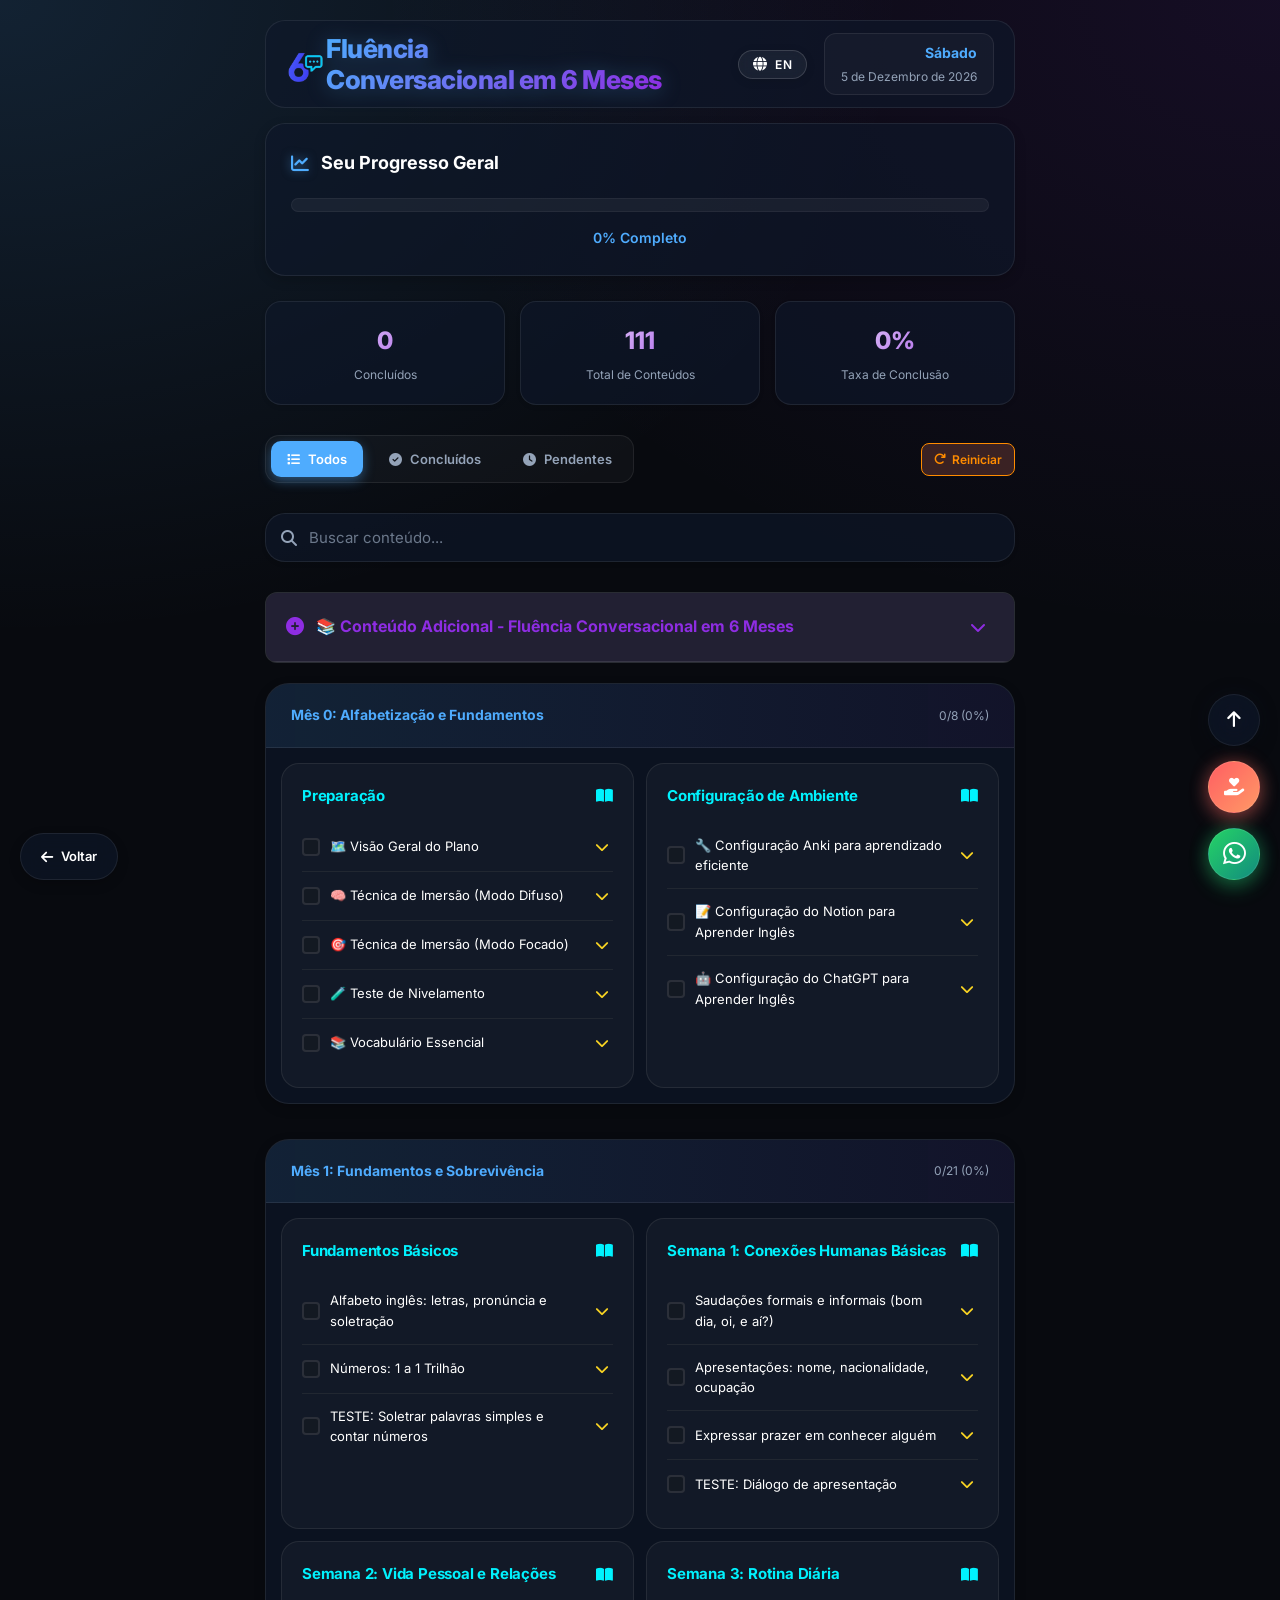
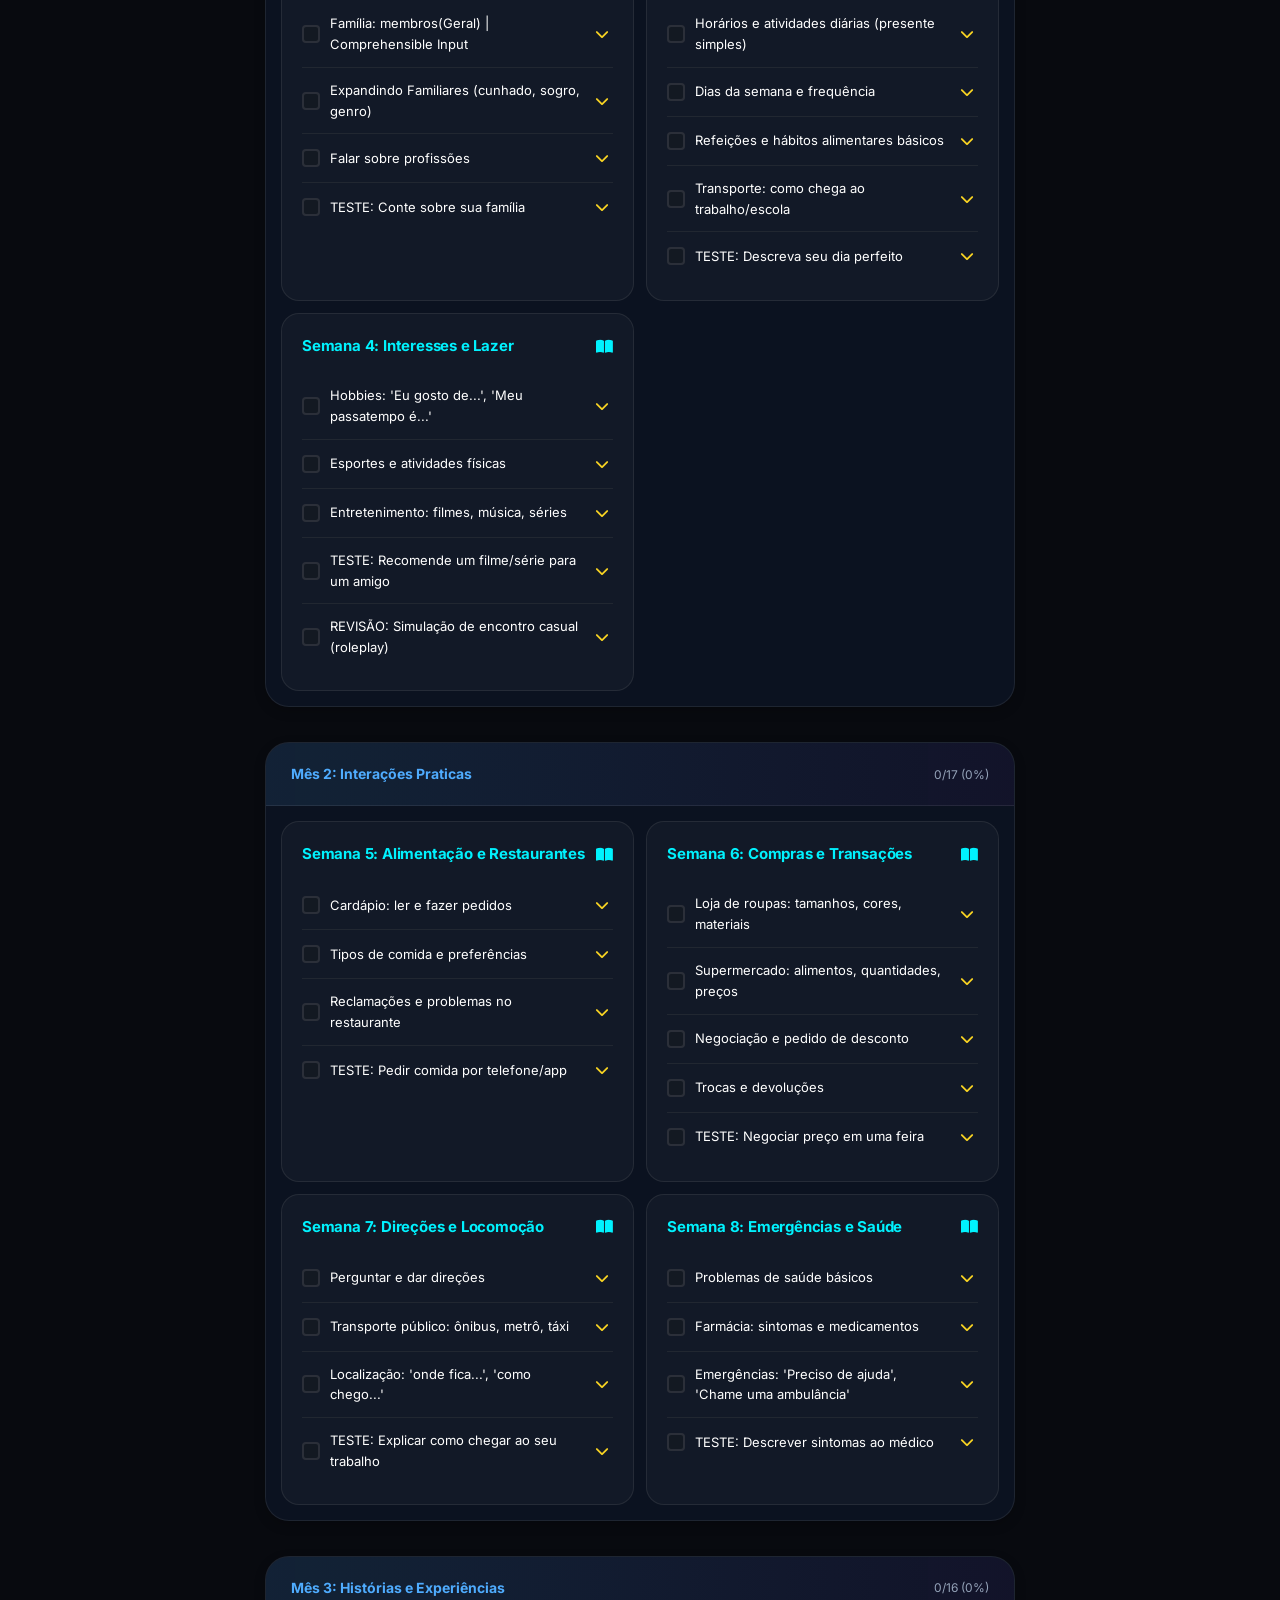
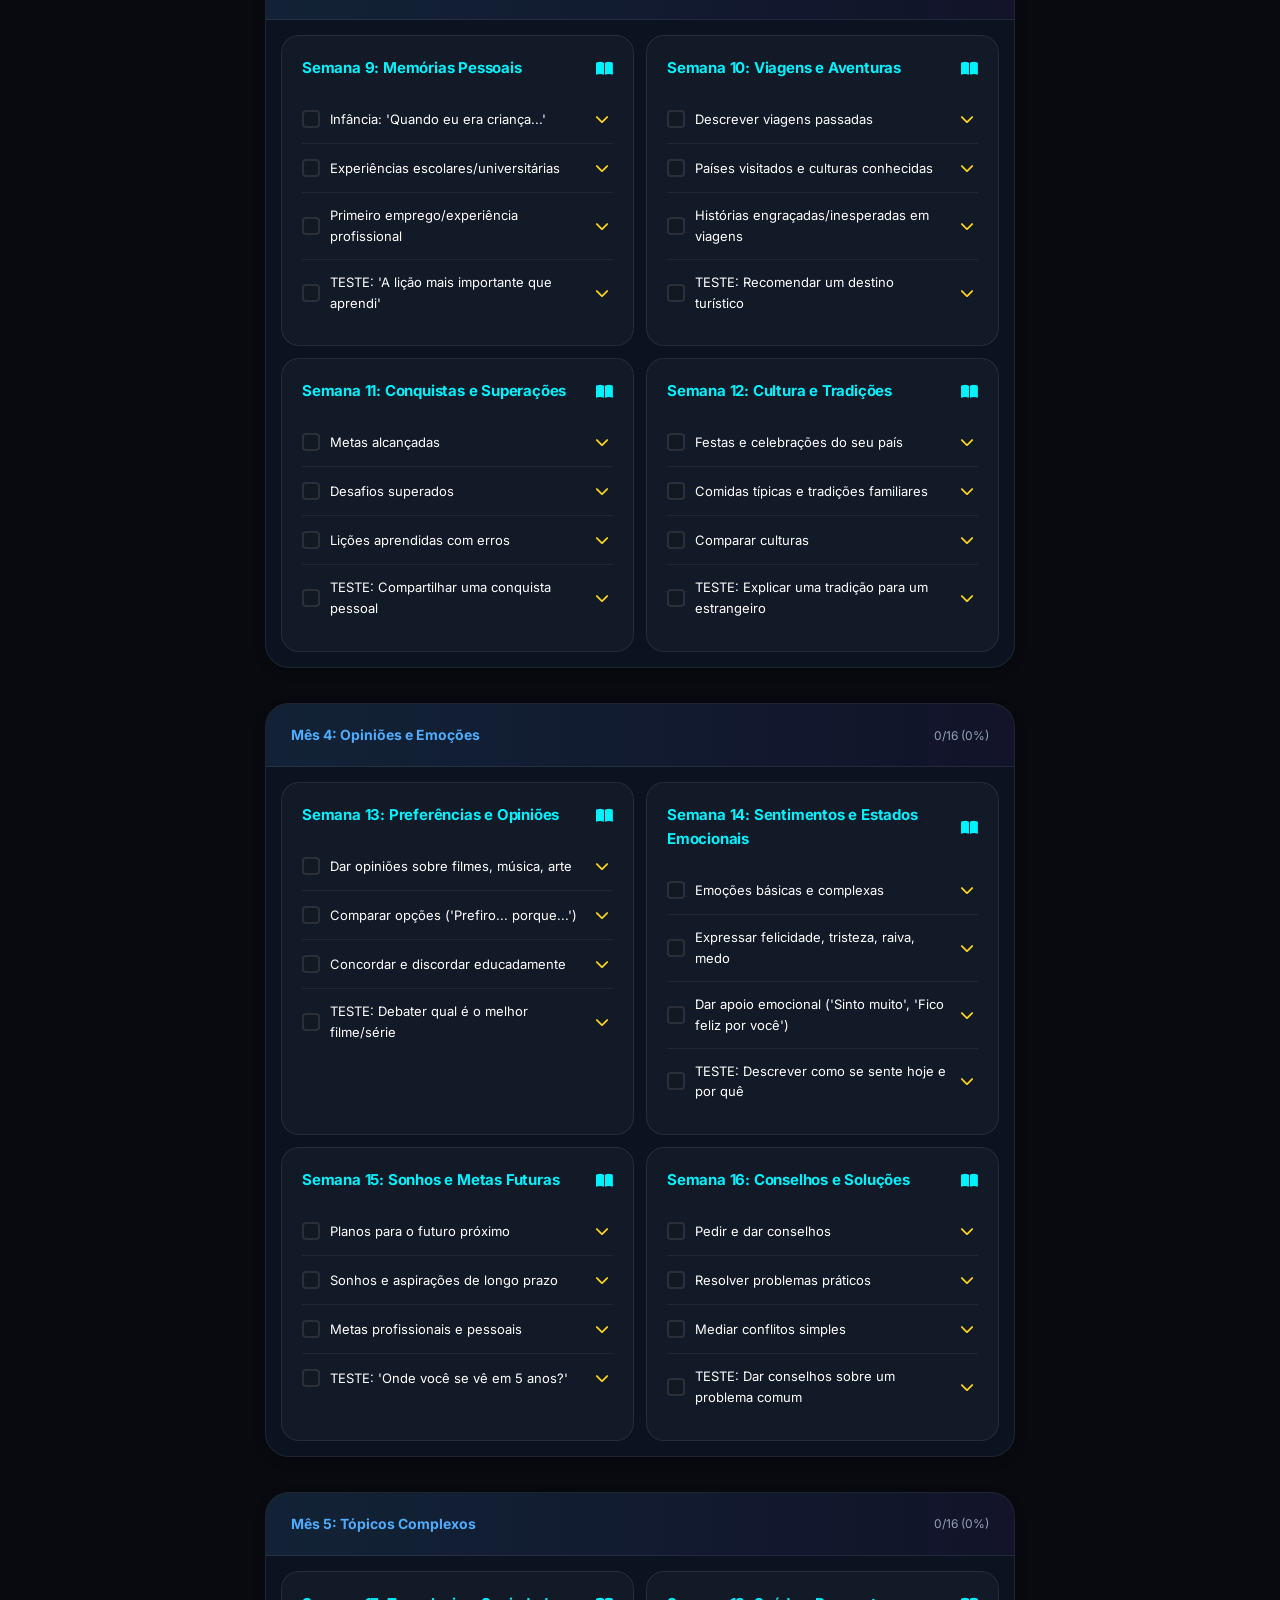
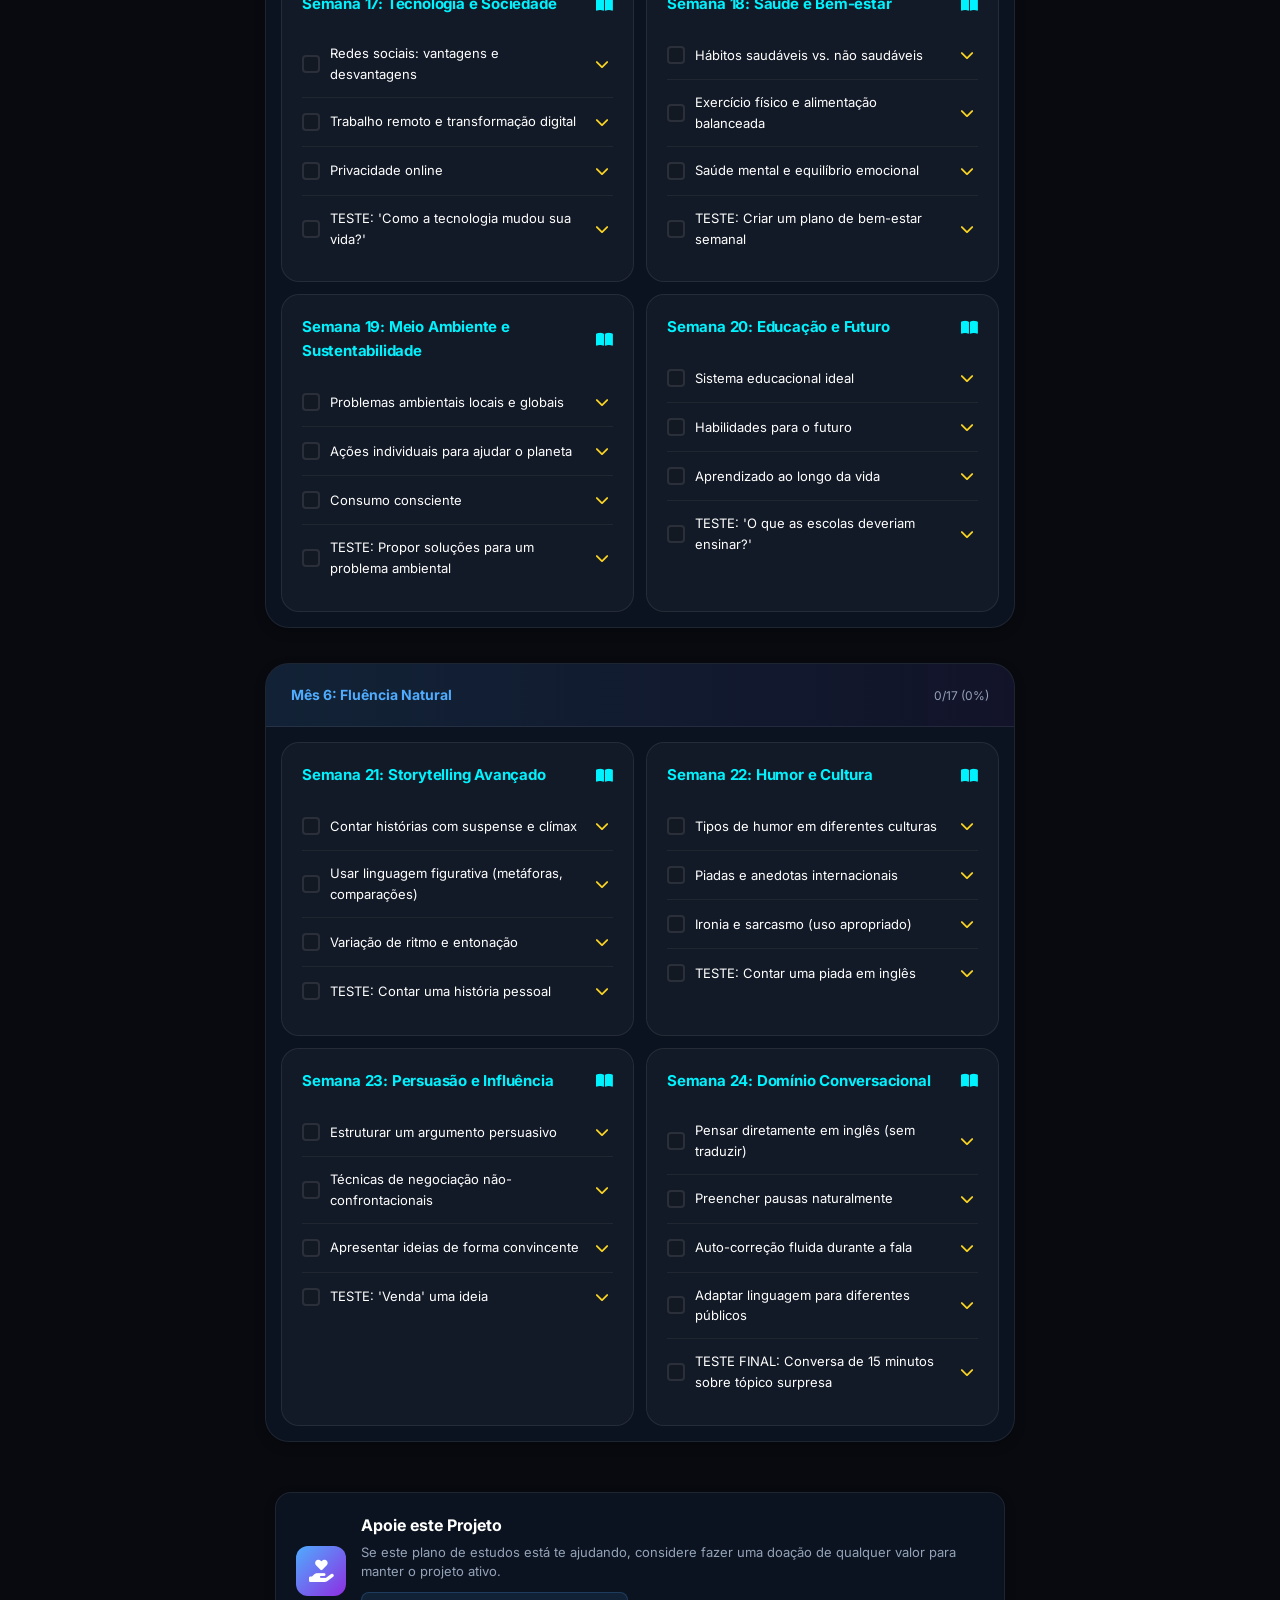
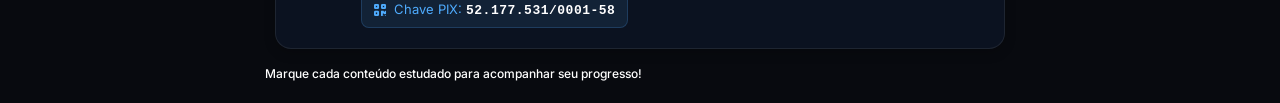
<file: index.html>
<!doctype html>
<html lang="pt-br">
  <head>
    <meta charset="UTF-8" />
    <meta name="viewport" content="width=device-width, initial-scale=1.0" />
    <title>Plano de Estudo de Inglês</title>
    <link rel="shortcut icon" href="icons/icon.ico" type="image/x-icon" />
    <link rel="preconnect" href="https://fonts.googleapis.com" />
    <link rel="preconnect" href="https://fonts.gstatic.com" crossorigin />
    <link
      href="https://fonts.googleapis.com/css2?family=Inter:wght@300;400;500;600;700;800&display=swap"
      rel="stylesheet"
    />
    <link
      rel="stylesheet"
      href="https://cdnjs.cloudflare.com/ajax/libs/font-awesome/6.4.0/css/all.min.css"
    />
    <link rel="stylesheet" href="css/d.css">
    <link rel="stylesheet" href="css/modules/main.css" />
    <!-- Adicione estas tags no <head> do 6meses.html -->
    <link rel="manifest" href="manifest.json" />
    <meta name="theme-color" content="#58a6ff" />
    <meta name="apple-mobile-web-app-capable" content="yes" />
    <meta
      name="apple-mobile-web-app-status-bar-style"
      content="black-translucent"
    />
    <meta name="apple-mobile-web-app-title" content="Inglês6Meses" />
    <link rel="apple-touch-icon" href="icons/icon-152x152.png" />
    <link
      rel="icon"
      type="image/png"
      sizes="192x192"
      href="icons/icon-192x192.png"
    />
    <meta name="msapplication-TileColor" content="#58a6ff" />
    <meta name="msapplication-TileImage" content="icons/icon-144x144.png" />
    <meta
      name="viewport"
      content="width=device-width, initial-scale=1, maximum-scale=1, user-scalable=no, viewport-fit=cover"
    />
    <style>
      html {
        scroll-behavior: smooth;
      }
    </style>
  </head>
  <body id="top">
    <div class="container">
      <!-- Header com data -->
      <div class="header">
        <div class="app-info">
          <div class="app-icon">
            <img src="icons/icon.ico" width="40" alt="" />
          </div>
          <h1 class="app-title">Fluência Conversacional <br> em 6 Meses</h1>
        </div>
        <div class="header-right">
          <div id="language-toggle-container"></div>
          <div class="date-info">
            <div class="current-day" id="currentDay">Segunda-feira</div>
            <div class="current-date" id="currentDate">
              21 de Dezembro de 2025
            </div>
          </div>
        </div>
      </div>

      <!-- Progresso Global -->
      <div class="progress-container">
        <h2 class="section-title">
          <i class="fas fa-chart-line"></i> Seu Progresso Geral
        </h2>
        <div class="progress-bar">
          <div class="progress" id="global-progress"></div>
        </div>
        <p class="progress-text" id="progress-text">0% Completo</p>
      </div>

      <!-- Estatísticas -->
      <div class="stats">
        <div class="stat-card">
          <div class="stat-number" id="contents-completed">0</div>
          <div class="stat-label">Concluídos</div>
        </div>
        <div class="stat-card">
          <div class="stat-number" id="total-contents">0</div>
          <div class="stat-label">Total de Conteúdos</div>
        </div>
        <div class="stat-card">
          <div class="stat-number" id="completion-rate">0%</div>
          <div class="stat-label">Taxa de Conclusão</div>
        </div>
      </div>

      <!-- Controles -->
      <div class="controls">
        <div class="filter-buttons">
          <button class="filter-btn active" data-filter="all">
            <i class="fas fa-list"></i> Todos
          </button>
          <button class="filter-btn" data-filter="completed">
            <i class="fas fa-check-circle"></i> Concluídos
          </button>
          <button class="filter-btn" data-filter="pending">
            <i class="fas fa-clock"></i> Pendentes
          </button>
        </div>
        <button class="reset-btn" id="reset-btn">
          <i class="fas fa-redo"></i> Reiniciar
        </button>
      </div>

      <!-- Campo de Busca -->
      <div class="search-container">
        <div class="search-box">
          <i class="fas fa-search search-icon"></i>
          <input
            type="text"
            id="search-input"
            class="search-input"
            data-i18n-placeholder="search.placeholder"
            autocomplete="off"
          />
          <button class="search-clear" id="search-clear" style="display: none">
            <i class="fas fa-times"></i>
          </button>
        </div>
        <div class="search-results-count" id="search-results"></div>
      </div>

      <!-- <div class="leveltest-container">
        <a href="test.html" class="leveltest-btn" id="leveltest-btn">
          <i class="fas fa-flask"></i> Teste de Nivelamento
        </a>
      </div> -->

      <!-- Container de Meses -->
      <div class="months-container" id="months-container">
        <!-- O JavaScript vai inserir:
            1. Primeiro: Os Conteúdos Adicionais (complementary-container)
            2. Depois: Os meses do plano de estudo
        -->
      </div>

      <!-- Doação PIX -->
      <div class="donation-container" id="donation-section">
        <div class="donation-card">
          <div class="donation-icon">
            <i class="fas fa-hand-holding-heart"></i>
          </div>
          <div class="donation-content">
            <h3>Apoie este Projeto</h3>
            <p>Se este plano de estudos está te ajudando, considere fazer uma doação de qualquer valor para manter o projeto ativo.</p>
            <div class="pix-badge">
              <i class="fas fa-qrcode"></i>
              <span>Chave PIX: <strong>52.177.531/0001-58</strong></span>
            </div>
          </div>
        </div>
      </div>


        <p style="margin-top: 15px; font-size: 12px; font-weight: 500">
          Marque cada conteúdo estudado para acompanhar seu progresso!
        </p>
      </div>
    </div>

    <!-- Botões Flutuantes -->
    <div class="floating-controls">
      <a href="#top" class="float-btn scroll-top" title="Voltar ao topo">
        <i class="fas fa-arrow-up"></i>
      </a>
      <a href="#donation-section" class="float-btn scroll-donation" title="Fazer uma doação">
        <i class="fas fa-hand-holding-heart"></i>
      </a>
      <a
        href="https://wa.me/5524992046467"
        target="_blank"
        class="float-btn whatsapp-float"
        title="Enviar mensagem no WhatsApp"
      >
        <i class="fab fa-whatsapp"></i>
      </a>
    </div>

    <a href="https://kaiquebazil.github.io/links/" class="back-button">
      <i class="fas fa-arrow-left"></i>
      <span>Voltar</span>
    </a>

    <!-- Importação dos scripts -->
    <script type="module" src="data/i18n.js"></script>
    <script type="module" src="data/dynamicTranslations.js"></script>
    <script type="module" src="js/languageManager.js"></script>
    <script type="module" src="js/6meses.js"></script>
    <script>
      // Inicializar o app quando a página carregar
      document.addEventListener("DOMContentLoaded", function () {
        window.pwaManager = new PWAManager();

        // Adicionar botão de compartilhar no footer
        addShareButton();
      });

      function addShareButton() {
        const footerLinks = document.querySelector(".footer-links");
        if (footerLinks && navigator.share) {
          const shareLink = document.createElement("a");
          shareLink.href = "#";
          shareLink.className = "footer-link";
          shareLink.innerHTML = '<i class="fas fa-share-alt"></i>';
          shareLink.onclick = function (e) {
            e.preventDefault();
            PWAManager.shareProgress();
          };
          footerLinks.appendChild(shareLink);
        }
      }
    </script>
  </body>
</html>
</file>
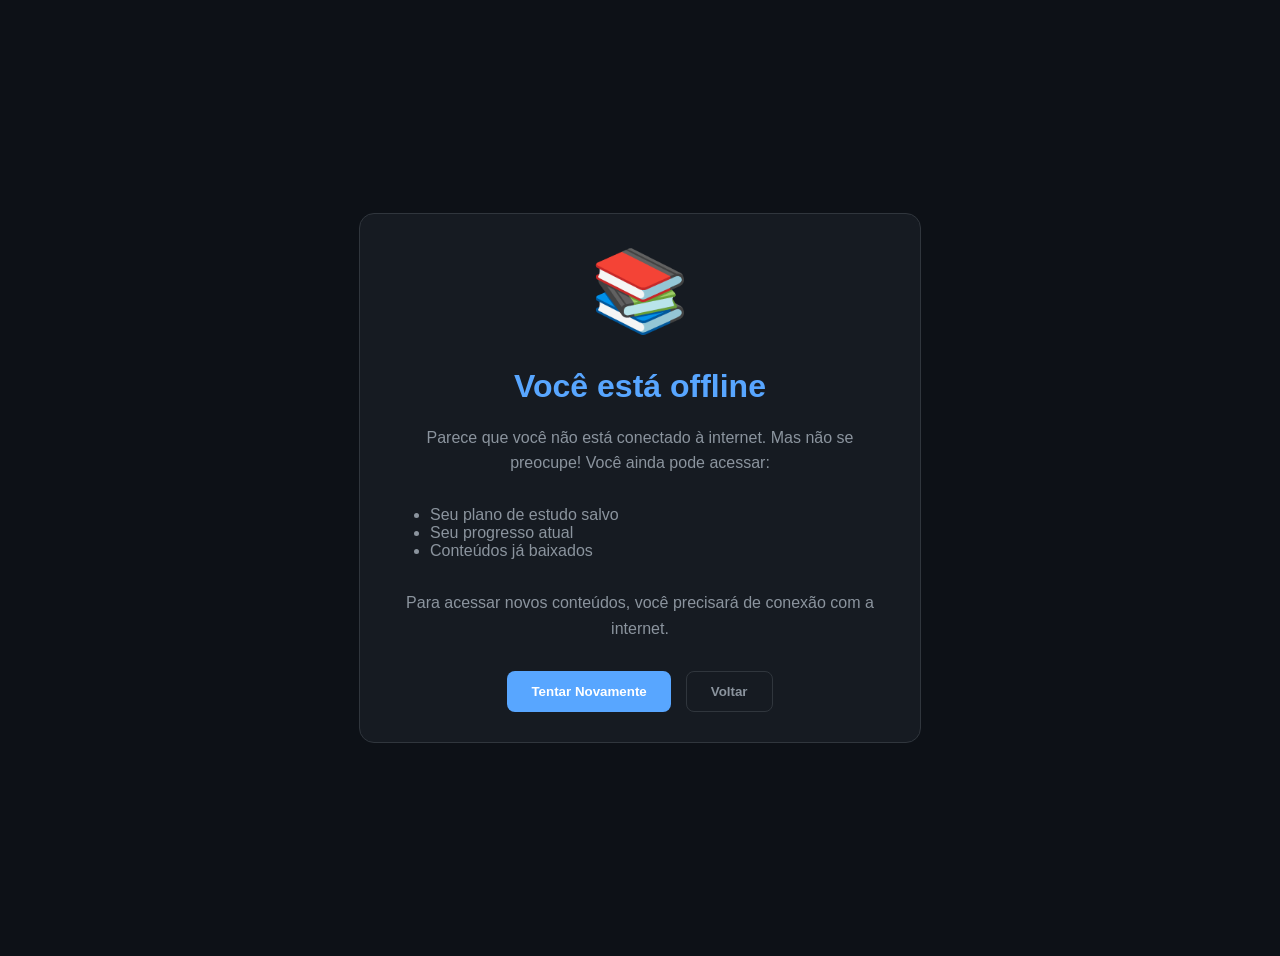
<file: offline.html>
<!DOCTYPE html>
<html lang="pt-br">
  <head>
    <meta charset="UTF-8" />
    <meta name="viewport" content="width=device-width, initial-scale=1.0" />
    <title>Modo Offline - Inglês em 6 Meses</title>
    <style>
      body {
        background: #0d1117;
        color: #f0f6fc;
        font-family: "Inter", sans-serif;
        display: flex;
        flex-direction: column;
        align-items: center;
        justify-content: center;
        height: 100vh;
        text-align: center;
        padding: 20px;
      }

      .offline-icon {
        font-size: 80px;
        color: #58a6ff;
        margin-bottom: 30px;
      }

      h1 {
        color: #58a6ff;
        margin-bottom: 20px;
      }

      p {
        color: #8b949e;
        margin-bottom: 30px;
        max-width: 500px;
        line-height: 1.6;
      }

      .offline-content {
        background: #161b22;
        padding: 30px;
        border-radius: 15px;
        border: 1px solid #30363d;
        max-width: 500px;
        width: 100%;
      }

      .offline-actions {
        display: flex;
        gap: 15px;
        justify-content: center;
        margin-top: 30px;
      }

      button {
        background: #58a6ff;
        color: white;
        border: none;
        padding: 12px 24px;
        border-radius: 8px;
        font-weight: 600;
        cursor: pointer;
        transition: all 0.3s ease;
      }

      button:hover {
        background: #4691f1;
        transform: translateY(-2px);
      }

      .secondary {
        background: transparent;
        border: 1px solid #30363d;
        color: #8b949e;
      }

      .secondary:hover {
        background: #21262d;
        color: #f0f6fc;
      }
    </style>
  </head>
  <body>
    <div class="offline-content">
      <div class="offline-icon">📚</div>
      <h1>Você está offline</h1>
      <p>
        Parece que você não está conectado à internet. Mas não se preocupe! Você
        ainda pode acessar:
      </p>

      <ul style="text-align: left; color: #8b949e; margin-bottom: 30px">
        <li>Seu plano de estudo salvo</li>
        <li>Seu progresso atual</li>
        <li>Conteúdos já baixados</li>
      </ul>

      <p>
        Para acessar novos conteúdos, você precisará de conexão com a internet.
      </p>

      <div class="offline-actions">
        <button onclick="window.location.reload()">Tentar Novamente</button>
        <button onclick="history.back()" class="secondary">Voltar</button>
      </div>
    </div>

    <script>
      // Verificar conexão periodicamente
      setInterval(() => {
        if (navigator.onLine) {
          window.location.href = "/6meses.html";
        }
      }, 5000);
    </script>
  </body>
</html>
</file>
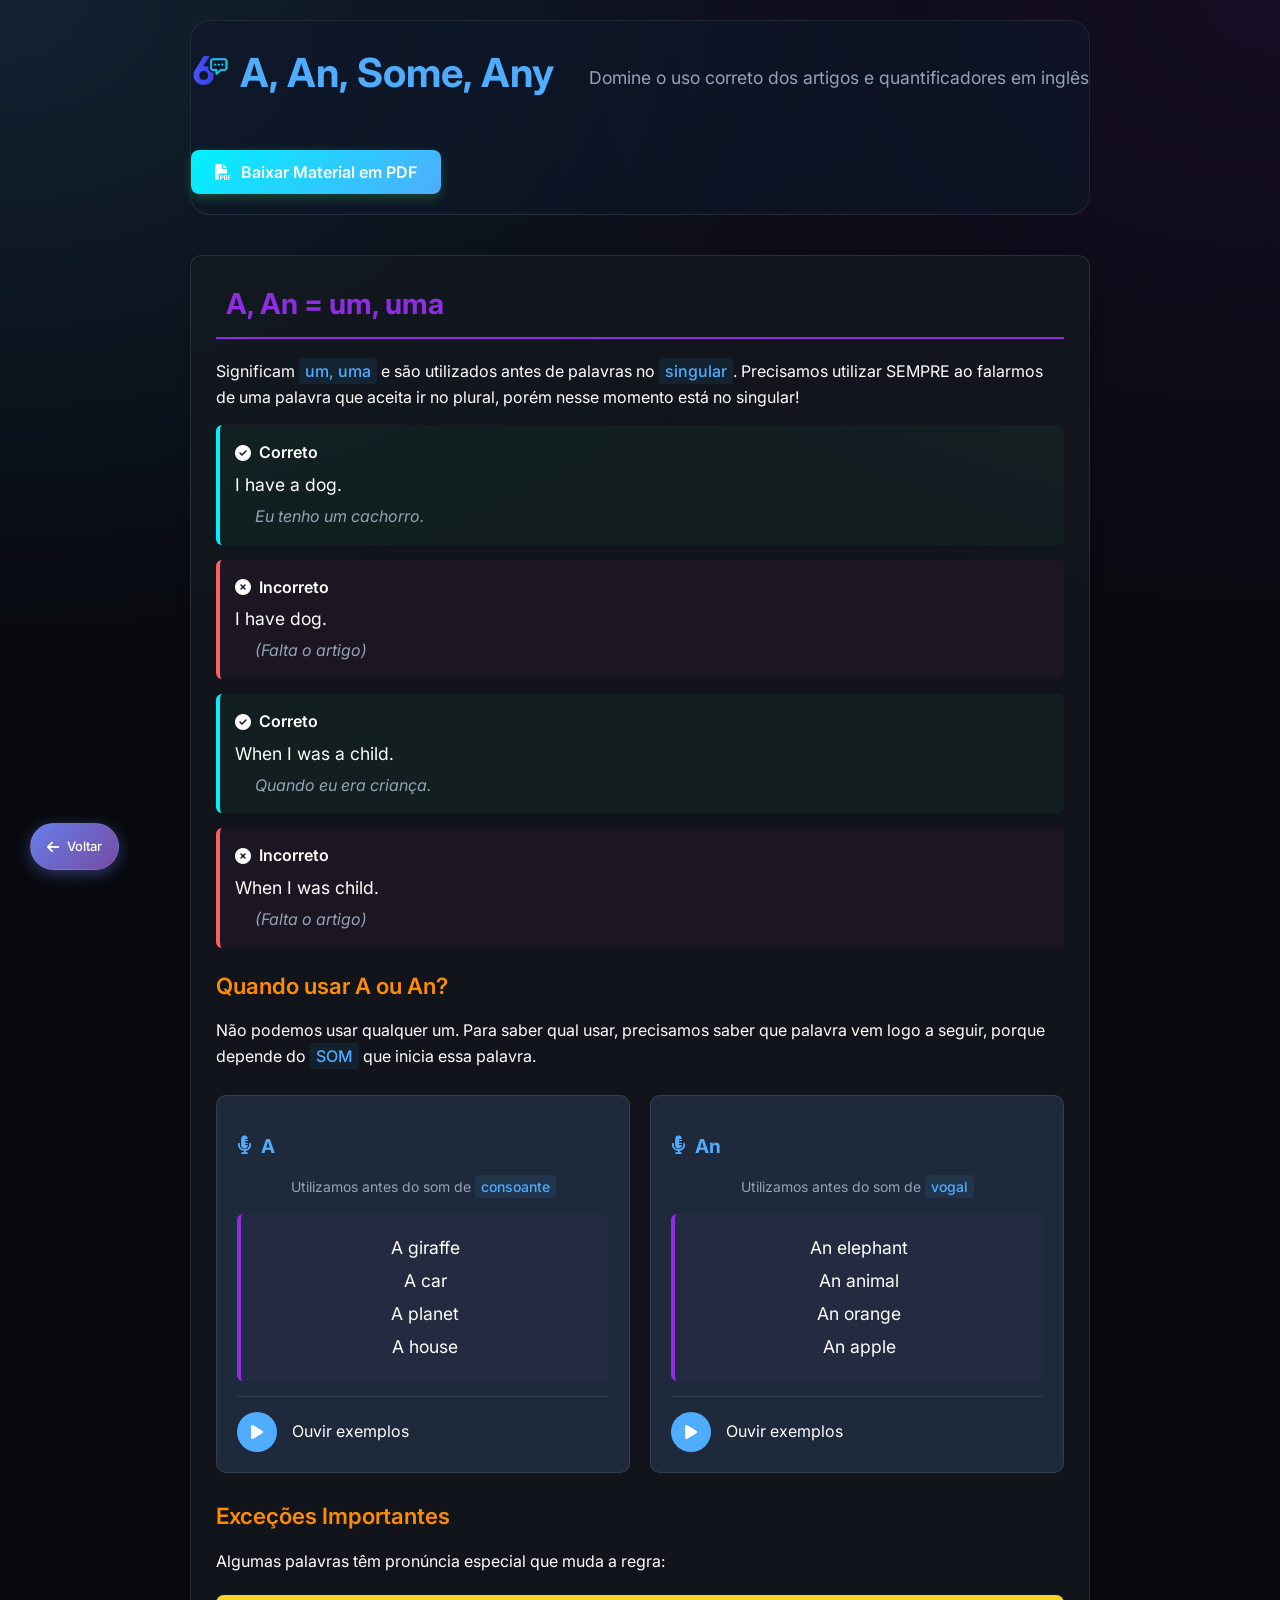
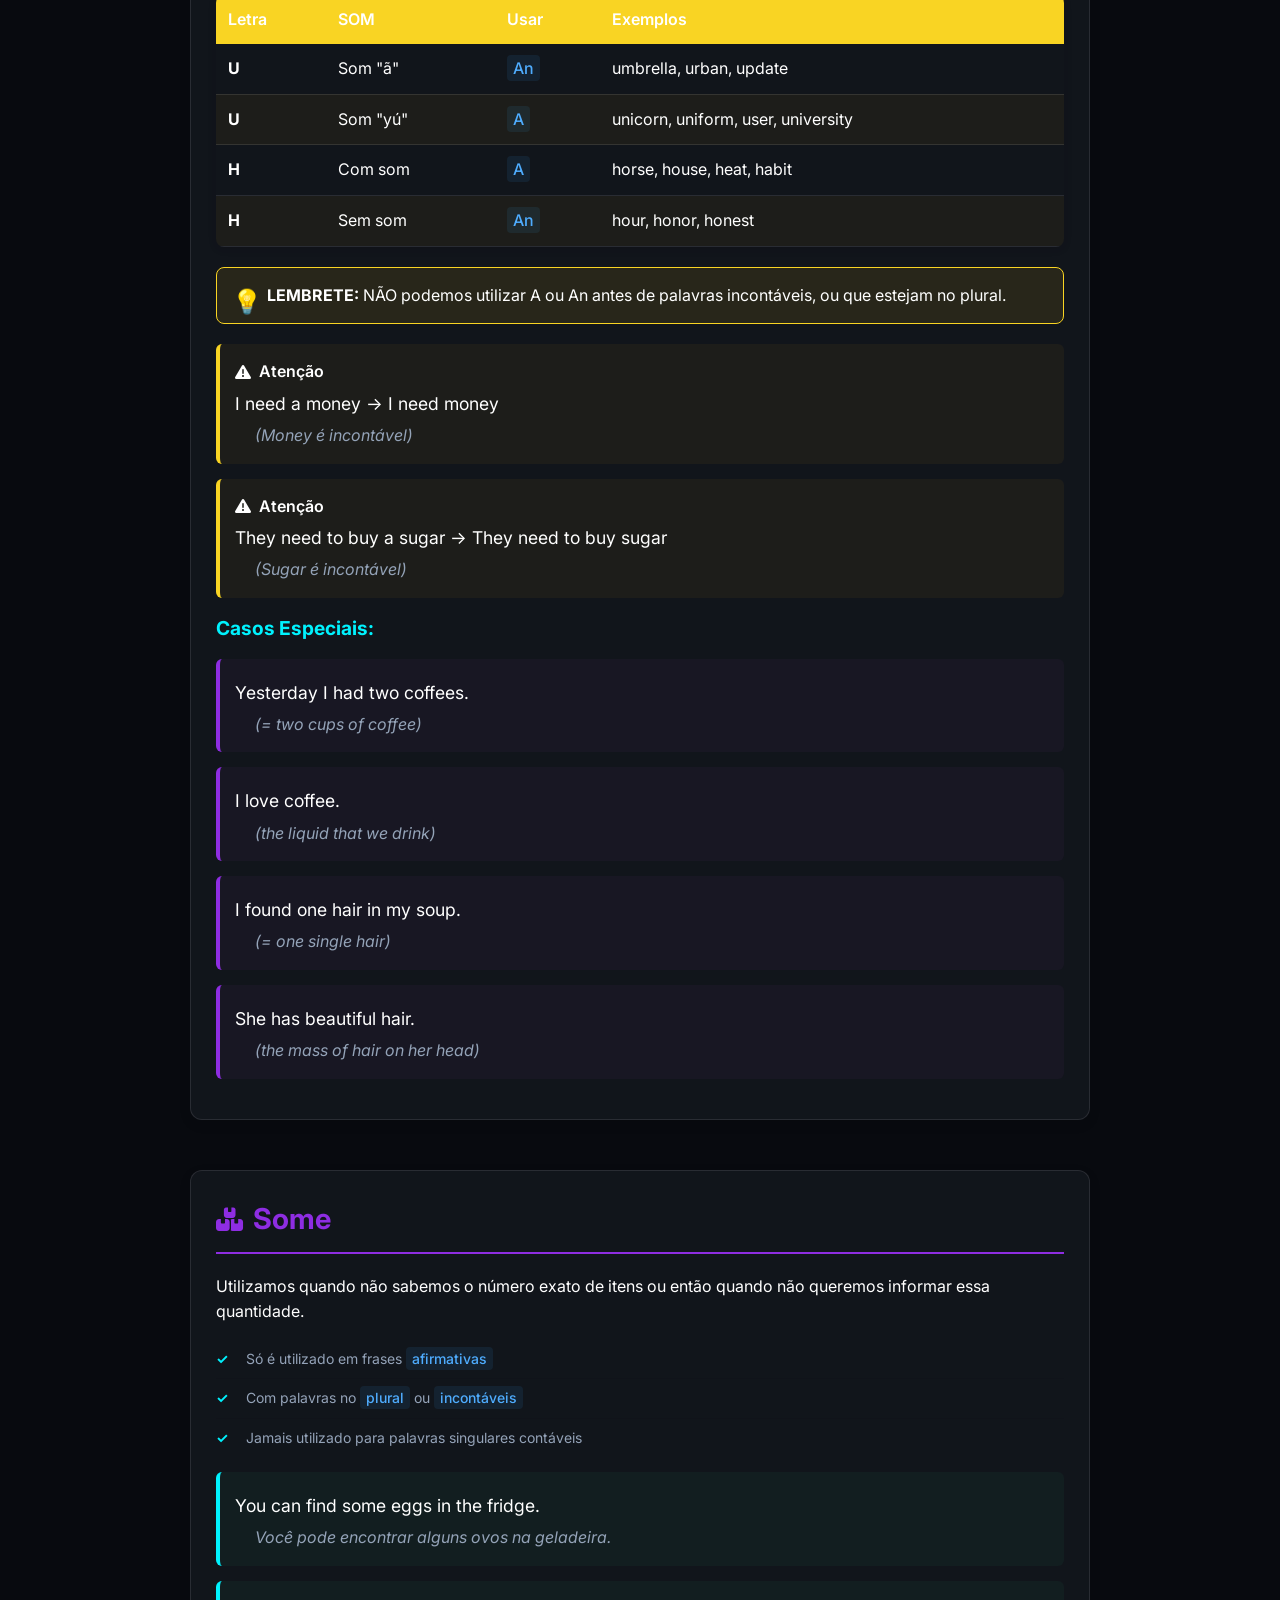
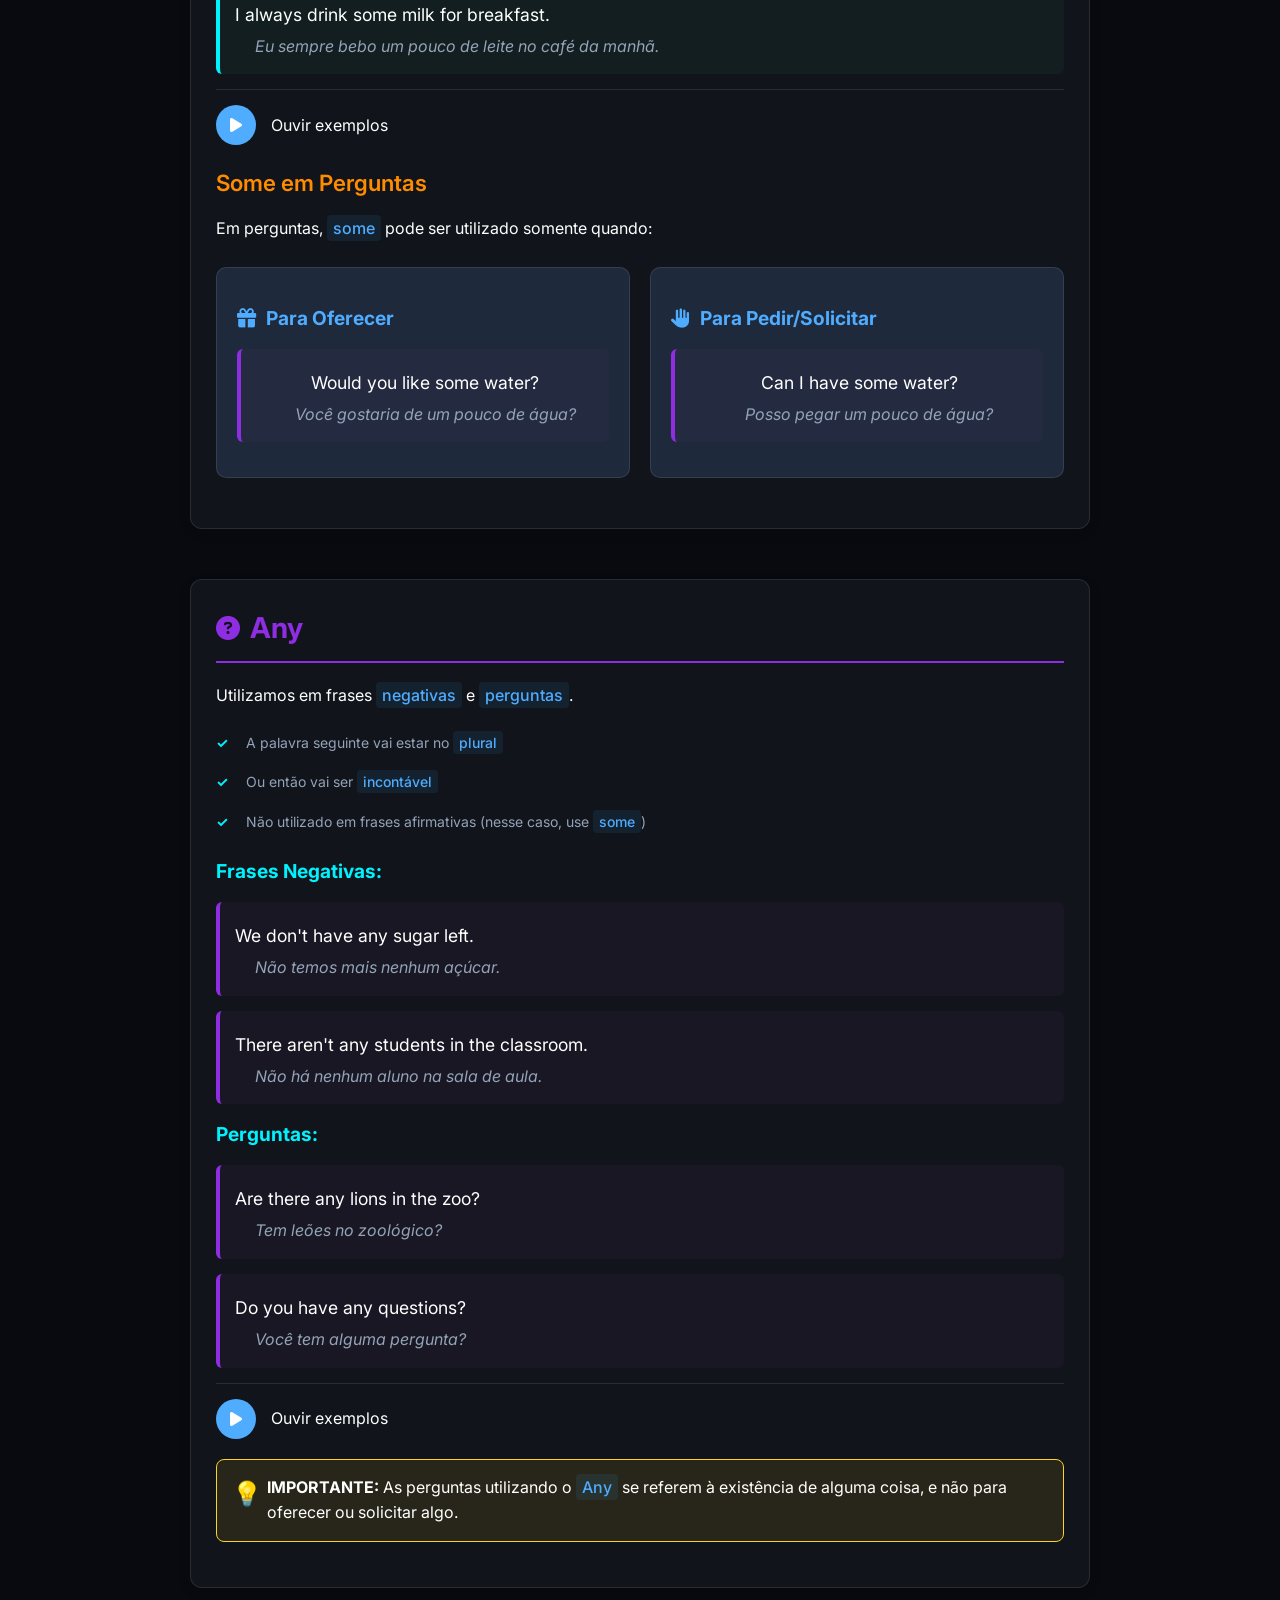
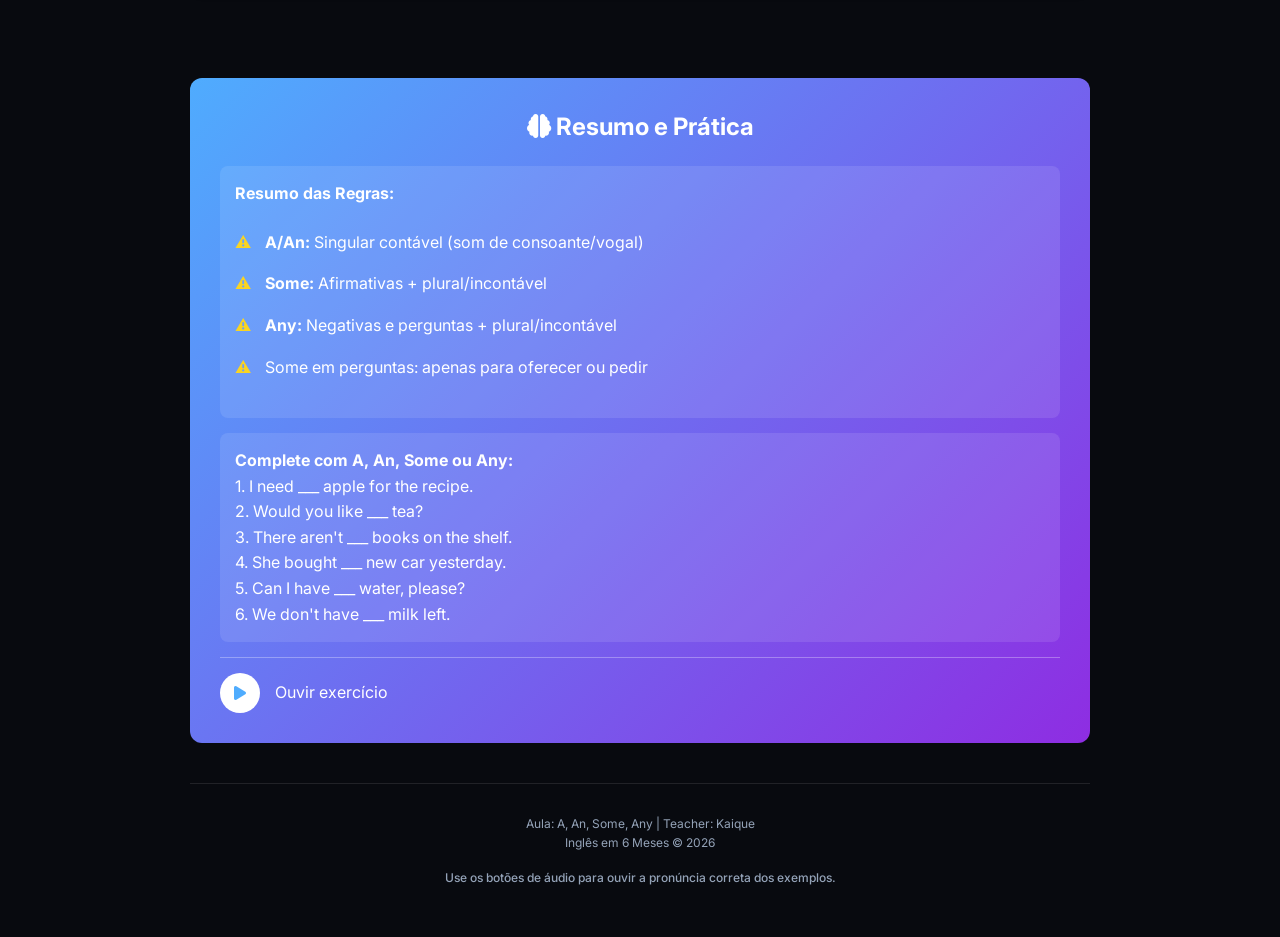
<file: pages/articles.html>
<!DOCTYPE html>
<html lang="pt-BR">
<head>
    <meta charset="UTF-8">
    <meta name="viewport" content="width=device-width, initial-scale=1.0">
    <title>Aula: A, An, Some, Any</title>
    <link rel="stylesheet" href="https://cdnjs.cloudflare.com/ajax/libs/font-awesome/6.4.0/css/all.min.css">
    <link href="https://fonts.googleapis.com/css2?family=Inter:wght@300;400;500;600;700&display=swap" rel="stylesheet">
    <link rel="stylesheet" href="../css/modules/main.css">
    <link rel="shortcut icon" href="../icons/icon.ico" type="image/x-icon">

    <style>



        /* ===== ANIMAÇÕES ===== */
        @keyframes containerEntrance {
            to {
                opacity: 1;
                transform: translateY(0);
            }
        }

        /* ===== CONTAINER PRINCIPAL ===== */
        .container {
            width: 100%;
            max-width: 900px;
            margin: 0 auto;
            opacity: 0;
            transform: translateY(20px);
            animation: containerEntrance 0.8s ease-out forwards;
        }

        /* ===== HEADER ===== */
        .header {
            text-align: center;
            margin-bottom: 40px;
            padding: 20px 0;
            border-bottom: 1px solid var(--border-color);
        }

        .header h1 {
            font-size: 2.5rem;
            margin-bottom: 10px;
            color: var(--accent-color);
            font-weight: 700;
        }

        .header p {
            color: var(--text-secondary);
            font-size: 1.1rem;
        }

        /* ===== BOTÕES DO HEADER ===== */
        .header-buttons {
            display: flex;
            justify-content: center;
            gap: 15px;
            flex-wrap: wrap;
            margin-top: 20px;
        }

        .download-btn {
            color: white;
            border: none;
            border-radius: 8px;
            padding: 12px 24px;
            font-size: 1rem;
            font-weight: 600;
            cursor: pointer;
            display: flex;
            align-items: center;
            gap: 10px;
            transition: all 0.3s ease;
            background: linear-gradient(135deg, var(--accent-green), var(--accent-color));
            box-shadow: 0 4px 12px rgba(63, 185, 80, 0.3);
        }

        .download-btn:hover {
            transform: translateY(-3px);
            box-shadow: 0 6px 18px rgba(63, 185, 80, 0.4);
        }

        /* ===== CONTEÚDO DA AULA ===== */
        .lesson-content {
            display: flex;
            flex-direction: column;
            gap: 30px;
        }

        /* ===== CARTÕES DE CONTEÚDO ===== */
        .content-card {
            background-color: var(--card-bg);
            border-radius: 12px;
            padding: 25px;
            border: 1px solid var(--border-color);
            box-shadow: 0 4px 12px rgba(0, 0, 0, 0.1);
            transition: transform 0.3s ease;
        }

        .content-card:hover {
            transform: translateY(-3px);
        }

        .content-card h2 {
            color: var(--accent-purple);
            margin-bottom: 20px;
            font-size: 1.8rem;
            display: flex;
            align-items: center;
            gap: 10px;
            border-bottom: 2px solid var(--accent-purple);
            padding-bottom: 10px;
        }

        .content-card h2 i {
            font-size: 1.5rem;
        }

        .content-card h3 {
            color: var(--accent-orange);
            margin: 20px 0 15px;
            font-size: 1.4rem;
        }

        .content-card h4 {
            color: var(--accent-green);
            margin: 15px 0 10px;
            font-size: 1.2rem;
        }

        /* ===== EXEMPLOS E NOTAS ===== */
        .example-box {
            background-color: rgba(155, 89, 182, 0.05);
            border-left: 4px solid var(--accent-purple);
            border-radius: 6px;
            padding: 15px;
            margin: 15px 0;
        }

        .example-box.correct {
            border-left-color: var(--accent-green);
            background-color: rgba(46, 204, 113, 0.05);
        }

        .example-box.incorrect {
            border-left-color: var(--accent-pink);
            background-color: rgba(232, 67, 147, 0.05);
        }

        .example-box.warning {
            border-left-color: var(--accent-yellow);
            background-color: rgba(241, 196, 15, 0.05);
        }

        .example-title {
            font-weight: 600;
            margin-bottom: 5px;
            display: flex;
            align-items: center;
            gap: 8px;
        }

        .example-text {
            font-size: 1.1rem;
            margin: 5px 0;
        }

        .example-translation {
            color: var(--text-secondary);
            font-style: italic;
            margin-top: 5px;
            padding-left: 20px;
        }

        /* ===== LISTAS ===== */
        .usage-list {
            list-style-type: none;
            padding: 0;
            margin: 15px 0;
        }

        .usage-list li {
            padding: 8px 0;
            padding-left: 30px;
            position: relative;
            border-bottom: 1px solid rgba(0, 0, 0, 0.05);
        }

        .usage-list li:before {
            content: "✓";
            position: absolute;
            left: 0;
            color: var(--accent-green);
            font-weight: bold;
        }

        .warning-list {
            list-style-type: none;
            padding: 0;
            margin: 15px 0;
        }

        .warning-list li {
            padding: 8px 0;
            padding-left: 30px;
            position: relative;
        }

        .warning-list li:before {
            content: "⚠";
            position: absolute;
            left: 0;
            color: var(--accent-yellow);
            font-weight: bold;
        }

        /* ===== TABELA DE EXCEÇÕES ===== */
        .exceptions-table {
            width: 100%;
            border-collapse: collapse;
            margin: 20px 0;
            border-radius: 8px;
            overflow: hidden;
            box-shadow: 0 2px 8px rgba(0, 0, 0, 0.1);
        }

        .exceptions-table th {
            background-color: var(--accent-yellow);
            color: white;
            padding: 12px;
            text-align: left;
            font-weight: 600;
        }

        .exceptions-table td {
            padding: 12px;
            border-bottom: 1px solid var(--border-color);
        }

        .exceptions-table tr:nth-child(even) {
            background-color: rgba(241, 196, 15, 0.05);
        }

        .exceptions-table tr:hover {
            background-color: rgba(241, 196, 15, 0.1);
        }

        /* ===== REGRAS DE USO ===== */
        .rules-container {
            display: grid;
            grid-template-columns: repeat(auto-fit, minmax(300px, 1fr));
            gap: 20px;
            margin: 25px 0;
        }

        .rule-card {
            /* background: linear-gradient(135deg, #f8f9fa 0%, #e9ecef 100%); */
            border-radius: 10px;
            padding: 20px;
            border: 1px solid var(--border-color);
        }

        .rule-card h4 {
            color: var(--accent-color);
            margin-bottom: 15px;
            display: flex;
            align-items: center;
            gap: 10px;
        }

        /* ===== DESTAQUES ===== */
        .highlight {
            background-color: rgba(52, 152, 219, 0.1);
            border-radius: 4px;
            padding: 3px 6px;
            font-weight: 500;
            color: var(--accent-color);
        }

        .important-note {
            background-color: rgba(241, 196, 15, 0.1);
            border: 1px solid var(--accent-yellow);
            border-radius: 8px;
            padding: 15px;
            margin: 20px 0;
            position: relative;
            padding-left: 50px;
        }

        .important-note:before {
            content: "💡";
            position: absolute;
            left: 15px;
            top: 15px;
            font-size: 1.5rem;
        }

        /* ===== ÁUDIO CONTROLS ===== */
        .audio-controls {
            display: flex;
            align-items: center;
            gap: 15px;
            margin-top: 15px;
            padding-top: 15px;
            border-top: 1px solid var(--border-color);
        }

        .play-button {
            background-color: var(--accent-color);
            color: white;
            border: none;
            border-radius: 50%;
            width: 40px;
            height: 40px;
            display: flex;
            align-items: center;
            justify-content: center;
            cursor: pointer;
            transition: all 0.3s ease;
            font-size: 1rem;
        }

        .play-button:hover {
            background-color: var(--accent-purple);
            transform: scale(1.1);
        }

        .play-button.playing {
            background-color: var(--accent-pink);
        }

        /* ===== EXERCÍCIOS ===== */
        .exercises {
            background: linear-gradient(135deg, var(--accent-color), var(--accent-purple));
            border-radius: 12px;
            padding: 30px;
            margin-top: 40px;
            color: white;
        }

        .exercises h2 {
            color: white;
            margin-bottom: 20px;
            text-align: center;
        }

        .exercise-item {
            background-color: rgba(255, 255, 255, 0.1);
            border-radius: 8px;
            padding: 15px;
            margin-bottom: 15px;
        }

        /* ===== FOOTER ===== */
        .footer {
            text-align: center;
            font-size: 12px;
            color: var(--text-secondary);
            padding: 30px 20px;
            margin-top: 40px;
            border-top: 1px solid var(--border-color);
        }

        .social-links {
            display: flex;
            justify-content: center;
            gap: 20px;
            margin: 15px 0;
        }

        .social-link {
            color: var(--accent-color);
            text-decoration: none;
            font-weight: 500;
            transition: color 0.3s ease;
        }

        .social-link:hover {
            color: var(--accent-purple);
        }

        /* ===== BOTÃO VOLTAR ===== */
        .back-button {
            position: fixed;
            bottom: 30px;
            left: 30px;
            display: flex;
            align-items: center;
            gap: 8px;
            padding: 12px 16px;
            background: linear-gradient(135deg, #667eea 0%, #764ba2 100%);
            color: white;
            text-decoration: none;
            border-radius: 50px;
            box-shadow: 0 4px 15px rgba(102, 126, 234, 0.4);
            font-weight: 500;
            transition: all 0.3s ease;
            z-index: 100;
        }

        .back-button:hover {
            transform: translateY(-3px);
            box-shadow: 0 6px 20px rgba(102, 126, 234, 0.6);
        }

        /* ===== RESPONSIVIDADE ===== */
        @media (max-width: 768px) {
            .container {
                padding: 0 10px;
            }

            .header h1 {
                font-size: 2rem;
            }

            .content-card {
                padding: 20px;
            }

            .rules-container {
                grid-template-columns: 1fr;
            }

            .exceptions-table {
                font-size: 0.9rem;
            }

            .exceptions-table th,
            .exceptions-table td {
                padding: 8px;
            }

            .back-button {
                bottom: 20px;
                left: 20px;
                padding: 10px 14px;
                font-size: 0.9rem;
            }
        }

        @media (max-width: 480px) {
            body {
                padding: 15px 10px;
            }

            .header h1 {
                font-size: 1.8rem;
            }

            .content-card h2 {
                font-size: 1.5rem;
            }

            .header-buttons {
                flex-direction: column;
                align-items: center;
            }

            .download-btn {
                width: 100%;
                max-width: 300px;
                justify-content: center;
            }
        }
    </style>
</head>
<body>
    <div class="container">
        <header class="header">
            <h1><img src="../icons/icon.ico" width="40" alt=""> A, An, Some, Any</h1>
            <p>Domine o uso correto dos artigos e quantificadores em inglês</p>

            <div class="header-buttons">
                <button class="download-btn" id="downloadPDF">
                    <i class="fas fa-file-pdf"></i> Baixar Material em PDF
                </button>
            </div>
        </header>

        <main class="lesson-content">
            <!-- Seção: A, An -->
            <section class="content-card">
                <h2><i class="fas fa-article"></i> A, An = um, uma</h2>
                
                <p>Significam <span class="highlight">um, uma</span> e são utilizados antes de palavras no <span class="highlight">singular</span>. Precisamos utilizar SEMPRE ao falarmos de uma palavra que aceita ir no plural, porém nesse momento está no singular!</p>

                <div class="example-box correct">
                    <div class="example-title"><i class="fas fa-check-circle"></i> Correto</div>
                    <div class="example-text">I have a dog.</div>
                    <div class="example-translation">Eu tenho um cachorro.</div>
                </div>

                <div class="example-box incorrect">
                    <div class="example-title"><i class="fas fa-times-circle"></i> Incorreto</div>
                    <div class="example-text">I have dog.</div>
                    <div class="example-translation">(Falta o artigo)</div>
                </div>

                <div class="example-box correct">
                    <div class="example-title"><i class="fas fa-check-circle"></i> Correto</div>
                    <div class="example-text">When I was a child.</div>
                    <div class="example-translation">Quando eu era criança.</div>
                </div>

                <div class="example-box incorrect">
                    <div class="example-title"><i class="fas fa-times-circle"></i> Incorreto</div>
                    <div class="example-text">When I was child.</div>
                    <div class="example-translation">(Falta o artigo)</div>
                </div>

                <h3>Quando usar A ou An?</h3>
                <p>Não podemos usar qualquer um. Para saber qual usar, precisamos saber que palavra vem logo a seguir, porque depende do <span class="highlight">SOM</span> que inicia essa palavra.</p>

                <div class="rules-container">
                    <div class="rule-card">
                        <h4><i class="fas fa-microphone-alt"></i> A</h4>
                        <p>Utilizamos antes do som de <span class="highlight">consoante</span></p>
                        <div class="example-box">
                            <div class="example-text">A giraffe</div>
                            <div class="example-text">A car</div>
                            <div class="example-text">A planet</div>
                            <div class="example-text">A house</div>
                        </div>
                        <div class="audio-controls">
                            <button class="play-button" data-text="A giraffe, a car, a planet, a house">
                                <i class="fas fa-play"></i>
                            </button>
                            <span>Ouvir exemplos</span>
                        </div>
                    </div>

                    <div class="rule-card">
                        <h4><i class="fas fa-microphone-alt"></i> An</h4>
                        <p>Utilizamos antes do som de <span class="highlight">vogal</span></p>
                        <div class="example-box">
                            <div class="example-text">An elephant</div>
                            <div class="example-text">An animal</div>
                            <div class="example-text">An orange</div>
                            <div class="example-text">An apple</div>
                        </div>
                        <div class="audio-controls">
                            <button class="play-button" data-text="An elephant, an animal, an orange, an apple">
                                <i class="fas fa-play"></i>
                            </button>
                            <span>Ouvir exemplos</span>
                        </div>
                    </div>
                </div>

                <h3>Exceções Importantes</h3>
                <p>Algumas palavras têm pronúncia especial que muda a regra:</p>

                <table class="exceptions-table">
                    <thead>
                        <tr>
                            <th>Letra</th>
                            <th>SOM</th>
                            <th>Usar</th>
                            <th>Exemplos</th>
                        </tr>
                    </thead>
                    <tbody>
                        <tr>
                            <td><strong>U</strong></td>
                            <td>Som "ã"</td>
                            <td><span class="highlight">An</span></td>
                            <td>umbrella, urban, update</td>
                        </tr>
                        <tr>
                            <td><strong>U</strong></td>
                            <td>Som "yú"</td>
                            <td><span class="highlight">A</span></td>
                            <td>unicorn, uniform, user, university</td>
                        </tr>
                        <tr>
                            <td><strong>H</strong></td>
                            <td>Com som</td>
                            <td><span class="highlight">A</span></td>
                            <td>horse, house, heat, habit</td>
                        </tr>
                        <tr>
                            <td><strong>H</strong></td>
                            <td>Sem som</td>
                            <td><span class="highlight">An</span></td>
                            <td>hour, honor, honest</td>
                        </tr>
                    </tbody>
                </table>

                <div class="important-note">
                    <strong>LEMBRETE:</strong> NÃO podemos utilizar A ou An antes de palavras incontáveis, ou que estejam no plural.
                </div>

                <div class="example-box warning">
                    <div class="example-title"><i class="fas fa-exclamation-triangle"></i> Atenção</div>
                    <div class="example-text">I need a money → I need money</div>
                    <div class="example-translation">(Money é incontável)</div>
                </div>

                <div class="example-box warning">
                    <div class="example-title"><i class="fas fa-exclamation-triangle"></i> Atenção</div>
                    <div class="example-text">They need to buy a sugar → They need to buy sugar</div>
                    <div class="example-translation">(Sugar é incontável)</div>
                </div>

                <h4>Casos Especiais:</h4>
                <div class="example-box">
                    <div class="example-text">Yesterday I had two coffees.</div>
                    <div class="example-translation">(= two cups of coffee)</div>
                </div>

                <div class="example-box">
                    <div class="example-text">I love coffee.</div>
                    <div class="example-translation">(the liquid that we drink)</div>
                </div>

                <div class="example-box">
                    <div class="example-text">I found one hair in my soup.</div>
                    <div class="example-translation">(= one single hair)</div>
                </div>

                <div class="example-box">
                    <div class="example-text">She has beautiful hair.</div>
                    <div class="example-translation">(the mass of hair on her head)</div>
                </div>
            </section>

            <!-- Seção: Some -->
            <section class="content-card">
                <h2><i class="fas fa-boxes"></i> Some</h2>
                
                <p>Utilizamos quando não sabemos o número exato de itens ou então quando não queremos informar essa quantidade.</p>

                <ul class="usage-list">
                    <li>Só é utilizado em frases <span class="highlight">afirmativas</span></li>
                    <li>Com palavras no <span class="highlight">plural</span> ou <span class="highlight">incontáveis</span></li>
                    <li>Jamais utilizado para palavras singulares contáveis</li>
                </ul>

                <div class="example-box correct">
                    <div class="example-text">You can find some eggs in the fridge.</div>
                    <div class="example-translation">Você pode encontrar alguns ovos na geladeira.</div>
                </div>

                <div class="example-box correct">
                    <div class="example-text">I always drink some milk for breakfast.</div>
                    <div class="example-translation">Eu sempre bebo um pouco de leite no café da manhã.</div>
                </div>

                <div class="audio-controls">
                    <button class="play-button" data-text="You can find some eggs in the fridge. I always drink some milk for breakfast.">
                        <i class="fas fa-play"></i>
                    </button>
                    <span>Ouvir exemplos</span>
                </div>

                <h3>Some em Perguntas</h3>
                <p>Em perguntas, <span class="highlight">some</span> pode ser utilizado somente quando:</p>

                <div class="rules-container">
                    <div class="rule-card">
                        <h4><i class="fas fa-gift"></i> Para Oferecer</h4>
                        <div class="example-box">
                            <div class="example-text">Would you like some water?</div>
                            <div class="example-translation">Você gostaria de um pouco de água?</div>
                        </div>
                    </div>

                    <div class="rule-card">
                        <h4><i class="fas fa-hand-paper"></i> Para Pedir/Solicitar</h4>
                        <div class="example-box">
                            <div class="example-text">Can I have some water?</div>
                            <div class="example-translation">Posso pegar um pouco de água?</div>
                        </div>
                    </div>
                </div>
            </section>

            <!-- Seção: Any -->
            <section class="content-card">
                <h2><i class="fas fa-question-circle"></i> Any</h2>
                
                <p>Utilizamos em frases <span class="highlight">negativas</span> e <span class="highlight">perguntas</span>.</p>

                <ul class="usage-list">
                    <li>A palavra seguinte vai estar no <span class="highlight">plural</span></li>
                    <li>Ou então vai ser <span class="highlight">incontável</span></li>
                    <li>Não utilizado em frases afirmativas (nesse caso, use <span class="highlight">some</span>)</li>
                </ul>

                <h4>Frases Negativas:</h4>
                <div class="example-box">
                    <div class="example-text">We don't have any sugar left.</div>
                    <div class="example-translation">Não temos mais nenhum açúcar.</div>
                </div>

                <div class="example-box">
                    <div class="example-text">There aren't any students in the classroom.</div>
                    <div class="example-translation">Não há nenhum aluno na sala de aula.</div>
                </div>

                <h4>Perguntas:</h4>
                <div class="example-box">
                    <div class="example-text">Are there any lions in the zoo?</div>
                    <div class="example-translation">Tem leões no zoológico?</div>
                </div>

                <div class="example-box">
                    <div class="example-text">Do you have any questions?</div>
                    <div class="example-translation">Você tem alguma pergunta?</div>
                </div>

                <div class="audio-controls">
                    <button class="play-button" data-text="We don't have any sugar left. Are there any lions in the zoo? Do you have any questions?">
                        <i class="fas fa-play"></i>
                    </button>
                    <span>Ouvir exemplos</span>
                </div>

                <div class="important-note">
                    <strong>IMPORTANTE:</strong> As perguntas utilizando o <span class="highlight">Any</span> se referem à existência de alguma coisa, e não para oferecer ou solicitar algo.
                </div>
            </section>

            <!-- Seção: Resumo e Exercícios -->
            <section class="exercises">
                <h2><i class="fas fa-brain"></i> Resumo e Prática</h2>

                <div class="exercise-item">
                    <h4>Resumo das Regras:</h4>
                    <ul class="warning-list">
                        <li><strong>A/An:</strong> Singular contável (som de consoante/vogal)</li>
                        <li><strong>Some:</strong> Afirmativas + plural/incontável</li>
                        <li><strong>Any:</strong> Negativas e perguntas + plural/incontável</li>
                        <li>Some em perguntas: apenas para oferecer ou pedir</li>
                    </ul>
                </div>

                <div class="exercise-item">
                    <h4>Complete com A, An, Some ou Any:</h4>
                    <p>1. I need ___ apple for the recipe.</p>
                    <p>2. Would you like ___ tea?</p>
                    <p>3. There aren't ___ books on the shelf.</p>
                    <p>4. She bought ___ new car yesterday.</p>
                    <p>5. Can I have ___ water, please?</p>
                    <p>6. We don't have ___ milk left.</p>
                </div>

                <div class="audio-controls" style="border-color: rgba(255,255,255,0.3);">
                    <button class="play-button" data-text="Complete the sentences with A, An, Some or Any. I need an apple for the recipe. Would you like some tea? There aren't any books on the shelf. She bought a new car yesterday. Can I have some water, please? We don't have any milk left." style="background-color: white; color: var(--accent-color);">
                        <i class="fas fa-play"></i>
                    </button>
                    <span style="color: white;">Ouvir exercício</span>
                </div>
            </section>
        </main>

                <footer class="footer">
            <p>Aula: A, An, Some, Any | Teacher: Kaique</p>
            <p>Inglês em 6 Meses &copy; 2026</p>
            
            <!-- <div class="social-links">
                <a href="" class="social-link"><i class="fab fa-youtube"></i> YouTube</a>
                <a href="#" class="social-link"><i class="fab fa-instagram"></i> Instagram</a>
                <a href="#" class="social-link"><i class="fab fa-tiktok"></i> TikTok</a>
                <a href="#" class="social-link"><i class="fab fa-telegram"></i> Telegram</a>
            </div> -->
            
            <p>Use os botões de áudio para ouvir a pronúncia correta dos exemplos.</p>
        </footer>
    </div>

    <a href="#" class="back-button">
        <i class="fas fa-arrow-left"></i>
        <span>Voltar</span>
    </a>

    <script>
        // Sistema de áudio usando Web Speech API
        document.addEventListener('DOMContentLoaded', function() {
            // Verificar suporte para Web Speech API
            if (!('speechSynthesis' in window)) {
                alert('Seu navegador não suporta a funcionalidade de áudio. Tente usar Chrome, Edge ou Safari.');
                return;
            }

            // Variáveis do sistema de áudio
            let speechRate = 1;
            let currentUtterance = null;

            // Elementos da página
            const playButtons = document.querySelectorAll('.play-button');
            const downloadPDFBtn = document.getElementById('downloadPDF');
            const backButton = document.querySelector('.back-button');

            // Configurar botões de play
            playButtons.forEach(button => {
                button.addEventListener('click', function() {
                    const text = this.getAttribute('data-text');
                    
                    // Parar fala atual se estiver falando
                    if (currentUtterance) {
                        window.speechSynthesis.cancel();
                        
                        // Remover classe playing de todos os botões
                        playButtons.forEach(btn => {
                            btn.classList.remove('playing');
                            btn.innerHTML = '<i class="fas fa-play"></i>';
                        });
                    }
                    
                    // Se clicou no mesmo botão que estava falando, apenas para
                    if (this.classList.contains('playing')) {
                        this.classList.remove('playing');
                        this.innerHTML = '<i class="fas fa-play"></i>';
                        return;
                    }
                    
                    // Remover classe playing de todos os botões
                    playButtons.forEach(btn => {
                        btn.classList.remove('playing');
                        btn.innerHTML = '<i class="fas fa-play"></i>';
                    });
                    
                    // Adicionar classe playing ao botão atual
                    this.classList.add('playing');
                    this.innerHTML = '<i class="fas fa-stop"></i>';
                    
                    // Criar e configurar utterance
                    currentUtterance = new SpeechSynthesisUtterance(text);
                    currentUtterance.lang = 'en-US';
                    currentUtterance.rate = speechRate;
                    currentUtterance.pitch = 1;
                    currentUtterance.volume = 1;
                    
                    // Evento quando a fala terminar
                    currentUtterance.onend = function() {
                        playButtons.forEach(btn => {
                            btn.classList.remove('playing');
                            btn.innerHTML = '<i class="fas fa-play"></i>';
                        });
                        currentUtterance = null;
                    };
                    
                    // Evento em caso de erro
                    currentUtterance.onerror = function() {
                        playButtons.forEach(btn => {
                            btn.classList.remove('playing');
                            btn.innerHTML = '<i class="fas fa-play"></i>';
                        });
                        currentUtterance = null;
                        alert('Erro ao reproduzir áudio. Verifique se há algum bloqueio no seu navegador.');
                    };
                    
                    // Iniciar fala
                    window.speechSynthesis.speak(currentUtterance);
                });
            });
            
            // Botão de download em PDF
            downloadPDFBtn.addEventListener('click', function() {
                generatePDF();
            });
            
            // Função para gerar PDF
            async function generatePDF() {
                try {
                    // Mostrar mensagem de carregamento
                    downloadPDFBtn.innerHTML = '<i class="fas fa-spinner fa-spin"></i> Gerando PDF...';
                    downloadPDFBtn.disabled = true;
                    
                    // Carregar a biblioteca jsPDF dinamicamente
                    const script = document.createElement('script');
                    script.src = 'https://cdnjs.cloudflare.com/ajax/libs/jspdf/2.5.1/jspdf.umd.min.js';
                    
                    script.onload = function() {
                        // Criar novo documento PDF
                        const { jsPDF } = window.jspdf;
                        const pdf = new jsPDF();
                        
                        // Configurações do PDF
                        const pageWidth = pdf.internal.pageSize.getWidth();
                        const margin = 15;
                        const lineHeight = 7;
                        let yPos = margin;
                        
                        // Função para adicionar texto com quebra de linha
                        function addText(text, fontSize = 12, isBold = false) {
                            pdf.setFontSize(fontSize);
                            pdf.setFont('helvetica', isBold ? 'bold' : 'normal');
                            
                            const lines = pdf.splitTextToSize(text, pageWidth - 2 * margin);
                            lines.forEach(line => {
                                if (yPos > pdf.internal.pageSize.getHeight() - margin) {
                                    pdf.addPage();
                                    yPos = margin;
                                }
                                pdf.text(line, margin, yPos);
                                yPos += lineHeight;
                            });
                            yPos += 2;
                        }
                        
                        // Título
                        addText('Aula: A, An, Some, Any', 18, true);
                        addText('Teacher: Kaique - Inglês em 6 Meses', 14);
                        addText(`Gerado em: ${new Date().toLocaleDateString('pt-BR')}`, 10);
                        yPos += 10;
                        
                        // Conteúdo: A, An
                        addText('A, An = um, uma', 16, true);
                        addText('Significam um, uma e são utilizados antes de palavras no singular.');
                        addText('Exemplos corretos:');
                        addText('• I have a dog.');
                        addText('• When I was a child.');
                        addText('');
                        addText('Exemplos incorretos:');
                        addText('• I have dog. (Falta o artigo)');
                        addText('• When I was child. (Falta o artigo)');
                        yPos += 5;
                        
                        addText('Quando usar A ou An?', 14, true);
                        addText('A: antes do som de consoante');
                        addText('• A giraffe, A car, A planet, A house');
                        addText('');
                        addText('An: antes do som de vogal');
                        addText('• An elephant, An animal, An orange');
                        yPos += 5;
                        
                        addText('Exceções importantes:', 14, true);
                        addText('U com som "ã": an umbrella, an urban area, an update');
                        addText('U com som "yú": a unicorn, a uniform, a user, a university');
                        addText('H com som: a horse, a house, a heat, a habit');
                        addText('H sem som: an hour, an honor, an honest person');
                        yPos += 10;
                        
                        // Conteúdo: Some
                        addText('Some', 16, true);
                        addText('Utilizado em frases afirmativas com palavras no plural ou incontáveis.');
                        addText('Exemplos:');
                        addText('• You can find some eggs in the fridge.');
                        addText('• I always drink some milk for breakfast.');
                        addText('');
                        addText('Some em perguntas: apenas para oferecer ou pedir');
                        addText('• Would you like some water? (oferecer)');
                        addText('• Can I have some water? (pedir)');
                        yPos += 10;
                        
                        // Conteúdo: Any
                        addText('Any', 16, true);
                        addText('Utilizado em frases negativas e perguntas.');
                        addText('Exemplos negativos:');
                        addText('• We don\'t have any sugar left.');
                        addText('• There aren\'t any students in the classroom.');
                        addText('');
                        addText('Exemplos de perguntas:');
                        addText('• Are there any lions in the zoo?');
                        addText('• Do you have any questions?');
                        yPos += 10;
                        
                        // Exercícios
                        addText('Exercícios práticos:', 16, true);
                        addText('Complete com A, An, Some ou Any:');
                        addText('1. I need ___ apple for the recipe.');
                        addText('2. Would you like ___ tea?');
                        addText('3. There aren\'t ___ books on the shelf.');
                        addText('4. She bought ___ new car yesterday.');
                        addText('5. Can I have ___ water, please?');
                        addText('6. We don\'t have ___ milk left.');
                        yPos += 5;
                        addText('Respostas: 1. an, 2. some, 3. any, 4. a, 5. some, 6. any', 10);
                        
                        // Rodapé
                        yPos = pdf.internal.pageSize.getHeight() - margin;
                        pdf.setFontSize(10);
                        pdf.text(
                            `Inglês em 6 Meses © 2026 - Página ${pdf.internal.getNumberOfPages()}`,
                            pageWidth / 2,
                            yPos,
                            { align: 'center' }
                        );
                        
                        // Salvar PDF
                        pdf.save('Aula-A-An-Some-Any.pdf');
                        
                        // Restaurar botão
                        downloadPDFBtn.innerHTML = '<i class="fas fa-file-pdf"></i> Baixar Material em PDF';
                        downloadPDFBtn.disabled = false;
                    };
                    
                    script.onerror = function() {
                        alert('Erro ao carregar a biblioteca de PDF. Verifique sua conexão com a internet.');
                        downloadPDFBtn.innerHTML = '<i class="fas fa-file-pdf"></i> Baixar Material em PDF';
                        downloadPDFBtn.disabled = false;
                    };
                    
                    document.head.appendChild(script);
                } catch (error) {
                    console.error('Erro ao gerar PDF:', error);
                    alert('Ocorreu um erro ao gerar o PDF. Tente novamente.');
                    downloadPDFBtn.innerHTML = '<i class="fas fa-file-pdf"></i> Baixar Material em PDF';
                    downloadPDFBtn.disabled = false;
                }
            }
            
            // Botão de voltar
            backButton.addEventListener('click', function(e) {
                e.preventDefault();
                if (window.speechSynthesis.speaking) {
                    window.speechSynthesis.cancel();
                }
                window.history.back();
            });
            
            // Parar toda a fala quando a página for fechada ou atualizada
            window.addEventListener('beforeunload', function() {
                if (window.speechSynthesis.speaking) {
                    window.speechSynthesis.cancel();
                }
            });
            
            // Inicializar
            console.log('Página de aula carregada com sucesso!');
        });
    </script>
</body>
</html>
</file>
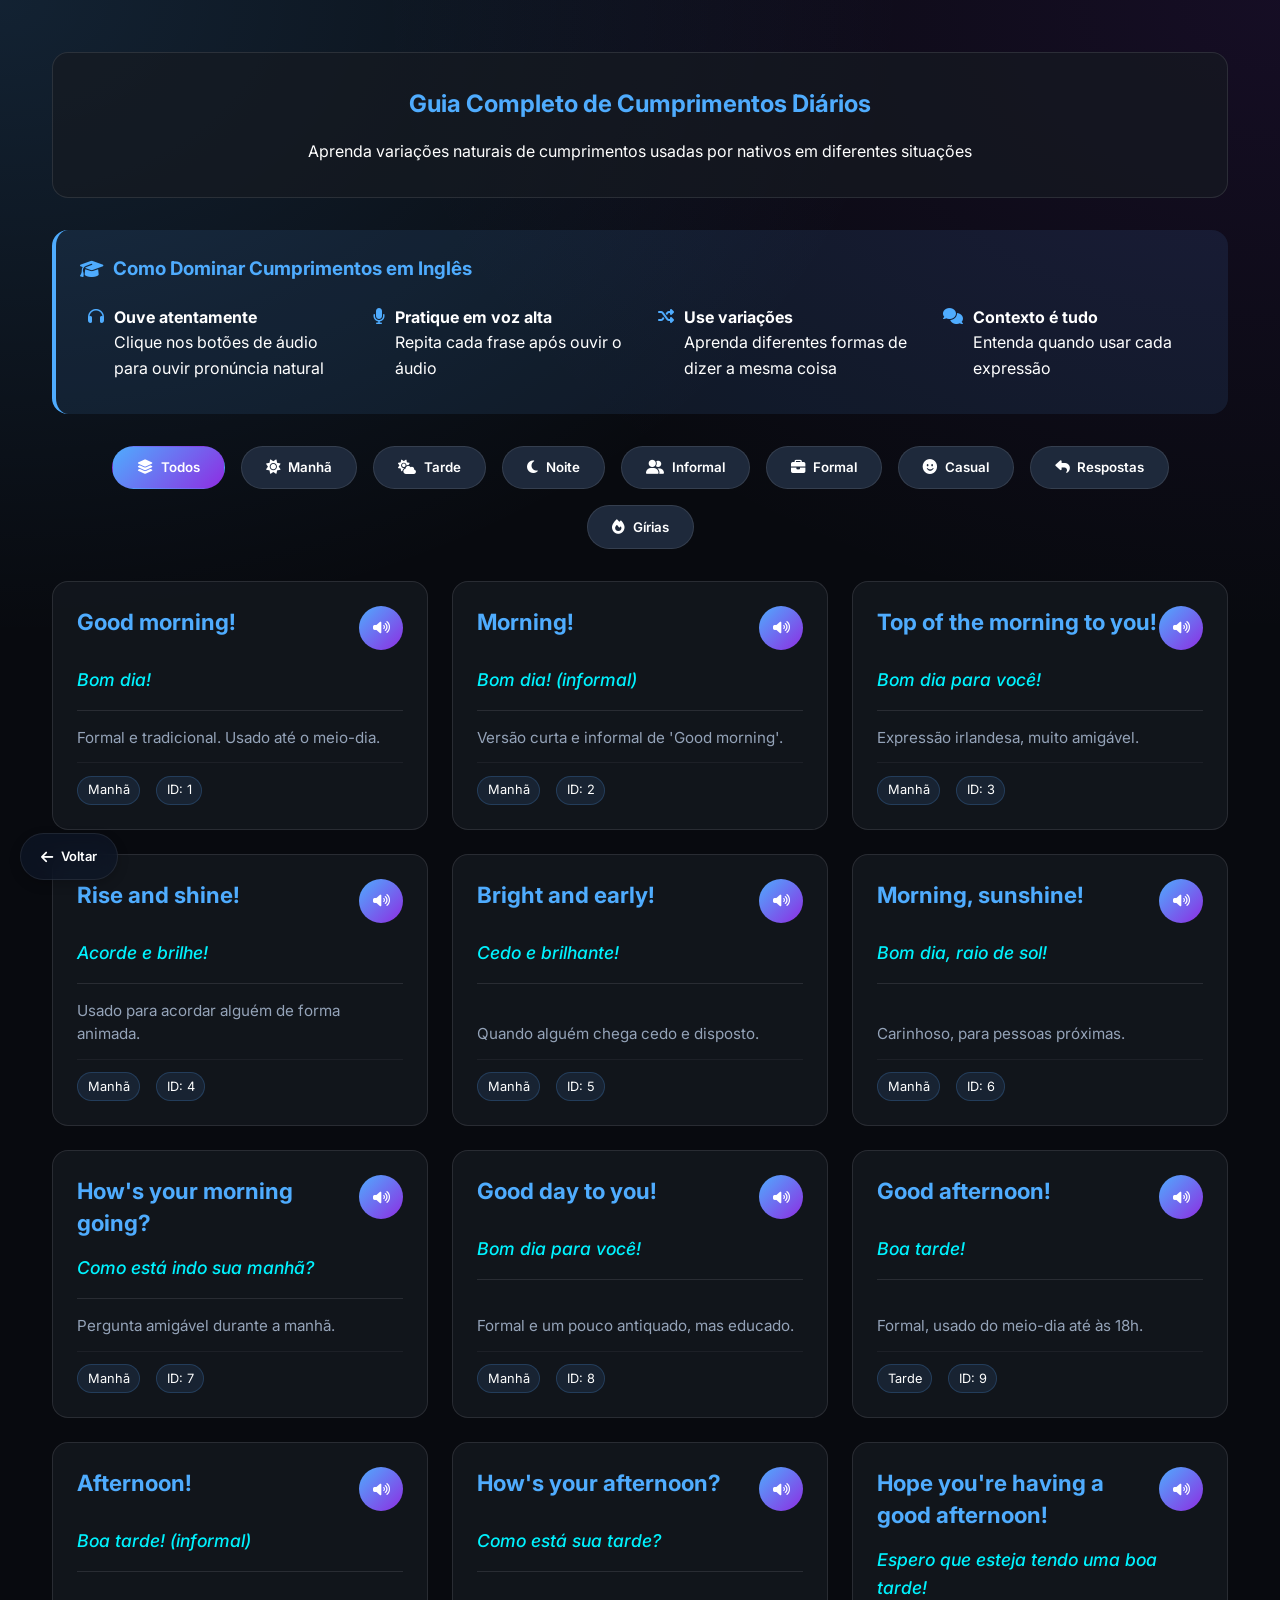
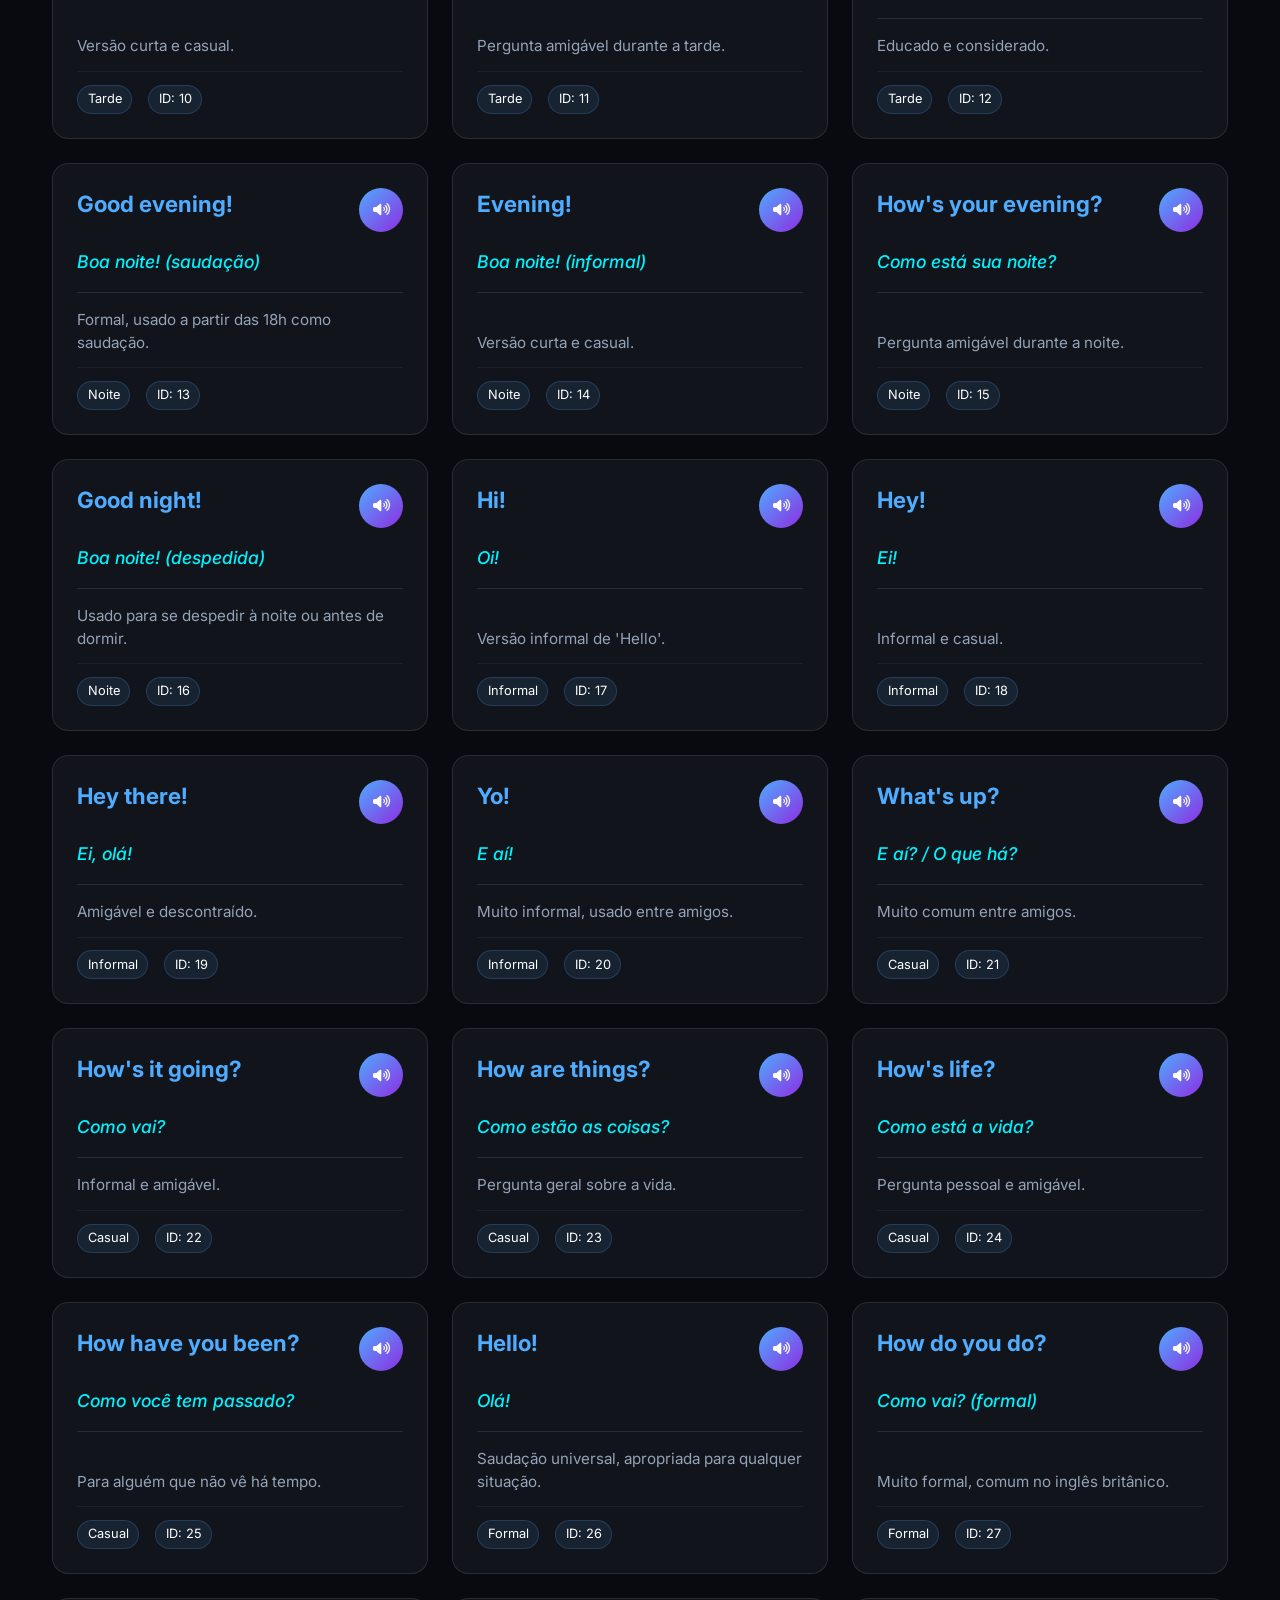
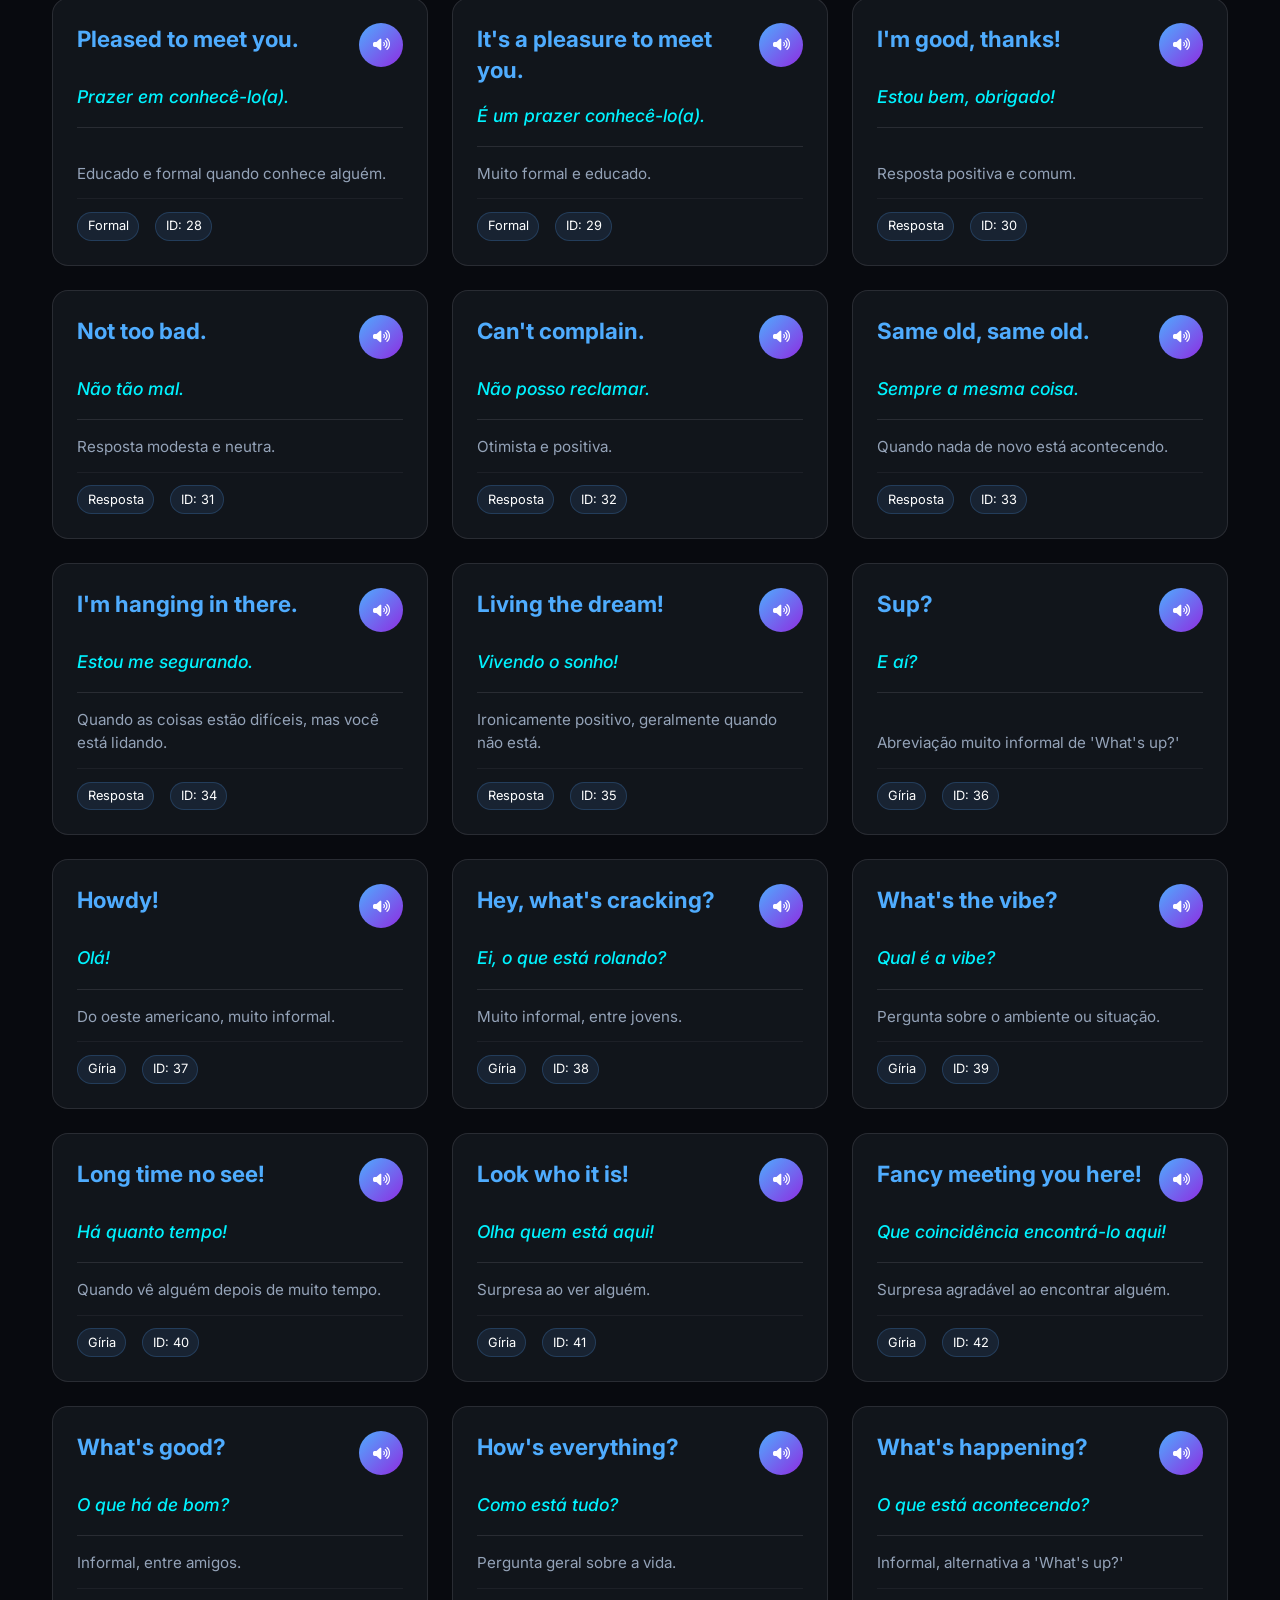
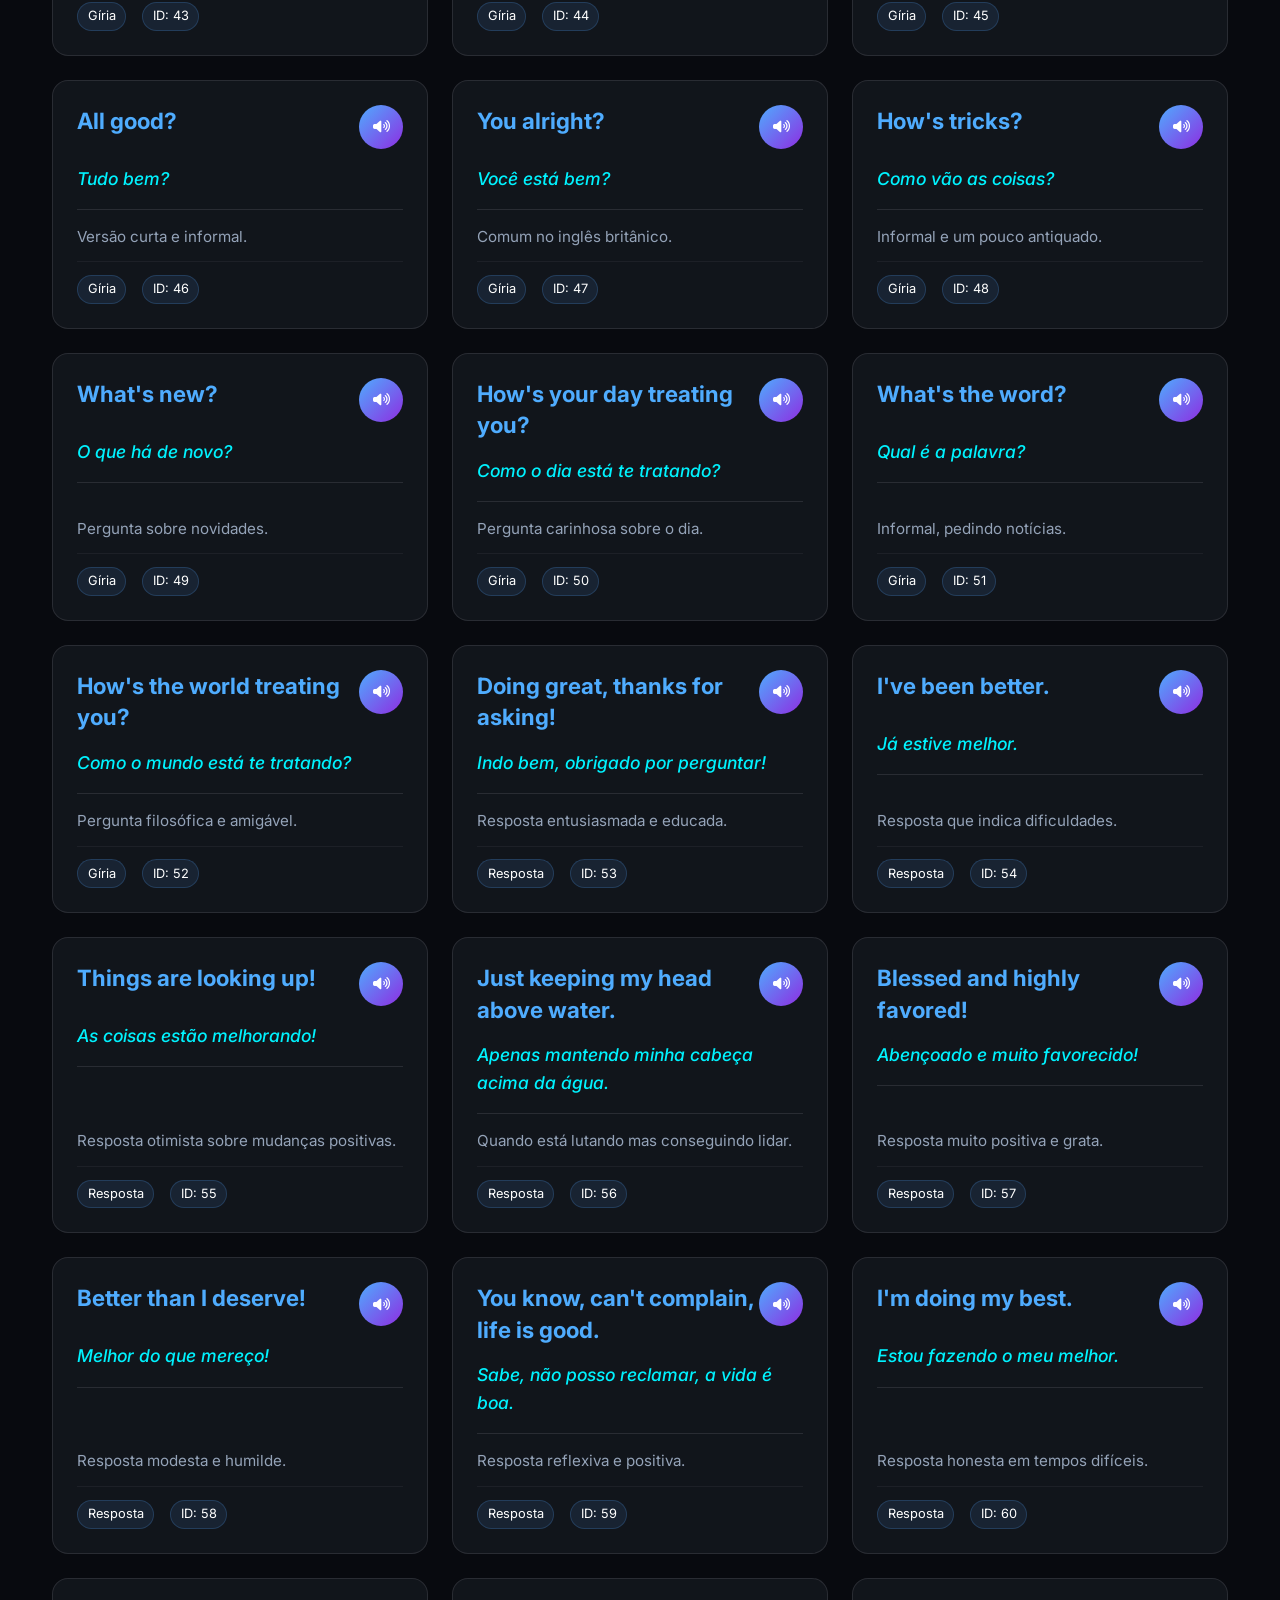
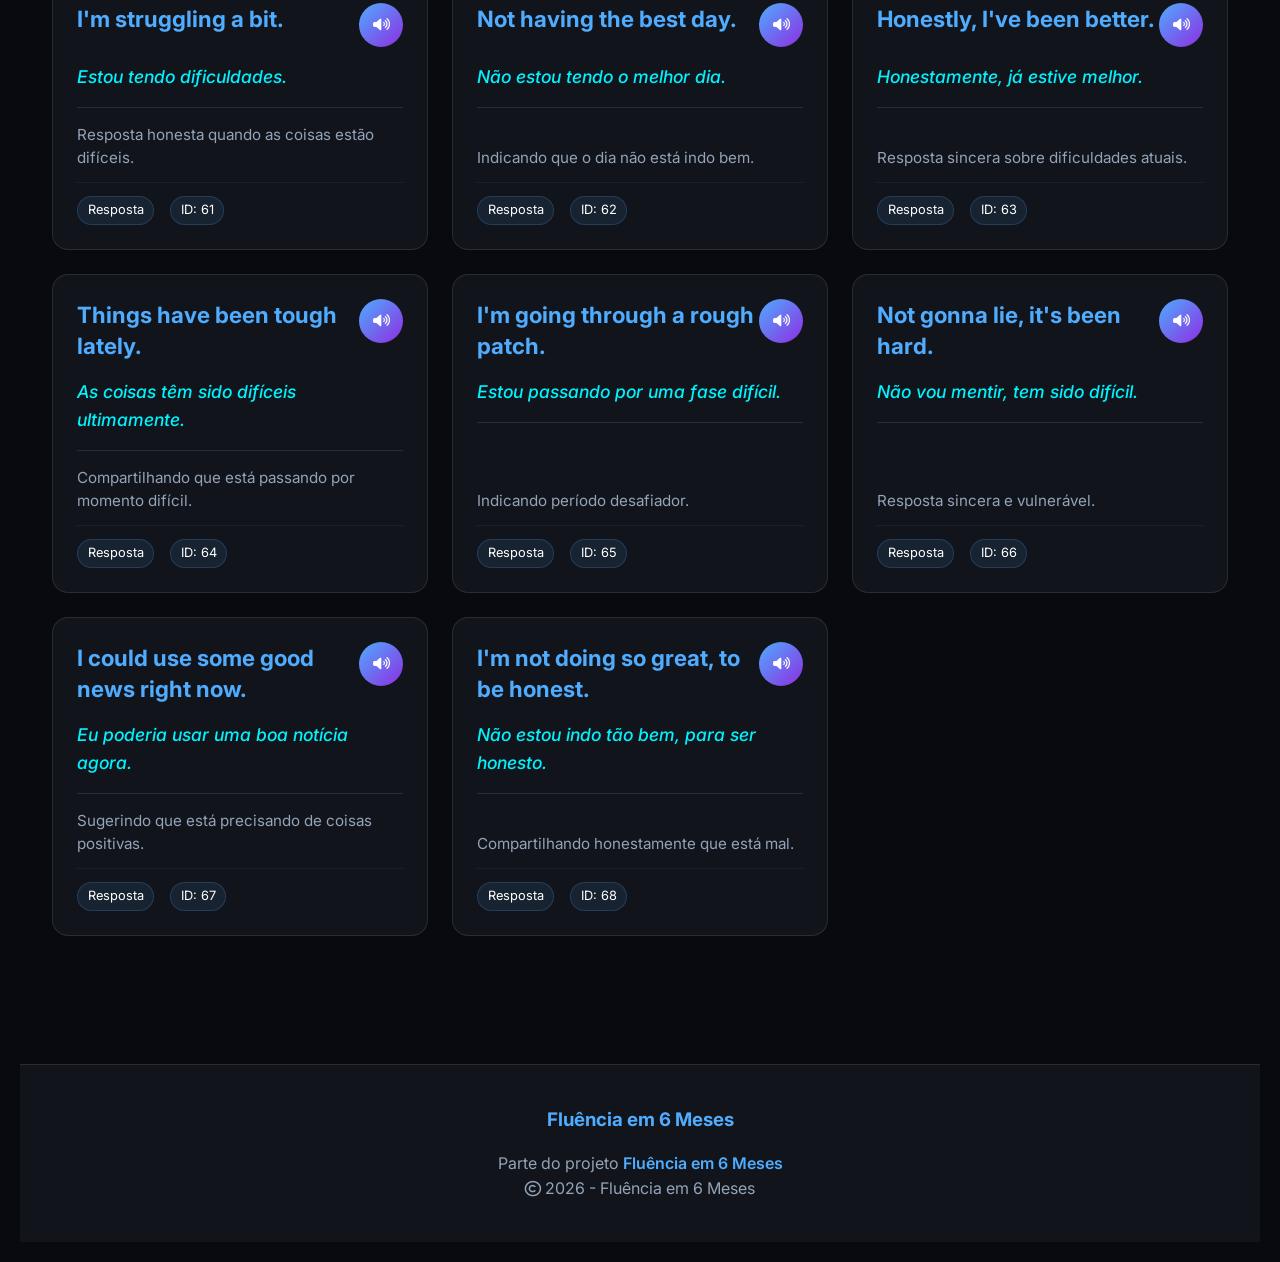
<file: pages/greetings.html>
<!DOCTYPE html>
<html lang="pt-BR">
  <head>
    <meta charset="UTF-8" />
    <meta name="viewport" content="width=device-width, initial-scale=1.0" />
    <title>Cumprimentos em Inglês | Pronúncia Moderna</title>
    <link
      rel="stylesheet"
      href="https://cdnjs.cloudflare.com/ajax/libs/font-awesome/6.4.0/css/all.min.css"
    />
    <link
      rel="stylesheet"
      href="https://fonts.googleapis.com/css2?family=Inter:wght@300;400;500;600;700;800&display=swap"
    />
    <link rel="manifest" href="manifest.json" />
    <link rel="stylesheet" href="../css/modules/main.css" />
    <link rel="shortcut icon" href="../icons/icon.ico" type="image/x-icon">

    <style>
      .container {
        max-width: 1400px;
        margin: 0 auto;
        padding: 2rem;
      }

      .intro {
        background-color: var(--card-bg);
        padding: 2rem;
        border-radius: 16px;
        border: 1px solid var(--border-color);
        margin-bottom: 2rem;
        text-align: center;
        animation: fadeIn 0.8s ease-out 0.2s both;
      }

      .intro h2 {
        color: var(--accent-color);
        margin-bottom: 1rem;
        font-weight: 700;
      }

      .categories {
        display: flex;
        flex-wrap: wrap;
        justify-content: center;
        gap: 1rem;
        margin-bottom: 2rem;
        animation: fadeIn 0.8s ease-out 0.4s both;
      }

      .category-btn {
        padding: 0.8rem 1.5rem;
        background-color: var(--button-bg);
        border: 1px solid var(--border-color);
        color: var(--text-primary);
        border-radius: 50px;
        cursor: pointer;
        font-weight: 600;
        transition: all 0.3s ease;
        display: flex;
        align-items: center;
        gap: 0.5rem;
      }

      .category-btn:hover {
        background-color: var(--button-hover);
        transform: translateY(-3px);
        border-color: var(--accent-color);
      }

      .category-btn.active {
        background: linear-gradient(
          135deg,
          var(--accent-color),
          var(--accent-purple)
        );
        color: white;
        border-color: transparent;
        animation: pulse 2s infinite;
      }

      .category-btn i {
        font-size: 0.9rem;
      }

      .phrases-container {
        display: grid;
        grid-template-columns: repeat(auto-fill, minmax(350px, 1fr));
        gap: 1.5rem;
        margin-bottom: 3rem;
        animation: fadeIn 0.8s ease-out 0.6s both;
      }

      .phrase-card {
        background-color: var(--card-bg);
        border-radius: 16px;
        padding: 1.5rem;
        border: 1px solid var(--border-color);
        transition: all 0.3s ease;
        display: flex;
        flex-direction: column;
        position: relative;
        overflow: hidden;
      }

      .phrase-card::before {
        content: "";
        position: absolute;
        top: 0;
        left: 0;
        width: 4px;
        height: 100%;
        background: linear-gradient(
          to bottom,
          var(--accent-color),
          var(--accent-purple)
        );
        opacity: 0;
        transition: opacity 0.3s ease;
      }

      .phrase-card:hover {
        transform: translateY(-5px);
        border-color: var(--accent-color);
        box-shadow: var(--shadow);
      }

      .phrase-card:hover::before {
        opacity: 1;
      }

      .phrase-header {
        display: flex;
        justify-content: space-between;
        align-items: flex-start;
        margin-bottom: 1rem;
      }

      .phrase-text {
        font-size: 1.4rem;
        font-weight: 700;
        color: var(--accent-color);
        line-height: 1.4;
      }

      .audio-btn {
        background: linear-gradient(
          135deg,
          var(--accent-color),
          var(--accent-purple)
        );
        color: white;
        border: none;
        border-radius: 50%;
        width: 44px;
        height: 44px;
        display: flex;
        align-items: center;
        justify-content: center;
        cursor: pointer;
        transition: all 0.3s ease;
        position: relative;
        overflow: hidden;
        flex-shrink: 0;
      }

      .audio-btn::after {
        content: "";
        position: absolute;
        top: 50%;
        left: 50%;
        width: 5px;
        height: 5px;
        background: rgba(255, 255, 255, 0.5);
        border-radius: 50%;
        transform: translate(-50%, -50%) scale(0);
      }

      .audio-btn.playing::after {
        animation: ripple 0.6s linear;
      }

      .audio-btn:hover {
        transform: scale(1.1);
        box-shadow: 0 0 15px rgba(88, 166, 255, 0.6);
      }

      .phrase-translation {
        color: var(--accent-green);
        font-style: italic;
        margin-bottom: 1rem;
        padding-bottom: 1rem;
        border-bottom: 1px solid var(--border-color);
        font-weight: 500;
        font-size: 1.1rem;
      }

      .phrase-context {
        font-size: 0.95rem;
        color: var(--text-secondary);
        margin-top: auto;
        line-height: 1.5;
      }

      .phrase-details {
        display: flex;
        align-items: center;
        gap: 1rem;
        margin-top: 0.8rem;
        padding-top: 0.8rem;
        border-top: 1px solid rgba(255, 255, 255, 0.05);
      }

      .phrase-details span {
        font-size: 0.8rem;
        padding: 0.2rem 0.6rem;
        border-radius: 20px;
        background: rgba(88, 166, 255, 0.1);
        border: 1px solid rgba(88, 166, 255, 0.2);
      }

      .category-title {
        color: var(--accent-color);
        margin-bottom: 1.5rem;
        padding-bottom: 0.5rem;
        border-bottom: 2px solid var(--accent-color);
        display: none;
        font-weight: 700;
        font-size: 1.5rem;
        display: flex;
        align-items: center;
        gap: 0.8rem;
      }

      .category-title.active {
        display: flex;
        animation: fadeIn 0.5s ease-out;
      }

      .instructions {
        background-color: rgba(88, 166, 255, 0.1);
        border-radius: 16px;
        padding: 1.5rem;
        margin-bottom: 2rem;
        border-left: 4px solid var(--accent-color);
        animation: fadeIn 0.8s ease-out 0.3s both;
      }

      .instructions h3 {
        color: var(--accent-color);
        margin-bottom: 0.8rem;
        display: flex;
        align-items: center;
        gap: 10px;
      }

      .instructions-content {
        display: grid;
        grid-template-columns: repeat(auto-fit, minmax(250px, 1fr));
        gap: 1rem;
      }

      .instructions-item {
        display: flex;
        align-items: flex-start;
        gap: 10px;
        padding: 0.5rem;
      }

      .instructions-item i {
        color: var(--accent-color);
        margin-top: 0.2rem;
      }

      .stats-bar {
        display: flex;
        justify-content: space-between;
        align-items: center;
        background: var(--card-bg);
        border-radius: 12px;
        padding: 1rem 1.5rem;
        margin-bottom: 2rem;
        border: 1px solid var(--border-color);
        animation: fadeIn 0.8s ease-out 0.4s both;
      }

      .stat-item {
        text-align: center;
      }

      .stat-number {
        font-size: 2rem;
        font-weight: 800;
        color: var(--accent-color);
        display: block;
      }

      .stat-label {
        font-size: 0.9rem;
        color: var(--text-secondary);
      }

      .audio-player {
        position: fixed;
        bottom: 20px;
        right: 20px;
        background-color: var(--card-bg);
        padding: 1.5rem;
        border-radius: 16px;
        border: 1px solid var(--border-color);
        box-shadow: var(--shadow);
        display: none;
        z-index: 1000;
        width: 350px;
        animation: slideInUp 0.3s ease;
      }

      .audio-player.active {
        display: block;
      }

      .audio-player-header {
        display: flex;
        justify-content: space-between;
        align-items: center;
        margin-bottom: 1rem;
      }

      .close-player {
        background: none;
        border: none;
        color: var(--text-secondary);
        cursor: pointer;
        font-size: 1.5rem;
        transition: color 0.3s ease;
      }

      .close-player:hover {
        color: var(--accent-pink);
      }

      footer {
        background-color: var(--card-bg);
        color: var(--text-secondary);
        text-align: center;
        padding: 2.5rem;
        margin-top: 3rem;
        border-top: 1px solid var(--border-color);
      }

      .footer-content {
        max-width: 800px;
        margin: 0 auto;
      }

      .footer-content h3 {
        color: var(--accent-color);
        margin-bottom: 1rem;
      }

      .app-fab {
        position: fixed;
        bottom: 90px;
        right: 20px;
        width: 56px;
        height: 56px;
        background: linear-gradient(
          135deg,
          var(--accent-color),
          var(--accent-purple)
        );
        border-radius: 50%;
        display: flex;
        align-items: center;
        justify-content: center;
        color: white;
        font-size: 24px;
        box-shadow: 0 4px 15px rgba(88, 166, 255, 0.4);
        cursor: pointer;
        z-index: 100;
        transition: all 0.3s ease;
        border: none;
        animation: float 3s ease-in-out infinite;
      }

      .app-fab:hover {
        transform: scale(1.1);
        box-shadow: 0 6px 20px rgba(88, 166, 255, 0.6);
      }

      /* Responsividade */
      @media (max-width: 768px) {
        .phrases-container {
          grid-template-columns: 1fr;
        }

        .categories {
          overflow-x: auto;
          justify-content: flex-start;
          padding-bottom: 0.5rem;
        }

        .audio-player {
          width: calc(100% - 40px);
          bottom: 80px;
        }

        header h1 {
          font-size: 2rem;
        }

        .app-fab {
          bottom: 80px;
        }

        .stats-bar {
          flex-direction: column;
          gap: 1rem;
          text-align: center;
        }
      }

      @media (max-width: 480px) {
        .container {
          padding: 1rem;
        }

        .intro,
        .instructions {
          padding: 1.5rem;
        }

        .phrase-text {
          font-size: 1.2rem;
        }

        .stat-number {
          font-size: 1.5rem;
        }
      }

      /* Estilos para geração de áudio */
      .audio-generator {
        position: fixed;
        top: 50%;
        left: 50%;
        transform: translate(-50%, -50%);
        background: var(--card-bg);
        border: 1px solid var(--border-color);
        border-radius: 16px;
        padding: 2rem;
        z-index: 2000;
        box-shadow: var(--shadow);
        display: none;
        width: 90%;
        max-width: 500px;
        animation: fadeIn 0.3s ease;
      }

      .audio-generator.active {
        display: block;
      }

      .generator-overlay {
        position: fixed;
        top: 0;
        left: 0;
        width: 100%;
        height: 100%;
        background: rgba(0, 0, 0, 0.8);
        z-index: 1999;
        display: none;
      }

      .generator-overlay.active {
        display: block;
      }

      .generator-header {
        display: flex;
        justify-content: space-between;
        align-items: center;
        margin-bottom: 1.5rem;
      }

      .close-generator {
        background: none;
        border: none;
        color: var(--text-secondary);
        cursor: pointer;
        font-size: 1.5rem;
      }

      .voice-selector {
        margin: 1.5rem 0;
      }

      .voice-options {
        display: flex;
        gap: 1rem;
        margin-top: 0.5rem;
      }

      .voice-option {
        flex: 1;
        padding: 0.8rem;
        background: var(--button-bg);
        border: 1px solid var(--border-color);
        border-radius: 8px;
        text-align: center;
        cursor: pointer;
        transition: all 0.3s ease;
      }

      .voice-option:hover {
        border-color: var(--accent-color);
      }

      .voice-option.active {
        background: rgba(88, 166, 255, 0.2);
        border-color: var(--accent-color);
      }
    </style>
  </head>
  <body>
    <div class="container">
      <div class="intro">
        <h2>Guia Completo de Cumprimentos Diários</h2>
        <p>
          Aprenda variações naturais de cumprimentos usadas por nativos em
          diferentes situações
        </p>
      </div>

      <div class="stats-bar" style="display: none">
        <div class="stat-item">
          <span class="stat-number" id="totalPhrases">0</span>
          <span class="stat-label">Expressões</span>
        </div>
        <div class="stat-item">
          <span class="stat-number" id="totalCategories">0</span>
          <span class="stat-label">Categorias</span>
        </div>
        <div class="stat-item">
          <span class="stat-number" id="totalAudio">0</span>
          <span class="stat-label">Áudios Gerados</span>
        </div>
      </div>

      <div class="instructions">
        <h3>
          <i class="fas fa-graduation-cap"></i> Como Dominar Cumprimentos em
          Inglês
        </h3>
        <div class="instructions-content">
          <div class="instructions-item">
            <i class="fas fa-headphones"></i>
            <div>
              <strong>Ouve atentamente</strong>
              <p>Clique nos botões de áudio para ouvir pronúncia natural</p>
            </div>
          </div>
          <div class="instructions-item">
            <i class="fas fa-microphone"></i>
            <div>
              <strong>Pratique em voz alta</strong>
              <p>Repita cada frase após ouvir o áudio</p>
            </div>
          </div>
          <div class="instructions-item">
            <i class="fas fa-random"></i>
            <div>
              <strong>Use variações</strong>
              <p>Aprenda diferentes formas de dizer a mesma coisa</p>
            </div>
          </div>
          <div class="instructions-item">
            <i class="fas fa-comments"></i>
            <div>
              <strong>Contexto é tudo</strong>
              <p>Entenda quando usar cada expressão</p>
            </div>
          </div>
        </div>
      </div>

      <div class="categories">
        <button class="category-btn active" data-category="all">
          <i class="fas fa-layer-group"></i> Todos
        </button>
        <button class="category-btn" data-category="morning">
          <i class="fas fa-sun"></i> Manhã
        </button>
        <button class="category-btn" data-category="afternoon">
          <i class="fas fa-cloud-sun"></i> Tarde
        </button>
        <button class="category-btn" data-category="evening">
          <i class="fas fa-moon"></i> Noite
        </button>
        <button class="category-btn" data-category="informal">
          <i class="fas fa-user-friends"></i> Informal
        </button>
        <button class="category-btn" data-category="formal">
          <i class="fas fa-briefcase"></i> Formal
        </button>
        <button class="category-btn" data-category="casual">
          <i class="fas fa-smile"></i> Casual
        </button>
        <button class="category-btn" data-category="responses">
          <i class="fas fa-reply"></i> Respostas
        </button>
        <button class="category-btn" data-category="slang">
          <i class="fas fa-fire"></i> Gírias
        </button>
      </div>

      <div class="phrases-container" id="phrasesContainer">
        <!-- Frases serão inseridas aqui via JavaScript -->
      </div>
    </div>

    <!-- Botão de ação do app (agora só gerar áudio) -->
    <!-- <button class="app-fab" id="appFab">
      <i class="fas fa-wave-square"></i>
    </button> -->

    <!-- Player de áudio flutuante -->
    <div class="audio-player" id="audioPlayer">
      <div class="audio-player-header">
        <h4 id="nowPlaying">Reproduzindo áudio</h4>
      </div>
      <audio controls id="player">
        Seu navegador não suporta o elemento de áudio.
      </audio>
      <div
        style="
          margin-top: 10px;
          display: flex;
          justify-content: space-between;
          align-items: center;
        "
      >
        <span
          id="nextPhrase"
          style="color: var(--text-secondary); font-size: 0.9rem"
        ></span>
      </div>
    </div>

    <!-- Overlay e gerador de áudio -->
    <div class="generator-overlay" id="generatorOverlay"></div>
    <div class="audio-generator" id="audioGenerator">
      <div class="generator-header">
        <h3><i class="fas fa-wave-square"></i> Gerar Áudio Personalizado</h3>
        <button class="close-generator" id="closeGenerator">&times;</button>
      </div>
      <div>
        <label for="customText">Digite um texto em inglês:</label>
        <textarea
          id="customText"
          placeholder="Ex: Hey there! How's it going?"
          style="
            width: 100%;
            padding: 1rem;
            margin-top: 0.5rem;
            background: var(--button-bg);
            border: 1px solid var(--border-color);
            border-radius: 8px;
            color: var(--text-primary);
            min-height: 100px;
          "
        ></textarea>
      </div>
      <div class="voice-selector">
        <label>Selecione o sotaque:</label>
        <div class="voice-options">
          <div class="voice-option active" data-voice="en-US">
            <i class="fas fa-user"></i>
            <div>Americano</div>
          </div>
          <div class="voice-option" data-voice="en-GB">
            <i class="fas fa-user-tie"></i>
            <div>Britânico</div>
          </div>
          <div class="voice-option" data-voice="en-AU">
            <i class="fas fa-globe-asia"></i>
            <div>Australiano</div>
          </div>
        </div>
      </div>
      <button
        id="generateBtn"
        style="
          width: 100%;
          padding: 1rem;
          background: linear-gradient(
            135deg,
            var(--accent-color),
            var(--accent-purple)
          );
          color: white;
          border: none;
          border-radius: 8px;
          cursor: pointer;
          font-weight: 600;
          margin-top: 1rem;
        "
      >
        <i class="fas fa-play"></i> Gerar e Ouvir
      </button>
    </div>

    <footer>
      <div class="footer-content">
        <h3>Fluência em 6 Meses</h3>
        <p>
          Parte do projeto
          <a
            href="../6meses.html"
            target="_blank"
            style="
              color: var(--accent-color);
              text-decoration: none;
              font-weight: 600;
            "
            >Fluência em 6 Meses</a
          >
        </p>
        <p><i class="far fa-copyright"></i> 2026 - Fluência em 6 Meses</p>
      </div>
    </footer>

    <a href="index.html" class="back-button">
      <i class="fas fa-arrow-left"></i>
      <span>Voltar</span>
    </a>

    <script>
      // Dados expandidos das frases de cumprimento
      const phrasesData = [
        // CUMPRIMENTOS MATINAIS (Morning Greetings)
        {
          id: 1,
          text: "Good morning!",
          translation: "Bom dia!",
          category: "morning",
          context: "Formal e tradicional. Usado até o meio-dia.",
          // audioSrc:
          //   "https://translate.google.com/translate_tts?ie=UTF-8&client=tw-ob&tl=en&q=Good%20Morning!",
        },
        {
          id: 2,
          text: "Morning!",
          translation: "Bom dia! (informal)",
          category: "morning",
          context: "Versão curta e informal de 'Good morning'.",
          // audioSrc:
          //   "https://translate.google.com/translate_tts?ie=UTF-8&client=tw-ob&tl=en&q=Morning!",
        },
        {
          id: 3,
          text: "Top of the morning to you!",
          translation: "Bom dia para você!",
          category: "morning",
          context: "Expressão irlandesa, muito amigável.",
          // audioSrc:
          //   "https://translate.google.com/translate_tts?ie=UTF-8&client=tw-ob&tl=en&q=Top%20of%20the%20morning%20to%20you!",
        },
        {
          id: 4,
          text: "Rise and shine!",
          translation: "Acorde e brilhe!",
          category: "morning",
          context: "Usado para acordar alguém de forma animada.",
          // audioSrc:
          //   "https://translate.google.com/translate_tts?ie=UTF-8&client=tw-ob&tl=en&q=Rise%20and%20shine!",
        },
        {
          id: 5,
          text: "Bright and early!",
          translation: "Cedo e brilhante!",
          category: "morning",
          context: "Quando alguém chega cedo e disposto.",
          // audioSrc:
          //   "https://translate.google.com/translate_tts?ie=UTF-8&client=tw-ob&tl=en&q=Bright%20and%20early!",
        },
        {
          id: 6,
          text: "Morning, sunshine!",
          translation: "Bom dia, raio de sol!",
          category: "morning",
          context: "Carinhoso, para pessoas próximas.",
          // audioSrc:
          //   "https://translate.google.com/translate_tts?ie=UTF-8&client=tw-ob&tl=en&q=Morning%20sunshine!",
        },
        {
          id: 7,
          text: "How's your morning going?",
          translation: "Como está indo sua manhã?",
          category: "morning",
          context: "Pergunta amigável durante a manhã.",
          // audioSrc:
          //   "https://translate.google.com/translate_tts?ie=UTF-8&client=tw-ob&tl=en&q=How%27s%20your%20morning%20going%3F",
        },
        {
          id: 8,
          text: "Good day to you!",
          translation: "Bom dia para você!",
          category: "morning",
          context: "Formal e um pouco antiquado, mas educado.",
          // audioSrc:
          //   "https://translate.google.com/translate_tts?ie=UTF-8&client=tw-ob&tl=en&q=Good%20day%20to%20you!",
        },

        // CUMPRIMENTOS VESPERTINOS (Afternoon Greetings)
        {
          id: 9,
          text: "Good afternoon!",
          translation: "Boa tarde!",
          category: "afternoon",
          context: "Formal, usado do meio-dia até às 18h.",
          // audioSrc:
          //   "https://translate.google.com/translate_tts?ie=UTF-8&client=tw-ob&tl=en&q=Good%20afternoon!",
        },
        {
          id: 10,
          text: "Afternoon!",
          translation: "Boa tarde! (informal)",
          category: "afternoon",
          context: "Versão curta e casual.",
          // audioSrc:
          //   "https://translate.google.com/translate_tts?ie=UTF-8&client=tw-ob&tl=en&q=Afternoon!",
        },
        {
          id: 11,
          text: "How's your afternoon?",
          translation: "Como está sua tarde?",
          category: "afternoon",
          context: "Pergunta amigável durante a tarde.",
          // audioSrc:
          //   "https://translate.google.com/translate_tts?ie=UTF-8&client=tw-ob&tl=en&q=How%27s%20your%20afternoon%3F",
        },
        {
          id: 12,
          text: "Hope you're having a good afternoon!",
          translation: "Espero que esteja tendo uma boa tarde!",
          category: "afternoon",
          context: "Educado e considerado.",
          // audioSrc:
          //   "https://translate.google.com/translate_tts?ie=UTF-8&client=tw-ob&tl=en&q=Hope%20you%27re%20having%20a%20good%20afternoon!",
        },

        // CUMPRIMENTOS NOTURNOS (Evening Greetings)
        {
          id: 13,
          text: "Good evening!",
          translation: "Boa noite! (saudação)",
          category: "evening",
          context: "Formal, usado a partir das 18h como saudação.",
          // audioSrc:
          //   "https://translate.google.com/translate_tts?ie=UTF-8&client=tw-ob&tl=en&q=Good%20evening!",
        },
        {
          id: 14,
          text: "Evening!",
          translation: "Boa noite! (informal)",
          category: "evening",
          context: "Versão curta e casual.",
          // audioSrc:
          //   "https://translate.google.com/translate_tts?ie=UTF-8&client=tw-ob&tl=en&q=Evening!",
        },
        {
          id: 15,
          text: "How's your evening?",
          translation: "Como está sua noite?",
          category: "evening",
          context: "Pergunta amigável durante a noite.",
          // audioSrc:
          //   "https://translate.google.com/translate_tts?ie=UTF-8&client=tw-ob&tl=en&q=How%27s%20your%20evening%3F",
        },
        {
          id: 16,
          text: "Good night!",
          translation: "Boa noite! (despedida)",
          category: "evening",
          context: "Usado para se despedir à noite ou antes de dormir.",
          // audioSrc:
          //   "https://translate.google.com/translate_tts?ie=UTF-8&client=tw-ob&tl=en&q=Good%20night!",
        },

        // CUMPRIMENTOS INFORMAL (Informal Greetings)
        {
          id: 17,
          text: "Hi!",
          translation: "Oi!",
          category: "informal",
          context: "Versão informal de 'Hello'.",
          // audioSrc:
          //   "https://translate.google.com/translate_tts?ie=UTF-8&client=tw-ob&tl=en&q=Hi!",
        },
        {
          id: 18,
          text: "Hey!",
          translation: "Ei!",
          category: "informal",
          context: "Informal e casual.",
          // audioSrc:
          //   "https://translate.google.com/translate_tts?ie=UTF-8&client=tw-ob&tl=en&q=Hey!",
        },
        {
          id: 19,
          text: "Hey there!",
          translation: "Ei, olá!",
          category: "informal",
          context: "Amigável e descontraído.",
          // audioSrc:
          //   "https://translate.google.com/translate_tts?ie=UTF-8&client=tw-ob&tl=en&q=Hey%20there!",
        },
        {
          id: 20,
          text: "Yo!",
          translation: "E aí!",
          category: "informal",
          context: "Muito informal, usado entre amigos.",
          // audioSrc:
          //   "https://translate.google.com/translate_tts?ie=UTF-8&client=tw-ob&tl=en&q=Yo!",
        },

        // CUMPRIMENTOS CASUAL (Casual Greetings)
        {
          id: 21,
          text: "What's up?",
          translation: "E aí? / O que há?",
          category: "casual",
          context: "Muito comum entre amigos.",
          // audioSrc:
          //   "https://translate.google.com/translate_tts?ie=UTF-8&client=tw-ob&tl=en&q=What%27s%20up%3F",
        },
        {
          id: 22,
          text: "How's it going?",
          translation: "Como vai?",
          category: "casual",
          context: "Informal e amigável.",
          // audioSrc:
          //   "https://translate.google.com/translate_tts?ie=UTF-8&client=tw-ob&tl=en&q=How%27s%20it%20going%3F",
        },
        {
          id: 23,
          text: "How are things?",
          translation: "Como estão as coisas?",
          category: "casual",
          context: "Pergunta geral sobre a vida.",
          // audioSrc:
          //   "https://translate.google.com/translate_tts?ie=UTF-8&client=tw-ob&tl=en&q=How%20are%20things%3F",
        },
        {
          id: 24,
          text: "How's life?",
          translation: "Como está a vida?",
          category: "casual",
          context: "Pergunta pessoal e amigável.",
          // audioSrc:
          //   "https://translate.google.com/translate_tts?ie=UTF-8&client=tw-ob&tl=en&q=How%27s%20life%3F",
        },
        {
          id: 25,
          text: "How have you been?",
          translation: "Como você tem passado?",
          category: "casual",
          context: "Para alguém que não vê há tempo.",
          // audioSrc:
          //   "https://translate.google.com/translate_tts?ie=UTF-8&client=tw-ob&tl=en&q=How%20have%20you%20been%3F",
        },

        // CUMPRIMENTOS FORMAL (Formal Greetings)
        {
          id: 26,
          text: "Hello!",
          translation: "Olá!",
          category: "formal",
          context: "Saudação universal, apropriada para qualquer situação.",
          // audioSrc:
          //   "https://translate.google.com/translate_tts?ie=UTF-8&client=tw-ob&tl=en&q=Hello!",
        },
        {
          id: 27,
          text: "How do you do?",
          translation: "Como vai? (formal)",
          category: "formal",
          context: "Muito formal, comum no inglês britânico.",
          // audioSrc:
          //   "https://translate.google.com/translate_tts?ie=UTF-8&client=tw-ob&tl=en&q=How%20do%20you%20do%3F",
        },
        {
          id: 28,
          text: "Pleased to meet you.",
          translation: "Prazer em conhecê-lo(a).",
          category: "formal",
          context: "Educado e formal quando conhece alguém.",
          // audioSrc:
          //   "https://translate.google.com/translate_tts?ie=UTF-8&client=tw-ob&tl=en&q=Pleased%20to%20meet%20you.",
        },
        {
          id: 29,
          text: "It's a pleasure to meet you.",
          translation: "É um prazer conhecê-lo(a).",
          category: "formal",
          context: "Muito formal e educado.",
          // audioSrc:
          //   "https://translate.google.com/translate_tts?ie=UTF-8&client=tw-ob&tl=en&q=It%27s%20a%20pleasure%20to%20meet%20you.",
        },

        // RESPOSTAS (Responses)
        {
          id: 30,
          text: "I'm good, thanks!",
          translation: "Estou bem, obrigado!",
          category: "responses",
          context: "Resposta positiva e comum.",
          // audioSrc:
          //   "https://translate.google.com/translate_tts?ie=UTF-8&client=tw-ob&tl=en&q=I%27m%20good%2C%20thanks!",
        },
        {
          id: 31,
          text: "Not too bad.",
          translation: "Não tão mal.",
          category: "responses",
          context: "Resposta modesta e neutra.",
          // audioSrc:
          //   "https://translate.google.com/translate_tts?ie=UTF-8&client=tw-ob&tl=en&q=Not%20too%20bad.",
        },
        {
          id: 32,
          text: "Can't complain.",
          translation: "Não posso reclamar.",
          category: "responses",
          context: "Otimista e positiva.",
          // audioSrc:
          //   "https://translate.google.com/translate_tts?ie=UTF-8&client=tw-ob&tl=en&q=Can%27t%20complain.",
        },
        {
          id: 33,
          text: "Same old, same old.",
          translation: "Sempre a mesma coisa.",
          category: "responses",
          context: "Quando nada de novo está acontecendo.",
          // audioSrc:
          //   "https://translate.google.com/translate_tts?ie=UTF-8&client=tw-ob&tl=en&q=Same%20old%20same%20old.",
        },
        {
          id: 34,
          text: "I'm hanging in there.",
          translation: "Estou me segurando.",
          category: "responses",
          context: "Quando as coisas estão difíceis, mas você está lidando.",
          // audioSrc:
          //   "https://translate.google.com/translate_tts?ie=UTF-8&client=tw-ob&tl=en&q=I%27m%20hanging%20in%20there.",
        },
        {
          id: 35,
          text: "Living the dream!",
          translation: "Vivendo o sonho!",
          category: "responses",
          context: "Ironicamente positivo, geralmente quando não está.",
          // audioSrc:
          //   "https://translate.google.com/translate_tts?ie=UTF-8&client=tw-ob&tl=en&q=Living%20the%20dream!",
        },

        // GÍRIAS E EXPRESSÕES (Slang)
        {
          id: 36,
          text: "Sup?",
          translation: "E aí?",
          category: "slang",
          context: "Abreviação muito informal de 'What's up?'",
          // audioSrc:
          //   "https://translate.google.com/translate_tts?ie=UTF-8&client=tw-ob&tl=en&q=Sup%3F",
        },
        {
          id: 37,
          text: "Howdy!",
          translation: "Olá!",
          category: "slang",
          context: "Do oeste americano, muito informal.",
          // audioSrc:
          //   "https://translate.google.com/translate_tts?ie=UTF-8&client=tw-ob&tl=en&q=Howdy!",
        },
        {
          id: 38,
          text: "Hey, what's cracking?",
          translation: "Ei, o que está rolando?",
          category: "slang",
          context: "Muito informal, entre jovens.",
          // audioSrc:
          //   "https://translate.google.com/translate_tts?ie=UTF-8&client=tw-ob&tl=en&q=Hey%20what%27s%20cracking%3F",
        },
        {
          id: 39,
          text: "What's the vibe?",
          translation: "Qual é a vibe?",
          category: "slang",
          context: "Pergunta sobre o ambiente ou situação.",
          // audioSrc:
          //   "https://translate.google.com/translate_tts?ie=UTF-8&client=tw-ob&tl=en&q=What%27s%20the%20vibe%3F",
        },
        {
          id: 40,
          text: "Long time no see!",
          translation: "Há quanto tempo!",
          category: "slang",
          context: "Quando vê alguém depois de muito tempo.",
          // audioSrc:
          //   "https://translate.google.com/translate_tts?ie=UTF-8&client=tw-ob&tl=en&q=Long%20time%20no%20see!",
        },
        {
          id: 41,
          text: "Look who it is!",
          translation: "Olha quem está aqui!",
          category: "slang",
          context: "Surpresa ao ver alguém.",
          // audioSrc:
          //   "https://translate.google.com/translate_tts?ie=UTF-8&client=tw-ob&tl=en&q=Look%20who%20it%20is!",
        },
        {
          id: 42,
          text: "Fancy meeting you here!",
          translation: "Que coincidência encontrá-lo aqui!",
          category: "slang",
          context: "Surpresa agradável ao encontrar alguém.",
          // audioSrc:
          //   "https://translate.google.com/translate_tts?ie=UTF-8&client=tw-ob&tl=en&q=Fancy%20meeting%20you%20here!",
        },
        {
          id: 43,
          text: "What's good?",
          translation: "O que há de bom?",
          category: "slang",
          context: "Informal, entre amigos.",
          // audioSrc:
          //   "https://translate.google.com/translate_tts?ie=UTF-8&client=tw-ob&tl=en&q=What%27s%20good%3F",
        },
        {
          id: 44,
          text: "How's everything?",
          translation: "Como está tudo?",
          category: "slang",
          context: "Pergunta geral sobre a vida.",
          // audioSrc:
          //   "https://translate.google.com/translate_tts?ie=UTF-8&client=tw-ob&tl=en&q=How%27s%20everything%3F",
        },
        {
          id: 45,
          text: "What's happening?",
          translation: "O que está acontecendo?",
          category: "slang",
          context: "Informal, alternativa a 'What's up?'",
          // audioSrc:
          //   "https://translate.google.com/translate_tts?ie=UTF-8&client=tw-ob&tl=en&q=What%27s%20happening%3F",
        },
        {
          id: 46,
          text: "All good?",
          translation: "Tudo bem?",
          category: "slang",
          context: "Versão curta e informal.",
          // audioSrc:
          //   "https://translate.google.com/translate_tts?ie=UTF-8&client=tw-ob&tl=en&q=All%20good%3F",
        },
        {
          id: 47,
          text: "You alright?",
          translation: "Você está bem?",
          category: "slang",
          context: "Comum no inglês britânico.",
          // audioSrc:
          //   "https://translate.google.com/translate_tts?ie=UTF-8&client=tw-ob&tl=en&q=You%20alright%3F",
        },
        {
          id: 48,
          text: "How's tricks?",
          translation: "Como vão as coisas?",
          category: "slang",
          context: "Informal e um pouco antiquado.",
          // audioSrc:
          //   "https://translate.google.com/translate_tts?ie=UTF-8&client=tw-ob&tl=en&q=How%27s%20tricks%3F",
        },
        {
          id: 49,
          text: "What's new?",
          translation: "O que há de novo?",
          category: "slang",
          context: "Pergunta sobre novidades.",
          // audioSrc:
          //   "https://translate.google.com/translate_tts?ie=UTF-8&client=tw-ob&tl=en&q=What%27s%20new%3F",
        },
        {
          id: 50,
          text: "How's your day treating you?",
          translation: "Como o dia está te tratando?",
          category: "slang",
          context: "Pergunta carinhosa sobre o dia.",
          // audioSrc:
          //   "https://translate.google.com/translate_tts?ie=UTF-8&client=tw-ob&tl=en&q=How%27s%20your%20day%20treating%20you%3F",
        },
        {
          id: 51,
          text: "What's the word?",
          translation: "Qual é a palavra?",
          category: "slang",
          context: "Informal, pedindo notícias.",
          // audioSrc:
          //   "https://translate.google.com/translate_tts?ie=UTF-8&client=tw-ob&tl=en&q=What%27s%20the%20word%3F",
        },
        {
          id: 52,
          text: "How's the world treating you?",
          translation: "Como o mundo está te tratando?",
          category: "slang",
          context: "Pergunta filosófica e amigável.",
          // audioSrc:
          //   "https://translate.google.com/translate_tts?ie=UTF-8&client=tw-ob&tl=en&q=How%27s%20the%20world%20treating%20you%3F",
        },
        {
          id: 53,
          text: "Doing great, thanks for asking!",
          translation: "Indo bem, obrigado por perguntar!",
          category: "responses",
          context: "Resposta entusiasmada e educada.",
        },
        {
          id: 54,
          text: "I've been better.",
          translation: "Já estive melhor.",
          category: "responses",
          context: "Resposta que indica dificuldades.",
        },
        {
          id: 55,
          text: "Things are looking up!",
          translation: "As coisas estão melhorando!",
          category: "responses",
          context: "Resposta otimista sobre mudanças positivas.",
        },
        {
          id: 56,
          text: "Just keeping my head above water.",
          translation: "Apenas mantendo minha cabeça acima da água.",
          category: "responses",
          context: "Quando está lutando mas conseguindo lidar.",
        },
        {
          id: 57,
          text: "Blessed and highly favored!",
          translation: "Abençoado e muito favorecido!",
          category: "responses",
          context: "Resposta muito positiva e grata.",
        },
        {
          id: 58,
          text: "Better than I deserve!",
          translation: "Melhor do que mereço!",
          category: "responses",
          context: "Resposta modesta e humilde.",
        },
        {
          id: 59,
          text: "You know, can't complain, life is good.",
          translation: "Sabe, não posso reclamar, a vida é boa.",
          category: "responses",
          context: "Resposta reflexiva e positiva.",
        },
        {
          id: 60,
          text: "I'm doing my best.",
          translation: "Estou fazendo o meu melhor.",
          category: "responses",
          context: "Resposta honesta em tempos difíceis.",
        },
        {
          id: 61,
          text: "I'm struggling a bit.",
          translation: "Estou tendo dificuldades.",
          category: "responses",
          context: "Resposta honesta quando as coisas estão difíceis.",
        },
        {
          id: 62,
          text: "Not having the best day.",
          translation: "Não estou tendo o melhor dia.",
          category: "responses",
          context: "Indicando que o dia não está indo bem.",
        },
        {
          id: 63,
          text: "Honestly, I've been better.",
          translation: "Honestamente, já estive melhor.",
          category: "responses",
          context: "Resposta sincera sobre dificuldades atuais.",
        },
        {
          id: 64,
          text: "Things have been tough lately.",
          translation: "As coisas têm sido difíceis ultimamente.",
          category: "responses",
          context: "Compartilhando que está passando por momento difícil.",
        },
        {
          id: 65,
          text: "I'm going through a rough patch.",
          translation: "Estou passando por uma fase difícil.",
          category: "responses",
          context: "Indicando período desafiador.",
        },
        {
          id: 66,
          text: "Not gonna lie, it's been hard.",
          translation: "Não vou mentir, tem sido difícil.",
          category: "responses",
          context: "Resposta sincera e vulnerável.",
        },
        {
          id: 67,
          text: "I could use some good news right now.",
          translation: "Eu poderia usar uma boa notícia agora.",
          category: "responses",
          context: "Sugerindo que está precisando de coisas positivas.",
        },
        {
          id: 68,
          text: "I'm not doing so great, to be honest.",
          translation: "Não estou indo tão bem, para ser honesto.",
          category: "responses",
          context: "Compartilhando honestamente que está mal.",
        },
      ];

      // Elementos DOM
      const phrasesContainer = document.getElementById("phrasesContainer");
      const categoryButtons = document.querySelectorAll(".category-btn");
      const appFab = document.getElementById("appFab");
      const generatorOverlay = document.getElementById("generatorOverlay");
      const audioGenerator = document.getElementById("audioGenerator");
      const closeGenerator = document.getElementById("closeGenerator");
      const generateBtn = document.getElementById("generateBtn");
      const customText = document.getElementById("customText");
      const voiceOptions = document.querySelectorAll(".voice-option");

      // Variáveis globais
      let currentCategory = "all";
      let selectedVoice = "en-US";

      // Inicializar o site
      function init() {
        renderPhrases("all");
        setupEventListeners();
      }

      // Renderizar frases com base na categoria
      function renderPhrases(category) {
        phrasesContainer.innerHTML = "";

        const filteredPhrases =
          category === "all"
            ? phrasesData
            : phrasesData.filter((phrase) => phrase.category === category);

        filteredPhrases.forEach((phrase) => {
          const phraseCard = document.createElement("div");
          phraseCard.className = "phrase-card";
          phraseCard.setAttribute("data-category", phrase.category);

          phraseCard.innerHTML = `
                    <div class="phrase-header">
                        <div class="phrase-text">${phrase.text}</div>
                        <button class="audio-btn" data-audio="${
                          phrase.audioSrc
                        }" data-text="${phrase.text}">
                            <i class="fas fa-volume-up"></i>
                        </button>
                    </div>
                    <div class="phrase-translation">${phrase.translation}</div>
                    <div class="phrase-context">${phrase.context}</div>
                    <div class="phrase-details">
                        <span>${getCategoryName(phrase.category)}</span>
                        <span>ID: ${phrase.id}</span>
                    </div>
                `;

          phrasesContainer.appendChild(phraseCard);
        });
      }

      // Obter nome da categoria
      function getCategoryName(category) {
        const categoryNames = {
          morning: "Manhã",
          afternoon: "Tarde",
          evening: "Noite",
          informal: "Informal",
          formal: "Formal",
          casual: "Casual",
          responses: "Resposta",
          slang: "Gíria",
        };
        return categoryNames[category] || category;
      }

      // Configurar event listeners
      function setupEventListeners() {
        // Botões de categoria
        categoryButtons.forEach((button) => {
          button.addEventListener("click", () => {
            const category = button.getAttribute("data-category");

            // Atualizar botões ativos
            categoryButtons.forEach((btn) => btn.classList.remove("active"));
            button.classList.add("active");

            // Atualizar categoria atual
            currentCategory = category;

            // Renderizar frases
            renderPhrases(category);
          });
        });

        // Botões de áudio (delegated)
        phrasesContainer.addEventListener("click", (e) => {
          if (e.target.closest(".audio-btn")) {
            const audioBtn = e.target.closest(".audio-btn");
            const audioSrc = audioBtn.getAttribute("data-audio");
            const phraseText = audioBtn.getAttribute("data-text");

            // Adicionar efeito visual de playing
            document.querySelectorAll(".audio-btn").forEach((btn) => {
              btn.classList.remove("playing");
            });
            audioBtn.classList.add("playing");

            playAudio(audioSrc, phraseText);
          }
        });

        // Botão de gerar áudio
        appFab.addEventListener("click", () => {
          generatorOverlay.classList.add("active");
          audioGenerator.classList.add("active");
        });

        // Fechar gerador de áudio
        closeGenerator.addEventListener("click", () => {
          closeModal();
        });

        generatorOverlay.addEventListener("click", () => {
          closeModal();
        });

        // Selecionar voz
        voiceOptions.forEach((option) => {
          option.addEventListener("click", () => {
            voiceOptions.forEach((opt) => opt.classList.remove("active"));
            option.classList.add("active");
            selectedVoice = option.getAttribute("data-voice");
          });
        });

        // Gerar áudio customizado
        generateBtn.addEventListener("click", generateCustomAudio);
      }

      // Função para fechar o modal
      function closeModal() {
        generatorOverlay.classList.remove("active");
        audioGenerator.classList.remove("active");
      }

      // Reproduzir áudio individual
      function playAudio(audioSrc, phraseText) {
        const audioPlayer = document.getElementById("audioPlayer");
        const nowPlaying = document.getElementById("nowPlaying");

        // Parar qualquer áudio anterior
        if (window.speechSynthesis) {
          speechSynthesis.cancel();
        }

        // Criar novo utterance
        const utterance = new SpeechSynthesisUtterance(phraseText);
        utterance.lang = "en-US";
        utterance.rate = 0.9; // Velocidade natural
        utterance.pitch = 1.0;
        utterance.volume = 1;

        // Configurar eventos
        utterance.onstart = () => {
          // Adicionar efeito visual
          const audioBtn = document.querySelector(
            `.audio-btn[data-text="${phraseText}"]`
          );
          if (audioBtn) {
            audioBtn.classList.add("playing");
            audioBtn.innerHTML = '<i class="fas fa-stop"></i>';
          }

          nowPlaying.textContent = `Reproduzindo: "${phraseText}"`;
          audioPlayer.classList.add("active");
        };

        utterance.onend = () => {
          // Remover efeito visual
          const audioBtn = document.querySelector(
            `.audio-btn[data-text="${phraseText}"]`
          );
          if (audioBtn) {
            audioBtn.classList.remove("playing");
            audioBtn.innerHTML = '<i class="fas fa-volume-up"></i>';
          }

          // Esconder player após 2 segundos
          setTimeout(() => {
            audioPlayer.classList.remove("active");
          }, 2000);
        };

        utterance.onerror = (event) => {
          console.error("Erro na síntese de voz:", event);
          alert(
            "Não foi possível reproduzir o áudio. Verifique se seu navegador suporta síntese de voz."
          );
        };

        // Selecionar voz
        const voices = speechSynthesis.getVoices();
        const englishVoice = voices.find(
          (voice) =>
            voice.lang.startsWith("en-") &&
            (voice.name.includes("Google") || voice.name.includes("English"))
        );

        if (englishVoice) {
          utterance.voice = englishVoice;
        }

        // Falar
        speechSynthesis.speak(utterance);
      }

      // Gerar áudio customizado
      function generateCustomAudio() {
        const text = customText.value.trim();
        if (!text) {
          alert("Por favor, digite um texto para gerar o áudio!");
          return;
        }

        // Codificar texto para URL
        const encodedText = encodeURIComponent(text);

        // Usar a API do Google Translate para TTS
        const audioUrl = `https://translate.google.com/translate_tts?ie=UTF-8&client=tw-ob&tl=${selectedVoice}&q=${encodedText}`;

        // Criar elemento de áudio temporário para tocar
        const tempAudio = new Audio(audioUrl);
        tempAudio.play();

        // Mostrar o player principal com o áudio gerado
        const player = document.getElementById("player");
        const audioPlayer = document.getElementById("audioPlayer");
        const nowPlaying = document.getElementById("nowPlaying");

        player.src = audioUrl;
        nowPlaying.textContent = `Reproduzindo: "${text}"`;
        audioPlayer.classList.add("active");

        alert("Áudio gerado com sucesso! Modal fechará em 5 segundos...");
      }

      // Inicializar o site quando o DOM estiver carregado
      document.addEventListener("DOMContentLoaded", init);
    </script>
  </body>
</html>
</file>
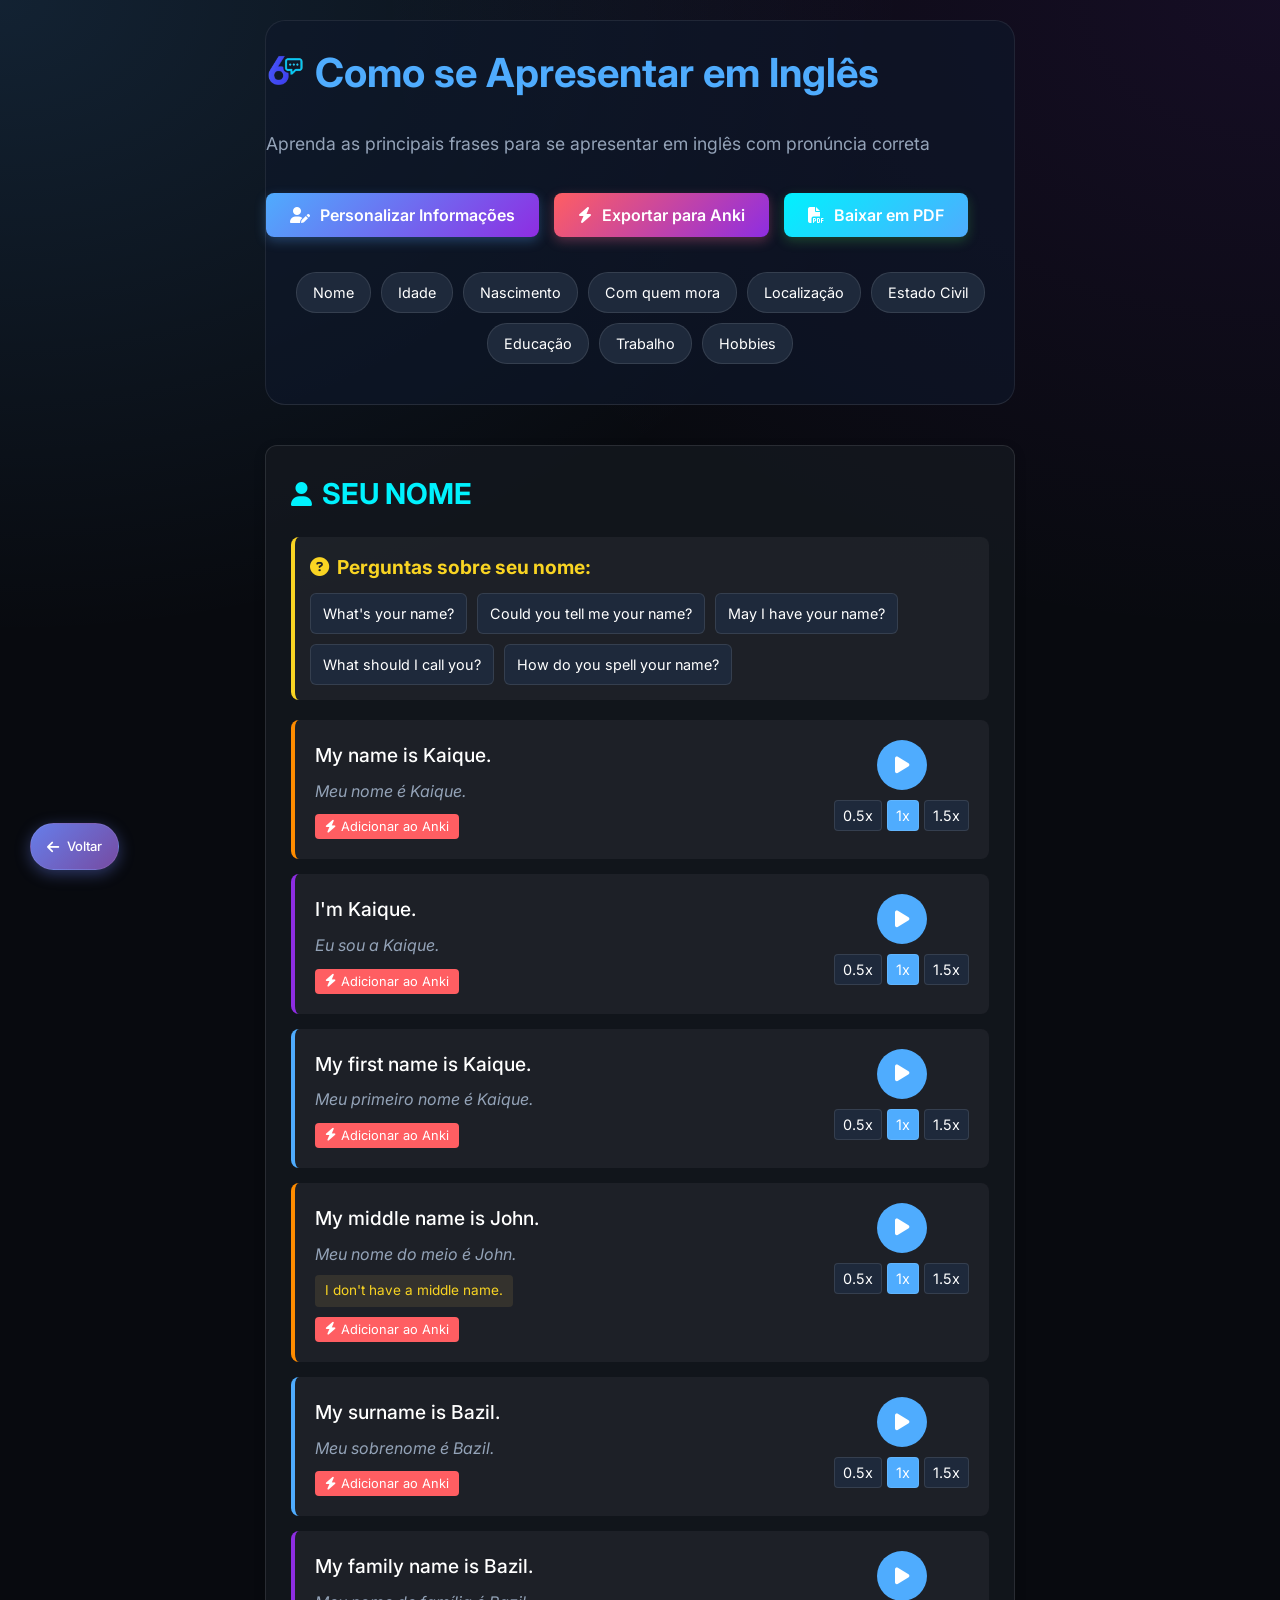
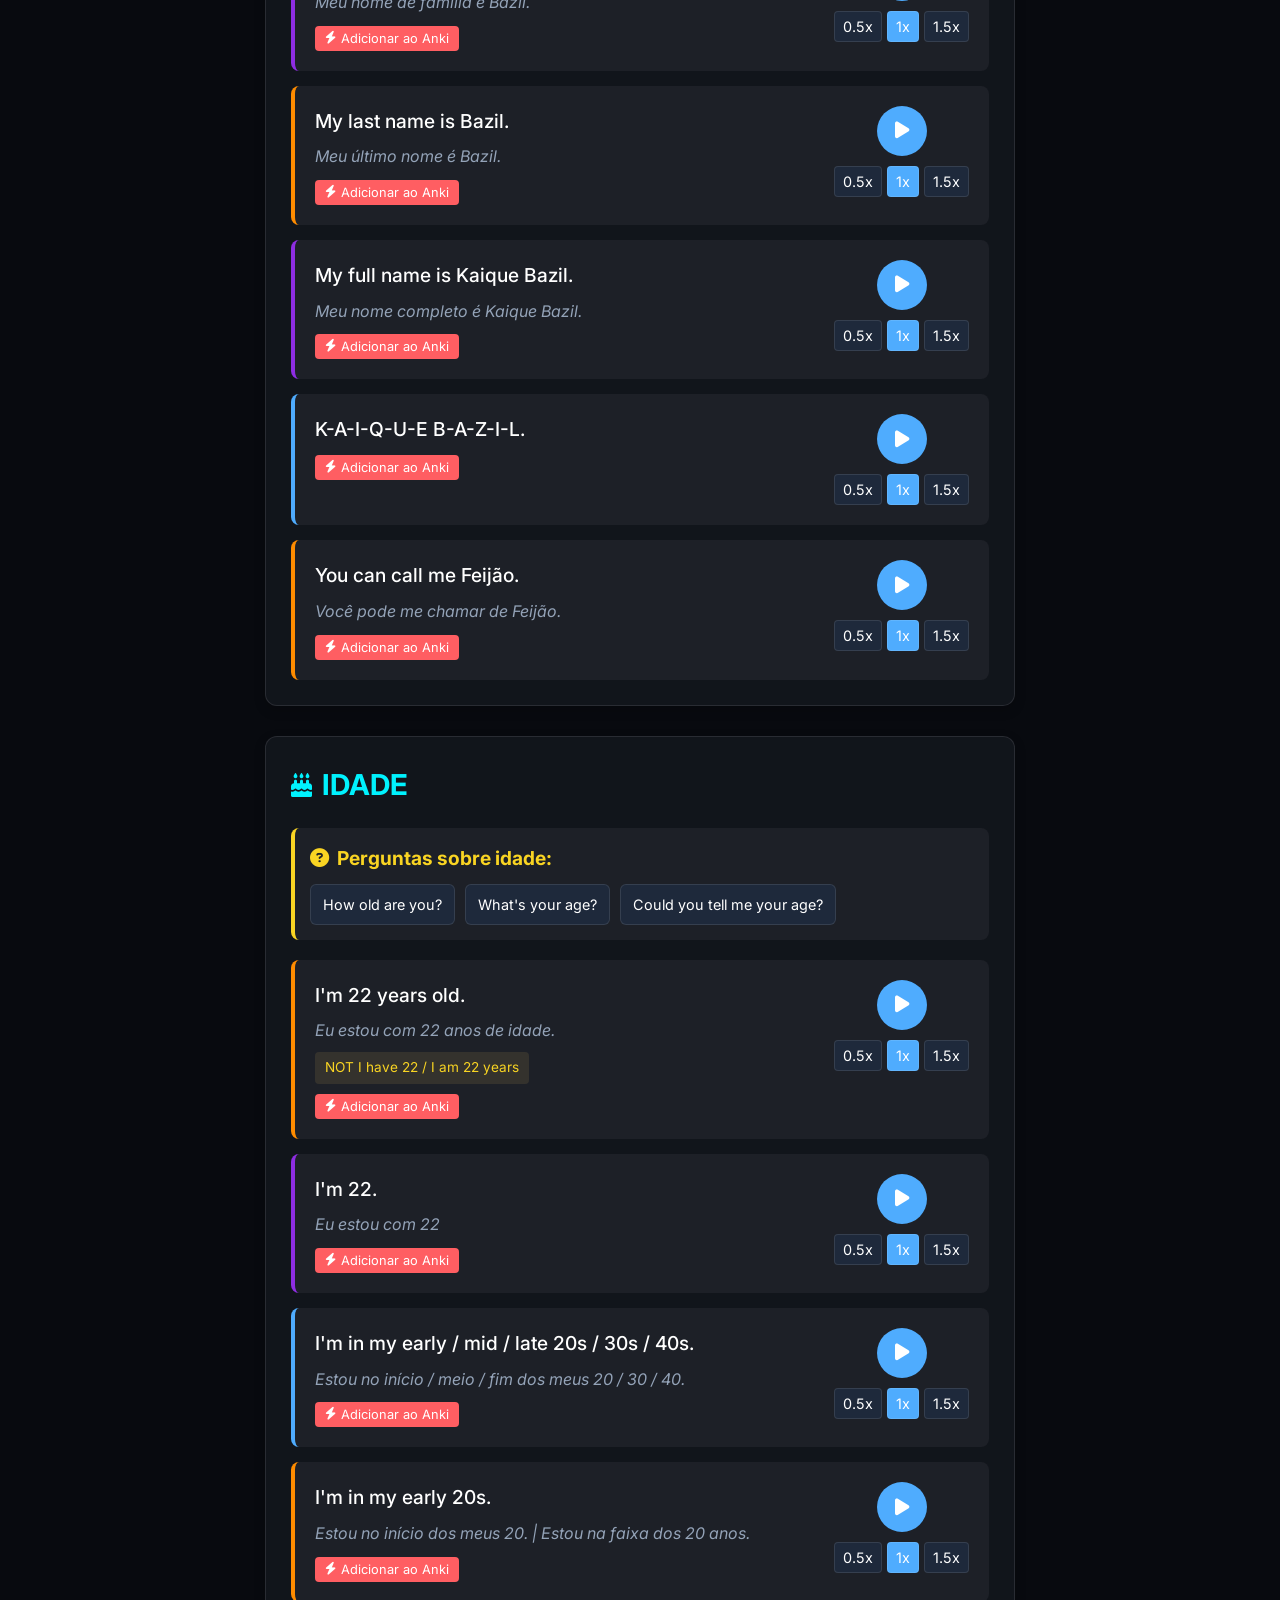
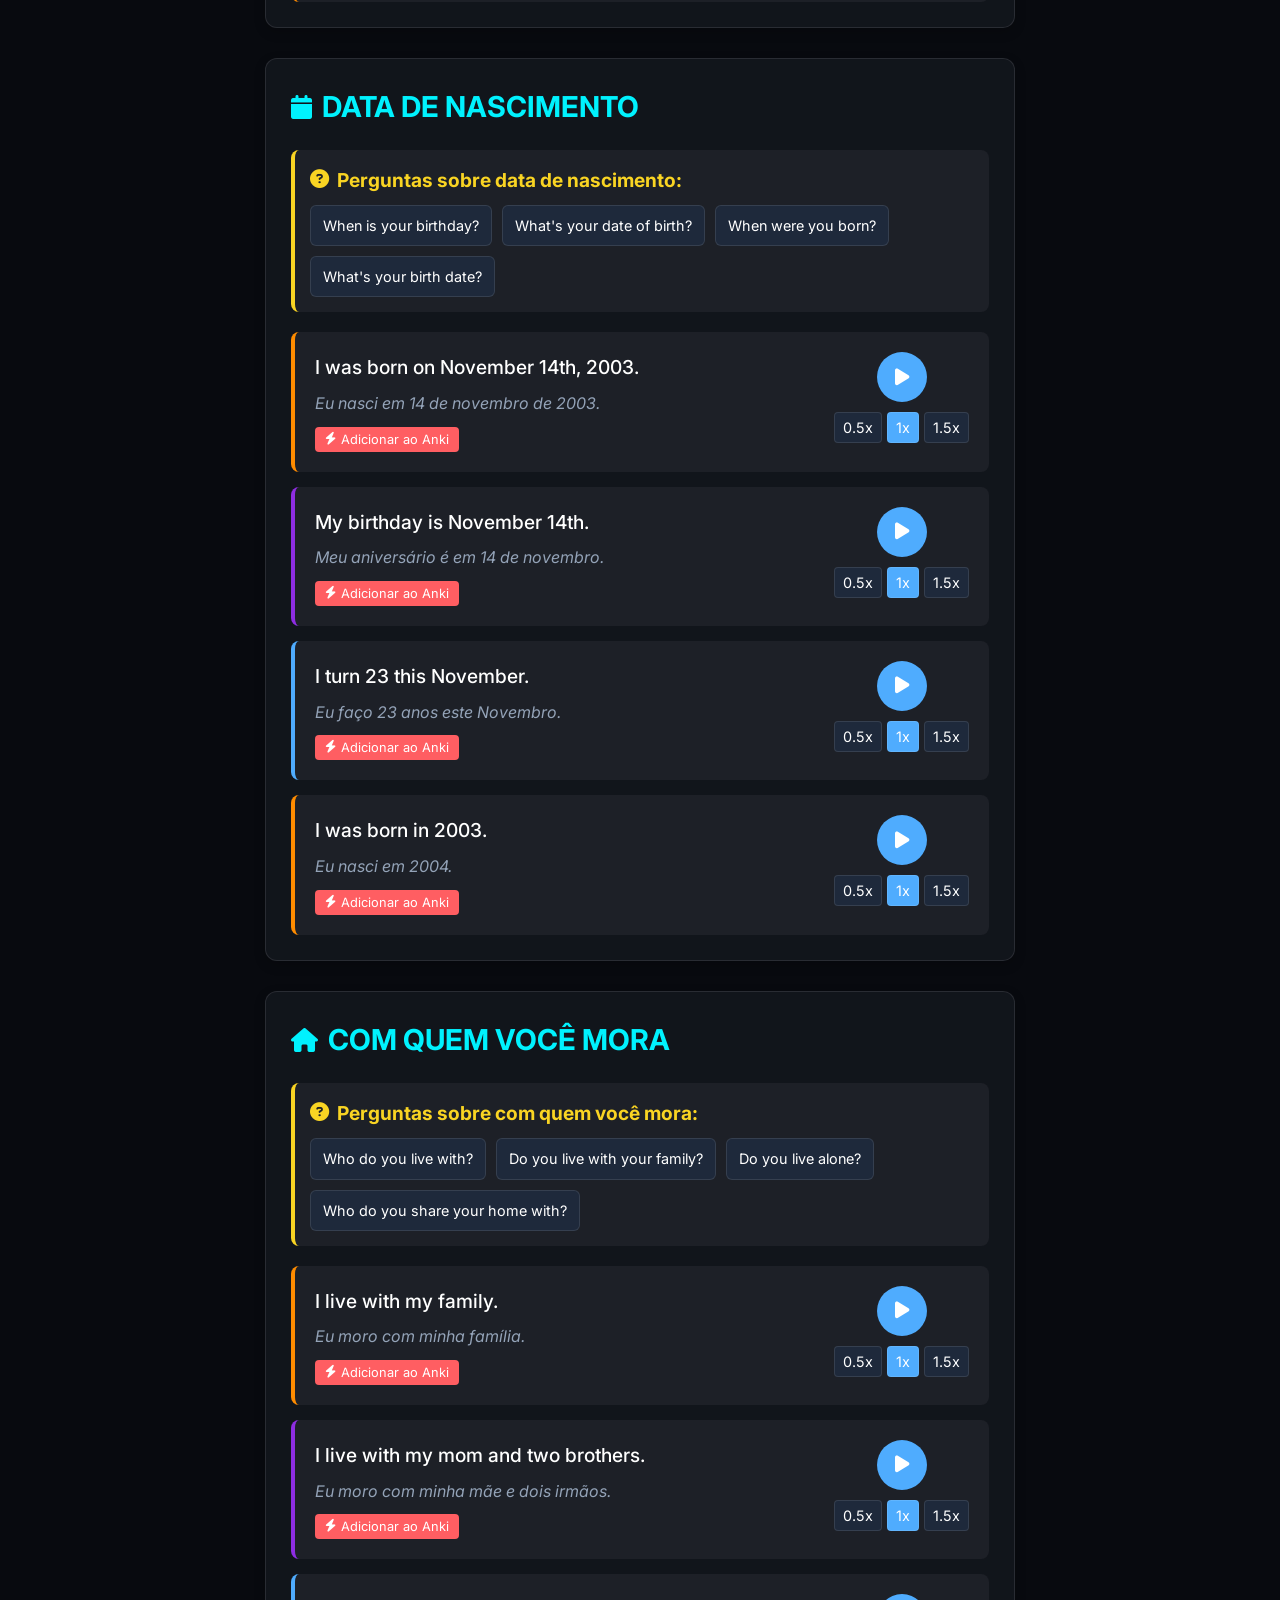
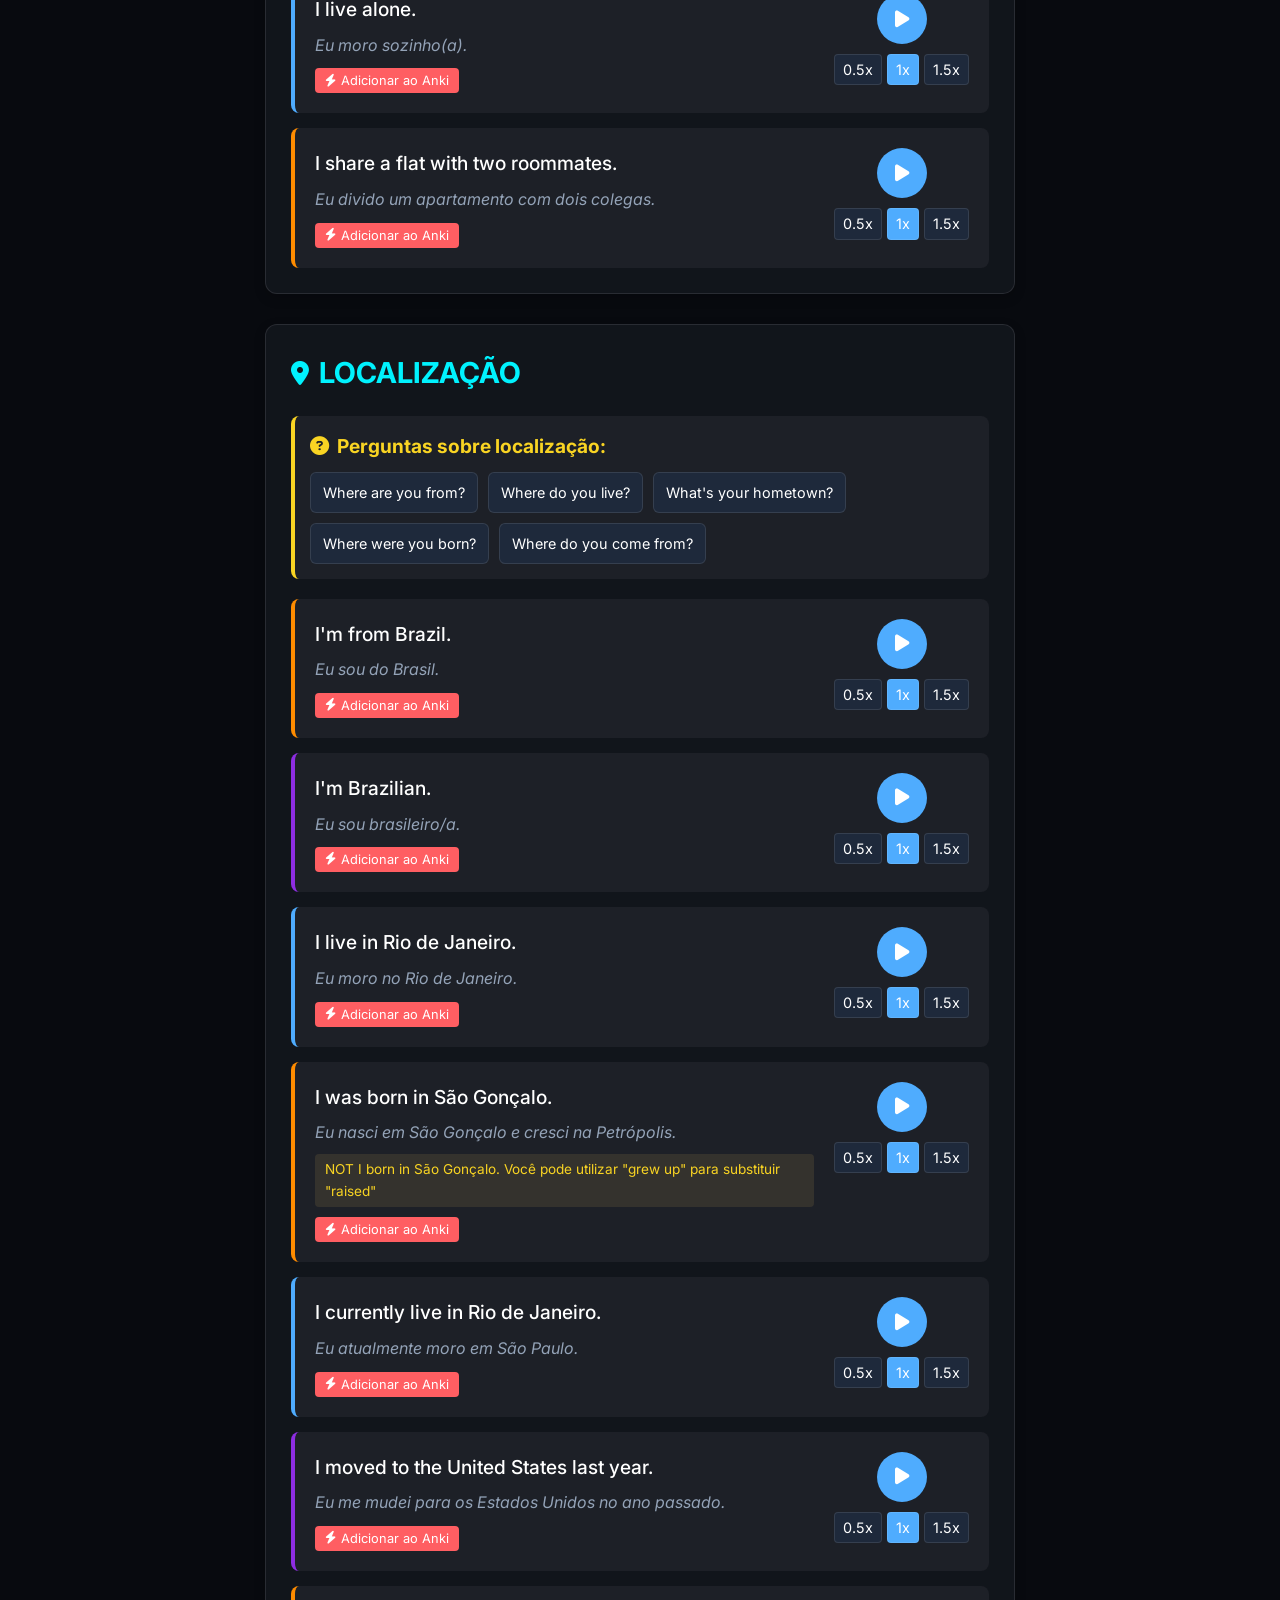
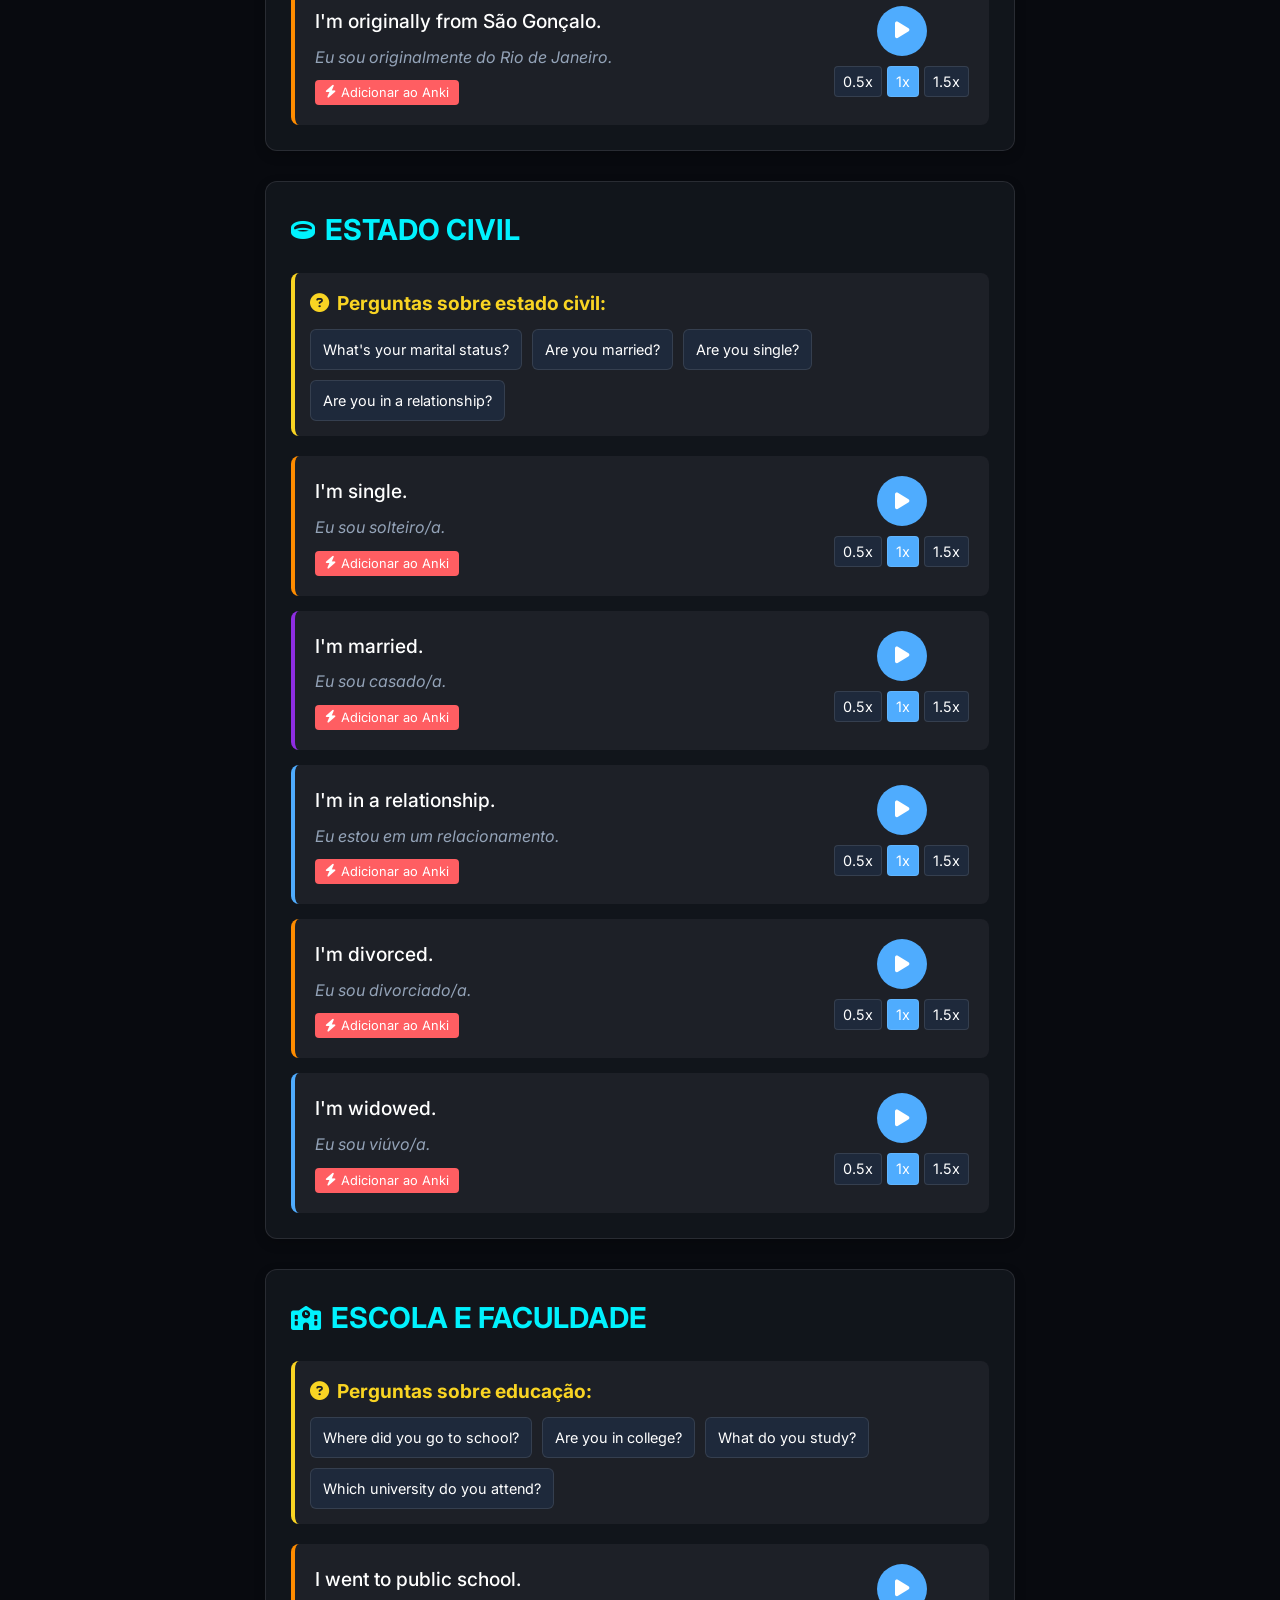
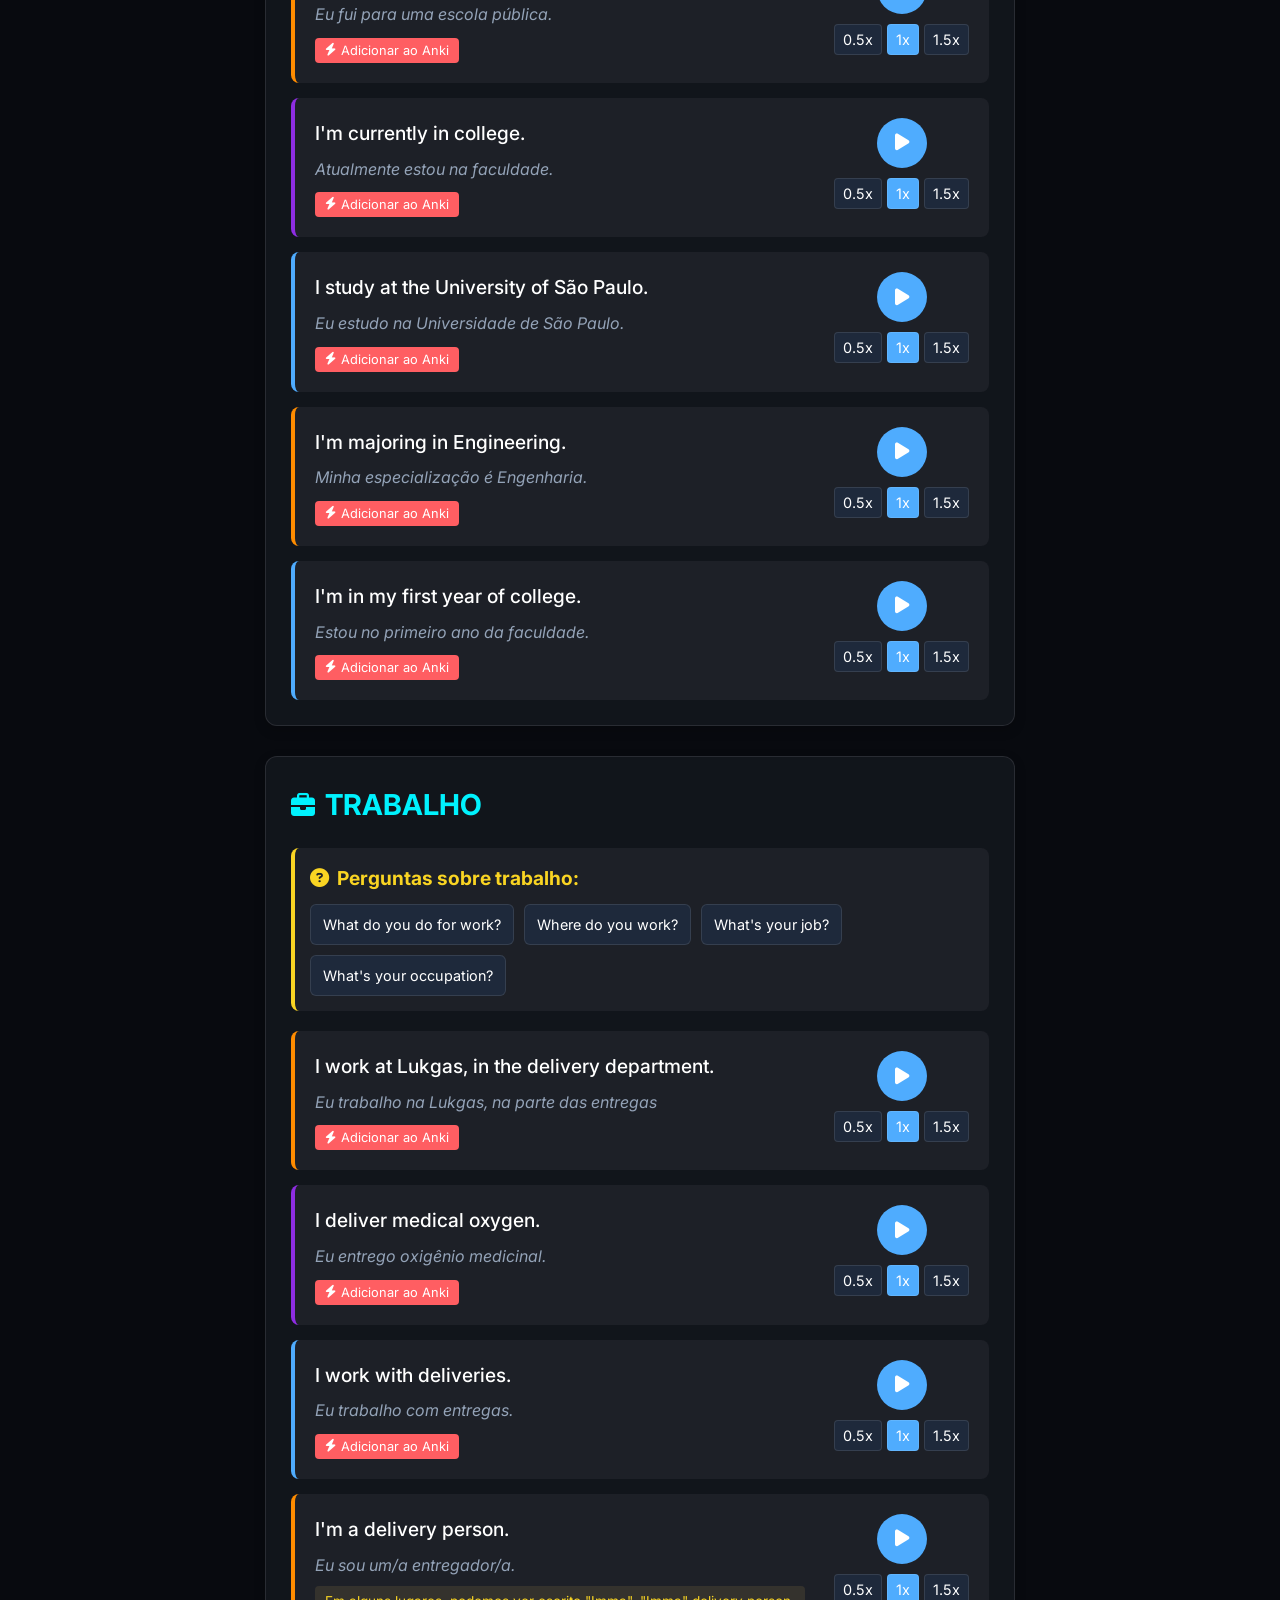
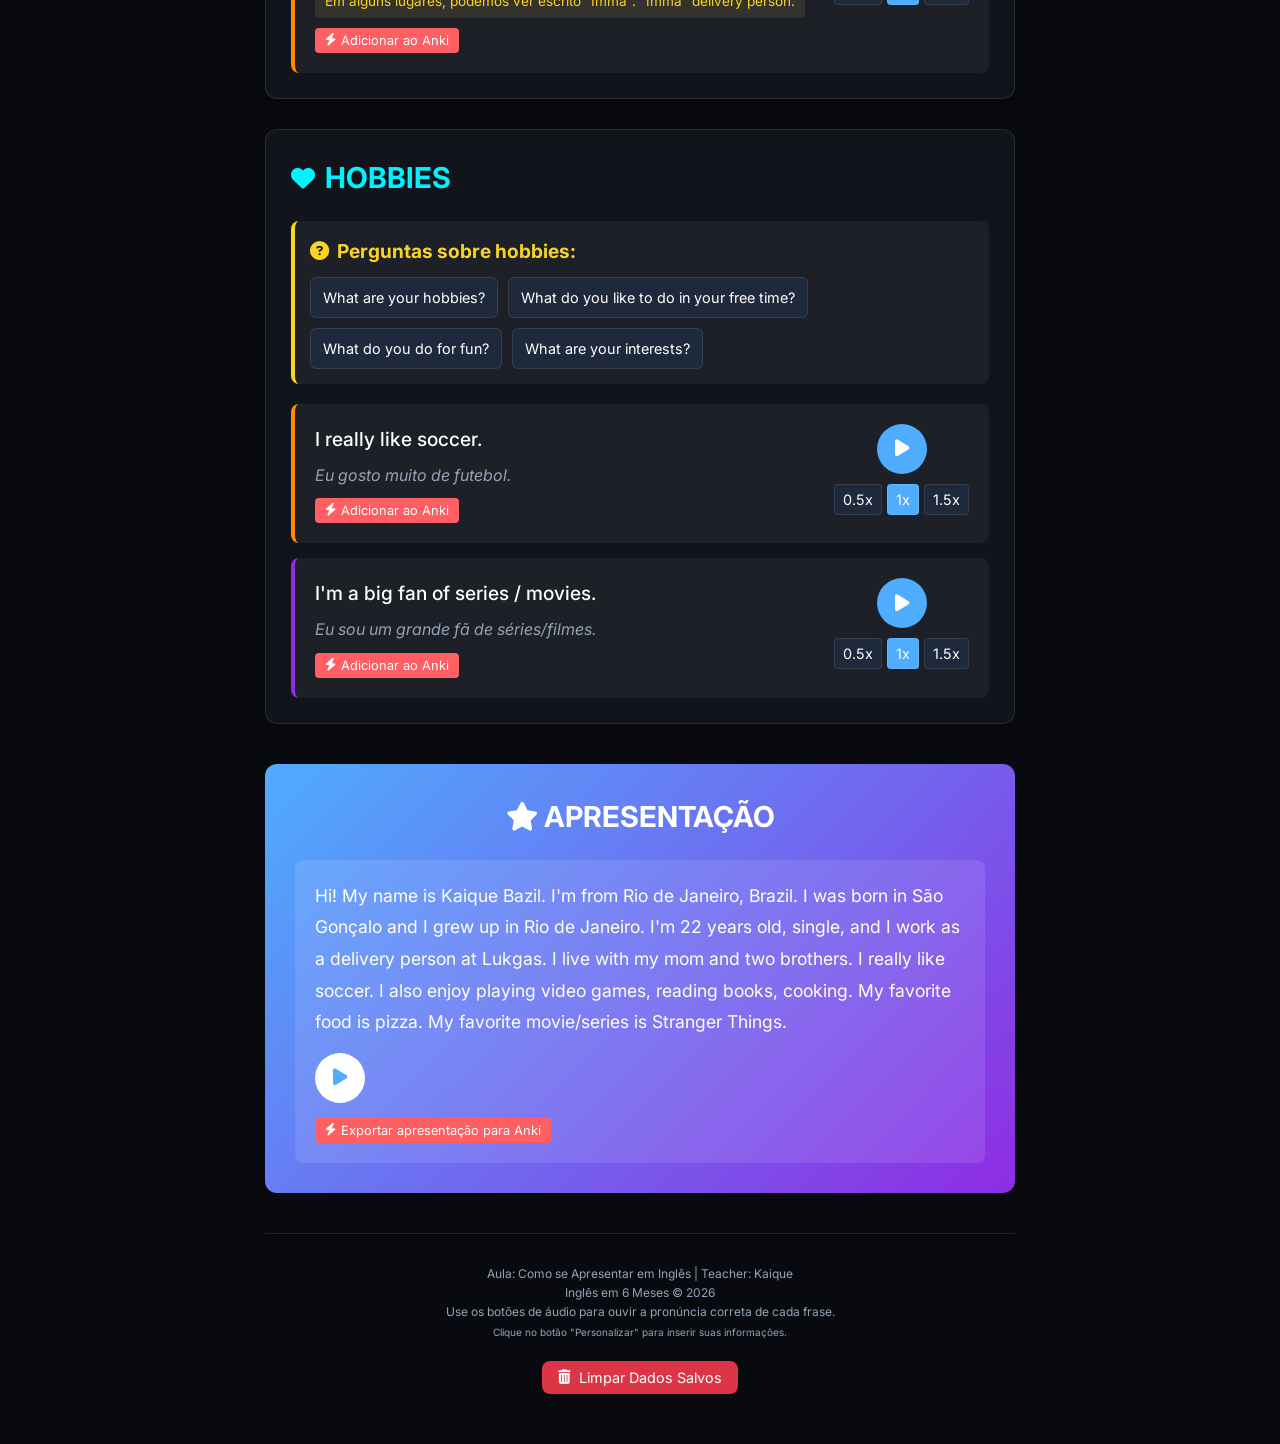
<file: pages/introductions.html>
<!DOCTYPE html>
<html lang="pt-BR">
  <head>
    <meta charset="UTF-8" />
    <meta name="viewport" content="width=device-width, initial-scale=1.0" />
    <title>Aula: Como se Apresentar em Inglês</title>
    <link
      rel="stylesheet"
      href="https://cdnjs.cloudflare.com/ajax/libs/font-awesome/6.4.0/css/all.min.css"
    />
    <link
      href="https://fonts.googleapis.com/css2?family=Inter:wght@300;400;500;600;700&display=swap"
      rel="stylesheet"
    />
    <link rel="stylesheet" href="../css/modules/main.css" />
    <link rel="shortcut icon" href="../icons/icon.ico" type="image/x-icon">

    <style>
      /* ===== CONTAINER PRINCIPAL ===== */
      .container {
        width: 100%;
        max-width: 750px;
        margin: 0 auto;
        opacity: 0;
        transform: translateY(20px);
        animation: containerEntrance 0.8s ease-out forwards;
      }

      /* ===== HEADER ===== */
      .header {
        text-align: center;
        margin-bottom: 40px;
        padding: 20px 0;
        border-bottom: 1px solid var(--border-color);
      }

      .header h1 {
        font-size: 2.5rem;
        margin-bottom: 10px;
        color: var(--accent-color);
        font-weight: 700;
      }

      .header p {
        color: var(--text-secondary);
        font-size: 1.1rem;
      }

      /* ===== BOTÕES DO HEADER ===== */
      .header-buttons {
        display: flex;
        justify-content: center;
        gap: 15px;
        flex-wrap: wrap;
        margin-top: 20px;
      }

      .personalize-btn,
      .download-btn,
      .anki-btn {
        color: white;
        border: none;
        border-radius: 8px;
        padding: 12px 24px;
        font-size: 1rem;
        font-weight: 600;
        cursor: pointer;
        display: flex;
        align-items: center;
        gap: 10px;
        transition: all 0.3s ease;
      }

      .personalize-btn {
        background: linear-gradient(
          135deg,
          var(--accent-color),
          var(--accent-purple)
        );
        box-shadow: 0 4px 12px rgba(88, 166, 255, 0.3);
      }

      .download-btn {
        background: linear-gradient(
          135deg,
          var(--accent-green),
          var(--accent-color)
        );
        box-shadow: 0 4px 12px rgba(63, 185, 80, 0.3);
      }

      .anki-btn {
        background: linear-gradient(
          135deg,
          var(--accent-pink),
          var(--accent-purple)
        );
        box-shadow: 0 4px 12px rgba(255, 107, 149, 0.3);
      }

      .personalize-btn:hover,
      .download-btn:hover,
      .anki-btn:hover {
        transform: translateY(-3px);
        box-shadow: 0 6px 18px rgba(88, 166, 255, 0.4);
      }

      .anki-btn:hover {
        box-shadow: 0 6px 18px rgba(255, 107, 149, 0.4);
      }

      /* ===== ÍNDICE DE NAVEGAÇÃO ===== */
      .category-index {
        display: flex;
        flex-wrap: wrap;
        justify-content: center;
        gap: 10px;
        margin: 20px 0;
      }

      .index-item {
        background-color: var(--button-bg);
        color: var(--text-primary);
        border: 1px solid var(--border-color);
        border-radius: 20px;
        padding: 8px 16px;
        font-size: 0.9rem;
        text-decoration: none;
        transition: all 0.2s ease;
      }

      .index-item:hover {
        background-color: var(--accent-color);
        color: white;
        transform: translateY(-2px);
      }

      /* ===== CATEGORIAS ===== */
      .category {
        background-color: var(--card-bg);
        border-radius: 12px;
        padding: 25px;
        margin-bottom: 30px;
        border: 1px solid var(--border-color);
        box-shadow: 0 4px 12px rgba(0, 0, 0, 0.2);
        transition: transform 0.3s ease;
        scroll-margin-top: 20px;
      }

      .category:hover {
        transform: translateY(-5px);
      }

      .category h2 {
        color: var(--accent-green);
        margin-bottom: 20px;
        font-size: 1.8rem;
        display: flex;
        align-items: center;
        gap: 10px;
      }

      .category h2 i {
        font-size: 1.5rem;
      }

      /* ===== CONTAINER DE PERGUNTAS ===== */
      .questions-container {
        background-color: rgba(255, 255, 255, 0.05);
        border-radius: 8px;
        padding: 15px;
        margin-bottom: 20px;
        border-left: 4px solid var(--accent-yellow);
      }

      .questions-container h3 {
        color: var(--accent-yellow);
        margin-bottom: 10px;
        font-size: 1.2rem;
        display: flex;
        align-items: center;
        gap: 8px;
      }

      .questions-list {
        display: flex;
        flex-wrap: wrap;
        gap: 10px;
        margin-top: 10px;
      }

      .question-item {
        background-color: var(--button-bg);
        border: 1px solid var(--border-color);
        border-radius: 6px;
        padding: 8px 12px;
        font-size: 0.9rem;
        cursor: pointer;
        transition: all 0.2s ease;
      }

      .question-item:hover {
        background-color: var(--button-hover);
        transform: translateY(-2px);
      }

      .question-item.active {
        background-color: var(--accent-color);
        color: white;
      }

      /* ===== CARTÕES DE FRASES ===== */
      .phrase-card {
        background-color: rgba(255, 255, 255, 0.05);
        border-radius: 8px;
        padding: 20px;
        margin-bottom: 15px;
        border-left: 4px solid var(--accent-color);
      }

      .phrase-card:nth-child(2n) {
        border-left-color: var(--accent-purple);
      }

      .phrase-card:nth-child(3n) {
        border-left-color: var(--accent-orange);
      }

      .phrase-card:last-child {
        margin-bottom: 0;
      }

      .phrase-content {
        display: flex;
        justify-content: space-between;
        align-items: flex-start;
        gap: 20px;
      }

      .phrase-text {
        flex: 1;
      }

      .phrase-en {
        font-size: 1.2rem;
        font-weight: 500;
        margin-bottom: 8px;
        color: var(--text-primary);
      }

      .phrase-pt {
        font-size: 1rem;
        color: var(--text-secondary);
        font-style: italic;
      }

      .phrase-note {
        font-size: 0.85rem;
        color: var(--accent-yellow);
        margin-top: 8px;
        padding: 5px 10px;
        background-color: rgba(255, 203, 107, 0.1);
        border-radius: 4px;
        display: inline-block;
      }

      .anki-export-btn {
        background-color: var(--accent-pink);
        color: white;
        border: none;
        border-radius: 4px;
        padding: 5px 10px;
        font-size: 0.8rem;
        cursor: pointer;
        display: flex;
        align-items: center;
        gap: 5px;
        margin-top: 10px;
        transition: all 0.2s ease;
      }

      .anki-export-btn:hover {
        background-color: var(--accent-purple);
        transform: translateY(-2px);
      }

      /* ===== CONTROLES DE ÁUDIO ===== */
      .audio-controls {
        display: flex;
        flex-direction: column;
        align-items: center;
        gap: 10px;
        min-width: 120px;
      }

      .play-button {
        background-color: var(--accent-color);
        color: white;
        border: none;
        border-radius: 50%;
        width: 50px;
        height: 50px;
        display: flex;
        align-items: center;
        justify-content: center;
        cursor: pointer;
        transition: all 0.3s ease;
        font-size: 1.2rem;
      }

      .play-button:hover {
        background-color: var(--accent-purple);
        transform: scale(1.1);
      }

      .play-button.playing {
        background-color: var(--accent-pink);
        animation: pulse 1.5s infinite;
      }

      .audio-speed {
        display: flex;
        align-items: center;
        gap: 5px;
        color: var(--text-secondary);
        font-size: 0.9rem;
      }

      .speed-control {
        background-color: var(--button-bg);
        border: 1px solid var(--border-color);
        border-radius: 4px;
        padding: 3px 8px;
        color: var(--text-primary);
        cursor: pointer;
        transition: all 0.2s ease;
      }

      .speed-control.active {
        background-color: var(--accent-color);
        color: white;
      }

      .speed-control:hover {
        background-color: var(--button-hover);
      }

      /* ===== SEÇÃO DE EXEMPLOS ===== */
      .examples {
        background: linear-gradient(
          135deg,
          var(--accent-color),
          var(--accent-purple)
        );
        border-radius: 12px;
        padding: 30px;
        margin-top: 40px;
        color: white;
      }

      .examples h2 {
        color: white;
        margin-bottom: 20px;
        text-align: center;
        font-size: 1.8rem;
      }

      .example-text {
        background-color: rgba(255, 255, 255, 0.1);
        border-radius: 8px;
        padding: 20px;
        margin-bottom: 20px;
        font-size: 1.1rem;
        line-height: 1.8;
      }

      .example-text:last-child {
        margin-bottom: 0;
      }

      /* ===== FOOTER ===== */
      .footer {
        text-align: center;
        font-size: 12px;
        color: var(--text-secondary);
        padding: 30px 20px;
        margin-top: 40px;
        border-top: 1px solid var(--border-color);
      }

      .teacher-info {
        display: flex;
        align-items: center;
        justify-content: center;
        gap: 10px;
        margin-top: 10px;
        font-size: 1rem;
      }

      .teacher-info i {
        color: var(--accent-pink);
      }

      /* ===== BOTÃO VOLTAR ===== */
      .back-button {
        position: fixed;
        bottom: 30px;
        left: 30px;
        display: flex;
        align-items: center;
        gap: 8px;
        padding: 12px 16px;
        background: linear-gradient(135deg, #667eea 0%, #764ba2 100%);
        color: white;
        text-decoration: none;
        border-radius: 50px;
        box-shadow: 0 4px 15px rgba(102, 126, 234, 0.4);
        font-weight: 500;
        transition: all 0.3s ease;
        z-index: 100;
      }

      .back-button:hover {
        transform: translateY(-3px);
        box-shadow: 0 6px 20px rgba(102, 126, 234, 0.6);
      }

      /* ===== MODAL DE PERSONALIZAÇÃO ===== */
      .modal-overlay {
        position: fixed;
        top: 0;
        left: 0;
        right: 0;
        bottom: 0;
        background-color: rgba(0, 0, 0, 0.8);
        display: flex;
        justify-content: center;
        align-items: center;
        z-index: 1000;
        opacity: 0;
        visibility: hidden;
        transition: all 0.3s ease;
      }

      .modal-overlay.active {
        opacity: 1;
        visibility: visible;
      }

      .modal {
        background-color: var(--card-bg);
        border-radius: 12px;
        padding: 30px;
        width: 90%;
        max-width: 700px;
        max-height: 80vh;
        overflow-y: auto;
        box-shadow: 0 10px 30px rgba(0, 0, 0, 0.5);
        transform: translateY(-20px);
        transition: transform 0.3s ease;
      }

      .modal-overlay.active .modal {
        transform: translateY(0);
      }

      .modal-header {
        display: flex;
        justify-content: space-between;
        align-items: center;
        margin-bottom: 25px;
        border-bottom: 1px solid var(--border-color);
        padding-bottom: 15px;
      }

      .modal-header h2 {
        color: var(--accent-color);
        font-size: 1.8rem;
        display: flex;
        align-items: center;
        gap: 10px;
      }

      .close-modal {
        background: none;
        border: none;
        color: var(--text-secondary);
        font-size: 1.5rem;
        cursor: pointer;
        transition: color 0.2s ease;
      }

      .close-modal:hover {
        color: var(--accent-pink);
      }

      /* ===== FORMULÁRIO ===== */
      .form-group {
        margin-bottom: 20px;
      }

      .form-group label {
        display: block;
        margin-bottom: 8px;
        color: var(--text-primary);
        font-weight: 500;
      }

      .form-group input,
      .form-group select,
      .form-group textarea {
        width: 100%;
        padding: 12px 15px;
        background-color: var(--button-bg);
        border: 1px solid var(--border-color);
        border-radius: 8px;
        color: var(--text-primary);
        font-size: 1rem;
        transition: border-color 0.3s ease;
      }

      .form-group input:focus,
      .form-group select:focus,
      .form-group textarea:focus {
        outline: none;
        border-color: var(--accent-color);
      }

      .form-row {
        display: flex;
        gap: 15px;
      }

      .form-row .form-group {
        flex: 1;
      }

      .modal-actions {
        display: flex;
        justify-content: flex-end;
        gap: 15px;
        margin-top: 30px;
        padding-top: 20px;
        border-top: 1px solid var(--border-color);
      }

      .btn {
        padding: 12px 24px;
        border-radius: 8px;
        border: none;
        font-weight: 600;
        cursor: pointer;
        transition: all 0.3s ease;
      }

      .btn-primary {
        background-color: var(--accent-color);
        color: white;
      }

      .btn-primary:hover {
        background-color: var(--accent-purple);
        transform: translateY(-2px);
      }

      .btn-secondary {
        background-color: var(--button-bg);
        color: var(--text-primary);
        border: 1px solid var(--border-color);
      }

      .btn-secondary:hover {
        background-color: var(--button-hover);
      }

      /* ===== PERFIS PRÉ-DEFINIDOS ===== */
      .profiles-section {
        margin-bottom: 25px;
        padding: 15px;
        background-color: rgba(255, 255, 255, 0.05);
        border-radius: 8px;
        border-left: 4px solid var(--accent-green);
      }

      .profiles-section h3 {
        color: var(--accent-green);
        margin-bottom: 15px;
        display: flex;
        align-items: center;
        gap: 10px;
      }

      .profiles-grid {
        display: grid;
        grid-template-columns: repeat(auto-fill, minmax(200px, 1fr));
        gap: 10px;
        margin-top: 10px;
      }

      .profile-btn {
        background-color: var(--button-bg);
        border: 1px solid var(--border-color);
        border-radius: 6px;
        padding: 12px;
        cursor: pointer;
        transition: all 0.2s ease;
        text-align: left;
      }

      .profile-btn:hover {
        background-color: var(--button-hover);
        transform: translateY(-2px);
      }

      .profile-btn.active {
        background-color: var(--accent-color);
        color: white;
        border-color: var(--accent-color);
      }

      .profile-name {
        color: var(--text-primary);
        font-weight: 600;
        margin-bottom: 5px;
        font-size: 1rem;
      }

      .profile-desc {
        font-size: 0.8rem;
        color: var(--text-secondary);
      }

      /* ===== INFORMAÇÕES ADICIONAIS ===== */
      .additional-info {
        margin-top: 20px;
        padding-top: 20px;
        border-top: 1px solid var(--border-color);
      }

      .additional-info h3 {
        color: var(--accent-yellow);
        margin-bottom: 15px;
        display: flex;
        align-items: center;
        gap: 10px;
      }

      .checkbox-group {
        display: flex;
        align-items: center;
        gap: 10px;
        margin-bottom: 10px;
      }

      .checkbox-group input[type="checkbox"] {
        width: auto;
      }

      .checkbox-group label {
        margin-bottom: 0;
        cursor: pointer;
      }

      /* ===== MODAL DE EXPORTAÇÃO ANKI ===== */
      .anki-modal {
        max-width: 800px;
      }

      .anki-export-options {
        margin: 20px 0;
      }

      .category-selector {
        max-height: 300px;
        overflow-y: auto;
        border: 1px solid var(--border-color);
        border-radius: 8px;
        padding: 15px;
        margin-top: 10px;
      }

      .category-item {
        display: flex;
        align-items: center;
        gap: 10px;
        padding: 8px;
        border-bottom: 1px solid var(--border-color);
      }

      .category-item:last-child {
        border-bottom: none;
      }

      .category-item label {
        margin-bottom: 0;
        cursor: pointer;
        flex: 1;
      }

      .select-all {
        display: flex;
        align-items: center;
        gap: 10px;
        padding: 10px 15px;
        background-color: rgba(255, 255, 255, 0.05);
        border-radius: 8px;
        margin-bottom: 10px;
      }

      .anki-output {
        background-color: var(--button-bg);
        border: 1px solid var(--border-color);
        border-radius: 8px;
        padding: 15px;
        margin-top: 20px;
        max-height: 200px;
        overflow-y: auto;
        font-family: monospace;
        font-size: 0.9rem;
        white-space: pre-wrap;
      }

      /* ===== BOTÃO DE LIMPAR DADOS ===== */
      .clear-data-btn {
        background-color: #dc3545;
        color: white;
        border: none;
        border-radius: 8px;
        padding: 8px 16px;
        font-size: 0.9rem;
        cursor: pointer;
        display: flex;
        align-items: center;
        gap: 8px;
        transition: all 0.3s ease;
      }

      .clear-data-btn:hover {
        background-color: #c82333;
        transform: translateY(-2px);
      }

      .footer-buttons {
        display: flex;
        justify-content: center;
        gap: 15px;
        margin-top: 20px;
        flex-wrap: wrap;
      }

      /* ===== RESPONSIVIDADE ===== */
      @media (max-width: 768px) {
        .container {
          padding: 0 10px;
        }

        .category {
          padding: 20px;
        }

        .phrase-content {
          flex-direction: column;
          gap: 15px;
        }

        .audio-controls {
          flex-direction: row;
          justify-content: flex-start;
          width: 100%;
        }

        .back-button {
          bottom: 20px;
          left: 20px;
          padding: 10px 14px;
        }

        .header h1 {
          font-size: 2rem;
        }

        .modal {
          padding: 20px;
          width: 95%;
        }

        .form-row {
          flex-direction: column;
          gap: 10px;
        }

        .header-buttons {
          flex-direction: column;
          align-items: center;
        }

        .personalize-btn,
        .download-btn,
        .anki-btn {
          width: 100%;
          max-width: 300px;
          justify-content: center;
        }

        .profiles-grid {
          grid-template-columns: 1fr;
        }
      }

      @media (max-width: 480px) {
        body {
          padding: 15px 10px;
        }

        .header h1 {
          font-size: 1.8rem;
        }

        .category h2 {
          font-size: 1.5rem;
        }

        .phrase-en {
          font-size: 1.1rem;
        }

        .examples {
          padding: 20px;
        }
      }
    </style>
  </head>
  <body>
    <!-- Modal de personalização -->
    <div class="modal-overlay" id="personalizationModal">
      <div class="modal">
        <div class="modal-header">
          <h2><i class="fas fa-user-edit"></i> Personalize suas informações</h2>
          <button class="close-modal" id="closeModal">
            <i class="fas fa-times"></i>
          </button>
        </div>

        <!-- Seção de perfis pré-definidos -->
        <div class="profiles-section">
          <h3>
            <i class="fas fa-user-friends"></i> Escolha um perfil pré-definido:
          </h3>
          <div class="profiles-grid" id="profilesGrid"></div>
        </div>

        <form id="personalizationForm">
          <!-- Seção Nome -->
          <div class="form-row">
            <div class="form-group">
              <label for="firstName"
                ><i class="fas fa-user"></i> Primeiro Nome</label
              >
              <input
                type="text"
                id="firstName"
                placeholder="Ex: Kaique"
                required
              />
            </div>
            <div class="form-group">
              <label for="middleName"
                ><i class="fas fa-user"></i> Nome do Meio</label
              >
              <input type="text" id="middleName" placeholder="Ex: Gabriel" />
            </div>
            <div class="form-group">
              <label for="lastName"
                ><i class="fas fa-user"></i> Sobrenome</label
              >
              <input type="text" id="lastName" placeholder="Ex: Bazil" />
            </div>
          </div>

          <div class="form-row">
            <div class="form-group">
              <label for="familyName"
                ><i class="fas fa-users"></i> Nome de Família</label
              >
              <input type="text" id="familyName" placeholder="Ex: Bazil" />
            </div>
            <div class="form-group">
              <label for="flatmates"
                ><i class="fas fa-house-user"></i> Colegas de Apartamento</label
              >
              <input
                type="text"
                id="flatmates"
                placeholder="Ex: two roommates"
              />
            </div>
          </div>

          <!-- Seção Informações Pessoais -->
          <div class="form-row">
            <div class="form-group">
              <label for="age"
                ><i class="fas fa-birthday-cake"></i> Idade</label
              >
              <input
                type="number"
                id="age"
                placeholder="Ex: 22"
                min="1"
                max="120"
                required
              />
            </div>
            <div class="form-group">
              <label for="nickname"
                ><i class="fas fa-signature"></i> Apelido (opcional)</label
              >
              <input type="text" id="nickname" placeholder="Ex: Feijão" />
            </div>
          </div>

          <div class="form-group">
            <label for="birthDate"
              ><i class="fas fa-calendar"></i> Data de Nascimento</label
            >
            <input
              type="text"
              id="birthDate"
              placeholder="Ex: November 14th, 2003"
              required
            />
          </div>

          <!-- Seção Localização -->
          <div class="form-row">
            <div class="form-group">
              <label for="country"><i class="fas fa-globe"></i> País</label>
              <input
                type="text"
                id="country"
                placeholder="Ex: Brazil"
                required
              />
            </div>
            <div class="form-group">
              <label for="nationality"
                ><i class="fas fa-passport"></i> Nacionalidade</label
              >
              <input
                type="text"
                id="nationality"
                placeholder="Ex: Brazilian"
                required
              />
            </div>
          </div>

          <div class="form-row">
            <div class="form-group">
              <label for="city"
                ><i class="fas fa-city"></i> Cidade onde vive</label
              >
              <input
                type="text"
                id="city"
                placeholder="Ex: Rio de Janeiro"
                required
              />
            </div>
            <div class="form-group">
              <label for="hometown"
                ><i class="fas fa-home"></i> Cidade natal</label
              >
              <input type="text" id="hometown" placeholder="Ex: São Gonçalo" />
            </div>
          </div>

          <!-- Seção Estado Civil e Trabalho -->
          <div class="form-group">
            <label for="maritalStatus"
              ><i class="fas fa-ring"></i> Estado Civil</label
            >
            <select id="maritalStatus">
              <option value="single">Solteiro/a</option>
              <option value="married">Casado/a</option>
              <option value="relationship">Em um relacionamento</option>
              <option value="divorced">Divorciado/a</option>
              <option value="widowed">Viúvo/a</option>
            </select>
          </div>

          <div class="form-row">
            <div class="form-group">
              <label for="occupation"
                ><i class="fas fa-briefcase"></i> Profissão</label
              >
              <input
                type="text"
                id="occupation"
                placeholder="Ex: Delivery person"
                required
              />
            </div>
            <div class="form-group">
              <label for="workplace"
                ><i class="fas fa-building"></i> Local de Trabalho</label
              >
              <input type="text" id="workplace" placeholder="Ex: Lukgas" />
            </div>
          </div>

          <!-- Seção Educação e Hobbies -->
          <div class="form-row">
            <div class="form-group">
              <label for="hobby"
                ><i class="fas fa-heart"></i> Hobby Principal</label
              >
              <input type="text" id="hobby" placeholder="Ex: Soccer" required />
            </div>
            <div class="form-group">
              <label for="education"
                ><i class="fas fa-graduation-cap"></i> Formação/Curso</label
              >
              <input type="text" id="education" placeholder="Ex: TI course" />
            </div>
          </div>

          <!-- Seção Família -->
          <div class="form-group">
            <label for="familyMembers"
              ><i class="fas fa-users"></i> Com quem você mora?</label
            >
            <input
              type="text"
              id="familyMembers"
              placeholder="Ex: My mom and two brothers"
            />
          </div>

          <div class="form-group">
            <label for="siblingsInfo"
              ><i class="fas fa-user-friends"></i> Informações sobre
              irmãos</label
            >
            <textarea
              id="siblingsInfo"
              placeholder="Ex: I have five siblings: Gabriel, Ezequiel, Samuel, Miguel, and Emanuele. But only Ezequiel and Gabriel live with me."
              rows="2"
            ></textarea>
          </div>

          <div class="form-row">
            <div class="form-group">
              <label for="motherName"
                ><i class="fas fa-female"></i> Nome da mãe</label
              >
              <input type="text" id="motherName" placeholder="Ex: Cristina" />
            </div>
            <div class="form-group">
              <label for="motherAge"
                ><i class="fas fa-birthday-cake"></i> Idade da mãe</label
              >
              <input
                type="number"
                id="motherAge"
                placeholder="Ex: 37"
                min="1"
                max="120"
              />
            </div>
          </div>

          <div class="form-group">
            <label for="birthOrder"
              ><i class="fas fa-sort-numeric-up"></i> Posição entre
              irmãos</label
            >
            <select id="birthOrder">
              <option value="">Selecione</option>
              <option value="oldest">Filho(a) mais velho(a)</option>
              <option value="youngest">Filho(a) mais novo(a)</option>
              <option value="middle">Filho(a) do meio</option>
              <option value="only">Filho(a) único(a)</option>
            </select>
          </div>

          <!-- Seção Preferências -->
          <div class="form-group">
            <label for="favoriteFood"
              ><i class="fas fa-utensils"></i> Comida favorita</label
            >
            <input type="text" id="favoriteFood" placeholder="Ex: Pizza" />
          </div>

          <div class="form-group">
            <label for="favoriteMovie"
              ><i class="fas fa-film"></i> Filme/série favorito(a)</label
            >
            <input
              type="text"
              id="favoriteMovie"
              placeholder="Ex: Stranger Things"
            />
          </div>

          <div class="form-group">
            <label for="favoriteSport"
              ><i class="fas fa-futbol"></i> Esporte favorito</label
            >
            <input type="text" id="favoriteSport" placeholder="Ex: Soccer" />
          </div>

          <div class="form-group">
            <label for="travelDestinations"
              ><i class="fas fa-plane"></i> Lugares que gostaria de
              visitar</label
            >
            <textarea
              id="travelDestinations"
              placeholder="Ex: Japan, Italy, United States"
              rows="2"
            ></textarea>
          </div>

          <div class="form-group">
            <label for="additionalHobbies"
              ><i class="fas fa-gamepad"></i> Outros hobbies</label
            >
            <textarea
              id="additionalHobbies"
              placeholder="Ex: Playing video games, reading books, cooking"
              rows="2"
            ></textarea>
          </div>

          <!-- Informações adicionais -->
          <div class="additional-info">
            <h3><i class="fas fa-plus-circle"></i> Informações adicionais</h3>

            <div class="checkbox-group">
              <input type="checkbox" id="hasPets" name="hasPets" />
              <label for="hasPets">Eu tenho animais de estimação</label>
            </div>

            <div class="checkbox-group">
              <input
                type="checkbox"
                id="playsInstrument"
                name="playsInstrument"
              />
              <label for="playsInstrument"
                >Eu toco algum instrumento musical</label
              >
            </div>

            <div class="checkbox-group">
              <input
                type="checkbox"
                id="speaksOtherLanguages"
                name="speaksOtherLanguages"
              />
              <label for="speaksOtherLanguages">Eu falo outras línguas</label>
            </div>

            <div class="checkbox-group">
              <input type="checkbox" id="likesToCook" name="likesToCook" />
              <label for="likesToCook">Eu gosto de cozinhar</label>
            </div>

            <!-- Campos condicionais -->
            <div class="form-group" style="margin-top: 15px">
              <label for="petsInfo"
                ><i class="fas fa-paw"></i> Se tem pets, quais?</label
              >
              <input
                type="text"
                id="petsInfo"
                placeholder="Ex: One dog named Max"
              />
            </div>

            <div class="form-group">
              <label for="instrumentInfo"
                ><i class="fas fa-guitar"></i> Se toca instrumento, qual?</label
              >
              <input type="text" id="instrumentInfo" placeholder="Ex: Guitar" />
            </div>

            <div class="form-group">
              <label for="languagesInfo"
                ><img src="../icons/icon.ico" width="40" alt=""> Se fala outras línguas,
                quais?</label
              >
              <input
                type="text"
                id="languagesInfo"
                placeholder="Ex: Spanish, French"
              />
            </div>
          </div>

          <div class="modal-actions">
            <button type="button" class="btn btn-secondary" id="cancelBtn">
              Cancelar
            </button>
            <button type="button" class="btn btn-secondary" id="resetBtn">
              Limpar
            </button>
            <button type="submit" class="btn btn-primary">
              Salvar Informações
            </button>
          </div>
        </form>
      </div>
    </div>

    <!-- Modal de exportação Anki -->
    <div class="modal-overlay" id="ankiExportModal">
      <div class="modal anki-modal">
        <div class="modal-header">
          <h2><i class="fas fa-bolt"></i> Exportar para Anki</h2>
          <button class="close-modal" id="closeAnkiModal">
            <i class="fas fa-times"></i>
          </button>
        </div>

        <div class="anki-export-options">
          <h3><i class="fas fa-cog"></i> Opções de exportação</h3>
          
          <div class="select-all">
            <input type="checkbox" id="selectAllCategories" checked>
            <label for="selectAllCategories">Selecionar todas as categorias</label>
          </div>

          <div class="category-selector" id="categorySelector"></div>

          <div style="margin-top: 20px;">
            <label for="ankiDeckName"><i class="fas fa-layer-group"></i> Nome do baralho:</label>
            <input type="text" id="ankiDeckName" value="Inglês - Apresentação" style="margin-top: 5px;">
          </div>

          <div style="margin-top: 15px;">
            <label><i class="fas fa-sliders-h"></i> Formato do cartão:</label>
            <div style="display: flex; gap: 20px; margin-top: 10px;">
              <div class="checkbox-group">
                <input type="checkbox" id="includeAudio" checked>
                <label for="includeAudio">Incluir instruções de áudio</label>
              </div>
              <div class="checkbox-group">
                <input type="checkbox" id="includeNotes" checked>
                <label for="includeNotes">Incluir notas</label>
              </div>
            </div>
          </div>

          <div class="anki-output" id="ankiOutput">
            Selecione as categorias e clique em "Gerar" para ver o preview.
          </div>
        </div>

        <div class="modal-actions">
          <button type="button" class="btn btn-secondary" id="closeAnkiBtn">
            Cancelar
          </button>
          <button type="button" class="btn btn-secondary" id="copyAnkiBtn">
            <i class="fas fa-copy"></i> Copiar
          </button>
          <button type="button" class="btn btn-primary" id="exportAnkiBtn">
            <i class="fas fa-download"></i> Exportar (.csv)
          </button>
        </div>
      </div>
    </div>

    <div class="container">
      <header class="header">
        <h1><img src="../icons/icon.ico" width="40" alt=""> Como se Apresentar em Inglês</h1>
        <p>
          Aprenda as principais frases para se apresentar em inglês com
          pronúncia correta
        </p>

        <div class="header-buttons">
          <button class="personalize-btn" id="openPersonalization">
            <i class="fas fa-user-edit"></i> Personalizar Informações
          </button>
          <button class="anki-btn" id="openAnkiExport">
            <i class="fas fa-bolt"></i> Exportar para Anki
          </button>
          <button class="download-btn" id="downloadPDF">
            <i class="fas fa-file-pdf"></i> Baixar em PDF
          </button>
        </div>

        <!-- Índice de navegação -->
        <div class="category-index">
          <a href="#nameSection" class="index-item">Nome</a>
          <a href="#ageSection" class="index-item">Idade</a>
          <a href="#birthSection" class="index-item">Nascimento</a>
          <a href="#livingWithSection" class="index-item">Com quem mora</a>
          <a href="#locationSection" class="index-item">Localização</a>
          <a href="#maritalSection" class="index-item">Estado Civil</a>
          <a href="#educationSection" class="index-item">Educação</a>
          <a href="#workSection" class="index-item">Trabalho</a>
          <a href="#hobbiesSection" class="index-item">Hobbies</a>
        </div>
      </header>

      <!-- Conteúdo das seções -->
      <!-- Seção: Seu Nome -->
      <section class="category" id="nameSection">
        <h2><i class="fas fa-user"></i> SEU NOME</h2>
        <!-- Perguntas relacionadas à categoria -->
        <div class="questions-container">
          <h3>
            <i class="fas fa-question-circle"></i> Perguntas sobre seu nome:
          </h3>
          <div class="questions-list">
            <div
              class="question-item"
              data-category="name"
              data-question="What's your name?"
            >
              What's your name?
            </div>
            <div
              class="question-item"
              data-category="name"
              data-question="Could you tell me your name?"
            >
              Could you tell me your name?
            </div>
            <div
              class="question-item"
              data-category="name"
              data-question="May I have your name?"
            >
              May I have your name?
            </div>
            <div
              class="question-item"
              data-category="name"
              data-question="What should I call you?"
            >
              What should I call you?
            </div>
            <div
              class="question-item"
              data-category="name"
              data-question="How do you spell your name?"
            >
              How do you spell your name?
            </div>
          </div>
        </div>

        <div class="phrase-card">
          <div class="phrase-content">
            <div class="phrase-text">
              <div class="phrase-en" data-template="My name is {firstName}.">
                My name is Kaique.
              </div>
              <div class="phrase-pt">Meu nome é Kaique.</div>
              <button class="anki-export-btn" data-category="name" data-phrase="My name is {firstName}." data-translation="Meu nome é {firstName}.">
                <i class="fas fa-bolt"></i> Adicionar ao Anki
              </button>
            </div>
            <div class="audio-controls">
              <button class="play-button" data-text="My name is Kaique.">
                <i class="fas fa-play"></i>
              </button>
              <div class="audio-speed">
                <span class="speed-control" data-speed="0.5">0.5x</span>
                <span class="speed-control active" data-speed="1">1x</span>
                <span class="speed-control" data-speed="1.5">1.5x</span>
              </div>
            </div>
          </div>
        </div>
        <div class="phrase-card">
          <div class="phrase-content">
            <div class="phrase-text">
              <div class="phrase-en" data-template="I'm {firstName}.">
                I'm Kaique.
              </div>
              <div class="phrase-pt">Eu sou a Kaique.</div>
              <button class="anki-export-btn" data-category="name" data-phrase="I'm {firstName}." data-translation="Eu sou {firstName}.">
                <i class="fas fa-bolt"></i> Adicionar ao Anki
              </button>
            </div>
            <div class="audio-controls">
              <button class="play-button" data-text="I'm Kaique.">
                <i class="fas fa-play"></i>
              </button>
              <div class="audio-speed">
                <span class="speed-control" data-speed="0.5">0.5x</span>
                <span class="speed-control active" data-speed="1">1x</span>
                <span class="speed-control" data-speed="1.5">1.5x</span>
              </div>
            </div>
          </div>
        </div>
        <div class="phrase-card">
          <div class="phrase-content">
            <div class="phrase-text">
              <div
                class="phrase-en"
                data-template="My first name is {firstName}."
              >
                My first name is Kaique.
              </div>
              <div class="phrase-pt">Meu primeiro nome é Kaique.</div>
              <button class="anki-export-btn" data-category="name" data-phrase="My first name is {firstName}." data-translation="Meu primeiro nome é {firstName}.">
                <i class="fas fa-bolt"></i> Adicionar ao Anki
              </button>
            </div>
            <div class="audio-controls">
              <button class="play-button" data-text="My first name is Kaique.">
                <i class="fas fa-play"></i>
              </button>
              <div class="audio-speed">
                <span class="speed-control" data-speed="0.5">0.5x</span>
                <span class="speed-control active" data-speed="1">1x</span>
                <span class="speed-control" data-speed="1.5">1.5x</span>
              </div>
            </div>
          </div>
        </div>

        <div class="phrase-card">
          <div class="phrase-content">
            <div class="phrase-text">
              <div
                class="phrase-en"
                data-template="My middle name is {middleName}."
              >
                My middle name is John.
              </div>
              <div class="phrase-pt">Meu nome do meio é John.</div>
              <div class="phrase-note">I don't have a middle name.</div>
              <button class="anki-export-btn" data-category="name" data-phrase="My middle name is {middleName}." data-translation="Meu nome do meio é {middleName}.">
                <i class="fas fa-bolt"></i> Adicionar ao Anki
              </button>
            </div>
            <div class="audio-controls">
              <button class="play-button" data-text="My middle name is John.">
                <i class="fas fa-play"></i>
              </button>
              <div class="audio-speed">
                <span class="speed-control" data-speed="0.5">0.5x</span>
                <span class="speed-control active" data-speed="1">1x</span>
                <span class="speed-control" data-speed="1.5">1.5x</span>
              </div>
            </div>
          </div>
        </div>

        <div class="phrase-card">
          <div class="phrase-content">
            <div class="phrase-text">
              <div class="phrase-en" data-template="My surname is {surname}.">
                My surname is Bazil.
              </div>
              <div class="phrase-pt">Meu sobrenome é Bazil.</div>
              <button class="anki-export-btn" data-category="name" data-phrase="My surname is {surname}." data-translation="Meu sobrenome é {surname}.">
                <i class="fas fa-bolt"></i> Adicionar ao Anki
              </button>
            </div>
            <div class="audio-controls">
              <button class="play-button" data-text="My surname is Bazil.">
                <i class="fas fa-play"></i>
              </button>
              <div class="audio-speed">
                <span class="speed-control" data-speed="0.5">0.5x</span>
                <span class="speed-control active" data-speed="1">1x</span>
                <span class="speed-control" data-speed="1.5">1.5x</span>
              </div>
            </div>
          </div>
        </div>

        <div class="phrase-card">
          <div class="phrase-content">
            <div class="phrase-text">
              <div
                class="phrase-en"
                data-template="My family name is {familyName}."
              >
                My family name is Bazil.
              </div>
              <div class="phrase-pt">Meu nome de família é Bazil.</div>
              <button class="anki-export-btn" data-category="name" data-phrase="My family name is {familyName}." data-translation="Meu nome de família é {familyName}.">
                <i class="fas fa-bolt"></i> Adicionar ao Anki
              </button>
            </div>
            <div class="audio-controls">
              <button class="play-button" data-text="My family name is Bazil.">
                <i class="fas fa-play"></i>
              </button>
              <div class="audio-speed">
                <span class="speed-control" data-speed="0.5">0.5x</span>
                <span class="speed-control active" data-speed="1">1x</span>
                <span class="speed-control" data-speed="1.5">1.5x</span>
              </div>
            </div>
          </div>
        </div>

        <div class="phrase-card">
          <div class="phrase-content">
            <div class="phrase-text">
              <div
                class="phrase-en"
                data-template="My last name is {familyName}."
              >
                My last name is Bazil.
              </div>
              <div class="phrase-pt">Meu último nome é Bazil.</div>
              <button class="anki-export-btn" data-category="name" data-phrase="My last name is {familyName}." data-translation="Meu último nome é {familyName}.">
                <i class="fas fa-bolt"></i> Adicionar ao Anki
              </button>
            </div>
            <div class="audio-controls">
              <button class="play-button" data-text="My last name is Bazil.">
                <i class="fas fa-play"></i>
              </button>
              <div class="audio-speed">
                <span class="speed-control" data-speed="0.5">0.5x</span>
                <span class="speed-control active" data-speed="1">1x</span>
                <span class="speed-control" data-speed="1.5">1.5x</span>
              </div>
            </div>
          </div>
        </div>

        <div class="phrase-card">
          <div class="phrase-content">
            <div class="phrase-text">
              <div
                class="phrase-en"
                data-template="My full name is {firstName} {lastName}."
              >
                My full name is Kaique Bazil.
              </div>
              <div class="phrase-pt">Meu nome completo é Kaique Bazil.</div>
              <button class="anki-export-btn" data-category="name" data-phrase="My full name is {firstName} {lastName}." data-translation="Meu nome completo é {firstName} {lastName}.">
                <i class="fas fa-bolt"></i> Adicionar ao Anki
              </button>
            </div>
            <div class="audio-controls">
              <button
                class="play-button"
                data-text="My full name is Kaique Bazil."
              >
                <i class="fas fa-play"></i>
              </button>
              <div class="audio-speed">
                <span class="speed-control" data-speed="0.5">0.5x</span>
                <span class="speed-control active" data-speed="1">1x</span>
                <span class="speed-control" data-speed="1.5">1.5x</span>
              </div>
            </div>
          </div>
        </div>

        <div class="phrase-card">
          <div class="phrase-content">
            <div class="phrase-text">
              <div
                class="phrase-en"
                data-template="{firstNameSpelled} {surnameSpelled}."
              >
                K-A-I-Q-U-E B-A-Z-I-L.
              </div>
              <button class="anki-export-btn" data-category="name" data-phrase="{firstNameSpelled} {surnameSpelled}." data-translation="Soletração do nome completo">
                <i class="fas fa-bolt"></i> Adicionar ao Anki
              </button>
            </div>
            <div class="audio-controls">
              <button class="play-button" data-text="K-A-I-Q-U-E">
                <i class="fas fa-play"></i>
              </button>
              <div class="audio-speed">
                <span class="speed-control" data-speed="0.5">0.5x</span>
                <span class="speed-control active" data-speed="1">1x</span>
                <span class="speed-control" data-speed="1.5">1.5x</span>
              </div>
            </div>
          </div>
        </div>

        <div class="phrase-card">
          <div class="phrase-content">
            <div class="phrase-text">
              <div
                class="phrase-en"
                data-template="You can call me {nickname}."
              >
                You can call me Feijão.
              </div>
              <div class="phrase-pt">Você pode me chamar de Feijão.</div>
              <button class="anki-export-btn" data-category="name" data-phrase="You can call me {nickname}." data-translation="Você pode me chamar de {nickname}.">
                <i class="fas fa-bolt"></i> Adicionar ao Anki
              </button>
            </div>
            <div class="audio-controls">
              <button class="play-button" data-text="You can call me Feijão.">
                <i class="fas fa-play"></i>
              </button>
              <div class="audio-speed">
                <span class="speed-control" data-speed="0.5">0.5x</span>
                <span class="speed-control active" data-speed="1">1x</span>
                <span class="speed-control" data-speed="1.5">1.5x</span>
              </div>
            </div>
          </div>
        </div>
      </section>

      <!-- Seção: Idade -->
      <section class="category" id="ageSection">
        <h2><i class="fas fa-birthday-cake"></i> IDADE</h2>
        <!-- Perguntas relacionadas à categoria -->
        <div class="questions-container">
          <h3><i class="fas fa-question-circle"></i> Perguntas sobre idade:</h3>
          <div class="questions-list">
            <div
              class="question-item"
              data-category="age"
              data-question="How old are you?"
            >
              How old are you?
            </div>
            <div
              class="question-item"
              data-category="age"
              data-question="What's your age?"
            >
              What's your age?
            </div>
            <div
              class="question-item"
              data-category="age"
              data-question="Could you tell me your age?"
            >
              Could you tell me your age?
            </div>
          </div>
        </div>

        <div class="phrase-card">
          <div class="phrase-content">
            <div class="phrase-text">
              <div class="phrase-en" data-template="I'm {age} years old.">
                I'm 22 years old.
              </div>
              <div class="phrase-pt">Eu estou com 22 anos de idade.</div>
              <div class="phrase-note">NOT I have 22 / I am 22 years</div>
              <button class="anki-export-btn" data-category="age" data-phrase="I'm {age} years old." data-translation="Eu tenho {age} anos.">
                <i class="fas fa-bolt"></i> Adicionar ao Anki
              </button>
            </div>
            <div class="audio-controls">
              <button class="play-button" data-text="I'm 22 years old.">
                <i class="fas fa-play"></i>
              </button>
              <div class="audio-speed">
                <span class="speed-control" data-speed="0.5">0.5x</span>
                <span class="speed-control active" data-speed="1">1x</span>
                <span class="speed-control" data-speed="1.5">1.5x</span>
              </div>
            </div>
          </div>
        </div>
        <div class="phrase-card">
          <div class="phrase-content">
            <div class="phrase-text">
              <div class="phrase-en" data-template="I'm {age}.">I'm 22</div>
              <div class="phrase-pt">Eu estou com 22</div>
              <button class="anki-export-btn" data-category="age" data-phrase="I'm {age}." data-translation="Eu tenho {age}.">
                <i class="fas fa-bolt"></i> Adicionar ao Anki
              </button>
            </div>
            <div class="audio-controls">
              <button class="play-button" data-text="I'm 22 years old.">
                <i class="fas fa-play"></i>
              </button>
              <div class="audio-speed">
                <span class="speed-control" data-speed="0.5">0.5x</span>
                <span class="speed-control active" data-speed="1">1x</span>
                <span class="speed-control" data-speed="1.5">1.5x</span>
              </div>
            </div>
          </div>
        </div>

        <div class="phrase-card">
          <div class="phrase-content">
            <div class="phrase-text">
              <div class="phrase-en">
                I'm in my early / mid / late 20s / 30s / 40s.
              </div>
              <div class="phrase-pt">
                Estou no início / meio / fim dos meus 20 / 30 / 40.
              </div>
              <button class="anki-export-btn" data-category="age" data-phrase="I'm in my early 20s." data-translation="Estou no início dos meus 20 anos.">
                <i class="fas fa-bolt"></i> Adicionar ao Anki
              </button>
            </div>
            <div class="audio-controls">
              <button class="play-button" data-text="I'm in my mid-thirties.">
                <i class="fas fa-play"></i>
              </button>
              <div class="audio-speed">
                <span class="speed-control" data-speed="0.5">0.5x</span>
                <span class="speed-control active" data-speed="1">1x</span>
                <span class="speed-control" data-speed="1.5">1.5x</span>
              </div>
            </div>
          </div>
        </div>
        <div class="phrase-card">
          <div class="phrase-content">
            <div class="phrase-text">
              <div
                class="phrase-en"
                data-template="I'm in my early {ageRange}s."
              >
                I'm in my early 20s.
              </div>
              <div class="phrase-pt">
                Estou no início dos meus 20. | Estou na faixa dos 20 anos.
              </div>
              <button class="anki-export-btn" data-category="age" data-phrase="I'm in my early {ageRange}s." data-translation="Estou no início dos meus {ageRange} anos.">
                <i class="fas fa-bolt"></i> Adicionar ao Anki
              </button>
            </div>
            <div class="audio-controls">
              <button class="play-button" data-text="I'm in my early 20s.">
                <i class="fas fa-play"></i>
              </button>
              <div class="audio-speed">
                <span class="speed-control" data-speed="0.5">0.5x</span>
                <span class="speed-control active" data-speed="1">1x</span>
                <span class="speed-control" data-speed="1.5">1.5x</span>
              </div>
            </div>
          </div>
        </div>
      </section>

      <!-- Seção: Data de Nascimento -->
      <section class="category" id="birthSection">
        <h2><i class="fas fa-calendar"></i> DATA DE NASCIMENTO</h2>
        <div class="questions-container">
          <h3>
            <i class="fas fa-question-circle"></i> Perguntas sobre data de
            nascimento:
          </h3>
          <div class="questions-list">
            <div
              class="question-item"
              data-category="birth"
              data-question="When is your birthday?"
            >
              When is your birthday?
            </div>
            <div
              class="question-item"
              data-category="birth"
              data-question="What's your date of birth?"
            >
              What's your date of birth?
            </div>
            <div
              class="question-item"
              data-category="birth"
              data-question="When were you born?"
            >
              When were you born?
            </div>
            <div
              class="question-item"
              data-category="birth"
              data-question="What's your birth date?"
            >
              What's your birth date?
            </div>
          </div>
        </div>

        <div class="phrase-card">
          <div class="phrase-content">
            <div class="phrase-text">
              <div class="phrase-en" data-template="I was born on {birthDate}.">
                I was born on November 14th, 2003.
              </div>
              <div class="phrase-pt">Eu nasci em 14 de novembro de 2003.</div>
              <button class="anki-export-btn" data-category="birth" data-phrase="I was born on {birthDate}." data-translation="Eu nasci em {birthDate}.">
                <i class="fas fa-bolt"></i> Adicionar ao Anki
              </button>
            </div>
            <div class="audio-controls">
              <button
                class="play-button"
                data-text="I was born on November 14th, 2003."
              >
                <i class="fas fa-play"></i>
              </button>
              <div class="audio-speed">
                <span class="speed-control" data-speed="0.5">0.5x</span>
                <span class="speed-control active" data-speed="1">1x</span>
                <span class="speed-control" data-speed="1.5">1.5x</span>
              </div>
            </div>
          </div>
        </div>

        <div class="phrase-card">
          <div class="phrase-content">
            <div class="phrase-text">
              <div
                class="phrase-en"
                data-template="My birthday is {birthMonthDay}."
              >
                My birthday is November 14th.
              </div>
              <div class="phrase-pt">Meu aniversário é em 14 de novembro.</div>
              <button class="anki-export-btn" data-category="birth" data-phrase="My birthday is {birthMonthDay}." data-translation="Meu aniversário é {birthMonthDay}.">
                <i class="fas fa-bolt"></i> Adicionar ao Anki
              </button>
            </div>
            <div class="audio-controls">
              <button
                class="play-button"
                data-text="My birthday is November 14th."
              >
                <i class="fas fa-play"></i>
              </button>
              <div class="audio-speed">
                <span class="speed-control" data-speed="0.5">0.5x</span>
                <span class="speed-control active" data-speed="1">1x</span>
                <span class="speed-control" data-speed="1.5">1.5x</span>
              </div>
            </div>
          </div>
        </div>

        <div class="phrase-card">
          <div class="phrase-content">
            <div class="phrase-text">
              <div
                class="phrase-en"
                data-template="I turn {nextAge} this {birthMonth}."
              >
                I turn 23 this November.
              </div>
              <div class="phrase-pt">Eu faço 23 anos este Novembro.</div>
              <button class="anki-export-btn" data-category="birth" data-phrase="I turn {nextAge} this {birthMonth}." data-translation="Eu faço {nextAge} anos este {birthMonth}.">
                <i class="fas fa-bolt"></i> Adicionar ao Anki
              </button>
            </div>
            <div class="audio-controls">
              <button class="play-button" data-text="I turn 23 this November.">
                <i class="fas fa-play"></i>
              </button>
              <div class="audio-speed">
                <span class="speed-control" data-speed="0.5">0.5x</span>
                <span class="speed-control active" data-speed="1">1x</span>
                <span class="speed-control" data-speed="1.5">1.5x</span>
              </div>
            </div>
          </div>
        </div>

        <div class="phrase-card">
          <div class="phrase-content">
            <div class="phrase-text">
              <div class="phrase-en" data-template="I was born in {birthYear}.">
                I was born in 2004.
              </div>
              <div class="phrase-pt">Eu nasci em 2004.</div>
              <button class="anki-export-btn" data-category="birth" data-phrase="I was born in {birthYear}." data-translation="Eu nasci em {birthYear}.">
                <i class="fas fa-bolt"></i> Adicionar ao Anki
              </button>
            </div>
            <div class="audio-controls">
              <button class="play-button" data-text="I was born in 2004.">
                <i class="fas fa-play"></i>
              </button>
              <div class="audio-speed">
                <span class="speed-control" data-speed="0.5">0.5x</span>
                <span class="speed-control active" data-speed="1">1x</span>
                <span class="speed-control" data-speed="1.5">1.5x</span>
              </div>
            </div>
          </div>
        </div>
      </section>

      <!-- Seção: Com quem você mora -->
      <section class="category" id="livingWithSection">
        <h2><i class="fas fa-home"></i> COM QUEM VOCÊ MORA</h2>
        <!-- Perguntas relacionadas -->
        <div class="questions-container">
          <h3>
            <i class="fas fa-question-circle"></i> Perguntas sobre com quem você
            mora:
          </h3>
          <div class="questions-list">
            <div
              class="question-item"
              data-category="livingWith"
              data-question="Who do you live with?"
            >
              Who do you live with?
            </div>
            <div
              class="question-item"
              data-category="livingWith"
              data-question="Do you live with your family?"
            >
              Do you live with your family?
            </div>
            <div
              class="question-item"
              data-category="livingWith"
              data-question="Do you live alone?"
            >
              Do you live alone?
            </div>
            <div
              class="question-item"
              data-category="livingWith"
              data-question="Who do you share your home with?"
            >
              Who do you share your home with?
            </div>
          </div>
        </div>

        <div class="phrase-card">
          <div class="phrase-content">
            <div class="phrase-text">
              <div class="phrase-en" data-template="I live with my family.">
                I live with my family.
              </div>
              <div class="phrase-pt">Eu moro com minha família.</div>
              <button class="anki-export-btn" data-category="livingWith" data-phrase="I live with my family." data-translation="Eu moro com minha família.">
                <i class="fas fa-bolt"></i> Adicionar ao Anki
              </button>
            </div>
            <div class="audio-controls">
              <button class="play-button" data-text="I live with my family.">
                <i class="fas fa-play"></i>
              </button>
              <div class="audio-speed">
                <span class="speed-control" data-speed="0.5">0.5x</span>
                <span class="speed-control active" data-speed="1">1x</span>
                <span class="speed-control" data-speed="1.5">1.5x</span>
              </div>
            </div>
          </div>
        </div>

        <div class="phrase-card">
          <div class="phrase-content">
            <div class="phrase-text">
              <div
                class="phrase-en"
                data-template="I live with {familyMembers}."
              >
                I live with my mom and two brothers.
              </div>
              <div class="phrase-pt">Eu moro com minha mãe e dois irmãos.</div>
              <button class="anki-export-btn" data-category="livingWith" data-phrase="I live with {familyMembers}." data-translation="Eu moro com {familyMembers}.">
                <i class="fas fa-bolt"></i> Adicionar ao Anki
              </button>
            </div>
            <div class="audio-controls">
              <button
                class="play-button"
                data-text="I live with my mom and two brothers."
              >
                <i class="fas fa-play"></i>
              </button>
              <div class="audio-speed">
                <span class="speed-control" data-speed="0.5">0.5x</span>
                <span class="speed-control active" data-speed="1">1x</span>
                <span class="speed-control" data-speed="1.5">1.5x</span>
              </div>
            </div>
          </div>
        </div>

        <div class="phrase-card">
          <div class="phrase-content">
            <div class="phrase-text">
              <div class="phrase-en">I live alone.</div>
              <div class="phrase-pt">Eu moro sozinho(a).</div>
              <button class="anki-export-btn" data-category="livingWith" data-phrase="I live alone." data-translation="Eu moro sozinho(a).">
                <i class="fas fa-bolt"></i> Adicionar ao Anki
              </button>
            </div>
            <div class="audio-controls">
              <button class="play-button" data-text="I live alone.">
                <i class="fas fa-play"></i>
              </button>
              <div class="audio-speed">
                <span class="speed-control" data-speed="0.5">0.5x</span>
                <span class="speed-control active" data-speed="1">1x</span>
                <span class="speed-control" data-speed="1.5">1.5x</span>
              </div>
            </div>
          </div>
        </div>

        <div class="phrase-card">
          <div class="phrase-content">
            <div class="phrase-text">
              <div
                class="phrase-en"
                data-template="I share a flat with {flatmates}."
              >
                I share a flat with two roommates.
              </div>
              <div class="phrase-pt">
                Eu divido um apartamento com dois colegas.
              </div>
              <button class="anki-export-btn" data-category="livingWith" data-phrase="I share a flat with {flatmates}." data-translation="Eu divido um apartamento com {flatmates}.">
                <i class="fas fa-bolt"></i> Adicionar ao Anki
              </button>
            </div>
            <div class="audio-controls">
              <button
                class="play-button"
                data-text="I share a flat with two roommates."
              >
                <i class="fas fa-play"></i>
              </button>
              <div class="audio-speed">
                <span class="speed-control" data-speed="0.5">0.5x</span>
                <span class="speed-control active" data-speed="1">1x</span>
                <span class="speed-control" data-speed="1.5">1.5x</span>
              </div>
            </div>
          </div>
        </div>
      </section>

      <!-- Seção: Localização -->
      <section class="category" id="locationSection">
        <h2><i class="fas fa-map-marker-alt"></i> LOCALIZAÇÃO</h2>
        <!-- Perguntas relacionadas à categoria -->
        <div class="questions-container">
          <h3>
            <i class="fas fa-question-circle"></i> Perguntas sobre localização:
          </h3>
          <div class="questions-list">
            <div
              class="question-item"
              data-category="location"
              data-question="Where are you from?"
            >
              Where are you from?
            </div>
            <div
              class="question-item"
              data-category="location"
              data-question="Where do you live?"
            >
              Where do you live?
            </div>
            <div
              class="question-item"
              data-category="location"
              data-question="What's your hometown?"
            >
              What's your hometown?
            </div>
            <div
              class="question-item"
              data-category="location"
              data-question="Where were you born?"
            >
              Where were you born?
            </div>
            <div
              class="question-item"
              data-category="location"
              data-question="Where do you come from?"
            >
              Where do you come from?
            </div>
          </div>
        </div>

        <div class="phrase-card">
          <div class="phrase-content">
            <div class="phrase-text">
              <div class="phrase-en" data-template="I'm from {country}.">
                I'm from Brazil.
              </div>
              <div class="phrase-pt">Eu sou do Brasil.</div>
              <button class="anki-export-btn" data-category="location" data-phrase="I'm from {country}." data-translation="Eu sou do {country}.">
                <i class="fas fa-bolt"></i> Adicionar ao Anki
              </button>
            </div>
            <div class="audio-controls">
              <button class="play-button" data-text="I'm from Brazil.">
                <i class="fas fa-play"></i>
              </button>
              <div class="audio-speed">
                <span class="speed-control" data-speed="0.5">0.5x</span>
                <span class="speed-control active" data-speed="1">1x</span>
                <span class="speed-control" data-speed="1.5">1.5x</span>
              </div>
            </div>
          </div>
        </div>

        <div class="phrase-card">
          <div class="phrase-content">
            <div class="phrase-text">
              <div class="phrase-en" data-template="I'm {nationality}.">
                I'm Brazilian.
              </div>
              <div class="phrase-pt">Eu sou brasileiro/a.</div>
              <button class="anki-export-btn" data-category="location" data-phrase="I'm {nationality}." data-translation="Eu sou {nationality}.">
                <i class="fas fa-bolt"></i> Adicionar ao Anki
              </button>
            </div>
            <div class="audio-controls">
              <button class="play-button" data-text="I'm Brazilian.">
                <i class="fas fa-play"></i>
              </button>
              <div class="audio-speed">
                <span class="speed-control" data-speed="0.5">0.5x</span>
                <span class="speed-control active" data-speed="1">1x</span>
                <span class="speed-control" data-speed="1.5">1.5x</span>
              </div>
            </div>
          </div>
        </div>

        <div class="phrase-card">
          <div class="phrase-content">
            <div class="phrase-text">
              <div class="phrase-en" data-template="I live in {city}.">
                I live in Rio de Janeiro.
              </div>
              <div class="phrase-pt">Eu moro no Rio de Janeiro.</div>
              <button class="anki-export-btn" data-category="location" data-phrase="I live in {city}." data-translation="Eu moro em {city}.">
                <i class="fas fa-bolt"></i> Adicionar ao Anki
              </button>
            </div>
            <div class="audio-controls">
              <button class="play-button" data-text="I live in Rio de Janeiro.">
                <i class="fas fa-play"></i>
              </button>
              <div class="audio-speed">
                <span class="speed-control" data-speed="0.5">0.5x</span>
                <span class="speed-control active" data-speed="1">1x</span>
                <span class="speed-control" data-speed="1.5">1.5x</span>
              </div>
            </div>
          </div>
        </div>

        <div class="phrase-card">
          <div class="phrase-content">
            <div class="phrase-text">
              <div class="phrase-en" data-template="I was born in {hometown}.">
                I was born in São Gonçalo and raised in Petrópolis.
              </div>
              <div class="phrase-pt">
                Eu nasci em São Gonçalo e cresci na Petrópolis.
              </div>
              <div class="phrase-note">
                NOT I born in São Gonçalo. Você pode utilizar "grew up" para
                substituir "raised"
              </div>
              <button class="anki-export-btn" data-category="location" data-phrase="I was born in {hometown}." data-translation="Eu nasci em {hometown}.">
                <i class="fas fa-bolt"></i> Adicionar ao Anki
              </button>
            </div>
            <div class="audio-controls">
              <button
                class="play-button"
                data-text="I was born and raised in France."
              >
                <i class="fas fa-play"></i>
              </button>
              <div class="audio-speed">
                <span class="speed-control" data-speed="0.5">0.5x</span>
                <span class="speed-control active" data-speed="1">1x</span>
                <span class="speed-control" data-speed="1.5">1.5x</span>
              </div>
            </div>
          </div>
        </div>
        <div class="phrase-card">
          <div class="phrase-content">
            <div class="phrase-text">
              <div
                class="phrase-en"
                data-template="I currently live in {city}."
              >
                I currently live in São Paulo.
              </div>
              <div class="phrase-pt">Eu atualmente moro em São Paulo.</div>
              <button class="anki-export-btn" data-category="location" data-phrase="I currently live in {city}." data-translation="Eu atualmente moro em {city}.">
                <i class="fas fa-bolt"></i> Adicionar ao Anki
              </button>
            </div>
            <div class="audio-controls">
              <button
                class="play-button"
                data-text="I currently live in São Paulo."
              >
                <i class="fas fa-play"></i>
              </button>
              <div class="audio-speed">
                <span class="speed-control" data-speed="0.5">0.5x</span>
                <span class="speed-control active" data-speed="1">1x</span>
                <span class="speed-control" data-speed="1.5">1.5x</span>
              </div>
            </div>
          </div>
        </div>

        <div class="phrase-card">
          <div class="phrase-content">
            <div class="phrase-text">
              <div class="phrase-en">
                I moved to the United States last year.
              </div>
              <div class="phrase-pt">
                Eu me mudei para os Estados Unidos no ano passado.
              </div>
              <button class="anki-export-btn" data-category="location" data-phrase="I moved to the United States last year." data-translation="Eu me mudei para os Estados Unidos no ano passado.">
                <i class="fas fa-bolt"></i> Adicionar ao Anki
              </button>
            </div>
            <div class="audio-controls">
              <button
                class="play-button"
                data-text="I moved to the United States last year."
              >
                <i class="fas fa-play"></i>
              </button>
              <div class="audio-speed">
                <span class="speed-control" data-speed="0.5">0.5x</span>
                <span class="speed-control active" data-speed="1">1x</span>
                <span class="speed-control" data-speed="1.5">1.5x</span>
              </div>
            </div>
          </div>
        </div>

        <div class="phrase-card">
          <div class="phrase-content">
            <div class="phrase-text">
              <div
                class="phrase-en"
                data-template="I'm originally from {hometown}."
              >
                I'm originally from Rio de Janeiro.
              </div>
              <div class="phrase-pt">
                Eu sou originalmente do Rio de Janeiro.
              </div>
              <button class="anki-export-btn" data-category="location" data-phrase="I'm originally from {hometown}." data-translation="Eu sou originalmente de {hometown}.">
                <i class="fas fa-bolt"></i> Adicionar ao Anki
              </button>
            </div>
            <div class="audio-controls">
              <button
                class="play-button"
                data-text="I'm originally from Rio de Janeiro."
              >
                <i class="fas fa-play"></i>
              </button>
              <div class="audio-speed">
                <span class="speed-control" data-speed="0.5">0.5x</span>
                <span class="speed-control active" data-speed="1">1x</span>
                <span class="speed-control" data-speed="1.5">1.5x</span>
              </div>
            </div>
          </div>
        </div>
      </section>

      <!-- Seção: Estado Civil -->
      <section class="category" id="maritalSection">
        <h2><i class="fas fa-ring"></i> ESTADO CIVIL</h2>
        <!-- Perguntas relacionadas à categoria -->
        <div class="questions-container">
          <h3>
            <i class="fas fa-question-circle"></i> Perguntas sobre estado civil:
          </h3>
          <div class="questions-list">
            <div
              class="question-item"
              data-category="marital"
              data-question="What's your marital status?"
            >
              What's your marital status?
            </div>
            <div
              class="question-item"
              data-category="marital"
              data-question="Are you married?"
            >
              Are you married?
            </div>
            <div
              class="question-item"
              data-category="marital"
              data-question="Are you single?"
            >
              Are you single?
            </div>
            <div
              class="question-item"
              data-category="marital"
              data-question="Are you in a relationship?"
            >
              Are you in a relationship?
            </div>
          </div>
        </div>

        <div class="phrase-card">
          <div class="phrase-content">
            <div class="phrase-text">
              <div class="phrase-en" data-template="I'm single.">
                I'm single.
              </div>
              <div class="phrase-pt">Eu sou solteiro/a.</div>
              <button class="anki-export-btn" data-category="marital" data-phrase="I'm single." data-translation="Eu sou solteiro/a.">
                <i class="fas fa-bolt"></i> Adicionar ao Anki
              </button>
            </div>
            <div class="audio-controls">
              <button class="play-button" data-text="I'm single.">
                <i class="fas fa-play"></i>
              </button>
              <div class="audio-speed">
                <span class="speed-control" data-speed="0.5">0.5x</span>
                <span class="speed-control active" data-speed="1">1x</span>
                <span class="speed-control" data-speed="1.5">1.5x</span>
              </div>
            </div>
          </div>
        </div>

        <div class="phrase-card">
          <div class="phrase-content">
            <div class="phrase-text">
              <div class="phrase-en" data-template="I'm married.">
                I'm married.
              </div>
              <div class="phrase-pt">Eu sou casado/a.</div>
              <button class="anki-export-btn" data-category="marital" data-phrase="I'm married." data-translation="Eu sou casado/a.">
                <i class="fas fa-bolt"></i> Adicionar ao Anki
              </button>
            </div>
            <div class="audio-controls">
              <button class="play-button" data-text="I'm married.">
                <i class="fas fa-play"></i>
              </button>
              <div class="audio-speed">
                <span class="speed-control" data-speed="0.5">0.5x</span>
                <span class="speed-control active" data-speed="1">1x</span>
                <span class="speed-control" data-speed="1.5">1.5x</span>
              </div>
            </div>
          </div>
        </div>

        <div class="phrase-card">
          <div class="phrase-content">
            <div class="phrase-text">
              <div class="phrase-en" data-template="I'm in a relationship.">
                I'm in a relationship.
              </div>
              <div class="phrase-pt">Eu estou em um relacionamento.</div>
              <button class="anki-export-btn" data-category="marital" data-phrase="I'm in a relationship." data-translation="Eu estou em um relacionamento.">
                <i class="fas fa-bolt"></i> Adicionar ao Anki
              </button>
            </div>
            <div class="audio-controls">
              <button class="play-button" data-text="I'm in a relationship.">
                <i class="fas fa-play"></i>
              </button>
              <div class="audio-speed">
                <span class="speed-control" data-speed="0.5">0.5x</span>
                <span class="speed-control active" data-speed="1">1x</span>
                <span class="speed-control" data-speed="1.5">1.5x</span>
              </div>
            </div>
          </div>
        </div>

        <div class="phrase-card">
          <div class="phrase-content">
            <div class="phrase-text">
              <div class="phrase-en" data-template="I'm divorced.">
                I'm divorced.
              </div>
              <div class="phrase-pt">Eu sou divorciado/a.</div>
              <button class="anki-export-btn" data-category="marital" data-phrase="I'm divorced." data-translation="Eu sou divorciado/a.">
                <i class="fas fa-bolt"></i> Adicionar ao Anki
              </button>
            </div>
            <div class="audio-controls">
              <button class="play-button" data-text="I'm divorced.">
                <i class="fas fa-play"></i>
              </button>
              <div class="audio-speed">
                <span class="speed-control" data-speed="0.5">0.5x</span>
                <span class="speed-control active" data-speed="1">1x</span>
                <span class="speed-control" data-speed="1.5">1.5x</span>
              </div>
            </div>
          </div>
        </div>

        <div class="phrase-card">
          <div class="phrase-content">
            <div class="phrase-text">
              <div class="phrase-en" data-template="I'm widowed.">
                I'm widowed.
              </div>
              <div class="phrase-pt">Eu sou viúvo/a.</div>
              <button class="anki-export-btn" data-category="marital" data-phrase="I'm widowed." data-translation="Eu sou viúvo/a.">
                <i class="fas fa-bolt"></i> Adicionar ao Anki
              </button>
            </div>
            <div class="audio-controls">
              <button class="play-button" data-text="I'm widowed.">
                <i class="fas fa-play"></i>
              </button>
              <div class="audio-speed">
                <span class="speed-control" data-speed="0.5">0.5x</span>
                <span class="speed-control active" data-speed="1">1x</span>
                <span class="speed-control" data-speed="1.5">1.5x</span>
              </div>
            </div>
          </div>
        </div>
      </section>

      <!-- Seção: Escola e Faculdade -->
      <section class="category" id="educationSection">
        <h2><i class="fas fa-school"></i> ESCOLA E FACULDADE</h2>
        <!-- Perguntas relacionadas à categoria -->
        <div class="questions-container">
          <h3>
            <i class="fas fa-question-circle"></i> Perguntas sobre educação:
          </h3>
          <div class="questions-list">
            <div
              class="question-item"
              data-category="education"
              data-question="Where did you go to school?"
            >
              Where did you go to school?
            </div>
            <div
              class="question-item"
              data-category="education"
              data-question="Are you in college?"
            >
              Are you in college?
            </div>
            <div
              class="question-item"
              data-category="education"
              data-question="What do you study?"
            >
              What do you study?
            </div>
            <div
              class="question-item"
              data-category="education"
              data-question="Which university do you attend?"
            >
              Which university do you attend?
            </div>
          </div>
        </div>

        <div class="phrase-card">
          <div class="phrase-content">
            <div class="phrase-text">
              <div class="phrase-en">I went to public school.</div>
              <div class="phrase-pt">Eu fui para uma escola pública.</div>
              <button class="anki-export-btn" data-category="education" data-phrase="I went to public school." data-translation="Eu estudei em escola pública.">
                <i class="fas fa-bolt"></i> Adicionar ao Anki
              </button>
            </div>
            <div class="audio-controls">
              <button class="play-button" data-text="I went to public school.">
                <i class="fas fa-play"></i>
              </button>
              <div class="audio-speed">
                <span class="speed-control" data-speed="0.5">0.5x</span>
                <span class="speed-control active" data-speed="1">1x</span>
                <span class="speed-control" data-speed="1.5">1.5x</span>
              </div>
            </div>
          </div>
        </div>

        <div class="phrase-card">
          <div class="phrase-content">
            <div class="phrase-text">
              <div class="phrase-en">I'm currently in college.</div>
              <div class="phrase-pt">Atualmente estou na faculdade.</div>
              <button class="anki-export-btn" data-category="education" data-phrase="I'm currently in college." data-translation="Atualmente estou na faculdade.">
                <i class="fas fa-bolt"></i> Adicionar ao Anki
              </button>
            </div>
            <div class="audio-controls">
              <button class="play-button" data-text="I'm currently in college.">
                <i class="fas fa-play"></i>
              </button>
              <div class="audio-speed">
                <span class="speed-control" data-speed="0.5">0.5x</span>
                <span class="speed-control active" data-speed="1">1x</span>
                <span class="speed-control" data-speed="1.5">1.5x</span>
              </div>
            </div>
          </div>
        </div>

        <div class="phrase-card">
          <div class="phrase-content">
            <div class="phrase-text">
              <div class="phrase-en">
                I study at the University of São Paulo.
              </div>
              <div class="phrase-pt">
                Eu estudo na Universidade de São Paulo.
              </div>
              <button class="anki-export-btn" data-category="education" data-phrase="I study at the University of São Paulo." data-translation="Eu estudo na Universidade de São Paulo.">
                <i class="fas fa-bolt"></i> Adicionar ao Anki
              </button>
            </div>
            <div class="audio-controls">
              <button
                class="play-button"
                data-text="I study at the University of São Paulo."
              >
                <i class="fas fa-play"></i>
              </button>
              <div class="audio-speed">
                <span class="speed-control" data-speed="0.5">0.5x</span>
                <span class="speed-control active" data-speed="1">1x</span>
                <span class="speed-control" data-speed="1.5">1.5x</span>
              </div>
            </div>
          </div>
        </div>

        <div class="phrase-card">
          <div class="phrase-content">
            <div class="phrase-text">
              <div class="phrase-en">I'm majoring in Engineering.</div>
              <div class="phrase-pt">Minha especialização é Engenharia.</div>
              <button class="anki-export-btn" data-category="education" data-phrase="I'm majoring in Engineering." data-translation="Minha especialização é Engenharia.">
                <i class="fas fa-bolt"></i> Adicionar ao Anki
              </button>
            </div>
            <div class="audio-controls">
              <button
                class="play-button"
                data-text="I'm majoring in Engineering."
              >
                <i class="fas fa-play"></i>
              </button>
              <div class="audio-speed">
                <span class="speed-control" data-speed="0.5">0.5x</span>
                <span class="speed-control active" data-speed="1">1x</span>
                <span class="speed-control" data-speed="1.5">1.5x</span>
              </div>
            </div>
          </div>
        </div>

        <div class="phrase-card">
          <div class="phrase-content">
            <div class="phrase-text">
              <div class="phrase-en">I'm in my first year of college.</div>
              <div class="phrase-pt">Estou no primeiro ano da faculdade.</div>
              <button class="anki-export-btn" data-category="education" data-phrase="I'm in my first year of college." data-translation="Estou no primeiro ano da faculdade.">
                <i class="fas fa-bolt"></i> Adicionar ao Anki
              </button>
            </div>
            <div class="audio-controls">
              <button
                class="play-button"
                data-text="I'm in my first year of college."
              >
                <i class="fas fa-play"></i>
              </button>
              <div class="audio-speed">
                <span class="speed-control" data-speed="0.5">0.5x</span>
                <span class="speed-control active" data-speed="1">1x</span>
                <span class="speed-control" data-speed="1.5">1.5x</span>
              </div>
            </div>
          </div>
        </div>
      </section>

      <!-- Seção: Trabalho -->
      <section class="category" id="workSection">
        <h2><i class="fas fa-briefcase"></i> TRABALHO</h2>
        <!-- Perguntas relacionadas à categoria -->
        <div class="questions-container">
          <h3>
            <i class="fas fa-question-circle"></i> Perguntas sobre trabalho:
          </h3>
          <div class="questions-list">
            <div
              class="question-item"
              data-category="work"
              data-question="What do you do for work?"
            >
              What do you do for work?
            </div>
            <div
              class="question-item"
              data-category="work"
              data-question="Where do you work?"
            >
              Where do you work?
            </div>
            <div
              class="question-item"
              data-category="work"
              data-question="What's your job?"
            >
              What's your job?
            </div>
            <div
              class="question-item"
              data-category="work"
              data-question="What's your occupation?"
            >
              What's your occupation?
            </div>
          </div>
        </div>

        <div class="phrase-card">
          <div class="phrase-content">
            <div class="phrase-text">
              <div
                class="phrase-en"
                data-template="I work at {workplace}, in the delivery department."
              >
                I work at Lukgas, in the delivery department.
              </div>
              <div class="phrase-pt">
                Eu trabalho na Lukgas, na parte das entregas
              </div>
              <button class="anki-export-btn" data-category="work" data-phrase="I work at {workplace}, in the delivery department." data-translation="Eu trabalho na {workplace}, no departamento de entregas.">
                <i class="fas fa-bolt"></i> Adicionar ao Anki
              </button>
            </div>
            <div class="audio-controls">
              <button
                class="play-button"
                data-text="I work at Lukgas, in the delivery department."
              >
                <i class="fas fa-play"></i>
              </button>
              <div class="audio-speed">
                <span class="speed-control" data-speed="0.5">0.5x</span>
                <span class="speed-control active" data-speed="1">1x</span>
                <span class="speed-control" data-speed="1.5">1.5x</span>
              </div>
            </div>
          </div>
        </div>
        <div class="phrase-card">
          <div class="phrase-content">
            <div class="phrase-text">
              <div class="phrase-en">I deliver medical oxygen.</div>
              <div class="phrase-pt">Eu entrego oxigênio medicinal.</div>
              <button class="anki-export-btn" data-category="work" data-phrase="I deliver medical oxygen." data-translation="Eu entrego oxigênio medicinal.">
                <i class="fas fa-bolt"></i> Adicionar ao Anki
              </button>
            </div>
            <div class="audio-controls">
              <button class="play-button" data-text="I deliver medical oxygen.">
                <i class="fas fa-play"></i>
              </button>
              <div class="audio-speed">
                <span class="speed-control" data-speed="0.5">0.5x</span>
                <span class="speed-control active" data-speed="1">1x</span>
                <span class="speed-control" data-speed="1.5">1.5x</span>
              </div>
            </div>
          </div>
        </div>

        <div class="phrase-card">
          <div class="phrase-content">
            <div class="phrase-text">
              <div class="phrase-en">I work with deliveries.</div>
              <div class="phrase-pt">Eu trabalho com entregas.</div>
              <button class="anki-export-btn" data-category="work" data-phrase="I work with deliveries." data-translation="Eu trabalho com entregas.">
                <i class="fas fa-bolt"></i> Adicionar ao Anki
              </button>
            </div>
            <div class="audio-controls">
              <button class="play-button" data-text="I work with deliveries.">
                <i class="fas fa-play"></i>
              </button>
              <div class="audio-speed">
                <span class="speed-control" data-speed="0.5">0.5x</span>
                <span class="speed-control active" data-speed="1">1x</span>
                <span class="speed-control" data-speed="1.5">1.5x</span>
              </div>
            </div>
          </div>
        </div>

        <div class="phrase-card">
          <div class="phrase-content">
            <div class="phrase-text">
              <div class="phrase-en" data-template="I'm a {occupation}.">
                I'm a delivery person.
              </div>
              <div class="phrase-pt">Eu sou um/a entregador/a.</div>
              <div class="phrase-note">
                Em alguns lugares, podemos ver escrito "Imma". "Imma" delivery
                person.
              </div>
              <button class="anki-export-btn" data-category="work" data-phrase="I'm a {occupation}." data-translation="Eu sou {occupation}.">
                <i class="fas fa-bolt"></i> Adicionar ao Anki
              </button>
            </div>
            <div class="audio-controls">
              <button class="play-button" data-text="I'm a delivery person.">
                <i class="fas fa-play"></i>
              </button>
              <div class="audio-speed">
                <span class="speed-control" data-speed="0.5">0.5x</span>
                <span class="speed-control active" data-speed="1">1x</span>
                <span class="speed-control" data-speed="1.5">1.5x</span>
              </div>
            </div>
          </div>
        </div>
      </section>

      <!-- Seção: Hobbies -->
      <section class="category" id="hobbiesSection">
        <h2><i class="fas fa-heart"></i> HOBBIES</h2>
        <!-- Perguntas relacionadas à categoria -->
        <div class="questions-container">
          <h3>
            <i class="fas fa-question-circle"></i> Perguntas sobre hobbies:
          </h3>
          <div class="questions-list">
            <div
              class="question-item"
              data-category="hobbies"
              data-question="What are your hobbies?"
            >
              What are your hobbies?
            </div>
            <div
              class="question-item"
              data-category="hobbies"
              data-question="What do you like to do in your free time?"
            >
              What do you like to do in your free time?
            </div>
            <div
              class="question-item"
              data-category="hobbies"
              data-question="What do you do for fun?"
            >
              What do you do for fun?
            </div>
            <div
              class="question-item"
              data-category="hobbies"
              data-question="What are your interests?"
            >
              What are your interests?
            </div>
          </div>
        </div>

        <div class="phrase-card">
          <div class="phrase-content">
            <div class="phrase-text">
              <div class="phrase-en" data-template="I really like {hobby}.">
                I really like soccer.
              </div>
              <div class="phrase-pt">Eu gosto muito de futebol.</div>
              <button class="anki-export-btn" data-category="hobbies" data-phrase="I really like {hobby}." data-translation="Eu gosto muito de {hobby}.">
                <i class="fas fa-bolt"></i> Adicionar ao Anki
              </button>
            </div>
            <div class="audio-controls">
              <button class="play-button" data-text="I really like soccer.">
                <i class="fas fa-play"></i>
              </button>
              <div class="audio-speed">
                <span class="speed-control" data-speed="0.5">0.5x</span>
                <span class="speed-control active" data-speed="1">1x</span>
                <span class="speed-control" data-speed="1.5">1.5x</span>
              </div>
            </div>
          </div>
        </div>

        <div class="phrase-card">
          <div class="phrase-content">
            <div class="phrase-text">
              <div class="phrase-en">I'm a big fan of series / movies.</div>
              <div class="phrase-pt">Eu sou um grande fã de séries/filmes.</div>
              <button class="anki-export-btn" data-category="hobbies" data-phrase="I'm a big fan of series / movies." data-translation="Eu sou um grande fã de séries/filmes.">
                <i class="fas fa-bolt"></i> Adicionar ao Anki
              </button>
            </div>
            <div class="audio-controls">
              <button
                class="play-button"
                data-text="I'm a big fan of series and movies."
              >
                <i class="fas fa-play"></i>
              </button>
              <div class="audio-speed">
                <span class="speed-control" data-speed="0.5">0.5x</span>
                <span class="speed-control active" data-speed="1">1x</span>
                <span class="speed-control" data-speed="1.5">1.5x</span>
              </div>
            </div>
          </div>
        </div>
      </section>

      <!-- Apresentação -->
      <section class="examples">
        <h2><i class="fas fa-star"></i> APRESENTAÇÃO</h2>
        <div class="example-text">
          <p>
            Hi! My name is Kaique. I'm from Petrópolis, Brazil. I was born in
            Nova Iguaçu and I grew up in Petrópolis. I'm 21 years old, single,
            and I study Software Engineering in college. I have five siblings:
            Gabriel, Ezequiel, Samuel, Miguel, and Emanuele. But only Ezequiel
            and Gabriel live with me, along with my mom. I live with my family.
            My mother's name is Cristina, and my mom is 37 years old. I'm the
            oldest child.
          </p>
          <button
            class="play-button"
            data-text="Hi! My name is Kaique. I'm from Petrópolis, Brazil. I was born in Nova Iguaçu and I grew up in Petrópolis. I'm 21 years old, single, and I study Software Engineering in college. I have five siblings: Gabriel, Ezequiel, Samuel, Miguel, and Emanuele. But only Ezequiel and Gabriel live with me, along with my mom. I live with my family. My mother's name is Cristina, and my mom is 37 years old. I'm the oldest child."
            style="
              margin-top: 15px;
              background-color: white;
              color: var(--accent-color);
            "
          >
            <i class="fas fa-play"></i>
          </button>
          <button class="anki-export-btn" style="margin-top: 15px;" data-category="presentation" data-phrase="Full presentation" data-translation="Apresentação completa">
            <i class="fas fa-bolt"></i> Exportar apresentação para Anki
          </button>
        </div>
      </section>

              <footer class="footer">
        <p>Aula: Como se Apresentar em Inglês | Teacher: Kaique</p>
        <p>Inglês em 6 Meses &copy; 2026</p>
        <p>
          Use os botões de áudio para ouvir a pronúncia correta de cada frase.
        </p>
        <p>
          <small
            >Clique no botão "Personalizar" para inserir suas
            informações.</small
          >
        </p>
        
        <div class="footer-buttons">
          <button class="clear-data-btn" id="clearLocalStorage">
            <i class="fas fa-trash-alt"></i> Limpar Dados Salvos
          </button>
        </div>
      </footer>
    </div>

    <a href="../links/6meses.html" class="back-button">
      <i class="fas fa-arrow-left"></i>
      <span>Voltar</span>
    </a>

    <script>
      // ===== CONFIGURAÇÕES GLOBAIS =====
      const APP_CONFIG = {
        DEFAULT_SPEECH_RATE: 1,
        SUPPORTED_SPEECH_RATES: [0.5, 1, 1.5],
        DEFAULT_LANGUAGE: "en-US",
        STORAGE_KEY: "english_presentation_user_data",
        ANKI_STORAGE_KEY: "anki_exported_cards",
      };

      // ===== SISTEMA DE LOCALSTORAGE =====
      class StorageManager {
        static saveUserData(data) {
          try {
            localStorage.setItem(APP_CONFIG.STORAGE_KEY, JSON.stringify(data));
            console.log("Dados salvos no localStorage:", data);
            return true;
          } catch (error) {
            console.error("Erro ao salvar dados:", error);
            return false;
          }
        }

        static loadUserData() {
          try {
            const data = localStorage.getItem(APP_CONFIG.STORAGE_KEY);
            if (data) {
              const parsedData = JSON.parse(data);
              console.log("Dados carregados do localStorage:", parsedData);
              return parsedData;
            }
          } catch (error) {
            console.error("Erro ao carregar dados:", error);
          }
          return null;
        }

        static clearUserData() {
          try {
            localStorage.removeItem(APP_CONFIG.STORAGE_KEY);
            console.log("Dados removidos do localStorage");
            return true;
          } catch (error) {
            console.error("Erro ao remover dados:", error);
            return false;
          }
        }

        static saveAnkiCard(card) {
          try {
            let cards = this.getAnkiCards();
            cards.push({
              ...card,
              id: Date.now() + Math.random(),
              exportedAt: new Date().toISOString(),
            });
            localStorage.setItem(APP_CONFIG.ANKI_STORAGE_KEY, JSON.stringify(cards));
            return true;
          } catch (error) {
            console.error("Erro ao salvar card Anki:", error);
            return false;
          }
        }

        static getAnkiCards() {
          try {
            const cards = localStorage.getItem(APP_CONFIG.ANKI_STORAGE_KEY);
            return cards ? JSON.parse(cards) : [];
          } catch (error) {
            console.error("Erro ao carregar cards Anki:", error);
            return [];
          }
        }

        static clearAnkiCards() {
          try {
            localStorage.removeItem(APP_CONFIG.ANKI_STORAGE_KEY);
            return true;
          } catch (error) {
            console.error("Erro ao remover cards Anki:", error);
            return false;
          }
        }
      }

      // ===== DADOS DO USUÁRIO =====
      let userData = {
        firstName: "Kaique",
        lastName: "Bazil",
        middleName: "John",
        surname: "Bazil",
        familyName: "Bazil",
        flatmates: "two roommates",
        firstNameSpelled: "K-A-I-Q-U-E",
        surnameSpelled: "B-A-Z-I-L",
        age: "22",
        nickname: "Feijão",
        birthDate: "November 14th, 2003",
        birthMonthDay: "November 14th",
        birthMonth: "November",
        birthYear: "2003",
        nextAge: "23",
        country: "Brazil",
        nationality: "Brazilian",
        city: "Rio de Janeiro",
        hometown: "São Gonçalo",
        maritalStatus: "single",
        occupation: "delivery person",
        workplace: "Lukgas",
        hobby: "soccer",
        education: "TI",
        ageRange: "20",
        familyMembers: "my mom and two brothers",
        favoriteFood: "pizza",
        favoriteMovie: "Stranger Things",
        favoriteSport: "soccer",
        travelDestinations: "Japan, Italy, United States",
        additionalHobbies: "playing video games, reading books, cooking",
        hasPets: false,
        petsInfo: "",
        playsInstrument: false,
        instrumentInfo: "",
        speaksOtherLanguages: false,
        languagesInfo: "",
        likesToCook: true,
      };

      // ===== CARREGAR DADOS SALVOS =====
      function loadSavedUserData() {
        const savedData = StorageManager.loadUserData();
        if (savedData) {
          userData = { ...userData, ...savedData };
          console.log("Dados do usuário carregados:", userData);
          return true;
        }
        return false;
      }

      // ===== PERFIS PRÉ-DEFINIDOS =====
      const PREDEFINED_PROFILES = [
        {
          id: "student",
          name: "Estudante Universitário",
          description: "Perfil típico de estudante brasileiro",
          data: {
            firstName: "Lucas",
            lastName: "Silva",
            surname: "Silva",
            middleName: "",
            familyName: "Silva",
            flatmates: "three roommates",
            age: "21",
            nickname: "",
            birthDate: "May 5th, 2003",
            country: "Brazil",
            nationality: "Brazilian",
            city: "São Paulo",
            hometown: "São Paulo",
            maritalStatus: "single",
            occupation: "student",
            workplace: "University of São Paulo",
            hobby: "playing guitar",
            education: "Computer Science",
            familyMembers: "my parents and one sister",
            favoriteFood: "pasta",
            favoriteMovie: "The Avengers",
            favoriteSport: "basketball",
            travelDestinations: "United States, Japan, Europe",
            additionalHobbies: "reading, watching movies, hiking",
            hasPets: true,
            petsInfo: "a cat named Luna",
            playsInstrument: true,
            instrumentInfo: "guitar",
            speaksOtherLanguages: true,
            languagesInfo: "Spanish, basic French",
            likesToCook: false,
          },
        },
        {
          id: "professional",
          name: "Profissional de TI",
          description: "Trabalha com tecnologia e programação",
          data: {
            firstName: "Ana",
            lastName: "Costa",
            surname: "Costa",
            middleName: "",
            familyName: "Costa",
            flatmates: "",
            age: "28",
            nickname: "",
            birthDate: "August 15th, 1996",
            country: "Brazil",
            nationality: "Brazilian",
            city: "Curitiba",
            hometown: "Porto Alegre",
            maritalStatus: "relationship",
            occupation: "software developer",
            workplace: "Tech Solutions Inc.",
            hobby: "yoga",
            education: "Information Systems",
            familyMembers: "I live alone",
            favoriteFood: "sushi",
            favoriteMovie: "Inception",
            favoriteSport: "yoga",
            travelDestinations: "Thailand, Australia, Canada",
            additionalHobbies: "photography, blogging, meditation",
            hasPets: false,
            petsInfo: "",
            playsInstrument: false,
            instrumentInfo: "",
            speaksOtherLanguages: true,
            languagesInfo: "English, Spanish",
            likesToCook: true,
          },
        },
        {
          id: "teacher",
          name: "Professor de Inglês",
          description: "Ensinando inglês para brasileiros",
          data: {
            firstName: "Carlos",
            lastName: "Santos",
            surname: "Santos",
            middleName: "",
            familyName: "Santos",
            flatmates: "",
            age: "35",
            nickname: "Charlie",
            birthDate: "March 22nd, 1989",
            country: "Brazil",
            nationality: "Brazilian",
            city: "Belo Horizonte",
            hometown: "Salvador",
            maritalStatus: "married",
            occupation: "English teacher",
            workplace: "Language School International",
            hobby: "reading",
            education: "Languages and Literature",
            familyMembers: "my wife and two children",
            favoriteFood: "feijoada",
            favoriteMovie: "The Lord of the Rings",
            favoriteSport: "swimming",
            travelDestinations: "England, Ireland, Scotland",
            additionalHobbies: "writing, traveling, learning languages",
            hasPets: true,
            petsInfo: "two dogs, Max and Bella",
            playsInstrument: true,
            instrumentInfo: "piano",
            speaksOtherLanguages: true,
            languagesInfo: "English, Spanish, Italian",
            likesToCook: true,
          },
        },
        {
          id: "athlete",
          name: "Atleta/Esportista",
          description: "Vida ativa e saudável",
          data: {
            firstName: "Mariana",
            lastName: "Oliveira",
            surname: "Oliveira",
            middleName: "",
            familyName: "Oliveira",
            flatmates: "",
            age: "25",
            nickname: "Mari",
            birthDate: "December 10th, 1998",
            country: "Brazil",
            nationality: "Brazilian",
            city: "Florianópolis",
            hometown: "Rio de Janeiro",
            maritalStatus: "single",
            occupation: "personal trainer",
            workplace: "Fitness Center Plus",
            hobby: "running",
            education: "Physical Education",
            familyMembers: "my parents",
            favoriteFood: "salads and grilled chicken",
            favoriteMovie: "Rocky",
            favoriteSport: "running and weightlifting",
            travelDestinations: "New Zealand, Switzerland, Costa Rica",
            additionalHobbies: "cycling, hiking, nutrition",
            hasPets: true,
            petsInfo: "a dog named Thor",
            playsInstrument: false,
            instrumentInfo: "",
            speaksOtherLanguages: false,
            languagesInfo: "",
            likesToCook: true,
          },
        },
      ];

      // ===== SISTEMA DE ÁUDIO =====
      class AudioSystem {
        constructor() {
          this.speechRate = APP_CONFIG.DEFAULT_SPEECH_RATE;
          this.currentUtterance = null;
          this.isSupported = "speechSynthesis" in window;
        }

        speak(text) {
          if (!this.isSupported) {
            this.showUnsupportedError();
            return;
          }

          if (this.currentUtterance) {
            this.stop();
          }

          this.currentUtterance = new SpeechSynthesisUtterance(text);
          this.currentUtterance.lang = APP_CONFIG.DEFAULT_LANGUAGE;
          this.currentUtterance.rate = this.speechRate;
          this.currentUtterance.pitch = 1;
          this.currentUtterance.volume = 1;

          this.currentUtterance.onend = () => this.onSpeechEnd();
          this.currentUtterance.onerror = () => this.onSpeechError();

          window.speechSynthesis.speak(this.currentUtterance);
        }

        stop() {
          if (window.speechSynthesis.speaking) {
            window.speechSynthesis.cancel();
          }
          this.currentUtterance = null;
        }

        setRate(rate) {
          this.speechRate = rate;
        }

        onSpeechEnd() {
          this.currentUtterance = null;
        }

        onSpeechError() {
          this.currentUtterance = null;
          alert(
            "Erro ao reproduzir áudio. Verifique se há algum bloqueio no seu navegador."
          );
        }

        showUnsupportedError() {
          alert(
            "Seu navegador não suporta a funcionalidade de áudio. Tente usar Chrome, Edge ou Safari."
          );
        }
      }

      // ===== SISTEMA ANKI =====
      class AnkiExporter {
        static generateAnkiCards(categories = [], userData, options = {}) {
          const cards = [];
          const deckName = options.deckName || "Inglês - Apresentação";
          const includeAudio = options.includeAudio !== false;
          const includeNotes = options.includeNotes !== false;

          // Mapear todas as frases da página
          const phraseCards = document.querySelectorAll(".phrase-card");
          
          phraseCards.forEach((card) => {
            const category = card.querySelector(".anki-export-btn")?.dataset.category;
            
            // Filtrar por categoria se necessário
            if (categories.length > 0 && !categories.includes(category)) {
              return;
            }

            const phraseEn = card.querySelector(".phrase-en");
            const phrasePt = card.querySelector(".phrase-pt");
            const note = card.querySelector(".phrase-note");
            
            if (phraseEn && phrasePt) {
              let front = phraseEn.textContent;
              let back = ` | ${phrasePt.textContent}`;

              // Substituir placeholders pelos dados do usuário
              Object.keys(userData).forEach((key) => {
                const placeholder = new RegExp(`{${key}}`, "g");
                front = front.replace(placeholder, userData[key] || "");
                back = back.replace(placeholder, userData[key] || "");
              });

              // Adicionar nota se existir
              if (includeNotes && note) {
                back += "";
              }

              // Adicionar instrução de áudio
              if (includeAudio) {
                back += "";
              }

              cards.push({
                deckName,
                front,
                back,
                category,
                tags: ["", "",],
              });
            }
          });

          // Adicionar apresentação completa
          if (categories.includes("presentation") || categories.length === 0) {
            const presentation = document.querySelector(".example-text p");
            if (presentation) {
              cards.push({
                deckName,
                front: "Complete self-introduction",
                back: presentation.textContent,
                category: "presentation",
                tags: ["", "", "completa"],
              });
            }
          }

          return cards;
        }

        static exportToTxt(cards) {
          let output = "";
          
          cards.forEach((card) => {
            // Formato Anki: Frente\tVerso\tTags
            output += `${card.front}\t${card.back}\t${card.tags.join(" ")}\n`;
          });

          return output;
        }

        static exportToCsv(cards) {
          let output = "Frente,Verso,Tags\n";
          
          cards.forEach((card) => {
            output += `"${card.front}","${card.back}","${card.tags.join(" ")}"\n`;
          });

          return output;
        }
      }

      // ===== SISTEMA DE INTERFACE =====
      class UIManager {
        constructor() {
          this.audioSystem = new AudioSystem();
          this.currentProfile = null;
          this.initElements();
          this.bindEvents();
          this.loadInitialData();
        }

        loadInitialData() {
          // Carregar dados salvos
          if (loadSavedUserData()) {
            this.updatePhrasesWithUserData();
            this.updatePresentationExamples();
            this.showNotification("Dados carregados do localStorage!");
          }
        }

        initElements() {
          // Elementos do modal
          this.modal = document.getElementById("personalizationModal");
          this.ankiModal = document.getElementById("ankiExportModal");
          this.openModalBtn = document.getElementById("openPersonalization");
          this.openAnkiBtn = document.getElementById("openAnkiExport");
          this.closeModalBtn = document.getElementById("closeModal");
          this.closeAnkiModalBtn = document.getElementById("closeAnkiModal");
          this.closeAnkiBtn = document.getElementById("closeAnkiBtn");
          this.cancelBtn = document.getElementById("cancelBtn");
          this.resetBtn = document.getElementById("resetBtn");
          this.personalizationForm = document.getElementById(
            "personalizationForm"
          );
          this.profilesGrid = document.getElementById("profilesGrid");
          this.clearStorageBtn = document.getElementById("clearLocalStorage");

          // Botões de ação
          this.downloadPDFBtn = document.getElementById("downloadPDF");
          this.backButton = document.querySelector(".back-button");

          // Botões Anki
          this.ankiExportBtns = document.querySelectorAll(".anki-export-btn");
          this.exportAnkiBtn = document.getElementById("exportAnkiBtn");
          this.copyAnkiBtn = document.getElementById("copyAnkiBtn");
          this.categorySelector = document.getElementById("categorySelector");
          this.selectAllCheckbox = document.getElementById("selectAllCategories");
          this.ankiOutput = document.getElementById("ankiOutput");

          // Elementos de áudio
          this.playButtons = document.querySelectorAll(".play-button");
          this.speedControls = document.querySelectorAll(".speed-control");
          this.questionItems = document.querySelectorAll(".question-item");

          // Elementos de navegação
          this.indexItems = document.querySelectorAll(".index-item");
        }

        bindEvents() {
          // Modal
          this.openModalBtn.addEventListener("click", () => this.openModal());
          this.openAnkiBtn.addEventListener("click", () => this.openAnkiModal());
          this.closeModalBtn.addEventListener("click", () => this.closeModal());
          this.closeAnkiModalBtn.addEventListener("click", () => this.closeAnkiModal());
          this.closeAnkiBtn.addEventListener("click", () => this.closeAnkiModal());
          this.cancelBtn.addEventListener("click", () => this.closeModal());
          this.resetBtn.addEventListener("click", () => this.resetForm());
          this.modal.addEventListener("click", (e) => {
            if (e.target === this.modal) this.closeModal();
          });
          this.ankiModal.addEventListener("click", (e) => {
            if (e.target === this.ankiModal) this.closeAnkiModal();
          });
          
          this.personalizationForm.addEventListener("submit", (e) =>
            this.handleFormSubmit(e)
          );

          // Limpar localStorage
          if (this.clearStorageBtn) {
            this.clearStorageBtn.addEventListener("click", () => this.clearLocalStorage());
          }

          // Anki export
          this.ankiExportBtns.forEach((btn) => {
            btn.addEventListener("click", (e) => {
              e.preventDefault();
              this.handleSingleAnkiExport(btn);
            });
          });

          if (this.exportAnkiBtn) {
            this.exportAnkiBtn.addEventListener("click", () => this.handleAnkiExport());
          }

          if (this.copyAnkiBtn) {
            this.copyAnkiBtn.addEventListener("click", () => this.copyAnkiToClipboard());
          }

          if (this.selectAllCheckbox) {
            this.selectAllCheckbox.addEventListener("change", () => this.toggleSelectAll());
          }

          // Áudio
          this.playButtons.forEach((button) => {
            button.addEventListener("click", () =>
              this.handlePlayButton(button)
            );
          });

          this.speedControls.forEach((control) => {
            control.addEventListener("click", () =>
              this.handleSpeedControl(control)
            );
          });

          this.questionItems.forEach((item) => {
            item.addEventListener("click", () =>
              this.handleQuestionClick(item)
            );
          });

          // Checkboxes condicionais
          ["hasPets", "playsInstrument", "speaksOtherLanguages"].forEach(
            (id) => {
              const element = document.getElementById(id);
              if (element) {
                element.addEventListener("change", () =>
                  this.updateConditionalFields()
                );
              }
            }
          );

          // Ações gerais
          if (this.downloadPDFBtn) {
            this.downloadPDFBtn.addEventListener("click", () =>
              this.generatePDF()
            );
          }
          
          if (this.backButton) {
            this.backButton.addEventListener("click", (e) =>
              this.handleBackButton(e)
            );
          }

          // Navegação
          this.indexItems.forEach((item) => {
            item.addEventListener("click", (e) =>
              this.handleIndexNavigation(e, item)
            );
          });

          // Limpar áudio ao sair da página
          window.addEventListener("beforeunload", () =>
            this.audioSystem.stop()
          );
        }

        // ===== MÉTODOS DE NOTIFICAÇÃO =====
        showNotification(message, type = "success") {
          // Criar elemento de notificação
          const notification = document.createElement("div");
          notification.className = `notification notification-${type}`;
          notification.style.cssText = `
            position: fixed;
            top: 20px;
            right: 20px;
            background: ${type === "success" ? "var(--accent-green)" : "#dc3545"};
            color: white;
            padding: 15px 20px;
            border-radius: 8px;
            box-shadow: 0 4px 12px rgba(0,0,0,0.15);
            z-index: 2000;
            animation: slideIn 0.3s ease;
          `;
          notification.innerHTML = `
            <i class="fas ${type === "success" ? "fa-check-circle" : "fa-exclamation-circle"}"></i>
            <span style="margin-left: 10px;">${message}</span>
          `;

          document.body.appendChild(notification);

          // Remover após 3 segundos
          setTimeout(() => {
            notification.style.animation = "slideOut 0.3s ease";
            setTimeout(() => notification.remove(), 300);
          }, 3000);
        }

        // ===== MÉTODOS DO MODAL =====
        openModal() {
          this.modal.classList.add("active");
          this.loadPredefinedProfiles();
          this.populateFormWithUserData();
          this.updateConditionalFields();
          this.currentProfile = null;
        }

        closeModal() {
          this.modal.classList.remove("active");
        }

        openAnkiModal() {
          this.ankiModal.classList.add("active");
          this.loadCategorySelector();
          this.generateAnkiPreview();
        }

        closeAnkiModal() {
          this.ankiModal.classList.remove("active");
        }

        loadPredefinedProfiles() {
          this.profilesGrid.innerHTML = "";
          PREDEFINED_PROFILES.forEach((profile) => {
            const profileBtn = document.createElement("button");
            profileBtn.className = "profile-btn";
            profileBtn.dataset.profileId = profile.id;

            profileBtn.innerHTML = `
              <div class="profile-name">${profile.name}</div>
              <div class="profile-desc">${profile.description}</div>
            `;

            profileBtn.addEventListener("click", () => {
              this.selectProfile(profileBtn, profile.id);
            });

            this.profilesGrid.appendChild(profileBtn);
          });
        }

        selectProfile(button, profileId) {
          document
            .querySelectorAll(".profile-btn")
            .forEach((btn) => btn.classList.remove("active"));
          button.classList.add("active");
          this.loadProfileData(profileId);
          this.currentProfile = profileId;
        }

        loadProfileData(profileId) {
          const profile = PREDEFINED_PROFILES.find((p) => p.id === profileId);
          if (!profile) return;

          const fields = Object.keys(profile.data);
          fields.forEach((field) => {
            const element = document.getElementById(field);
            if (element) {
              element.value = profile.data[field] || "";
            }
          });

          // Checkboxes
          [
            "hasPets",
            "playsInstrument",
            "speaksOtherLanguages",
            "likesToCook",
          ].forEach((id) => {
            const checkbox = document.getElementById(id);
            if (checkbox) {
              checkbox.checked = profile.data[id] || false;
            }
          });

          this.updateConditionalFields();
        }

        updateConditionalFields() {
          const hasPets = document.getElementById("hasPets")?.checked || false;
          const playsInstrument = document.getElementById("playsInstrument")?.checked || false;
          const speaksOtherLanguages = document.getElementById("speaksOtherLanguages")?.checked || false;

          const petsInfoGroup = document.getElementById("petsInfo")?.parentElement;
          const instrumentInfoGroup = document.getElementById("instrumentInfo")?.parentElement;
          const languagesInfoGroup = document.getElementById("languagesInfo")?.parentElement;

          if (petsInfoGroup) petsInfoGroup.style.display = hasPets ? "block" : "none";
          if (instrumentInfoGroup) instrumentInfoGroup.style.display = playsInstrument ? "block" : "none";
          if (languagesInfoGroup) languagesInfoGroup.style.display = speaksOtherLanguages ? "block" : "none";
        }

        populateFormWithUserData() {
          const fields = Object.keys(userData);
          fields.forEach((field) => {
            const element = document.getElementById(field);
            if (element && element.type !== "checkbox") {
              element.value = userData[field] || "";
            }
          });

          // Checkboxes
          [
            "hasPets",
            "playsInstrument",
            "speaksOtherLanguages",
            "likesToCook",
          ].forEach((id) => {
            const checkbox = document.getElementById(id);
            if (checkbox) {
              checkbox.checked = userData[id] || false;
            }
          });
        }

        resetForm() {
          if (confirm("Tem certeza que deseja limpar todos os campos?")) {
            this.personalizationForm.reset();
            document
              .querySelectorAll(".profile-btn")
              .forEach((btn) => btn.classList.remove("active"));
            this.currentProfile = null;
            this.updateConditionalFields();
          }
        }

        handleFormSubmit(e) {
          e.preventDefault();

          // Coletar dados do formulário
          const formData = this.collectFormData();

          // CORREÇÃO DO BUG: Se surname não foi preenchido, copiar de lastName
          if (!formData.surname && formData.lastName) {
            formData.surname = formData.lastName;
          }

          // Atualizar userData
          Object.assign(userData, formData);

          // Calcular dados derivados
          this.calculateDerivedData();

          // Salvar no localStorage
          StorageManager.saveUserData(userData);

          // Atualizar interface
          this.updatePhrasesWithUserData();
          this.updatePresentationExamples();

          // Fechar modal e mostrar mensagem
          this.closeModal();
          this.showNotification("Informações salvas com sucesso!");
        }

        collectFormData() {
          const formData = {};

          // Campos de texto
          const textFields = [
            "firstName",
            "lastName",
            "middleName",
            "surname",
            "familyName",
            "flatmates",
            "age",
            "nickname",
            "birthDate",
            "country",
            "nationality",
            "city",
            "hometown",
            "occupation",
            "workplace",
            "hobby",
            "education",
            "familyMembers",
            "favoriteFood",
            "favoriteMovie",
            "favoriteSport",
            "travelDestinations",
            "additionalHobbies",
            "petsInfo",
            "instrumentInfo",
            "languagesInfo",
            "siblingsInfo",
            "motherName",
            "motherAge",
          ];

          textFields.forEach((field) => {
            const element = document.getElementById(field);
            if (element) {
              formData[field] = element.value.trim();
            }
          });

          // Selects
          const maritalStatus = document.getElementById("maritalStatus");
          if (maritalStatus) formData.maritalStatus = maritalStatus.value;
          
          const birthOrder = document.getElementById("birthOrder");
          if (birthOrder) formData.birthOrder = birthOrder.value;

          // Checkboxes
          formData.hasPets = document.getElementById("hasPets")?.checked || false;
          formData.playsInstrument = document.getElementById("playsInstrument")?.checked || false;
          formData.speaksOtherLanguages = document.getElementById("speaksOtherLanguages")?.checked || false;
          formData.likesToCook = document.getElementById("likesToCook")?.checked || false;

          return formData;
        }

        calculateDerivedData() {
          const ageNum = parseInt(userData.age) || 22;
          userData.nextAge = (ageNum + 1).toString();
          userData.ageRange = Math.floor(ageNum / 10) * 10;

          // Extrair informações da data de nascimento
          const birthDateParts = userData.birthDate.split(" ");
          if (birthDateParts.length >= 2) {
            userData.birthMonthDay =
              birthDateParts[0] + " " + birthDateParts[1];
            userData.birthMonth = birthDateParts[0];
          }

          const yearMatch = userData.birthDate.match(/\d{4}/);
          userData.birthYear = yearMatch ? yearMatch[0] : "2003";

          // Converter nomes para soletração
          userData.firstNameSpelled = userData.firstName
            ?.toUpperCase()
            .split("")
            .join("-") || "";
          
          userData.lastNameSpelled = userData.lastName
            ?.toUpperCase()
            .split("")
            .join("-") || "";

          // CORREÇÃO: Adicionar soletração do surname
          userData.surnameSpelled = (
            userData.surname ||
            userData.lastName ||
            ""
          )
            .toUpperCase()
            .split("")
            .join("-");
        }

        // ===== MÉTODOS DE LIMPEZA DE DADOS =====
        clearLocalStorage() {
          if (confirm("Tem certeza que deseja limpar todos os dados salvos? Esta ação não pode ser desfeita.")) {
            StorageManager.clearUserData();
            StorageManager.clearAnkiCards();
            
            // Resetar para dados padrão
            userData = {
              firstName: "Kaique",
              lastName: "Bazil",
              middleName: "John",
              surname: "Bazil",
              familyName: "Bazil",
              flatmates: "two roommates",
              firstNameSpelled: "K-A-I-Q-U-E",
              surnameSpelled: "B-A-Z-I-L",
              age: "22",
              nickname: "Feijão",
              birthDate: "November 14th, 2003",
              birthMonthDay: "November 14th",
              birthMonth: "November",
              birthYear: "2003",
              nextAge: "23",
              country: "Brazil",
              nationality: "Brazilian",
              city: "Rio de Janeiro",
              hometown: "São Gonçalo",
              maritalStatus: "single",
              occupation: "delivery person",
              workplace: "Lukgas",
              hobby: "soccer",
              education: "TI",
              ageRange: "20",
              familyMembers: "my mom and two brothers",
              favoriteFood: "pizza",
              favoriteMovie: "Stranger Things",
              favoriteSport: "soccer",
              travelDestinations: "Japan, Italy, United States",
              additionalHobbies: "playing video games, reading books, cooking",
              hasPets: false,
              petsInfo: "",
              playsInstrument: false,
              instrumentInfo: "",
              speaksOtherLanguages: false,
              languagesInfo: "",
              likesToCook: true,
            };
            
            this.updatePhrasesWithUserData();
            this.updatePresentationExamples();
            this.showNotification("Todos os dados foram limpos!", "success");
          }
        }

        // ===== MÉTODOS DE ÁUDIO =====
        handlePlayButton(button) {
          const text = button.getAttribute("data-text");
          const isPlaying = button.classList.contains("playing");

          if (isPlaying) {
            this.audioSystem.stop();
            button.classList.remove("playing");
            button.innerHTML = '<i class="fas fa-play"></i>';
            return;
          }

          // Parar todos os botões
          this.playButtons.forEach((btn) => {
            btn.classList.remove("playing");
            btn.innerHTML = '<i class="fas fa-play"></i>';
          });

          // Iniciar novo áudio
          button.classList.add("playing");
          button.innerHTML = '<i class="fas fa-stop"></i>';
          this.audioSystem.speak(text);
        }

        handleSpeedControl(control) {
          this.speedControls.forEach((c) => c.classList.remove("active"));
          control.classList.add("active");
          const speed = parseFloat(control.getAttribute("data-speed"));
          this.audioSystem.setRate(speed);
        }

        handleQuestionClick(item) {
          const question = item.getAttribute("data-question");
          const category = item.getAttribute("data-category");

          // Atualizar estado visual
          document
            .querySelectorAll(`.question-item[data-category="${category}"]`)
            .forEach((q) => {
              q.classList.remove("active");
            });
          item.classList.add("active");

          // Falar a pergunta
          this.audioSystem.stop();
          this.audioSystem.speak(question);
        }

        // ===== MÉTODOS DE EXPORTAÇÃO ANKI =====
        loadCategorySelector() {
          if (!this.categorySelector) return;

          const categories = [
            { id: "name", name: "Nome" },
            { id: "age", name: "Idade" },
            { id: "birth", name: "Nascimento" },
            { id: "livingWith", name: "Com quem mora" },
            { id: "location", name: "Localização" },
            { id: "marital", name: "Estado Civil" },
            { id: "education", name: "Educação" },
            { id: "work", name: "Trabalho" },
            { id: "hobbies", name: "Hobbies" },
            { id: "presentation", name: "Apresentação" },
          ];

          let html = "";
          categories.forEach((cat) => {
            html += `
              <div class="category-item">
                <input type="checkbox" id="cat_${cat.id}" value="${cat.id}" checked>
                <label for="cat_${cat.id}">${cat.name}</label>
              </div>
            `;
          });

          this.categorySelector.innerHTML = html;
        }

        toggleSelectAll() {
          const checkboxes = this.categorySelector?.querySelectorAll('input[type="checkbox"]');
          checkboxes.forEach((cb) => {
            cb.checked = this.selectAllCheckbox.checked;
          });
          this.generateAnkiPreview();
        }

        getSelectedCategories() {
          const checkboxes = this.categorySelector?.querySelectorAll('input[type="checkbox"]:checked');
          return Array.from(checkboxes || []).map((cb) => cb.value);
        }

        generateAnkiPreview() {
          const selectedCategories = this.getSelectedCategories();
          const deckName = document.getElementById("ankiDeckName")?.value || "Inglês - Apresentação";
          const includeAudio = document.getElementById("includeAudio")?.checked !== false;
          const includeNotes = document.getElementById("includeNotes")?.checked !== false;

          const cards = AnkiExporter.generateAnkiCards(selectedCategories, userData, {
            deckName,
            includeAudio,
            includeNotes,
          });

          const output = AnkiExporter.exportToTxt(cards);
          if (this.ankiOutput) {
            this.ankiOutput.textContent = output.substring(0, 5000) + "...\n\n[Preview limitado a 5000 caracteres]";
          }

          return cards;
        }

        handleSingleAnkiExport(btn) {
          const category = btn.dataset.category;
          const phrase = btn.dataset.phrase;
          const translation = btn.dataset.translation;

          // Substituir placeholders
          let front = phrase;
          let back = translation;
          
          Object.keys(userData).forEach((key) => {
            const placeholder = new RegExp(`{${key}}`, "g");
            front = front.replace(placeholder, userData[key] || "");
            back = back.replace(placeholder, userData[key] || "");
          });

          const card = {
            deckName: "Inglês - Apresentação",
            front,
            back,
            category,
            tags: ["ingles", "apresentacao", category],
          };

          // Salvar card no localStorage
          StorageManager.saveAnkiCard(card);

          // Gerar arquivo .txt
          const cards = [card];
          const output = AnkiExporter.exportToTxt(cards);
          
          // Download
          const blob = new Blob([output], { type: "text/plain" });
          const url = URL.createObjectURL(blob);
          const a = document.createElement("a");
          a.href = url;
          a.download = `anki_card_${category}_${Date.now()}.csv`;
          a.click();
          URL.revokeObjectURL(url);

          this.showNotification("Card exportado para o Anki com sucesso!");
        }

        handleAnkiExport() {
          const selectedCategories = this.getSelectedCategories();
          if (selectedCategories.length === 0) {
            alert("Selecione pelo menos uma categoria para exportar.");
            return;
          }

          const deckName = document.getElementById("ankiDeckName")?.value || "Inglês - Apresentação";
          const includeAudio = document.getElementById("includeAudio")?.checked !== false;
          const includeNotes = document.getElementById("includeNotes")?.checked !== false;

          const cards = AnkiExporter.generateAnkiCards(selectedCategories, userData, {
            deckName,
            includeAudio,
            includeNotes,
          });

          // Salvar cards no localStorage
          cards.forEach(card => StorageManager.saveAnkiCard(card));

          // Gerar arquivo .txt
          const output = AnkiExporter.exportToTxt(cards);
          const blob = new Blob([output], { type: "text/plain" });
          const url = URL.createObjectURL(blob);
          const a = document.createElement("a");
          a.href = url;
          a.download = `anki_${deckName.replace(/\s+/g, "_")}_${Date.now()}.csv`;
          a.click();
          URL.revokeObjectURL(url);

          this.closeAnkiModal();
          this.showNotification(`${cards.length} cards exportados para o Anki com sucesso!`);
        }

        copyAnkiToClipboard() {
          const selectedCategories = this.getSelectedCategories();
          const deckName = document.getElementById("ankiDeckName")?.value || "Inglês - Apresentação";
          const includeAudio = document.getElementById("includeAudio")?.checked !== false;
          const includeNotes = document.getElementById("includeNotes")?.checked !== false;

          const cards = AnkiExporter.generateAnkiCards(selectedCategories, userData, {
            deckName,
            includeAudio,
            includeNotes,
          });

          const output = AnkiExporter.exportToTxt(cards);

          navigator.clipboard.writeText(output).then(() => {
            this.showNotification("Dados copiados para a área de transferência!");
          }).catch(() => {
            alert("Não foi possível copiar. Selecione e copie manualmente.");
          });
        }

        // ===== MÉTODOS DE ATUALIZAÇÃO DA INTERFACE =====
        updatePhrasesWithUserData() {
          const phraseElements = document.querySelectorAll(
            ".phrase-en[data-template]"
          );

          phraseElements.forEach((element) => {
            const template = element.getAttribute("data-template");
            let updatedText = template;

            // Substituir placeholders
            Object.keys(userData).forEach((key) => {
              const placeholder = `{${key}}`;
              if (updatedText.includes(placeholder)) {
                updatedText = updatedText.replace(
                  new RegExp(placeholder, "g"),
                  userData[key] || ""
                );
              }
            });

            element.textContent = updatedText;

            // Atualizar botão de áudio associado
            const phraseContent = element.closest(".phrase-content");
            if (phraseContent) {
              const playButton = phraseContent.querySelector(".play-button");
              if (playButton) {
                playButton.setAttribute("data-text", updatedText);
              }

              // Atualizar botão Anki
              const ankiBtn = phraseContent.querySelector(".anki-export-btn");
              if (ankiBtn) {
                let phraseTemplate = ankiBtn.dataset.phrase;
                let translationTemplate = ankiBtn.dataset.translation;
                
                Object.keys(userData).forEach((key) => {
                  const placeholder = new RegExp(`{${key}}`, "g");
                  if (phraseTemplate) {
                    phraseTemplate = phraseTemplate.replace(placeholder, userData[key] || "");
                  }
                  if (translationTemplate) {
                    translationTemplate = translationTemplate.replace(placeholder, userData[key] || "");
                  }
                });
                
                ankiBtn.dataset.phrase = phraseTemplate;
                ankiBtn.dataset.translation = translationTemplate;
              }

              // Atualizar a tradução em português correspondente
              const phrasePtElement = phraseContent.querySelector(".phrase-pt");
              if (phrasePtElement) {
                this.updatePortugueseTranslation(phrasePtElement, updatedText);
              }
            }
          });
        }

        updatePortugueseTranslation(ptElement, englishText) {
          // Obter a tradução atual
          let currentTranslation = ptElement.textContent;

          // Mapeamento básico de traduções dinâmicas
          // Substituir nomes próprios
          if (
            englishText.includes(userData.firstName) &&
            currentTranslation.includes("Kaique")
          ) {
            currentTranslation = currentTranslation.replace(
              /Kaique/g,
              userData.firstName
            );
          }

          if (
            englishText.includes(userData.lastName) &&
            currentTranslation.includes("Bazil")
          ) {
            currentTranslation = currentTranslation.replace(
              /Bazil/g,
              userData.lastName
            );
          }

          if (
            englishText.includes(userData.surname) &&
            currentTranslation.includes("Bazil")
          ) {
            currentTranslation = currentTranslation.replace(
              /Bazil/g,
              userData.surname
            );
          }

          if (
            englishText.includes(userData.nickname) &&
            currentTranslation.includes("Feijão") &&
            userData.nickname
          ) {
            currentTranslation = currentTranslation.replace(
              /Feijão/g,
              userData.nickname
            );
          }

          // Substituir idades
          if (
            englishText.includes(`${userData.age} years old`) &&
            currentTranslation.includes("22")
          ) {
            currentTranslation = currentTranslation.replace(
              /22/g,
              userData.age
            );
          }

          // Substituir países/cidades
          if (
            englishText.includes(userData.country) &&
            currentTranslation.includes("Brazil")
          ) {
            currentTranslation = currentTranslation.replace(
              /Brazil/g,
              userData.country
            );
            currentTranslation = currentTranslation.replace(
              /Brasil/g,
              userData.country === "Brazil" ? "Brasil" : userData.country
            );
          }

          if (
            englishText.includes(userData.city) &&
            currentTranslation.includes("Rio de Janeiro")
          ) {
            currentTranslation = currentTranslation.replace(
              /Rio de Janeiro/g,
              userData.city
            );
          }

          // Substituir profissões
          if (
            englishText.includes(userData.occupation) &&
            currentTranslation.includes("delivery person")
          ) {
            currentTranslation = currentTranslation.replace(
              /delivery person/g,
              userData.occupation
            );
            currentTranslation = currentTranslation.replace(
              /entregador/g,
              userData.occupation === "delivery person"
                ? "entregador"
                : userData.occupation
            );
          }

          // Atualizar o texto da tradução
          ptElement.textContent = currentTranslation;
        }

        updatePresentationExamples() {
          let exampleText = `Hi! My name is ${userData.firstName} ${userData.lastName}. `;

          // Localização
          exampleText += `I'm from ${userData.city}, ${userData.country}. `;

          if (userData.hometown && userData.hometown !== userData.city) {
            exampleText += `I was born in ${userData.hometown} and I grew up in ${userData.city}. `;
          } else {
            exampleText += `I was born and raised in ${userData.city}. `;
          }

          // Idade e estado civil
          exampleText += `I'm ${userData.age} years old, ${userData.maritalStatus}, `;

          // Trabalho/Educação
          if (userData.occupation !== "student" && userData.occupation) {
            exampleText += `and I work as a ${userData.occupation} at ${
              userData.workplace || "a local company"
            }. `;
          } else if (userData.education) {
            exampleText += `and I study ${userData.education} in college. `;
          } else {
            exampleText += `and I work as a ${userData.occupation}. `;
          }

          // Família
          if (userData.familyMembers) {
            exampleText += `I live with ${userData.familyMembers}. `;
          } else if (userData.flatmates) {
            exampleText += `I share a flat with ${userData.flatmates}. `;
          }

          // Hobbies
          exampleText += `I really like ${userData.hobby}. `;

          // Outras informações
          if (userData.additionalHobbies) {
            exampleText += `I also enjoy ${userData.additionalHobbies}. `;
          }

          if (userData.favoriteFood) {
            exampleText += `My favorite food is ${userData.favoriteFood}. `;
          }

          if (userData.favoriteMovie) {
            exampleText += `My favorite movie/series is ${userData.favoriteMovie}. `;
          }

          if (
            userData.favoriteSport &&
            userData.favoriteSport !== userData.hobby
          ) {
            exampleText += `My favorite sport is ${userData.favoriteSport}. `;
          }

          // Atualizar elemento na página
          const exampleElement = document.querySelector(".example-text p");
          if (exampleElement) {
            exampleElement.textContent = exampleText;
          }

          // Atualizar botão de áudio
          const exampleButton = document.querySelector(
            ".examples .play-button"
          );
          if (exampleButton) {
            exampleButton.setAttribute("data-text", exampleText);
          }

          // Atualizar botão Anki da apresentação
          const ankiPresentationBtn = document.querySelector(".examples .anki-export-btn");
          if (ankiPresentationBtn) {
            ankiPresentationBtn.dataset.translation = exampleText;
          }
        }

        // ===== MÉTODOS DE NAVEGAÇÃO =====
        handleBackButton(e) {
          e.preventDefault();
          this.audioSystem.stop();
          window.history.back();
        }

        handleIndexNavigation(e, item) {
          e.preventDefault();
          const targetId = item.getAttribute("href");
          const targetElement = document.querySelector(targetId);

          if (targetElement) {
            window.scrollTo({
              top: targetElement.offsetTop - 20,
              behavior: "smooth",
            });
          }
        }

        // ===== MÉTODO PARA GERAR PDF =====
        async generatePDF() {
          try {
            // Mostrar estado de carregamento
            this.downloadPDFBtn.innerHTML =
              '<i class="fas fa-spinner fa-spin"></i> Gerando PDF...';
            this.downloadPDFBtn.disabled = true;

            // Carregar jsPDF dinamicamente
            await this.loadScript(
              "https://cdnjs.cloudflare.com/ajax/libs/jspdf/2.5.1/jspdf.umd.min.js"
            );

            const { jsPDF } = window.jspdf;
            const pdf = new jsPDF();

            // Configurações
            const pageWidth = pdf.internal.pageSize.getWidth();
            const margin = 15;
            const lineHeight = 7;
            let yPos = margin;

            // Função auxiliar para adicionar texto
            const addText = (text, fontSize = 12, isBold = false) => {
              pdf.setFontSize(fontSize);
              pdf.setFont("helvetica", isBold ? "bold" : "normal");

              const lines = pdf.splitTextToSize(text, pageWidth - 2 * margin);
              lines.forEach((line) => {
                if (yPos > pdf.internal.pageSize.getHeight() - margin) {
                  pdf.addPage();
                  yPos = margin;
                }
                pdf.text(line, margin, yPos);
                yPos += lineHeight;
              });
              yPos += 2;
            };

            // Cabeçalho
            addText("Aula: Como se Apresentar em Inglês", 18, true);
            addText("Teacher: Kaique", 14);
            addText(`Gerado em: ${new Date().toLocaleDateString("pt-BR")}`, 10);
            yPos += 10;

            // Informações do usuário
            addText("Informações Personalizadas:", 14, true);
            addText(`Nome: ${userData.firstName} ${userData.lastName}`);
            addText(`Nome do Meio: ${userData.middleName}`);
            addText(`Sobrenome: ${userData.surname}`);
            addText(
              `Nome Soletrado: ${userData.firstNameSpelled} ${userData.lastNameSpelled}`
            );
            addText(`Nome da Família: ${userData.familyName}`);
            addText(`Colega(s) de Casa: ${userData.flatmates}`);
            if (userData.nickname) addText(`Apelido: ${userData.nickname}`);
            addText(`Idade: ${userData.age} anos`);
            addText(`Data de Nascimento: ${userData.birthDate}`);
            addText(`País: ${userData.country}`);
            addText(`Nacionalidade: ${userData.nationality}`);
            addText(`Cidade: ${userData.city}`);
            if (userData.hometown)
              addText(`Cidade natal: ${userData.hometown}`);
            addText(`Estado Civil: ${userData.maritalStatus}`);
            addText(`Profissão: ${userData.occupation}`);
            if (userData.workplace)
              addText(`Local de Trabalho: ${userData.workplace}`);
            if (userData.education) addText(`Formação: ${userData.education}`);
            addText(`Hobby Principal: ${userData.hobby}`);

            yPos += 10;

            // Coletar todas as categorias
            const categories = document.querySelectorAll(".category");

            categories.forEach((category) => {
              const categoryTitle = category.querySelector("h2")?.textContent || "Categoria";

              // Adicionar título da categoria
              addText(categoryTitle, 16, true);

              // Coletar frases da categoria
              const phraseCards = category.querySelectorAll(".phrase-card");
              phraseCards.forEach((phraseCard) => {
                const phraseEn =
                  phraseCard.querySelector(".phrase-en")?.textContent || "";
                const phrasePt =
                  phraseCard.querySelector(".phrase-pt")?.textContent || "";

                if (phraseEn && phrasePt) {
                  addText(phraseEn, 12);
                  addText(`Tradução: ${phrasePt}`, 10);
                }

                const note = phraseCard.querySelector(".phrase-note");
                if (note) {
                  addText(`Nota: ${note.textContent}`, 9);
                }

                yPos += 3;
              });

              yPos += 10;
            });

            // Rodapé
            const pageCount = pdf.internal.getNumberOfPages();
            for (let i = 1; i <= pageCount; i++) {
              pdf.setPage(i);
              pdf.setFontSize(10);
              pdf.text(
                `Inglês em 6 Meses © 2026 - Página ${i} de ${pageCount}`,
                pageWidth / 2,
                pdf.internal.pageSize.getHeight() - margin,
                { align: "center" }
              );
            }

            // Salvar PDF
            pdf.save(`Aula-Apresentacao-Ingles-${userData.firstName}.pdf`);
            this.showNotification("PDF gerado com sucesso!");
          } catch (error) {
            console.error("Erro ao gerar PDF:", error);
            alert("Ocorreu um erro ao gerar o PDF. Tente novamente.");
          } finally {
            // Restaurar botão
            this.downloadPDFBtn.innerHTML =
              '<i class="fas fa-file-pdf"></i> Baixar em PDF';
            this.downloadPDFBtn.disabled = false;
          }
        }

        loadScript(src) {
          return new Promise((resolve, reject) => {
            const script = document.createElement("script");
            script.src = src;
            script.onload = resolve;
            script.onerror = reject;
            document.head.appendChild(script);
          });
        }
      }

      // ===== INICIALIZAÇÃO DA APLICAÇÃO =====
      document.addEventListener("DOMContentLoaded", function () {
        // Carregar dados salvos
        loadSavedUserData();

        // Inicializar UI
        const uiManager = new UIManager();

        // Atualizar interface com dados carregados
        uiManager.updatePhrasesWithUserData();
        uiManager.updatePresentationExamples();

        console.log("Aplicação carregada com sucesso!");
      });
    </script>
  </body>
</html>
</file>
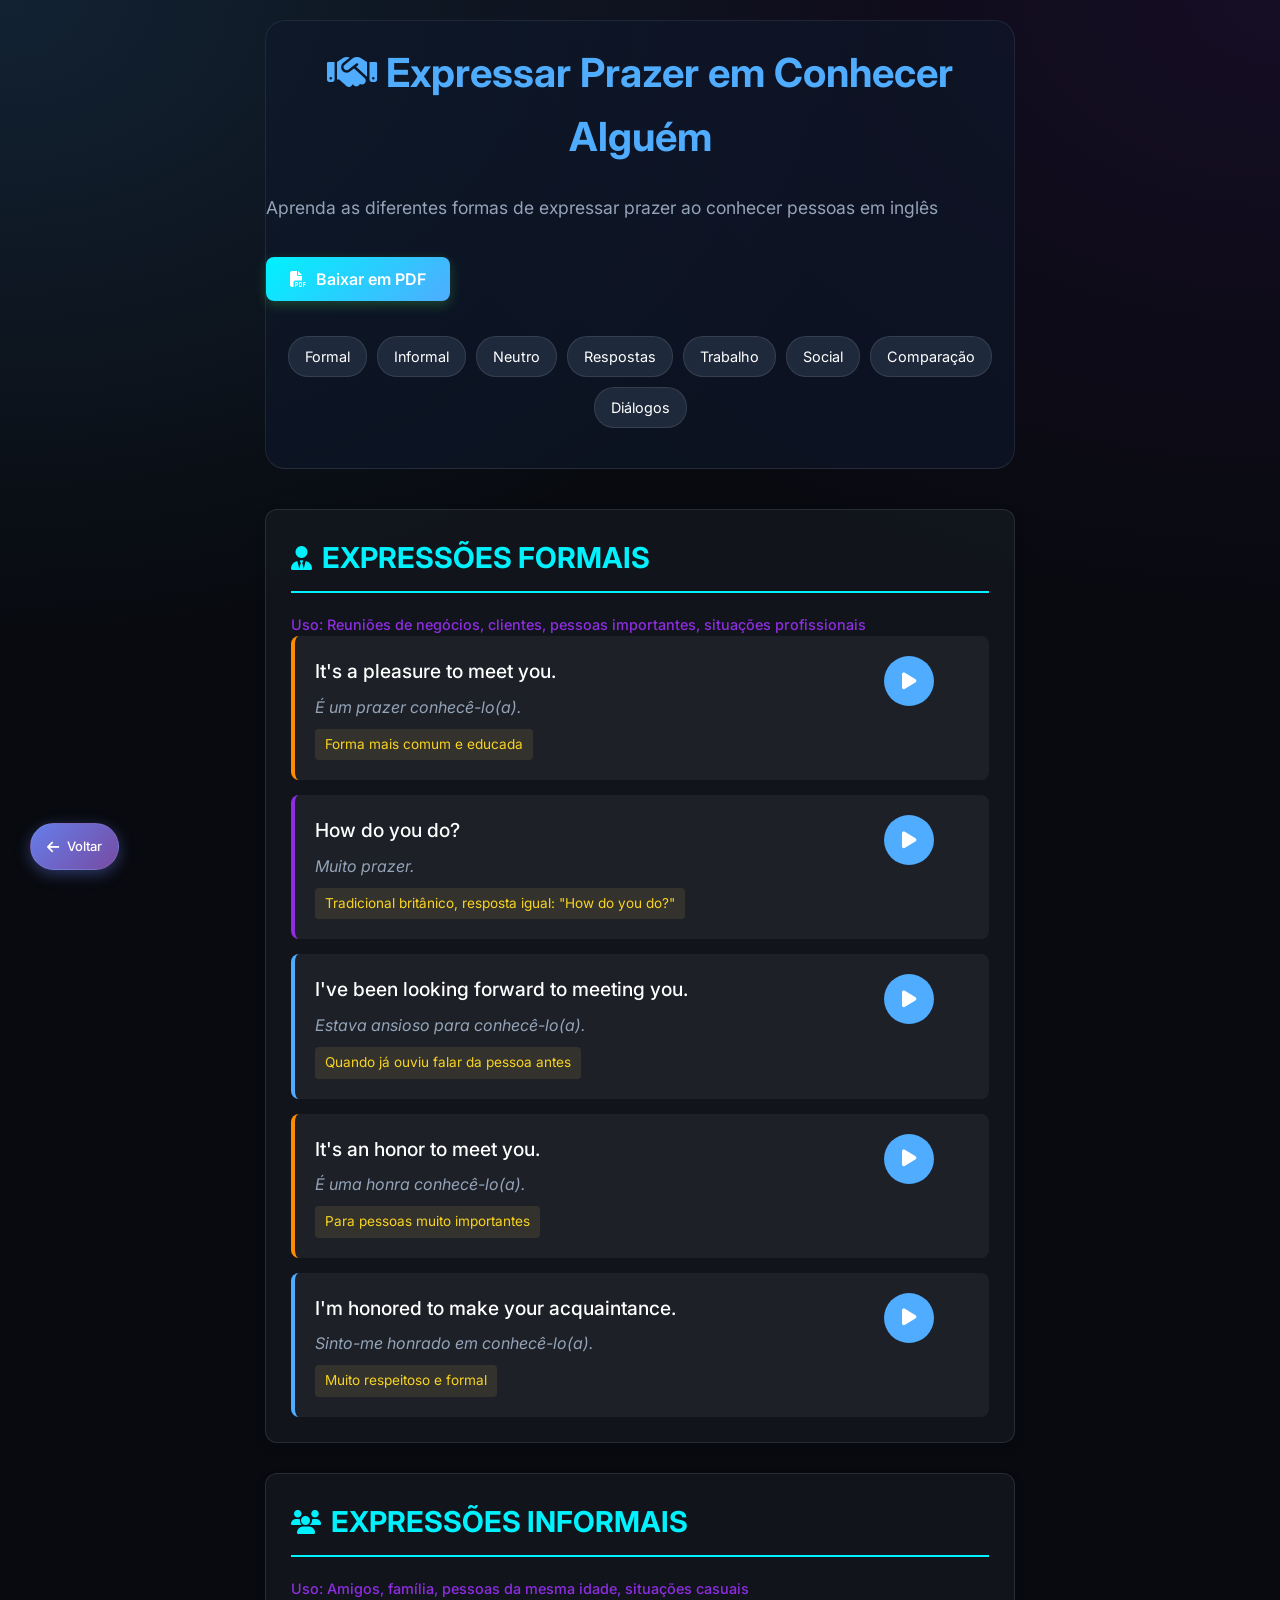
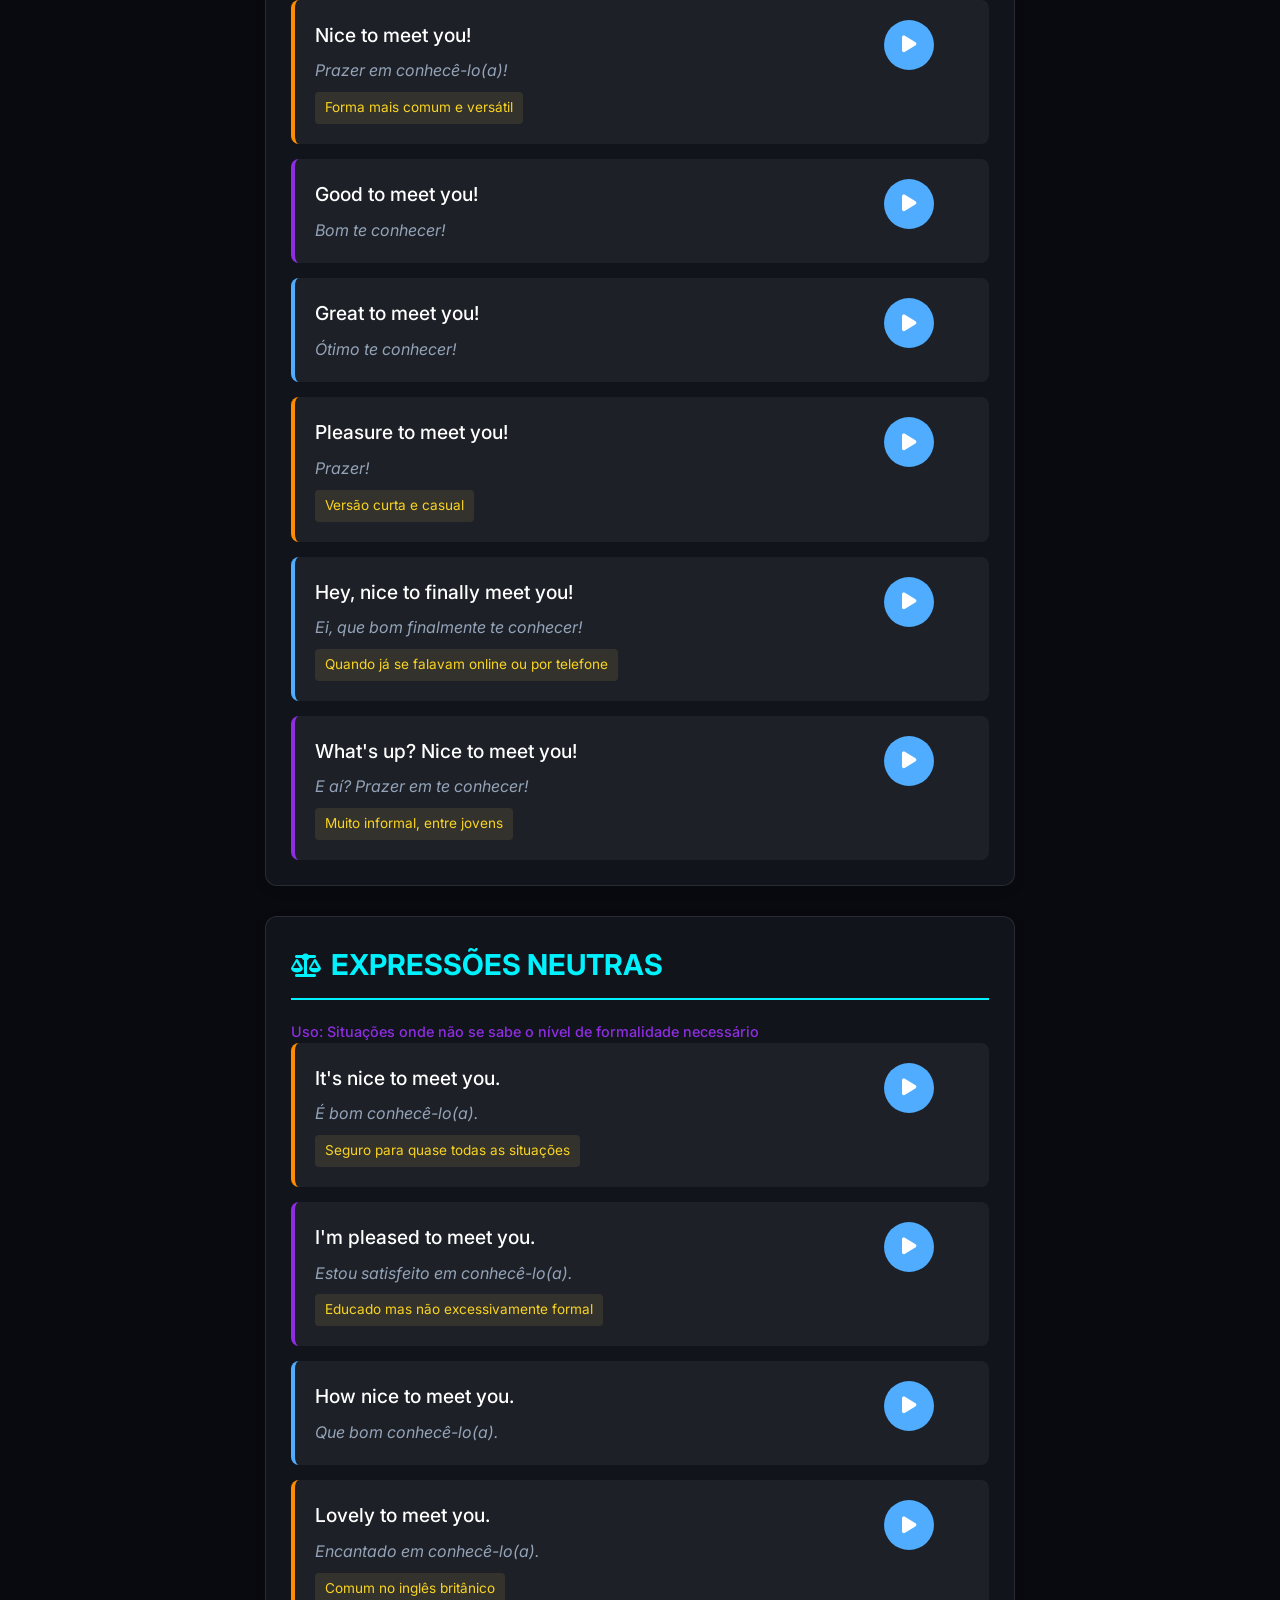
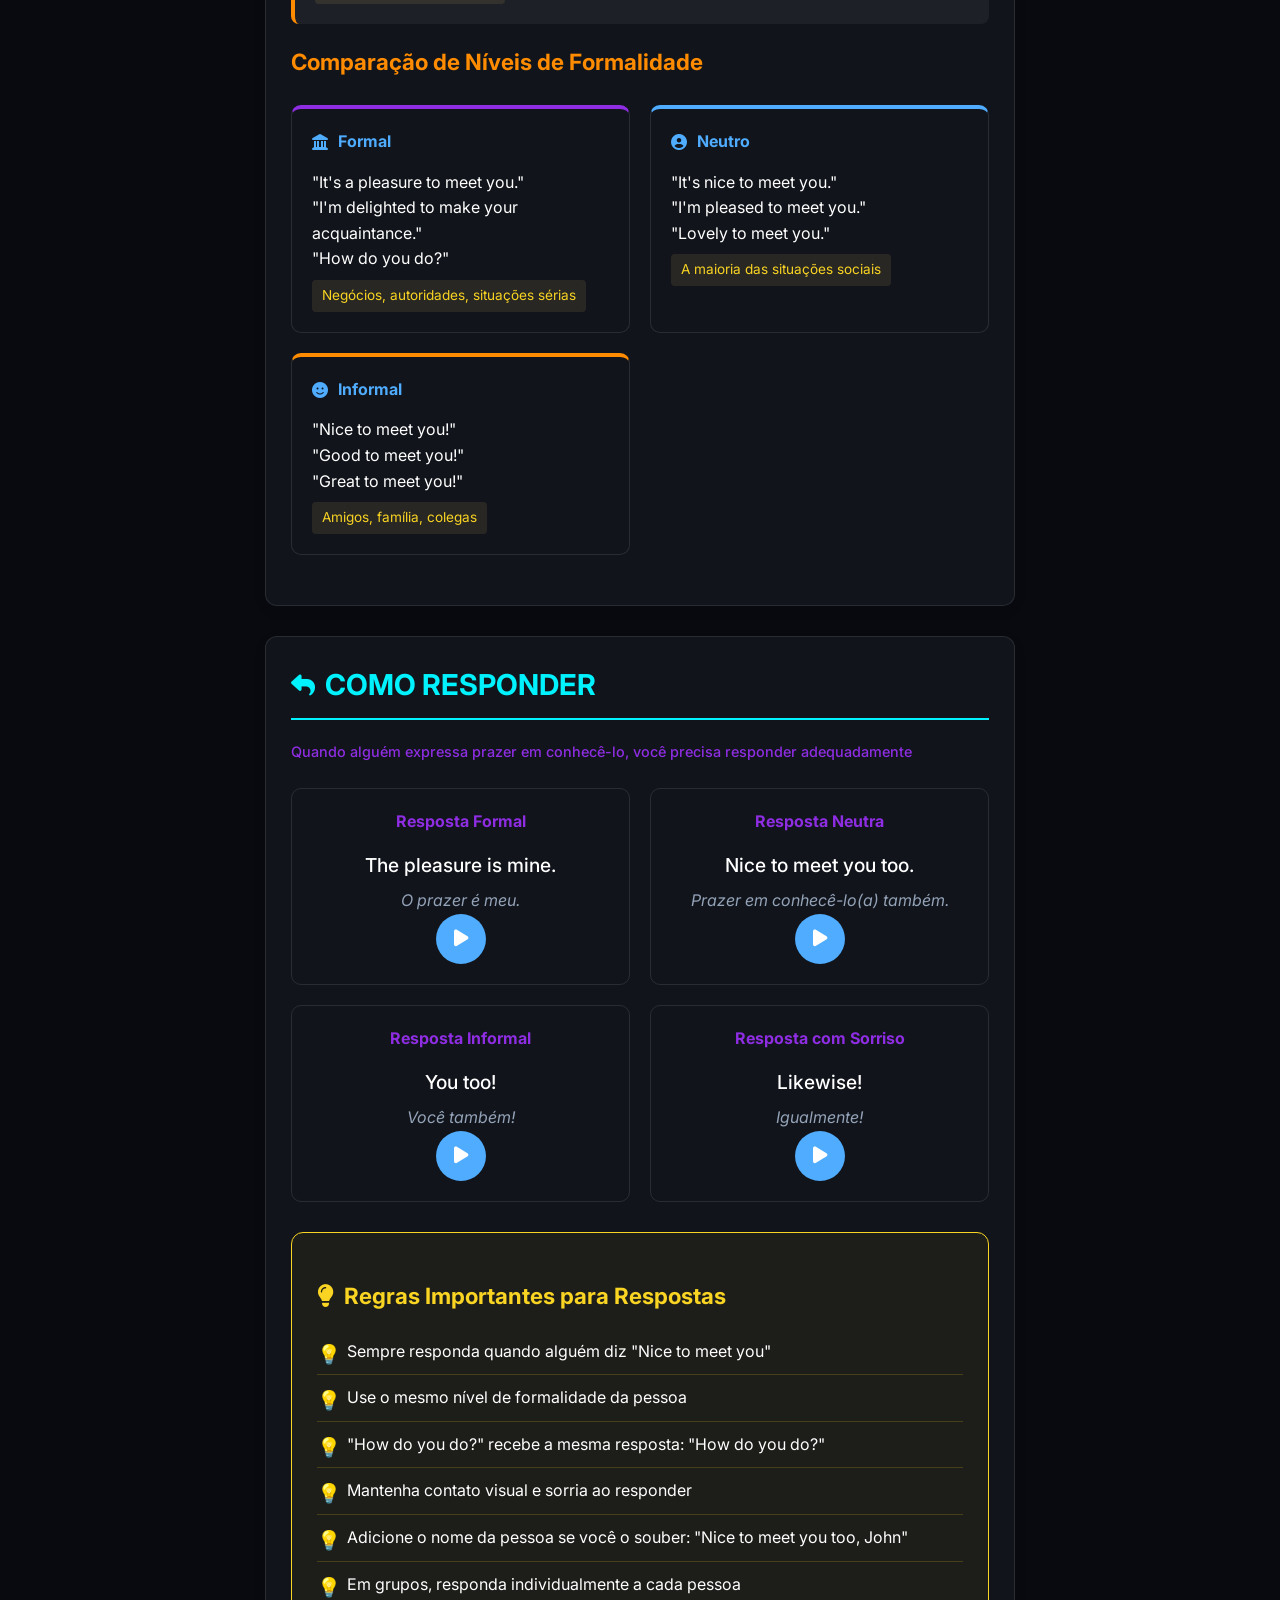
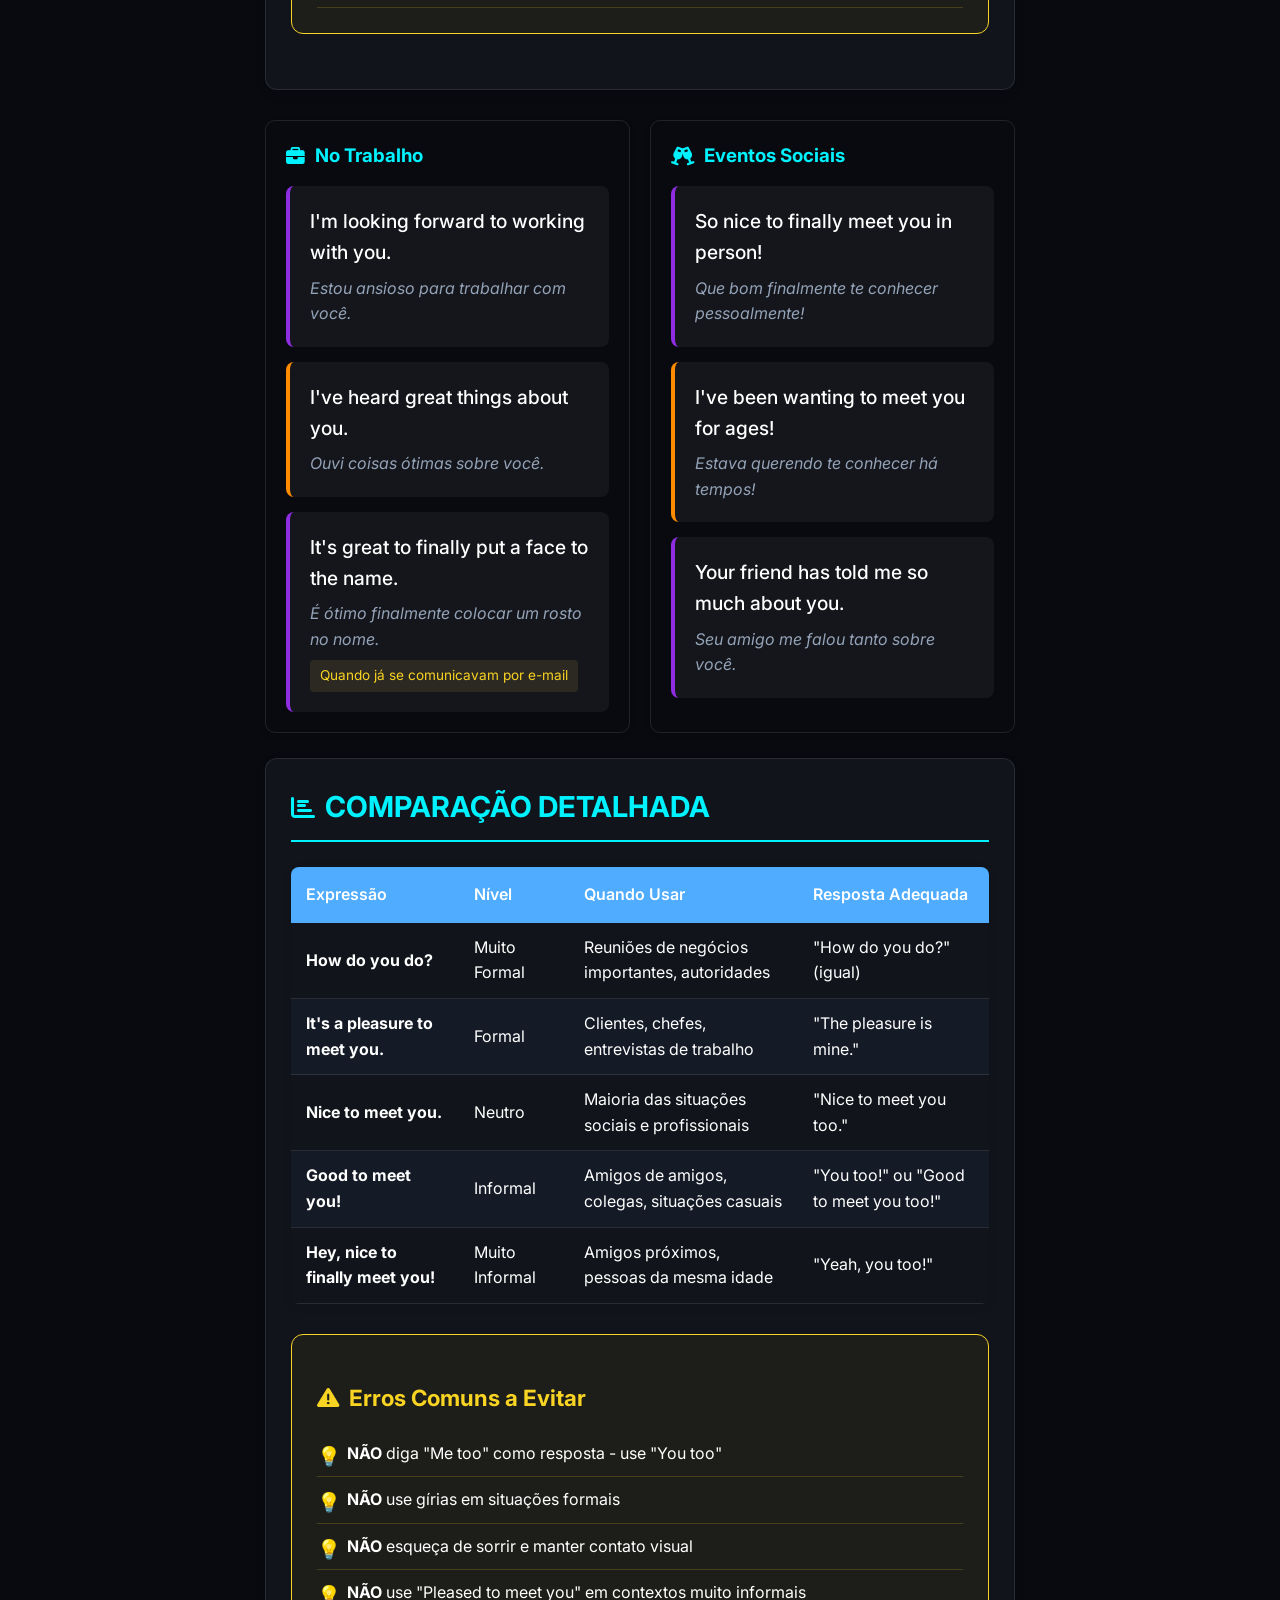
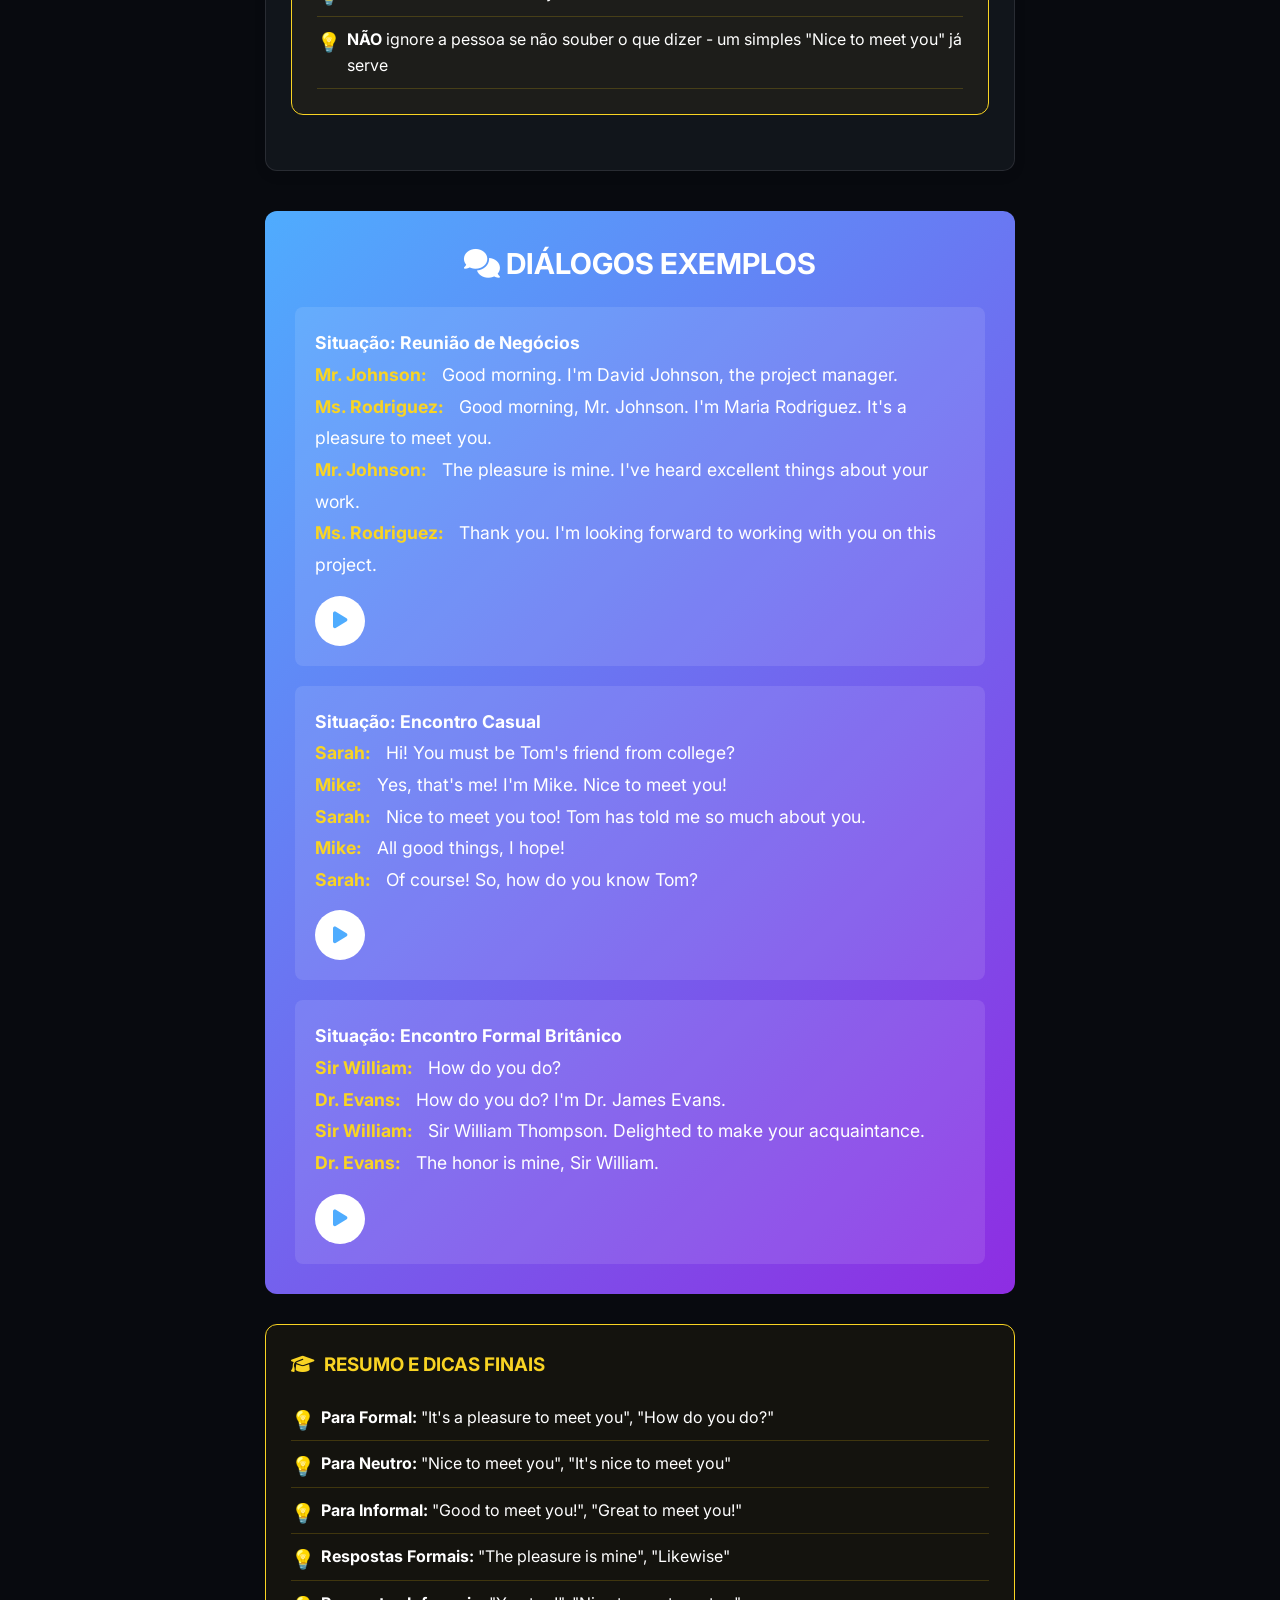
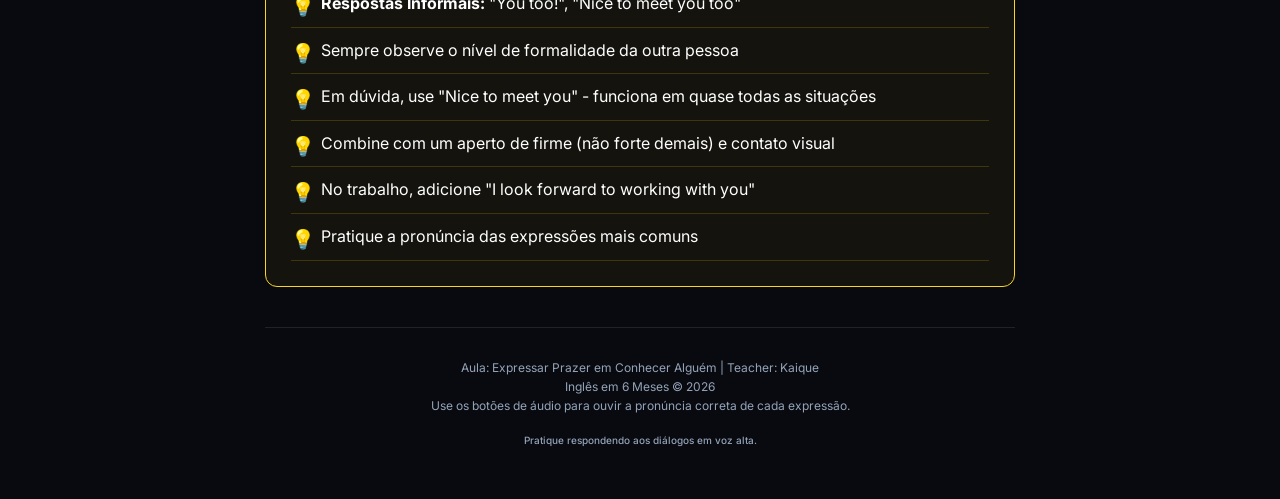
<file: pages/meetyou.html>
<!DOCTYPE html>
<html lang="pt-BR">
  <head>
    <meta charset="UTF-8" />
    <meta name="viewport" content="width=device-width, initial-scale=1.0" />
    <title>Aula: Expressar Prazer em Conhecer Alguém</title>
    <link
      rel="stylesheet"
      href="https://cdnjs.cloudflare.com/ajax/libs/font-awesome/6.4.0/css/all.min.css"
    />
    <link
      href="https://fonts.googleapis.com/css2?family=Inter:wght@300;400;500;600;700&display=swap"
      rel="stylesheet"
    />
    <link rel="stylesheet" href="../css/modules/main.css" />
    <link rel="shortcut icon" href="../icons/icon.ico" type="image/x-icon">

    <style>
      /* ===== ANIMAÇÕES ===== */
      @keyframes containerEntrance {
        to {
          opacity: 1;
          transform: translateY(0);
        }
      }

      @keyframes pulse {
        0%,
        100% {
          transform: scale(1);
          opacity: 1;
        }
        50% {
          transform: scale(1.05);
          opacity: 0.8;
        }
      }

      /* ===== HEADER ===== */
      .header {
        text-align: center;
        margin-bottom: 40px;
        padding: 20px 0;
        border-bottom: 1px solid var(--border-color);
      }

      .header h1 {
        font-size: 2.5rem;
        margin-bottom: 10px;
        color: var(--accent-color);
        font-weight: 700;
      }

      .header p {
        color: var(--text-secondary);
        font-size: 1.1rem;
      }

      /* ===== BOTÕES DO HEADER ===== */
      .header-buttons {
        display: flex;
        justify-content: center;
        gap: 15px;
        flex-wrap: wrap;
        margin-top: 20px;
      }

      .download-btn {
        color: white;
        border: none;
        border-radius: 8px;
        padding: 12px 24px;
        font-size: 1rem;
        font-weight: 600;
        cursor: pointer;
        display: flex;
        align-items: center;
        gap: 10px;
        transition: all 0.3s ease;
        background: linear-gradient(
          135deg,
          var(--accent-green),
          var(--accent-color)
        );
        box-shadow: 0 4px 12px rgba(63, 185, 80, 0.3);
      }

      .download-btn:hover {
        transform: translateY(-3px);
        box-shadow: 0 6px 18px rgba(63, 185, 80, 0.4);
      }

      /* ===== ÍNDICE DE NAVEGAÇÃO ===== */
      .category-index {
        display: flex;
        flex-wrap: wrap;
        justify-content: center;
        gap: 10px;
        margin: 20px 0;
      }

      .index-item {
        background-color: var(--button-bg);
        color: var(--text-primary);
        border: 1px solid var(--border-color);
        border-radius: 20px;
        padding: 8px 16px;
        font-size: 0.9rem;
        text-decoration: none;
        transition: all 0.2s ease;
      }

      .index-item:hover {
        background-color: var(--accent-color);
        color: white;
        transform: translateY(-2px);
      }

      /* ===== CATEGORIAS ===== */
      .category {
        background-color: var(--card-bg);
        border-radius: 12px;
        padding: 25px;
        margin-bottom: 30px;
        border: 1px solid var(--border-color);
        box-shadow: 0 4px 12px rgba(0, 0, 0, 0.1);
        transition: transform 0.3s ease;
        scroll-margin-top: 20px;
      }

      .category:hover {
        transform: translateY(-5px);
      }

      .category h2 {
        color: var(--accent-green);
        margin-bottom: 20px;
        font-size: 1.8rem;
        display: flex;
        align-items: center;
        gap: 10px;
        border-bottom: 2px solid var(--accent-green);
        padding-bottom: 10px;
      }

      .category h2 i {
        font-size: 1.5rem;
      }

      .category h3 {
        color: var(--accent-orange);
        margin: 20px 0 15px;
        font-size: 1.4rem;
        display: flex;
        align-items: center;
        gap: 10px;
      }

      /* ===== CARTÕES DE FRASES ===== */
      .phrase-card {
        background-color: rgba(255, 255, 255, 0.05);
        border-radius: 8px;
        padding: 20px;
        margin-bottom: 15px;
        border-left: 4px solid var(--accent-color);
      }

      .phrase-card:nth-child(2n) {
        border-left-color: var(--accent-purple);
      }

      .phrase-card:nth-child(3n) {
        border-left-color: var(--accent-orange);
      }

      .phrase-card:last-child {
        margin-bottom: 0;
      }

      .phrase-content {
        display: flex;
        justify-content: space-between;
        align-items: flex-start;
        gap: 20px;
      }

      .phrase-text {
        flex: 1;
      }

      .phrase-en {
        font-size: 1.2rem;
        font-weight: 500;
        margin-bottom: 8px;
        color: var(--text-primary);
      }

      .phrase-pt {
        font-size: 1rem;
        color: var(--text-secondary);
        font-style: italic;
      }

      .phrase-note {
        font-size: 0.85rem;
        color: var(--accent-yellow);
        margin-top: 8px;
        padding: 5px 10px;
        background-color: rgba(255, 203, 107, 0.1);
        border-radius: 4px;
        display: inline-block;
      }

      .phrase-context {
        font-size: 0.9rem;
        color: var(--accent-purple);
        margin-top: 5px;
        font-weight: 500;
      }

      /* ===== NÍVEIS DE FORMALIDADE ===== */
      .formality-levels {
        display: grid;
        grid-template-columns: repeat(auto-fit, minmax(250px, 1fr));
        gap: 20px;
        margin: 25px 0;
      }

      .formality-card {
        /* background: linear-gradient(135deg, #f8f9fa 0%, #e9ecef 100%); */
        border-radius: 10px;
        padding: 20px;
        border: 1px solid var(--border-color);
        transition: transform 0.3s ease;
      }

      .formality-card:hover {
        transform: translateY(-3px);
      }

      .formality-card h4 {
        color: var(--accent-color);
        margin-bottom: 15px;
        display: flex;
        align-items: center;
        gap: 10px;
      }

      .formality-card.formal {
        border-top: 4px solid var(--accent-purple);
      }

      .formality-card.informal {
        border-top: 4px solid var(--accent-orange);
      }

      .formality-card.neutral {
        border-top: 4px solid var(--accent-color);
      }

      /* ===== CONTROLES DE ÁUDIO ===== */
      .audio-controls {
        display: flex;
        flex-direction: column;
        align-items: center;
        gap: 10px;
        min-width: 120px;
      }

      .play-button {
        background-color: var(--accent-color);
        color: white;
        border: none;
        border-radius: 50%;
        width: 50px;
        height: 50px;
        display: flex;
        align-items: center;
        justify-content: center;
        cursor: pointer;
        transition: all 0.3s ease;
        font-size: 1.2rem;
      }

      .play-button:hover {
        background-color: var(--accent-purple);
        transform: scale(1.1);
      }

      .play-button.playing {
        background-color: var(--accent-pink);
        animation: pulse 1.5s infinite;
      }

      .audio-speed {
        display: flex;
        align-items: center;
        gap: 5px;
        color: var(--text-secondary);
        font-size: 0.9rem;
      }

      .speed-control {
        background-color: var(--button-bg);
        border: 1px solid var(--border-color);
        border-radius: 4px;
        padding: 3px 8px;
        color: var(--text-primary);
        cursor: pointer;
        transition: all 0.2s ease;
      }

      .speed-control.active {
        background-color: var(--accent-color);
        color: white;
      }

      .speed-control:hover {
        background-color: var(--button-hover);
      }

      /* ===== SITUAÇÕES ESPECÍFICAS ===== */
      .situations-grid {
        display: grid;
        grid-template-columns: repeat(auto-fit, minmax(300px, 1fr));
        gap: 20px;
        margin: 25px 0;
      }

      .situation-card {
        border-radius: 10px;
        padding: 20px;
        border: 1px solid var(--border-color);
        box-shadow: 0 2px 8px rgba(0, 0, 0, 0.05);
      }

      .situation-card h3 {
        color: var(--accent-green);
        margin-bottom: 15px;
        display: flex;
        align-items: center;
        gap: 10px;
      }

      /* ===== DIALOGOS ===== */
      .dialog-examples {
        background: linear-gradient(
          135deg,
          var(--accent-color),
          var(--accent-purple)
        );
        border-radius: 12px;
        padding: 30px;
        margin-top: 40px;
        color: white;
      }

      .dialog-examples h2 {
        color: white;
        margin-bottom: 20px;
        text-align: center;
        font-size: 1.8rem;
      }

      .dialog-box {
        background-color: rgba(255, 255, 255, 0.1);
        border-radius: 8px;
        padding: 20px;
        margin-bottom: 20px;
        font-size: 1.1rem;
        line-height: 1.8;
      }

      .dialog-box:last-child {
        margin-bottom: 0;
      }

      .dialog-person {
        font-weight: bold;
        color: var(--accent-yellow);
        margin-right: 10px;
      }

      /* ===== TIPS SECTION ===== */
      .tips-section {
        background-color: rgba(241, 196, 15, 0.05);
        border-radius: 12px;
        padding: 25px;
        margin: 30px 0;
        border: 1px solid var(--accent-yellow);
      }

      .tips-section h3 {
        color: var(--accent-yellow);
        margin-bottom: 15px;
        display: flex;
        align-items: center;
        gap: 10px;
      }

      .tips-list {
        list-style-type: none;
        padding: 0;
      }

      .tips-list li {
        padding: 10px 0;
        padding-left: 30px;
        position: relative;
        border-bottom: 1px solid rgba(241, 196, 15, 0.2);
      }

      .tips-list li:before {
        content: "💡";
        position: absolute;
        left: 0;
        font-size: 1.2rem;
      }

      /* ===== COMPARISON TABLE ===== */
      .comparison-table {
        width: 100%;
        border-collapse: collapse;
        margin: 25px 0;
        border-radius: 8px;
        overflow: hidden;
        box-shadow: 0 2px 8px rgba(0, 0, 0, 0.1);
      }

      .comparison-table th {
        background-color: var(--accent-color);
        color: white;
        padding: 15px;
        text-align: left;
        font-weight: 600;
      }

      .comparison-table td {
        padding: 12px 15px;
        border-bottom: 1px solid var(--border-color);
      }

      .comparison-table tr:nth-child(even) {
        background-color: rgba(74, 144, 226, 0.05);
      }

      .comparison-table tr:hover {
        background-color: rgba(74, 144, 226, 0.1);
      }

      /* ===== RESPONSE CARDS ===== */
      .response-grid {
        display: grid;
        grid-template-columns: repeat(auto-fit, minmax(280px, 1fr));
        gap: 20px;
        margin: 25px 0;
      }

      .response-card {
        /* background: linear-gradient(135deg, #ffffff 0%, #f8f9fa 100%); */
        border-radius: 10px;
        padding: 20px;
        border: 1px solid var(--border-color);
        text-align: center;
      }

      .response-card h4 {
        color: var(--accent-purple);
        margin-bottom: 15px;
      }

      /* ===== FOOTER ===== */
      .footer {
        text-align: center;
        font-size: 12px;
        color: var(--text-secondary);
        padding: 30px 20px;
        margin-top: 40px;
        border-top: 1px solid var(--border-color);
      }

      .teacher-info {
        display: flex;
        align-items: center;
        justify-content: center;
        gap: 10px;
        margin-top: 10px;
        font-size: 1rem;
      }

      .teacher-info i {
        color: var(--accent-pink);
      }

      /* ===== BOTÃO VOLTAR ===== */
      .back-button {
        position: fixed;
        bottom: 30px;
        left: 30px;
        display: flex;
        align-items: center;
        gap: 8px;
        padding: 12px 16px;
        background: linear-gradient(135deg, #667eea 0%, #764ba2 100%);
        color: white;
        text-decoration: none;
        border-radius: 50px;
        box-shadow: 0 4px 15px rgba(102, 126, 234, 0.4);
        font-weight: 500;
        transition: all 0.3s ease;
        z-index: 100;
      }

      .back-button:hover {
        transform: translateY(-3px);
        box-shadow: 0 6px 20px rgba(102, 126, 234, 0.6);
      }

      /* ===== RESPONSIVIDADE ===== */
      @media (max-width: 768px) {
        .container {
          padding: 0 10px;
        }

        .category {
          padding: 20px;
        }

        .phrase-content {
          flex-direction: column;
          gap: 15px;
        }

        .audio-controls {
          flex-direction: row;
          justify-content: flex-start;
          width: 100%;
        }

        .back-button {
          bottom: 20px;
          left: 20px;
          padding: 10px 14px;
        }

        .header h1 {
          font-size: 2rem;
        }

        .formality-levels,
        .situations-grid,
        .response-grid {
          grid-template-columns: 1fr;
        }

        .category-index {
          justify-content: flex-start;
          overflow-x: auto;
          padding-bottom: 10px;
        }

        .index-item {
          white-space: nowrap;
        }

        .comparison-table {
          font-size: 0.9rem;
        }
      }

      @media (max-width: 480px) {
        body {
          padding: 15px 10px;
        }

        .header h1 {
          font-size: 1.8rem;
        }

        .category h2 {
          font-size: 1.5rem;
        }

        .phrase-en {
          font-size: 1.1rem;
        }

        .dialog-examples {
          padding: 20px;
        }

        .header-buttons {
          flex-direction: column;
          align-items: center;
        }

        .download-btn {
          width: 100%;
          max-width: 300px;
          justify-content: center;
        }
      }
    </style>
  </head>
  <body>
    <div class="container">
      <header class="header">
        <h1>
          <i class="fas fa-handshake"></i> Expressar Prazer em Conhecer Alguém
        </h1>
        <p>
          Aprenda as diferentes formas de expressar prazer ao conhecer pessoas
          em inglês
        </p>

        <div class="header-buttons">
          <button class="download-btn" id="downloadPDF">
            <i class="fas fa-file-pdf"></i> Baixar em PDF
          </button>
        </div>

        <!-- Índice de navegação -->
        <div class="category-index">
          <a href="#formalSection" class="index-item">Formal</a>
          <a href="#informalSection" class="index-item">Informal</a>
          <a href="#neutralSection" class="index-item">Neutro</a>
          <a href="#responsesSection" class="index-item">Respostas</a>
          <a href="#workSection" class="index-item">Trabalho</a>
          <a href="#socialSection" class="index-item">Social</a>
          <a href="#comparisonSection" class="index-item">Comparação</a>
          <a href="#dialogSection" class="index-item">Diálogos</a>
        </div>
      </header>

      <main>
        <!-- Seção: Expressões Formais -->
        <section class="category" id="formalSection">
          <h2><i class="fas fa-user-tie"></i> EXPRESSÕES FORMAIS</h2>
          <p class="phrase-context">
            Uso: Reuniões de negócios, clientes, pessoas importantes, situações
            profissionais
          </p>

          <div class="phrase-card">
            <div class="phrase-content">
              <div class="phrase-text">
                <div class="phrase-en">It's a pleasure to meet you.</div>
                <div class="phrase-pt">É um prazer conhecê-lo(a).</div>
                <div class="phrase-note">Forma mais comum e educada</div>
              </div>
              <div class="audio-controls">
                <button
                  class="play-button"
                  data-text="It's a pleasure to meet you."
                >
                  <i class="fas fa-play"></i>
                </button>
              </div>
            </div>
          </div>

          <div class="phrase-card">
            <div class="phrase-content">
              <div class="phrase-text">
                <div class="phrase-en">How do you do?</div>
                <div class="phrase-pt">Muito prazer.</div>
                <div class="phrase-note">
                  Tradicional britânico, resposta igual: "How do you do?"
                </div>
              </div>
              <div class="audio-controls">
                <button class="play-button" data-text="How do you do?">
                  <i class="fas fa-play"></i>
                </button>
              </div>
            </div>
          </div>

          <div class="phrase-card">
            <div class="phrase-content">
              <div class="phrase-text">
                <div class="phrase-en">
                  I've been looking forward to meeting you.
                </div>
                <div class="phrase-pt">Estava ansioso para conhecê-lo(a).</div>
                <div class="phrase-note">
                  Quando já ouviu falar da pessoa antes
                </div>
              </div>
              <div class="audio-controls">
                <button
                  class="play-button"
                  data-text="I've been looking forward to meeting you."
                >
                  <i class="fas fa-play"></i>
                </button>
              </div>
            </div>
          </div>

          <div class="phrase-card">
            <div class="phrase-content">
              <div class="phrase-text">
                <div class="phrase-en">It's an honor to meet you.</div>
                <div class="phrase-pt">É uma honra conhecê-lo(a).</div>
                <div class="phrase-note">Para pessoas muito importantes</div>
              </div>
              <div class="audio-controls">
                <button
                  class="play-button"
                  data-text="It's an honor to meet you."
                >
                  <i class="fas fa-play"></i>
                </button>
              </div>
            </div>
          </div>

          <div class="phrase-card">
            <div class="phrase-content">
              <div class="phrase-text">
                <div class="phrase-en">
                  I'm honored to make your acquaintance.
                </div>
                <div class="phrase-pt">Sinto-me honrado em conhecê-lo(a).</div>
                <div class="phrase-note">Muito respeitoso e formal</div>
              </div>
              <div class="audio-controls">
                <button
                  class="play-button"
                  data-text="I'm honored to make your acquaintance."
                >
                  <i class="fas fa-play"></i>
                </button>
              </div>
            </div>
          </div>
        </section>

        <!-- Seção: Expressões Informais -->
        <section class="category" id="informalSection">
          <h2><i class="fas fa-users"></i> EXPRESSÕES INFORMAIS</h2>
          <p class="phrase-context">
            Uso: Amigos, família, pessoas da mesma idade, situações casuais
          </p>

          <div class="phrase-card">
            <div class="phrase-content">
              <div class="phrase-text">
                <div class="phrase-en">Nice to meet you!</div>
                <div class="phrase-pt">Prazer em conhecê-lo(a)!</div>
                <div class="phrase-note">Forma mais comum e versátil</div>
              </div>
              <div class="audio-controls">
                <button class="play-button" data-text="Nice to meet you!">
                  <i class="fas fa-play"></i>
                </button>
              </div>
            </div>
          </div>

          <div class="phrase-card">
            <div class="phrase-content">
              <div class="phrase-text">
                <div class="phrase-en">Good to meet you!</div>
                <div class="phrase-pt">Bom te conhecer!</div>
              </div>
              <div class="audio-controls">
                <button class="play-button" data-text="Good to meet you!">
                  <i class="fas fa-play"></i>
                </button>
              </div>
            </div>
          </div>

          <div class="phrase-card">
            <div class="phrase-content">
              <div class="phrase-text">
                <div class="phrase-en">Great to meet you!</div>
                <div class="phrase-pt">Ótimo te conhecer!</div>
              </div>
              <div class="audio-controls">
                <button class="play-button" data-text="Great to meet you!">
                  <i class="fas fa-play"></i>
                </button>
              </div>
            </div>
          </div>

          <div class="phrase-card">
            <div class="phrase-content">
              <div class="phrase-text">
                <div class="phrase-en">Pleasure to meet you!</div>
                <div class="phrase-pt">Prazer!</div>
                <div class="phrase-note">Versão curta e casual</div>
              </div>
              <div class="audio-controls">
                <button class="play-button" data-text="Pleasure to meet you!">
                  <i class="fas fa-play"></i>
                </button>
              </div>
            </div>
          </div>

          <div class="phrase-card">
            <div class="phrase-content">
              <div class="phrase-text">
                <div class="phrase-en">Hey, nice to finally meet you!</div>
                <div class="phrase-pt">Ei, que bom finalmente te conhecer!</div>
                <div class="phrase-note">
                  Quando já se falavam online ou por telefone
                </div>
              </div>
              <div class="audio-controls">
                <button
                  class="play-button"
                  data-text="Hey, nice to finally meet you!"
                >
                  <i class="fas fa-play"></i>
                </button>
              </div>
            </div>
          </div>

          <div class="phrase-card">
            <div class="phrase-content">
              <div class="phrase-text">
                <div class="phrase-en">What's up? Nice to meet you!</div>
                <div class="phrase-pt">E aí? Prazer em te conhecer!</div>
                <div class="phrase-note">Muito informal, entre jovens</div>
              </div>
              <div class="audio-controls">
                <button
                  class="play-button"
                  data-text="What's up? Nice to meet you!"
                >
                  <i class="fas fa-play"></i>
                </button>
              </div>
            </div>
          </div>
        </section>

        <!-- Seção: Expressões Neutras -->
        <section class="category" id="neutralSection">
          <h2><i class="fas fa-balance-scale"></i> EXPRESSÕES NEUTRAS</h2>
          <p class="phrase-context">
            Uso: Situações onde não se sabe o nível de formalidade necessário
          </p>

          <div class="phrase-card">
            <div class="phrase-content">
              <div class="phrase-text">
                <div class="phrase-en">It's nice to meet you.</div>
                <div class="phrase-pt">É bom conhecê-lo(a).</div>
                <div class="phrase-note">
                  Seguro para quase todas as situações
                </div>
              </div>
              <div class="audio-controls">
                <button class="play-button" data-text="It's nice to meet you.">
                  <i class="fas fa-play"></i>
                </button>
              </div>
            </div>
          </div>

          <div class="phrase-card">
            <div class="phrase-content">
              <div class="phrase-text">
                <div class="phrase-en">I'm pleased to meet you.</div>
                <div class="phrase-pt">Estou satisfeito em conhecê-lo(a).</div>
                <div class="phrase-note">
                  Educado mas não excessivamente formal
                </div>
              </div>
              <div class="audio-controls">
                <button
                  class="play-button"
                  data-text="I'm pleased to meet you."
                >
                  <i class="fas fa-play"></i>
                </button>
              </div>
            </div>
          </div>

          <div class="phrase-card">
            <div class="phrase-content">
              <div class="phrase-text">
                <div class="phrase-en">How nice to meet you.</div>
                <div class="phrase-pt">Que bom conhecê-lo(a).</div>
              </div>
              <div class="audio-controls">
                <button class="play-button" data-text="How nice to meet you.">
                  <i class="fas fa-play"></i>
                </button>
              </div>
            </div>
          </div>

          <div class="phrase-card">
            <div class="phrase-content">
              <div class="phrase-text">
                <div class="phrase-en">Lovely to meet you.</div>
                <div class="phrase-pt">Encantado em conhecê-lo(a).</div>
                <div class="phrase-note">Comum no inglês britânico</div>
              </div>
              <div class="audio-controls">
                <button class="play-button" data-text="Lovely to meet you.">
                  <i class="fas fa-play"></i>
                </button>
              </div>
            </div>
          </div>

          <h3>Comparação de Níveis de Formalidade</h3>
          <div class="formality-levels">
            <div class="formality-card formal">
              <h4><i class="fas fa-landmark"></i> Formal</h4>
              <p>"It's a pleasure to meet you."</p>
              <p>"I'm delighted to make your acquaintance."</p>
              <p>"How do you do?"</p>
              <div class="phrase-note">
                Negócios, autoridades, situações sérias
              </div>
            </div>

            <div class="formality-card neutral">
              <h4><i class="fas fa-user-circle"></i> Neutro</h4>
              <p>"It's nice to meet you."</p>
              <p>"I'm pleased to meet you."</p>
              <p>"Lovely to meet you."</p>
              <div class="phrase-note">A maioria das situações sociais</div>
            </div>

            <div class="formality-card informal">
              <h4><i class="fas fa-smile"></i> Informal</h4>
              <p>"Nice to meet you!"</p>
              <p>"Good to meet you!"</p>
              <p>"Great to meet you!"</p>
              <div class="phrase-note">Amigos, família, colegas</div>
            </div>
          </div>
        </section>

        <!-- Seção: Como Responder -->
        <section class="category" id="responsesSection">
          <h2><i class="fas fa-reply"></i> COMO RESPONDER</h2>
          <p class="phrase-context">
            Quando alguém expressa prazer em conhecê-lo, você precisa responder
            adequadamente
          </p>

          <div class="response-grid">
            <div class="response-card">
              <h4>Resposta Formal</h4>
              <div class="phrase-en">The pleasure is mine.</div>
              <div class="phrase-pt">O prazer é meu.</div>
              <div class="audio-controls">
                <button class="play-button" data-text="The pleasure is mine.">
                  <i class="fas fa-play"></i>
                </button>
              </div>
            </div>

            <div class="response-card">
              <h4>Resposta Neutra</h4>
              <div class="phrase-en">Nice to meet you too.</div>
              <div class="phrase-pt">Prazer em conhecê-lo(a) também.</div>
              <div class="audio-controls">
                <button class="play-button" data-text="Nice to meet you too.">
                  <i class="fas fa-play"></i>
                </button>
              </div>
            </div>

            <div class="response-card">
              <h4>Resposta Informal</h4>
              <div class="phrase-en">You too!</div>
              <div class="phrase-pt">Você também!</div>
              <div class="audio-controls">
                <button class="play-button" data-text="You too!">
                  <i class="fas fa-play"></i>
                </button>
              </div>
            </div>

            <div class="response-card">
              <h4>Resposta com Sorriso</h4>
              <div class="phrase-en">Likewise!</div>
              <div class="phrase-pt">Igualmente!</div>
              <div class="audio-controls">
                <button class="play-button" data-text="Likewise!">
                  <i class="fas fa-play"></i>
                </button>
              </div>
            </div>
          </div>

          <div class="tips-section">
            <h3>
              <i class="fas fa-lightbulb"></i> Regras Importantes para Respostas
            </h3>
            <ul class="tips-list">
              <li>Sempre responda quando alguém diz "Nice to meet you"</li>
              <li>Use o mesmo nível de formalidade da pessoa</li>
              <li>
                "How do you do?" recebe a mesma resposta: "How do you do?"
              </li>
              <li>Mantenha contato visual e sorria ao responder</li>
              <li>
                Adicione o nome da pessoa se você o souber: "Nice to meet you
                too, John"
              </li>
              <li>Em grupos, responda individualmente a cada pessoa</li>
            </ul>
          </div>
        </section>

        <!-- Seção: Situações Específicas -->
        <div class="situations-grid">
          <!-- Trabalho -->
          <div class="situation-card" id="workSection">
            <h3><i class="fas fa-briefcase"></i> No Trabalho</h3>
            <div class="phrase-card">
              <div class="phrase-en">
                I'm looking forward to working with you.
              </div>
              <div class="phrase-pt">
                Estou ansioso para trabalhar com você.
              </div>
            </div>
            <div class="phrase-card">
              <div class="phrase-en">I've heard great things about you.</div>
              <div class="phrase-pt">Ouvi coisas ótimas sobre você.</div>
            </div>
            <div class="phrase-card">
              <div class="phrase-en">
                It's great to finally put a face to the name.
              </div>
              <div class="phrase-pt">
                É ótimo finalmente colocar um rosto no nome.
              </div>
              <div class="phrase-note">Quando já se comunicavam por e-mail</div>
            </div>
          </div>

          <!-- Social -->
          <div class="situation-card" id="socialSection">
            <h3><i class="fas fa-glass-cheers"></i> Eventos Sociais</h3>
            <div class="phrase-card">
              <div class="phrase-en">
                So nice to finally meet you in person!
              </div>
              <div class="phrase-pt">
                Que bom finalmente te conhecer pessoalmente!
              </div>
            </div>
            <div class="phrase-card">
              <div class="phrase-en">
                I've been wanting to meet you for ages!
              </div>
              <div class="phrase-pt">
                Estava querendo te conhecer há tempos!
              </div>
            </div>
            <div class="phrase-card">
              <div class="phrase-en">
                Your friend has told me so much about you.
              </div>
              <div class="phrase-pt">Seu amigo me falou tanto sobre você.</div>
            </div>
          </div>
        </div>

        <!-- Seção: Comparação Detalhada -->
        <section class="category" id="comparisonSection">
          <h2><i class="fas fa-chart-bar"></i> COMPARAÇÃO DETALHADA</h2>

          <table class="comparison-table">
            <thead>
              <tr>
                <th>Expressão</th>
                <th>Nível</th>
                <th>Quando Usar</th>
                <th>Resposta Adequada</th>
              </tr>
            </thead>
            <tbody>
              <tr>
                <td><strong>How do you do?</strong></td>
                <td>Muito Formal</td>
                <td>Reuniões de negócios importantes, autoridades</td>
                <td>"How do you do?" (igual)</td>
              </tr>
              <tr>
                <td><strong>It's a pleasure to meet you.</strong></td>
                <td>Formal</td>
                <td>Clientes, chefes, entrevistas de trabalho</td>
                <td>"The pleasure is mine."</td>
              </tr>
              <tr>
                <td><strong>Nice to meet you.</strong></td>
                <td>Neutro</td>
                <td>Maioria das situações sociais e profissionais</td>
                <td>"Nice to meet you too."</td>
              </tr>
              <tr>
                <td><strong>Good to meet you!</strong></td>
                <td>Informal</td>
                <td>Amigos de amigos, colegas, situações casuais</td>
                <td>"You too!" ou "Good to meet you too!"</td>
              </tr>
              <tr>
                <td><strong>Hey, nice to finally meet you!</strong></td>
                <td>Muito Informal</td>
                <td>Amigos próximos, pessoas da mesma idade</td>
                <td>"Yeah, you too!"</td>
              </tr>
            </tbody>
          </table>

          <div class="tips-section">
            <h3>
              <i class="fas fa-exclamation-triangle"></i> Erros Comuns a Evitar
            </h3>
            <ul class="tips-list">
              <li>
                <strong>NÃO</strong> diga "Me too" como resposta - use "You too"
              </li>
              <li><strong>NÃO</strong> use gírias em situações formais</li>
              <li>
                <strong>NÃO</strong> esqueça de sorrir e manter contato visual
              </li>
              <li>
                <strong>NÃO</strong> use "Pleased to meet you" em contextos
                muito informais
              </li>
              <li>
                <strong>NÃO</strong> ignore a pessoa se não souber o que dizer -
                um simples "Nice to meet you" já serve
              </li>
            </ul>
          </div>
        </section>

        <!-- Seção: Diálogos -->
        <section class="dialog-examples" id="dialogSection">
          <h2><i class="fas fa-comments"></i> DIÁLOGOS EXEMPLOS</h2>

          <div class="dialog-box">
            <p><strong>Situação: Reunião de Negócios</strong></p>
            <p>
              <span class="dialog-person">Mr. Johnson:</span> Good morning. I'm
              David Johnson, the project manager.
            </p>
            <p>
              <span class="dialog-person">Ms. Rodriguez:</span> Good morning,
              Mr. Johnson. I'm Maria Rodriguez. It's a pleasure to meet you.
            </p>
            <p>
              <span class="dialog-person">Mr. Johnson:</span> The pleasure is
              mine. I've heard excellent things about your work.
            </p>
            <p>
              <span class="dialog-person">Ms. Rodriguez:</span> Thank you. I'm
              looking forward to working with you on this project.
            </p>
            <button
              class="play-button"
              data-text="Mr. Johnson: Good morning. I'm David Johnson, the project manager. Ms. Rodriguez: Good morning, Mr. Johnson. I'm Maria Rodriguez. It's a pleasure to meet you. Mr. Johnson: The pleasure is mine. I've heard excellent things about your work. Ms. Rodriguez: Thank you. I'm looking forward to working with you on this project."
              style="
                margin-top: 15px;
                background-color: white;
                color: var(--accent-color);
              "
            >
              <i class="fas fa-play"></i>
            </button>
          </div>

          <div class="dialog-box">
            <p><strong>Situação: Encontro Casual</strong></p>
            <p>
              <span class="dialog-person">Sarah:</span> Hi! You must be Tom's
              friend from college?
            </p>
            <p>
              <span class="dialog-person">Mike:</span> Yes, that's me! I'm Mike.
              Nice to meet you!
            </p>
            <p>
              <span class="dialog-person">Sarah:</span> Nice to meet you too!
              Tom has told me so much about you.
            </p>
            <p>
              <span class="dialog-person">Mike:</span> All good things, I hope!
            </p>
            <p>
              <span class="dialog-person">Sarah:</span> Of course! So, how do
              you know Tom?
            </p>
            <button
              class="play-button"
              data-text="Sarah: Hi! You must be Tom's friend from college? Mike: Yes, that's me! I'm Mike. Nice to meet you! Sarah: Nice to meet you too! Tom has told me so much about you. Mike: All good things, I hope! Sarah: Of course! So, how do you know Tom?"
              style="
                margin-top: 15px;
                background-color: white;
                color: var(--accent-color);
              "
            >
              <i class="fas fa-play"></i>
            </button>
          </div>

          <div class="dialog-box">
            <p><strong>Situação: Encontro Formal Britânico</strong></p>
            <p>
              <span class="dialog-person">Sir William:</span> How do you do?
            </p>
            <p>
              <span class="dialog-person">Dr. Evans:</span> How do you do? I'm
              Dr. James Evans.
            </p>
            <p>
              <span class="dialog-person">Sir William:</span> Sir William
              Thompson. Delighted to make your acquaintance.
            </p>
            <p>
              <span class="dialog-person">Dr. Evans:</span> The honor is mine,
              Sir William.
            </p>
            <button
              class="play-button"
              data-text="Sir William: How do you do? Dr. Evans: How do you do? I'm Dr. James Evans. Sir William: Sir William Thompson. Delighted to make your acquaintance. Dr. Evans: The honor is mine, Sir William."
              style="
                margin-top: 15px;
                background-color: white;
                color: var(--accent-color);
              "
            >
              <i class="fas fa-play"></i>
            </button>
          </div>
        </section>

        <!-- Seção: Resumo -->
        <section class="tips-section">
          <h3><i class="fas fa-graduation-cap"></i> RESUMO E DICAS FINAIS</h3>
          <ul class="tips-list">
            <li>
              <strong>Para Formal:</strong> "It's a pleasure to meet you", "How
              do you do?"
            </li>
            <li>
              <strong>Para Neutro:</strong> "Nice to meet you", "It's nice to
              meet you"
            </li>
            <li>
              <strong>Para Informal:</strong> "Good to meet you!", "Great to
              meet you!"
            </li>
            <li>
              <strong>Respostas Formais:</strong> "The pleasure is mine",
              "Likewise"
            </li>
            <li>
              <strong>Respostas Informais:</strong> "You too!", "Nice to meet
              you too"
            </li>
            <li>Sempre observe o nível de formalidade da outra pessoa</li>
            <li>
              Em dúvida, use "Nice to meet you" - funciona em quase todas as
              situações
            </li>
            <li>
              Combine com um aperto de firme (não forte demais) e contato visual
            </li>
            <li>No trabalho, adicione "I look forward to working with you"</li>
            <li>Pratique a pronúncia das expressões mais comuns</li>
          </ul>
        </section>
      </main>

              <footer class="footer">
        <p>Aula: Expressar Prazer em Conhecer Alguém | Teacher: Kaique</p>
        <p>Inglês em 6 Meses &copy; 2026</p>
        <p>
          Use os botões de áudio para ouvir a pronúncia correta de cada
          expressão.
        </p>
        <p><small>Pratique respondendo aos diálogos em voz alta.</small></p>
      </footer>
    </div>

    <a href="#" class="back-button">
      <i class="fas fa-arrow-left"></i>
      <span>Voltar</span>
    </a>

    <script>
      // Sistema de áudio usando Web Speech API
      document.addEventListener("DOMContentLoaded", function () {
        // Verificar suporte para Web Speech API
        if (!("speechSynthesis" in window)) {
          alert(
            "Seu navegador não suporta a funcionalidade de áudio. Tente usar Chrome, Edge ou Safari."
          );
          return;
        }

        // Variáveis do sistema de áudio
        let speechRate = 1;
        let currentUtterance = null;

        // Elementos da página
        const playButtons = document.querySelectorAll(".play-button");
        const speedControls = document.querySelectorAll(".speed-control");
        const downloadPDFBtn = document.getElementById("downloadPDF");
        const backButton = document.querySelector(".back-button");
        const indexItems = document.querySelectorAll(".index-item");

        // Configurar controle de velocidade
        speedControls.forEach((control) => {
          control.addEventListener("click", function () {
            // Remover classe active de todos
            speedControls.forEach((c) => c.classList.remove("active"));

            // Adicionar classe active ao clicado
            this.classList.add("active");

            // Atualizar velocidade
            speechRate = parseFloat(this.getAttribute("data-speed"));
          });
        });

        // Configurar botões de play
        playButtons.forEach((button) => {
          button.addEventListener("click", function () {
            const text = this.getAttribute("data-text");

            // Parar fala atual se estiver falando
            if (currentUtterance) {
              window.speechSynthesis.cancel();

              // Remover classe playing de todos os botões
              playButtons.forEach((btn) => {
                btn.classList.remove("playing");
                btn.innerHTML = '<i class="fas fa-play"></i>';
              });
            }

            // Se clicou no mesmo botão que estava falando, apenas para
            if (this.classList.contains("playing")) {
              this.classList.remove("playing");
              this.innerHTML = '<i class="fas fa-play"></i>';
              return;
            }

            // Remover classe playing de todos os botões
            playButtons.forEach((btn) => {
              btn.classList.remove("playing");
              btn.innerHTML = '<i class="fas fa-play"></i>';
            });

            // Adicionar classe playing ao botão atual
            this.classList.add("playing");
            this.innerHTML = '<i class="fas fa-stop"></i>';

            // Criar e configurar utterance
            currentUtterance = new SpeechSynthesisUtterance(text);
            currentUtterance.lang = "en-US";
            currentUtterance.rate = speechRate;
            currentUtterance.pitch = 1;
            currentUtterance.volume = 1;

            // Evento quando a fala terminar
            currentUtterance.onend = function () {
              playButtons.forEach((btn) => {
                btn.classList.remove("playing");
                btn.innerHTML = '<i class="fas fa-play"></i>';
              });
              currentUtterance = null;
            };

            // Evento em caso de erro
            currentUtterance.onerror = function () {
              playButtons.forEach((btn) => {
                btn.classList.remove("playing");
                btn.innerHTML = '<i class="fas fa-play"></i>';
              });
              currentUtterance = null;
              alert(
                "Erro ao reproduzir áudio. Verifique se há algum bloqueio no seu navegador."
              );
            };

            // Iniciar fala
            window.speechSynthesis.speak(currentUtterance);
          });
        });

        // Botão de download em PDF
        downloadPDFBtn.addEventListener("click", function () {
          generatePDF();
        });

        // Função para gerar PDF
        async function generatePDF() {
          try {
            // Mostrar mensagem de carregamento
            downloadPDFBtn.innerHTML =
              '<i class="fas fa-spinner fa-spin"></i> Gerando PDF...';
            downloadPDFBtn.disabled = true;

            // Carregar a biblioteca jsPDF dinamicamente
            const script = document.createElement("script");
            script.src =
              "https://cdnjs.cloudflare.com/ajax/libs/jspdf/2.5.1/jspdf.umd.min.js";

            script.onload = function () {
              // Criar novo documento PDF
              const { jsPDF } = window.jspdf;
              const pdf = new jsPDF();

              // Configurações do PDF
              const pageWidth = pdf.internal.pageSize.getWidth();
              const margin = 15;
              const lineHeight = 7;
              let yPos = margin;

              // Função para adicionar texto com quebra de linha
              function addText(text, fontSize = 12, isBold = false) {
                pdf.setFontSize(fontSize);
                pdf.setFont("helvetica", isBold ? "bold" : "normal");

                const lines = pdf.splitTextToSize(text, pageWidth - 2 * margin);
                lines.forEach((line) => {
                  if (yPos > pdf.internal.pageSize.getHeight() - margin) {
                    pdf.addPage();
                    yPos = margin;
                  }
                  pdf.text(line, margin, yPos);
                  yPos += lineHeight;
                });
                yPos += 2;
              }

              // Título
              addText("Aula: Expressar Prazer em Conhecer Alguém", 18, true);
              addText("Teacher: Kaique - Inglês em 6 Meses", 14);
              addText(
                `Gerado em: ${new Date().toLocaleDateString("pt-BR")}`,
                10
              );
              yPos += 10;

              // Expressões Formais
              addText("EXPRESSÕES FORMAIS", 16, true);
              addText(
                "It's a pleasure to meet you. - É um prazer conhecê-lo(a)."
              );
              addText(
                "I'm delighted to make your acquaintance. - Estou encantado em fazer sua aquaintância."
              );
              addText("How do you do? - Muito prazer. (Tradicional britânico)");
              addText(
                "I've been looking forward to meeting you. - Estava ansioso para conhecê-lo(a)."
              );
              addText(
                "It's an honor to meet you. - É uma honra conhecê-lo(a)."
              );
              addText(
                "I'm honored to make your acquaintance. - Sinto-me honrado em conhecê-lo(a)."
              );
              yPos += 5;

              // Expressões Informais
              addText("EXPRESSÕES INFORMAIS", 16, true);
              addText("Nice to meet you! - Prazer em conhecê-lo(a)!");
              addText("Good to meet you! - Bom te conhecer!");
              addText("Great to meet you! - Ótimo te conhecer!");
              addText("Pleasure to meet you! - Prazer!");
              addText(
                "Hey, nice to finally meet you! - Ei, que bom finalmente te conhecer!"
              );
              addText(
                "What's up? Nice to meet you! - E aí? Prazer em te conhecer!"
              );
              yPos += 5;

              // Expressões Neutras
              addText("EXPRESSÕES NEUTRAS", 16, true);
              addText("It's nice to meet you. - É bom conhecê-lo(a).");
              addText(
                "I'm pleased to meet you. - Estou satisfeito em conhecê-lo(a)."
              );
              addText("How nice to meet you. - Que bom conhecê-lo(a).");
              addText("Lovely to meet you. - Encantado em conhecê-lo(a).");
              yPos += 5;

              // Como Responder
              addText("COMO RESPONDER", 16, true);
              addText(
                "Resposta Formal: The pleasure is mine. - O prazer é meu."
              );
              addText(
                "Resposta Neutra: Nice to meet you too. - Prazer em conhecê-lo(a) também."
              );
              addText("Resposta Informal: You too! - Você também!");
              addText("Resposta com Sorriso: Likewise! - Igualmente!");
              yPos += 5;

              // Situações Específicas
              addText("SITUAÇÕES ESPECÍFICAS", 16, true);
              addText("No Trabalho:");
              addText("• I'm looking forward to working with you.");
              addText("• I've heard great things about you.");
              addText("• It's great to finally put a face to the name.");
              addText("");
              addText("Eventos Sociais:");
              addText("• So nice to finally meet you in person!");
              addText("• Ive been wanting to meet you for ages!");
              addText("• Your friend has told me so much about you.");
              yPos += 5;

              // Dicas Finais
              addText("DICAS IMPORTANTES:", 16, true);
              addText("1. Observe o nível de formalidade da outra pessoa");
              addText('2. Em dúvida, use "Nice to meet you" - funciona sempre');
              addText("3. Combine com contato visual e aperto de mão firme");
              addText(
                '4. Responda sempre quando alguém diz "Nice to meet you"'
              );
              addText("5. Use o mesmo nível de formalidade nas respostas");
              addText("6. Pratique a pronúncia das expressões mais comuns");
              addText(
                '7. No trabalho, adicione "I look forward to working with you"'
              );
              addText("8. Em eventos sociais, seja mais caloroso e expressivo");

              // Rodapé
              yPos = pdf.internal.pageSize.getHeight() - margin;
              pdf.setFontSize(10);
              pdf.text(
                `Inglês em 6 Meses © 2026 - Página ${pdf.internal.getNumberOfPages()}`,
                pageWidth / 2,
                yPos,
                { align: "center" }
              );

              // Salvar PDF
              pdf.save("Aula-Prazer-Conhecer-Alguém.pdf");

              // Restaurar botão
              downloadPDFBtn.innerHTML =
                '<i class="fas fa-file-pdf"></i> Baixar em PDF';
              downloadPDFBtn.disabled = false;
            };

            script.onerror = function () {
              alert(
                "Erro ao carregar a biblioteca de PDF. Verifique sua conexão com a internet."
              );
              downloadPDFBtn.innerHTML =
                '<i class="fas fa-file-pdf"></i> Baixar em PDF';
              downloadPDFBtn.disabled = false;
            };

            document.head.appendChild(script);
          } catch (error) {
            console.error("Erro ao gerar PDF:", error);
            alert("Ocorreu um erro ao gerar o PDF. Tente novamente.");
            downloadPDFBtn.innerHTML =
              '<i class="fas fa-file-pdf"></i> Baixar em PDF';
            downloadPDFBtn.disabled = false;
          }
        }

        // Botão de voltar
        backButton.addEventListener("click", function (e) {
          e.preventDefault();
          if (window.speechSynthesis.speaking) {
            window.speechSynthesis.cancel();
          }
          window.history.back();
        });

        // Navegação suave para links do índice
        indexItems.forEach((link) => {
          link.addEventListener("click", function (e) {
            e.preventDefault();
            const targetId = this.getAttribute("href");
            const targetElement = document.querySelector(targetId);

            if (targetElement) {
              window.scrollTo({
                top: targetElement.offsetTop - 20,
                behavior: "smooth",
              });
            }
          });
        });

        // Parar toda a fala quando a página for fechada ou atualizada
        window.addEventListener("beforeunload", function () {
          if (window.speechSynthesis.speaking) {
            window.speechSynthesis.cancel();
          }
        });

        // Inicializar
        console.log("Página carregada com sucesso!");
      });
    </script>
  </body>
</html>
</file>
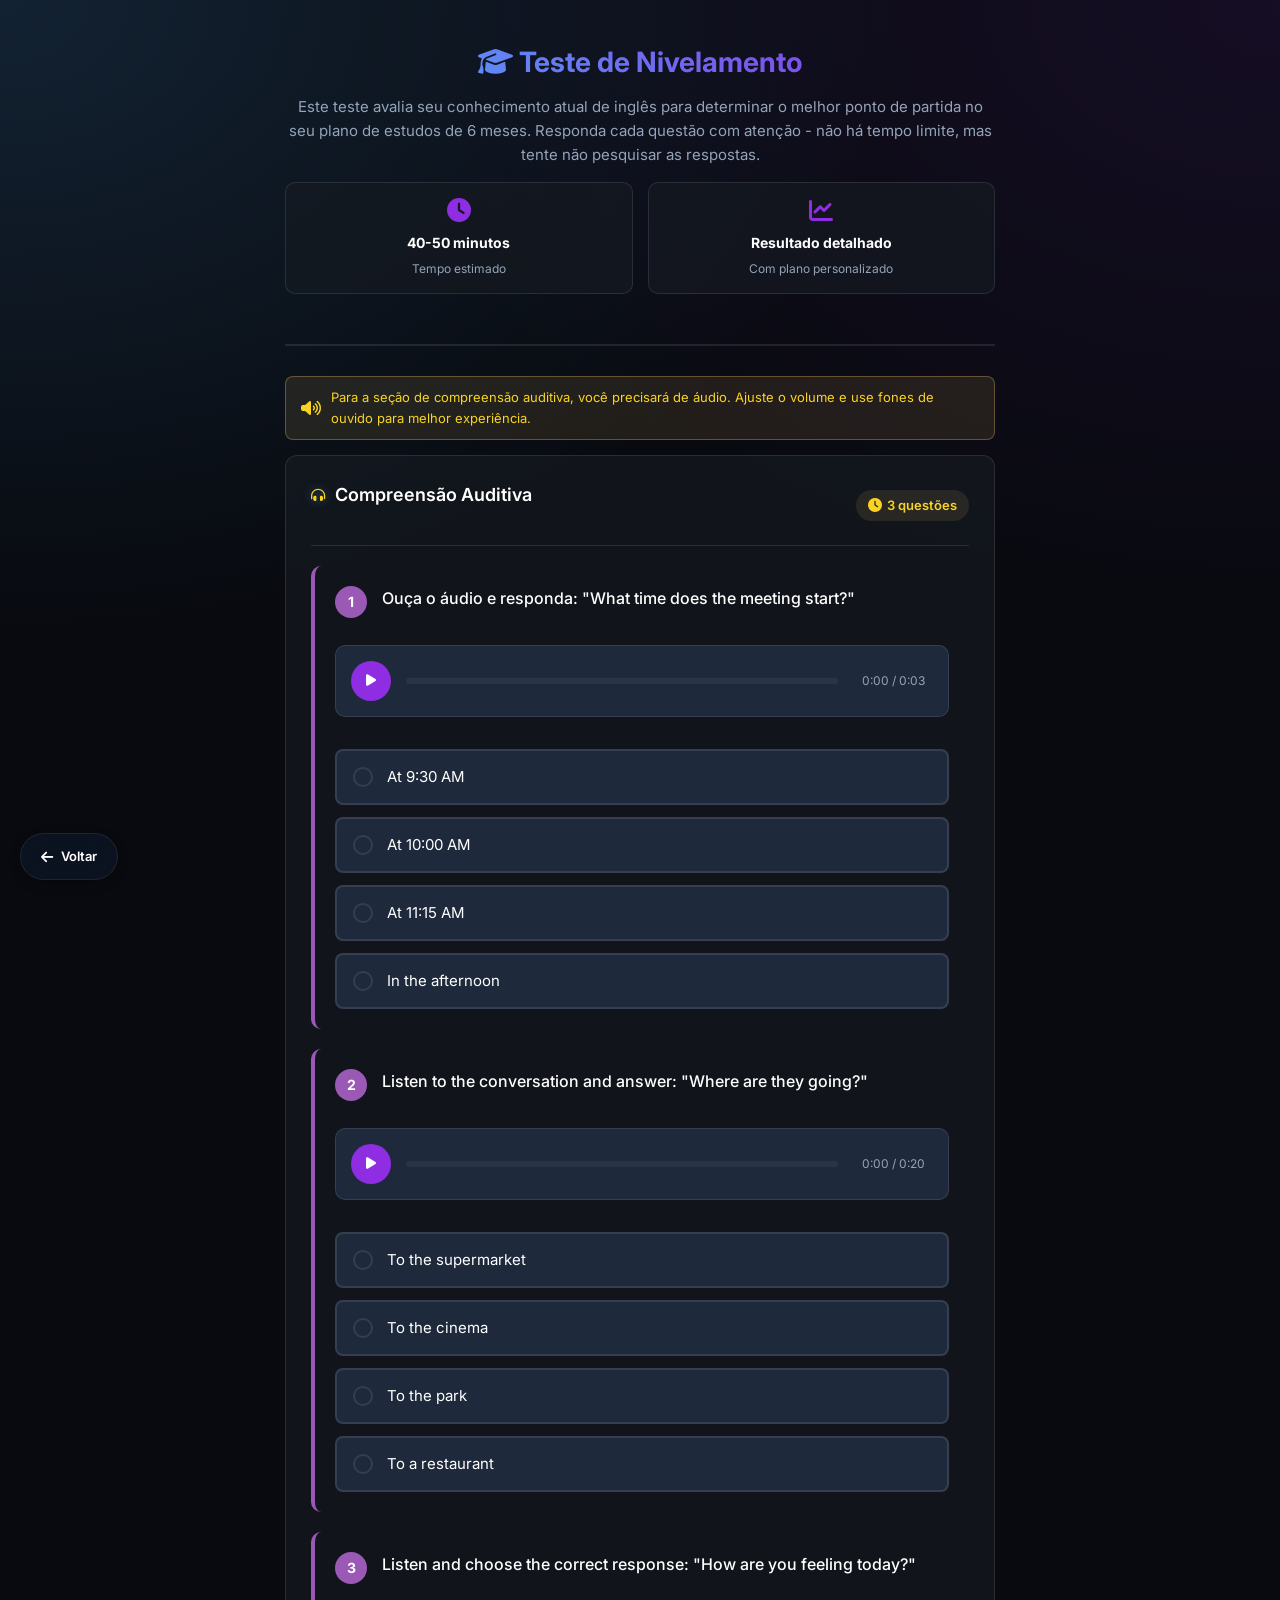
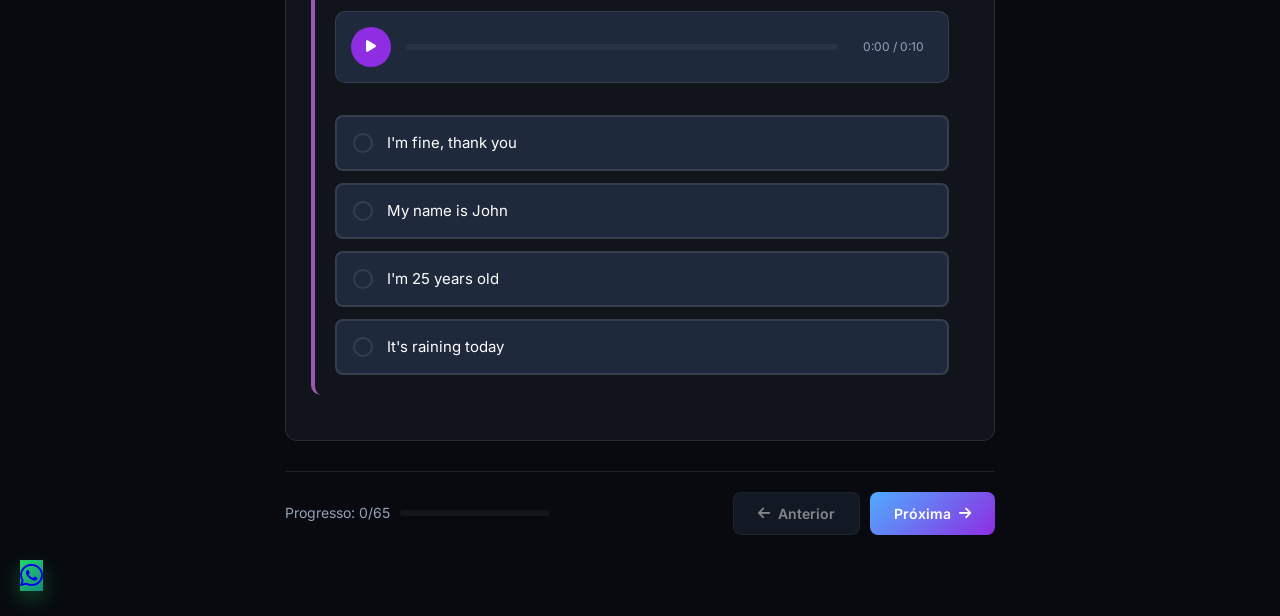
<file: pages/test.html>
<!doctype html>
<html lang="pt-br">
  <head>
    <meta charset="UTF-8" />
    <meta name="viewport" content="width=device-width, initial-scale=1.0" />
    <title>Teste de Nivelamento - Inglês em 6 Meses</title>
    <link rel="stylesheet" href="../css/modules/main.css" />
    <link rel="shortcut icon" href="../icons/icon.ico" type="image/x-icon">
    <link
      href="https://fonts.googleapis.com/css2?family=Inter:wght@300;400;500;600;700;800&display=swap"
      rel="stylesheet"
    />
    <link
      rel="stylesheet"
      href="https://cdnjs.cloudflare.com/ajax/libs/font-awesome/6.4.0/css/all.min.css"
    />
    <style>
      /* Estilos específicos para a página de nivelamento */
      .placement-test-container {
        max-width: 800px;
        margin: 0 auto;
        padding: 20px;
      }

      .test-header {
        text-align: center;
        margin-bottom: 30px;
        padding-bottom: 20px;
        border-bottom: 2px solid var(--border-color);
      }

      .test-header h1 {
        font-size: 28px;
        color: var(--accent-color);
        margin-bottom: 10px;
        background: linear-gradient(
          45deg,
          var(--accent-color),
          var(--accent-purple)
        );
        -webkit-background-clip: text;
        -webkit-text-fill-color: transparent;
        background-clip: text;
      }

      .test-description {
        color: var(--text-secondary);
        line-height: 1.6;
        margin-bottom: 15px;
        font-size: 15px;
      }

      .test-info-cards {
        display: grid;
        grid-template-columns: repeat(auto-fit, minmax(200px, 1fr));
        gap: 15px;
        margin-bottom: 30px;
      }

      .info-card {
        background: var(--card-bg);
        border-radius: 10px;
        padding: 15px;
        border: 1px solid var(--border-color);
        text-align: center;
      }

      .info-card i {
        font-size: 24px;
        color: var(--accent-purple);
        margin-bottom: 10px;
      }

      .info-card h3 {
        font-size: 14px;
        color: var(--text-primary);
        margin-bottom: 5px;
      }

      .info-card p {
        font-size: 12px;
        color: var(--text-secondary);
      }

      /* Estilos padrão para seções do teste */
      .test-section {
        background: var(--card-bg);
        border-radius: 12px;
        padding: 25px;
        margin-bottom: 25px;
        border: 1px solid var(--border-color);
        transition: transform 0.3s ease;
      }

      .test-section:hover {
        transform: translateY(-2px);
      }

      .section-header {
        display: flex;
        justify-content: space-between;
        align-items: center;
        margin-bottom: 20px;
        padding-bottom: 15px;
        border-bottom: 1px solid var(--border-color);
      }

      .section-title {
        display: flex;
        align-items: center;
        gap: 10px;
        color: var(--text-primary);
        font-size: 18px;
        font-weight: 600;
      }

      .section-title i {
        color: var(--accent-yellow);
      }

      .section-timer {
        background: rgba(255, 203, 107, 0.1);
        color: var(--accent-yellow);
        padding: 5px 12px;
        border-radius: 20px;
        font-size: 13px;
        font-weight: 600;
        display: flex;
        align-items: center;
        gap: 5px;
      }

      /* ESTILOS PADRÃO PARA QUESTÕES - APLICADO A TODAS */
      .question {
        border-radius: 10px;
        padding: 20px;
        margin-bottom: 20px;
        border-left: 4px solid var(--question-border, #3498db);
        transition: all 0.3s ease;
        position: relative;
      }

      .question:hover {
        transform: translateX(5px);
        box-shadow: 0 4px 12px rgba(0, 0, 0, 0.08);
      }

      .question-header {
        display: flex;
        align-items: flex-start;
        margin-bottom: 15px;
      }

      .question-number {
        display: flex;
        align-items: center;
        justify-content: center;
        width: 32px;
        height: 32px;
        border-radius: 50%;
        background: var(--question-number-bg, #3498db);
        color: white;
        font-weight: 700;
        font-size: 14px;
        flex-shrink: 0;
        margin-right: 15px;
      }

      .question-text {
        font-size: 16px;
        font-weight: 500;
        color: var(--text-primary);
        line-height: 1.5;
        flex: 1;
      }

      /* Estilos padrão para opções de resposta */
      .options-container,
      .question {
        display: flex;
        flex-direction: column;
        gap: 12px;
      }

      .option {
        position: relative;
      }

      .option input[type="radio"] {
        display: none;
      }

      .option-label,
      .option-label{
        display: flex;
        align-items: center;
        padding: 14px 16px;
        background: var(--button-bg);
        border: 2px solid var(--border-color);
        border-radius: 8px;
        cursor: pointer;
        transition: all 0.3s ease;
        font-size: 15px;
        color: var(--text-primary);
      }
      .answer-option {
        margin-top: 10px;
      }

      .option-label:hover {
        background: var(--button-hover);
        border-color: var(--accent-color);
        transform: translateX(5px);
      }

      .option input[type="radio"]:checked + .option-label {
        background: rgba(88, 166, 255, 0.1);
        border-color: var(--accent-color);
        color: var(--accent-color);
        font-weight: 600;
      }

      .option-radio {
        width: 20px;
        height: 20px;
        border: 2px solid var(--border-color);
        border-radius: 50%;
        margin-right: 14px;
        display: flex;
        align-items: center;
        justify-content: center;
        flex-shrink: 0;
        transition: all 0.3s ease;
      }

      .option input[type="radio"]:checked + .option-label .option-radio {
        border-color: var(--accent-color);
      }

      .option input[type="radio"]:checked + .option-label .option-radio::after {
        content: "";
        width: 10px;
        height: 10px;
        background: var(--accent-color);
        border-radius: 50%;
      }

      /* Estilos para diferentes tipos de respostas (opcional) */
      .option.easy-answer .option-label {
        border-color: rgba(46, 204, 113, 0.3);
      }

      .option.easy-answer input[type="radio"]:checked + .option-label {
        border-color: #2ecc71;
        background: rgba(46, 204, 113, 0.1);
        color: #27ae60;
      }

      .option.easy-answer
        input[type="radio"]:checked
        + .option-label
        .option-radio {
        border-color: #2ecc71;
      }

      .option.easy-answer
        input[type="radio"]:checked
        + .option-label
        .option-radio::after {
        background: #2ecc71;
      }

      .option.difficult-answer .option-label {
        border-color: rgba(243, 156, 18, 0.3);
      }

      .option.difficult-answer input[type="radio"]:checked + .option-label {
        border-color: #f39c12;
        background: rgba(243, 156, 18, 0.1);
        color: #d35400;
      }

      .option.difficult-answer
        input[type="radio"]:checked
        + .option-label
        .option-radio {
        border-color: #f39c12;
      }

      .option.difficult-answer
        input[type="radio"]:checked
        + .option-label
        .option-radio::after {
        background: #f39c12;
      }

      .option.no-idea-answer .option-label {
        border-color: rgba(231, 76, 60, 0.3);
      }

      .option.no-idea-answer input[type="radio"]:checked + .option-label {
        border-color: #e74c3c;
        background: rgba(231, 76, 60, 0.1);
        color: #c0392b;
      }

      .option.no-idea-answer
        input[type="radio"]:checked
        + .option-label
        .option-radio {
        border-color: #e74c3c;
      }

      .option.no-idea-answer
        input[type="radio"]:checked
        + .option-label
        .option-radio::after {
        background: #e74c3c;
      }
/* ESTILOS PARA TODOS OS INPUTS TYPE="RADIO" */
input[type="radio"] {
    /* Esconder o radio padrão */
    display: none;
    /* Remover qualquer aparência do navegador */
    -webkit-appearance: none;
    -moz-appearance: none;
    appearance: none;
    /* Garantir que não tenha margens ou padding extras */
    margin: 0;
    padding: 0;
}

/* Estilo para labels associadas aos radios */
.option-label,
.answer-option label {
    display: flex;
    align-items: center;
    padding: 14px 16px;
    background: var(--button-bg);
    border: 2px solid var(--border-color);
    border-radius: 8px;
    cursor: pointer;
    transition: all 0.3s ease;
    font-size: 15px;
    color: var(--text-primary);
    position: relative;
}

.answer-option label {
    margin-top: 10px;
}

/* Hover em todas as labels de radio */
.option-label:hover,
.answer-option label:hover {
    background: var(--button-hover);
    border-color: var(--accent-color);
    transform: translateX(5px);
}

/* Estilo do círculo customizado do radio */
.option-radio {
    width: 20px;
    height: 20px;
    border: 2px solid var(--border-color);
    border-radius: 50%;
    margin-right: 14px;
    display: flex;
    align-items: center;
    justify-content: center;
    flex-shrink: 0;
    transition: all 0.3s ease;
    position: relative;
}

/* Estilo quando o radio está selecionado */
input[type="radio"]:checked + .option-label,
input[type="radio"]:checked + .answer-option label {
    background: rgba(88, 166, 255, 0.1);
    border-color: var(--accent-color);
    color: var(--accent-color);
    font-weight: 600;
}

/* Círculo do radio quando selecionado */
input[type="radio"]:checked + .option-label .option-radio,
input[type="radio"]:checked + .answer-option label .option-radio {
    border-color: var(--accent-color);
}

/* Ponto interno quando selecionado */
input[type="radio"]:checked + .option-label .option-radio::after,
input[type="radio"]:checked + .answer-option label .option-radio::after {
    content: "";
    width: 10px;
    height: 10px;
    background: var(--accent-color);
    border-radius: 50%;
    position: absolute;
}

/* Foco para acessibilidade */
input[type="radio"]:focus + .option-label,
input[type="radio"]:focus + .answer-option label {
    outline: 2px solid var(--accent-color);
    outline-offset: 2px;
}

/* Estados desabilitados */
input[type="radio"]:disabled + .option-label,
input[type="radio"]:disabled + .answer-option label {
    opacity: 0.5;
    cursor: not-allowed;
    background: var(--progress-bg);
}

input[type="radio"]:disabled + .option-label:hover,
input[type="radio"]:disabled + .answer-option label:hover {
    transform: none;
    border-color: var(--border-color);
    background: var(--progress-bg);
}

/* Estilos específicos para as opções de dificuldade */
.answer-option.easy-answer label {
    border-color: rgba(46, 204, 113, 0.3);
}

.answer-option.easy-answer input[type="radio"]:checked + label {
    border-color: #2ecc71;
    background: rgba(46, 204, 113, 0.1);
    color: #27ae60;
}

.answer-option.easy-answer input[type="radio"]:checked + label .option-radio {
    border-color: #2ecc71;
}

.answer-option.easy-answer input[type="radio"]:checked + label .option-radio::after {
    background: #2ecc71;
}

.answer-option.difficult-answer label {
    border-color: rgba(243, 156, 18, 0.3);
}

.answer-option.difficult-answer input[type="radio"]:checked + label {
    border-color: #f39c12;
    background: rgba(243, 156, 18, 0.1);
    color: #d35400;
}

.answer-option.difficult-answer input[type="radio"]:checked + label .option-radio {
    border-color: #f39c12;
}

.answer-option.difficult-answer input[type="radio"]:checked + label .option-radio::after {
    background: #f39c12;
}

.answer-option.no-idea-answer label {
    border-color: rgba(231, 76, 60, 0.3);
}

.answer-option.no-idea-answer input[type="radio"]:checked + label {
    border-color: #e74c3c;
    background: rgba(231, 76, 60, 0.1);
    color: #c0392b;
}

.answer-option.no-idea-answer input[type="radio"]:checked + label .option-radio {
    border-color: #e74c3c;
}

.answer-option.no-idea-answer input[type="radio"]:checked + label .option-radio::after {
    background: #e74c3c;
}

/* Para mobile - ajustes responsivos */
@media (max-width: 768px) {
    .option-label,
    .answer-option label {
        padding: 12px;
        font-size: 14px;
    }
    
    .option-radio {
        width: 18px;
        height: 18px;
        margin-right: 10px;
    }
    
    input[type="radio"]:checked + .option-label .option-radio::after,
    input[type="radio"]:checked + .answer-option label .option-radio::after {
        width: 8px;
        height: 8px;
    }
}

@media (max-width: 480px) {
    .option-label,
    .answer-option label {
        padding: 10px 12px;
        font-size: 13px;
    }
    
    .option-radio {
        width: 16px;
        height: 16px;
        margin-right: 8px;
    }
}
      /* Estilos para seções específicas - apenas cores diferentes */
      .listening-section .question {
        --question-border: #9b59b6;
        --question-number-bg: #9b59b6;
      }

      .grammar-section .question {
        --question-border: #2ecc71;
        --question-number-bg: #2ecc71;
      }

      .vocabulary-section .question {
        --question-border: #3498db;
        --question-number-bg: #3498db;
      }

      .reading-section .question {
        --question-border: #e67e22;
        --question-number-bg: #e67e22;
      }

      .past-section .question {
        --question-border: #9b59b6;
        --question-number-bg: #9b59b6;
      }

      .routine-section .question {
        --question-border: #3498db;
        --question-number-bg: #3498db;
      }

      .future-section .question {
        --question-border: #2ecc71;
        --question-number-bg: #2ecc71;
      }

      .opinions-section .question {
        --question-border: #e74c3c;
        --question-number-bg: #e74c3c;
      }

      /* Controles do teste */
      .test-controls {
        display: flex;
        justify-content: space-between;
        align-items: center;
        margin-top: 30px;
        padding-top: 20px;
        border-top: 1px solid var(--border-color);
      }

      .progress-indicator {
        display: flex;
        align-items: center;
        gap: 10px;
        color: var(--text-secondary);
        font-size: 14px;
      }

      .progress-bar-test {
        width: 150px;
        height: 6px;
        background: var(--progress-bg);
        border-radius: 3px;
        overflow: hidden;
      }

      .progress-fill {
        height: 100%;
        background: linear-gradient(
          90deg,
          var(--accent-color),
          var(--accent-purple)
        );
        width: 0%;
        transition: width 0.3s ease;
      }

      .test-buttons {
        display: flex;
        gap: 10px;
      }

      .test-btn {
        padding: 12px 24px;
        border-radius: 8px;
        font-weight: 600;
        font-size: 14px;
        cursor: pointer;
        display: flex;
        align-items: center;
        gap: 8px;
        transition: all 0.3s ease;
        border: none;
      }

      .btn-prev {
        background: var(--button-bg);
        color: var(--text-primary);
        border: 1px solid var(--border-color);
      }

      .btn-prev:hover:not(:disabled) {
        background: var(--button-hover);
        transform: translateX(-2px);
      }

      .btn-next {
        background: linear-gradient(
          135deg,
          var(--accent-color),
          var(--accent-purple)
        );
        color: white;
      }

      .btn-next:hover:not(:disabled) {
        transform: translateX(2px);
        box-shadow: 0 5px 15px rgba(88, 166, 255, 0.4);
      }

      .btn-submit {
        background: linear-gradient(135deg, var(--accent-green), #2ea043);
        color: white;
      }

      .btn-submit:hover {
        transform: translateY(-2px);
        box-shadow: 0 5px 15px rgba(63, 185, 80, 0.4);
      }

      .test-btn:disabled {
        opacity: 0.5;
        cursor: not-allowed;
        transform: none !important;
      }

      /* Modal de resultados */
      .results-modal {
        display: none;
        position: fixed;
        top: 0;
        left: 0;
        width: 100%;
        height: 100%;
        background: rgba(13, 17, 23, 0.95);
        z-index: 1000;
        justify-content: center;
        align-items: center;
        padding: 20px;
        animation: fadeIn 0.3s ease;
      }

      .results-modal.active {
        display: flex;
      }

      .results-content {
        background: var(--card-bg);
        border-radius: 20px;
        width: 100%;
        max-width: 600px;
        max-height: 90vh;
        overflow-y: auto;
        border: 1px solid var(--border-color);
        box-shadow: 0 20px 60px rgba(0, 0, 0, 0.5);
        animation: modalSlideIn 0.4s ease-out;
      }

      .results-header {
        background: linear-gradient(135deg, var(--accent-purple), #764ba2);
        padding: 25px 30px;
        border-top-left-radius: 20px;
        border-top-right-radius: 20px;
        color: white;
        text-align: center;
      }

      .results-header h2 {
        font-size: 24px;
        margin-bottom: 10px;
        display: flex;
        align-items: center;
        justify-content: center;
        gap: 10px;
      }

      .results-score {
        font-size: 48px;
        font-weight: 800;
        margin: 20px 0;
        color: white;
      }

      .results-level {
        font-size: 20px;
        font-weight: 600;
        background: rgba(255, 255, 255, 0.2);
        padding: 8px 20px;
        border-radius: 50px;
        display: inline-block;
      }

      .results-body {
        padding: 30px;
      }

      .level-description {
        text-align: center;
        margin-bottom: 25px;
        color: var(--text-secondary);
        line-height: 1.6;
        font-size: 15px;
      }

      .level-details {
        display: grid;
        grid-template-columns: repeat(auto-fit, minmax(250px, 1fr));
        gap: 20px;
        margin-bottom: 30px;
      }

      .level-card {
        background: var(--button-bg);
        border-radius: 12px;
        padding: 20px;
        border: 1px solid var(--border-color);
      }

      .level-card h4 {
        color: var(--accent-color);
        margin-bottom: 10px;
        font-size: 16px;
        display: flex;
        align-items: center;
        gap: 8px;
      }

      .level-card ul {
        list-style: none;
        padding: 0;
        margin: 0;
      }

      .level-card li {
        color: var(--text-secondary);
        font-size: 13px;
        margin-bottom: 8px;
        padding-left: 15px;
        position: relative;
        line-height: 1.4;
      }

      .level-card li:before {
        content: "✓";
        position: absolute;
        left: 0;
        color: var(--accent-green);
        font-weight: bold;
      }

      .results-actions {
        display: flex;
        gap: 15px;
        justify-content: center;
        margin-top: 20px;
      }

      .results-btn {
        padding: 12px 24px;
        border-radius: 8px;
        font-weight: 600;
        font-size: 14px;
        cursor: pointer;
        display: flex;
        align-items: center;
        gap: 8px;
        transition: all 0.3s ease;
        text-decoration: none;
        border: none;
      }

      .btn-restart {
        background: var(--button-bg);
        color: var(--text-primary);
        border: 1px solid var(--border-color);
      }

      .btn-restart:hover {
        background: var(--button-hover);
        transform: translateY(-2px);
      }

      .btn-study-plan {
        background: linear-gradient(135deg, var(--accent-color), #3b82f6);
        color: white;
      }

      .btn-study-plan:hover {
        transform: translateY(-2px);
        box-shadow: 0 5px 15px rgba(88, 166, 255, 0.4);
      }

      .btn-dashboard {
        background: linear-gradient(135deg, var(--accent-green), #2ea043);
        color: white;
      }

      .btn-dashboard:hover {
        transform: translateY(-2px);
        box-shadow: 0 5px 15px rgba(63, 185, 80, 0.4);
      }

      /* Componentes específicos */
      .audio-player {
        background: var(--button-bg);
        border-radius: 10px;
        padding: 15px;
        margin-bottom: 20px;
        border: 1px solid var(--border-color);
      }

      .audio-controls {
        display: flex;
        align-items: center;
        gap: 15px;
      }

      .play-btn {
        width: 40px;
        height: 40px;
        border-radius: 50%;
        background: var(--accent-purple);
        color: white;
        border: none;
        display: flex;
        align-items: center;
        justify-content: center;
        cursor: pointer;
        transition: all 0.3s ease;
      }

      .play-btn:hover {
        transform: scale(1.1);
        box-shadow: 0 0 15px rgba(188, 140, 255, 0.4);
      }

      .audio-progress {
        flex: 1;
        height: 6px;
        background: var(--progress-bg);
        border-radius: 3px;
        overflow: hidden;
        cursor: pointer;
      }

      .audio-progress-filled {
        height: 100%;
        background: var(--accent-purple);
        width: 0%;
      }

      .audio-time {
        font-size: 12px;
        color: var(--text-secondary);
        min-width: 80px;
        text-align: center;
      }

      .reading-text {
        background: var(--button-bg);
        border-radius: 10px;
        padding: 20px;
        margin-bottom: 20px;
        border: 1px solid var(--border-color);
        font-size: 15px;
        line-height: 1.6;
        color: var(--text-primary);
        max-height: 200px;
        overflow-y: auto;
      }

      .reading-text::-webkit-scrollbar {
        width: 6px;
      }

      .reading-text::-webkit-scrollbar-track {
        background: var(--progress-bg);
        border-radius: 3px;
      }

      .reading-text::-webkit-scrollbar-thumb {
        background: var(--accent-color);
        border-radius: 3px;
      }

      .audio-warning {
        background: rgba(255, 203, 107, 0.1);
        border: 1px solid rgba(255, 203, 107, 0.3);
        border-radius: 8px;
        padding: 10px 15px;
        margin-bottom: 15px;
        display: flex;
        align-items: center;
        gap: 10px;
        color: var(--accent-yellow);
        font-size: 13px;
      }

      .audio-warning i {
        font-size: 16px;
      }

      /* Animations */
      @keyframes fadeIn {
        from {
          opacity: 0;
        }
        to {
          opacity: 1;
        }
      }

      @keyframes modalSlideIn {
        from {
          opacity: 0;
          transform: translateY(-30px);
        }
        to {
          opacity: 1;
          transform: translateY(0);
        }
      }

      /* Responsividade */
      @media (max-width: 768px) {
        .placement-test-container {
          padding: 15px;
        }

        .test-header h1 {
          font-size: 24px;
        }

        .test-info-cards {
          grid-template-columns: 1fr;
        }

        .section-header {
          flex-direction: column;
          gap: 10px;
          align-items: flex-start;
        }

        .question {
          padding: 15px;
        }

        .question-text {
          font-size: 15px;
        }

        .option-label {
          padding: 12px;
          font-size: 14px;
        }

        .test-controls {
          flex-direction: column;
          gap: 20px;
        }

        .progress-indicator {
          width: 100%;
          justify-content: space-between;
        }

        .test-buttons {
          width: 100%;
          justify-content: space-between;
        }

        .test-btn {
          padding: 10px 20px;
        }

        .results-actions {
          flex-direction: column;
        }

        .results-btn {
          width: 100%;
          justify-content: center;
        }
      }

      @media (max-width: 480px) {
        .test-section {
          padding: 15px;
        }

        .question-number {
          width: 28px;
          height: 28px;
          font-size: 12px;
        }

        .test-btn {
          padding: 10px 15px;
          font-size: 13px;
        }

        .results-header h2 {
          font-size: 20px;
        }

        .results-score {
          font-size: 36px;
        }
      }
    </style>
  </head>
  <body>
    <div class="container">
      <div class="placement-test-container">
        <!-- Header do Teste -->
        <div class="test-header">
          <h1><i class="fas fa-graduation-cap"></i> Teste de Nivelamento</h1>
          <p class="test-description">
            Este teste avalia seu conhecimento atual de inglês para determinar o
            melhor ponto de partida no seu plano de estudos de 6 meses. Responda
            cada questão com atenção - não há tempo limite, mas tente não
            pesquisar as respostas.
          </p>
          <div class="test-info-cards">
            <div class="info-card">
              <i class="fas fa-clock"></i>
              <h3>40-50 minutos</h3>
              <p>Tempo estimado</p>
            </div>
            <div class="info-card">
              <i class="fas fa-chart-line"></i>
              <h3>Resultado detalhado</h3>
              <p>Com plano personalizado</p>
            </div>
          </div>
        </div>

        <!-- Aviso de áudio -->
        <div class="audio-warning">
          <i class="fas fa-volume-up"></i>
          <span
            >Para a seção de compreensão auditiva, você precisará de áudio.
            Ajuste o volume e use fones de ouvido para melhor experiência.</span
          >
        </div>

        <!-- Formulário do Teste -->
        <form id="placementTestForm">
          <!-- Seção 1: Listening -->
          <div class="test-section listening-section" data-section="listening">
            <div class="section-header">
              <div class="section-title">
                <i class="fas fa-headphones-alt"></i>
                <span>Compreensão Auditiva</span>
              </div>
              <div class="section-timer">
                <i class="fas fa-clock"></i>
                <span>3 questões</span>
              </div>
            </div>

            <div class="question" data-question="1">
              <div class="question-header">
                <div class="question-number">1</div>
                <div class="question-text">
                  Ouça o áudio e responda: "What time does the meeting start?"
                </div>
              </div>

              <div class="audio-player" data-audio="1">
                <div class="audio-controls">
                  <button type="button" class="play-btn">
                    <i class="fas fa-play"></i>
                  </button>
                  <div class="audio-progress">
                    <div class="audio-progress-filled"></div>
                  </div>
                  <div class="audio-time">0:00 / 0:03</div>
                </div>
                <div class="audio-visualizer">
                  <div class="bar"></div>
                  <div class="bar"></div>
                  <div class="bar"></div>
                  <div class="bar"></div>
                  <div class="bar"></div>
                  <div class="bar"></div>
                  <div class="bar"></div>
                  <div class="bar"></div>
                  <div class="bar"></div>
                  <div class="bar"></div>
                  <div class="bar"></div>
                  <div class="bar"></div>
                </div>
              </div>

              <div class="options-container">
                <div class="option">
                  <input type="radio" class="option-radio" id="q1a" name="q1" value="a" />
                  <label for="q1a" class="option-label">
                    <span class="option-radio"></span>
                    At 9:30 AM
                  </label>
                </div>
                <div class="option">
                  <input type="radio" class="option-radio" id="q1b" name="q1" value="b" />
                  <label for="q1b" class="option-label">
                    <span class="option-radio"></span>
                    At 10:00 AM
                  </label>
                </div>
                <div class="option">
                  <input type="radio" class="option-radio" id="q1c" name="q1" value="c" />
                  <label for="q1c" class="option-label">
                    <span class="option-radio"></span>
                    At 11:15 AM
                  </label>
                </div>
                <div class="option">
                  <input type="radio" class="option-radio" id="q1d" name="q1" value="d" />
                  <label for="q1d" class="option-label">
                    <span class="option-radio"></span>
                    In the afternoon
                  </label>
                </div>
              </div>
            </div>

            <div class="question" data-question="2">
              <div class="question-header">
                <div class="question-number">2</div>
                <div class="question-text">
                  Listen to the conversation and answer: "Where are they going?"
                </div>
              </div>

              <div class="audio-player" data-audio="2">
                <div class="audio-controls">
                  <button type="button" class="play-btn">
                    <i class="fas fa-play"></i>
                  </button>
                  <div class="audio-progress">
                    <div class="audio-progress-filled"></div>
                  </div>
                  <div class="audio-time">0:00 / 0:20</div>
                </div>
                <div class="audio-visualizer">
                  <div class="bar"></div>
                  <div class="bar"></div>
                  <div class="bar"></div>
                  <div class="bar"></div>
                  <div class="bar"></div>
                  <div class="bar"></div>
                  <div class="bar"></div>
                  <div class="bar"></div>
                  <div class="bar"></div>
                  <div class="bar"></div>
                  <div class="bar"></div>
                  <div class="bar"></div>
                </div>
              </div>

              <div class="options-container">
                <div class="option">
                  <input type="radio" class="option-radio" id="q2a" name="q2" value="a" />
                  <label for="q2a" class="option-label">
                    <span class="option-radio"></span>
                    To the supermarket
                  </label>
                </div>
                <div class="option">
                  <input type="radio" class="option-radio" id="q2b" name="q2" value="b" />
                  <label for="q2b" class="option-label">
                    <span class="option-radio"></span>
                    To the cinema
                  </label>
                </div>
                <div class="option">
                  <input type="radio" class="option-radio" id="q2c" name="q2" value="c" />
                  <label for="q2c" class="option-label">
                    <span class="option-radio"></span>
                    To the park
                  </label>
                </div>
                <div class="option">
                  <input type="radio" class="option-radio" id="q2d" name="q2" value="d" />
                  <label for="q2d" class="option-label">
                    <span class="option-radio"></span>
                    To a restaurant
                  </label>
                </div>
              </div>
            </div>

            <div class="question" data-question="3">
              <div class="question-header">
                <div class="question-number">3</div>
                <div class="question-text">
                  Listen and choose the correct response: "How are you feeling
                  today?"
                </div>
              </div>

              <div class="audio-player" data-audio="3">
                <div class="audio-controls">
                  <button type="button" class="play-btn">
                    <i class="fas fa-play"></i>
                  </button>
                  <div class="audio-progress">
                    <div class="audio-progress-filled"></div>
                  </div>
                  <div class="audio-time">0:00 / 0:10</div>
                </div>
                <div class="audio-visualizer">
                  <div class="bar"></div>
                  <div class="bar"></div>
                  <div class="bar"></div>
                  <div class="bar"></div>
                  <div class="bar"></div>
                  <div class="bar"></div>
                  <div class="bar"></div>
                  <div class="bar"></div>
                  <div class="bar"></div>
                  <div class="bar"></div>
                  <div class="bar"></div>
                  <div class="bar"></div>
                </div>
              </div>

              <div class="options-container">
                <div class="option">
                  <input type="radio" class="option-radio" id="q3a" name="q3" value="a" />
                  <label for="q3a" class="option-label">
                    <span class="option-radio"></span>
                    I'm fine, thank you
                  </label>
                </div>
                <div class="option">
                  <input type="radio" class="option-radio" id="q3b" name="q3" value="b" />
                  <label for="q3b" class="option-label">
                    <span class="option-radio"></span>
                    My name is John
                  </label>
                </div>
                <div class="option">
                  <input type="radio" class="option-radio" id="q3c" name="q3" value="c" />
                  <label for="q3c" class="option-label">
                    <span class="option-radio"></span>
                    I'm 25 years old
                  </label>
                </div>
                <div class="option">
                  <input type="radio" class="option-radio" id="q3d" name="q3" value="d" />
                  <label for="q3d" class="option-label">
                    <span class="option-radio"></span>
                    It's raining today
                  </label>
                </div>
              </div>
            </div>
          </div>

          <!-- Seção 2: Gramática -->
          <div
            class="test-section grammar-section"
            data-section="grammar"
            style="display: none"
          >
            <div class="section-header">
              <div class="section-title">
                <i class="fas fa-spell-check"></i>
                <span>Gramática</span>
              </div>
              <div class="section-timer">
                <i class="fas fa-clock"></i>
                <span>3 questões</span>
              </div>
            </div>

            <div class="question" data-question="4">
              <div class="question-header">
                <div class="question-number">4</div>
                <div class="question-text">Choose the correct sentence:</div>
              </div>

              <div class="options-container">
                <div class="option">
                  <input type="radio" class="option-radio" id="q4a" name="q4" value="a" />
                  <label for="q4a" class="option-label">
                    <span class="option-radio"></span>
                    She don't like coffee.
                  </label>
                </div>
                <div class="option">
                  <input type="radio" class="option-radio" id="q4b" name="q4" value="b" />
                  <label for="q4b" class="option-label">
                    <span class="option-radio"></span>
                    She doesn't likes coffee.
                  </label>
                </div>
                <div class="option">
                  <input type="radio" class="option-radio" id="q4c" name="q4" value="c" />
                  <label for="q4c" class="option-label">
                    <span class="option-radio"></span>
                    She doesn't like coffee.
                  </label>
                </div>
                <div class="option">
                  <input type="radio" class="option-radio" id="q4d" name="q4" value="d" />
                  <label for="q4d" class="option-label">
                    <span class="option-radio"></span>
                    She not like coffee.
                  </label>
                </div>
              </div>
            </div>

            <div class="question" data-question="5">
              <div class="question-header">
                <div class="question-number">5</div>
                <div class="question-text">
                  Complete the sentence: "I ________ to school every day."
                </div>
              </div>

              <div class="options-container">
                <div class="option">
                  <input type="radio" class="option-radio" id="q5a" name="q5" value="a" />
                  <label for="q5a" class="option-label">
                    <span class="option-radio"></span>
                    go
                  </label>
                </div>
                <div class="option">
                  <input type="radio" class="option-radio" id="q5b" name="q5" value="b" />
                  <label for="q5b" class="option-label">
                    <span class="option-radio"></span>
                    goes
                  </label>
                </div>
                <div class="option">
                  <input type="radio" class="option-radio" id="q5c" name="q5" value="c" />
                  <label for="q5c" class="option-label">
                    <span class="option-radio"></span>
                    going
                  </label>
                </div>
                <div class="option">
                  <input type="radio" class="option-radio" id="q5d" name="q5" value="d" />
                  <label for="q5d" class="option-label">
                    <span class="option-radio"></span>
                    went
                  </label>
                </div>
              </div>
            </div>

            <div class="question" data-question="6">
              <div class="question-header">
                <div class="question-number">6</div>
                <div class="question-text">
                  Choose the correct question: "________ you speak English?"
                </div>
              </div>

              <div class="options-container">
                <div class="option">
                  <input type="radio" class="option-radio" id="q6a" name="q6" value="a" />
                  <label for="q6a" class="option-label">
                    <span class="option-radio"></span>
                    Do
                  </label>
                </div>
                <div class="option">
                  <input type="radio" class="option-radio" id="q6b" name="q6" value="b" />
                  <label for="q6b" class="option-label">
                    <span class="option-radio"></span>
                    Does
                  </label>
                </div>
                <div class="option">
                  <input type="radio" class="option-radio" id="q6c" name="q6" value="c" />
                  <label for="q6c" class="option-label">
                    <span class="option-radio"></span>
                    Are
                  </label>
                </div>
                <div class="option">
                  <input type="radio" class="option-radio" id="q6d" name="q6" value="d" />
                  <label for="q6d" class="option-label">
                    <span class="option-radio"></span>
                    Is
                  </label>
                </div>
              </div>
            </div>
          </div>

          <!-- Seção 3: Vocabulário -->
          <div
            class="test-section vocabulary-section"
            data-section="vocabulary"
            style="display: none"
          >
            <div class="section-header">
              <div class="section-title">
                <i class="fas fa-book"></i>
                <span>Vocabulário</span>
              </div>
              <div class="section-timer">
                <i class="fas fa-clock"></i>
                <span>2 questões</span>
              </div>
            </div>

            <div class="question" data-question="7">
              <div class="question-header">
                <div class="question-number">7</div>
                <div class="question-text">
                  What is the opposite of "expensive"?
                </div>
              </div>

              <div class="options-container">
                <div class="option">
                  <input type="radio" class="option-radio" id="q7a" name="q7" value="a" />
                  <label for="q7a" class="option-label">
                    <span class="option-radio"></span>
                    Cheap
                  </label>
                </div>
                <div class="option">
                  <input type="radio" class="option-radio" id="q7b" name="q7" value="b" />
                  <label for="q7b" class="option-label">
                    <span class="option-radio"></span>
                    Costly
                  </label>
                </div>
                <div class="option">
                  <input type="radio" class="option-radio" id="q7c" name="q7" value="c" />
                  <label for="q7c" class="option-label">
                    <span class="option-radio"></span>
                    Valuable
                  </label>
                </div>
                <div class="option">
                  <input type="radio" class="option-radio" id="q7d" name="q7" value="d" />
                  <label for="q7d" class="option-label">
                    <span class="option-radio"></span>
                    Priceless
                  </label>
                </div>
              </div>
            </div>

            <div class="question" data-question="8">
              <div class="question-header">
                <div class="question-number">8</div>
                <div class="question-text">
                  Choose the correct word: "I need to ________ for the bus."
                </div>
              </div>

              <div class="options-container">
                <div class="option">
                  <input type="radio" class="option-radio" id="q8a" name="q8" value="a" />
                  <label for="q8a" class="option-label">
                    <span class="option-radio"></span>
                    wait
                  </label>
                </div>
                <div class="option">
                  <input type="radio" class="option-radio" id="q8b" name="q8" value="b" />
                  <label for="q8b" class="option-label">
                    <span class="option-radio"></span>
                    weight
                  </label>
                </div>
                <div class="option">
                  <input type="radio" class="option-radio" id="q8c" name="q8" value="c" />
                  <label for="q8c" class="option-label">
                    <span class="option-radio"></span>
                    late
                  </label>
                </div>
                <div class="option">
                  <input type="radio" class="option-radio" id="q8d" name="q8" value="d" />
                  <label for="q8d" class="option-label">
                    <span class="option-radio"></span>
                    station
                  </label>
                </div>
              </div>
            </div>
          </div>

          <!-- Seção 4: Leitura -->
          <div
            class="test-section reading-section"
            data-section="reading"
            style="display: none"
          >
            <div class="section-header">
              <div class="section-title">
                <i class="fas fa-book-reader"></i>
                <span>Compreensão de Texto</span>
              </div>
              <div class="section-timer">
                <i class="fas fa-clock"></i>
                <span>2 questões</span>
              </div>
            </div>

            <div class="reading-text">
              <p><strong>Texto para as questões 9-10:</strong></p>
              <p>
                Maria is a teacher from Brazil. She teaches English at a
                language school in São Paulo. Every morning, she wakes up at
                6:00 AM, has breakfast, and goes to work by subway. Her classes
                start at 8:00 AM. She teaches both children and adults. In the
                afternoon, she prepares her lessons and corrects homework. Maria
                loves her job because she enjoys helping people learn new
                things. On weekends, she likes to visit museums and go to the
                cinema with her friends.
              </p>
            </div>

            <div class="question" data-question="9">
              <div class="question-header">
                <div class="question-number">9</div>
                <div class="question-text">What is Maria's profession?</div>
              </div>

              <div class="options-container">
                <div class="option">
                  <input type="radio" class="option-radio" id="q9a" name="q9" value="a" />
                  <label for="q9a" class="option-label">
                    <span class="option-radio"></span>
                    Doctor
                  </label>
                </div>
                <div class="option">
                  <input type="radio" class="option-radio" id="q9b" name="q9" value="b" />
                  <label for="q9b" class="option-label">
                    <span class="option-radio"></span>
                    Engineer
                  </label>
                </div>
                <div class="option">
                  <input type="radio" class="option-radio" id="q9c" name="q9" value="c" />
                  <label for="q9c" class="option-label">
                    <span class="option-radio"></span>
                    Teacher
                  </label>
                </div>
                <div class="option">
                  <input type="radio" class="option-radio" id="q9d" name="q9" value="d" />
                  <label for="q9d" class="option-label">
                    <span class="option-radio"></span>
                    Student
                  </label>
                </div>
              </div>
            </div>

            <div class="question" data-question="10">
              <div class="question-header">
                <div class="question-number">10</div>
                <div class="question-text">What does Maria do on weekends?</div>
              </div>

              <div class="options-container">
                <div class="option">
                  <input type="radio" class="option-radio" id="q10a" name="q10" value="a" />
                  <label for="q10a" class="option-label">
                    <span class="option-radio"></span>
                    She works
                  </label>
                </div>
                <div class="option">
                  <input type="radio" class="option-radio" id="q10b" name="q10" value="b" />
                  <label for="q10b" class="option-label">
                    <span class="option-radio"></span>
                    She stays at home
                  </label>
                </div>
                <div class="option">
                  <input type="radio" class="option-radio" id="q10c" name="q10" value="c" />
                  <label for="q10c" class="option-label">
                    <span class="option-radio"></span>
                    She visits museums and goes to the cinema
                  </label>
                </div>
                <div class="option">
                  <input type="radio" class="option-radio" id="q10d" name="q10" value="d" />
                  <label for="q10d" class="option-label">
                    <span class="option-radio"></span>
                    She teaches extra classes
                  </label>
                </div>
              </div>
            </div>
          </div>

          <!-- Seção 5: Passado -->
          <div
            class="test-section past-section"
            data-section="past"
            style="display: none"
          >
            <div class="section-header">
              <div class="section-title">
                <i class="fas fa-history"></i>
                <span>Passado</span>
              </div>
              <div class="section-timer">
                <i class="fas fa-clock"></i>
                <span>5 questões</span>
              </div>
            </div>

            <div class="question" data-question="11">
              <div class="question-header">
                <div class="question-number">11</div>
                <div class="question-text">
                  Choose the correct past form: "I ________ born in São Paulo."
                </div>
              </div>

              <div class="options-container">
                <div class="option">
                  <input type="radio" class="option-radio" id="q11a" name="q11" value="a" />
                  <label for="q11a" class="option-label">
                    <span class="option-radio"></span>
                    am
                  </label>
                </div>
                <div class="option">
                  <input type="radio" class="option-radio" id="q11b" name="q11" value="b" />
                  <label for="q11b" class="option-label">
                    <span class="option-radio"></span>
                    was
                  </label>
                </div>
                <div class="option">
                  <input type="radio" class="option-radio" id="q11c" name="q11" value="c" />
                  <label for="q11c" class="option-label">
                    <span class="option-radio"></span>
                    were
                  </label>
                </div>
                <div class="option">
                  <input type="radio" class="option-radio" id="q11d" name="q11" value="d" />
                  <label for="q11d" class="option-label">
                    <span class="option-radio"></span>
                    is
                  </label>
                </div>
              </div>
            </div>

            <div class="question" data-question="12">
              <div class="question-header">
                <div class="question-number">12</div>
                <div class="question-text">
                  Complete: "When I was a child, I ________ to watch cartoons
                  every Saturday morning."
                </div>
              </div>

              <div class="options-container">
                <div class="option">
                  <input type="radio" class="option-radio" id="q12a" name="q12" value="a" />
                  <label for="q12a" class="option-label">
                    <span class="option-radio"></span>
                    use
                  </label>
                </div>
                <div class="option">
                  <input type="radio" class="option-radio" id="q12b" name="q12" value="b" />
                  <label for="q12b" class="option-label">
                    <span class="option-radio"></span>
                    used
                  </label>
                </div>
                <div class="option">
                  <input type="radio" class="option-radio" id="q12c" name="q12" value="c" />
                  <label for="q12c" class="option-label">
                    <span class="option-radio"></span>
                    using
                  </label>
                </div>
                <div class="option">
                  <input type="radio" class="option-radio" id="q12d" name="q12" value="d" />
                  <label for="q12d" class="option-label">
                    <span class="option-radio"></span>
                    uses
                  </label>
                </div>
              </div>
            </div>

            <div class="question" data-question="13">
              <div class="question-header">
                <div class="question-number">13</div>
                <div class="question-text">
                  Choose the correct past form: "She ________ her vacation at
                  the beach last year."
                </div>
              </div>

              <div class="options-container">
                <div class="option">
                  <input type="radio" class="option-radio" id="q13a" name="q13" value="a" />
                  <label for="q13a" class="option-label">
                    <span class="option-radio"></span>
                    spend
                  </label>
                </div>
                <div class="option">
                  <input type="radio" class="option-radio" id="q13b" name="q13" value="b" />
                  <label for="q13b" class="option-label">
                    <span class="option-radio"></span>
                    spends
                  </label>
                </div>
                <div class="option">
                  <input type="radio" class="option-radio" id="q13c" name="q13" value="c" />
                  <label for="q13c" class="option-label">
                    <span class="option-radio"></span>
                    spent
                  </label>
                </div>
                <div class="option">
                  <input type="radio" class="option-radio" id="q13d" name="q13" value="d" />
                  <label for="q13d" class="option-label">
                    <span class="option-radio"></span>
                    spending
                  </label>
                </div>
              </div>
            </div>

            <div class="question" data-question="14">
              <div class="question-header">
                <div class="question-number">14</div>
                <div class="question-text">
                  Complete: "What ________ you do on your last vacation?"
                </div>
              </div>

              <div class="options-container">
                <div class="option">
                  <input type="radio" class="option-radio" id="q14a" name="q14" value="a" />
                  <label for="q14a" class="option-label">
                    <span class="option-radio"></span>
                    do
                  </label>
                </div>
                <div class="option">
                  <input type="radio" class="option-radio" id="q14b" name="q14" value="b" />
                  <label for="q14b" class="option-label">
                    <span class="option-radio"></span>
                    does
                  </label>
                </div>
                <div class="option">
                  <input type="radio" class="option-radio" id="q14c" name="q14" value="c" />
                  <label for="q14c" class="option-label">
                    <span class="option-radio"></span>
                    did
                  </label>
                </div>
                <div class="option">
                  <input type="radio" class="option-radio" id="q14d" name="q14" value="d" />
                  <label for="q14d" class="option-label">
                    <span class="option-radio"></span>
                    doing
                  </label>
                </div>
              </div>
            </div>

            <div class="question" data-question="15">
              <div class="question-header">
                <div class="question-number">15</div>
                <div class="question-text">
                  Choose the correct sentence about past habits:
                </div>
              </div>

              <div class="options-container">
                <div class="option">
                  <input type="radio" class="option-radio" id="q15a" name="q15" value="a" />
                  <label for="q15a" class="option-label">
                    <span class="option-radio"></span>
                    My mother takes care of me when I was sick.
                  </label>
                </div>
                <div class="option">
                  <input type="radio" class="option-radio" id="q15b" name="q15" value="b" />
                  <label for="q15b" class="option-label">
                    <span class="option-radio"></span>
                    My mother took care of me when I was sick.
                  </label>
                </div>
                <div class="option">
                  <input type="radio" class="option-radio" id="q15c" name="q15" value="c" />
                  <label for="q15c" class="option-label">
                    <span class="option-radio"></span>
                    My mother is taking care of me when I was sick.
                  </label>
                </div>
                <div class="option">
                  <input type="radio" class="option-radio" id="q15d" name="q15" value="d" />
                  <label for="q15d" class="option-label">
                    <span class="option-radio"></span>
                    My mother will take care of me when I was sick.
                  </label>
                </div>
              </div>
            </div>
          </div>

          <!-- Seção 6: Rotina -->
          <div
            class="test-section routine-section"
            data-section="routine"
            style="display: none"
          >
            <div class="section-header">
              <div class="section-title">
                <i class="fas fa-calendar-day"></i>
                <span>Rotina</span>
              </div>
              <div class="section-timer">
                <i class="fas fa-clock"></i>
                <span>5 questões</span>
              </div>
            </div>

            <div class="question" data-question="16">
              <div class="question-header">
                <div class="question-number">16</div>
                <div class="question-text">
                  Complete: "What ________ you usually have for breakfast?"
                </div>
              </div>

              <div class="options-container">
                <div class="option">
                  <input type="radio" class="option-radio" id="q16a" name="q16" value="a" />
                  <label for="q16a" class="option-label">
                    <span class="option-radio"></span>
                    do
                  </label>
                </div>
                <div class="option">
                  <input type="radio" class="option-radio" id="q16b" name="q16" value="b" />
                  <label for="q16b" class="option-label">
                    <span class="option-radio"></span>
                    does
                  </label>
                </div>
                <div class="option">
                  <input type="radio" class="option-radio" id="q16c" name="q16" value="c" />
                  <label for="q16c" class="option-label">
                    <span class="option-radio"></span>
                    are
                  </label>
                </div>
                <div class="option">
                  <input type="radio" class="option-radio" id="q16d" name="q16" value="d" />
                  <label for="q16d" class="option-label">
                    <span class="option-radio"></span>
                    is
                  </label>
                </div>
              </div>
            </div>

            <div class="question" data-question="17">
              <div class="question-header">
                <div class="question-number">17</div>
                <div class="question-text">
                  Complete: "How do you like ________ your free time?"
                </div>
              </div>

              <div class="options-container">
                <div class="option">
                  <input type="radio" class="option-radio" id="q17a" name="q17" value="a" />
                  <label for="q17a" class="option-label">
                    <span class="option-radio"></span>
                    to spend
                  </label>
                </div>
                <div class="option">
                  <input type="radio" class="option-radio" id="q17b" name="q17" value="b" />
                  <label for="q17b" class="option-label">
                    <span class="option-radio"></span>
                    spend
                  </label>
                </div>
                <div class="option">
                  <input type="radio" class="option-radio" id="q17c" name="q17" value="c" />
                  <label for="q17c" class="option-label">
                    <span class="option-radio"></span>
                    spending
                  </label>
                </div>
                <div class="option">
                  <input type="radio" class="option-radio" id="q17d" name="q17" value="d" />
                  <label for="q17d" class="option-label">
                    <span class="option-radio"></span>
                    spent
                  </label>
                </div>
              </div>
            </div>

            <div class="question" data-question="18">
              <div class="question-header">
                <div class="question-number">18</div>
                <div class="question-text">
                  Complete: "What ________ you do before going to bed?"
                </div>
              </div>

              <div class="options-container">
                <div class="option">
                  <input type="radio" class="option-radio" id="q18a" name="q18" value="a" />
                  <label for="q18a" class="option-label">
                    <span class="option-radio"></span>
                    do
                  </label>
                </div>
                <div class="option">
                  <input type="radio" class="option-radio" id="q18b" name="q18" value="b" />
                  <label for="q18b" class="option-label">
                    <span class="option-radio"></span>
                    does
                  </label>
                </div>
                <div class="option">
                  <input type="radio" class="option-radio" id="q18c" name="q18" value="c" />
                  <label for="q18c" class="option-label">
                    <span class="option-radio"></span>
                    are
                  </label>
                </div>
                <div class="option">
                  <input type="radio" class="option-radio" id="q18d" name="q18" value="d" />
                  <label for="q18d" class="option-label">
                    <span class="option-radio"></span>
                    is
                  </label>
                </div>
              </div>
            </div>

            <div class="question" data-question="19">
              <div class="question-header">
                <div class="question-number">19</div>
                <div class="question-text">
                  Complete: "How many close friends ________ you have?"
                </div>
              </div>

              <div class="options-container">
                <div class="option">
                  <input type="radio" class="option-radio" id="q19a" name="q19" value="a" />
                  <label for="q19a" class="option-label">
                    <span class="option-radio"></span>
                    do
                  </label>
                </div>
                <div class="option">
                  <input type="radio" class="option-radio" id="q19b" name="q19" value="b" />
                  <label for="q19b" class="option-label">
                    <span class="option-radio"></span>
                    does
                  </label>
                </div>
                <div class="option">
                  <input type="radio" class="option-radio" id="q19c" name="q19" value="c" />
                  <label for="q19c" class="option-label">
                    <span class="option-radio"></span>
                    are
                  </label>
                </div>
                <div class="option">
                  <input type="radio" class="option-radio" id="q19d" name="q19" value="d" />
                  <label for="q19d" class="option-label">
                    <span class="option-radio"></span>
                    is
                  </label>
                </div>
              </div>
            </div>

            <div class="question" data-question="20">
              <div class="question-header">
                <div class="question-number">20</div>
                <div class="question-text">
                  Complete: "Who ________ the housework in your house?"
                </div>
              </div>

              <div class="options-container">
                <div class="option">
                  <input type="radio" class="option-radio" id="q20a" name="q20" value="a" />
                  <label for="q20a" class="option-label">
                    <span class="option-radio"></span>
                    does
                  </label>
                </div>
                <div class="option">
                  <input type="radio" class="option-radio" id="q20b" name="q20" value="b" />
                  <label for="q20b" class="option-label">
                    <span class="option-radio"></span>
                    do
                  </label>
                </div>
                <div class="option">
                  <input type="radio" class="option-radio" id="q20c" name="q20" value="c" />
                  <label for="q20c" class="option-label">
                    <span class="option-radio"></span>
                    is
                  </label>
                </div>
                <div class="option">
                  <input type="radio" class="option-radio" id="q20d" name="q20" value="d" />
                  <label for="q20d" class="option-label">
                    <span class="option-radio"></span>
                    are
                  </label>
                </div>
              </div>
            </div>
          </div>

          <!-- Seção 7: Futuro -->
          <div
            class="test-section future-section"
            data-section="future"
            style="display: none"
          >
            <div class="section-header">
              <div class="section-title">
                <i class="fas fa-calendar-alt"></i>
                <span>Futuro</span>
              </div>
              <div class="section-timer">
                <i class="fas fa-clock"></i>
                <span>5 questões</span>
              </div>
            </div>

            <div class="question" data-question="21">
              <div class="question-header">
                <div class="question-number">21</div>
                <div class="question-text">
                  Choose the correct future form: "I ________ celebrate my
                  birthday next week."
                </div>
              </div>

              <div class="options-container">
                <div class="option">
                  <input type="radio" class="option-radio" id="q21a" name="q21" value="a" />
                  <label for="q21a" class="option-label">
                    <span class="option-radio"></span>
                    will
                  </label>
                </div>
                <div class="option">
                  <input type="radio" class="option-radio" id="q21b" name="q21" value="b" />
                  <label for="q21b" class="option-label">
                    <span class="option-radio"></span>
                    going
                  </label>
                </div>
                <div class="option">
                  <input type="radio" class="option-radio" id="q21c" name="q21" value="c" />
                  <label for="q21c" class="option-label">
                    <span class="option-radio"></span>
                    am
                  </label>
                </div>
                <div class="option">
                  <input type="radio" class="option-radio" id="q21d" name="q21" value="d" />
                  <label for="q21d" class="option-label">
                    <span class="option-radio"></span>
                    do
                  </label>
                </div>
              </div>
            </div>

            <div class="question" data-question="22">
              <div class="question-header">
                <div class="question-number">22</div>
                <div class="question-text">
                  Complete: "What ________ the weather like later today?"
                </div>
              </div>

              <div class="options-container">
                <div class="option">
                  <input type="radio" class="option-radio" id="q22a" name="q22" value="a" />
                  <label for="q22a" class="option-label">
                    <span class="option-radio"></span>
                    is
                  </label>
                </div>
                <div class="option">
                  <input type="radio" class="option-radio" id="q22b" name="q22" value="b" />
                  <label for="q22b" class="option-label">
                    <span class="option-radio"></span>
                    will be
                  </label>
                </div>
                <div class="option">
                  <input type="radio" class="option-radio" id="q22c" name="q22" value="c" />
                  <label for="q22c" class="option-label">
                    <span class="option-radio"></span>
                    was
                  </label>
                </div>
                <div class="option">
                  <input type="radio" class="option-radio" id="q22d" name="q22" value="d" />
                  <label for="q22d" class="option-label">
                    <span class="option-radio"></span>
                    were
                  </label>
                </div>
              </div>
            </div>

            <div class="question" data-question="23">
              <div class="question-header">
                <div class="question-number">23</div>
                <div class="question-text">
                  Complete: "What ________ you eat for your next meal?"
                </div>
              </div>

              <div class="options-container">
                <div class="option">
                  <input type="radio" class="option-radio" id="q23a" name="q23" value="a" />
                  <label for="q23a" class="option-label">
                    <span class="option-radio"></span>
                    will
                  </label>
                </div>
                <div class="option">
                  <input type="radio" class="option-radio" id="q23b" name="q23" value="b" />
                  <label for="q23b" class="option-label">
                    <span class="option-radio"></span>
                    are
                  </label>
                </div>
                <div class="option">
                  <input type="radio" class="option-radio" id="q23c" name="q23" value="c" />
                  <label for="q23c" class="option-label">
                    <span class="option-radio"></span>
                    do
                  </label>
                </div>
                <div class="option">
                  <input type="radio" class="option-radio" id="q23d" name="q23" value="d" />
                  <label for="q23d" class="option-label">
                    <span class="option-radio"></span>
                    did
                  </label>
                </div>
              </div>
            </div>

            <div class="question" data-question="24">
              <div class="question-header">
                <div class="question-number">24</div>
                <div class="question-text">
                  Complete: "What are your plans? ________ you going to travel?"
                </div>
              </div>

              <div class="options-container">
                <div class="option">
                  <input type="radio" class="option-radio" id="q24a" name="q24" value="a" />
                  <label for="q24a" class="option-label">
                    <span class="option-radio"></span>
                    Is
                  </label>
                </div>
                <div class="option">
                  <input type="radio" class="option-radio" id="q24b" name="q24" value="b" />
                  <label for="q24b" class="option-label">
                    <span class="option-radio"></span>
                    Are
                  </label>
                </div>
                <div class="option">
                  <input type="radio" class="option-radio" id="q24c" name="q24" value="c" />
                  <label for="q24c" class="option-label">
                    <span class="option-radio"></span>
                    Do
                  </label>
                </div>
                <div class="option">
                  <input type="radio" class="option-radio" id="q24d" name="q24" value="d" />
                  <label for="q24d" class="option-label">
                    <span class="option-radio"></span>
                    Will
                  </label>
                </div>
              </div>
            </div>

            <div class="question" data-question="25">
              <div class="question-header">
                <div class="question-number">25</div>
                <div class="question-text">
                  Choose the correct future form: "I ________ stay home this
                  weekend."
                </div>
              </div>

              <div class="options-container">
                <div class="option">
                  <input type="radio" class="option-radio" id="q25a" name="q25" value="a" />
                  <label for="q25a" class="option-label">
                    <span class="option-radio"></span>
                    will to
                  </label>
                </div>
                <div class="option">
                  <input type="radio" class="option-radio" id="q25b" name="q25" value="b" />
                  <label for="q25b" class="option-label">
                    <span class="option-radio"></span>
                    going
                  </label>
                </div>
                <div class="option">
                  <input type="radio" class="option-radio" id="q25c" name="q25" value="c" />
                  <label for="q25c" class="option-label">
                    <span class="option-radio"></span>
                    am going to
                  </label>
                </div>
                <div class="option">
                  <input type="radio" class="option-radio" id="q25d" name="q25" value="d" />
                  <label for="q25d" class="option-label">
                    <span class="option-radio"></span>
                    will going
                  </label>
                </div>
              </div>
            </div>
          </div>

          <!-- Seção 8: Opiniões -->
          <div
            class="test-section opinions-section"
            data-section="opinions"
            style="display: none"
          >
            <div class="section-header">
              <div class="section-title">
                <i class="fas fa-comment-dots"></i>
                <span>Opiniões</span>
              </div>
              <div class="section-timer">
                <i class="fas fa-clock"></i>
                <span>5 questões</span>
              </div>
            </div>

            <div class="question" data-question="26">
              <div class="question-header">
                <div class="question-number">26</div>
                <div class="question-text">
                  Complete: "People ________ spend less money on unnecessary
                  things."
                </div>
              </div>

              <div class="options-container">
                <div class="option">
                  <input type="radio" class="option-radio" id="q26a" name="q26" value="a" />
                  <label for="q26a" class="option-label">
                    <span class="option-radio"></span>
                    should
                  </label>
                </div>
                <div class="option">
                  <input type="radio" class="option-radio" id="q26b" name="q26" value="b" />
                  <label for="q26b" class="option-label">
                    <span class="option-radio"></span>
                    will
                  </label>
                </div>
                <div class="option">
                  <input type="radio" class="option-radio" id="q26c" name="q26" value="c" />
                  <label for="q26c" class="option-label">
                    <span class="option-radio"></span>
                    can
                  </label>
                </div>
                <div class="option">
                  <input type="radio" class="option-radio" id="q26d" name="q26" value="d" />
                  <label for="q26d" class="option-label">
                    <span class="option-radio"></span>
                    must
                  </label>
                </div>
              </div>
            </div>

            <div class="question" data-question="27">
              <div class="question-header">
                <div class="question-number">27</div>
                <div class="question-text">
                  Complete: "What presents ________ you usually get on your
                  birthday?"
                </div>
              </div>

              <div class="options-container">
                <div class="option">
                  <input type="radio" class="option-radio" id="q27a" name="q27" value="a" />
                  <label for="q27a" class="option-label">
                    <span class="option-radio"></span>
                    do
                  </label>
                </div>
                <div class="option">
                  <input type="radio" class="option-radio" id="q27b" name="q27" value="b" />
                  <label for="q27b" class="option-label">
                    <span class="option-radio"></span>
                    does
                  </label>
                </div>
                <div class="option">
                  <input type="radio" class="option-radio" id="q27c" name="q27" value="c" />
                  <label for="q27c" class="option-label">
                    <span class="option-radio"></span>
                    are
                  </label>
                </div>
                <div class="option">
                  <input type="radio" class="option-radio" id="q27d" name="q27" value="d" />
                  <label for="q27d" class="option-label">
                    <span class="option-radio"></span>
                    is
                  </label>
                </div>
              </div>
            </div>

            <div class="question" data-question="28">
              <div class="question-header">
                <div class="question-number">28</div>
                <div class="question-text">
                  Complete: "Do you ________ having more free time or sleeping
                  better?"
                </div>
              </div>

              <div class="options-container">
                <div class="option">
                  <input type="radio" class="option-radio" id="q28a" name="q28" value="a" />
                  <label for="q28a" class="option-label">
                    <span class="option-radio"></span>
                    prefer
                  </label>
                </div>
                <div class="option">
                  <input type="radio" class="option-radio" id="q28b" name="q28" value="b" />
                  <label for="q28b" class="option-label">
                    <span class="option-radio"></span>
                    prefers
                  </label>
                </div>
                <div class="option">
                  <input type="radio" class="option-radio" id="q28c" name="q28" value="c" />
                  <label for="q28c" class="option-label">
                    <span class="option-radio"></span>
                    preferred
                  </label>
                </div>
                <div class="option">
                  <input type="radio" class="option-radio" id="q28d" name="q28" value="d" />
                  <label for="q28d" class="option-label">
                    <span class="option-radio"></span>
                    preferring
                  </label>
                </div>
              </div>
            </div>

            <div class="question" data-question="29">
              <div class="question-header">
                <div class="question-number">29</div>
                <div class="question-text">
                  Complete: "Have you ever ________ abroad?"
                </div>
              </div>

              <div class="options-container">
                <div class="option">
                  <input type="radio" class="option-radio" id="q29a" name="q29" value="a" />
                  <label for="q29a" class="option-label">
                    <span class="option-radio"></span>
                    go
                  </label>
                </div>
                <div class="option">
                  <input type="radio" class="option-radio" id="q29b" name="q29" value="b" />
                  <label for="q29b" class="option-label">
                    <span class="option-radio"></span>
                    been
                  </label>
                </div>
                <div class="option">
                  <input type="radio" class="option-radio" id="q29c" name="q29" value="c" />
                  <label for="q29c" class="option-label">
                    <span class="option-radio"></span>
                    went
                  </label>
                </div>
                <div class="option">
                  <input type="radio" class="option-radio" id="q29d" name="q29" value="d" />
                  <label for="q29d" class="option-label">
                    <span class="option-radio"></span>
                    going
                  </label>
                </div>
              </div>
            </div>

            <div class="question" data-question="30">
              <div class="question-header">
                <div class="question-number">30</div>
                <div class="question-text">
                  Complete: "Which ________ the most attractive part of your
                  city?"
                </div>
              </div>

              <div class="options-container">
                <div class="option">
                  <input type="radio" class="option-radio" id="q30a" name="q30" value="a" />
                  <label for="q30a" class="option-label">
                    <span class="option-radio"></span>
                    are
                  </label>
                </div>
                <div class="option">
                  <input type="radio" class="option-radio" id="q30b" name="q30" value="b" />
                  <label for="q30b" class="option-label">
                    <span class="option-radio"></span>
                    were
                  </label>
                </div>
                <div class="option">
                  <input type="radio" class="option-radio" id="q30c" name="q30" value="c" />
                  <label for="q30c" class="option-label">
                    <span class="option-radio"></span>
                    is
                  </label>
                </div>
                <div class="option">
                  <input type="radio" class="option-radio" id="q30d" name="q30" value="d" />
                  <label for="q30d" class="option-label">
                    <span class="option-radio"></span>
                    was
                  </label>
                </div>
              </div>
            </div>

            <!-- Seção 1: Passado -->
            <div class="question-section past">
              <div class="section-title">
                <i class="fas fa-history"></i>
                <h2>Sobre Seu Passado</h2>
              </div>

              <div class="question">
                <div class="question-number">31</div>
                <div class="question-text">Where were you born?</div>

                 <div class="answer-options">
                  <div class="answer-option easy-answer">
                    <input type="radio" class="option-radio" id="q31-easy" name="q31" value="easy" />
                    <label for="q31-easy">Consigo responder facilmente</label>
                  </div>
                  <div class="answer-option difficult-answer">
                    <input
                      type="radio"
                      id="q31-difficult"
                      name="q31"
                      value="difficult"
                    />
                    <label for="q31-difficult"
                      >Consigo responder, mas com dificuldade</label
                    >
                  </div>
                  <div class="answer-option no-idea-answer">
                    <input
                      type="radio"
                      id="q31-noidea"
                      name="q31"
                      value="noidea"
                    />
                    <label for="q31-noidea">Não sei responder</label>
                  </div>
                </div>
              </div>

              <div class="question">
                <div class="question-number">32</div>
                <div class="question-text">
                  What was your favorite cartoon when you were a child?
                </div>

                <div class="answer-options">
                  <div class="answer-option easy-answer">
                    <input type="radio" class="option-radio" id="q32-easy" name="q32" value="easy" />
                    <label for="q32-easy">Consigo responder facilmente</label>
                  </div>
                  <div class="answer-option difficult-answer">
                    <input
                      type="radio"
                      id="q32-difficult"
                      name="q32"
                      value="difficult"
                    />
                    <label for="q2-difficult"
                      >Consigo responder, mas com dificuldade</label
                    >
                  </div>
                  <div class="answer-option no-idea-answer">
                    <input
                      type="radio"
                      id="q32-noidea"
                      name="q32"
                      value="noidea"
                    />
                    <label for="q32-noidea">Não sei responder</label>
                  </div>
                </div>
              </div>

              <div class="question">
                <div class="question-number">33</div>
                <div class="question-text">
                  Where did you use to spend your vacation when you were a kid?
                </div>

                <div class="answer-options">
                  <div class="answer-option easy-answer">
                    <input type="radio" class="option-radio" id="q33-easy" name="q33" value="easy" />
                    <label for="q3-easy">Consigo responder facilmente</label>
                  </div>
                  <div class="answer-option difficult-answer">
                    <input
                      type="radio"
                      id="q33-difficult"
                      name="q33"
                      value="difficult"
                    />
                    <label for="q33-difficult"
                      >Consigo responder, mas com dificuldade</label
                    >
                  </div>
                  <div class="answer-option no-idea-answer">
                    <input
                      type="radio"
                      id="q33-noidea"
                      name="q33"
                      value="noidea"
                    />
                    <label for="q33-noidea">Não sei responder</label>
                  </div>
                </div>
              </div>

              <div class="question">
                <div class="question-number">34</div>
                <div class="question-text">
                  What did you do in your last vacation?
                </div>

                <div class="answer-options">
                  <div class="answer-option easy-answer">
                    <input type="radio" class="option-radio" id="q34-easy" name="q34" value="easy" />
                    <label for="q4-easy">Consigo responder facilmente</label>
                  </div>
                  <div class="answer-option difficult-answer">
                    <input
                      type="radio"
                      id="q34-difficult"
                      name="q34"
                      value="difficult"
                    />
                    <label for="q4-difficult"
                      >Consigo responder, mas com dificuldade</label
                    >
                  </div>
                  <div class="answer-option no-idea-answer">
                    <input
                      type="radio"
                      id="q34-noidea"
                      name="q34"
                      value="noidea"
                    />
                    <label for="q34-noidea">Não sei responder</label>
                  </div>
                </div>
              </div>

              <div class="question">
                <div class="question-number">35</div>
                <div class="question-text">
                  Who used to take care of you when you were a child?
                </div>

                <div class="answer-options">
                  <div class="answer-option easy-answer">
                    <input type="radio" class="option-radio" id="q35-easy" name="q35" value="easy" />
                    <label for="q5-easy">Consigo responder facilmente</label>
                  </div>
                  <div class="answer-option difficult-answer">
                    <input
                      type="radio"
                      id="q35-difficult"
                      name="q35"
                      value="difficult"
                    />
                    <label for="q5-difficult"
                      >Consigo responder, mas com dificuldade</label
                    >
                  </div>
                  <div class="answer-option no-idea-answer">
                    <input
                      type="radio"
                      id="q35-noidea"
                      name="q35"
                      value="noidea"
                    />
                    <label for="q5-noidea">Não sei responder</label>
                  </div>
                </div>
              </div>
            </div>

            <!-- Seção 2: Rotina -->
            <div class="question-section routine">
              <div class="section-title">
                <i class="fas fa-calendar-day"></i>
                <h2>Sobre Sua Rotina</h2>
              </div>

              <div class="question">
                <div class="question-number">36</div>
                <div class="question-text">
                  What do you usually have for lunch on Sundays?
                </div>

                <div class="answer-options">
                  <div class="answer-option easy-answer">
                    <input type="radio" class="option-radio" id="q36-easy" name="q36" value="easy" />
                    <label for="q36-easy">Consigo responder facilmente</label>
                  </div>
                  <div class="answer-option difficult-answer">
                    <input
                      type="radio"
                      id="q36-difficult"
                      name="q36"
                      value="difficult"
                    />
                    <label for="q36-difficult"
                      >Consigo responder, mas com dificuldade</label
                    >
                  </div>
                  <div class="answer-option no-idea-answer">
                    <input
                      type="radio"
                      id="q36-noidea"
                      name="q36"
                      value="noidea"
                    />
                    <label for="q36-noidea">Não sei responder</label>
                  </div>
                </div>
              </div>

              <div class="question">
                <div class="question-number">37</div>
                <div class="question-text">
                  How do you like to spend your free time?
                </div>

                <div class="answer-options">
                  <div class="answer-option easy-answer">
                    <input type="radio" class="option-radio" id="q37-easy" name="q37" value="easy" />
                    <label for="q37-easy">Consigo responder facilmente</label>
                  </div>
                  <div class="answer-option difficult-answer">
                    <input
                      type="radio"
                      id="q37-difficult"
                      name="q37"
                      value="difficult"
                    />
                    <label for="q37-difficult"
                      >Consigo responder, mas com dificuldade</label
                    >
                  </div>
                  <div class="answer-option no-idea-answer">
                    <input
                      type="radio"
                      id="q37-noidea"
                      name="q37"
                      value="noidea"
                    />
                    <label for="q37-noidea">Não sei responder</label>
                  </div>
                </div>
              </div>

              <div class="question">
                <div class="question-number">38</div>
                <div class="question-text">
                  What do you do before going to bed?
                </div>

                <div class="answer-options">
                  <div class="answer-option easy-answer">
                    <input type="radio" class="option-radio" id="q38-easy" name="q38" value="easy" />
                    <label for="q38-easy">Consigo responder facilmente</label>
                  </div>
                  <div class="answer-option difficult-answer">
                    <input
                      type="radio"
                      id="q38-difficult"
                      name="q38"
                      value="difficult"
                    />
                    <label for="q38-difficult"
                      >Consigo responder, mas com dificuldade</label
                    >
                  </div>
                  <div class="answer-option no-idea-answer">
                    <input
                      type="radio"
                      id="q38-noidea"
                      name="q38"
                      value="noidea"
                    />
                    <label for="q38-noidea">Não sei responder</label>
                  </div>
                </div>
              </div>

              <div class="question">
                <div class="question-number">39</div>
                <div class="question-text">
                  How many close friends do you have nowadays? Why?
                </div>

                <div class="answer-options">
                  <div class="answer-option easy-answer">
                    <input type="radio" class="option-radio" id="q39-easy" name="q39" value="easy" />
                    <label for="q39-easy">Consigo responder facilmente</label>
                  </div>
                  <div class="answer-option difficult-answer">
                    <input
                      type="radio"
                      id="q39-difficult"
                      name="q39"
                      value="difficult"
                    />
                    <label for="q39-difficult"
                      >Consigo responder, mas com dificuldade</label
                    >
                  </div>
                  <div class="answer-option no-idea-answer">
                    <input
                      type="radio"
                      id="q39-noidea"
                      name="q39"
                      value="noidea"
                    />
                    <label for="q39-noidea">Não sei responder</label>
                  </div>
                </div>
              </div>

              <div class="question">
                <div class="question-number">40</div>
                <div class="question-text">
                  Who does the housework in your house? How often?
                </div>

                <div class="answer-options">
                  <div class="answer-option easy-answer">
                    <input type="radio" class="option-radio" id="q40-easy" name="q40" value="easy" />
                    <label for="q40-easy">Consigo responder facilmente</label>
                  </div>
                  <div class="answer-option difficult-answer">
                    <input
                      type="radio"
                      id="q40-difficult"
                      name="q40"
                      value="difficult"
                    />
                    <label for="q40-difficult"
                      >Consigo responder, mas com dificuldade</label
                    >
                  </div>
                  <div class="answer-option no-idea-answer">
                    <input
                      type="radio"
                      id="q40-noidea"
                      name="q40"
                      value="noidea"
                    />
                    <label for="q40-noidea">Não sei responder</label>
                  </div>
                </div>
              </div>
            </div>

            <!-- Seção 3: Futuro -->
            <div class="question-section future">
              <div class="section-title">
                <i class="fas fa-calendar-alt"></i>
                <h2>Sobre Seu Futuro</h2>
              </div>

              <div class="question">
                <div class="question-number">41</div>
                <div class="question-text">
                  How will you celebrate your next birthday?
                </div>

                <div class="answer-options">
                  <div class="answer-option easy-answer">
                    <input type="radio" class="option-radio" id="q41-easy" name="q41" value="easy" />
                    <label for="q41-easy">Consigo responder facilmente</label>
                  </div>
                  <div class="answer-option difficult-answer">
                    <input
                      type="radio"
                      id="q41-difficult"
                      name="q41"
                      value="difficult"
                    />
                    <label for="q41-difficult"
                      >Consigo responder, mas com dificuldade</label
                    >
                  </div>
                  <div class="answer-option no-idea-answer">
                    <input
                      type="radio"
                      id="q41-noidea"
                      name="q41"
                      value="noidea"
                    />
                    <label for="q41-noidea">Não sei responder</label>
                  </div>
                </div>
              </div>

              <div class="question">
                <div class="question-number">42</div>
                <div class="question-text">
                  What is the weather like in your city later today?
                </div>

                <div class="answer-options">
                  <div class="answer-option easy-answer">
                    <input type="radio" class="option-radio" id="q42-easy" name="q42" value="easy" />
                    <label for="q42-easy">Consigo responder facilmente</label>
                  </div>
                  <div class="answer-option difficult-answer">
                    <input
                      type="radio"
                      id="q42-difficult"
                      name="q42"
                      value="difficult"
                    />
                    <label for="q42-difficult"
                      >Consigo responder, mas com dificuldade</label
                    >
                  </div>
                  <div class="answer-option no-idea-answer">
                    <input
                      type="radio"
                      id="q42-noidea"
                      name="q42"
                      value="noidea"
                    />
                    <label for="q42-noidea">Não sei responder</label>
                  </div>
                </div>
              </div>

              <div class="question">
                <div class="question-number">43</div>
                <div class="question-text">
                  What will you eat and drink for your next meal?
                </div>

                <div class="answer-options">
                  <div class="answer-option easy-answer">
                    <input type="radio" class="option-radio" id="q43-easy" name="q43" value="easy" />
                    <label for="q43-easy">Consigo responder facilmente</label>
                  </div>
                  <div class="answer-option difficult-answer">
                    <input
                      type="radio"
                      id="q43-difficult"
                      name="q43"
                      value="difficult"
                    />
                    <label for="q43-difficult"
                      >Consigo responder, mas com dificuldade</label
                    >
                  </div>
                  <div class="answer-option no-idea-answer">
                    <input
                      type="radio"
                      id="q43-noidea"
                      name="q43"
                      value="noidea"
                    />
                    <label for="q43-noidea">Não sei responder</label>
                  </div>
                </div>
              </div>

              <div class="question">
                <div class="question-number">44</div>
                <div class="question-text">
                  What are your plans for your next vacation?
                </div>

                <div class="answer-options">
                  <div class="answer-option easy-answer">
                    <input type="radio" class="option-radio" id="q44-easy" name="q44" value="easy" />
                    <label for="q44-easy">Consigo responder facilmente</label>
                  </div>
                  <div class="answer-option difficult-answer">
                    <input
                      type="radio"
                      id="q44-difficult"
                      name="q44"
                      value="difficult"
                    />
                    <label for="q44-difficult"
                      >Consigo responder, mas com dificuldade</label
                    >
                  </div>
                  <div class="answer-option no-idea-answer">
                    <input
                      type="radio"
                      id="q44-noidea"
                      name="q44"
                      value="noidea"
                    />
                    <label for="q44-noidea">Não sei responder</label>
                  </div>
                </div>
              </div>

              <div class="question">
                <div class="question-number">45</div>
                <div class="question-text">
                  What are you going to do this weekend?
                </div>

                <div class="answer-options">
                  <div class="answer-option easy-answer">
                    <input type="radio" class="option-radio" id="q45-easy" name="q45" value="easy" />
                    <label for="q45-easy">Consigo responder facilmente</label>
                  </div>
                  <div class="answer-option difficult-answer">
                    <input
                      type="radio"
                      id="q45-difficult"
                      name="q45"
                      value="difficult"
                    />
                    <label for="q45-difficult"
                      >Consigo responder, mas com dificuldade</label
                    >
                  </div>
                  <div class="answer-option no-idea-answer">
                    <input
                      type="radio"
                      id="q45-noidea"
                      name="q45"
                      value="noidea"
                    />
                    <label for="q45-noidea">Não sei responder</label>
                  </div>
                </div>
              </div>
            </div>

            <!-- Seção 4: Opiniões -->
            <div class="question-section opinions">
              <div class="section-title">
                <i class="fas fa-comment-dots"></i>
                <h2>Sobre Suas Opiniões</h2>
              </div>

              <div class="question">
                <div class="question-number">46</div>
                <div class="question-text">
                  What should people spend less money on?
                </div>

                <div class="answer-options">
                  <div class="answer-option easy-answer">
                    <input type="radio" class="option-radio" id="q46-easy" name="q46" value="easy" />
                    <label for="q46-easy">Consigo responder facilmente</label>
                  </div>
                  <div class="answer-option difficult-answer">
                    <input
                      type="radio"
                      id="q46-difficult"
                      name="q46"
                      value="difficult"
                    />
                    <label for="q46-difficult"
                      >Consigo responder, mas com dificuldade</label
                    >
                  </div>
                  <div class="answer-option no-idea-answer">
                    <input
                      type="radio"
                      id="q46-noidea"
                      name="q46"
                      value="noidea"
                    />
                    <label for="q46-noidea">Não sei responder</label>
                  </div>
                </div>
              </div>

              <div class="question">
                <div class="question-number">47</div>
                <div class="question-text">
                  What presents do you usually get on your birthday?
                </div>

                <div class="answer-options">
                  <div class="answer-option easy-answer">
                    <input type="radio" class="option-radio" id="q47-easy" name="q47" value="easy" />
                    <label for="q47-easy">Consigo responder facilmente</label>
                  </div>
                  <div class="answer-option difficult-answer">
                    <input
                      type="radio"
                      id="q47-difficult"
                      name="q47"
                      value="difficult"
                    />
                    <label for="q47-difficult"
                      >Consigo responder, mas com dificuldade</label
                    >
                  </div>
                  <div class="answer-option no-idea-answer">
                    <input
                      type="radio"
                      id="q47-noidea"
                      name="q47"
                      value="noidea"
                    />
                    <label for="q47-noidea">Não sei responder</label>
                  </div>
                </div>
              </div>

              <div class="question">
                <div class="question-number">48</div>
                <div class="question-text">
                  Do you prefer having more free time or sleeping better?
                </div>

                <div class="answer-options">
                  <div class="answer-option easy-answer">
                    <input type="radio" class="option-radio" id="q48-easy" name="q48" value="easy" />
                    <label for="q48-easy">Consigo responder facilmente</label>
                  </div>
                  <div class="answer-option difficult-answer">
                    <input
                      type="radio"
                      id="q48-difficult"
                      name="q48"
                      value="difficult"
                    />
                    <label for="q48-difficult"
                      >Consigo responder, mas com dificuldade</label
                    >
                  </div>
                  <div class="answer-option no-idea-answer">
                    <input
                      type="radio"
                      id="q48-noidea"
                      name="q48"
                      value="noidea"
                    />
                    <label for="q48-noidea">Não sei responder</label>
                  </div>
                </div>
              </div>

              <div class="question">
                <div class="question-number">49</div>
                <div class="question-text">
                  Where is the best place you've ever been to?
                </div>

                <div class="answer-options">
                  <div class="answer-option easy-answer">
                    <input type="radio" class="option-radio" id="q49-easy" name="q49" value="easy" />
                    <label for="q49-easy">Consigo responder facilmente</label>
                  </div>
                  <div class="answer-option difficult-answer">
                    <input
                      type="radio"
                      id="q49-difficult"
                      name="q49"
                      value="difficult"
                    />
                    <label for="q49-difficult"
                      >Consigo responder, mas com dificuldade</label
                    >
                  </div>
                  <div class="answer-option no-idea-answer">
                    <input
                      type="radio"
                      id="q49-noidea"
                      name="q49"
                      value="noidea"
                    />
                    <label for="q49-noidea">Não sei responder</label>
                  </div>
                </div>
              </div>

              <div class="question">
                <div class="question-number">50</div>
                <div class="question-text">
                  Which is the most attractive part of your city?
                </div>

                <div class="answer-options">
                  <div class="answer-option easy-answer">
                    <input type="radio" class="option-radio" id="q50-easy" name="q50" value="easy" />
                    <label for="q50-easy">Consigo responder facilmente</label>
                  </div>
                  <div class="answer-option difficult-answer">
                    <input
                      type="radio"
                      id="q50-difficult"
                      name="q50"
                      value="difficult"
                    />
                    <label for="q50-difficult"
                      >Consigo responder, mas com dificuldade</label
                    >
                  </div>
                  <div class="answer-option no-idea-answer">
                    <input
                      type="radio"
                      id="q50-noidea"
                      name="q50"
                      value="noidea"
                    />
                    <label for="q50-noidea">Não sei responder</label>
                  </div>
                </div>
              </div>
            </div>

            <!-- Seção 5: Experiências -->
            <div class="question-section experiences">
              <div class="section-title">
                <i class="fas fa-globe-americas"></i>
                <h2>Experiências e Vivências</h2>
              </div>

              <div class="question">
                <div class="question-number">51</div>
                <div class="question-text">Have you ever been abroad?</div>

                <div class="answer-options">
                  <div class="answer-option easy-answer">
                    <input type="radio" class="option-radio" id="q51-easy" name="q51" value="easy" />
                    <label for="q51-easy">Consigo responder facilmente</label>
                  </div>
                  <div class="answer-option difficult-answer">
                    <input
                      type="radio"
                      id="q51-difficult"
                      name="q51"
                      value="difficult"
                    />
                    <label for="q51-difficult"
                      >Consigo responder, mas com dificuldade</label
                    >
                  </div>
                  <div class="answer-option no-idea-answer">
                    <input
                      type="radio"
                      id="q51-noidea"
                      name="q51"
                      value="noidea"
                    />
                    <label for="q51-noidea">Não sei responder</label>
                  </div>
                </div>
              </div>

              <div class="question">
                <div class="question-number">52</div>
                <div class="question-text">
                  Have you ever talked to a foreigner in English?
                </div>

                <div class="answer-options">
                  <div class="answer-option easy-answer">
                    <input type="radio" class="option-radio" id="q52-easy" name="q52" value="easy" />
                    <label for="q52-easy">Consigo responder facilmente</label>
                  </div>
                  <div class="answer-option difficult-answer">
                    <input
                      type="radio"
                      id="q52-difficult"
                      name="q52"
                      value="difficult"
                    />
                    <label for="q52-difficult"
                      >Consigo responder, mas com dificuldade</label
                    >
                  </div>
                  <div class="answer-option no-idea-answer">
                    <input
                      type="radio"
                      id="q52-noidea"
                      name="q52"
                      value="noidea"
                    />
                    <label for="q52-noidea">Não sei responder</label>
                  </div>
                </div>
              </div>

              <div class="question">
                <div class="question-number">53</div>
                <div class="question-text">
                  How long have you studied English so far?
                </div>

                <div class="answer-options">
                  <div class="answer-option easy-answer">
                    <input type="radio" class="option-radio" id="q53-easy" name="q53" value="easy" />
                    <label for="q53-easy">Consigo responder facilmente</label>
                  </div>
                  <div class="answer-option difficult-answer">
                    <input
                      type="radio"
                      id="q53-difficult"
                      name="q53"
                      value="difficult"
                    />
                    <label for="q53-difficult"
                      >Consigo responder, mas com dificuldade</label
                    >
                  </div>
                  <div class="answer-option no-idea-answer">
                    <input
                      type="radio"
                      id="q53-noidea"
                      name="q53"
                      value="noidea"
                    />
                    <label for="q53-noidea">Não sei responder</label>
                  </div>
                </div>
              </div>

              <div class="question">
                <div class="question-number">54</div>
                <div class="question-text">
                  Have you ever forgot your birthday?
                </div>

                <div class="answer-options">
                  <div class="answer-option easy-answer">
                    <input type="radio" class="option-radio" id="q54-easy" name="q54" value="easy" />
                    <label for="q54-easy">Consigo responder facilmente</label>
                  </div>
                  <div class="answer-option difficult-answer">
                    <input
                      type="radio"
                      id="q54-difficult"
                      name="q54"
                      value="difficult"
                    />
                    <label for="q54-difficult"
                      >Consigo responder, mas com dificuldade</label
                    >
                  </div>
                  <div class="answer-option no-idea-answer">
                    <input
                      type="radio"
                      id="q54-noidea"
                      name="q54"
                      value="noidea"
                    />
                    <label for="q54-noidea">Não sei responder</label>
                  </div>
                </div>
              </div>

              <div class="question">
                <div class="question-number">55</div>
                <div class="question-text">
                  Have you ever called your best friend after midnight?
                </div>

                <div class="answer-options">
                  <div class="answer-option easy-answer">
                    <input type="radio" class="option-radio" id="q55-easy" name="q55" value="easy" />
                    <label for="q55-easy">Consigo responder facilmente</label>
                  </div>
                  <div class="answer-option difficult-answer">
                    <input
                      type="radio"
                      id="q55-difficult"
                      name="q55"
                      value="difficult"
                    />
                    <label for="q55-difficult"
                      >Consigo responder, mas com dificuldade</label
                    >
                  </div>
                  <div class="answer-option no-idea-answer">
                    <input
                      type="radio"
                      id="q55-noidea"
                      name="q55"
                      value="noidea"
                    />
                    <label for="q55-noidea">Não sei responder</label>
                  </div>
                </div>
              </div>
            </div>

            <!-- Seção 6: Reflexões -->
            <div class="question-section reflections">
              <div class="section-title">
                <i class="fas fa-brain"></i>
                <h2>Reflexões e Valores</h2>
              </div>

              <div class="question">
                <div class="question-number">56</div>
                <div class="question-text">
                  If you saw a child crying in the park, what would you do?
                </div>

                <div class="answer-options">
                  <div class="answer-option easy-answer">
                    <input type="radio" class="option-radio" id="q56-easy" name="q56" value="easy" />
                    <label for="q56-easy">Consigo responder facilmente</label>
                  </div>
                  <div class="answer-option difficult-answer">
                    <input
                      type="radio"
                      id="q56-difficult"
                      name="q56"
                      value="difficult"
                    />
                    <label for="q56-difficult"
                      >Consigo responder, mas com dificuldade</label
                    >
                  </div>
                  <div class="answer-option no-idea-answer">
                    <input
                      type="radio"
                      id="q56-noidea"
                      name="q56"
                      value="noidea"
                    />
                    <label for="q56-noidea">Não sei responder</label>
                  </div>
                </div>
              </div>

              <div class="question">
                <div class="question-number">57</div>
                <div class="question-text">
                  What is something that you believe everyone should know?
                </div>

                <div class="answer-options">
                  <div class="answer-option easy-answer">
                    <input type="radio" class="option-radio" id="q57-easy" name="q57" value="easy" />
                    <label for="q57-easy">Consigo responder facilmente</label>
                  </div>
                  <div class="answer-option difficult-answer">
                    <input
                      type="radio"
                      id="q57-difficult"
                      name="q57"
                      value="difficult"
                    />
                    <label for="q57-difficult"
                      >Consigo responder, mas com dificuldade</label
                    >
                  </div>
                  <div class="answer-option no-idea-answer">
                    <input
                      type="radio"
                      id="q57-noidea"
                      name="q57"
                      value="noidea"
                    />
                    <label for="q57-noidea">Não sei responder</label>
                  </div>
                </div>
              </div>

              <div class="question">
                <div class="question-number">58</div>
                <div class="question-text">
                  Think about a habit you do every day to feel happy.
                </div>

                <div class="answer-options">
                  <div class="answer-option easy-answer">
                    <input type="radio" class="option-radio" id="q58-easy" name="q58" value="easy" />
                    <label for="q58-easy">Consigo responder facilmente</label>
                  </div>
                  <div class="answer-option difficult-answer">
                    <input
                      type="radio"
                      id="q58-difficult"
                      name="q58"
                      value="difficult"
                    />
                    <label for="q58-difficult"
                      >Consigo responder, mas com dificuldade</label
                    >
                  </div>
                  <div class="answer-option no-idea-answer">
                    <input
                      type="radio"
                      id="q58-noidea"
                      name="q58"
                      value="noidea"
                    />
                    <label for="q58-noidea">Não sei responder</label>
                  </div>
                </div>
              </div>

              <div class="question">
                <div class="question-number">59</div>
                <div class="question-text">
                  Could you live far from those who you love for more than a
                  month?
                </div>

                <div class="answer-options">
                  <div class="answer-option easy-answer">
                    <input type="radio" class="option-radio" id="q59-easy" name="q59" value="easy" />
                    <label for="q59-easy">Consigo responder facilmente</label>
                  </div>
                  <div class="answer-option difficult-answer">
                    <input
                      type="radio"
                      id="q59-difficult"
                      name="q59"
                      value="difficult"
                    />
                    <label for="q59-difficult"
                      >Consigo responder, mas com dificuldade</label
                    >
                  </div>
                  <div class="answer-option no-idea-answer">
                    <input
                      type="radio"
                      id="q59-noidea"
                      name="q59"
                      value="noidea"
                    />
                    <label for="q59-noidea">Não sei responder</label>
                  </div>
                </div>
              </div>

              <div class="question">
                <div class="question-number">60</div>
                <div class="question-text">
                  How do you see yourself 5 years from now?
                </div>

                <div class="answer-options">
                  <div class="answer-option easy-answer">
                    <input type="radio" class="option-radio" id="q60-easy" name="q60" value="easy" />
                    <label for="q60-easy">Consigo responder facilmente</label>
                  </div>
                  <div class="answer-option difficult-answer">
                    <input
                      type="radio"
                      id="q60-difficult"
                      name="q60"
                      value="difficult"
                    />
                    <label for="q60-difficult"
                      >Consigo responder, mas com dificuldade</label
                    >
                  </div>
                  <div class="answer-option no-idea-answer">
                    <input
                      type="radio"
                      id="q60-noidea"
                      name="q60"
                      value="noidea"
                    />
                    <label for="q60-noidea">Não sei responder</label>
                  </div>
                </div>
              </div>
            </div>

            <!-- Seção 1: Passado -->
            <div class="question-section past">
              <div class="section-title">
                <i class="fas fa-history"></i>
                <h2>Sobre Seu Passado</h2>
              </div>

              <div class="question">
                <div class="question-number">61</div>
                <div class="question-text">Where were you born?</div>

                <div class="answer-options">
                  <div class="answer-option easy-answer">
                    <input type="radio" class="option-radio" id="q61-easy" name="q61" value="easy" />
                    <label for="q61-easy">Consigo responder facilmente</label>
                  </div>
                  <div class="answer-option difficult-answer">
                    <input
                      type="radio"
                      id="q61-difficult"
                      name="q61"
                      value="difficult"
                    />
                    <label for="q61-difficult"
                      >Consigo responder, mas com dificuldade</label
                    >
                  </div>
                  <div class="answer-option no-idea-answer">
                    <input
                      type="radio"
                      id="q61-noidea"
                      name="q61"
                      value="noidea"
                    />
                    <label for="q61-noidea">Não sei responder</label>
                  </div>
                </div>
              </div>

              <div class="question">
                <div class="question-number">62</div>
                <div class="question-text">
                  What was your favorite cartoon when you were a child?
                </div>

                <div class="answer-options">
                  <div class="answer-option easy-answer">
                    <input type="radio" class="option-radio" id="q62-easy" name="q62" value="easy" />
                    <label for="q62-easy">Consigo responder facilmente</label>
                  </div>
                  <div class="answer-option difficult-answer">
                    <input
                      type="radio"
                      id="q62-difficult"
                      name="q62"
                      value="difficult"
                    />
                    <label for="q62-difficult"
                      >Consigo responder, mas com dificuldade</label
                    >
                  </div>
                  <div class="answer-option no-idea-answer">
                    <input
                      type="radio"
                      id="q62-noidea"
                      name="q62"
                      value="noidea"
                    />
                    <label for="q62-noidea">Não sei responder</label>
                  </div>
                </div>
              </div>

              <div class="question">
                <div class="question-number">63</div>
                <div class="question-text">
                  Where did you use to spend your vacation when you were a kid?
                </div>

                <div class="answer-options">
                  <div class="answer-option easy-answer">
                    <input type="radio" class="option-radio" id="q63-easy" name="q63" value="easy" />
                    <label for="q63-easy">Consigo responder facilmente</label>
                  </div>
                  <div class="answer-option difficult-answer">
                    <input
                      type="radio"
                      id="q63-difficult"
                      name="q63"
                      value="difficult"
                    />
                    <label for="q63-difficult"
                      >Consigo responder, mas com dificuldade</label
                    >
                  </div>
                  <div class="answer-option no-idea-answer">
                    <input
                      type="radio"
                      id="q63-noidea"
                      name="q63"
                      value="noidea"
                    />
                    <label for="q63-noidea">Não sei responder</label>
                  </div>
                </div>
              </div>

              <div class="question">
                <div class="question-number">64</div>
                <div class="question-text">
                  What did you do in your last vacation?
                </div>

                <div class="answer-options">
                  <div class="answer-option easy-answer">
                    <input type="radio" class="option-radio" id="q64-easy" name="q64" value="easy" />
                    <label for="q64-easy">Consigo responder facilmente</label>
                  </div>
                  <div class="answer-option difficult-answer">
                    <input
                      type="radio"
                      id="q64-difficult"
                      name="q64"
                      value="difficult"
                    />
                    <label for="q64-difficult"
                      >Consigo responder, mas com dificuldade</label
                    >
                  </div>
                  <div class="answer-option no-idea-answer">
                    <input
                      type="radio"
                      id="q64-noidea"
                      name="q64"
                      value="noidea"
                    />
                    <label for="q64-noidea">Não sei responder</label>
                  </div>
                </div>
              </div>

              <div class="question">
                <div class="question-number">65</div>
                <div class="question-text">
                  Who used to take care of you when you were a child?
                </div>

                <div class="answer-options">
                  <div class="answer-option easy-answer">
                    <input type="radio" class="option-radio" id="q65-easy" name="q65" value="easy" />
                    <label for="q65-easy">Consigo responder facilmente</label>
                  </div>
                  <div class="answer-option difficult-answer">
                    <input
                      type="radio"
                      id="q65-difficult"
                      name="q65"
                      value="difficult"
                    />
                    <label for="q65-difficult"
                      >Consigo responder, mas com dificuldade</label
                    >
                  </div>
                  <div class="answer-option no-idea-answer">
                    <input
                      type="radio"
                      id="q65-noidea"
                      name="q65"
                      value="noidea"
                    />
                    <label for="q65-noidea">Não sei responder</label>
                  </div>
                </div>
              </div>
            </div>
          </div>

          <!-- Controles do Teste -->
          <div class="test-controls">
            <div class="progress-indicator">
              <span>Progresso: <span id="current-question">0</span>/65</span>
              <div class="progress-bar-test">
                <div class="progress-fill" id="test-progress"></div>
              </div>
            </div>

            <div class="test-buttons">
              <button
                type="button"
                class="test-btn btn-prev"
                id="prev-btn"
                disabled
              >
                <i class="fas fa-arrow-left"></i>
                Anterior
              </button>
              <button type="button" class="test-btn btn-next" id="next-btn">
                Próxima
                <i class="fas fa-arrow-right"></i>
              </button>
              <button
                type="submit"
                class="test-btn btn-submit"
                id="submit-btn"
                style="display: none"
              >
                <i class="fas fa-paper-plane"></i>
                Enviar Teste
              </button>
            </div>
          </div>
        </form>
      </div>
    </div>

    <!-- Modal de Resultados -->
    <div class="results-modal" id="resultsModal">
      <div class="results-content">
        <div class="results-header">
          <h2><i class="fas fa-trophy"></i> Resultado do Teste</h2>
          <div class="results-score" id="finalScore">0/65</div>
          <div class="results-level" id="levelResult">Iniciante</div>
        </div>

        <div class="results-body">
          <div class="level-description" id="levelDescription">
            Com base nas suas respostas, seu nível atual é
            <strong>Iniciante</strong>. Vamos começar com o básico e construir
            uma base sólida para sua fluência!
          </div>

          <div class="level-details">
            <div class="level-card">
              <h4><i class="fas fa-check-circle"></i> Pontos Fortes</h4>
              <ul id="strengthsList">
                <li>Vocabulário básico</li>
                <li>Compreensão de frases simples</li>
              </ul>
            </div>

            <div class="level-card">
              <h4>
                <i class="fas fa-exclamation-triangle"></i> Áreas para Melhorar
              </h4>
              <ul id="improvementsList">
                <li>Gramática intermediária</li>
                <li>Compreensão auditiva</li>
                <li>Expressões idiomáticas</li>
              </ul>
            </div>
          </div>

          <div class="level-card">
            <h4><i class="fas fa-calendar-alt"></i> Plano Recomendado</h4>
            <ul id="studyPlan">
              <li>
                <strong>Mês 1-2:</strong> Fundamentos da gramática e vocabulário
                essencial
              </li>
              <li>
                <strong>Mês 3-4:</strong> Conversação básica e compreensão
                auditiva
              </li>
              <li>
                <strong>Mês 5-6:</strong> Fluência em situações do cotidiano
              </li>
            </ul>
          </div>

          <div class="results-actions">
            <button
              type="button"
              class="results-btn btn-restart"
              id="restart-btn"
            >
              <i class="fas fa-redo"></i>
              Refazer Teste
            </button>
            <a href="6meses.html" class="results-btn btn-study-plan">
              <i class="fas fa-book-open"></i>
              Ver Plano de Estudo
            </a>
            <a href="index.html" class="results-btn btn-dashboard">
              <i class="fas fa-home"></i>
              Voltar ao Início
            </a>
          </div>
        </div>
      </div>
    </div>

    <!-- Botão do WhatsApp -->
    <a
      href="https://wa.me/5524992046467"
      target="_blank"
      class="whatsapp-float"
      title="Enviar mensagem no WhatsApp"
    >
      <i class="fab fa-whatsapp"></i>
    </a>

    <!-- Botão Voltar -->
    <a href="6meses.html" class="back-button">
      <i class="fas fa-arrow-left"></i>
      <span>Voltar</span>
    </a>


<script>
  // Sistema de Áudio com Text-to-Speech
  class AudioManager {
    constructor() {
      this.audioContext = null;
      this.oscillator = null;
      this.gainNode = null;
      this.isPlaying = false;
      this.speeches = {};
      this.audioElements = {};
      this.init();
    }

    init() {
      // Criar áudios sintetizados para cada questão
      this.createAudioForQuestion(1, "The meeting starts at 10:00 AM.");
      this.createAudioForQuestion(
        2,
        "Let's go to the cinema. The new movie looks great!",
      );
      this.createAudioForQuestion(3, "Hello, how are you feeling today?");
    }

    createAudioForQuestion(questionId, text) {
      // Usar Web Speech API para síntese de voz
      if ("speechSynthesis" in window) {
        const utterance = new SpeechSynthesisUtterance(text);
        utterance.lang = "en-US";
        utterance.rate = 0.9;
        utterance.pitch = 1.0;
        utterance.volume = 1;

        // Configurar voz feminina se disponível
        const voices = speechSynthesis.getVoices();
        const englishVoice =
          voices.find(
            (voice) =>
              voice.lang.includes("en") && voice.name.includes("Female"),
          ) || voices.find((voice) => voice.lang.includes("en"));

        if (englishVoice) {
          utterance.voice = englishVoice;
        }

        this.speeches[questionId] = utterance;
      } else {
        // Fallback: criar áudio usando Web Audio API
        this.createFallbackAudio(questionId);
      }
    }

    createFallbackAudio(questionId) {
      try {
        if (!this.audioContext) {
          this.audioContext = new (
            window.AudioContext || window.webkitAudioContext
          )();
        }

        // Criar oscilador para gerar tom
        this.oscillator = this.audioContext.createOscillator();
        this.gainNode = this.audioContext.createGain();

        // Configurar oscilador
        this.oscillator.connect(this.gainNode);
        this.gainNode.connect(this.audioContext.destination);

        this.oscillator.type = "sine";
        this.oscillator.frequency.value = 440;

        // Criar envelope de volume
        const now = this.audioContext.currentTime;
        this.gainNode.gain.setValueAtTime(0, now);
        this.gainNode.gain.linearRampToValueAtTime(0.1, now + 0.1);
        this.gainNode.gain.exponentialRampToValueAtTime(0.001, now + 1);

        this.oscillator.start();
        this.oscillator.stop(now + 1);

        this.audioElements[questionId] = {
          oscillator: this.oscillator,
          gainNode: this.gainNode,
        };
      } catch (error) {
        console.error("Erro ao criar áudio:", error);
      }
    }

    playAudio(questionId, playerElement) {
      if (this.isPlaying) {
        this.stopAudio();
      }

      this.isPlaying = true;

      // Atualizar visual do player
      const playBtn = playerElement.querySelector(".play-btn");
      const progressBar = playerElement.querySelector(
        ".audio-progress-filled",
      );
      const timeDisplay = playerElement.querySelector(".audio-time");
      const visualizer = playerElement.querySelector(".audio-visualizer");

      playBtn.innerHTML = '<i class="fas fa-pause"></i>';

      // Usar SpeechSynthesis se disponível
      if (this.speeches[questionId]) {
        const utterance = this.speeches[questionId];

        utterance.onstart = () => {
          this.startProgressAnimation(
            progressBar,
            timeDisplay,
            visualizer,
            15,
          );
        };

        utterance.onend = () => {
          this.isPlaying = false;
          playBtn.innerHTML = '<i class="fas fa-play"></i>';
          progressBar.style.width = "100%";
          timeDisplay.textContent = "0:00 / 0:03";
        };

        speechSynthesis.speak(utterance);
      } else {
        // Usar Web Audio API como fallback
        try {
          if (!this.audioContext) {
            this.audioContext = new (
              window.AudioContext || window.webkitAudioContext
            )();
          }

          // Criar oscilador
          const oscillator = this.audioContext.createOscillator();
          const gainNode = this.audioContext.createGain();

          oscillator.connect(gainNode);
          gainNode.connect(this.audioContext.destination);

          // Configurar tom
          oscillator.type = "sine";
          oscillator.frequency.value = 440;

          // Envelope de volume
          const now = this.audioContext.currentTime;
          gainNode.gain.setValueAtTime(0, now);
          gainNode.gain.linearRampToValueAtTime(0.1, now + 0.1);
          gainNode.gain.exponentialRampToValueAtTime(0.001, now + 1);

          // Iniciar animação
          this.startProgressAnimation(
            progressBar,
            timeDisplay,
            visualizer,
            1,
          );

          oscillator.start();
          oscillator.stop(now + 1);

          oscillator.onended = () => {
            this.isPlaying = false;
            playBtn.innerHTML = '<i class="fas fa-play"></i>';
            progressBar.style.width = "100%";
            timeDisplay.textContent = "0:01 / 0:01";
          };
        } catch (error) {
          console.error("Erro ao reproduzir áudio:", error);
          alert(
            "Para uma experiência completa, use um navegador moderno como Chrome ou Firefox com áudio habilitado.",
          );
        }
      }
    }

    stopAudio() {
      if (speechSynthesis.speaking) {
        speechSynthesis.cancel();
      }

      if (this.oscillator) {
        try {
          this.oscillator.stop();
        } catch (e) {}
      }

      this.isPlaying = false;

      // Resetar todos os players
      document.querySelectorAll(".audio-player").forEach((player) => {
        const playBtn = player.querySelector(".play-btn");
        const progressBar = player.querySelector(".audio-progress-filled");
        const timeDisplay = player.querySelector(".audio-time");

        if (playBtn) playBtn.innerHTML = '<i class="fas fa-play"></i>';
        if (progressBar) progressBar.style.width = "0%";
        if (timeDisplay) timeDisplay.textContent = "0:00 / 0:15";
      });
    }

    startProgressAnimation(progressBar, timeDisplay, visualizer, duration) {
      let progress = 0;
      const interval = 100;
      const steps = (duration * 1000) / interval;
      const stepSize = 100 / steps;

      let currentTime = 0;
      const timeStep = duration / steps;

      const bars = visualizer.querySelectorAll(".bar");

      const animate = () => {
        progress += stepSize;
        currentTime += timeStep;

        progressBar.style.width = `${progress}%`;

        // Atualizar tempo
        const minutes = Math.floor(currentTime / 60);
        const seconds = Math.floor(currentTime % 60);
        timeDisplay.textContent = `${minutes}:${seconds.toString().padStart(2, "0")} / 0:${duration.toString().padStart(2, "0")}`;

        // Animar visualizador
        bars.forEach((bar) => {
          const randomHeight = 20 + Math.random() * 80;
          bar.style.height = `${randomHeight}%`;
          bar.style.opacity = 0.3 + Math.random() * 0.7;
        });

        if (progress < 100) {
          setTimeout(animate, interval);
        }
      };

      animate();
    }
  }

  // ============ VARIÁVEIS GLOBAIS ============
  const TOTAL_QUESTIONS = 65;
  const MULTIPLE_CHOICE_QUESTIONS = 30;
  let audioManager = null;
  let answers = {};

  // ============ FUNÇÕES PRINCIPAIS ============
  document.addEventListener("DOMContentLoaded", function () {
    console.log("Teste de Nivelamento - Carregado");
    
    // Inicializar áudio
    audioManager = new AudioManager();
    
    // Inicializar test
    initializeTest();
    
    // Configurar event listeners
    setupEventListeners();
    
    // Atualizar progresso inicial
    updateProgress();
  });

  function initializeTest() {
    console.log("Inicializando teste...");
    
    // Garantir que só a primeira seção esteja visível
    const sections = document.querySelectorAll(".test-section");
    sections.forEach((section, index) => {
      section.style.display = index === 0 ? "block" : "none";
    });
    
    // Configurar botões
    updateButtons();
    
    // Atualizar contador
    updateCounter();
  }

  function setupEventListeners() {
    console.log("Configurando event listeners...");
    
    // Botões de navegação
    document.getElementById("prev-btn").addEventListener("click", goToPreviousSection);
    document.getElementById("next-btn").addEventListener("click", goToNextSection);
    
    // Botão de submit
    document.getElementById("submit-btn").addEventListener("click", submitTest);
    
    // Botão de restart
    document.getElementById("restart-btn").addEventListener("click", restartTest);
    
    // Controles de áudio
    document.querySelectorAll(".play-btn").forEach((btn) => {
      btn.addEventListener("click", function () {
        const player = this.closest(".audio-player");
        const questionId = player.dataset.audio;
        audioManager.playAudio(questionId, player);
      });
    });
    
    // Atualizar progresso quando responder
    document.querySelectorAll('input[type="radio"]').forEach((radio) => {
      radio.addEventListener("change", function() {
        console.log("Resposta alterada, atualizando progresso...");
        updateProgress();
        updateButtons();
      });
    });
    
    // Parar áudio ao mudar de seção
    document.getElementById("prev-btn").addEventListener("click", () => {
      if (audioManager) audioManager.stopAudio();
    });
    document.getElementById("next-btn").addEventListener("click", () => {
      if (audioManager) audioManager.stopAudio();
    });
  }

  function goToPreviousSection() {
    const sections = document.querySelectorAll(".test-section");
    let currentIndex = -1;
    
    // Encontrar seção atual
    sections.forEach((section, index) => {
      if (section.style.display !== "none") {
        currentIndex = index;
      }
    });
    
    if (currentIndex > 0) {
      sections[currentIndex].style.display = "none";
      sections[currentIndex - 1].style.display = "block";
      updateButtons();
      updateProgress();
      
      // Rolar para o topo da seção
      sections[currentIndex - 1].scrollIntoView({ behavior: 'smooth' });
    }
  }

  function goToNextSection() {
    const sections = document.querySelectorAll(".test-section");
    let currentIndex = -1;
    
    // Encontrar seção atual
    sections.forEach((section, index) => {
      if (section.style.display !== "none") {
        currentIndex = index;
      }
    });
    
    if (currentIndex < sections.length - 1) {
      sections[currentIndex].style.display = "none";
      sections[currentIndex + 1].style.display = "block";
      updateButtons();
      updateProgress();
      
      // Rolar para o topo da seção
      sections[currentIndex + 1].scrollIntoView({ behavior: 'smooth' });
    }
  }

  function updateButtons() {
    const sections = document.querySelectorAll(".test-section");
    let currentIndex = -1;
    
    // Encontrar seção atual
    sections.forEach((section, index) => {
      if (section.style.display !== "none") {
        currentIndex = index;
      }
    });
    
    const prevBtn = document.getElementById("prev-btn");
    const nextBtn = document.getElementById("next-btn");
    const submitBtn = document.getElementById("submit-btn");
    
    // Botão anterior
    prevBtn.disabled = currentIndex === 0;
    
    // Botão próximo/enviar
    if (currentIndex === sections.length - 1) {
      nextBtn.style.display = "none";
      submitBtn.style.display = "flex";
    } else {
      nextBtn.style.display = "flex";
      submitBtn.style.display = "none";
    }
  }

  function updateProgress() {
    // Contar todas as questões respondidas
    const answeredQuestions = document.querySelectorAll('input[type="radio"]:checked').length;
    
    // Calcular porcentagem
    const progressPercentage = (answeredQuestions / TOTAL_QUESTIONS) * 100;
    
    // Atualizar barra de progresso
    const progressBar = document.getElementById("test-progress");
    if (progressBar) {
      progressBar.style.width = `${progressPercentage}%`;
    }
    
    // Atualizar contador
    updateCounter();
  }

  function updateCounter() {
    // Contar todas as questões respondidas
    const answeredQuestions = document.querySelectorAll('input[type="radio"]:checked').length;
    
    // Atualizar texto do contador
    const counterElement = document.getElementById("current-question");
    if (counterElement) {
      counterElement.textContent = answeredQuestions;
    }
    
    console.log(`Progresso: ${answeredQuestions}/${TOTAL_QUESTIONS} (${Math.round((answeredQuestions / TOTAL_QUESTIONS) * 100)}%)`);
  }

  function submitTest(event) {
    if (event) event.preventDefault();
    
    console.log("Enviando teste...");
    
    // Verificar se todas as questões foram respondidas
    const answeredQuestions = document.querySelectorAll('input[type="radio"]:checked').length;
    
    if (answeredQuestions < TOTAL_QUESTIONS) {
      alert(`Você respondeu ${answeredQuestions} de ${TOTAL_QUESTIONS} questões. Por favor, responda todas as questões antes de enviar.`);
      return;
    }
    
    // Coletar respostas
    collectAnswers();
    
    // Calcular pontuação
    const score = calculateScore();
    
    // Mostrar resultados
    showResults(score);
  }

  function collectAnswers() {
    answers = {};
    
    // Coletar respostas de todas as questões 1-65
    for (let i = 1; i <= TOTAL_QUESTIONS; i++) {
      const questionName = `q${i}`;
      const selectedOption = document.querySelector(`input[name="${questionName}"]:checked`);
      
      if (selectedOption) {
        answers[questionName] = selectedOption.value;
      }
    }
    
    console.log("Respostas coletadas:", answers);
  }

  function calculateScore() {
    let score = 0;
    
    // Respostas corretas para as 30 primeiras questões
    const correctAnswers = {
      q1: "b", q2: "b", q3: "a", q4: "c", q5: "a",
      q6: "a", q7: "a", q8: "a", q9: "c", q10: "c",
      q11: "b", q12: "b", q13: "c", q14: "c", q15: "b",
      q16: "a", q17: "a", q18: "a", q19: "a", q20: "a",
      q21: "a", q22: "b", q23: "a", q24: "b", q25: "c",
      q26: "a", q27: "a", q28: "a", q29: "b", q30: "c"
    };
    
    // Calcular pontuação apenas das questões 1-30
    for (let i = 1; i <= MULTIPLE_CHOICE_QUESTIONS; i++) {
      const questionName = `q${i}`;
      if (answers[questionName] && correctAnswers[questionName] === answers[questionName]) {
        score++;
      }
    }
    
    console.log(`Pontuação: ${score}/${MULTIPLE_CHOICE_QUESTIONS}`);
    return score;
  }

  function showResults(score) {
    // Determinar nível
    let level = "Iniciante";
    let levelDescription = "";
    let strengths = [];
    let improvements = [];
    let studyPlan = [];
    
    if (score >= 27) {
      level = "Avançado";
      levelDescription = "Excelente! Você já tem um nível avançado de inglês. Vamos focar em fluência e nuances da língua.";
      strengths = ["Gramática avançada", "Vocabulário extenso", "Compreensão de textos complexos", "Domínio de diversos tempos verbais"];
      improvements = ["Sotaques específicos", "Expressões idiomáticas menos comuns", "Escrita formal acadêmica"];
      studyPlan = [
        "<strong>Mês 1-2:</strong> Perfeiçoamento de pronúncia e sotaque",
        "<strong>Mês 3-4:</strong> Inglês para negócios e situações formais",
        "<strong>Mês 5-6:</strong> Fluência nativa e especialização em áreas específicas"
      ];
    } else if (score >= 21) {
      level = "Intermediário Superior";
      levelDescription = "Muito bom! Você está no nível intermediário superior. Vamos trabalhar para atingir a fluência.";
      strengths = ["Gramática intermediária sólida", "Vocabulário diversificado", "Compreensão de diálogos complexos"];
      improvements = ["Tempos verbais avançados", "Compreensão auditiva de nativos", "Expressão oral fluente e natural"];
      studyPlan = [
        "<strong>Mês 1-2:</strong> Revisão de gramática avançada",
        "<strong>Mês 3-4:</strong> Conversação fluente e compreensão de nativos",
        "<strong>Mês 5-6:</strong> Fluência em situações profissionais e acadêmicas"
      ];
    } else if (score >= 15) {
      level = "Intermediário";
      levelDescription = "Bom trabalho! Você está no nível intermediário. Vamos construir sua confiança e expandir suas habilidades.";
      strengths = ["Gramática básica sólida", "Vocabulário funcional", "Compreensão de diálogos"];
      improvements = ["Tempos verbais complexos", "Compreensão auditiva rápida", "Expressão oral fluente"];
      studyPlan = [
        "<strong>Mês 1-2:</strong> Revisão de gramática intermediária",
        "<strong>Mês 3-4:</strong> Conversação e compreensão auditiva avançada",
        "<strong>Mês 5-6:</strong> Fluência em situações reais do cotidiano"
      ];
    } else if (score >= 9) {
      level = "Básico";
      levelDescription = "Bom começo! Você está no nível básico. Vamos fortalecer seus fundamentos antes de avançar.";
      strengths = ["Vocabulário essencial", "Frases simples", "Compreensão básica"];
      improvements = ["Gramática fundamental", "Pronúncia", "Expressões do dia a dia"];
      studyPlan = [
        "<strong>Mês 1-2:</strong> Fundamentos da gramática",
        "<strong>Mês 3-4:</strong> Vocabulário essencial e pronúncia",
        "<strong>Mês 5-6:</strong> Conversação básica e compreensão auditiva"
      ];
    } else {
      level = "Iniciante";
      levelDescription = "Vamos começar do zero! Este é o momento perfeito para construir uma base sólida no inglês.";
      strengths = ["Motivação para aprender", "Consciência das dificuldades"];
      improvements = ["Alfabeto e sons", "Vocabulário básico", "Frases simples", "Gramática fundamental"];
      studyPlan = [
        "<strong>Mês 1-2:</strong> Introdução ao inglês - alfabeto, sons e frases básicas",
        "<strong>Mês 3-4:</strong> Gramática fundamental e vocabulário essencial",
        "<strong>Mês 5-6:</strong> Conversação básica e compreensão simples"
      ];
    }
    
    // Adicionar recomendações baseadas nas questões de autoavaliação
    const selfAssessmentResults = analyzeSelfAssessment();
    if (selfAssessmentResults.length > 0) {
      improvements.push(...selfAssessmentResults);
    }
    
    // Atualizar modal
    document.getElementById("finalScore").textContent = `${score}/${MULTIPLE_CHOICE_QUESTIONS}`;
    document.getElementById("levelResult").textContent = level;
    document.getElementById("levelDescription").innerHTML = levelDescription;
    document.getElementById("strengthsList").innerHTML = strengths.map(item => `<li>${item}</li>`).join("");
    document.getElementById("improvementsList").innerHTML = improvements.map(item => `<li>${item}</li>`).join("");
    document.getElementById("studyPlan").innerHTML = studyPlan.map(item => `<li>${item}</li>`).join("");
    
    // Mostrar modal
    document.getElementById("resultsModal").classList.add("active");
    
    // Salvar no localStorage
    localStorage.setItem("placementTestResult", JSON.stringify({
      score,
      level,
      date: new Date().toISOString(),
      answers
    }));
    
    console.log("Resultados mostrados:", { score, level });
  }

  function analyzeSelfAssessment() {
    const improvements = [];
    const areas = {
      "31-35": "Tempos verbais do passado",
      "36-40": "Rotina e hábitos",
      "41-45": "Futuro e planejamento",
      "46-50": "Expressão de opiniões",
      "51-55": "Experiências e vivências",
      "56-60": "Reflexões e valores"
    };
    
    for (const range in areas) {
      const [start, end] = range.split("-").map(Number);
      let needsImprovement = false;
      
      for (let i = start; i <= end; i++) {
        const answer = answers[`q${i}`];
        if (answer === "difficult" || answer === "noidea") {
          needsImprovement = true;
          break;
        }
      }
      
      if (needsImprovement && !improvements.includes(areas[range])) {
        improvements.push(areas[range]);
      }
    }
    
    return improvements;
  }

  function restartTest() {
    console.log("Reiniciando teste...");
    
    // Limpar formulário
    document.getElementById("placementTestForm").reset();
    
    // Parar áudio
    if (audioManager) audioManager.stopAudio();
    
    // Fechar modal
    document.getElementById("resultsModal").classList.remove("active");
    
    // Reiniciar variáveis
    answers = {};
    
    // Voltar para primeira seção
    const sections = document.querySelectorAll(".test-section");
    sections.forEach((section, index) => {
      section.style.display = index === 0 ? "block" : "none";
    });
    
    // Atualizar interface
    updateProgress();
    updateButtons();
    
    // Rolar para o topo
    window.scrollTo({ top: 0, behavior: 'smooth' });
  }

  // ============ ATALHOS DE TECLADO ============
  document.addEventListener("keydown", function (event) {
    // Seta esquerda - seção anterior
    if (event.key === "ArrowLeft") {
      event.preventDefault();
      const prevBtn = document.getElementById("prev-btn");
      if (!prevBtn.disabled) {
        prevBtn.click();
      }
    }
    
    // Seta direita - próxima seção ou enviar
    if (event.key === "ArrowRight") {
      event.preventDefault();
      const nextBtn = document.getElementById("next-btn");
      const submitBtn = document.getElementById("submit-btn");
      
      if (nextBtn.style.display !== "none") {
        nextBtn.click();
      } else if (submitBtn.style.display !== "none") {
        submitBtn.click();
      }
    }
    
    // Ctrl+Enter - enviar teste
    if (event.key === "Enter" && event.ctrlKey) {
      event.preventDefault();
      const submitBtn = document.getElementById("submit-btn");
      if (submitBtn.style.display !== "none") {
        submitBtn.click();
      }
    }
  });

  // ============ PREVENIR SAÍDA ACIDENTAL ============
  window.addEventListener("beforeunload", function (event) {
    const answeredQuestions = document.querySelectorAll('input[type="radio"]:checked').length;
    if (answeredQuestions > 0 && answeredQuestions < TOTAL_QUESTIONS) {
      event.preventDefault();
      event.returnValue = "Você tem respostas não enviadas. Tem certeza que deseja sair?";
      return event.returnValue;
    }
  });

  console.log("JavaScript do teste carregado com sucesso!");
</script>
  </body>
</html>
</file>
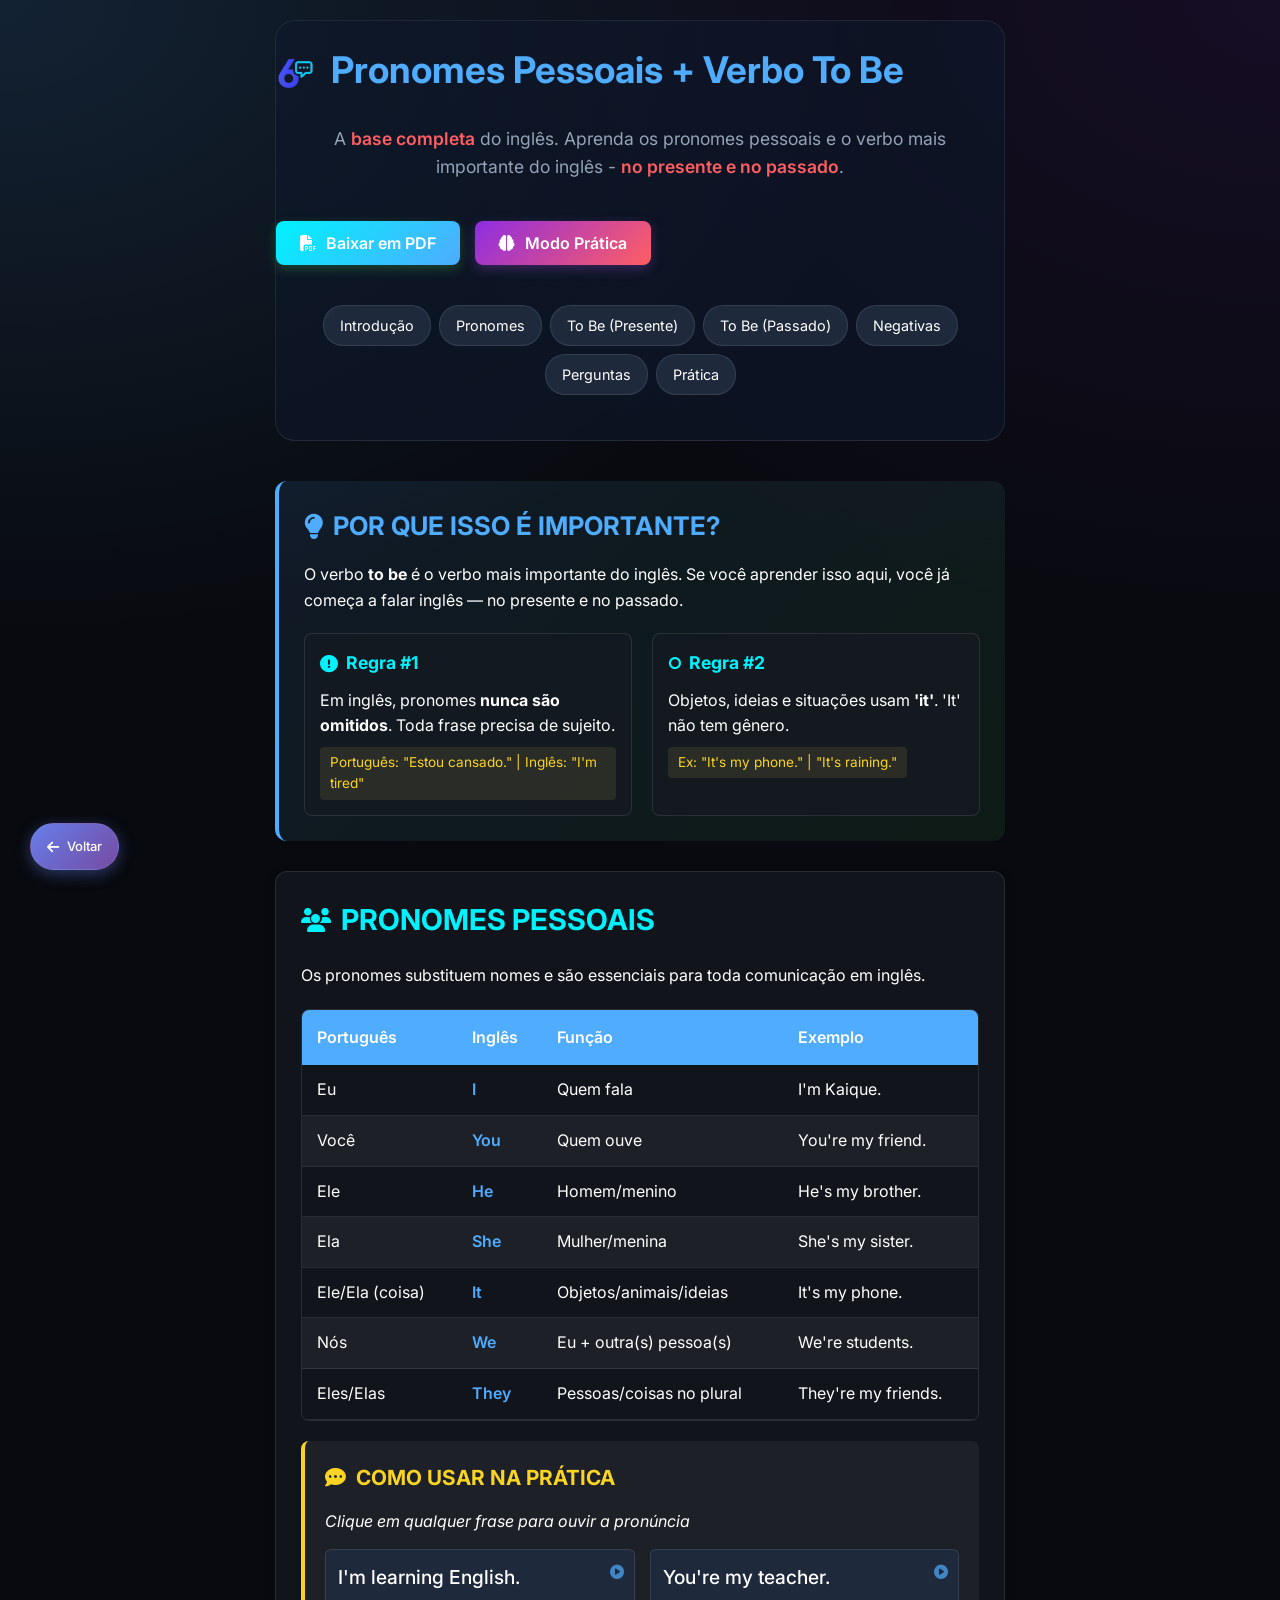
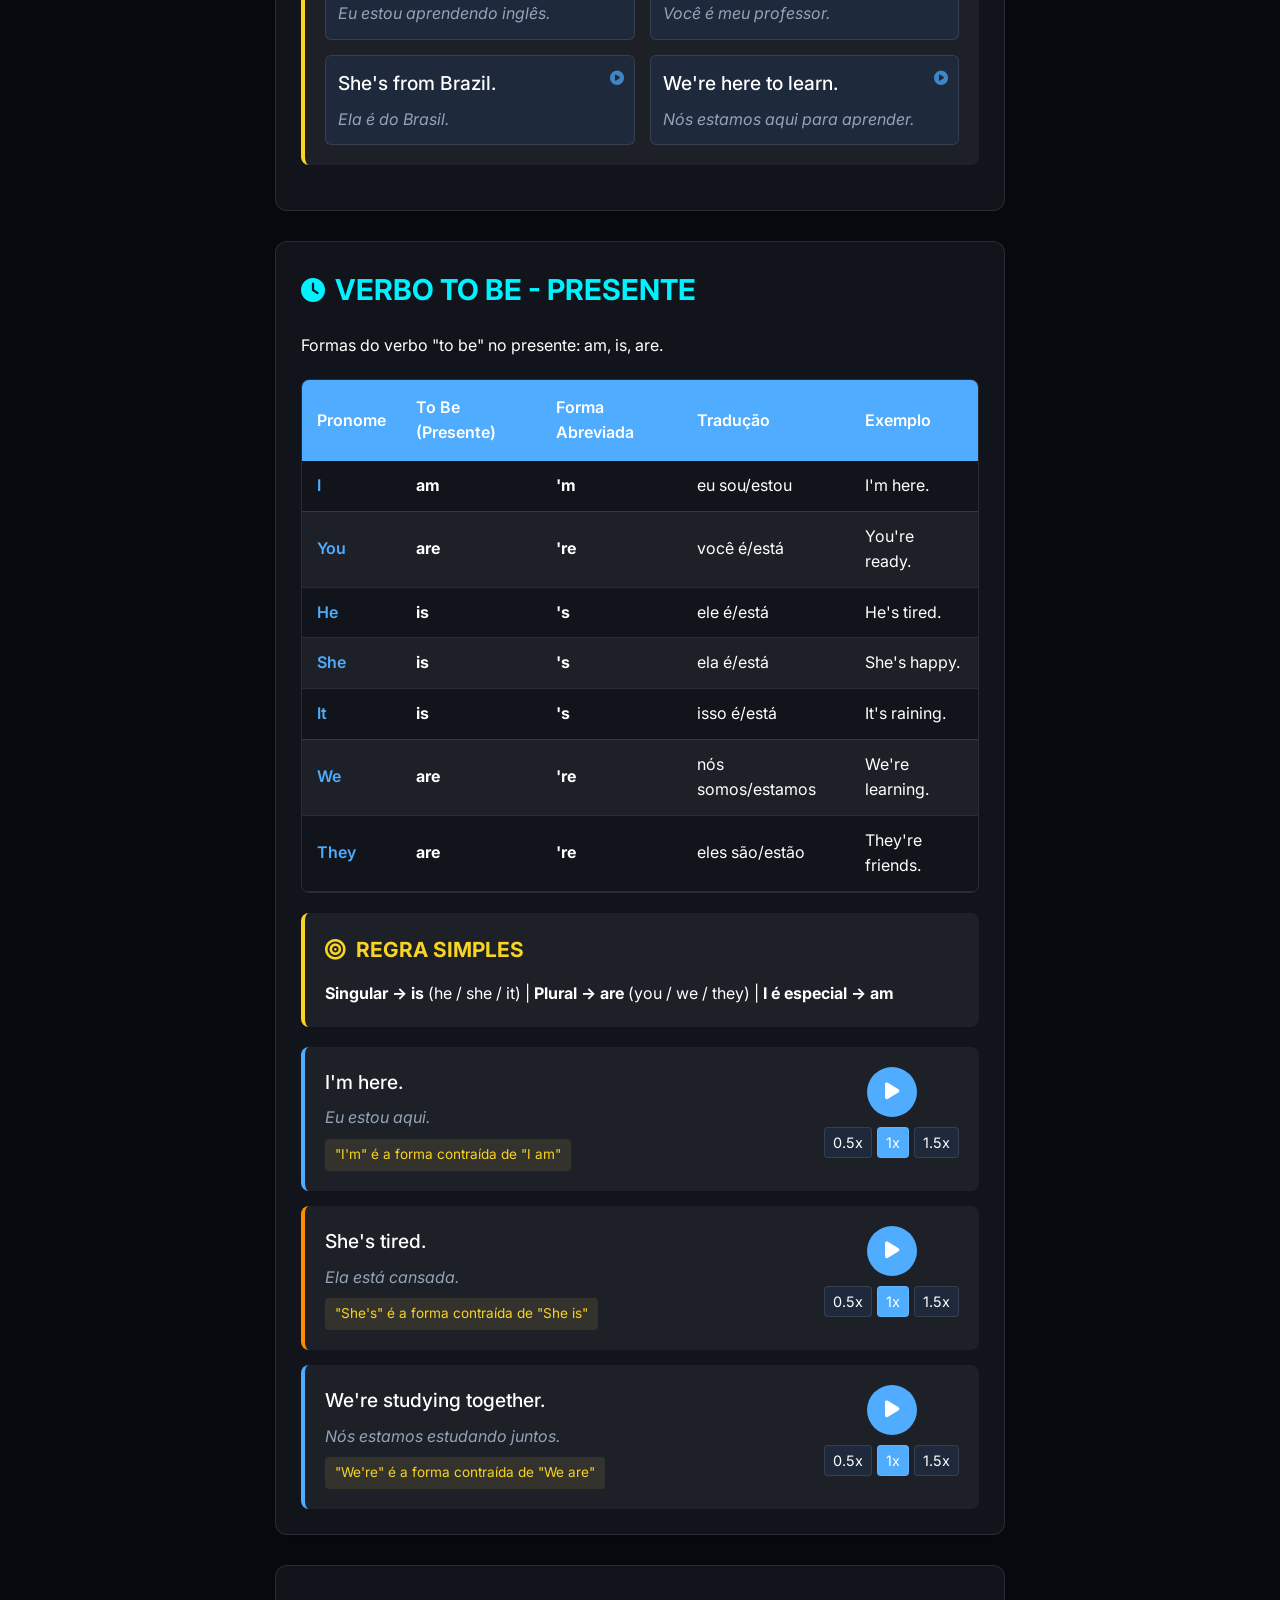
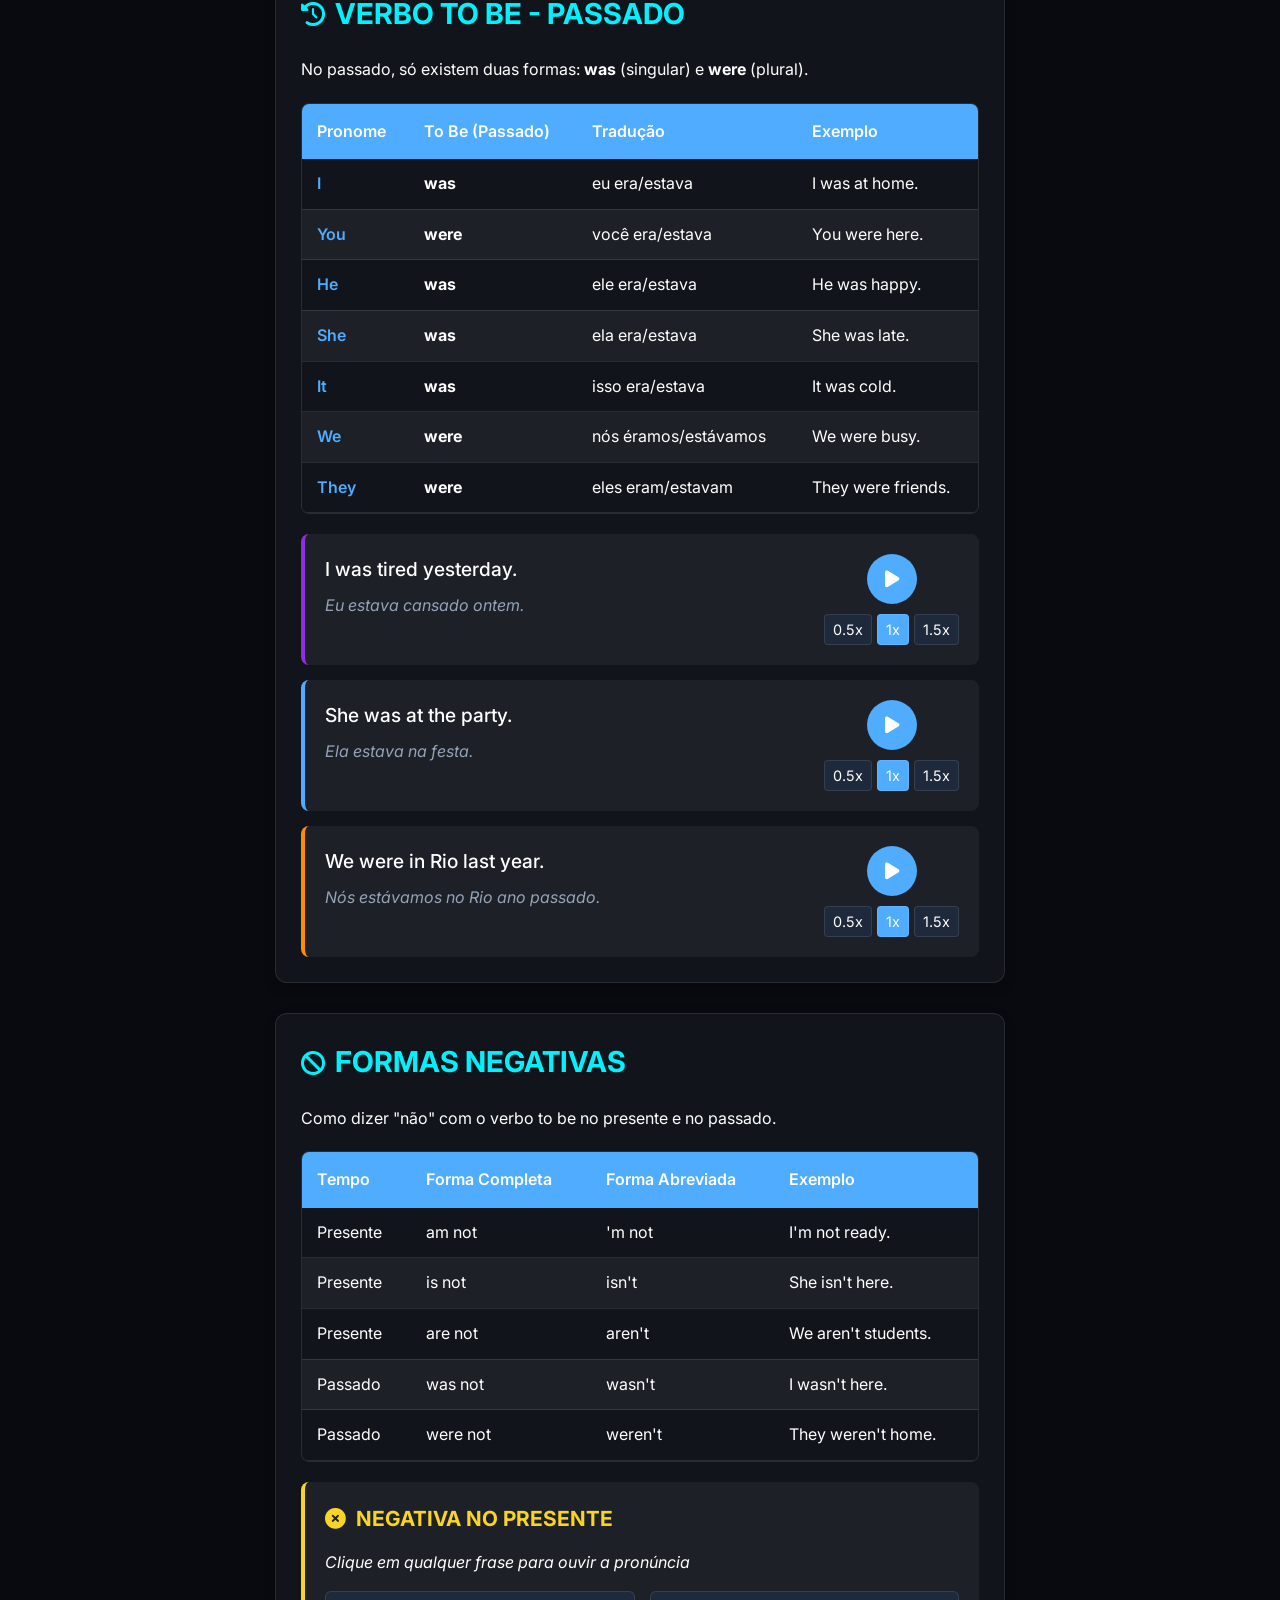
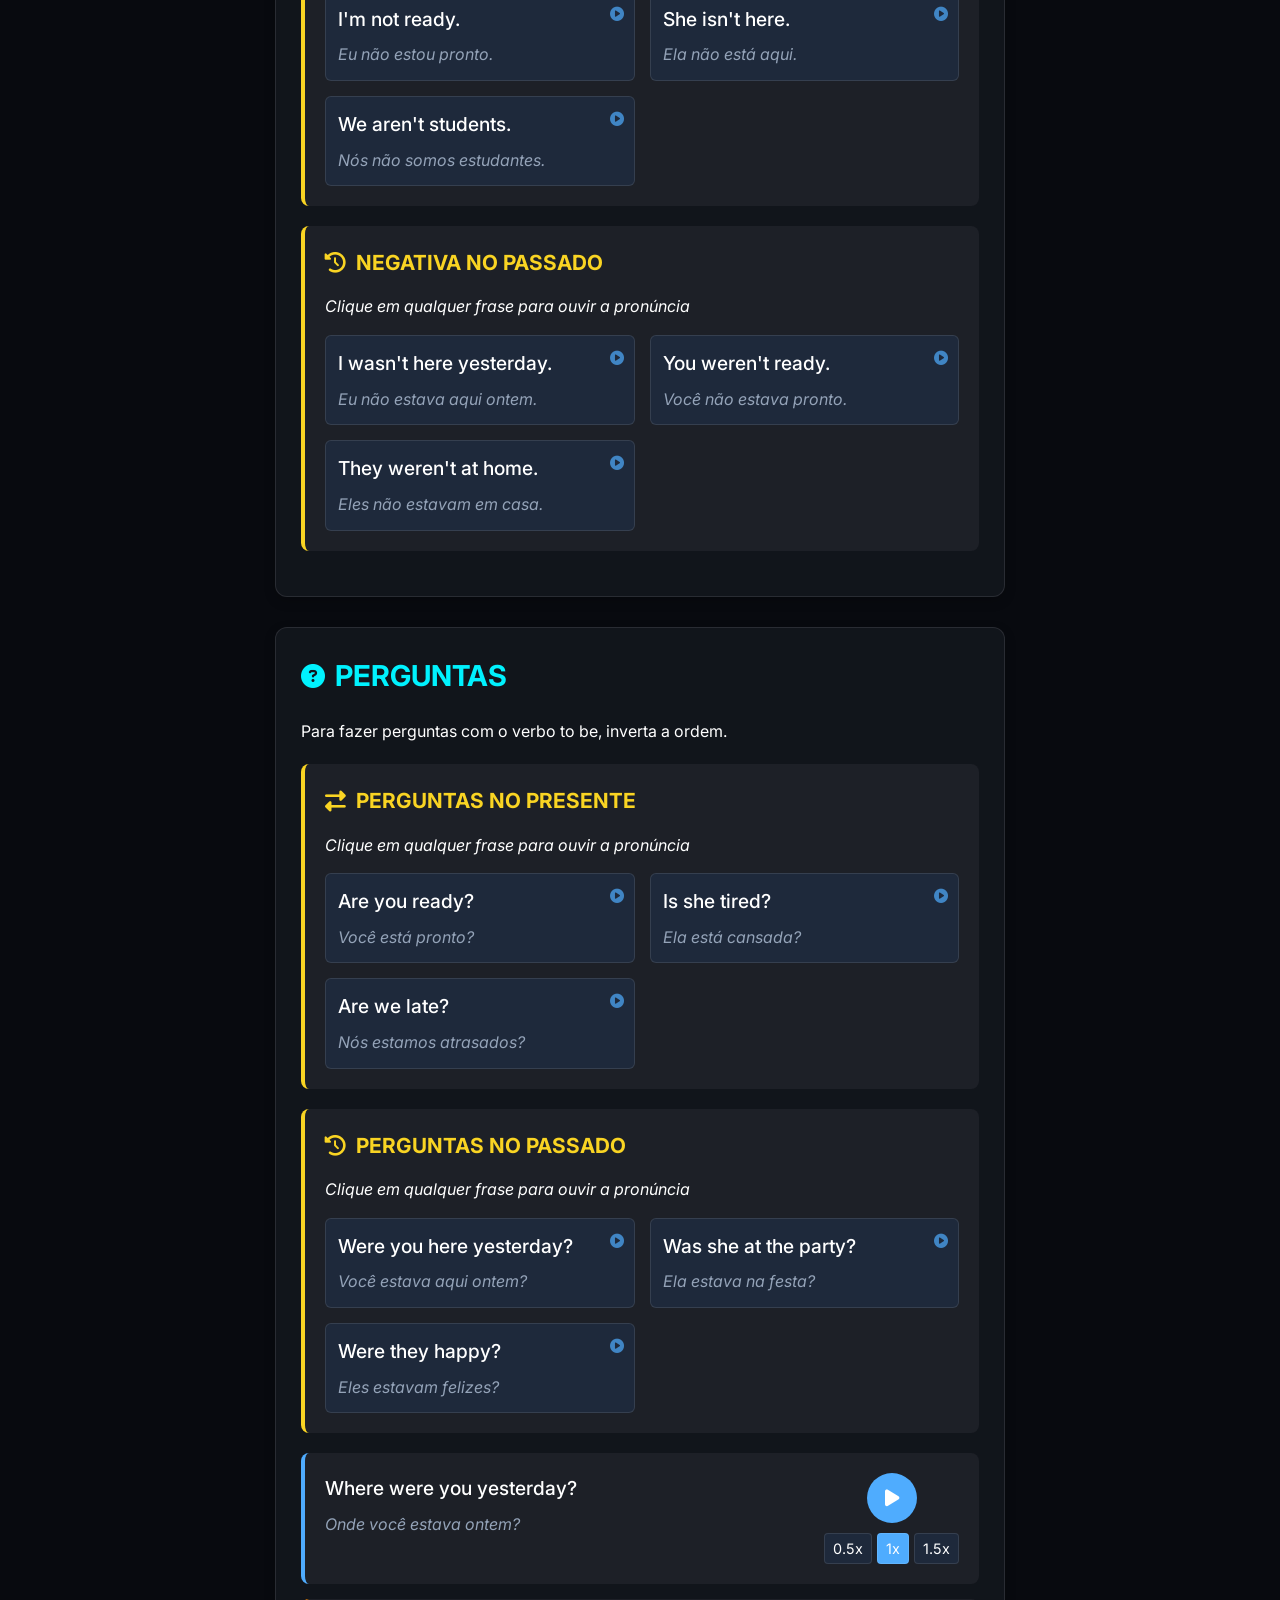
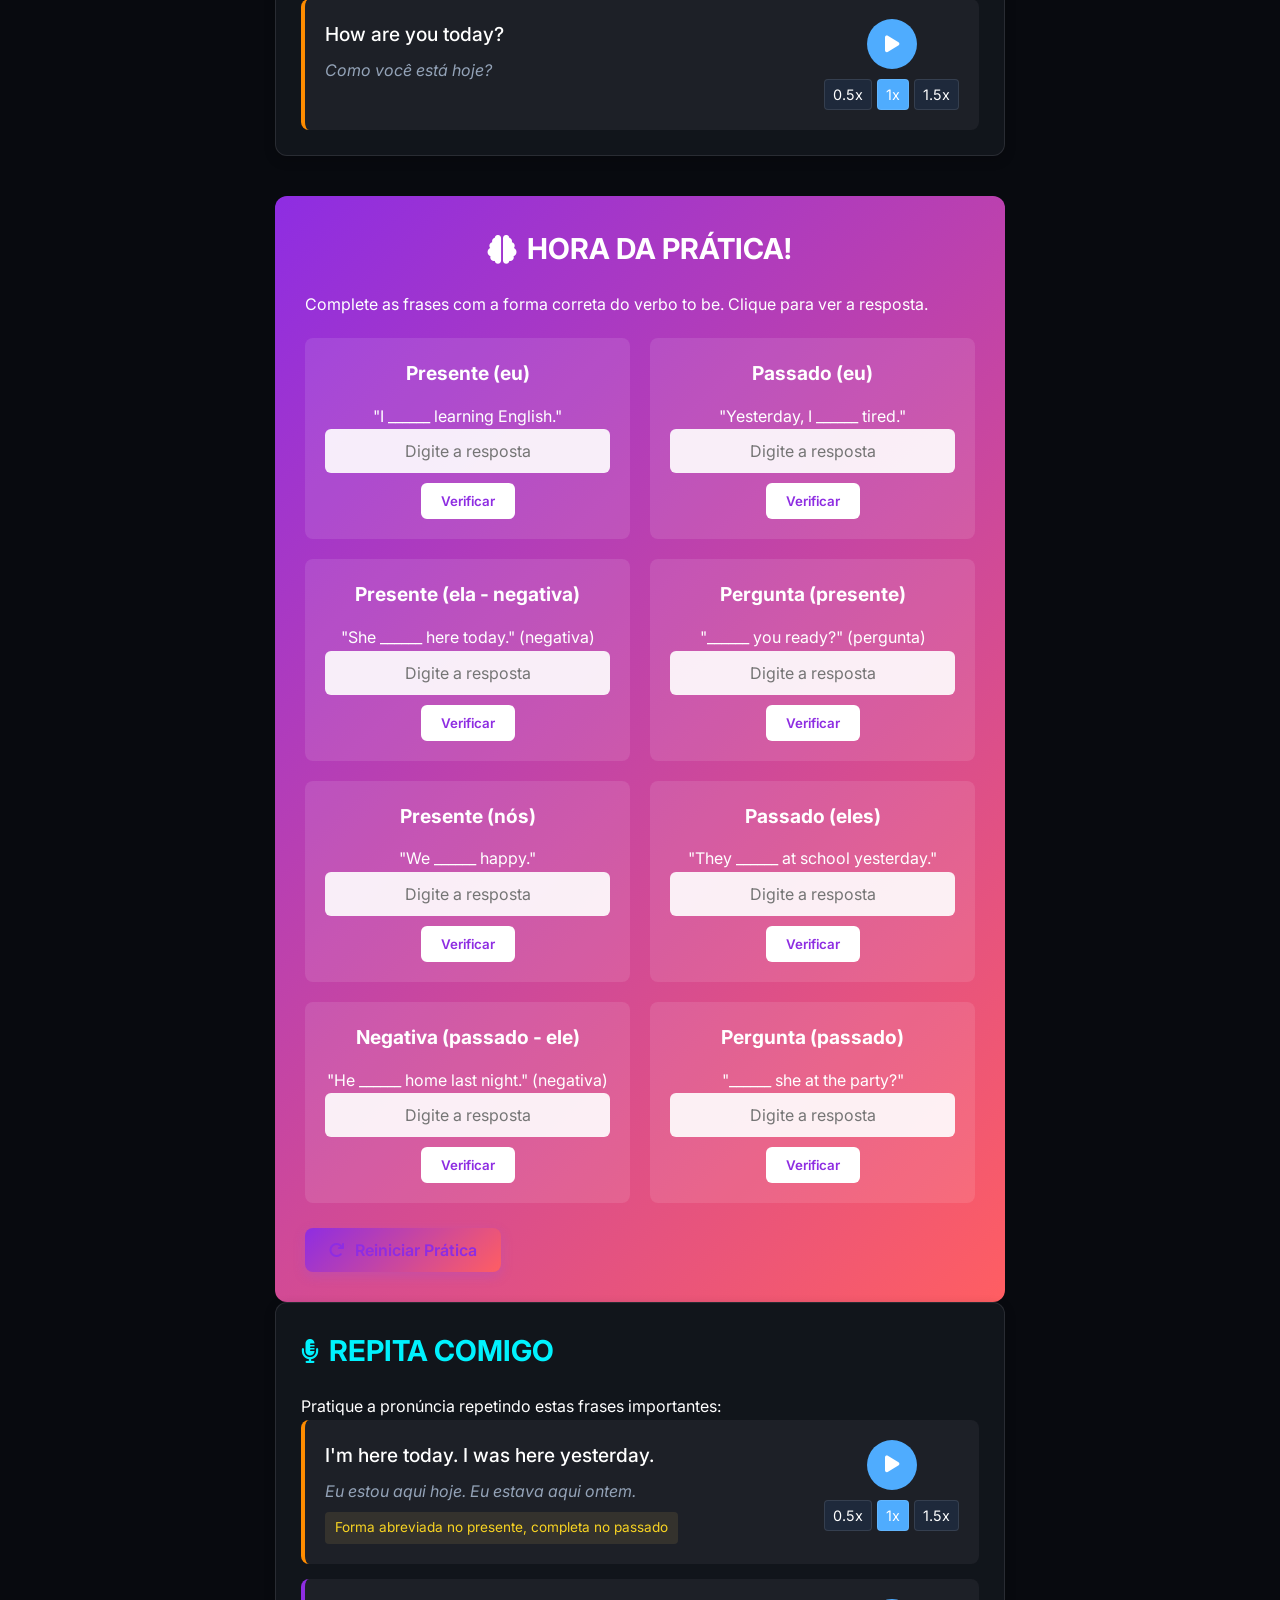
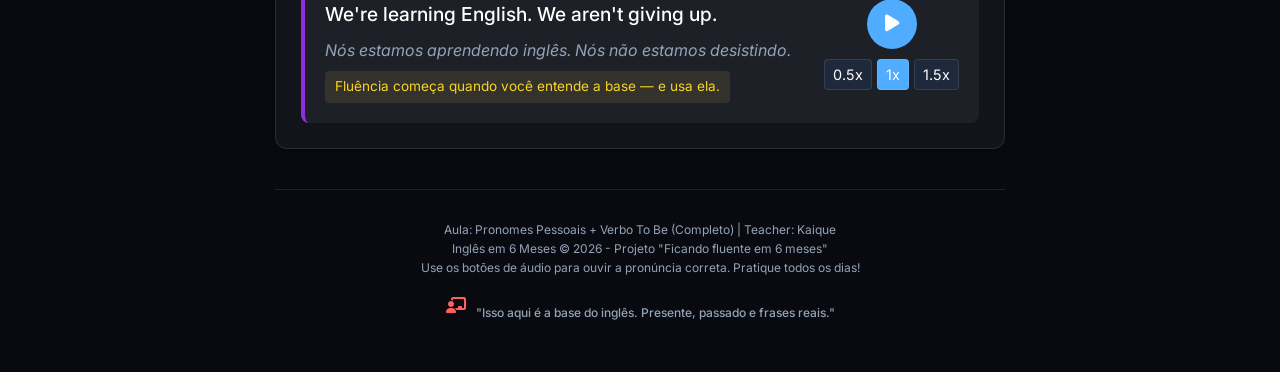
<file: pages/tobe.html>
<!DOCTYPE html>
<html lang="pt-BR">
  <head>
    <meta charset="UTF-8" />
    <meta name="viewport" content="width=device-width, initial-scale=1.0" />
    <title>Aula: Pronomes Pessoais + Verbo To Be | Inglês em 6 Meses</title>
    <link
      rel="stylesheet"
      href="https://cdnjs.cloudflare.com/ajax/libs/font-awesome/6.4.0/css/all.min.css"
    />
    <link
      href="https://fonts.googleapis.com/css2?family=Inter:wght@300;400;500;600;700&display=swap"
      rel="stylesheet"
    />
    <link rel="stylesheet" href="../css/modules/main.css" />
    <link rel="shortcut icon" href="../icons/icon.ico" type="image/x-icon">

    <style>
      /* ===== CONTAINER PRINCIPAL ===== */
      .container {
        width: 100%;
        max-width: 730px;
        margin: 0 auto;
        opacity: 0;
        transform: translateY(20px);
        animation: containerEntrance 0.8s ease-out forwards;
      }

      /* ===== HEADER ===== */
      .header {
        text-align: center;
        margin-bottom: 40px;
        padding: 20px 0;
        border-bottom: 1px solid var(--border-color);
      }

      .header h1 {
        font-size: 2.3rem;
        margin-bottom: 10px;
        color: var(--accent-color);
        font-weight: 700;
        display: flex;
        align-items: center;
        justify-content: center;
        gap: 15px;
      }

      .header p {
        color: var(--text-secondary);
        font-size: 1.1rem;
        max-width: 700px;
        margin: 0 auto;
        line-height: 1.6;
      }

      .highlight {
        color: var(--accent-pink);
        font-weight: 600;
      }

      /* ===== BOTÕES DO HEADER ===== */
      .header-buttons {
        display: flex;
        justify-content: center;
        gap: 15px;
        flex-wrap: wrap;
        margin-top: 25px;
      }

      .download-btn,
      .practice-btn {
        color: white;
        border: none;
        border-radius: 8px;
        padding: 12px 24px;
        font-size: 1rem;
        font-weight: 600;
        cursor: pointer;
        display: flex;
        align-items: center;
        gap: 10px;
        transition: all 0.3s ease;
      }

      .download-btn {
        background: linear-gradient(
          135deg,
          var(--accent-green),
          var(--accent-color)
        );
        box-shadow: 0 4px 12px rgba(63, 185, 80, 0.3);
      }

      .practice-btn {
        background: linear-gradient(
          135deg,
          var(--accent-purple),
          var(--accent-pink)
        );
        box-shadow: 0 4px 12px rgba(155, 81, 224, 0.3);
      }

      .download-btn:hover,
      .practice-btn:hover {
        transform: translateY(-3px);
        box-shadow: 0 6px 18px rgba(63, 185, 80, 0.4);
      }

      .practice-btn:hover {
        box-shadow: 0 6px 18px rgba(155, 81, 224, 0.4);
      }

      /* ===== ÍNDICE DE NAVEGAÇÃO ===== */
      .category-index {
        display: flex;
        flex-wrap: wrap;
        justify-content: center;
        gap: 8px;
        margin: 25px 0;
      }

      .index-item {
        background-color: var(--button-bg);
        color: var(--text-primary);
        border: 1px solid var(--border-color);
        border-radius: 20px;
        padding: 8px 16px;
        font-size: 0.9rem;
        text-decoration: none;
        transition: all 0.2s ease;
      }

      .index-item:hover {
        background-color: var(--accent-color);
        color: white;
        transform: translateY(-2px);
      }

      /* ===== SEÇÃO DE INTRODUÇÃO ===== */
      .intro-section {
        background: linear-gradient(
          135deg,
          rgba(88, 166, 255, 0.1),
          rgba(63, 185, 80, 0.1)
        );
        border-radius: 12px;
        padding: 25px;
        margin-bottom: 30px;
        border-left: 4px solid var(--accent-color);
      }

      .intro-section h2 {
        color: var(--accent-color);
        margin-bottom: 15px;
        font-size: 1.6rem;
        display: flex;
        align-items: center;
        gap: 10px;
      }

      .intro-content {
        display: grid;
        grid-template-columns: 1fr 1fr;
        gap: 20px;
        margin-top: 20px;
      }

      .intro-box {
        background-color: var(--card-bg);
        border-radius: 8px;
        padding: 15px;
        border: 1px solid var(--border-color);
      }

      .intro-box h3 {
        color: var(--accent-green);
        margin-bottom: 10px;
        font-size: 1.1rem;
        display: flex;
        align-items: center;
        gap: 8px;
      }

      /* ===== CATEGORIAS ===== */
      .category {
        background-color: var(--card-bg);
        border-radius: 12px;
        padding: 25px;
        margin-bottom: 30px;
        border: 1px solid var(--border-color);
        box-shadow: 0 4px 12px rgba(0, 0, 0, 0.2);
        transition: transform 0.3s ease;
        scroll-margin-top: 20px;
      }

      .category:hover {
        transform: translateY(-5px);
      }

      .category h2 {
        color: var(--accent-green);
        margin-bottom: 20px;
        font-size: 1.8rem;
        display: flex;
        align-items: center;
        gap: 10px;
      }

      .category h2 i {
        font-size: 1.5rem;
      }

      /* ===== TABELAS ===== */
      .table-container {
        overflow-x: auto;
        margin: 20px 0;
        border-radius: 8px;
        border: 1px solid var(--border-color);
      }

      .pronoun-table {
        width: 100%;
        border-collapse: collapse;
        min-width: 650px;
      }

      .pronoun-table th {
        background-color: var(--accent-color);
        color: white;
        padding: 15px;
        text-align: left;
        font-weight: 600;
      }

      .pronoun-table td {
        padding: 12px 15px;
        border-bottom: 1px solid var(--border-color);
      }

      .pronoun-table tr:nth-child(even) {
        background-color: rgba(255, 255, 255, 0.05);
      }

      .pronoun-table tr:hover {
        background-color: rgba(88, 166, 255, 0.1);
      }

      .pronoun {
        font-weight: 600;
        color: var(--accent-color);
      }

      .contracted-form {
        color: var(--accent-yellow);
        font-size: 0.9rem;
        font-style: italic;
        margin-top: 3px;
      }

      /* ===== SEÇÃO DE EXEMPLOS ===== */
      .examples-section {
        background-color: rgba(255, 255, 255, 0.05);
        border-radius: 8px;
        padding: 20px;
        margin: 20px 0;
        border-left: 4px solid var(--accent-yellow);
      }

      .examples-section h3 {
        color: var(--accent-yellow);
        margin-bottom: 15px;
        font-size: 1.3rem;
        display: flex;
        align-items: center;
        gap: 10px;
      }

      .example-grid {
        display: grid;
        grid-template-columns: 1fr 1fr;
        gap: 15px;
        margin-top: 15px;
      }

      .example-item {
        background-color: var(--button-bg);
        border-radius: 6px;
        padding: 12px;
        border: 1px solid var(--border-color);
        cursor: pointer;
        transition: all 0.2s ease;
        position: relative;
      }

      .example-item:hover {
        background-color: rgba(88, 166, 255, 0.1);
        transform: translateY(-2px);
      }

      .example-item::after {
        content: "\f144";
        font-family: "Font Awesome 6 Free";
        font-weight: 900;
        position: absolute;
        top: 10px;
        right: 10px;
        color: var(--accent-color);
        font-size: 0.9rem;
        opacity: 0.7;
      }

      /* ===== CARTÕES DE FRASES ===== */
      .phrase-card {
        background-color: rgba(255, 255, 255, 0.05);
        border-radius: 8px;
        padding: 20px;
        margin-bottom: 15px;
        border-left: 4px solid var(--accent-color);
        cursor: pointer;
        transition: all 0.2s ease;
      }

      .phrase-card:hover {
        transform: translateY(-2px);
        box-shadow: 0 5px 15px rgba(0, 0, 0, 0.1);
      }

      .phrase-card:nth-child(2n) {
        border-left-color: var(--accent-purple);
      }

      .phrase-card:nth-child(3n) {
        border-left-color: var(--accent-orange);
      }

      .phrase-card:last-child {
        margin-bottom: 0;
      }

      .phrase-content {
        display: flex;
        justify-content: space-between;
        align-items: flex-start;
        gap: 20px;
      }

      .phrase-text {
        flex: 1;
      }

      .phrase-en {
        font-size: 1.2rem;
        font-weight: 500;
        margin-bottom: 8px;
        color: var(--text-primary);
      }

      .phrase-pt {
        font-size: 1rem;
        color: var(--text-secondary);
        font-style: italic;
      }

      .phrase-note {
        font-size: 0.85rem;
        color: var(--accent-yellow);
        margin-top: 8px;
        padding: 5px 10px;
        background-color: rgba(255, 203, 107, 0.1);
        border-radius: 4px;
        display: inline-block;
      }

      /* ===== CONTROLES DE ÁUDIO ===== */
      .audio-controls {
        display: flex;
        flex-direction: column;
        align-items: center;
        gap: 10px;
        min-width: 120px;
      }

      .play-button {
        background-color: var(--accent-color);
        color: white;
        border: none;
        border-radius: 50%;
        width: 50px;
        height: 50px;
        display: flex;
        align-items: center;
        justify-content: center;
        cursor: pointer;
        transition: all 0.3s ease;
        font-size: 1.2rem;
      }

      .play-button:hover {
        background-color: var(--accent-purple);
        transform: scale(1.1);
      }

      .play-button.playing {
        background-color: var(--accent-pink);
        animation: pulse 1.5s infinite;
      }

      .audio-speed {
        display: flex;
        align-items: center;
        gap: 5px;
        color: var(--text-secondary);
        font-size: 0.9rem;
      }

      .speed-control {
        background-color: var(--button-bg);
        border: 1px solid var(--border-color);
        border-radius: 4px;
        padding: 3px 8px;
        color: var(--text-primary);
        cursor: pointer;
        transition: all 0.2s ease;
      }

      .speed-control.active {
        background-color: var(--accent-color);
        color: white;
      }

      .speed-control:hover {
        background-color: var(--button-hover);
      }

      /* ===== SEÇÃO DE PRÁTICA ===== */
      .practice-section {
        background: linear-gradient(
          135deg,
          var(--accent-purple),
          var(--accent-pink)
        );
        border-radius: 12px;
        padding: 30px;
        margin-top: 40px;
        color: white;
      }

      .practice-section h2 {
        color: white;
        margin-bottom: 20px;
        text-align: center;
        font-size: 1.8rem;
        display: flex;
        align-items: center;
        justify-content: center;
        gap: 10px;
      }

      .practice-grid {
        display: grid;
        grid-template-columns: repeat(auto-fit, minmax(250px, 1fr));
        gap: 20px;
        margin-top: 20px;
      }

      .practice-card {
        background-color: rgba(255, 255, 255, 0.1);
        border-radius: 8px;
        padding: 20px;
        text-align: center;
      }

      .practice-card h3 {
        margin-bottom: 15px;
        font-size: 1.2rem;
      }

      .practice-input {
        width: 100%;
        padding: 12px;
        background-color: rgba(255, 255, 255, 0.9);
        border: none;
        border-radius: 6px;
        font-size: 1rem;
        text-align: center;
        margin-bottom: 10px;
      }

      .practice-btn-small {
        background-color: white;
        color: var(--accent-purple);
        border: none;
        border-radius: 6px;
        padding: 10px 20px;
        font-weight: 600;
        cursor: pointer;
        transition: all 0.3s ease;
      }

      .practice-btn-small:hover {
        background-color: var(--accent-color);
        color: white;
      }

      /* ===== FOOTER ===== */
      .footer {
        text-align: center;
        font-size: 12px;
        color: var(--text-secondary);
        padding: 30px 20px;
        margin-top: 40px;
        border-top: 1px solid var(--border-color);
      }

      .teacher-info {
        display: flex;
        align-items: center;
        justify-content: center;
        gap: 10px;
        margin-top: 10px;
        font-size: 1rem;
      }

      .teacher-info i {
        color: var(--accent-pink);
      }

      /* ===== BOTÃO VOLTAR ===== */
      .back-button {
        position: fixed;
        bottom: 30px;
        left: 30px;
        display: flex;
        align-items: center;
        gap: 8px;
        padding: 12px 16px;
        background: linear-gradient(135deg, #667eea 0%, #764ba2 100%);
        color: white;
        text-decoration: none;
        border-radius: 50px;
        box-shadow: 0 4px 15px rgba(102, 126, 234, 0.4);
        font-weight: 500;
        transition: all 0.3s ease;
        z-index: 100;
      }

      .back-button:hover {
        transform: translateY(-3px);
        box-shadow: 0 6px 20px rgba(102, 126, 234, 0.6);
      }

      /* ===== ANIMAÇÕES ===== */
      @keyframes containerEntrance {
        to {
          opacity: 1;
          transform: translateY(0);
        }
      }

      @keyframes pulse {
        0% {
          box-shadow: 0 0 0 0 rgba(255, 107, 129, 0.7);
        }
        70% {
          box-shadow: 0 0 0 10px rgba(255, 107, 129, 0);
        }
        100% {
          box-shadow: 0 0 0 0 rgba(255, 107, 129, 0);
        }
      }

      /* ===== RESPONSIVIDADE ===== */
      @media (max-width: 768px) {
        .container {
          padding: 0 10px;
        }

        .header h1 {
          font-size: 1.8rem;
        }

        .intro-content {
          grid-template-columns: 1fr;
        }

        .example-grid {
          grid-template-columns: 1fr;
        }

        .phrase-content {
          flex-direction: column;
          gap: 15px;
        }

        .audio-controls {
          flex-direction: row;
          justify-content: flex-start;
          width: 100%;
        }

        .back-button {
          bottom: 20px;
          left: 20px;
          padding: 10px 14px;
        }

        .header-buttons {
          flex-direction: column;
          align-items: center;
        }

        .download-btn,
        .practice-btn {
          width: 100%;
          max-width: 300px;
          justify-content: center;
        }

        .pronoun-table {
          min-width: 100%;
          font-size: 0.9rem;
        }

        .pronoun-table th,
        .pronoun-table td {
          padding: 10px;
        }
      }

      @media (max-width: 480px) {
        .header h1 {
          font-size: 1.6rem;
        }

        .category h2 {
          font-size: 1.5rem;
        }

        .phrase-en {
          font-size: 1.1rem;
        }

        .practice-section {
          padding: 20px;
        }
      }
    </style>
  </head>
  <body>
    <div class="container">
      <header class="header">
        <h1><img src="../icons/icon.ico" width="40" alt=""> Pronomes Pessoais + Verbo To Be</h1>
        <p>
          A <span class="highlight">base completa</span> do inglês. Aprenda os
          pronomes pessoais e o verbo mais importante do inglês -
          <span class="highlight">no presente e no passado</span>.
        </p>

        <div class="header-buttons">
          <button class="download-btn" id="downloadPDF">
            <i class="fas fa-file-pdf"></i> Baixar em PDF
          </button>
          <button class="practice-btn" id="practiceMode">
            <i class="fas fa-brain"></i> Modo Prática
          </button>
        </div>

        <!-- Índice de navegação -->
        <div class="category-index">
          <a href="#introSection" class="index-item">Introdução</a>
          <a href="#pronounsSection" class="index-item">Pronomes</a>
          <a href="#presentSection" class="index-item">To Be (Presente)</a>
          <a href="#pastSection" class="index-item">To Be (Passado)</a>
          <a href="#negativeSection" class="index-item">Negativas</a>
          <a href="#questionsSection" class="index-item">Perguntas</a>
          <a href="#practiceSection" class="index-item">Prática</a>
        </div>
      </header>

      <!-- Seção de Introdução -->
      <section class="intro-section" id="introSection">
        <h2><i class="fas fa-lightbulb"></i> POR QUE ISSO É IMPORTANTE?</h2>
        <p>
          O verbo <strong>to be</strong> é o verbo mais importante do inglês. Se
          você aprender isso aqui, você já começa a falar inglês — no presente e
          no passado.
        </p>

        <div class="intro-content">
          <div class="intro-box">
            <h3><i class="fas fa-exclamation-circle"></i> Regra #1</h3>
            <p>
              Em inglês, pronomes <strong>nunca são omitidos</strong>. Toda
              frase precisa de sujeito.
            </p>
            <div class="phrase-note">
              Português: "Estou cansado." | Inglês: "I'm tired"
            </div>
          </div>
          <div class="intro-box">
            <h3><i class="fas fa-genderless"></i> Regra #2</h3>
            <p>
              Objetos, ideias e situações usam <strong>'it'</strong>. 'It' não
              tem gênero.
            </p>
            <div class="phrase-note">
              Ex: "It's my phone." | "It's raining."
            </div>
          </div>
        </div>
      </section>

      <!-- Seção: Pronomes Pessoais -->
      <section class="category" id="pronounsSection">
        <h2><i class="fas fa-users"></i> PRONOMES PESSOAIS</h2>
        <p>
          Os pronomes substituem nomes e são essenciais para toda comunicação em
          inglês.
        </p>

        <div class="table-container">
          <table class="pronoun-table">
            <thead>
              <tr>
                <th>Português</th>
                <th>Inglês</th>
                <th>Função</th>
                <th>Exemplo</th>
              </tr>
            </thead>
            <tbody>
              <tr>
                <td>Eu</td>
                <td class="pronoun">I</td>

                <td>Quem fala</td>
                <td>I'm Kaique.</td>
              </tr>
              <tr>
                <td>Você</td>
                <td class="pronoun">You</td>

                <td>Quem ouve</td>
                <td>You're my friend.</td>
              </tr>
              <tr>
                <td>Ele</td>
                <td class="pronoun">He</td>

                <td>Homem/menino</td>
                <td>He's my brother.</td>
              </tr>
              <tr>
                <td>Ela</td>
                <td class="pronoun">She</td>

                <td>Mulher/menina</td>
                <td>She's my sister.</td>
              </tr>
              <tr>
                <td>Ele/Ela (coisa)</td>
                <td class="pronoun">It</td>

                <td>Objetos/animais/ideias</td>
                <td>It's my phone.</td>
              </tr>
              <tr>
                <td>Nós</td>
                <td class="pronoun">We</td>

                <td>Eu + outra(s) pessoa(s)</td>
                <td>We're students.</td>
              </tr>
              <tr>
                <td>Eles/Elas</td>
                <td class="pronoun">They</td>

                <td>Pessoas/coisas no plural</td>
                <td>They're my friends.</td>
              </tr>
            </tbody>
          </table>
        </div>

        <div class="examples-section">
          <h3><i class="fas fa-comment-dots"></i> COMO USAR NA PRÁTICA</h3>
          <p><em>Clique em qualquer frase para ouvir a pronúncia</em></p>
          <div class="example-grid">
            <div class="example-item" data-text="I'm learning English.">
              <div class="phrase-en">I'm learning English.</div>
              <div class="phrase-pt">Eu estou aprendendo inglês.</div>
            </div>
            <div class="example-item" data-text="You're my teacher.">
              <div class="phrase-en">You're my teacher.</div>
              <div class="phrase-pt">Você é meu professor.</div>
            </div>
            <div class="example-item" data-text="She's from Brazil.">
              <div class="phrase-en">She's from Brazil.</div>
              <div class="phrase-pt">Ela é do Brasil.</div>
            </div>
            <div class="example-item" data-text="We're here to learn.">
              <div class="phrase-en">We're here to learn.</div>
              <div class="phrase-pt">Nós estamos aqui para aprender.</div>
            </div>
          </div>
        </div>
      </section>

      <!-- Seção: To Be - Presente -->
      <section class="category" id="presentSection">
        <h2><i class="fas fa-clock"></i> VERBO TO BE - PRESENTE</h2>
        <p>Formas do verbo "to be" no presente: am, is, are.</p>

        <div class="table-container">
          <table class="pronoun-table">
            <thead>
              <tr>
                <th>Pronome</th>
                <th>To Be (Presente)</th>
                <th>Forma Abreviada</th>
                <th>Tradução</th>
                <th>Exemplo</th>
              </tr>
            </thead>
            <tbody>
              <tr>
                <td class="pronoun">I</td>
                <td><strong>am</strong></td>
                <td><strong>'m</strong></td>
                <td>eu sou/estou</td>
                <td>I'm here.</td>
              </tr>
              <tr>
                <td class="pronoun">You</td>
                <td><strong>are</strong></td>
                <td><strong>'re</strong></td>
                <td>você é/está</td>
                <td>You're ready.</td>
              </tr>
              <tr>
                <td class="pronoun">He</td>
                <td><strong>is</strong></td>
                <td><strong>'s</strong></td>
                <td>ele é/está</td>
                <td>He's tired.</td>
              </tr>
              <tr>
                <td class="pronoun">She</td>
                <td><strong>is</strong></td>
                <td><strong>'s</strong></td>
                <td>ela é/está</td>
                <td>She's happy.</td>
              </tr>
              <tr>
                <td class="pronoun">It</td>
                <td><strong>is</strong></td>
                <td><strong>'s</strong></td>
                <td>isso é/está</td>
                <td>It's raining.</td>
              </tr>
              <tr>
                <td class="pronoun">We</td>
                <td><strong>are</strong></td>
                <td><strong>'re</strong></td>
                <td>nós somos/estamos</td>
                <td>We're learning.</td>
              </tr>
              <tr>
                <td class="pronoun">They</td>
                <td><strong>are</strong></td>
                <td><strong>'re</strong></td>
                <td>eles são/estão</td>
                <td>They're friends.</td>
              </tr>
            </tbody>
          </table>
        </div>

        <div class="examples-section">
          <h3><i class="fas fa-bullseye"></i> REGRA SIMPLES</h3>
          <p>
            <strong>Singular → is</strong> (he / she / it) |
            <strong>Plural → are</strong> (you / we / they) |
            <strong>I é especial → am</strong>
          </p>
        </div>

        <div class="phrase-card" data-text="I'm here.">
          <div class="phrase-content">
            <div class="phrase-text">
              <div class="phrase-en">I'm here.</div>
              <div class="phrase-pt">Eu estou aqui.</div>
              <div class="phrase-note">"I'm" é a forma contraída de "I am"</div>
            </div>
            <div class="audio-controls">
              <button class="play-button">
                <i class="fas fa-play"></i>
              </button>
              <div class="audio-speed">
                <span class="speed-control" data-speed="0.5">0.5x</span>
                <span class="speed-control active" data-speed="1">1x</span>
                <span class="speed-control" data-speed="1.5">1.5x</span>
              </div>
            </div>
          </div>
        </div>

        <div class="phrase-card" data-text="She's tired.">
          <div class="phrase-content">
            <div class="phrase-text">
              <div class="phrase-en">She's tired.</div>
              <div class="phrase-pt">Ela está cansada.</div>
              <div class="phrase-note">
                "She's" é a forma contraída de "She is"
              </div>
            </div>
            <div class="audio-controls">
              <button class="play-button">
                <i class="fas fa-play"></i>
              </button>
              <div class="audio-speed">
                <span class="speed-control" data-speed="0.5">0.5x</span>
                <span class="speed-control active" data-speed="1">1x</span>
                <span class="speed-control" data-speed="1.5">1.5x</span>
              </div>
            </div>
          </div>
        </div>

        <div class="phrase-card" data-text="We're studying together.">
          <div class="phrase-content">
            <div class="phrase-text">
              <div class="phrase-en">We're studying together.</div>
              <div class="phrase-pt">Nós estamos estudando juntos.</div>
              <div class="phrase-note">
                "We're" é a forma contraída de "We are"
              </div>
            </div>
            <div class="audio-controls">
              <button class="play-button">
                <i class="fas fa-play"></i>
              </button>
              <div class="audio-speed">
                <span class="speed-control" data-speed="0.5">0.5x</span>
                <span class="speed-control active" data-speed="1">1x</span>
                <span class="speed-control" data-speed="1.5">1.5x</span>
              </div>
            </div>
          </div>
        </div>
      </section>

      <!-- Seção: To Be - Passado -->
      <section class="category" id="pastSection">
        <h2><i class="fas fa-history"></i> VERBO TO BE - PASSADO</h2>
        <p>
          No passado, só existem duas formas: <strong>was</strong> (singular) e
          <strong>were</strong> (plural).
        </p>

        <div class="table-container">
          <table class="pronoun-table">
            <thead>
              <tr>
                <th>Pronome</th>
                <th>To Be (Passado)</th>
                <th>Tradução</th>
                <th>Exemplo</th>
              </tr>
            </thead>
            <tbody>
              <tr>
                <td class="pronoun">I</td>
                <td><strong>was</strong></td>

                <td>eu era/estava</td>
                <td>I was at home.</td>
              </tr>
              <tr>
                <td class="pronoun">You</td>
                <td><strong>were</strong></td>

                <td>você era/estava</td>
                <td>You were here.</td>
              </tr>
              <tr>
                <td class="pronoun">He</td>
                <td><strong>was</strong></td>

                <td>ele era/estava</td>
                <td>He was happy.</td>
              </tr>
              <tr>
                <td class="pronoun">She</td>
                <td><strong>was</strong></td>

                <td>ela era/estava</td>
                <td>She was late.</td>
              </tr>
              <tr>
                <td class="pronoun">It</td>
                <td><strong>was</strong></td>

                <td>isso era/estava</td>
                <td>It was cold.</td>
              </tr>
              <tr>
                <td class="pronoun">We</td>
                <td><strong>were</strong></td>

                <td>nós éramos/estávamos</td>
                <td>We were busy.</td>
              </tr>
              <tr>
                <td class="pronoun">They</td>
                <td><strong>were</strong></td>

                <td>eles eram/estavam</td>
                <td>They were friends.</td>
              </tr>
            </tbody>
          </table>
        </div>

        <div class="phrase-card" data-text="I was tired yesterday.">
          <div class="phrase-content">
            <div class="phrase-text">
              <div class="phrase-en">I was tired yesterday.</div>
              <div class="phrase-pt">Eu estava cansado ontem.</div>
            </div>
            <div class="audio-controls">
              <button class="play-button">
                <i class="fas fa-play"></i>
              </button>
              <div class="audio-speed">
                <span class="speed-control" data-speed="0.5">0.5x</span>
                <span class="speed-control active" data-speed="1">1x</span>
                <span class="speed-control" data-speed="1.5">1.5x</span>
              </div>
            </div>
          </div>
        </div>

        <div class="phrase-card" data-text="She was at the party.">
          <div class="phrase-content">
            <div class="phrase-text">
              <div class="phrase-en">She was at the party.</div>
              <div class="phrase-pt">Ela estava na festa.</div>
            </div>
            <div class="audio-controls">
              <button class="play-button">
                <i class="fas fa-play"></i>
              </button>
              <div class="audio-speed">
                <span class="speed-control" data-speed="0.5">0.5x</span>
                <span class="speed-control active" data-speed="1">1x</span>
                <span class="speed-control" data-speed="1.5">1.5x</span>
              </div>
            </div>
          </div>
        </div>

        <div class="phrase-card" data-text="We were in Rio last year.">
          <div class="phrase-content">
            <div class="phrase-text">
              <div class="phrase-en">We were in Rio last year.</div>
              <div class="phrase-pt">Nós estávamos no Rio ano passado.</div>
            </div>
            <div class="audio-controls">
              <button class="play-button">
                <i class="fas fa-play"></i>
              </button>
              <div class="audio-speed">
                <span class="speed-control" data-speed="0.5">0.5x</span>
                <span class="speed-control active" data-speed="1">1x</span>
                <span class="speed-control" data-speed="1.5">1.5x</span>
              </div>
            </div>
          </div>
        </div>
      </section>

      <!-- Seção: Formas Negativas -->
      <section class="category" id="negativeSection">
        <h2><i class="fas fa-ban"></i> FORMAS NEGATIVAS</h2>
        <p>Como dizer "não" com o verbo to be no presente e no passado.</p>

        <div class="table-container">
          <table class="pronoun-table">
            <thead>
              <tr>
                <th>Tempo</th>
                <th>Forma Completa</th>
                <th>Forma Abreviada</th>
                <th>Exemplo</th>
              </tr>
            </thead>
            <tbody>
              <tr>
                <td>Presente</td>
                <td>am not</td>
                <td>'m not</td>
                <td>I'm not ready.</td>
              </tr>
              <tr>
                <td>Presente</td>
                <td>is not</td>
                <td>isn't</td>
                <td>She isn't here.</td>
              </tr>
              <tr>
                <td>Presente</td>
                <td>are not</td>
                <td>aren't</td>
                <td>We aren't students.</td>
              </tr>
              <tr>
                <td>Passado</td>
                <td>was not</td>
                <td>wasn't</td>
                <td>I wasn't here.</td>
              </tr>
              <tr>
                <td>Passado</td>
                <td>were not</td>
                <td>weren't</td>
                <td>They weren't home.</td>
              </tr>
            </tbody>
          </table>
        </div>

        <div class="examples-section">
          <h3><i class="fas fa-times-circle"></i> NEGATIVA NO PRESENTE</h3>
          <p><em>Clique em qualquer frase para ouvir a pronúncia</em></p>
          <div class="example-grid">
            <div class="example-item" data-text="I'm not ready.">
              <div class="phrase-en">I'm not ready.</div>
              <div class="phrase-pt">Eu não estou pronto.</div>
            </div>
            <div class="example-item" data-text="She isn't here.">
              <div class="phrase-en">She isn't here.</div>
              <div class="phrase-pt">Ela não está aqui.</div>
            </div>
            <div class="example-item" data-text="We aren't students.">
              <div class="phrase-en">We aren't students.</div>
              <div class="phrase-pt">Nós não somos estudantes.</div>
            </div>
          </div>
        </div>

        <div class="examples-section">
          <h3><i class="fas fa-history"></i> NEGATIVA NO PASSADO</h3>
          <p><em>Clique em qualquer frase para ouvir a pronúncia</em></p>
          <div class="example-grid">
            <div class="example-item" data-text="I wasn't here yesterday.">
              <div class="phrase-en">I wasn't here yesterday.</div>
              <div class="phrase-pt">Eu não estava aqui ontem.</div>
            </div>
            <div class="example-item" data-text="You weren't ready.">
              <div class="phrase-en">You weren't ready.</div>
              <div class="phrase-pt">Você não estava pronto.</div>
            </div>
            <div class="example-item" data-text="They weren't at home.">
              <div class="phrase-en">They weren't at home.</div>
              <div class="phrase-pt">Eles não estavam em casa.</div>
            </div>
          </div>
        </div>
      </section>

      <!-- Seção: Perguntas -->
      <section class="category" id="questionsSection">
        <h2><i class="fas fa-question-circle"></i> PERGUNTAS</h2>
        <p>Para fazer perguntas com o verbo to be, inverta a ordem.</p>

        <div class="examples-section">
          <h3><i class="fas fa-exchange-alt"></i> PERGUNTAS NO PRESENTE</h3>
          <p><em>Clique em qualquer frase para ouvir a pronúncia</em></p>
          <div class="example-grid">
            <div class="example-item" data-text="Are you ready?">
              <div class="phrase-en">Are you ready?</div>
              <div class="phrase-pt">Você está pronto?</div>
            </div>
            <div class="example-item" data-text="Is she tired?">
              <div class="phrase-en">Is she tired?</div>
              <div class="phrase-pt">Ela está cansada?</div>
            </div>
            <div class="example-item" data-text="Are we late?">
              <div class="phrase-en">Are we late?</div>
              <div class="phrase-pt">Nós estamos atrasados?</div>
            </div>
          </div>
        </div>

        <div class="examples-section">
          <h3><i class="fas fa-history"></i> PERGUNTAS NO PASSADO</h3>
          <p><em>Clique em qualquer frase para ouvir a pronúncia</em></p>
          <div class="example-grid">
            <div class="example-item" data-text="Were you here yesterday?">
              <div class="phrase-en">Were you here yesterday?</div>
              <div class="phrase-pt">Você estava aqui ontem?</div>
            </div>
            <div class="example-item" data-text="Was she at the party?">
              <div class="phrase-en">Was she at the party?</div>
              <div class="phrase-pt">Ela estava na festa?</div>
            </div>
            <div class="example-item" data-text="Were they happy?">
              <div class="phrase-en">Were they happy?</div>
              <div class="phrase-pt">Eles estavam felizes?</div>
            </div>
          </div>
        </div>

        <div class="phrase-card" data-text="Where were you yesterday?">
          <div class="phrase-content">
            <div class="phrase-text">
              <div class="phrase-en">Where were you yesterday?</div>
              <div class="phrase-pt">Onde você estava ontem?</div>
            </div>
            <div class="audio-controls">
              <button class="play-button">
                <i class="fas fa-play"></i>
              </button>
              <div class="audio-speed">
                <span class="speed-control" data-speed="0.5">0.5x</span>
                <span class="speed-control active" data-speed="1">1x</span>
                <span class="speed-control" data-speed="1.5">1.5x</span>
              </div>
            </div>
          </div>
        </div>

        <div class="phrase-card" data-text="How are you today?">
          <div class="phrase-content">
            <div class="phrase-text">
              <div class="phrase-en">How are you today?</div>
              <div class="phrase-pt">Como você está hoje?</div>
            </div>
            <div class="audio-controls">
              <button class="play-button">
                <i class="fas fa-play"></i>
              </button>
              <div class="audio-speed">
                <span class="speed-control" data-speed="0.5">0.5x</span>
                <span class="speed-control active" data-speed="1">1x</span>
                <span class="speed-control" data-speed="1.5">1.5x</span>
              </div>
            </div>
          </div>
        </div>
      </section>

      <!-- Seção de Prática -->
      <section class="practice-section" id="practiceSection">
        <h2><i class="fas fa-brain"></i> HORA DA PRÁTICA!</h2>
        <p>
          Complete as frases com a forma correta do verbo to be. Clique para ver
          a resposta.
        </p>

        <div class="practice-grid">
          <div class="practice-card">
            <h3>Presente (eu)</h3>
            <p>"I ______ learning English."</p>
            <input
              type="text"
              class="practice-input"
              placeholder="Digite a resposta"
              id="practice1"
            />
            <button class="practice-btn-small" onclick="checkAnswer(1, 'am')">
              Verificar
            </button>
            <div
              class="answer"
              id="answer1"
              style="display: none; margin-top: 10px; color: #4ade80"
            >
              ✅ Correto: "I am learning English." (ou "I'm learning English.")
            </div>
          </div>

          <div class="practice-card">
            <h3>Passado (eu)</h3>
            <p>"Yesterday, I ______ tired."</p>
            <input
              type="text"
              class="practice-input"
              placeholder="Digite a resposta"
              id="practice2"
            />
            <button class="practice-btn-small" onclick="checkAnswer(2, 'was')">
              Verificar
            </button>
            <div
              class="answer"
              id="answer2"
              style="display: none; margin-top: 10px; color: #4ade80"
            >
              ✅ Correto: "Yesterday, I was tired."
            </div>
          </div>

          <div class="practice-card">
            <h3>Presente (ela - negativa)</h3>
            <p>"She ______ here today." (negativa)</p>
            <input
              type="text"
              class="practice-input"
              placeholder="Digite a resposta"
              id="practice3"
            />
            <button
              class="practice-btn-small"
              onclick="checkAnswer(3, 'is not')"
            >
              Verificar
            </button>
            <div
              class="answer"
              id="answer3"
              style="display: none; margin-top: 10px; color: #4ade80"
            >
              ✅ Correto: "She is not here today." ou "She isn't here today."
            </div>
          </div>

          <div class="practice-card">
            <h3>Pergunta (presente)</h3>
            <p>"______ you ready?" (pergunta)</p>
            <input
              type="text"
              class="practice-input"
              placeholder="Digite a resposta"
              id="practice4"
            />
            <button class="practice-btn-small" onclick="checkAnswer(4, 'Are')">
              Verificar
            </button>
            <div
              class="answer"
              id="answer4"
              style="display: none; margin-top: 10px; color: #4ade80"
            >
              ✅ Correto: "Are you ready?"
            </div>
          </div>

          <div class="practice-card">
            <h3>Presente (nós)</h3>
            <p>"We ______ happy."</p>
            <input
              type="text"
              class="practice-input"
              placeholder="Digite a resposta"
              id="practice5"
            />
            <button class="practice-btn-small" onclick="checkAnswer(5, 'are')">
              Verificar
            </button>
            <div
              class="answer"
              id="answer5"
              style="display: none; margin-top: 10px; color: #4ade80"
            >
              ✅ Correto: "We are happy." (ou "We're happy.")
            </div>
          </div>

          <div class="practice-card">
            <h3>Passado (eles)</h3>
            <p>"They ______ at school yesterday."</p>
            <input
              type="text"
              class="practice-input"
              placeholder="Digite a resposta"
              id="practice6"
            />
            <button class="practice-btn-small" onclick="checkAnswer(6, 'were')">
              Verificar
            </button>
            <div
              class="answer"
              id="answer6"
              style="display: none; margin-top: 10px; color: #4ade80"
            >
              ✅ Correto: "They were at school yesterday."
            </div>
          </div>

          <div class="practice-card">
            <h3>Negativa (passado - ele)</h3>
            <p>"He ______ home last night." (negativa)</p>
            <input
              type="text"
              class="practice-input"
              placeholder="Digite a resposta"
              id="practice7"
            />
            <button
              class="practice-btn-small"
              onclick="checkAnswer(7, 'was not')"
            >
              Verificar
            </button>
            <div
              class="answer"
              id="answer7"
              style="display: none; margin-top: 10px; color: #4ade80"
            >
              ✅ Correto: "He was not home last night." ou "He wasn't home last
              night."
            </div>
          </div>

          <div class="practice-card">
            <h3>Pergunta (passado)</h3>
            <p>"______ she at the party?"</p>
            <input
              type="text"
              class="practice-input"
              placeholder="Digite a resposta"
              id="practice8"
            />
            <button class="practice-btn-small" onclick="checkAnswer(8, 'Was')">
              Verificar
            </button>
            <div
              class="answer"
              id="answer8"
              style="display: none; margin-top: 10px; color: #4ade80"
            >
              ✅ Correto: "Was she at the party?"
            </div>
          </div>
        </div>

        <div style="text-align: center; margin-top: 25px">
          <button
            class="practice-btn"
            onclick="resetPractice()"
            style="background-color: white; color: var(--accent-purple)"
          >
            <i class="fas fa-redo"></i> Reiniciar Prática
          </button>
        </div>
      </section>

      <!-- Repita Comigo -->
      <section class="category">
        <h2><i class="fas fa-microphone-alt"></i> REPITA COMIGO</h2>
        <p>Pratique a pronúncia repetindo estas frases importantes:</p>

        <div
          class="phrase-card"
          data-text="I'm here today. I was here yesterday."
        >
          <div class="phrase-content">
            <div class="phrase-text">
              <div class="phrase-en">I'm here today. I was here yesterday.</div>
              <div class="phrase-pt">
                Eu estou aqui hoje. Eu estava aqui ontem.
              </div>
              <div class="phrase-note">
                Forma abreviada no presente, completa no passado
              </div>
            </div>
            <div class="audio-controls">
              <button class="play-button">
                <i class="fas fa-play"></i>
              </button>
              <div class="audio-speed">
                <span class="speed-control" data-speed="0.5">0.5x</span>
                <span class="speed-control active" data-speed="1">1x</span>
                <span class="speed-control" data-speed="1.5">1.5x</span>
              </div>
            </div>
          </div>
        </div>

        <div
          class="phrase-card"
          data-text="We're learning English. We aren't giving up."
        >
          <div class="phrase-content">
            <div class="phrase-text">
              <div class="phrase-en">
                We're learning English. We aren't giving up.
              </div>
              <div class="phrase-pt">
                Nós estamos aprendendo inglês. Nós não estamos desistindo.
              </div>
              <div class="phrase-note">
                Fluência começa quando você entende a base — e usa ela.
              </div>
            </div>
            <div class="audio-controls">
              <button class="play-button">
                <i class="fas fa-play"></i>
              </button>
              <div class="audio-speed">
                <span class="speed-control" data-speed="0.5">0.5x</span>
                <span class="speed-control active" data-speed="1">1x</span>
                <span class="speed-control" data-speed="1.5">1.5x</span>
              </div>
            </div>
          </div>
        </div>
      </section>

              <footer class="footer">
        <p>
          Aula: Pronomes Pessoais + Verbo To Be (Completo) | Teacher: Kaique
        </p>
        <p>
          Inglês em 6 Meses &copy; 2026 - Projeto "Ficando fluente em 6 meses"
        </p>
        <p>
          Use os botões de áudio para ouvir a pronúncia correta. Pratique todos
          os dias!
        </p>
        <div class="teacher-info">
          <i class="fas fa-chalkboard-teacher"></i>
          <p>
            "Isso aqui é a base do inglês. Presente, passado e frases reais."
          </p>
        </div>
      </footer>
    </div>

    <a href="../links/6meses.html" class="back-button">
      <i class="fas fa-arrow-left"></i>
      <span>Voltar</span>
    </a>

    <script>
      // ===== CONFIGURAÇÕES GLOBAIS =====
      const APP_CONFIG = {
        DEFAULT_SPEECH_RATE: 1,
        SUPPORTED_SPEECH_RATES: [0.5, 1, 1.5],
        DEFAULT_LANGUAGE: "en-US",
      };

      // ===== SISTEMA DE ÁUDIO =====
      class AudioSystem {
        constructor() {
          this.speechRate = APP_CONFIG.DEFAULT_SPEECH_RATE;
          this.currentUtterance = null;
          this.isSupported = "speechSynthesis" in window;
          this.currentPlayingElement = null;
        }

        speak(text, element = null) {
          if (!this.isSupported) {
            this.showUnsupportedError();
            return;
          }

          if (this.currentUtterance) {
            this.stop();
          }

          this.currentUtterance = new SpeechSynthesisUtterance(text);
          this.currentUtterance.lang = APP_CONFIG.DEFAULT_LANGUAGE;
          this.currentUtterance.rate = this.speechRate;
          this.currentUtterance.pitch = 1;
          this.currentUtterance.volume = 1;

          this.currentUtterance.onend = () => this.onSpeechEnd(element);
          this.currentUtterance.onerror = () => this.onSpeechError(element);

          if (element) {
            this.currentPlayingElement = element;
            element.classList.add("playing");
            const icon = element.querySelector("i");
            if (icon) icon.className = "fas fa-stop";
          }

          window.speechSynthesis.speak(this.currentUtterance);
        }

        stop(element = null) {
          if (window.speechSynthesis.speaking) {
            window.speechSynthesis.cancel();
          }

          if (this.currentPlayingElement) {
            this.currentPlayingElement.classList.remove("playing");
            const icon = this.currentPlayingElement.querySelector("i");
            if (icon) icon.className = "fas fa-play";
            this.currentPlayingElement = null;
          }

          this.currentUtterance = null;
        }

        setRate(rate) {
          this.speechRate = rate;
        }

        onSpeechEnd(element) {
          if (element) {
            element.classList.remove("playing");
            const icon = element.querySelector("i");
            if (icon) icon.className = "fas fa-play";
          }
          this.currentPlayingElement = null;
          this.currentUtterance = null;
        }

        onSpeechError(element) {
          if (element) {
            element.classList.remove("playing");
            const icon = element.querySelector("i");
            if (icon) icon.className = "fas fa-play";
          }
          this.currentPlayingElement = null;
          this.currentUtterance = null;
          alert(
            "Erro ao reproduzir áudio. Verifique se há algum bloqueio no seu navegador."
          );
        }

        showUnsupportedError() {
          alert(
            "Seu navegador não suporta a funcionalidade de áudio. Tente usar Chrome, Edge ou Safari."
          );
        }
      }

      // ===== FUNÇÕES DE PRÁTICA =====
      function checkAnswer(questionNum, correctAnswer) {
        const input = document.getElementById(`practice${questionNum}`);
        const answerDiv = document.getElementById(`answer${questionNum}`);
        const userAnswer = input.value.trim().toLowerCase();
        const correct = correctAnswer.toLowerCase();

        // Aceita múltiplas formas corretas
        const correctVariations = [correct];
        if (correct === "am") correctVariations.push("i am", "'m", "am");
        if (correct === "was") correctVariations.push("i was", "was");
        if (correct === "is not")
          correctVariations.push("isn't", "isnt", "is not", "isn");
        if (correct === "are") correctVariations.push("are you", "are", "'re");
        if (correct === "were") correctVariations.push("were");
        if (correct === "was not")
          correctVariations.push("wasn't", "wasnt", "was not", "wasn");
        if (correct === "was") correctVariations.push("was");

        if (
          correctVariations.some((variation) => userAnswer.includes(variation))
        ) {
          answerDiv.style.color = "#4ade80";
          answerDiv.innerHTML = `✅ Correto! A resposta é "${correctAnswer}".`;
        } else {
          answerDiv.style.color = "#f87171";
          answerDiv.innerHTML = `❌ Tente novamente! A resposta correta é "${correctAnswer}".`;
        }
        answerDiv.style.display = "block";
      }

      function resetPractice() {
        for (let i = 1; i <= 8; i++) {
          document.getElementById(`practice${i}`).value = "";
          document.getElementById(`answer${i}`).style.display = "none";
        }
      }

      // ===== GERAR PDF =====
      async function generatePDF() {
        try {
          const downloadBtn = document.getElementById("downloadPDF");
          const originalHTML = downloadBtn.innerHTML;

          downloadBtn.innerHTML =
            '<i class="fas fa-spinner fa-spin"></i> Gerando PDF...';
          downloadBtn.disabled = true;

          // Carregar jsPDF
          await loadScript(
            "https://cdnjs.cloudflare.com/ajax/libs/jspdf/2.5.1/jspdf.umd.min.js"
          );

          const { jsPDF } = window.jspdf;
          const pdf = new jsPDF();

          // Configurações
          const pageWidth = pdf.internal.pageSize.getWidth();
          const margin = 15;
          let yPos = margin;

          // Função auxiliar
          const addText = (text, fontSize = 12, isBold = false) => {
            pdf.setFontSize(fontSize);
            pdf.setFont("helvetica", isBold ? "bold" : "normal");

            const lines = pdf.splitTextToSize(text, pageWidth - 2 * margin);
            lines.forEach((line) => {
              if (yPos > pdf.internal.pageSize.getHeight() - margin) {
                pdf.addPage();
                yPos = margin;
              }
              pdf.text(line, margin, yPos);
              yPos += 7;
            });
            yPos += 2;
          };

          // Cabeçalho
          addText("Aula: Pronomes Pessoais + Verbo To Be (Completo)", 18, true);
          addText("Teacher: Kaique | Inglês em 6 Meses", 12);
          addText(`Gerado em: ${new Date().toLocaleDateString("pt-BR")}`, 10);
          yPos += 10;

          // Conteúdo
          const sections = document.querySelectorAll(
            ".category, .intro-section, .practice-section"
          );
          sections.forEach((section, index) => {
            if (index > 0) yPos += 10;

            const title = section.querySelector("h2");
            if (title) {
              addText(
                title.textContent.replace(/[^a-zA-Z0-9\s]/g, ""),
                16,
                true
              );
            }

            // Coletar conteúdo
            const paragraphs = section.querySelectorAll("p");
            paragraphs.forEach((p) => {
              if (p.textContent.trim()) {
                addText(p.textContent, 11);
              }
            });

            // Tabelas
            const tables = section.querySelectorAll("table");
            tables.forEach((table) => {
              yPos += 5;
              const rows = table.querySelectorAll("tr");
              rows.forEach((row) => {
                const cells = row.querySelectorAll("th, td");
                let rowText = "";
                cells.forEach((cell) => {
                  rowText += cell.textContent + " | ";
                });
                addText(rowText.slice(0, -2), 10);
              });
            });

            // Frases de exemplo
            const phraseCards = section.querySelectorAll(".phrase-card");
            phraseCards.forEach((card) => {
              const en = card.querySelector(".phrase-en");
              const pt = card.querySelector(".phrase-pt");
              if (en) addText(en.textContent, 11);
              if (pt) addText(`Tradução: ${pt.textContent}`, 10);
              yPos += 3;
            });
          });

          // Rodapé
          yPos = pdf.internal.pageSize.getHeight() - margin;
          pdf.setFontSize(10);
          pdf.text(
            `Inglês em 6 Meses © 2026 - Página ${pdf.internal.getNumberOfPages()}`,
            pageWidth / 2,
            yPos,
            { align: "center" }
          );

          // Salvar
          pdf.save("Pronomes-Pessoais-Verbo-To-Be-Completo.pdf");
        } catch (error) {
          console.error("Erro ao gerar PDF:", error);
          alert("Ocorreu um erro ao gerar o PDF. Tente novamente.");
        } finally {
          const downloadBtn = document.getElementById("downloadPDF");
          downloadBtn.innerHTML =
            '<i class="fas fa-file-pdf"></i> Baixar em PDF';
          downloadBtn.disabled = false;
        }
      }

      function loadScript(src) {
        return new Promise((resolve, reject) => {
          const script = document.createElement("script");
          script.src = src;
          script.onload = resolve;
          script.onerror = reject;
          document.head.appendChild(script);
        });
      }

      // ===== INICIALIZAÇÃO =====
      document.addEventListener("DOMContentLoaded", function () {
        const audioSystem = new AudioSystem();

        // Botões de áudio
        document.querySelectorAll(".play-button").forEach((button) => {
          button.addEventListener("click", function (e) {
            e.stopPropagation();
            const parentCard = this.closest(".phrase-card");
            const text = parentCard
              ? parentCard.getAttribute("data-text")
              : this.getAttribute("data-text");
            const isPlaying = this.classList.contains("playing");

            if (isPlaying) {
              audioSystem.stop(this);
              return;
            }

            // Parar todos os botões
            document.querySelectorAll(".play-button").forEach((btn) => {
              btn.classList.remove("playing");
              const icon = btn.querySelector("i");
              if (icon) icon.className = "fas fa-play";
            });

            // Iniciar novo áudio
            audioSystem.speak(text, this);
          });
        });

        // Áudio para exemplos (example-item)
        document.querySelectorAll(".example-item").forEach((example) => {
          example.addEventListener("click", function () {
            const text = this.getAttribute("data-text");
            audioSystem.speak(text);
          });
        });

        // Áudio para phrase-cards ao clicar em qualquer lugar
        document.querySelectorAll(".phrase-card").forEach((card) => {
          card.addEventListener("click", function (e) {
            // Não executar se clicar no botão de áudio
            if (e.target.closest(".play-button")) {
              return;
            }
            const text = this.getAttribute("data-text");
            const playButton = this.querySelector(".play-button");

            // Parar todos os botões
            document.querySelectorAll(".play-button").forEach((btn) => {
              btn.classList.remove("playing");
              const icon = btn.querySelector("i");
              if (icon) icon.className = "fas fa-play";
            });

            // Iniciar novo áudio
            audioSystem.speak(text, playButton);
          });
        });

        // Controles de velocidade
        document.querySelectorAll(".speed-control").forEach((control) => {
          control.addEventListener("click", function () {
            document
              .querySelectorAll(".speed-control")
              .forEach((c) => c.classList.remove("active"));
            this.classList.add("active");
            const speed = parseFloat(this.getAttribute("data-speed"));
            audioSystem.setRate(speed);
          });
        });

        // Botão de download PDF
        document
          .getElementById("downloadPDF")
          .addEventListener("click", generatePDF);

        // Botão de prática
        document
          .getElementById("practiceMode")
          .addEventListener("click", function () {
            document
              .getElementById("practiceSection")
              .scrollIntoView({ behavior: "smooth" });
          });

        // Navegação suave
        document.querySelectorAll(".index-item").forEach((item) => {
          item.addEventListener("click", function (e) {
            e.preventDefault();
            const targetId = this.getAttribute("href");
            const targetElement = document.querySelector(targetId);
            if (targetElement) {
              window.scrollTo({
                top: targetElement.offsetTop - 20,
                behavior: "smooth",
              });
            }
          });
        });

        // Limpar áudio ao sair
        window.addEventListener("beforeunload", () => audioSystem.stop());

        console.log("Página de Pronomes + To Be carregada com sucesso!");
      });
    </script>
  </body>
</html>
</file>
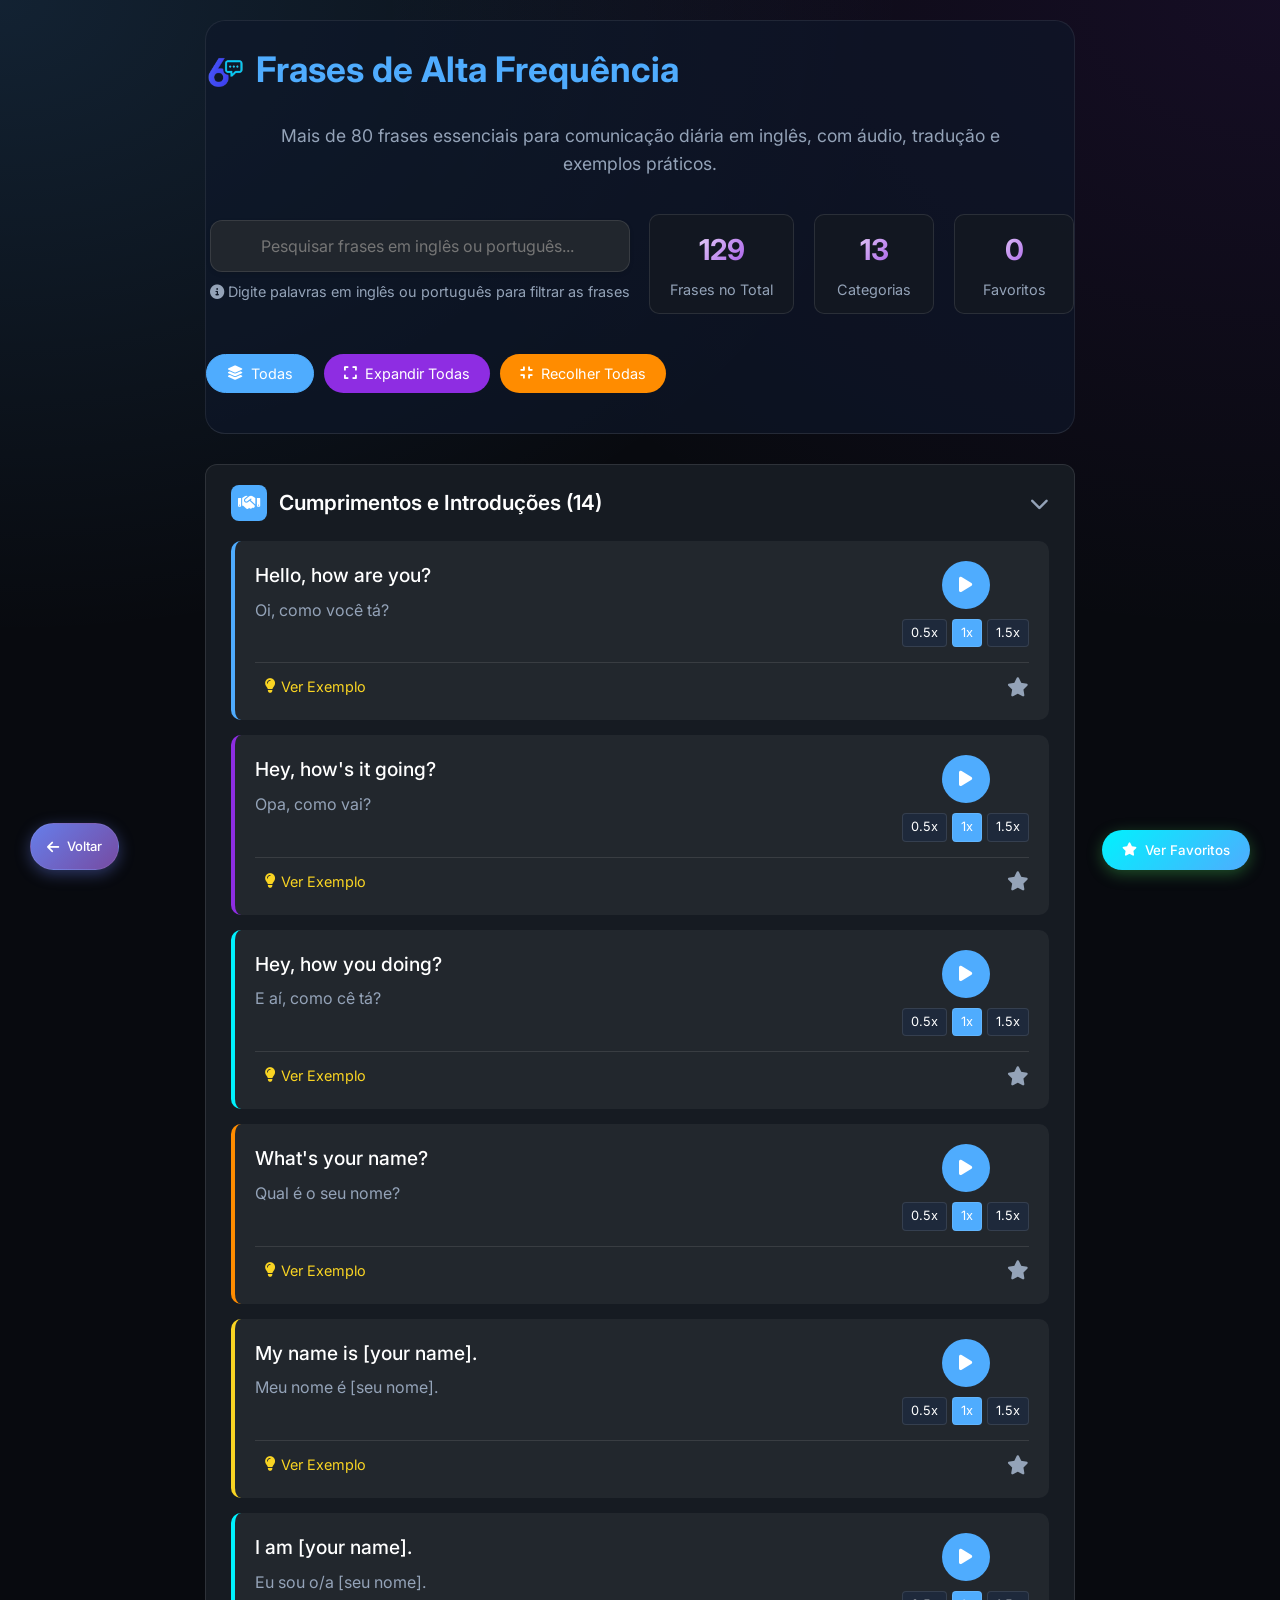
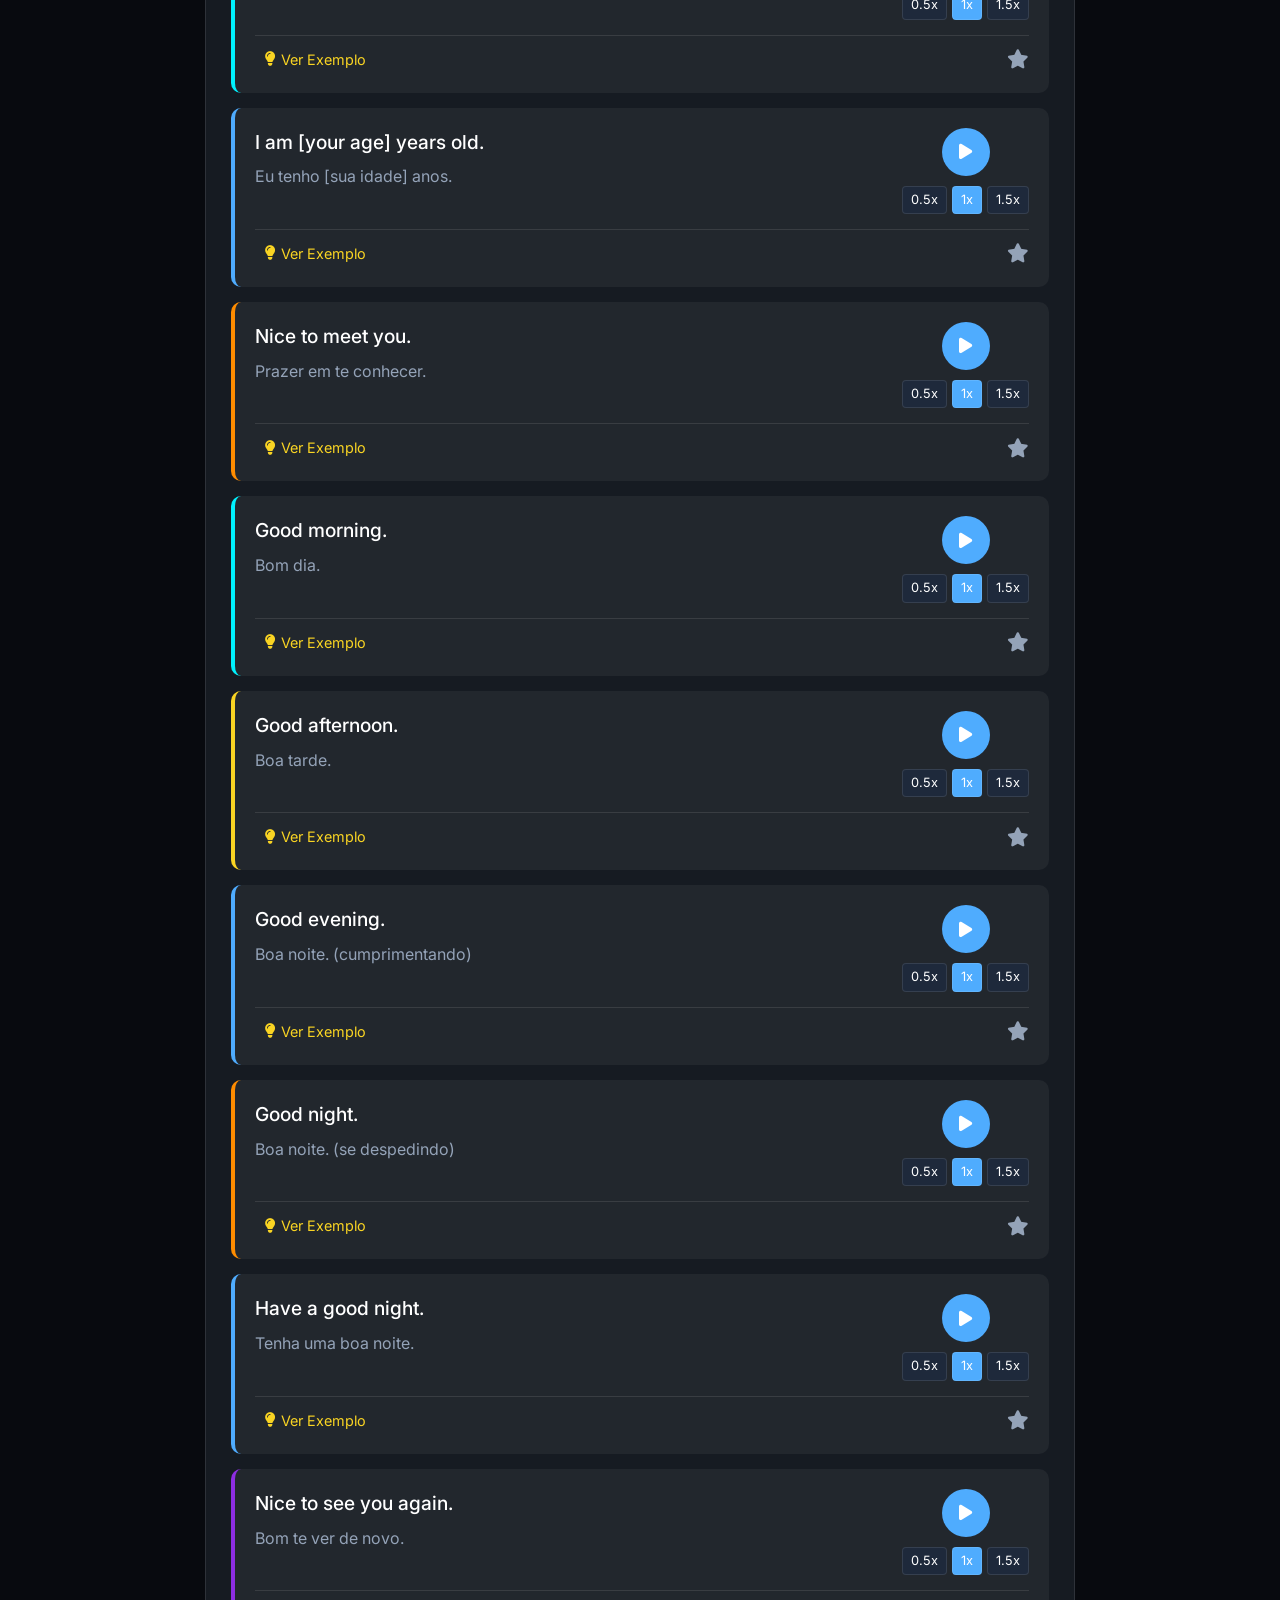
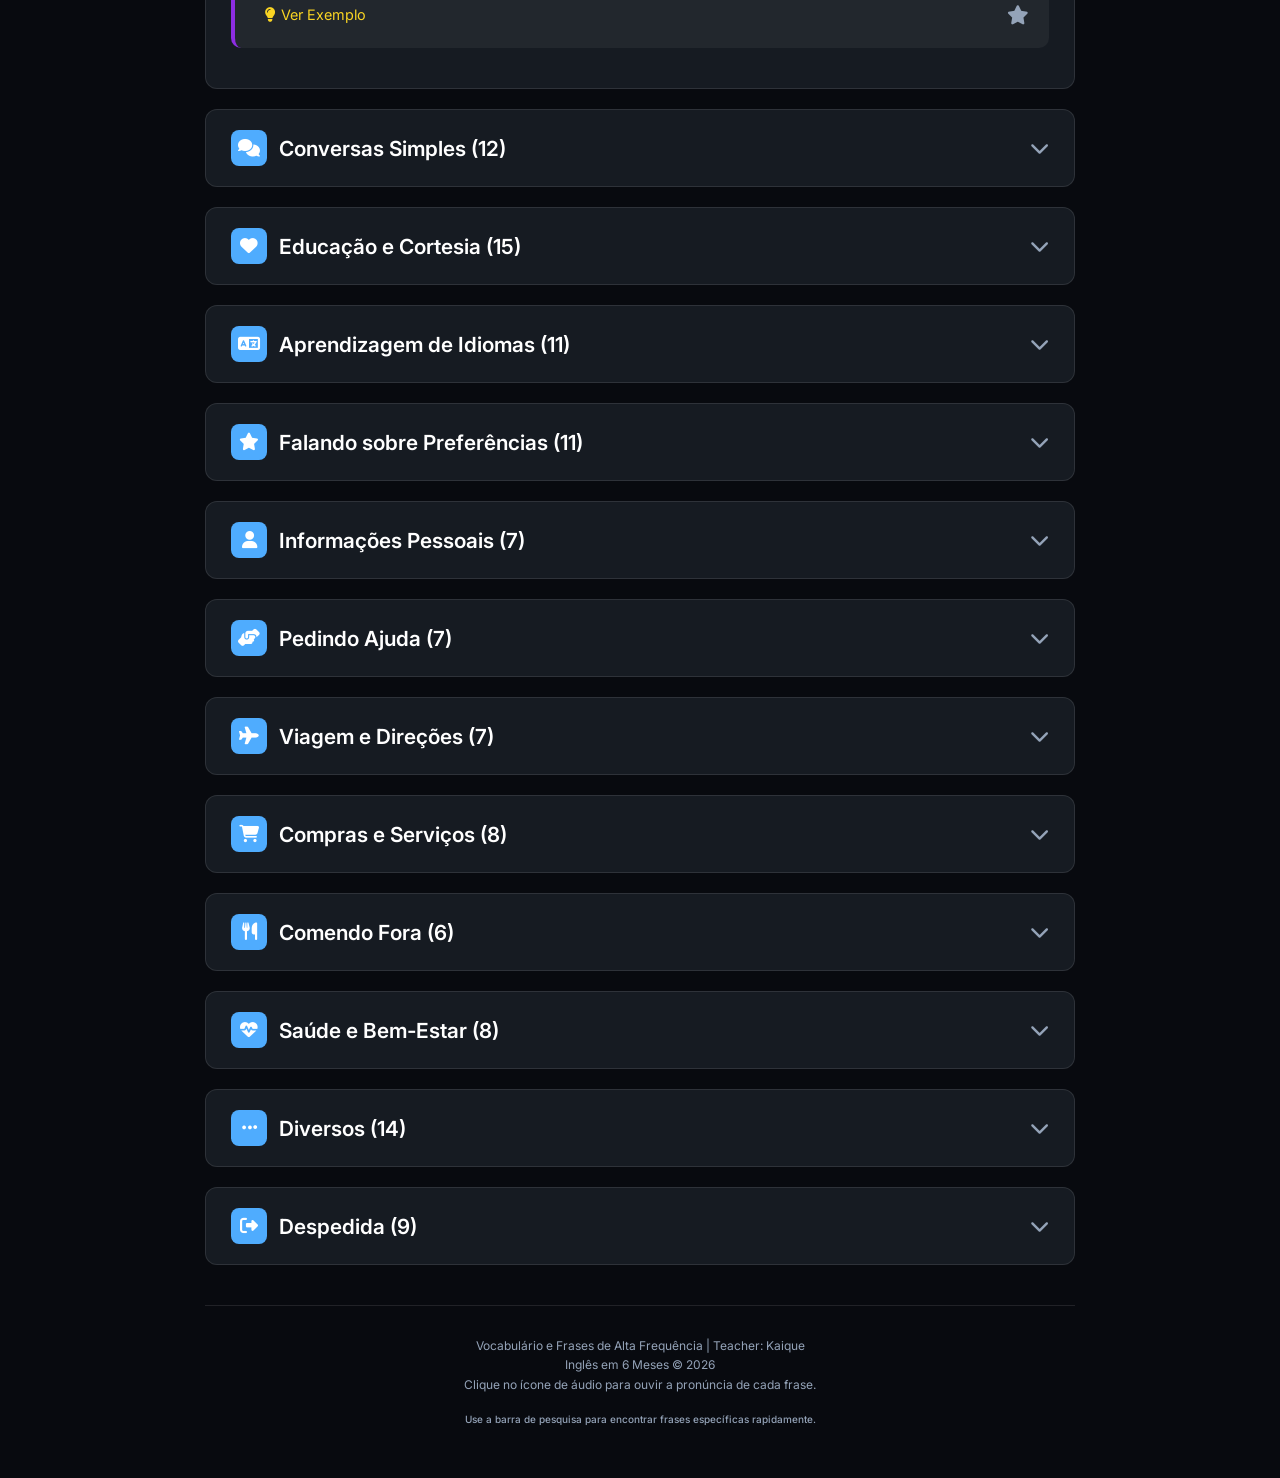
<file: pages/frequentes/frasesfrequentes.html>
<!DOCTYPE html>
<html lang="pt-BR">
<head>
    <meta charset="UTF-8">
    <meta name="viewport" content="width=device-width, initial-scale=1.0">
    <title>Frases de Alta Frequência</title>
    <link rel="stylesheet" href="https://cdnjs.cloudflare.com/ajax/libs/font-awesome/6.4.0/css/all.min.css">
    <link href="https://fonts.googleapis.com/css2?family=Inter:wght@300;400;500;600;700&display=swap" rel="stylesheet">
    <link rel="stylesheet" href="../../css/modules/main.css">
    <link rel="shortcut icon" href="../../icons/icon.ico" type="image/x-icon">

    <style>
        /* ===== VARIÁVEIS E CONFIGURAÇÕES ===== */
        :root {
            --category-bg: #161b22;
            --phrase-bg: rgba(255, 255, 255, 0.05);
            --highlight-color: #58a6ff;
            --search-bg: #21262d;
        }

        /* ===== LAYOUT PRINCIPAL ===== */
        .container {
            width: 100%;
            max-width: 900px;
            margin: 0 auto;
            opacity: 0;
            transform: translateY(20px);
            animation: containerEntrance 0.8s ease-out forwards;
            padding: 0 15px;
        }

        /* ===== HEADER ===== */
        .header {
            text-align: center;
            margin-bottom: 30px;
            padding: 20px 0;
            border-bottom: 1px solid var(--border-color);
        }

        .header h1 {
            font-size: 2.2rem;
            margin-bottom: 10px;
            color: var(--accent-color);
            font-weight: 700;
            display: flex;
            align-items: center;
            justify-content: center;
            gap: 10px;
        }

        .header p {
            color: var(--text-secondary);
            font-size: 1.1rem;
            max-width: 800px;
            margin: 0 auto 20px;
            line-height: 1.6;
        }

        /* ===== BARRA DE PESQUISA ===== */
        .search-container {
            position: relative;
            max-width: 600px;
            margin: 0 auto 30px;
        }

        .search-box {
            width: 100%;
            padding: 15px 20px;
            padding-left: 50px;
            background-color: var(--search-bg);
            border: 1px solid var(--border-color);
            border-radius: 12px;
            color: var(--text-primary);
            font-size: 1rem;
            transition: all 0.3s ease;
        }

        .search-box:focus {
            outline: none;
            border-color: var(--accent-color);
            box-shadow: 0 0 0 2px rgba(88, 166, 255, 0.1);
        }

        .search-icon {
            position: absolute;
            left: 20px;
            top: 40%;
            transform: translateY(-50%);
            color: var(--text-secondary);
            font-size: 1.2rem;
        }

        .search-info {
            text-align: center;
            color: var(--text-secondary);
            font-size: 0.9rem;
            margin-top: 8px;
        }

        /* ===== CONTADOR DE FRASES ===== */
        .stats-container {
            display: flex;
            justify-content: center;
            gap: 20px;
            margin-bottom: 25px;
            flex-wrap: wrap;
        }

        .stat-item {
            background-color: var(--card-bg);
            border: 1px solid var(--border-color);
            border-radius: 10px;
            padding: 12px 20px;
            text-align: center;
            min-width: 120px;
        }

        .stat-number {
            font-size: 1.8rem;
            font-weight: 700;
            color: var(--accent-color);
            margin-bottom: 5px;
        }

        .stat-label {
            font-size: 0.9rem;
            color: var(--text-secondary);
        }

        /* ===== CONTROLES DE CATEGORIAS ===== */
        .categories-controls {
            display: flex;
            justify-content: center;
            gap: 10px;
            margin-bottom: 20px;
            flex-wrap: wrap;
        }

        .category-toggle-btn {
            background-color: var(--button-bg);
            color: var(--text-primary);
            border: 1px solid var(--border-color);
            border-radius: 20px;
            padding: 10px 20px;
            font-size: 0.9rem;
            cursor: pointer;
            transition: all 0.3s ease;
            display: flex;
            align-items: center;
            gap: 8px;
        }

        .category-toggle-btn:hover {
            background-color: var(--button-hover);
            transform: translateY(-2px);
        }

        .category-toggle-btn.active {
            background-color: var(--accent-color);
            color: white;
            border-color: var(--accent-color);
        }

        .expand-all-btn, .collapse-all-btn {
            background-color: var(--accent-purple);
            color: white;
            border: none;
            border-radius: 20px;
            padding: 10px 20px;
            font-size: 0.9rem;
            cursor: pointer;
            transition: all 0.3s ease;
            display: flex;
            align-items: center;
            gap: 8px;
        }

        .expand-all-btn:hover, .collapse-all-btn:hover {
            transform: translateY(-2px);
            opacity: 0.9;
        }

        .collapse-all-btn {
            background-color: var(--accent-orange);
        }

        /* ===== CATEGORIAS ===== */
        .category-section {
            background-color: var(--category-bg);
            border-radius: 12px;
            margin-bottom: 20px;
            border: 1px solid var(--border-color);
            overflow: hidden;
            transition: all 0.3s ease;
        }

        .category-header {
            padding: 20px 25px;
            cursor: pointer;
            display: flex;
            justify-content: space-between;
            align-items: center;
            transition: background-color 0.3s ease;
        }

        .category-header:hover {
            background-color: rgba(255, 255, 255, 0.05);
        }

        .category-title {
            display: flex;
            align-items: center;
            gap: 12px;
            color: var(--text-primary);
            font-size: 1.3rem;
            font-weight: 600;
        }

        .category-icon {
            width: 36px;
            height: 36px;
            background-color: var(--accent-color);
            border-radius: 8px;
            display: flex;
            align-items: center;
            justify-content: center;
            font-size: 1.1rem;
            color: white;
        }

        .category-toggle {
            font-size: 1.2rem;
            color: var(--text-secondary);
            transition: transform 0.3s ease;
        }

        .category-content {
            padding: 0 25px;
            max-height: 0;
            overflow: hidden;
            transition: all 0.5s ease;
        }

        .category-section.expanded .category-content {
            padding: 0 25px 25px;
            max-height: 5000px;
        }

        .category-section.expanded .category-toggle {
            transform: rotate(180deg);
        }

        /* ===== FRASES ===== */
        .phrase-item {
            background-color: var(--phrase-bg);
            border-radius: 10px;
            padding: 20px;
            margin-bottom: 15px;
            border-left: 4px solid var(--accent-color);
            transition: all 0.3s ease;
            position: relative;
        }

        .phrase-item:hover {
            transform: translateY(-2px);
            box-shadow: 0 5px 15px rgba(0, 0, 0, 0.2);
        }

        .phrase-item:nth-child(2n) {
            border-left-color: var(--accent-purple);
        }

        .phrase-item:nth-child(3n) {
            border-left-color: var(--accent-green);
        }

        .phrase-item:nth-child(4n) {
            border-left-color: var(--accent-orange);
        }

        .phrase-item:nth-child(5n) {
            border-left-color: var(--accent-yellow);
        }

        .phrase-content {
            display: flex;
            justify-content: space-between;
            align-items: flex-start;
            gap: 20px;
            margin-bottom: 15px;
        }

        .phrase-text {
            flex: 1;
        }

        .phrase-en {
            font-size: 1.2rem;
            font-weight: 500;
            margin-bottom: 8px;
            color: var(--text-primary);
            line-height: 1.5;
        }

        .phrase-pt {
            font-size: 1rem;
            color: var(--text-secondary);
            line-height: 1.5;
        }

        .phrase-example {
            font-size: 0.9rem;
            color: var(--accent-yellow);
            margin-top: 8px;
            padding: 8px 12px;
            background-color: rgba(255, 203, 107, 0.1);
            border-radius: 6px;
            border-left: 3px solid var(--accent-yellow);
            display: none;
        }

        .phrase-example.show {
            display: block;
        }

        /* ===== CONTROLES DE ÁUDIO ===== */
        .audio-controls {
            display: flex;
            flex-direction: column;
            align-items: center;
            gap: 10px;
            min-width: 120px;
        }

        .play-button {
            background-color: var(--accent-color);
            color: white;
            border: none;
            border-radius: 50%;
            width: 48px;
            height: 48px;
            display: flex;
            align-items: center;
            justify-content: center;
            cursor: pointer;
            transition: all 0.3s ease;
            font-size: 1.1rem;
        }

        .play-button:hover {
            background-color: var(--accent-purple);
            transform: scale(1.1);
        }

        .play-button.playing {
            background-color: var(--accent-pink);
            animation: pulse 1.5s infinite;
        }

        .audio-speed {
            display: flex;
            align-items: center;
            gap: 5px;
            color: var(--text-secondary);
            font-size: 0.85rem;
        }

        .speed-control {
            background-color: var(--button-bg);
            border: 1px solid var(--border-color);
            border-radius: 4px;
            padding: 3px 8px;
            color: var(--text-primary);
            cursor: pointer;
            transition: all 0.2s ease;
            font-size: 0.8rem;
        }

        .speed-control.active {
            background-color: var(--accent-color);
            color: white;
        }

        .speed-control:hover {
            background-color: var(--button-hover);
        }

        /* ===== CONTROLES ADICIONAIS ===== */
        .phrase-controls {
            display: flex;
            justify-content: space-between;
            align-items: center;
            margin-top: 10px;
            padding-top: 10px;
            border-top: 1px solid rgba(255, 255, 255, 0.1);
        }

        .example-toggle {
            background: none;
            border: none;
            color: var(--accent-yellow);
            font-size: 0.9rem;
            cursor: pointer;
            display: flex;
            align-items: center;
            gap: 5px;
            padding: 5px 10px;
            border-radius: 4px;
            transition: all 0.2s ease;
        }

        .example-toggle:hover {
            background-color: rgba(255, 203, 107, 0.1);
        }

        .favorite-btn {
            background: none;
            border: none;
            color: var(--text-secondary);
            font-size: 1.2rem;
            cursor: pointer;
            transition: all 0.2s ease;
        }

        .favorite-btn:hover {
            color: var(--accent-pink);
        }

        .favorite-btn.active {
            color: var(--accent-pink);
        }

        /* ===== RESULTADOS DA PESQUISA ===== */
        .search-results {
            background-color: var(--card-bg);
            border-radius: 12px;
            padding: 20px;
            margin-bottom: 20px;
            border: 1px solid var(--border-color);
            display: none;
        }

        .search-results.show {
            display: block;
            animation: slideInUp 0.3s ease;
        }

        .search-results-header {
            display: flex;
            justify-content: space-between;
            align-items: center;
            margin-bottom: 15px;
        }

        .search-results-title {
            color: var(--accent-color);
            font-size: 1.2rem;
            font-weight: 600;
        }

        .clear-search {
            background: none;
            border: none;
            color: var(--text-secondary);
            cursor: pointer;
            display: flex;
            align-items: center;
            gap: 5px;
            font-size: 0.9rem;
        }

        .clear-search:hover {
            color: var(--accent-pink);
        }

        .no-results {
            text-align: center;
            padding: 30px;
            color: var(--text-secondary);
        }

        /* ===== FOOTER ===== */
        .footer {
            text-align: center;
            font-size: 12px;
            color: var(--text-secondary);
            padding: 30px 20px;
            margin-top: 40px;
            border-top: 1px solid var(--border-color);
        }

        .teacher-info {
            display: flex;
            align-items: center;
            justify-content: center;
            gap: 10px;
            margin-top: 10px;
            font-size: 1rem;
        }

        .teacher-info i {
            color: var(--accent-pink);
        }

        /* ===== BOTÃO VOLTAR ===== */
        .back-button {
            position: fixed;
            bottom: 30px;
            left: 30px;
            display: flex;
            align-items: center;
            gap: 8px;
            padding: 12px 16px;
            background: linear-gradient(135deg, #667eea 0%, #764ba2 100%);
            color: white;
            text-decoration: none;
            border-radius: 50px;
            box-shadow: 0 4px 15px rgba(102, 126, 234, 0.4);
            font-weight: 500;
            transition: all 0.3s ease;
            z-index: 100;
        }

        .back-button:hover {
            transform: translateY(-3px);
            box-shadow: 0 6px 20px rgba(102, 126, 234, 0.6);
        }

        /* ===== BOTÃO DE AÇÕES ===== */
        .actions-button {
            position: fixed;
            bottom: 30px;
            right: 30px;
            display: flex;
            align-items: center;
            gap: 8px;
            padding: 12px 20px;
            background: linear-gradient(135deg, var(--accent-green), var(--accent-color));
            color: white;
            text-decoration: none;
            border-radius: 50px;
            box-shadow: 0 4px 15px rgba(63, 185, 80, 0.4);
            font-weight: 500;
            transition: all 0.3s ease;
            z-index: 100;
            border: none;
            cursor: pointer;
        }

        .actions-button:hover {
            transform: translateY(-3px);
            box-shadow: 0 6px 20px rgba(63, 185, 80, 0.6);
        }

        /* ===== ANIMAÇÕES ===== */
        @keyframes slideInUp {
            from {
                transform: translateY(10px);
                opacity: 0;
            }
            to {
                transform: translateY(0);
                opacity: 1;
            }
        }

        @keyframes highlight {
            0% {
                background-color: transparent;
            }
            50% {
                background-color: rgba(88, 166, 255, 0.3);
            }
            100% {
                background-color: transparent;
            }
        }

        .highlight {
            animation: highlight 1s ease;
        }

        /* ===== RESPONSIVIDADE ===== */
        @media (max-width: 768px) {
            .container {
                padding: 0 10px;
            }

            .header h1 {
                font-size: 1.8rem;
            }

            .phrase-content {
                flex-direction: column;
                gap: 15px;
            }

            .audio-controls {
                flex-direction: row;
                justify-content: flex-start;
                width: 100%;
            }

            .back-button, .actions-button {
                bottom: 20px;
                left: 20px;
                right: 20px;
                justify-content: center;
            }

            .actions-button {
                bottom: 70px;
            }

            .category-title {
                font-size: 1.1rem;
            }

            .phrase-en {
                font-size: 1.1rem;
            }

            .stats-container {
                gap: 10px;
            }

            .stat-item {
                min-width: 100px;
                padding: 10px 15px;
            }

            .category-header {
                padding: 15px 20px;
            }

            .category-content {
                padding: 0 20px;
            }

            .category-section.expanded .category-content {
                padding: 0 20px 20px;
            }
        }

        @media (max-width: 480px) {
            .header h1 {
                font-size: 1.6rem;
            }

            .header p {
                font-size: 1rem;
            }

            .phrase-item {
                padding: 15px;
            }

            .category-toggle-btn, .expand-all-btn, .collapse-all-btn {
                padding: 8px 15px;
                font-size: 0.85rem;
            }

            .search-box {
                padding: 12px 15px 12px 45px;
            }

            .stat-number {
                font-size: 1.5rem;
            }
        }
    </style>
</head>
<body>
    <div class="container">
        <header class="header">
            <h1><img src="../../icons/icon.ico" width="40" alt="">Frases de Alta Frequência</h1>
            <p>Mais de 80 frases essenciais para comunicação diária em inglês, com áudio, tradução e exemplos práticos.</p>
            
            <!-- Barra de pesquisa -->
            <div class="search-container">
                <div class="search-icon">
                    <i class="fas fa-search"></i>
                </div>
                <input type="text" class="search-box" id="searchBox" placeholder="Pesquisar frases em inglês ou português...">
                <div class="search-info">
                    <i class="fas fa-info-circle"></i> Digite palavras em inglês ou português para filtrar as frases
                </div>
            </div>

            <!-- Estatísticas -->
            <div class="stats-container">
                <div class="stat-item">
                    <div class="stat-number" id="totalPhrases">0</div>
                    <div class="stat-label">Frases no Total</div>
                </div>
                <div class="stat-item">
                    <div class="stat-number" id="totalCategories">0</div>
                    <div class="stat-label">Categorias</div>
                </div>
                <div class="stat-item">
                    <div class="stat-number" id="favoriteCount">0</div>
                    <div class="stat-label">Favoritos</div>
                </div>
            </div>

            <!-- Controles de categorias -->
            <div class="categories-controls">
                <button class="category-toggle-btn active" data-category="all">
                    <i class="fas fa-layer-group"></i> Todas
                </button>
                <button class="expand-all-btn" id="expandAll">
                    <i class="fas fa-expand"></i> Expandir Todas
                </button>
                <button class="collapse-all-btn" id="collapseAll">
                    <i class="fas fa-compress"></i> Recolher Todas
                </button>
            </div>
        </header>

        <!-- Resultados da pesquisa -->
        <div class="search-results" id="searchResults">
            <div class="search-results-header">
                <div class="search-results-title" id="resultsTitle">Resultados da Pesquisa</div>
                <button class="clear-search" id="clearSearch">
                    <i class="fas fa-times"></i> Limpar
                </button>
            </div>
            <div id="resultsContainer"></div>
        </div>

        <!-- Conteúdo das categorias -->
        <div id="categoriesContainer">
            <!-- Categorias serão inseridas aqui dinamicamente -->
        </div>

                <footer class="footer">
            <p>Vocabulário e Frases de Alta Frequência | Teacher: Kaique</p>
            <p>Inglês em 6 Meses &copy; 2026</p>
            <p>Clique no ícone de áudio para ouvir a pronúncia de cada frase.</p>
            <p><small>Use a barra de pesquisa para encontrar frases específicas rapidamente.</small></p>
        </footer>
    </div>

    <a href="../links/6meses.html" class="back-button">
        <i class="fas fa-arrow-left"></i>
        <span>Voltar</span>
    </a>

    <button class="actions-button" id="actionsButton">
        <i class="fas fa-star"></i>
        <span>Ver Favoritos</span>
    </button>

    <script>
        // ===== SISTEMA DE ÁUDIO =====
        class AudioSystem {
            constructor() {
                this.speechRate = 1;
                this.currentUtterance = null;
                this.isSupported = 'speechSynthesis' in window;
                this.voices = [];
                this.selectedVoice = null;
                
                if (this.isSupported) {
                    this.loadVoices();
                    window.speechSynthesis.onvoiceschanged = () => this.loadVoices();
                }
            }

            loadVoices() {
                this.voices = window.speechSynthesis.getVoices();
                // Preferir vozes em inglês
                this.selectedVoice = this.voices.find(voice => 
                    voice.lang.includes('en') && 
                    voice.name.includes('English')
                ) || this.voices[0];
            }

            speak(text) {
                if (!this.isSupported) {
                    this.showUnsupportedError();
                    return;
                }

                if (this.currentUtterance) {
                    this.stop();
                }

                this.currentUtterance = new SpeechSynthesisUtterance(text);
                this.currentUtterance.lang = 'en-US';
                this.currentUtterance.rate = this.speechRate;
                this.currentUtterance.pitch = 1;
                this.currentUtterance.volume = 1;
                
                if (this.selectedVoice) {
                    this.currentUtterance.voice = this.selectedVoice;
                }

                this.currentUtterance.onend = () => this.onSpeechEnd();
                this.currentUtterance.onerror = () => this.onSpeechError();

                window.speechSynthesis.speak(this.currentUtterance);
            }

            stop() {
                if (window.speechSynthesis.speaking) {
                    window.speechSynthesis.cancel();
                }
                this.currentUtterance = null;
            }

            setRate(rate) {
                this.speechRate = rate;
            }

            onSpeechEnd() {
                this.currentUtterance = null;
                document.querySelectorAll('.play-button.playing').forEach(btn => {
                    btn.classList.remove('playing');
                    btn.innerHTML = '<i class="fas fa-play"></i>';
                });
            }

            onSpeechError() {
                this.currentUtterance = null;
                alert('Erro ao reproduzir áudio. Verifique se há algum bloqueio no seu navegador.');
            }

            showUnsupportedError() {
                alert('Seu navegador não suporta a funcionalidade de áudio. Tente usar Chrome, Edge ou Safari.');
            }
        }

        // ===== DADOS DAS FRASES =====
        const phrasesData = [
            {
                category: "greetings",
                title: "Cumprimentos e Introduções",
                icon: "fas fa-handshake",
                phrases: [
                    {
                        en: "Hello, how are you?",
                        pt: "Oi, como você tá?",
                        example: "Hello, how are you? I'm doing great, thanks!"
                    },
                    {
                        en: "Hey, how's it going?",
                        pt: "Opa, como vai?",
                        example: "Hey, how's it going? Long time no see!"
                    },
                    {
                        en: "Hey, how you doing?",
                        pt: "E aí, como cê tá?",
                        example: "Hey, how you doing? Everything alright?"
                    },
                    {
                        en: "What's your name?",
                        pt: "Qual é o seu nome?",
                        example: "Hi, I'm John. What's your name?"
                    },
                    {
                        en: "My name is [your name].",
                        pt: "Meu nome é [seu nome].",
                        example: "My name is Sarah. Nice to meet you!"
                    },
                    {
                        en: "I am [your name].",
                        pt: "Eu sou o/a [seu nome].",
                        example: "I am Michael from Canada."
                    },
                    {
                        en: "I am [your age] years old.",
                        pt: "Eu tenho [sua idade] anos.",
                        example: "I am 25 years old."
                    },
                    {
                        en: "Nice to meet you.",
                        pt: "Prazer em te conhecer.",
                        example: "Nice to meet you, I've heard a lot about you."
                    },
                    {
                        en: "Good morning.",
                        pt: "Bom dia.",
                        example: "Good morning! Ready for the meeting?"
                    },
                    {
                        en: "Good afternoon.",
                        pt: "Boa tarde.",
                        example: "Good afternoon, how can I help you?"
                    },
                    {
                        en: "Good evening.",
                        pt: "Boa noite. (cumprimentando)",
                        example: "Good evening, welcome to the event."
                    },
                    {
                        en: "Good night.",
                        pt: "Boa noite. (se despedindo)",
                        example: "Good night, sleep well!"
                    },
                    {
                        en: "Have a good night.",
                        pt: "Tenha uma boa noite.",
                        example: "Thanks for coming, have a good night!"
                    },
                    {
                        en: "Nice to see you again.",
                        pt: "Bom te ver de novo.",
                        example: "Nice to see you again after all these years!"
                    }
                ]
            },
            {
                category: "conversations",
                title: "Conversas Simples",
                icon: "fas fa-comments",
                phrases: [
                    {
                        en: "How are you?",
                        pt: "Como você tá?",
                        example: "How are you? I hope you're doing well."
                    },
                    {
                        en: "How's it going?",
                        pt: "Como vai?",
                        example: "How's it going with your new job?"
                    },
                    {
                        en: "It's good to see you!",
                        pt: "Que bom te ver!",
                        example: "It's good to see you! How have you been?"
                    },
                    {
                        en: "How old are you?",
                        pt: "Quantos anos você tem?",
                        example: "How old are you? If you don't mind me asking."
                    },
                    {
                        en: "What's the time?",
                        pt: "Que horas são?",
                        example: "Excuse me, what's the time?"
                    },
                    {
                        en: "How do you say [word] in English?",
                        pt: "Como se diz [palavra] em inglês?",
                        example: "How do you say 'obrigado' in English?"
                    },
                    {
                        en: "I am from [your country].",
                        pt: "Eu sou de [seu país].",
                        example: "I am from Brazil, what about you?"
                    },
                    {
                        en: "Where are you from?",
                        pt: "Você é de onde?",
                        example: "Where are you from originally?"
                    },
                    {
                        en: "What do you do for a living?",
                        pt: "Você trabalha com o que?",
                        example: "What do you do for a living? Are you a student?"
                    },
                    {
                        en: "Where do you work?",
                        pt: "Você trabalha aonde?",
                        example: "Where do you work? Is it far from here?"
                    },
                    {
                        en: "How's work?",
                        pt: "Como vai o trabalho?",
                        example: "How's work? Still busy as always?"
                    },
                    {
                        en: "What's your favorite food?",
                        pt: "Qual sua comida favorita?",
                        example: "What's your favorite food? I love Italian cuisine."
                    }
                ]
            },
            {
                category: "politeness",
                title: "Educação e Cortesia",
                icon: "fas fa-heart",
                phrases: [
                    {
                        en: "Excuse me.",
                        pt: "Dá licença.",
                        example: "Excuse me, could I get past?"
                    },
                    {
                        en: "Please.",
                        pt: "Por favor.",
                        example: "Could you pass the salt, please?"
                    },
                    {
                        en: "Just a second.",
                        pt: "Só um segundo.",
                        example: "Just a second, I need to grab my phone."
                    },
                    {
                        en: "Come again?",
                        pt: "Como? (quando não entender)",
                        example: "Come again? I didn't catch that."
                    },
                    {
                        en: "Thank you.",
                        pt: "Obrigado(a).",
                        example: "Thank you for your help."
                    },
                    {
                        en: "Thanks a lot.",
                        pt: "Muito obrigado(a).",
                        example: "Thanks a lot for the gift!"
                    },
                    {
                        en: "Thanks a bunch!",
                        pt: "Brigadão!",
                        example: "Thanks a bunch! You're a lifesaver."
                    },
                    {
                        en: "Thank you so much!",
                        pt: "Muitíssimo obrigado(a)!",
                        example: "Thank you so much for everything!"
                    },
                    {
                        en: "You're welcome.",
                        pt: "De nada.",
                        example: "You're welcome, happy to help!"
                    },
                    {
                        en: "No problem!",
                        pt: "Sem problema!",
                        example: "No problem! It was my pleasure."
                    },
                    {
                        en: "No worries!",
                        pt: "Não se preocupa!",
                        example: "No worries! I understand completely."
                    },
                    {
                        en: "I'm sorry.",
                        pt: "Me desculpa.",
                        example: "I'm sorry, I didn't mean to be late."
                    },
                    {
                        en: "My bad.",
                        pt: "Foi mal.",
                        example: "My bad, I forgot to call you back."
                    },
                    {
                        en: "Could you repeat that, please?",
                        pt: "Você poderia repetir, por favor?",
                        example: "Could you repeat that, please? I missed the last part."
                    },
                    {
                        en: "Could you speak more slowly, please?",
                        pt: "Você pode falar mais devagar, por favor?",
                        example: "Could you speak more slowly, please? I'm still learning English."
                    }
                ]
            },
            {
                category: "learning",
                title: "Aprendizagem de Idiomas",
                icon: "fas fa-language",
                phrases: [
                    {
                        en: "I'm learning English now.",
                        pt: "Eu tô aprendendo inglês agora.",
                        example: "I'm learning English now, so please be patient with me."
                    },
                    {
                        en: "I started learning it [time] ago.",
                        pt: "Eu comecei a aprendê-lo [tempo] atrás.",
                        example: "I started learning it four months ago."
                    },
                    {
                        en: "I forgot the word.",
                        pt: "Eu esqueci a palavra.",
                        example: "I forgot the word for 'book' in Portuguese."
                    },
                    {
                        en: "I forgot how to say it.",
                        pt: "Eu esqueci como se diz isso.",
                        example: "I forgot how to say 'thank you' in Spanish."
                    },
                    {
                        en: "How do you spell [word]?",
                        pt: "Como se soletra [palavra]?",
                        example: "How do you spell 'restaurant'?"
                    },
                    {
                        en: "What's the meaning of [word]?",
                        pt: "Qual o significado de [palavra]?",
                        example: "What's the meaning of 'ephemeral'?"
                    },
                    {
                        en: "What does that mean?",
                        pt: "O que isso significa?",
                        example: "What does that mean? I don't understand."
                    },
                    {
                        en: "When do you use it?",
                        pt: "Quando se usa isso?",
                        example: "When do you use this expression?"
                    },
                    {
                        en: "Is it right if I say [sentence]?",
                        pt: "Tá certo se eu disser [frase]?",
                        example: "Is it right if I say 'I have 22 years old'?"
                    },
                    {
                        en: "What do you think about my English?",
                        pt: "O que você acha do meu inglês?",
                        example: "What do you think about my English? Be honest."
                    },
                    {
                        en: "Do you have any tips?",
                        pt: "Você tem alguma dica?",
                        example: "Do you have any tips for improving pronunciation?"
                    }
                ]
            },
            {
                category: "preferences",
                title: "Falando sobre Preferências",
                icon: "fas fa-star",
                phrases: [
                    {
                        en: "I like [something].",
                        pt: "Eu gosto de [algo].",
                        example: "I like lasagna and pizza."
                    },
                    {
                        en: "I don't like [something].",
                        pt: "Eu não gosto de [algo].",
                        example: "I don't like baseball."
                    },
                    {
                        en: "Do you like [series/movie]?",
                        pt: "Você gosta de [série/filme]?",
                        example: "Do you like Stranger Things?"
                    },
                    {
                        en: "Dude, I love [something]!",
                        pt: "Cara, eu amo [algo]!",
                        example: "Dude, I love biking! We should do it sometime."
                    },
                    {
                        en: "Do you have a favorite artist?",
                        pt: "Você tem um artista favorito?",
                        example: "Do you have a favorite artist or band?"
                    },
                    {
                        en: "Do you have any hobbies?",
                        pt: "Você tem algum hobby?",
                        example: "Do you have any hobbies? What do you do for fun?"
                    },
                    {
                        en: "What's your favorite type of food?",
                        pt: "Qual é o seu tipo de comida favorito?",
                        example: "What's your favorite type of food? Italian, Chinese, or Brazilian?"
                    },
                    {
                        en: "Can you recommend me a good movie?",
                        pt: "Você pode me recomendar um filme bom?",
                        example: "Can you recommend me a good movie to watch tonight?"
                    },
                    {
                        en: "What's your favorite sport?",
                        pt: "Qual é o seu esporte favorito?",
                        example: "What's your favorite sport? Do you play any sports?"
                    },
                    {
                        en: "What's your favorite animal?",
                        pt: "Qual é o seu animal favorito?",
                        example: "What's your favorite animal? I love dogs!"
                    },
                    {
                        en: "I'm a [sports team] fan.",
                        pt: "Eu sou torcedor do/da [time de esportes].",
                        example: "I'm a huge Chelsea fan."
                    }
                ]
            },
            {
                category: "personal",
                title: "Informações Pessoais",
                icon: "fas fa-user",
                phrases: [
                    {
                        en: "What's your phone number?",
                        pt: "Qual é o seu número de telefone?",
                        example: "What's your phone number? I'll add you to our group."
                    },
                    {
                        en: "Where do you live?",
                        pt: "Você mora aonde?",
                        example: "Where do you live? Is it near downtown?"
                    },
                    {
                        en: "What day is today?",
                        pt: "Que dia é hoje?",
                        example: "What day is today? Is it Wednesday already?"
                    },
                    {
                        en: "What's the date today?",
                        pt: "Qual é a data de hoje?",
                        example: "What's the date today? I need to mark my calendar."
                    },
                    {
                        en: "How long have you been learning English?",
                        pt: "Há quanto tempo você está aprendendo inglês?",
                        example: "How long have you been learning English? Your accent is great!"
                    },
                    {
                        en: "Can you tell me about your family?",
                        pt: "Você pode me contar sobre a sua família?",
                        example: "Can you tell me about your family? Do you have any siblings?"
                    },
                    {
                        en: "How many siblings do you have?",
                        pt: "Quantos irmãos você tem?",
                        example: "How many siblings do you have? Are you the oldest?"
                    }
                ]
            },
            {
                category: "help",
                title: "Pedindo Ajuda",
                icon: "fas fa-hands-helping",
                phrases: [
                    {
                        en: "Can you help me?",
                        pt: "Você pode me ajudar?",
                        example: "Excuse me, can you help me? I'm lost."
                    },
                    {
                        en: "I need help.",
                        pt: "Preciso de ajuda.",
                        example: "I need help with this math problem."
                    },
                    {
                        en: "I'm lost.",
                        pt: "Estou perdido(a).",
                        example: "I'm lost. Can you tell me how to get to the train station?"
                    },
                    {
                        en: "I need a doctor.",
                        pt: "Preciso de um médico.",
                        example: "I need a doctor. I don't feel well."
                    },
                    {
                        en: "I need some directions.",
                        pt: "Eu preciso de umas direções.",
                        example: "I need some directions to the nearest pharmacy."
                    },
                    {
                        en: "Where is the nearest train station?",
                        pt: "Onde fica a estação de trem mais próxima?",
                        example: "Where is the nearest train station? I need to catch a train."
                    },
                    {
                        en: "Where is the metro station?",
                        pt: "Onde fica a estação de metrô?",
                        example: "Where is the metro station? Is it far from here?"
                    }
                ]
            },
            {
                category: "travel",
                title: "Viagem e Direções",
                icon: "fas fa-plane",
                phrases: [
                    {
                        en: "I love to travel.",
                        pt: "Eu amo viajar.",
                        example: "I love to travel and explore new cultures."
                    },
                    {
                        en: "How do I get to [place]?",
                        pt: "Como eu chego em [lugar]?",
                        example: "How do I get to Times Square?"
                    },
                    {
                        en: "What's the best way to get there?",
                        pt: "Qual é a melhor maneira de chegar lá?",
                        example: "What's the best way to get there? By bus or by subway?"
                    },
                    {
                        en: "Where is the nearest bus stop?",
                        pt: "Onde fica o ponto de ônibus mais próximo?",
                        example: "Where is the nearest bus stop? I need to take the number 5 bus."
                    },
                    {
                        en: "What time does [place] close?",
                        pt: "Que horas o [lugar] fecha?",
                        example: "What time does the museum close?"
                    },
                    {
                        en: "Where can I find a taxi?",
                        pt: "Onde posso encontrar um táxi?",
                        example: "Where can I find a taxi? I need to go to the airport."
                    },
                    {
                        en: "How do I get to the airport?",
                        pt: "Como eu chego ao aeroporto?",
                        example: "How do I get to the airport from here?"
                    }
                ]
            },
            {
                category: "shopping",
                title: "Compras e Serviços",
                icon: "fas fa-shopping-cart",
                phrases: [
                    {
                        en: "How much is the entrance fee?",
                        pt: "Quanto custa a entrada?",
                        example: "How much is the entrance fee for the museum?"
                    },
                    {
                        en: "How much does this cost?",
                        pt: "Quanto isso custa?",
                        example: "How much does this shirt cost?"
                    },
                    {
                        en: "Can I try that on?",
                        pt: "Posso experimentar aquilo?",
                        example: "Can I try that on? What size is it?"
                    },
                    {
                        en: "Where can I buy [item]?",
                        pt: "Onde posso comprar [item]?",
                        example: "Where can I buy a SIM card?"
                    },
                    {
                        en: "I have a reservation.",
                        pt: "Eu tenho uma reserva.",
                        example: "I have a reservation under the name Smith."
                    },
                    {
                        en: "Can I have a glass of water?",
                        pt: "Posso ter um copo d'água?",
                        example: "Can I have a glass of water, please?"
                    },
                    {
                        en: "Where can I find a bank?",
                        pt: "Onde posso encontrar um banco?",
                        example: "Where can I find a bank? I need to withdraw some money."
                    },
                    {
                        en: "What's the exchange rate?",
                        pt: "Qual é a taxa de câmbio?",
                        example: "What's the exchange rate for dollars to euros?"
                    }
                ]
            },
            {
                category: "food",
                title: "Comendo Fora",
                icon: "fas fa-utensils",
                phrases: [
                    {
                        en: "What's on the menu?",
                        pt: "O que tem no menu?",
                        example: "What's on the menu today? Any specials?"
                    },
                    {
                        en: "Can I see the dessert menu?",
                        pt: "Posso ver o menu de sobremesas?",
                        example: "Can I see the dessert menu? I have a sweet tooth."
                    },
                    {
                        en: "I'm hungry.",
                        pt: "Tô com fome.",
                        example: "I'm hungry. Let's get something to eat."
                    },
                    {
                        en: "I'm thirsty.",
                        pt: "Tô com sede.",
                        example: "I'm thirsty. Could I have some water?"
                    },
                    {
                        en: "Can you recommend a good restaurant?",
                        pt: "Você pode recomendar um bom restaurante?",
                        example: "Can you recommend a good restaurant around here?"
                    },
                    {
                        en: "May I have the bill, please?",
                        pt: "Posso receber a conta, por favor?",
                        example: "May I have the bill, please? We're ready to pay."
                    }
                ]
            },
            {
                category: "health",
                title: "Saúde e Bem-Estar",
                icon: "fas fa-heartbeat",
                phrases: [
                    {
                        en: "I have a cold.",
                        pt: "Eu tô resfriado(a).",
                        example: "I have a cold, so I'm staying home today."
                    },
                    {
                        en: "I have a headache.",
                        pt: "Eu tô com dor de cabeça.",
                        example: "I have a headache. Do you have any aspirin?"
                    },
                    {
                        en: "I need a break.",
                        pt: "Eu preciso de um descanso.",
                        example: "I need a break. This work is exhausting."
                    },
                    {
                        en: "Where is the nearest pharmacy?",
                        pt: "Onde fica a farmácia mais próxima?",
                        example: "Where is the nearest pharmacy? I need some medicine."
                    },
                    {
                        en: "I'm better now, thank you.",
                        pt: "Eu tô melhor agora, obrigado(a).",
                        example: "I'm better now, thank you for asking."
                    },
                    {
                        en: "Where can I find a doctor?",
                        pt: "Onde posso achar um médico?",
                        example: "Where can I find a doctor? It's an emergency."
                    },
                    {
                        en: "I don't feel so good.",
                        pt: "Não tô me sentindo muito bem.",
                        example: "I don't feel so good. I think I need to sit down."
                    },
                    {
                        en: "Is there a hospital nearby?",
                        pt: "Tem um hospital por perto?",
                        example: "Is there a hospital nearby? Someone needs medical attention."
                    }
                ]
            },
            {
                category: "miscellaneous",
                title: "Diversos",
                icon: "fas fa-ellipsis-h",
                phrases: [
                    {
                        en: "I have a question.",
                        pt: "Eu tenho uma pergunta.",
                        example: "I have a question about the homework."
                    },
                    {
                        en: "I don't know.",
                        pt: "Eu não sei.",
                        example: "I don't know the answer to that."
                    },
                    {
                        en: "I'm not sure.",
                        pt: "Não tenho certeza.",
                        example: "I'm not sure if I can make it tomorrow."
                    },
                    {
                        en: "I didn't know that.",
                        pt: "Eu não sabia disso.",
                        example: "I didn't know that! Thanks for telling me."
                    },
                    {
                        en: "Oh really?",
                        pt: "Ah é? / Sério?",
                        example: "Oh really? That's interesting!"
                    },
                    {
                        en: "Wow, that's crazy…",
                        pt: "Nossa, que doideira…",
                        example: "Wow, that's crazy! I can't believe it."
                    },
                    {
                        en: "What's the difference between these words?",
                        pt: "Qual é a diferença entre essas palavras?",
                        example: "What's the difference between 'affect' and 'effect'?"
                    },
                    {
                        en: "What's your favorite season?",
                        pt: "Qual é a sua estação favorita?",
                        example: "What's your favorite season? I love autumn."
                    },
                    {
                        en: "I'm on vacation.",
                        pt: "Tô de férias.",
                        example: "I'm on vacation for two weeks."
                    },
                    {
                        en: "I'm a student.",
                        pt: "Eu sou estudante.",
                        example: "I'm a student at the university."
                    },
                    {
                        en: "I'm a teacher.",
                        pt: "Eu sou professor(a).",
                        example: "I'm a teacher at the local school."
                    },
                    {
                        en: "Can you show me on the map?",
                        pt: "Você pode me mostrar no mapa?",
                        example: "Can you show me on the map where we are?"
                    },
                    {
                        en: "What's your favorite place in the city?",
                        pt: "Qual é o seu lugar favorito na cidade?",
                        example: "What's your favorite place in New York City?"
                    },
                    {
                        en: "Can I take a photo?",
                        pt: "Posso tirar uma foto?",
                        example: "Can I take a photo of this beautiful view?"
                    }
                ]
            },
            {
                category: "farewell",
                title: "Despedida",
                icon: "fas fa-sign-out-alt",
                phrases: [
                    {
                        en: "Alright, see you later!",
                        pt: "Beleza, te vejo depois!",
                        example: "Alright, see you later! Take care."
                    },
                    {
                        en: "See you soon.",
                        pt: "Te vejo em breve.",
                        example: "See you soon! Let's meet again next week."
                    },
                    {
                        en: "It was great meeting you!",
                        pt: "Foi ótimo te conhecer!",
                        example: "It was great meeting you! Hope to see you again."
                    },
                    {
                        en: "Have a nice day.",
                        pt: "Tenha um bom dia.",
                        example: "Have a nice day! Thanks for stopping by."
                    },
                    {
                        en: "Have a good weekend.",
                        pt: "Tenha um bom fim de semana.",
                        example: "Have a good weekend! Enjoy your time off."
                    },
                    {
                        en: "Enjoy the weekend.",
                        pt: "Aproveita o fim de semana.",
                        example: "Enjoy the weekend! Relax and have fun."
                    },
                    {
                        en: "Have fun at the party!",
                        pt: "Aproveita lá na festa!",
                        example: "Have fun at the party! Send me some pictures."
                    },
                    {
                        en: "Take care.",
                        pt: "Se cuida.",
                        example: "Take care and drive safely."
                    },
                    {
                        en: "Text me when you're home.",
                        pt: "Me manda mensagem quando chegar em casa.",
                        example: "Text me when you're home so I know you arrived safely."
                    }
                ]
            }
        ];

        // ===== APLICAÇÃO PRINCIPAL =====
        class VocabularyApp {
            constructor() {
                this.audioSystem = new AudioSystem();
                this.favorites = new Set();
                this.searchResults = [];
                this.isSearching = false;
                this.allPhrases = [];
                
                this.init();
            }

            init() {
                this.loadFavorites();
                this.renderCategories();
                this.bindEvents();
                this.updateStats();
            }

            renderCategories() {
                const container = document.getElementById('categoriesContainer');
                container.innerHTML = '';

                phrasesData.forEach(category => {
                    const categoryElement = this.createCategoryElement(category);
                    container.appendChild(categoryElement);
                });

                // Coletar todas as frases para estatísticas e pesquisa
                this.allPhrases = [];
                phrasesData.forEach(category => {
                    category.phrases.forEach(phrase => {
                        this.allPhrases.push({
                            ...phrase,
                            category: category.title,
                            categoryId: category.category
                        });
                    });
                });
            }

            createCategoryElement(category) {
                const section = document.createElement('div');
                section.className = 'category-section';
                section.dataset.category = category.category;

                const header = document.createElement('div');
                header.className = 'category-header';
                header.innerHTML = `
                    <div class="category-title">
                        <div class="category-icon">
                            <i class="${category.icon}"></i>
                        </div>
                        <span>${category.title} (${category.phrases.length})</span>
                    </div>
                    <div class="category-toggle">
                        <i class="fas fa-chevron-down"></i>
                    </div>
                `;

                const content = document.createElement('div');
                content.className = 'category-content';
                
                category.phrases.forEach(phrase => {
                    const phraseElement = this.createPhraseElement(phrase, category.category);
                    content.appendChild(phraseElement);
                });

                section.appendChild(header);
                section.appendChild(content);

                header.addEventListener('click', () => this.toggleCategory(section));

                return section;
            }

            createPhraseElement(phrase, categoryId) {
                const isFavorite = this.favorites.has(this.getPhraseId(phrase.en, categoryId));
                
                const div = document.createElement('div');
                div.className = 'phrase-item';
                div.dataset.en = phrase.en.toLowerCase();
                div.dataset.pt = phrase.pt.toLowerCase();
                div.dataset.category = categoryId;
                
                div.innerHTML = `
                    <div class="phrase-content">
                        <div class="phrase-text">
                            <div class="phrase-en">${phrase.en}</div>
                            <div class="phrase-pt">${phrase.pt}</div>
                            <div class="phrase-example">${phrase.example || ''}</div>
                        </div>
                        <div class="audio-controls">
                            <button class="play-button" data-text="${phrase.en}">
                                <i class="fas fa-play"></i>
                            </button>
                            <div class="audio-speed">
                                <span class="speed-control" data-speed="0.5">0.5x</span>
                                <span class="speed-control active" data-speed="1">1x</span>
                                <span class="speed-control" data-speed="1.5">1.5x</span>
                            </div>
                        </div>
                    </div>
                    <div class="phrase-controls">
                        <button class="example-toggle">
                            <i class="fas fa-lightbulb"></i>
                            <span>Ver Exemplo</span>
                        </button>
                        <button class="favorite-btn ${isFavorite ? 'active' : ''}">
                            <i class="fas fa-star"></i>
                        </button>
                    </div>
                `;

                return div;
            }

            createSearchResultElement(phrase) {
                const div = document.createElement('div');
                div.className = 'phrase-item';
                
                div.innerHTML = `
                    <div class="phrase-content">
                        <div class="phrase-text">
                            <div class="phrase-en">${phrase.en}</div>
                            <div class="phrase-pt">${phrase.pt}</div>
                            <div class="category-badge">${phrase.category}</div>
                            ${phrase.example ? `<div class="phrase-example show">${phrase.example}</div>` : ''}
                        </div>
                        <div class="audio-controls">
                            <button class="play-button" data-text="${phrase.en}">
                                <i class="fas fa-play"></i>
                            </button>
                            <div class="audio-speed">
                                <span class="speed-control" data-speed="0.5">0.5x</span>
                                <span class="speed-control active" data-speed="1">1x</span>
                                <span class="speed-control" data-speed="1.5">1.5x</span>
                            </div>
                        </div>
                    </div>
                    <div class="phrase-controls">
                        <button class="favorite-btn">
                            <i class="fas fa-star"></i>
                        </button>
                    </div>
                `;

                return div;
            }

            bindEvents() {
                // Barra de pesquisa
                document.getElementById('searchBox').addEventListener('input', (e) => this.handleSearch(e.target.value));
                document.getElementById('clearSearch').addEventListener('click', () => this.clearSearch());

                // Controles de categoria
                document.getElementById('expandAll').addEventListener('click', () => this.expandAllCategories());
                document.getElementById('collapseAll').addEventListener('click', () => this.collapseAllCategories());

                // Botão de ações
                document.getElementById('actionsButton').addEventListener('click', () => this.showFavorites());

                // Delegação de eventos para elementos dinâmicos
                document.addEventListener('click', (e) => {
                    // Botões de áudio
                    if (e.target.closest('.play-button')) {
                        this.handlePlayButton(e.target.closest('.play-button'));
                    }
                    
                    // Controles de velocidade
                    if (e.target.closest('.speed-control')) {
                        this.handleSpeedControl(e.target.closest('.speed-control'));
                    }
                    
                    // Botões de favorito
                    if (e.target.closest('.favorite-btn')) {
                        this.handleFavoriteButton(e.target.closest('.favorite-btn'));
                    }
                    
                    // Botões de exemplo
                    if (e.target.closest('.example-toggle')) {
                        this.handleExampleToggle(e.target.closest('.example-toggle'));
                    }
                });

                // Atalhos de teclado
                document.addEventListener('keydown', (e) => {
                    // Ctrl/Cmd + F para focar na busca
                    if ((e.ctrlKey || e.metaKey) && e.key === 'f') {
                        e.preventDefault();
                        document.getElementById('searchBox').focus();
                    }
                    
                    // ESC para limpar busca
                    if (e.key === 'Escape' && this.isSearching) {
                        this.clearSearch();
                    }
                });
            }

            handleSearch(query) {
                query = query.toLowerCase().trim();
                
                if (!query) {
                    this.clearSearch();
                    return;
                }

                this.isSearching = true;
                this.searchResults = this.allPhrases.filter(phrase => 
                    phrase.en.toLowerCase().includes(query) || 
                    phrase.pt.toLowerCase().includes(query)
                );

                this.displaySearchResults();
            }

            displaySearchResults() {
                const resultsContainer = document.getElementById('resultsContainer');
                const resultsTitle = document.getElementById('resultsTitle');
                const searchResults = document.querySelector('.search-results');

                if (this.searchResults.length === 0) {
                    resultsContainer.innerHTML = `
                        <div class="no-results">
                            <i class="fas fa-search fa-2x" style="margin-bottom: 15px; opacity: 0.5;"></i>
                            <p>Nenhuma frase encontrada para sua pesquisa.</p>
                            <p style="font-size: 0.9rem; margin-top: 10px;">Tente palavras diferentes em inglês ou português.</p>
                        </div>
                    `;
                } else {
                    resultsContainer.innerHTML = '';
                    this.searchResults.forEach(phrase => {
                        const element = this.createSearchResultElement(phrase);
                        resultsContainer.appendChild(element);
                    });
                }

                resultsTitle.textContent = `Resultados (${this.searchResults.length})`;
                searchResults.classList.add('show');

                // Esconder categorias normais
                document.querySelectorAll('.category-section').forEach(section => {
                    section.style.display = 'none';
                });
            }

            clearSearch() {
                document.getElementById('searchBox').value = '';
                this.isSearching = false;
                this.searchResults = [];
                
                document.querySelector('.search-results').classList.remove('show');
                document.querySelectorAll('.category-section').forEach(section => {
                    section.style.display = 'block';
                });
            }

            toggleCategory(section) {
                section.classList.toggle('expanded');
                
                if (section.classList.contains('expanded')) {
                    section.querySelector('.category-toggle').innerHTML = '<i class="fas fa-chevron-up"></i>';
                } else {
                    section.querySelector('.category-toggle').innerHTML = '<i class="fas fa-chevron-down"></i>';
                }
            }

            expandAllCategories() {
                document.querySelectorAll('.category-section').forEach(section => {
                    section.classList.add('expanded');
                    section.querySelector('.category-toggle').innerHTML = '<i class="fas fa-chevron-up"></i>';
                });
            }

            collapseAllCategories() {
                document.querySelectorAll('.category-section').forEach(section => {
                    section.classList.remove('expanded');
                    section.querySelector('.category-toggle').innerHTML = '<i class="fas fa-chevron-down"></i>';
                });
            }

            handlePlayButton(button) {
                const text = button.getAttribute('data-text');
                const isPlaying = button.classList.contains('playing');

                if (isPlaying) {
                    this.audioSystem.stop();
                    button.classList.remove('playing');
                    button.innerHTML = '<i class="fas fa-play"></i>';
                    return;
                }

                // Parar todos os botões
                document.querySelectorAll('.play-button.playing').forEach(btn => {
                    btn.classList.remove('playing');
                    btn.innerHTML = '<i class="fas fa-play"></i>';
                });

                // Iniciar novo áudio
                button.classList.add('playing');
                button.innerHTML = '<i class="fas fa-stop"></i>';
                this.audioSystem.speak(text);
            }

            handleSpeedControl(control) {
                const container = control.closest('.audio-controls');
                container.querySelectorAll('.speed-control').forEach(c => c.classList.remove('active'));
                control.classList.add('active');
                
                const speed = parseFloat(control.getAttribute('data-speed'));
                this.audioSystem.setRate(speed);
            }

            handleFavoriteButton(button) {
                const phraseItem = button.closest('.phrase-item');
                const phraseEn = phraseItem.querySelector('.phrase-en').textContent;
                const category = phraseItem.dataset.category;
                const phraseId = this.getPhraseId(phraseEn, category);

                if (this.favorites.has(phraseId)) {
                    this.favorites.delete(phraseId);
                    button.classList.remove('active');
                } else {
                    this.favorites.add(phraseId);
                    button.classList.add('active');
                    
                    // Animação de confirmação
                    button.style.transform = 'scale(1.3)';
                    setTimeout(() => {
                        button.style.transform = 'scale(1)';
                    }, 300);
                }

                this.saveFavorites();
                this.updateStats();
            }

            handleExampleToggle(button) {
                const example = button.closest('.phrase-item').querySelector('.phrase-example');
                const isShowing = example.classList.contains('show');
                
                if (isShowing) {
                    example.classList.remove('show');
                    button.innerHTML = '<i class="fas fa-lightbulb"></i><span>Ver Exemplo</span>';
                } else {
                    example.classList.add('show');
                    button.innerHTML = '<i class="fas fa-times"></i><span>Ocultar Exemplo</span>';
                }
            }

            getPhraseId(phraseEn, category) {
                return `${category}:${phraseEn}`;
            }

            loadFavorites() {
                const saved = localStorage.getItem('vocabularyFavorites');
                if (saved) {
                    this.favorites = new Set(JSON.parse(saved));
                }
            }

            saveFavorites() {
                localStorage.setItem('vocabularyFavorites', JSON.stringify([...this.favorites]));
            }

            showFavorites() {
                if (this.favorites.size === 0) {
                    alert('Você ainda não tem frases favoritas. Clique no ícone de estrela para favoritar as frases que você mais gosta!');
                    return;
                }

                let favoritesHtml = '';
                this.allPhrases.forEach(phrase => {
                    const phraseId = this.getPhraseId(phrase.en, phrase.categoryId);
                    if (this.favorites.has(phraseId)) {
                        favoritesHtml += `
                            <div class="phrase-item">
                                <div class="phrase-content">
                                    <div class="phrase-text">
                                        <div class="phrase-en">${phrase.en}</div>
                                        <div class="phrase-pt">${phrase.pt}</div>
                                        <div class="category-badge">${phrase.category}</div>
                                    </div>
                                    <div class="audio-controls">
                                        <button class="play-button" data-text="${phrase.en}">
                                            <i class="fas fa-play"></i>
                                        </button>
                                    </div>
                                </div>
                            </div>
                        `;
                    }
                });

                const modalHtml = `
                    <div class="modal-overlay" style="position: fixed; top: 0; left: 0; right: 0; bottom: 0; background: rgba(0,0,0,0.8); display: flex; justify-content: center; align-items: center; z-index: 1000;">
                        <div style="background: var(--card-bg); border-radius: 12px; padding: 30px; max-width: 600px; width: 90%; max-height: 80vh; overflow-y: auto;">
                            <div style="display: flex; justify-content: space-between; align-items: center; margin-bottom: 20px;">
                                <h2 style="color: var(--accent-color); margin: 0;">
                                    <i class="fas fa-star" style="margin-right: 10px;"></i>
                                    Frases Favoritas (${this.favorites.size})
                                </h2>
                                <button id="closeFavorites" style="background: none; border: none; color: var(--text-secondary); font-size: 1.5rem; cursor: pointer;">
                                    <i class="fas fa-times"></i>
                                </button>
                            </div>
                            <div id="favoritesList">
                                ${favoritesHtml || '<p style="text-align: center; color: var(--text-secondary);">Nenhuma frase favorita ainda.</p>'}
                            </div>
                        </div>
                    </div>
                `;

                const modal = document.createElement('div');
                modal.innerHTML = modalHtml;
                document.body.appendChild(modal);

                modal.querySelector('#closeFavorites').addEventListener('click', () => {
                    document.body.removeChild(modal);
                });

                modal.querySelector('.modal-overlay').addEventListener('click', (e) => {
                    if (e.target === modal.querySelector('.modal-overlay')) {
                        document.body.removeChild(modal);
                    }
                });

                // Adicionar eventos para botões de áudio
                modal.querySelectorAll('.play-button').forEach(button => {
                    button.addEventListener('click', () => this.handlePlayButton(button));
                });
            }

            updateStats() {
                const totalPhrases = this.allPhrases.length;
                const totalCategories = phrasesData.length;
                const favoriteCount = this.favorites.size;

                document.getElementById('totalPhrases').textContent = totalPhrases;
                document.getElementById('totalCategories').textContent = totalCategories;
                document.getElementById('favoriteCount').textContent = favoriteCount;
            }
        }

        // ===== INICIALIZAÇÃO =====
        document.addEventListener('DOMContentLoaded', () => {
            const app = new VocabularyApp();
            console.log('Aplicação de vocabulário carregada com sucesso!');
            
            // Expande a primeira categoria por padrão
            setTimeout(() => {
                const firstCategory = document.querySelector('.category-section');
                if (firstCategory) {
                    firstCategory.classList.add('expanded');
                    firstCategory.querySelector('.category-toggle').innerHTML = '<i class="fas fa-chevron-up"></i>';
                }
            }, 500);
        });
    </script>
</body>
</html>
</file>
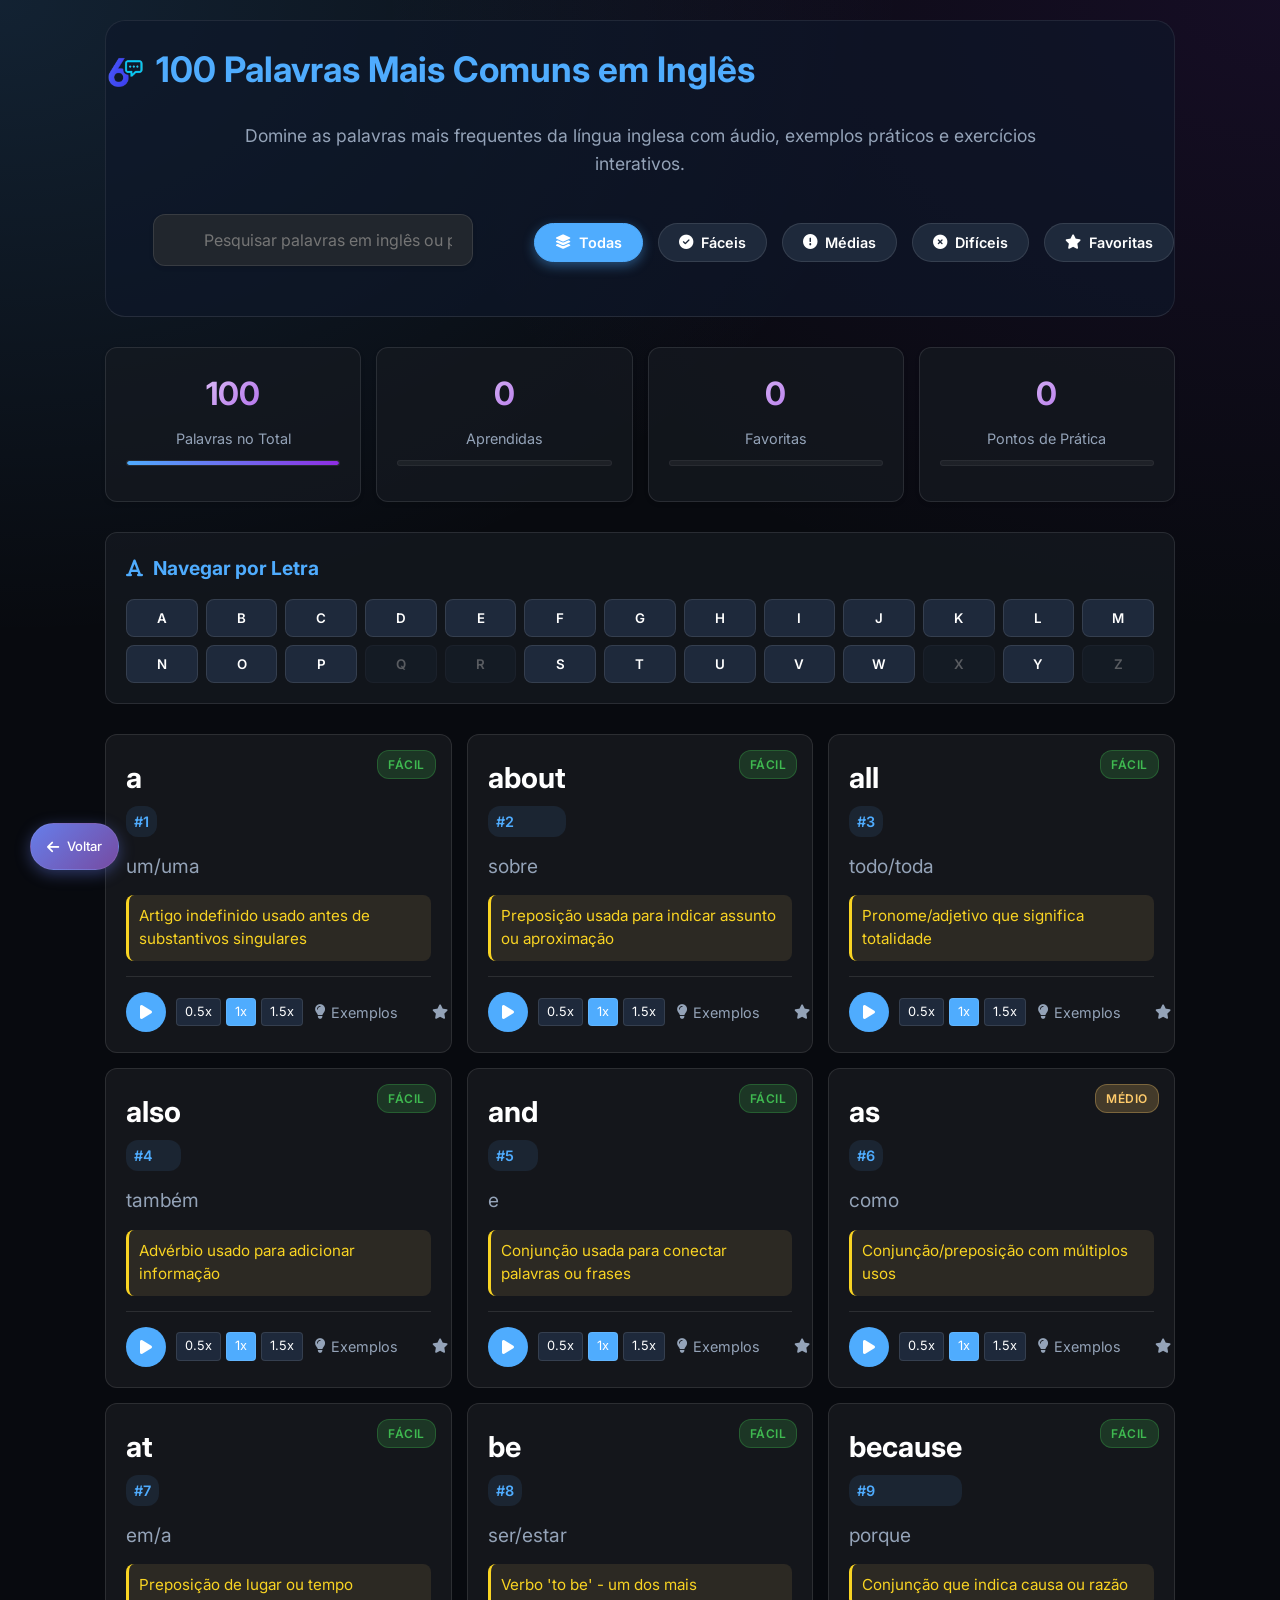
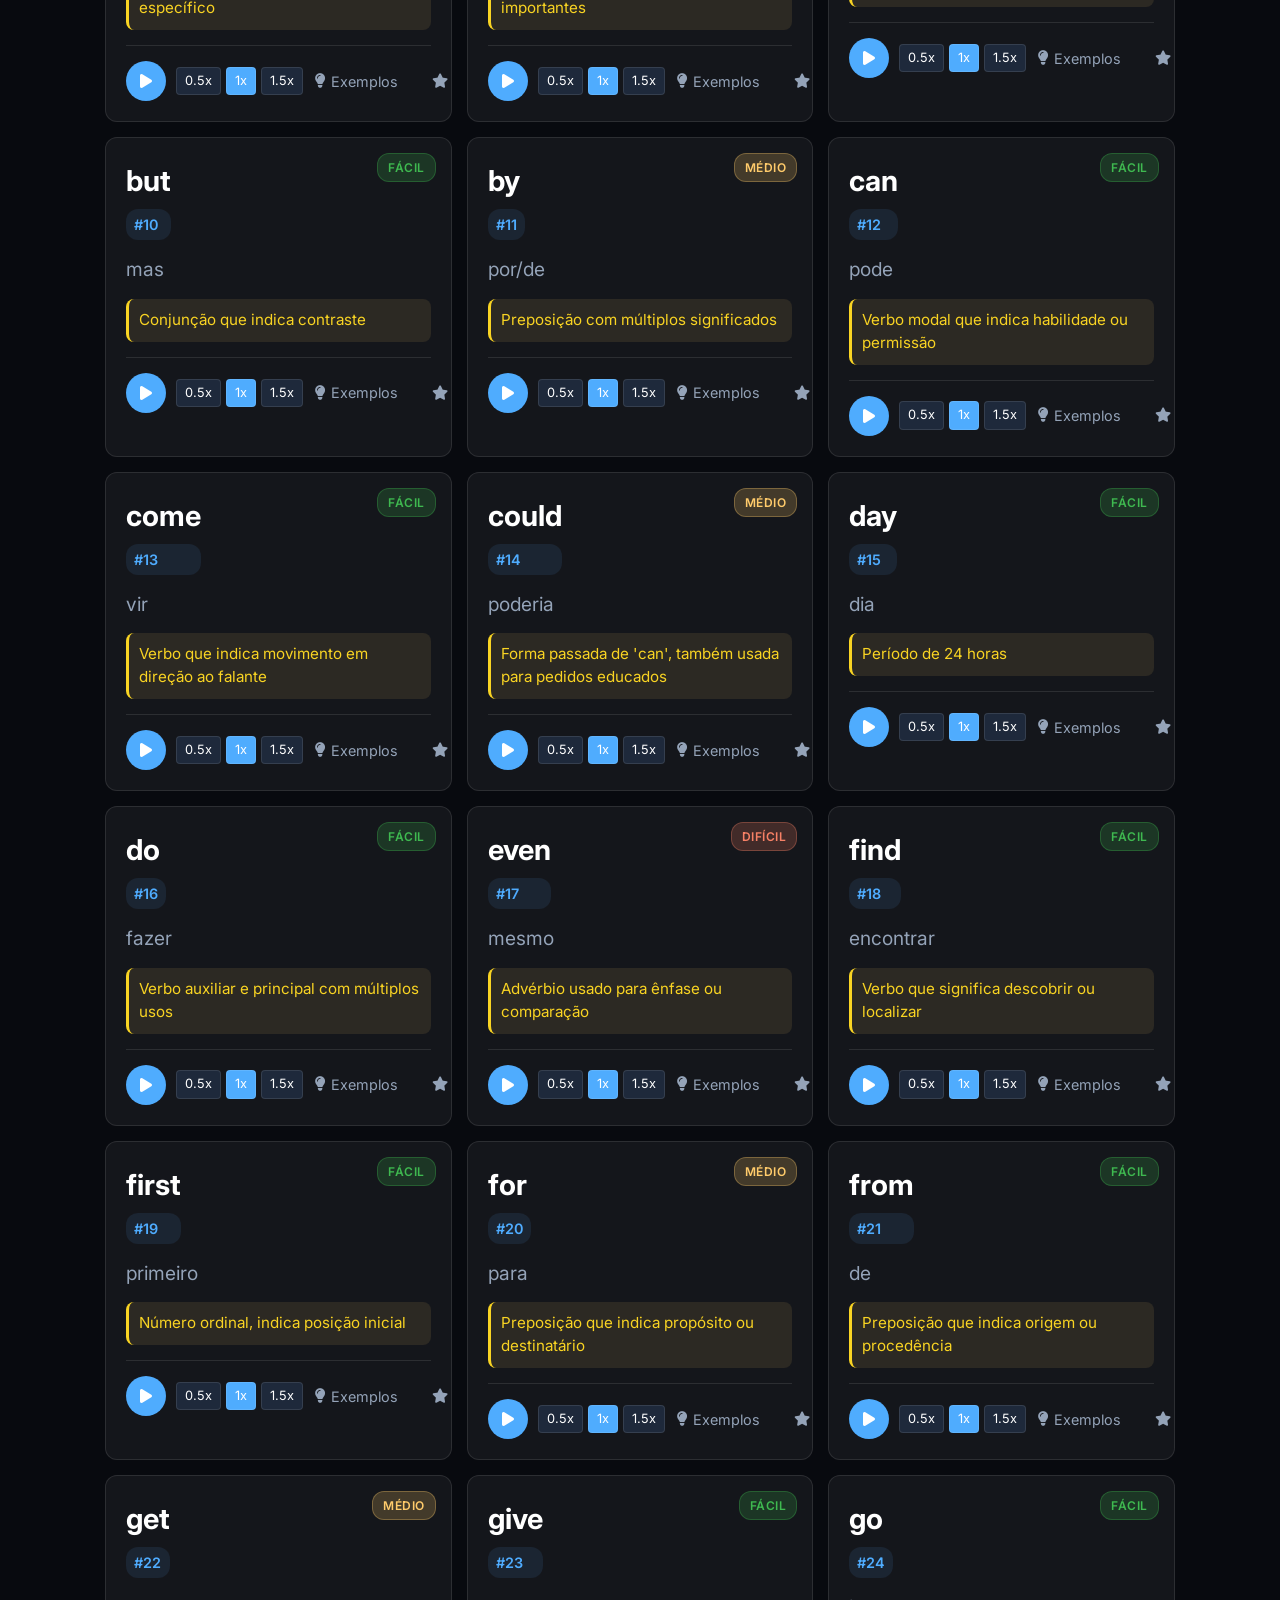
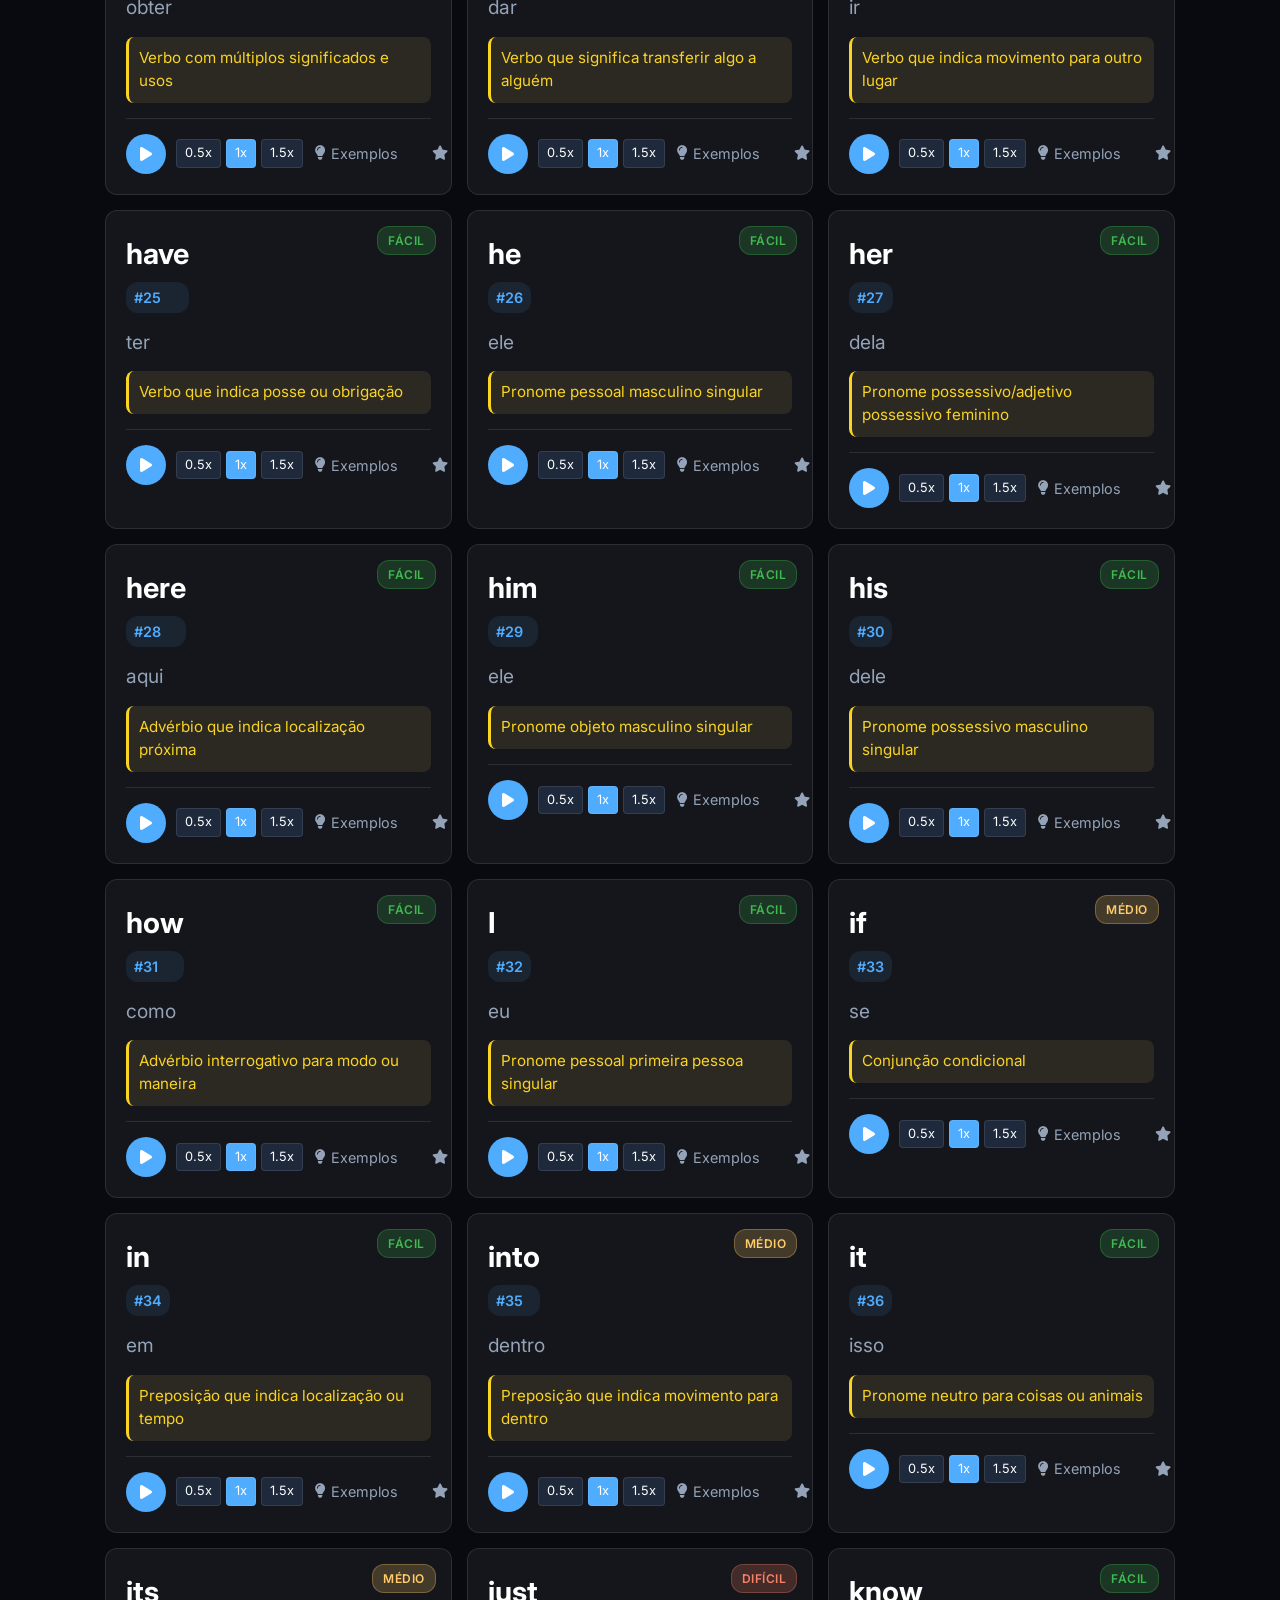
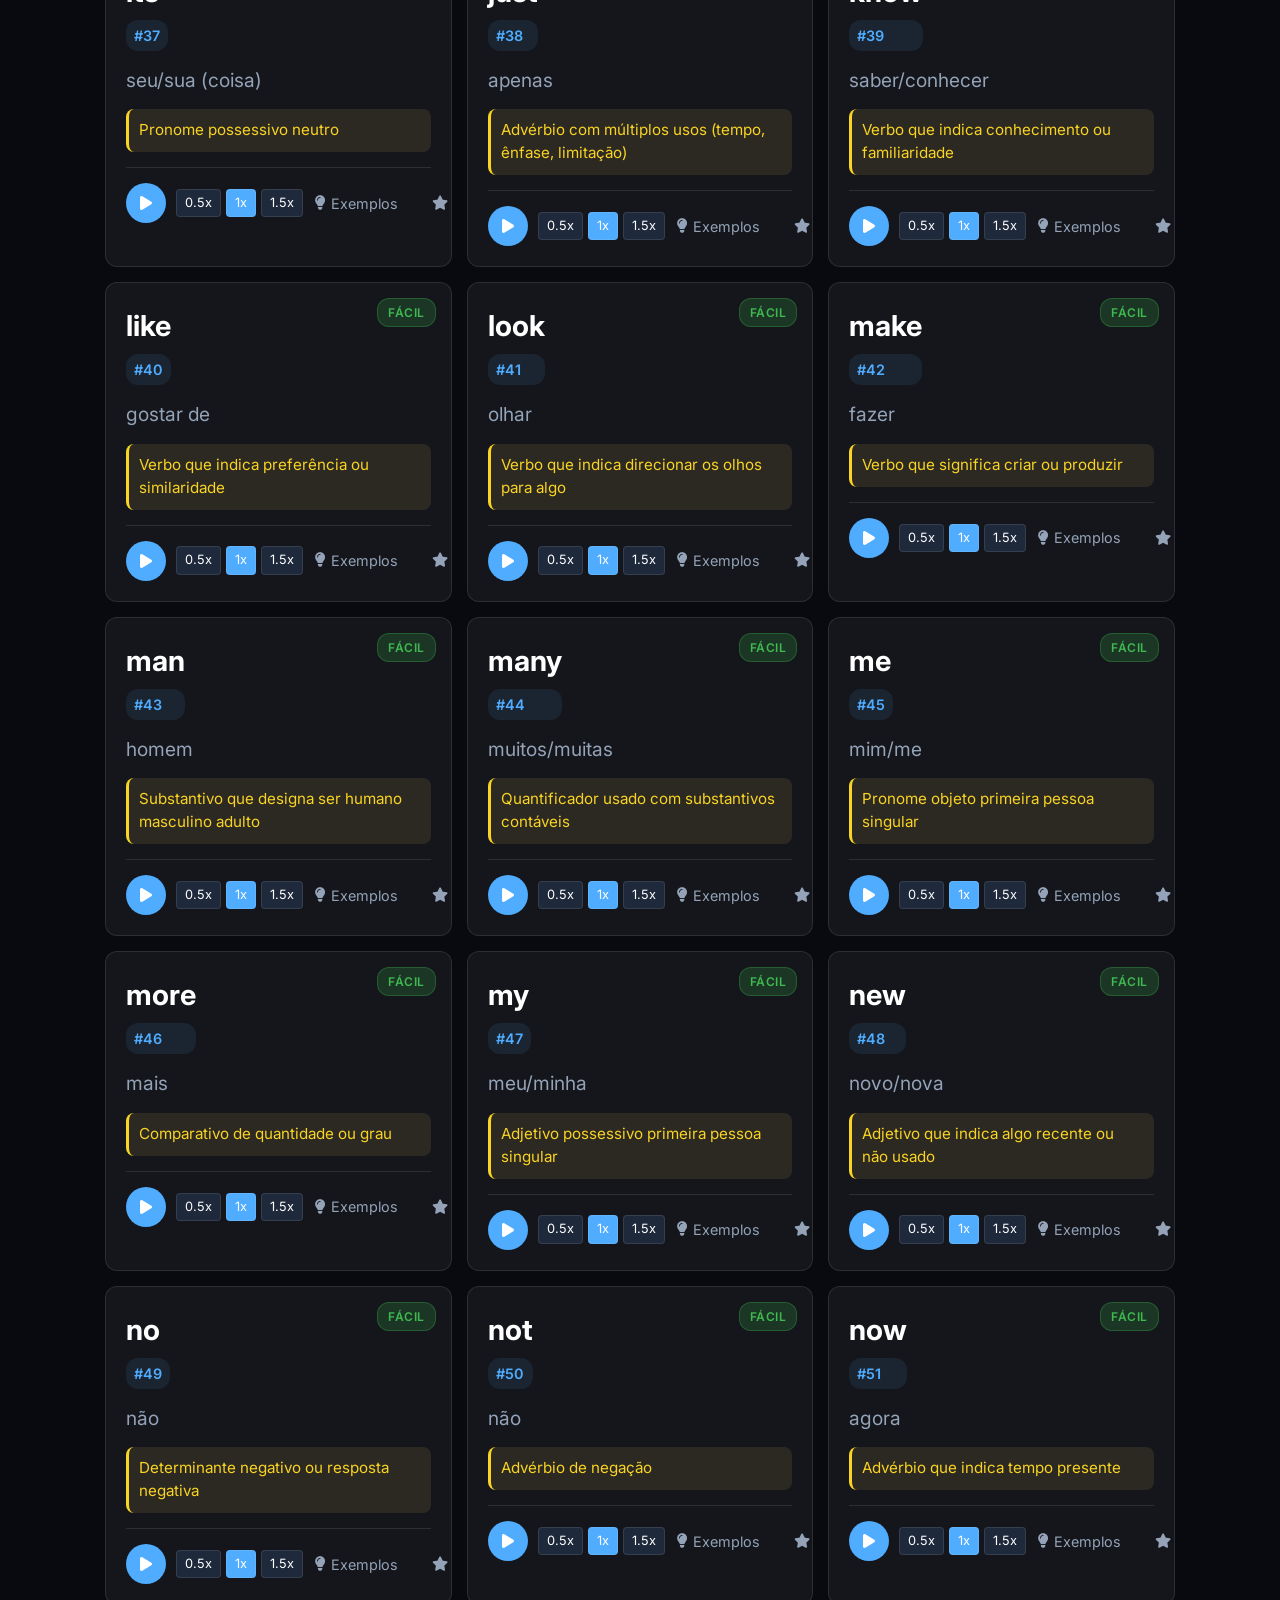
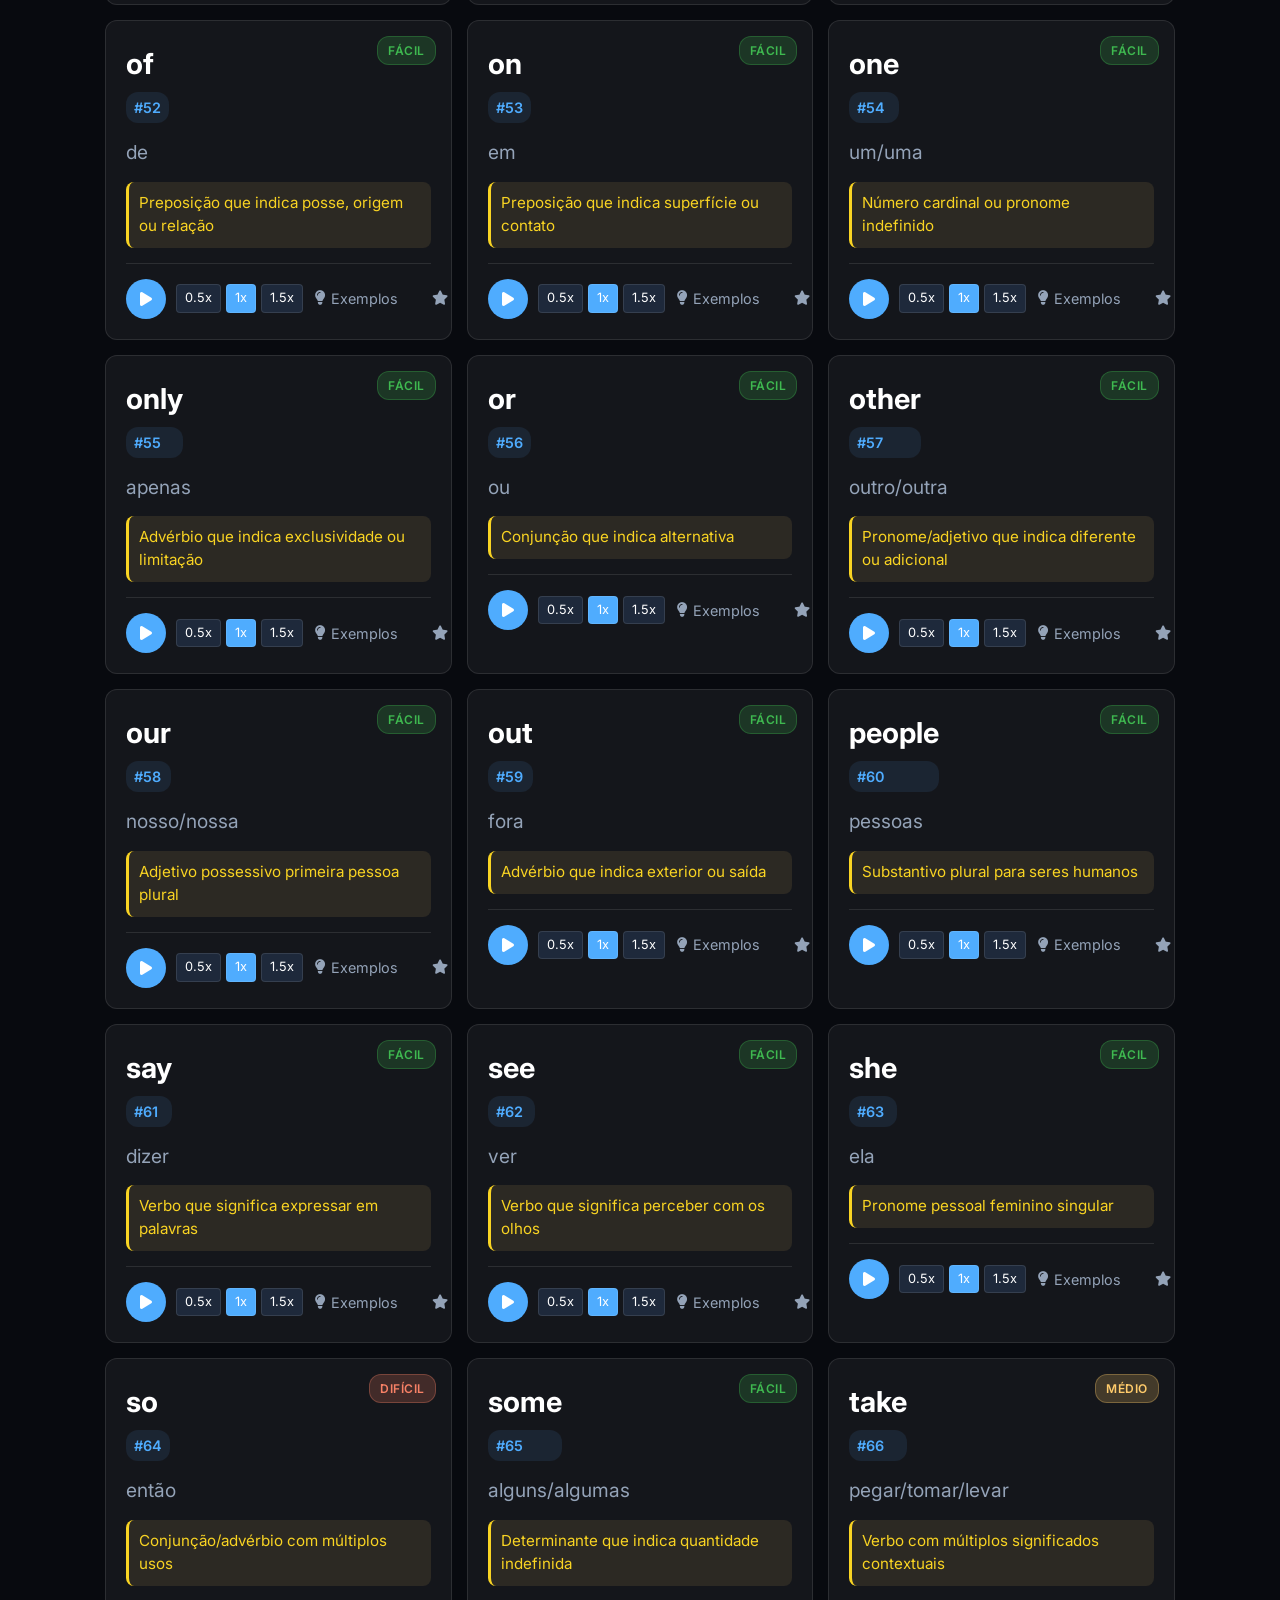
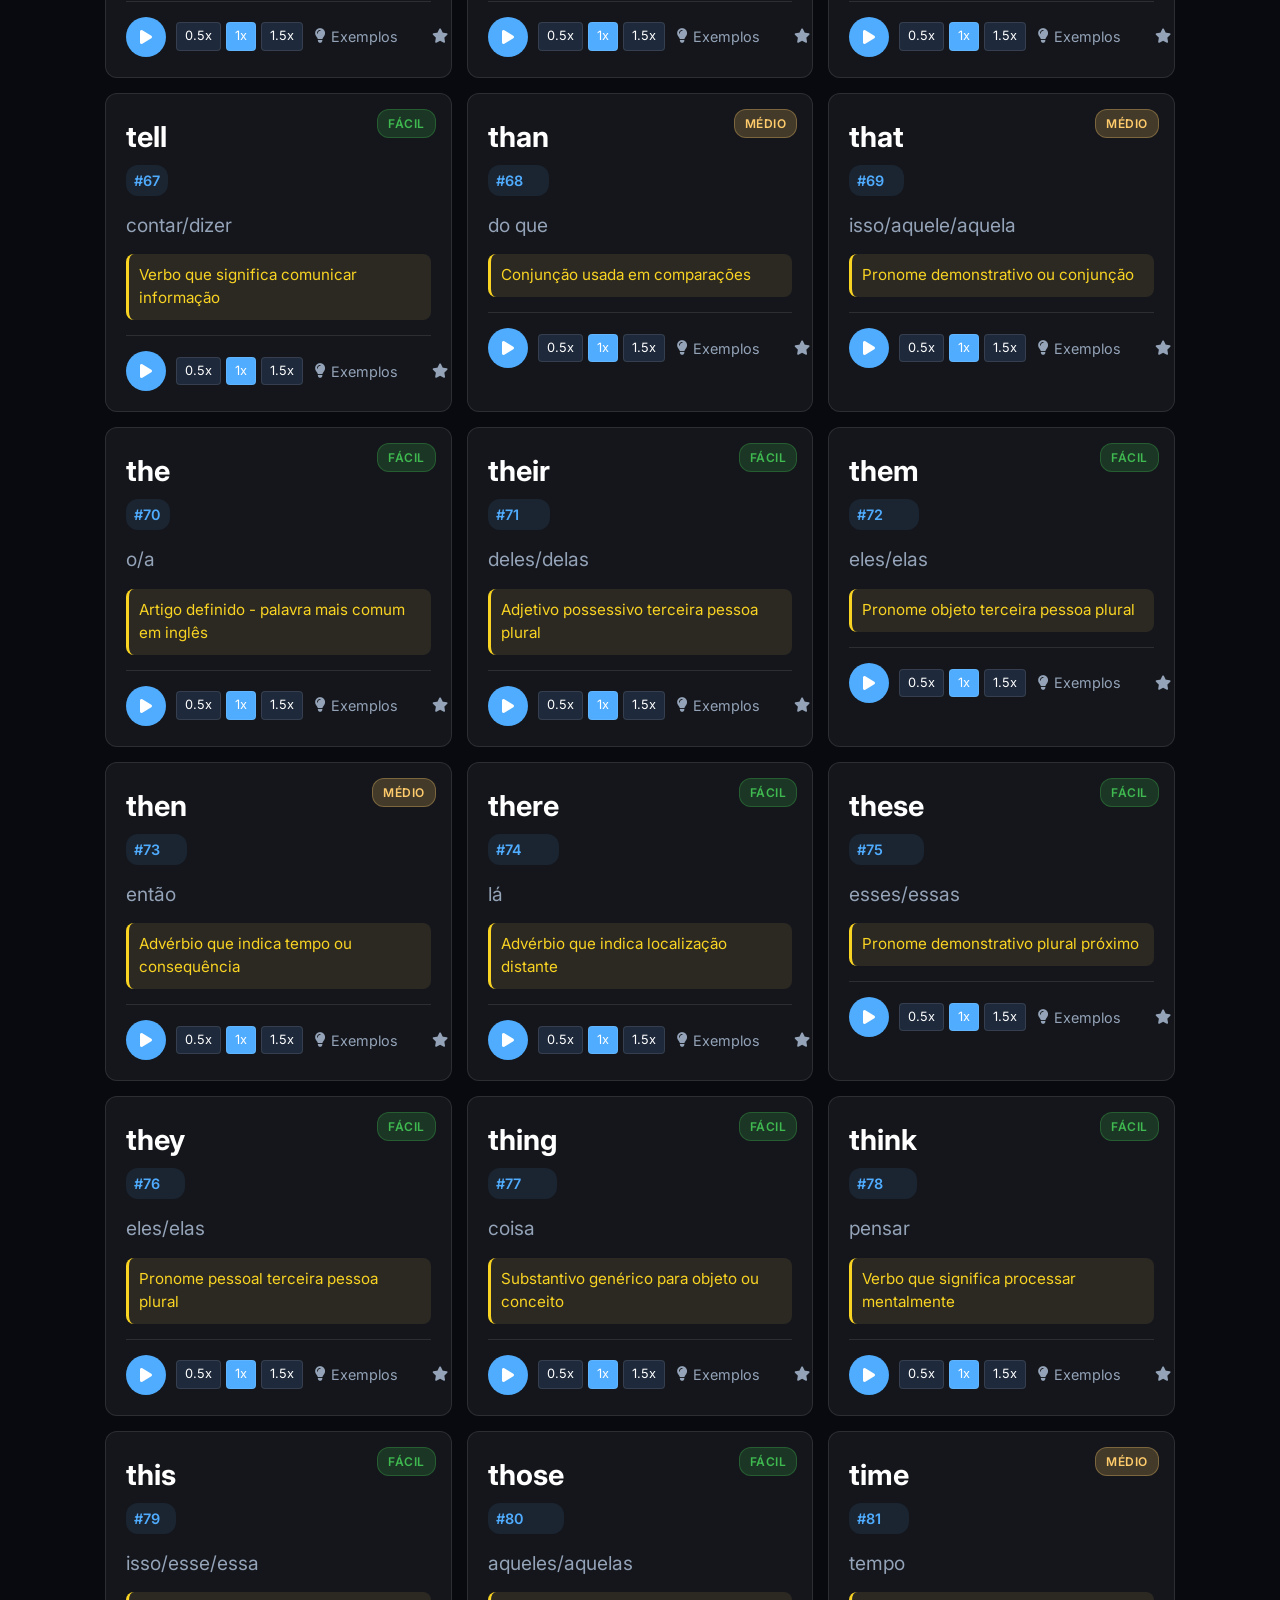
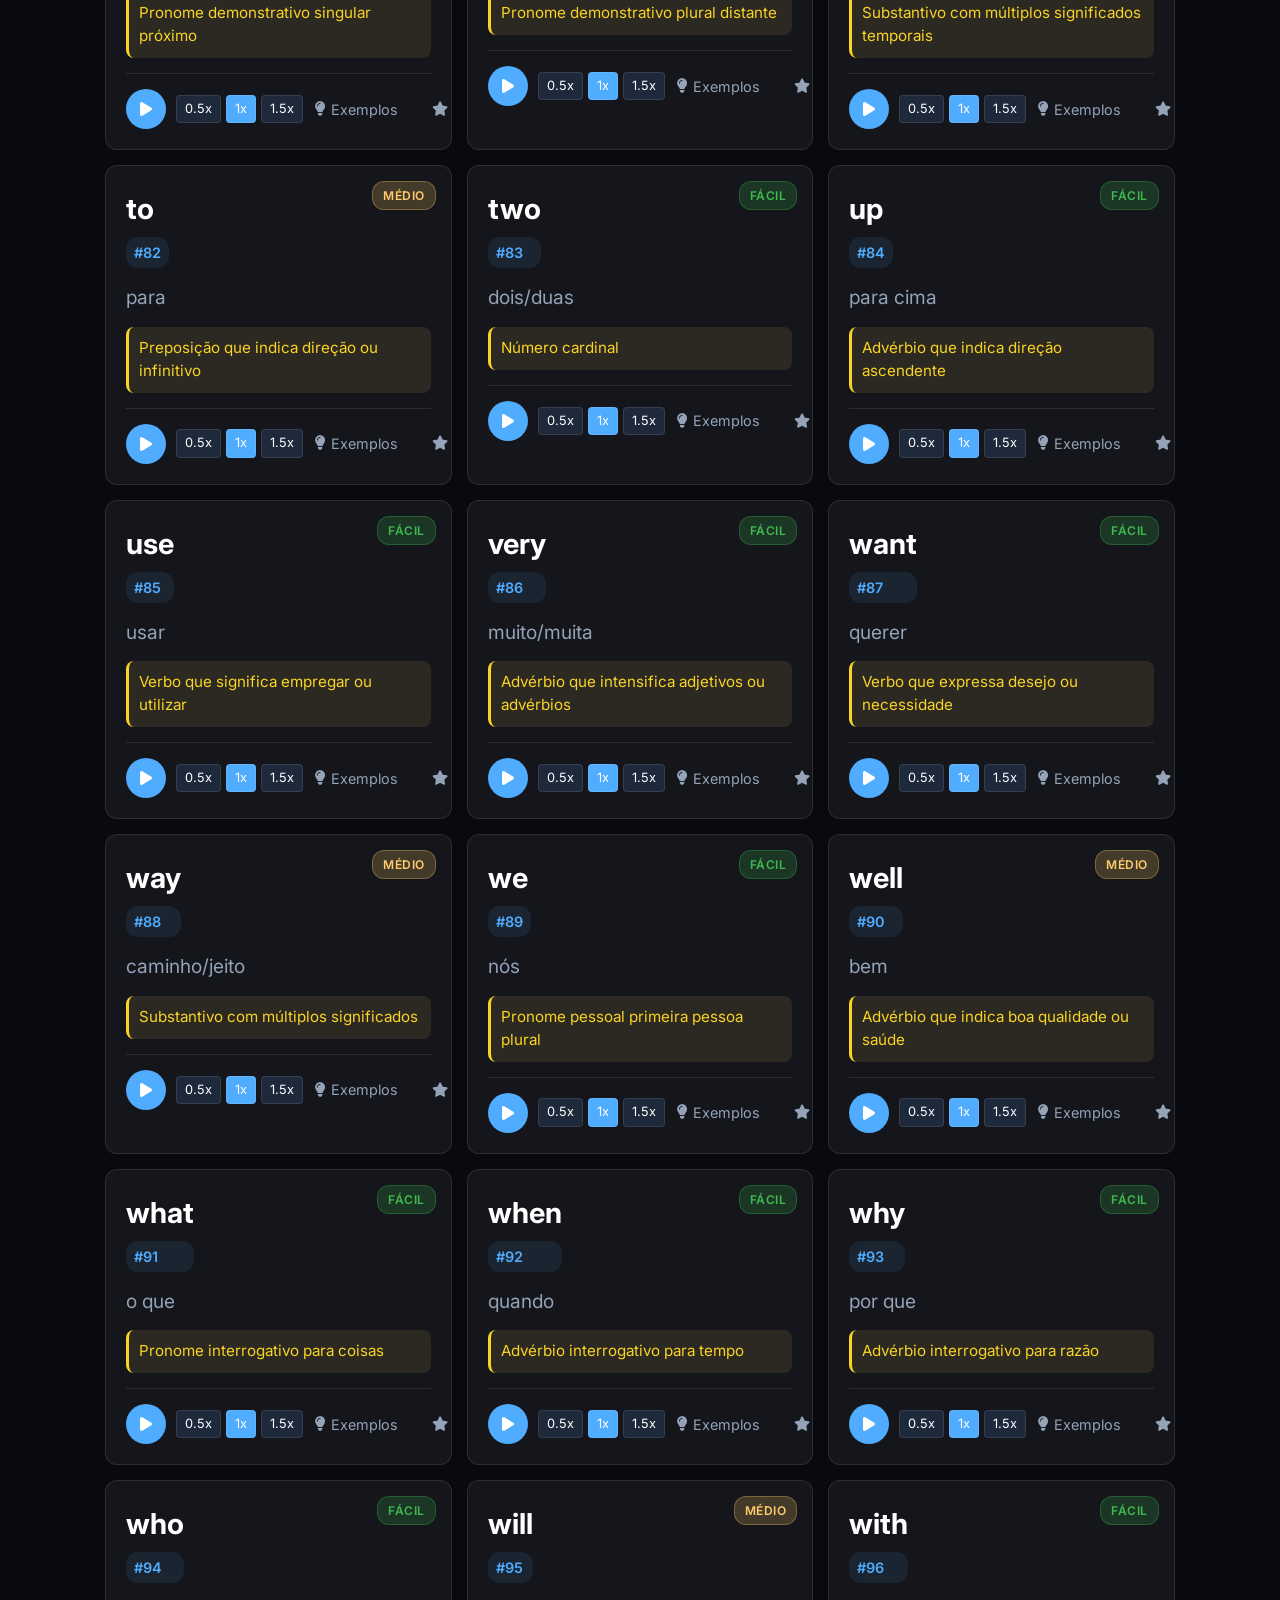
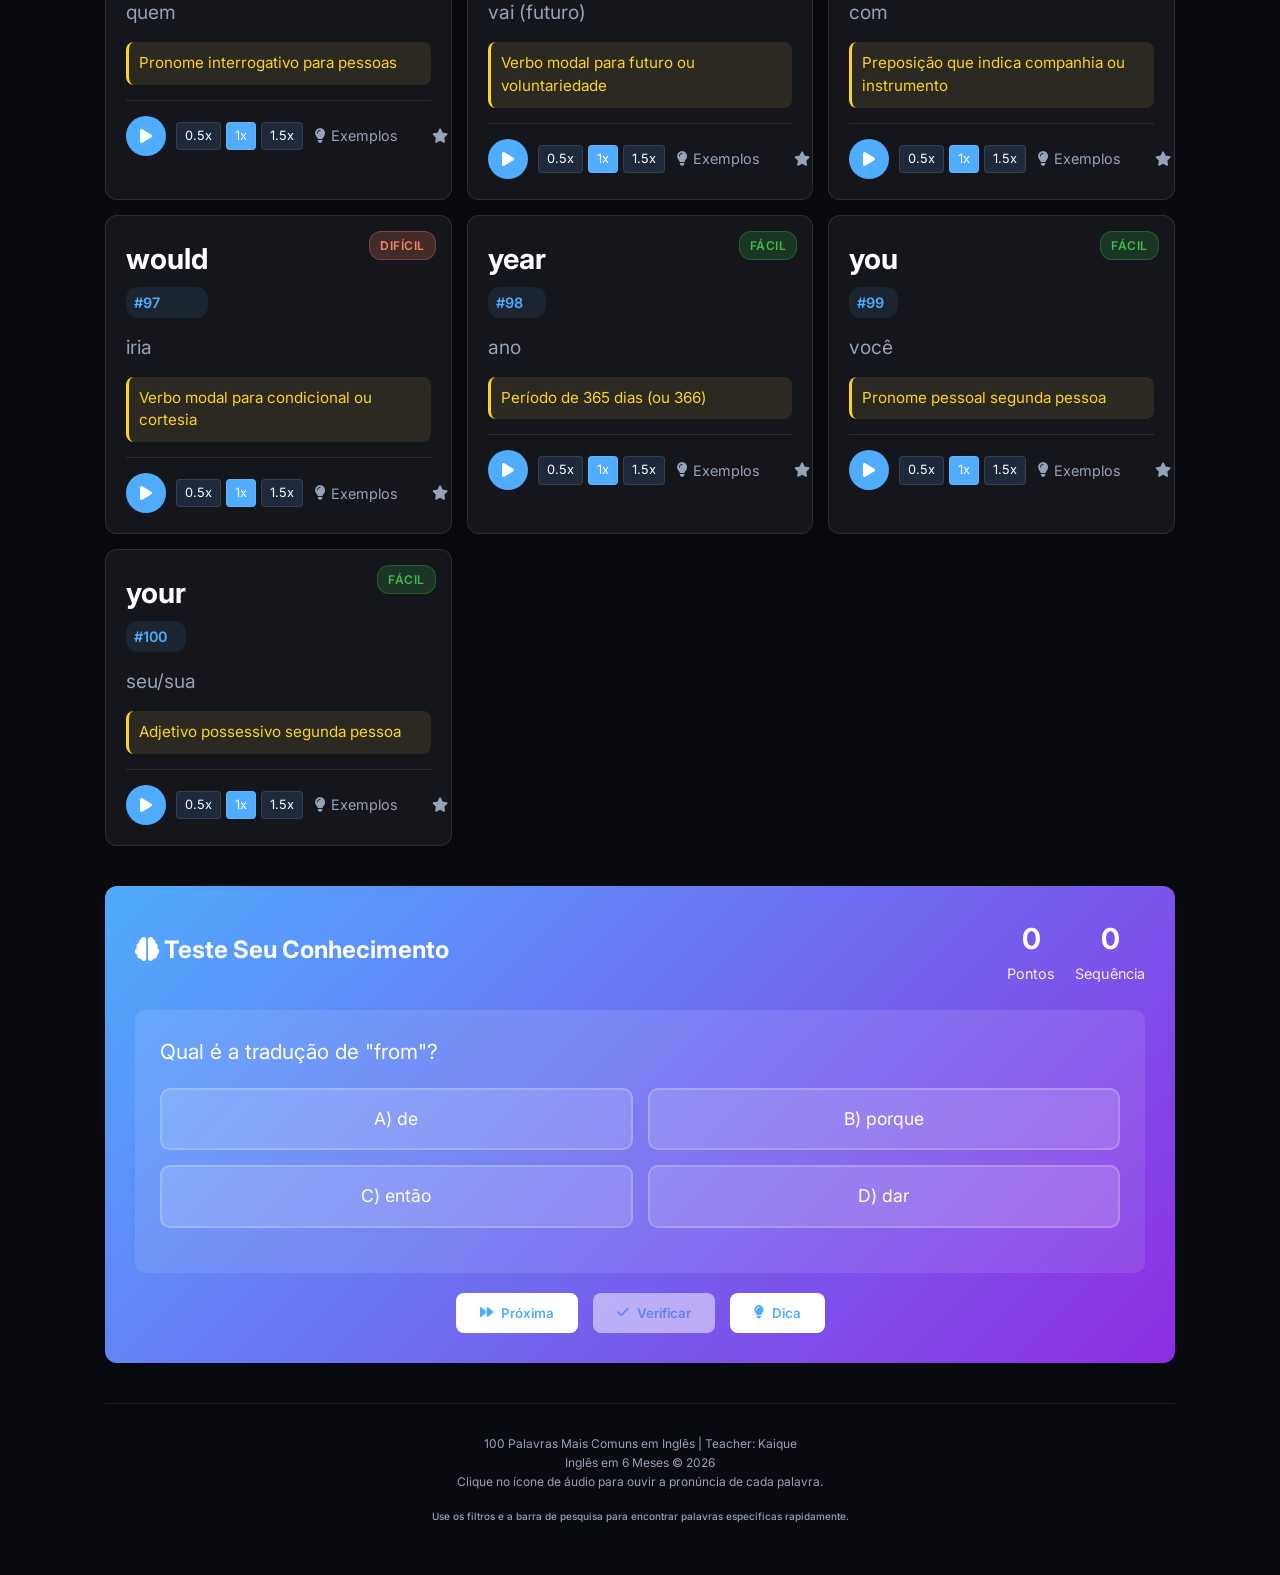
<file: pages/frequentes/palavras.html>
<!DOCTYPE html>
<html lang="pt-BR">
<head>
    <meta charset="UTF-8">
    <meta name="viewport" content="width=device-width, initial-scale=1.0">
    <title>100 Palavras Mais Comuns em Inglês</title>
    <link rel="stylesheet" href="https://cdnjs.cloudflare.com/ajax/libs/font-awesome/6.4.0/css/all.min.css">
    <link href="https://fonts.googleapis.com/css2?family=Inter:wght@300;400;500;600;700&display=swap" rel="stylesheet">
    <link rel="stylesheet" href="../../css/modules/main.css">
    <link rel="shortcut icon" href="../../icons/icon.ico" type="image/x-icon">

    <style>
        /* ===== VARIÁVEIS E CONFIGURAÇÕES ===== */
        :root {
            --category-bg: #161b22;
            --word-bg: rgba(255, 255, 255, 0.05);
            --search-bg: #21262d;
            --letter-color: #58a6ff;
            --difficulty-easy: #3fb950;
            --difficulty-medium: #ffcb6b;
            --difficulty-hard: #f78166;
        }

        /* ===== LAYOUT PRINCIPAL ===== */
        .container {
            width: 100%;
            max-width: 1100px;
            margin: 0 auto;
            opacity: 0;
            transform: translateY(20px);
            animation: containerEntrance 0.8s ease-out forwards;
            padding: 0 15px;
        }

        /* ===== HEADER ===== */
        .header {
            text-align: center;
            margin-bottom: 30px;
            padding: 20px 0;
            border-bottom: 1px solid var(--border-color);
        }

        .header h1 {
            font-size: 2.2rem;
            margin-bottom: 10px;
            color: var(--accent-color);
            font-weight: 700;
            display: flex;
            align-items: center;
            justify-content: center;
            gap: 10px;
        }

        .header p {
            color: var(--text-secondary);
            font-size: 1.1rem;
            max-width: 800px;
            margin: 0 auto 20px;
            line-height: 1.6;
        }

        /* ===== BARRA DE PESQUISA E FILTROS ===== */
        .search-container {
            position: relative;
            max-width: 600px;
            margin: 0 auto 30px;
        }

        .search-box {
            width: 100%;
            padding: 15px 20px;
            padding-left: 50px;
            background-color: var(--search-bg);
            border: 1px solid var(--border-color);
            border-radius: 12px;
            color: var(--text-primary);
            font-size: 1rem;
            transition: all 0.3s ease;
        }

        .search-box:focus {
            outline: none;
            border-color: var(--accent-color);
            box-shadow: 0 0 0 2px rgba(88, 166, 255, 0.1);
        }

        .search-icon {
            position: absolute;
            left: 20px;
            top: 50%;
            transform: translateY(-50%);
            color: var(--text-secondary);
            font-size: 1.2rem;
        }

        .filters-container {
            display: flex;
            justify-content: center;
            gap: 15px;
            margin-bottom: 25px;
            flex-wrap: wrap;
        }

        .filter-btn {
            background-color: var(--button-bg);
            color: var(--text-primary);
            border: 1px solid var(--border-color);
            border-radius: 20px;
            padding: 10px 20px;
            font-size: 0.9rem;
            cursor: pointer;
            transition: all 0.3s ease;
            display: flex;
            align-items: center;
            gap: 8px;
        }

        .filter-btn:hover {
            background-color: var(--button-hover);
            transform: translateY(-2px);
        }

        .filter-btn.active {
            background-color: var(--accent-color);
            color: white;
            border-color: var(--accent-color);
        }

        /* ===== CONTADORES E ESTATÍSTICAS ===== */
        .stats-container {
            display: grid;
            grid-template-columns: repeat(auto-fit, minmax(180px, 1fr));
            gap: 15px;
            margin-bottom: 30px;
        }

        .stat-card {
            background-color: var(--card-bg);
            border: 1px solid var(--border-color);
            border-radius: 12px;
            padding: 20px;
            text-align: center;
            transition: all 0.3s ease;
        }

        .stat-card:hover {
            transform: translateY(-5px);
            box-shadow: 0 5px 20px rgba(0, 0, 0, 0.2);
        }

        .stat-number {
            font-size: 2rem;
            font-weight: 700;
            color: var(--accent-color);
            margin-bottom: 8px;
        }

        .stat-label {
            font-size: 0.9rem;
            color: var(--text-secondary);
        }

        .progress-bar {
            height: 6px;
            background-color: var(--progress-bg);
            border-radius: 3px;
            margin-top: 10px;
            overflow: hidden;
        }

        .progress-fill {
            height: 100%;
            background: linear-gradient(90deg, var(--accent-color), var(--accent-purple));
            border-radius: 3px;
            width: 0%;
            transition: width 1s ease;
        }

        /* ===== NAVEGAÇÃO POR LETRAS ===== */
        .letters-nav {
            background-color: var(--card-bg);
            border-radius: 12px;
            padding: 20px;
            margin-bottom: 30px;
            border: 1px solid var(--border-color);
        }

        .letters-nav h3 {
            color: var(--accent-color);
            margin-bottom: 15px;
            font-size: 1.2rem;
            display: flex;
            align-items: center;
            gap: 10px;
        }

        .letters-grid {
            display: grid;
            grid-template-columns: repeat(13, 1fr);
            gap: 8px;
        }

        @media (max-width: 768px) {
            .letters-grid {
                grid-template-columns: repeat(7, 1fr);
            }
        }

        @media (max-width: 480px) {
            .letters-grid {
                grid-template-columns: repeat(5, 1fr);
            }
        }

        .letter-btn {
            background-color: var(--button-bg);
            color: var(--text-primary);
            border: 1px solid var(--border-color);
            border-radius: 8px;
            padding: 10px 5px;
            text-align: center;
            cursor: pointer;
            transition: all 0.3s ease;
            font-weight: 600;
        }

        .letter-btn:hover {
            background-color: var(--button-hover);
            transform: translateY(-2px);
        }

        .letter-btn.active {
            background-color: var(--accent-color);
            color: white;
            border-color: var(--accent-color);
        }

        .letter-btn.disabled {
            opacity: 0.3;
            cursor: not-allowed;
        }

        /* ===== LISTA DE PALAVRAS ===== */
        .words-grid {
            display: grid;
            grid-template-columns: repeat(auto-fill, minmax(300px, 1fr));
            gap: 15px;
            margin-bottom: 40px;
        }

        @media (max-width: 768px) {
            .words-grid {
                grid-template-columns: 1fr;
            }
        }

        .word-card {
            background-color: var(--word-bg);
            border-radius: 12px;
            padding: 20px;
            border: 1px solid var(--border-color);
            transition: all 0.3s ease;
            position: relative;
            overflow: hidden;
        }

        .word-card:hover {
            transform: translateY(-5px);
            box-shadow: 0 8px 25px rgba(0, 0, 0, 0.2);
            border-color: var(--accent-color);
        }

        .word-header {
            display: flex;
            justify-content: space-between;
            align-items: flex-start;
            margin-bottom: 15px;
        }

        .word-en {
            font-size: 1.8rem;
            font-weight: 700;
            color: var(--text-primary);
            margin-bottom: 5px;
        }

        .word-number {
            font-size: 0.9rem;
            color: var(--accent-color);
            background-color: rgba(88, 166, 255, 0.1);
            padding: 4px 8px;
            border-radius: 12px;
            font-weight: 600;
        }

        .word-pt {
            font-size: 1.2rem;
            color: var(--text-secondary);
            margin-bottom: 15px;
            line-height: 1.5;
        }

        .word-explanation {
            font-size: 0.95rem;
            color: var(--accent-yellow);
            margin-bottom: 15px;
            padding: 10px;
            background-color: rgba(255, 203, 107, 0.1);
            border-radius: 8px;
            border-left: 3px solid var(--accent-yellow);
            line-height: 1.5;
        }

        .word-examples {
            font-size: 0.9rem;
            color: var(--text-secondary);
            margin-bottom: 15px;
            padding: 10px;
            background-color: rgba(255, 255, 255, 0.05);
            border-radius: 8px;
            border-left: 3px solid var(--accent-green);
            display: none;
        }

        .word-examples.show {
            display: block;
            animation: slideInUp 0.3s ease;
        }

        .example-item {
            margin-bottom: 8px;
            padding: 5px 0;
            border-bottom: 1px solid rgba(255, 255, 255, 0.05);
        }

        .example-item:last-child {
            margin-bottom: 0;
            border-bottom: none;
        }

        .example-en {
            color: var(--text-primary);
            margin-bottom: 3px;
        }

        .example-pt {
            color: var(--text-secondary);
            font-size: 0.85rem;
        }

        /* ===== CONTROLES DE PALAVRA ===== */
        .word-controls {
            display: flex;
            justify-content: space-between;
            align-items: center;
            margin-top: 15px;
            padding-top: 15px;
            border-top: 1px solid rgba(255, 255, 255, 0.1);
        }

        .audio-controls {
            display: flex;
            align-items: center;
            gap: 10px;
        }

        .play-button {
            background-color: var(--accent-color);
            color: white;
            border: none;
            border-radius: 50%;
            width: 40px;
            height: 40px;
            display: flex;
            align-items: center;
            justify-content: center;
            cursor: pointer;
            transition: all 0.3s ease;
            font-size: 1rem;
        }

        .play-button:hover {
            background-color: var(--accent-purple);
            transform: scale(1.1);
        }

        .play-button.playing {
            background-color: var(--accent-pink);
            animation: pulse 1.5s infinite;
        }

        .audio-speed {
            display: flex;
            align-items: center;
            gap: 5px;
        }

        .speed-control {
            background-color: var(--button-bg);
            border: 1px solid var(--border-color);
            border-radius: 4px;
            padding: 3px 8px;
            color: var(--text-primary);
            cursor: pointer;
            transition: all 0.2s ease;
            font-size: 0.8rem;
        }

        .speed-control.active {
            background-color: var(--accent-color);
            color: white;
        }

        .speed-control:hover {
            background-color: var(--button-hover);
        }

        .action-buttons {
            display: flex;
            gap: 10px;
        }

        .example-toggle, .favorite-btn {
            background: none;
            border: none;
            color: var(--text-secondary);
            cursor: pointer;
            display: flex;
            align-items: center;
            gap: 5px;
            padding: 8px 12px;
            border-radius: 6px;
            transition: all 0.2s ease;
            font-size: 0.9rem;
        }

        .example-toggle:hover {
            background-color: rgba(63, 185, 80, 0.1);
            color: var(--accent-green);
        }

        .favorite-btn:hover {
            background-color: rgba(255, 123, 114, 0.1);
            color: var(--accent-pink);
        }

        .favorite-btn.active {
            color: var(--accent-pink);
        }

        /* ===== DIFICULDADE ===== */
        .difficulty-badge {
            position: absolute;
            top: 15px;
            right: 15px;
            padding: 4px 10px;
            border-radius: 12px;
            font-size: 0.75rem;
            font-weight: 600;
            text-transform: uppercase;
            letter-spacing: 0.5px;
        }

        .difficulty-easy {
            background-color: rgba(63, 185, 80, 0.2);
            color: var(--difficulty-easy);
            border: 1px solid rgba(63, 185, 80, 0.3);
        }

        .difficulty-medium {
            background-color: rgba(255, 203, 107, 0.2);
            color: var(--difficulty-medium);
            border: 1px solid rgba(255, 203, 107, 0.3);
        }

        .difficulty-hard {
            background-color: rgba(247, 129, 102, 0.2);
            color: var(--difficulty-hard);
            border: 1px solid rgba(247, 129, 102, 0.3);
        }

        /* ===== RESULTADOS DA PESQUISA ===== */
        .search-results {
            background-color: var(--card-bg);
            border-radius: 12px;
            padding: 25px;
            margin-bottom: 30px;
            border: 1px solid var(--border-color);
            display: none;
        }

        .search-results.show {
            display: block;
            animation: slideInUp 0.3s ease;
        }

        .search-results-header {
            display: flex;
            justify-content: space-between;
            align-items: center;
            margin-bottom: 20px;
        }

        .search-results-title {
            color: var(--accent-color);
            font-size: 1.3rem;
            font-weight: 600;
        }

        .clear-search {
            background: none;
            border: none;
            color: var(--text-secondary);
            cursor: pointer;
            display: flex;
            align-items: center;
            gap: 5px;
            font-size: 0.9rem;
        }

        .clear-search:hover {
            color: var(--accent-pink);
        }

        .no-results {
            text-align: center;
            padding: 40px;
            color: var(--text-secondary);
        }

        /* ===== EXERCÍCIO INTERATIVO ===== */
        .exercise-section {
            background: linear-gradient(135deg, var(--accent-color), var(--accent-purple));
            border-radius: 12px;
            padding: 30px;
            margin-bottom: 40px;
            color: white;
        }

        .exercise-header {
            display: flex;
            justify-content: space-between;
            align-items: center;
            margin-bottom: 25px;
        }

        .exercise-title {
            font-size: 1.5rem;
            font-weight: 700;
            color: white;
        }

        .exercise-stats {
            display: flex;
            gap: 20px;
        }

        .exercise-stat {
            text-align: center;
        }

        .exercise-number {
            font-size: 1.8rem;
            font-weight: 700;
        }

        .exercise-label {
            font-size: 0.9rem;
            opacity: 0.9;
        }

        .exercise-content {
            background-color: rgba(255, 255, 255, 0.1);
            border-radius: 10px;
            padding: 25px;
            margin-bottom: 20px;
        }

        .exercise-question {
            font-size: 1.3rem;
            margin-bottom: 20px;
            color: white;
        }

        .exercise-options {
            display: grid;
            grid-template-columns: repeat(2, 1fr);
            gap: 15px;
            margin-bottom: 20px;
        }

        @media (max-width: 768px) {
            .exercise-options {
                grid-template-columns: 1fr;
            }
        }

        .exercise-option {
            background-color: rgba(255, 255, 255, 0.15);
            border: 2px solid rgba(255, 255, 255, 0.2);
            border-radius: 10px;
            padding: 15px;
            color: white;
            cursor: pointer;
            transition: all 0.3s ease;
            text-align: center;
            font-size: 1.1rem;
        }

        .exercise-option:hover {
            background-color: rgba(255, 255, 255, 0.25);
            transform: translateY(-3px);
        }

        .exercise-option.correct {
            background-color: rgba(63, 185, 80, 0.5);
            border-color: var(--accent-green);
        }

        .exercise-option.incorrect {
            background-color: rgba(247, 129, 102, 0.5);
            border-color: var(--accent-orange);
        }

        .exercise-feedback {
            display: none;
            padding: 15px;
            background-color: rgba(255, 255, 255, 0.1);
            border-radius: 10px;
            margin-top: 15px;
        }

        .exercise-feedback.show {
            display: block;
            animation: slideInUp 0.3s ease;
        }

        .feedback-correct {
            color: #a7ffa7;
        }

        .feedback-incorrect {
            color: #ffa7a7;
        }

        .exercise-controls {
            display: flex;
            justify-content: center;
            gap: 15px;
        }

        .exercise-btn {
            background-color: white;
            color: var(--accent-color);
            border: none;
            border-radius: 8px;
            padding: 12px 24px;
            font-weight: 600;
            cursor: pointer;
            transition: all 0.3s ease;
            display: flex;
            align-items: center;
            gap: 8px;
        }

        .exercise-btn:hover {
            transform: translateY(-3px);
            box-shadow: 0 5px 15px rgba(255, 255, 255, 0.2);
        }

        .exercise-btn:disabled {
            opacity: 0.5;
            cursor: not-allowed;
            transform: none;
        }

        /* ===== FOOTER ===== */
        .footer {
            text-align: center;
            font-size: 12px;
            color: var(--text-secondary);
            padding: 30px 20px;
            margin-top: 40px;
            border-top: 1px solid var(--border-color);
        }

        .teacher-info {
            display: flex;
            align-items: center;
            justify-content: center;
            gap: 10px;
            margin-top: 10px;
            font-size: 1rem;
        }

        .teacher-info i {
            color: var(--accent-pink);
        }

        /* ===== BOTÃO VOLTAR ===== */
        .back-button {
            position: fixed;
            bottom: 30px;
            left: 30px;
            display: flex;
            align-items: center;
            gap: 8px;
            padding: 12px 16px;
            background: linear-gradient(135deg, #667eea 0%, #764ba2 100%);
            color: white;
            text-decoration: none;
            border-radius: 50px;
            box-shadow: 0 4px 15px rgba(102, 126, 234, 0.4);
            font-weight: 500;
            transition: all 0.3s ease;
            z-index: 100;
        }

        .back-button:hover {
            transform: translateY(-3px);
            box-shadow: 0 6px 20px rgba(102, 126, 234, 0.6);
        }

        /* ===== MODAL DE FAVORITOS ===== */
        .modal-overlay {
            position: fixed;
            top: 0;
            left: 0;
            right: 0;
            bottom: 0;
            background-color: rgba(0, 0, 0, 0.8);
            display: flex;
            justify-content: center;
            align-items: center;
            z-index: 1000;
            opacity: 0;
            visibility: hidden;
            transition: all 0.3s ease;
        }

        .modal-overlay.active {
            opacity: 1;
            visibility: visible;
        }

        .modal {
            background-color: var(--card-bg);
            border-radius: 12px;
            padding: 30px;
            width: 90%;
            max-width: 800px;
            max-height: 80vh;
            overflow-y: auto;
            box-shadow: 0 10px 30px rgba(0, 0, 0, 0.5);
            transform: translateY(-20px);
            transition: transform 0.3s ease;
        }

        .modal-overlay.active .modal {
            transform: translateY(0);
        }

        .modal-header {
            display: flex;
            justify-content: space-between;
            align-items: center;
            margin-bottom: 25px;
            border-bottom: 1px solid var(--border-color);
            padding-bottom: 15px;
        }

        .modal-header h2 {
            color: var(--accent-color);
            font-size: 1.8rem;
            display: flex;
            align-items: center;
            gap: 10px;
        }

        .close-modal {
            background: none;
            border: none;
            color: var(--text-secondary);
            font-size: 1.5rem;
            cursor: pointer;
            transition: color 0.2s ease;
        }

        .close-modal:hover {
            color: var(--accent-pink);
        }

        /* ===== ANIMAÇÕES ===== */
        @keyframes slideInUp {
            from {
                transform: translateY(10px);
                opacity: 0;
            }
            to {
                transform: translateY(0);
                opacity: 1;
            }
        }

        @keyframes highlight {
            0% {
                background-color: transparent;
            }
            50% {
                background-color: rgba(88, 166, 255, 0.3);
            }
            100% {
                background-color: transparent;
            }
        }

        .highlight {
            animation: highlight 1s ease;
        }

        /* ===== RESPONSIVIDADE ===== */
        @media (max-width: 768px) {
            .container {
                padding: 0 10px;
            }

            .header h1 {
                font-size: 1.8rem;
            }

            .word-en {
                font-size: 1.5rem;
            }

            .word-pt {
                font-size: 1.1rem;
            }

            .back-button {
                bottom: 20px;
                left: 20px;
                padding: 10px 14px;
            }

            .stats-container {
                grid-template-columns: repeat(2, 1fr);
            }

            .exercise-section {
                padding: 20px;
            }
        }

        @media (max-width: 480px) {
            .header h1 {
                font-size: 1.6rem;
            }

            .header p {
                font-size: 1rem;
            }

            .stat-number {
                font-size: 1.5rem;
            }

            .word-card {
                padding: 15px;
            }

            .word-controls {
                flex-direction: column;
                gap: 10px;
                align-items: stretch;
            }

            .audio-controls {
                justify-content: center;
            }

            .action-buttons {
                justify-content: center;
            }

            .filters-container {
                gap: 10px;
            }

            .filter-btn {
                padding: 8px 15px;
                font-size: 0.85rem;
            }
        }
    </style>
</head>
<body>
    <!-- Modal de Favoritos -->
    <div class="modal-overlay" id="favoritesModal">
        <div class="modal">
            <div class="modal-header">
                <h2><i class="fas fa-star"></i> Palavras Favoritas</h2>
                <button class="close-modal" id="closeModal">
                    <i class="fas fa-times"></i>
                </button>
            </div>
            <div id="favoritesList"></div>
        </div>
    </div>

    <div class="container">
        <header class="header">
            <h1><img src="../../icons/icon.ico" width="40" alt=""> 100 Palavras Mais Comuns em Inglês</h1>
            <p>Domine as palavras mais frequentes da língua inglesa com áudio, exemplos práticos e exercícios interativos.</p>
            
            <!-- Barra de pesquisa -->
            <div class="search-container">
                <div class="search-icon">
                    <i class="fas fa-search"></i>
                </div>
                <input type="text" class="search-box" id="searchBox" placeholder="Pesquisar palavras em inglês ou português...">
            </div>

            <!-- Filtros -->
            <div class="filters-container">
                <button class="filter-btn active" data-filter="all">
                    <i class="fas fa-layer-group"></i> Todas
                </button>
                <button class="filter-btn" data-filter="easy">
                    <i class="fas fa-check-circle"></i> Fáceis
                </button>
                <button class="filter-btn" data-filter="medium">
                    <i class="fas fa-exclamation-circle"></i> Médias
                </button>
                <button class="filter-btn" data-filter="hard">
                    <i class="fas fa-times-circle"></i> Difíceis
                </button>
                <button class="filter-btn" data-filter="favorites">
                    <i class="fas fa-star"></i> Favoritas
                </button>
            </div>
        </header>

        <!-- Estatísticas -->
        <div class="stats-container">
            <div class="stat-card">
                <div class="stat-number" id="totalWords">100</div>
                <div class="stat-label">Palavras no Total</div>
                <div class="progress-bar">
                    <div class="progress-fill" id="totalProgress"></div>
                </div>
            </div>
            <div class="stat-card">
                <div class="stat-number" id="learnedWords">0</div>
                <div class="stat-label">Aprendidas</div>
                <div class="progress-bar">
                    <div class="progress-fill" id="learnedProgress"></div>
                </div>
            </div>
            <div class="stat-card">
                <div class="stat-number" id="favoriteWords">0</div>
                <div class="stat-label">Favoritas</div>
                <div class="progress-bar">
                    <div class="progress-fill" id="favoriteProgress"></div>
                </div>
            </div>
            <div class="stat-card">
                <div class="stat-number" id="practiceScore">0</div>
                <div class="stat-label">Pontos de Prática</div>
                <div class="progress-bar">
                    <div class="progress-fill" id="scoreProgress"></div>
                </div>
            </div>
        </div>

        <!-- Navegação por letras -->
        <div class="letters-nav">
            <h3><i class="fas fa-font"></i> Navegar por Letra</h3>
            <div class="letters-grid" id="lettersGrid"></div>
        </div>

        <!-- Resultados da pesquisa -->
        <div class="search-results" id="searchResults">
            <div class="search-results-header">
                <div class="search-results-title" id="resultsTitle">Resultados da Pesquisa</div>
                <button class="clear-search" id="clearSearch">
                    <i class="fas fa-times"></i> Limpar
                </button>
            </div>
            <div class="words-grid" id="resultsContainer"></div>
        </div>

        <!-- Lista de palavras -->
        <div class="words-grid" id="wordsContainer">
            <!-- Palavras serão inseridas aqui dinamicamente -->
        </div>

        <!-- Seção de exercícios -->
        <div class="exercise-section">
            <div class="exercise-header">
                <div class="exercise-title">
                    <i class="fas fa-brain"></i> Teste Seu Conhecimento
                </div>
                <div class="exercise-stats">
                    <div class="exercise-stat">
                        <div class="exercise-number" id="exerciseScore">0</div>
                        <div class="exercise-label">Pontos</div>
                    </div>
                    <div class="exercise-stat">
                        <div class="exercise-number" id="exerciseStreak">0</div>
                        <div class="exercise-label">Sequência</div>
                    </div>
                </div>
            </div>
            
            <div class="exercise-content">
                <div class="exercise-question" id="exerciseQuestion">Carregando pergunta...</div>
                <div class="exercise-options" id="exerciseOptions">
                    <!-- Opções serão inseridas dinamicamente -->
                </div>
                <div class="exercise-feedback" id="exerciseFeedback"></div>
            </div>
            
            <div class="exercise-controls">
                <button class="exercise-btn" id="nextExercise">
                    <i class="fas fa-forward"></i> Próxima
                </button>
                <button class="exercise-btn" id="checkAnswer" disabled>
                    <i class="fas fa-check"></i> Verificar
                </button>
                <button class="exercise-btn" id="showHint">
                    <i class="fas fa-lightbulb"></i> Dica
                </button>
            </div>
        </div>

                <footer class="footer">
            <p>100 Palavras Mais Comuns em Inglês | Teacher: Kaique</p>
            <p>Inglês em 6 Meses &copy; 2026</p>
            <p>Clique no ícone de áudio para ouvir a pronúncia de cada palavra.</p>
            <p><small>Use os filtros e a barra de pesquisa para encontrar palavras específicas rapidamente.</small></p>
        </footer>
    </div>

    <a href="../links/6meses.html" class="back-button">
        <i class="fas fa-arrow-left"></i>
        <span>Voltar</span>
    </a>

    <script>
        // ===== DADOS DAS PALAVRAS =====
        const wordsData = [
            { number: 1, en: "a", pt: "um/uma", difficulty: "easy", explanation: "Artigo indefinido usado antes de substantivos singulares" },
            { number: 2, en: "about", pt: "sobre", difficulty: "easy", explanation: "Preposição usada para indicar assunto ou aproximação" },
            { number: 3, en: "all", pt: "todo/toda", difficulty: "easy", explanation: "Pronome/adjetivo que significa totalidade" },
            { number: 4, en: "also", pt: "também", difficulty: "easy", explanation: "Advérbio usado para adicionar informação" },
            { number: 5, en: "and", pt: "e", difficulty: "easy", explanation: "Conjunção usada para conectar palavras ou frases" },
            { number: 6, en: "as", pt: "como", difficulty: "medium", explanation: "Conjunção/preposição com múltiplos usos" },
            { number: 7, en: "at", pt: "em/a", difficulty: "easy", explanation: "Preposição de lugar ou tempo específico" },
            { number: 8, en: "be", pt: "ser/estar", difficulty: "easy", explanation: "Verbo 'to be' - um dos mais importantes" },
            { number: 9, en: "because", pt: "porque", difficulty: "easy", explanation: "Conjunção que indica causa ou razão" },
            { number: 10, en: "but", pt: "mas", difficulty: "easy", explanation: "Conjunção que indica contraste" },
            { number: 11, en: "by", pt: "por/de", difficulty: "medium", explanation: "Preposição com múltiplos significados" },
            { number: 12, en: "can", pt: "pode", difficulty: "easy", explanation: "Verbo modal que indica habilidade ou permissão" },
            { number: 13, en: "come", pt: "vir", difficulty: "easy", explanation: "Verbo que indica movimento em direção ao falante" },
            { number: 14, en: "could", pt: "poderia", difficulty: "medium", explanation: "Forma passada de 'can', também usada para pedidos educados" },
            { number: 15, en: "day", pt: "dia", difficulty: "easy", explanation: "Período de 24 horas" },
            { number: 16, en: "do", pt: "fazer", difficulty: "easy", explanation: "Verbo auxiliar e principal com múltiplos usos" },
            { number: 17, en: "even", pt: "mesmo", difficulty: "hard", explanation: "Advérbio usado para ênfase ou comparação" },
            { number: 18, en: "find", pt: "encontrar", difficulty: "easy", explanation: "Verbo que significa descobrir ou localizar" },
            { number: 19, en: "first", pt: "primeiro", difficulty: "easy", explanation: "Número ordinal, indica posição inicial" },
            { number: 20, en: "for", pt: "para", difficulty: "medium", explanation: "Preposição que indica propósito ou destinatário" },
            { number: 21, en: "from", pt: "de", difficulty: "easy", explanation: "Preposição que indica origem ou procedência" },
            { number: 22, en: "get", pt: "obter", difficulty: "medium", explanation: "Verbo com múltiplos significados e usos" },
            { number: 23, en: "give", pt: "dar", difficulty: "easy", explanation: "Verbo que significa transferir algo a alguém" },
            { number: 24, en: "go", pt: "ir", difficulty: "easy", explanation: "Verbo que indica movimento para outro lugar" },
            { number: 25, en: "have", pt: "ter", difficulty: "easy", explanation: "Verbo que indica posse ou obrigação" },
            { number: 26, en: "he", pt: "ele", difficulty: "easy", explanation: "Pronome pessoal masculino singular" },
            { number: 27, en: "her", pt: "dela", difficulty: "easy", explanation: "Pronome possessivo/adjetivo possessivo feminino" },
            { number: 28, en: "here", pt: "aqui", difficulty: "easy", explanation: "Advérbio que indica localização próxima" },
            { number: 29, en: "him", pt: "ele", difficulty: "easy", explanation: "Pronome objeto masculino singular" },
            { number: 30, en: "his", pt: "dele", difficulty: "easy", explanation: "Pronome possessivo masculino singular" },
            { number: 31, en: "how", pt: "como", difficulty: "easy", explanation: "Advérbio interrogativo para modo ou maneira" },
            { number: 32, en: "I", pt: "eu", difficulty: "easy", explanation: "Pronome pessoal primeira pessoa singular" },
            { number: 33, en: "if", pt: "se", difficulty: "medium", explanation: "Conjunção condicional" },
            { number: 34, en: "in", pt: "em", difficulty: "easy", explanation: "Preposição que indica localização ou tempo" },
            { number: 35, en: "into", pt: "dentro", difficulty: "medium", explanation: "Preposição que indica movimento para dentro" },
            { number: 36, en: "it", pt: "isso", difficulty: "easy", explanation: "Pronome neutro para coisas ou animais" },
            { number: 37, en: "its", pt: "seu/sua (coisa)", difficulty: "medium", explanation: "Pronome possessivo neutro" },
            { number: 38, en: "just", pt: "apenas", difficulty: "hard", explanation: "Advérbio com múltiplos usos (tempo, ênfase, limitação)" },
            { number: 39, en: "know", pt: "saber/conhecer", difficulty: "easy", explanation: "Verbo que indica conhecimento ou familiaridade" },
            { number: 40, en: "like", pt: "gostar de", difficulty: "easy", explanation: "Verbo que indica preferência ou similaridade" },
            { number: 41, en: "look", pt: "olhar", difficulty: "easy", explanation: "Verbo que indica direcionar os olhos para algo" },
            { number: 42, en: "make", pt: "fazer", difficulty: "easy", explanation: "Verbo que significa criar ou produzir" },
            { number: 43, en: "man", pt: "homem", difficulty: "easy", explanation: "Substantivo que designa ser humano masculino adulto" },
            { number: 44, en: "many", pt: "muitos/muitas", difficulty: "easy", explanation: "Quantificador usado com substantivos contáveis" },
            { number: 45, en: "me", pt: "mim/me", difficulty: "easy", explanation: "Pronome objeto primeira pessoa singular" },
            { number: 46, en: "more", pt: "mais", difficulty: "easy", explanation: "Comparativo de quantidade ou grau" },
            { number: 47, en: "my", pt: "meu/minha", difficulty: "easy", explanation: "Adjetivo possessivo primeira pessoa singular" },
            { number: 48, en: "new", pt: "novo/nova", difficulty: "easy", explanation: "Adjetivo que indica algo recente ou não usado" },
            { number: 49, en: "no", pt: "não", difficulty: "easy", explanation: "Determinante negativo ou resposta negativa" },
            { number: 50, en: "not", pt: "não", difficulty: "easy", explanation: "Advérbio de negação" },
            { number: 51, en: "now", pt: "agora", difficulty: "easy", explanation: "Advérbio que indica tempo presente" },
            { number: 52, en: "of", pt: "de", difficulty: "easy", explanation: "Preposição que indica posse, origem ou relação" },
            { number: 53, en: "on", pt: "em", difficulty: "easy", explanation: "Preposição que indica superfície ou contato" },
            { number: 54, en: "one", pt: "um/uma", difficulty: "easy", explanation: "Número cardinal ou pronome indefinido" },
            { number: 55, en: "only", pt: "apenas", difficulty: "easy", explanation: "Advérbio que indica exclusividade ou limitação" },
            { number: 56, en: "or", pt: "ou", difficulty: "easy", explanation: "Conjunção que indica alternativa" },
            { number: 57, en: "other", pt: "outro/outra", difficulty: "easy", explanation: "Pronome/adjetivo que indica diferente ou adicional" },
            { number: 58, en: "our", pt: "nosso/nossa", difficulty: "easy", explanation: "Adjetivo possessivo primeira pessoa plural" },
            { number: 59, en: "out", pt: "fora", difficulty: "easy", explanation: "Advérbio que indica exterior ou saída" },
            { number: 60, en: "people", pt: "pessoas", difficulty: "easy", explanation: "Substantivo plural para seres humanos" },
            { number: 61, en: "say", pt: "dizer", difficulty: "easy", explanation: "Verbo que significa expressar em palavras" },
            { number: 62, en: "see", pt: "ver", difficulty: "easy", explanation: "Verbo que significa perceber com os olhos" },
            { number: 63, en: "she", pt: "ela", difficulty: "easy", explanation: "Pronome pessoal feminino singular" },
            { number: 64, en: "so", pt: "então", difficulty: "hard", explanation: "Conjunção/advérbio com múltiplos usos" },
            { number: 65, en: "some", pt: "alguns/algumas", difficulty: "easy", explanation: "Determinante que indica quantidade indefinida" },
            { number: 66, en: "take", pt: "pegar/tomar/levar", difficulty: "medium", explanation: "Verbo com múltiplos significados contextuais" },
            { number: 67, en: "tell", pt: "contar/dizer", difficulty: "easy", explanation: "Verbo que significa comunicar informação" },
            { number: 68, en: "than", pt: "do que", difficulty: "medium", explanation: "Conjunção usada em comparações" },
            { number: 69, en: "that", pt: "isso/aquele/aquela", difficulty: "medium", explanation: "Pronome demonstrativo ou conjunção" },
            { number: 70, en: "the", pt: "o/a", difficulty: "easy", explanation: "Artigo definido - palavra mais comum em inglês" },
            { number: 71, en: "their", pt: "deles/delas", difficulty: "easy", explanation: "Adjetivo possessivo terceira pessoa plural" },
            { number: 72, en: "them", pt: "eles/elas", difficulty: "easy", explanation: "Pronome objeto terceira pessoa plural" },
            { number: 73, en: "then", pt: "então", difficulty: "medium", explanation: "Advérbio que indica tempo ou consequência" },
            { number: 74, en: "there", pt: "lá", difficulty: "easy", explanation: "Advérbio que indica localização distante" },
            { number: 75, en: "these", pt: "esses/essas", difficulty: "easy", explanation: "Pronome demonstrativo plural próximo" },
            { number: 76, en: "they", pt: "eles/elas", difficulty: "easy", explanation: "Pronome pessoal terceira pessoa plural" },
            { number: 77, en: "thing", pt: "coisa", difficulty: "easy", explanation: "Substantivo genérico para objeto ou conceito" },
            { number: 78, en: "think", pt: "pensar", difficulty: "easy", explanation: "Verbo que significa processar mentalmente" },
            { number: 79, en: "this", pt: "isso/esse/essa", difficulty: "easy", explanation: "Pronome demonstrativo singular próximo" },
            { number: 80, en: "those", pt: "aqueles/aquelas", difficulty: "easy", explanation: "Pronome demonstrativo plural distante" },
            { number: 81, en: "time", pt: "tempo", difficulty: "medium", explanation: "Substantivo com múltiplos significados temporais" },
            { number: 82, en: "to", pt: "para", difficulty: "medium", explanation: "Preposição que indica direção ou infinitivo" },
            { number: 83, en: "two", pt: "dois/duas", difficulty: "easy", explanation: "Número cardinal" },
            { number: 84, en: "up", pt: "para cima", difficulty: "easy", explanation: "Advérbio que indica direção ascendente" },
            { number: 85, en: "use", pt: "usar", difficulty: "easy", explanation: "Verbo que significa empregar ou utilizar" },
            { number: 86, en: "very", pt: "muito/muita", difficulty: "easy", explanation: "Advérbio que intensifica adjetivos ou advérbios" },
            { number: 87, en: "want", pt: "querer", difficulty: "easy", explanation: "Verbo que expressa desejo ou necessidade" },
            { number: 88, en: "way", pt: "caminho/jeito", difficulty: "medium", explanation: "Substantivo com múltiplos significados" },
            { number: 89, en: "we", pt: "nós", difficulty: "easy", explanation: "Pronome pessoal primeira pessoa plural" },
            { number: 90, en: "well", pt: "bem", difficulty: "medium", explanation: "Advérbio que indica boa qualidade ou saúde" },
            { number: 91, en: "what", pt: "o que", difficulty: "easy", explanation: "Pronome interrogativo para coisas" },
            { number: 92, en: "when", pt: "quando", difficulty: "easy", explanation: "Advérbio interrogativo para tempo" },
            { number: 93, en: "why", pt: "por que", difficulty: "easy", explanation: "Advérbio interrogativo para razão" },
            { number: 94, en: "who", pt: "quem", difficulty: "easy", explanation: "Pronome interrogativo para pessoas" },
            { number: 95, en: "will", pt: "vai (futuro)", difficulty: "medium", explanation: "Verbo modal para futuro ou voluntariedade" },
            { number: 96, en: "with", pt: "com", difficulty: "easy", explanation: "Preposição que indica companhia ou instrumento" },
            { number: 97, en: "would", pt: "iria", difficulty: "hard", explanation: "Verbo modal para condicional ou cortesia" },
            { number: 98, en: "year", pt: "ano", difficulty: "easy", explanation: "Período de 365 dias (ou 366)" },
            { number: 99, en: "you", pt: "você", difficulty: "easy", explanation: "Pronome pessoal segunda pessoa" },
            { number: 100, en: "your", pt: "seu/sua", difficulty: "easy", explanation: "Adjetivo possessivo segunda pessoa" }
        ];

        // ===== SISTEMA DE ÁUDIO =====
        class AudioSystem {
            constructor() {
                this.speechRate = 1;
                this.currentUtterance = null;
                this.isSupported = 'speechSynthesis' in window;
                this.voices = [];
                this.selectedVoice = null;
                
                if (this.isSupported) {
                    this.loadVoices();
                    window.speechSynthesis.onvoiceschanged = () => this.loadVoices();
                }
            }

            loadVoices() {
                this.voices = window.speechSynthesis.getVoices();
                // Preferir vozes em inglês
                this.selectedVoice = this.voices.find(voice => 
                    voice.lang.includes('en') && 
                    voice.name.includes('English')
                ) || this.voices[0];
            }

            speak(text) {
                if (!this.isSupported) {
                    this.showUnsupportedError();
                    return;
                }

                if (this.currentUtterance) {
                    this.stop();
                }

                this.currentUtterance = new SpeechSynthesisUtterance(text);
                this.currentUtterance.lang = 'en-US';
                this.currentUtterance.rate = this.speechRate;
                this.currentUtterance.pitch = 1;
                this.currentUtterance.volume = 1;
                
                if (this.selectedVoice) {
                    this.currentUtterance.voice = this.selectedVoice;
                }

                this.currentUtterance.onend = () => this.onSpeechEnd();
                this.currentUtterance.onerror = () => this.onSpeechError();

                window.speechSynthesis.speak(this.currentUtterance);
            }

            stop() {
                if (window.speechSynthesis.speaking) {
                    window.speechSynthesis.cancel();
                }
                this.currentUtterance = null;
            }

            setRate(rate) {
                this.speechRate = rate;
            }

            onSpeechEnd() {
                this.currentUtterance = null;
                document.querySelectorAll('.play-button.playing').forEach(btn => {
                    btn.classList.remove('playing');
                    btn.innerHTML = '<i class="fas fa-play"></i>';
                });
            }

            onSpeechError() {
                this.currentUtterance = null;
                alert('Erro ao reproduzir áudio. Verifique se há algum bloqueio no seu navegador.');
            }

            showUnsupportedError() {
                alert('Seu navegador não suporta a funcionalidade de áudio. Tente usar Chrome, Edge ou Safari.');
            }
        }

        // ===== APLICAÇÃO PRINCIPAL =====
        class WordsApp {
            constructor() {
                this.audioSystem = new AudioSystem();
                this.favorites = new Set();
                this.learned = new Set();
                this.currentFilter = 'all';
                this.searchQuery = '';
                this.currentLetter = null;
                this.exerciseScore = 0;
                this.exerciseStreak = 0;
                this.currentExercise = null;
                this.userAnswers = new Set();
                
                this.init();
            }

            init() {
                this.loadData();
                this.renderLettersNav();
                this.renderWords();
                this.bindEvents();
                this.updateStats();
                this.generateExercise();
            }

            loadData() {
                // Carregar favoritos
                const savedFavorites = localStorage.getItem('wordsFavorites');
                if (savedFavorites) {
                    this.favorites = new Set(JSON.parse(savedFavorites));
                }

                // Carregar aprendidas
                const savedLearned = localStorage.getItem('wordsLearned');
                if (savedLearned) {
                    this.learned = new Set(JSON.parse(savedLearned));
                }

                // Carregar pontuação
                const savedScore = localStorage.getItem('wordsScore');
                if (savedScore) {
                    this.exerciseScore = parseInt(savedScore) || 0;
                }

                // Carregar respostas
                const savedAnswers = localStorage.getItem('wordsAnswers');
                if (savedAnswers) {
                    this.userAnswers = new Set(JSON.parse(savedAnswers));
                }
            }

            saveData() {
                localStorage.setItem('wordsFavorites', JSON.stringify([...this.favorites]));
                localStorage.setItem('wordsLearned', JSON.stringify([...this.learned]));
                localStorage.setItem('wordsScore', this.exerciseScore.toString());
                localStorage.setItem('wordsAnswers', JSON.stringify([...this.userAnswers]));
            }

            renderLettersNav() {
                const lettersGrid = document.getElementById('lettersGrid');
                lettersGrid.innerHTML = '';

                // Criar botões A-Z
                for (let i = 65; i <= 90; i++) {
                    const letter = String.fromCharCode(i);
                    const button = document.createElement('button');
                    button.className = 'letter-btn';
                    button.textContent = letter;
                    button.dataset.letter = letter;

                    // Verificar se há palavras com essa letra
                    const hasWords = wordsData.some(word => 
                        word.en.toLowerCase().startsWith(letter.toLowerCase())
                    );

                    if (!hasWords) {
                        button.classList.add('disabled');
                    }

                    button.addEventListener('click', () => {
                        if (!hasWords) return;
                        this.filterByLetter(letter);
                    });

                    lettersGrid.appendChild(button);
                }
            }

            filterByLetter(letter) {
                this.currentLetter = this.currentLetter === letter ? null : letter;
                
                // Atualizar botões
                document.querySelectorAll('.letter-btn').forEach(btn => {
                    btn.classList.remove('active');
                    if (btn.dataset.letter === letter && this.currentLetter === letter) {
                        btn.classList.add('active');
                    }
                });

                this.renderWords();
            }

            renderWords() {
                const container = document.getElementById('wordsContainer');
                const resultsContainer = document.getElementById('resultsContainer');
                
                if (this.searchQuery) {
                    // Mostrar resultados da pesquisa
                    this.displaySearchResults();
                    return;
                }

                // Filtrar palavras
                let filteredWords = wordsData;

                // Filtrar por letra
                if (this.currentLetter) {
                    filteredWords = filteredWords.filter(word => 
                        word.en.toLowerCase().startsWith(this.currentLetter.toLowerCase())
                    );
                }

                // Filtrar por categoria
                if (this.currentFilter === 'favorites') {
                    filteredWords = filteredWords.filter(word => 
                        this.favorites.has(word.number.toString())
                    );
                } else if (this.currentFilter !== 'all') {
                    filteredWords = filteredWords.filter(word => 
                        word.difficulty === this.currentFilter
                    );
                }

                // Renderizar palavras
                container.innerHTML = '';
                filteredWords.forEach(word => {
                    const wordElement = this.createWordElement(word);
                    container.appendChild(wordElement);
                });

                // Esconder resultados da pesquisa
                document.getElementById('searchResults').classList.remove('show');
            }

            createWordElement(word) {
                const isFavorite = this.favorites.has(word.number.toString());
                const isLearned = this.learned.has(word.number.toString());

                const div = document.createElement('div');
                div.className = 'word-card';
                div.dataset.number = word.number;
                div.dataset.en = word.en.toLowerCase();
                div.dataset.pt = word.pt.toLowerCase();
                div.dataset.difficulty = word.difficulty;

                if (isLearned) {
                    div.style.borderColor = 'var(--accent-green)';
                }

                // Gerar exemplos baseados na palavra
                const examples = this.generateExamples(word);

                div.innerHTML = `
                    <div class="difficulty-badge difficulty-${word.difficulty}">
                        ${word.difficulty === 'easy' ? 'Fácil' : word.difficulty === 'medium' ? 'Médio' : 'Difícil'}
                    </div>
                    <div class="word-header">
                        <div>
                            <div class="word-en">${word.en}</div>
                            <div class="word-number">#${word.number}</div>
                        </div>
                        ${isLearned ? '<i class="fas fa-check-circle" style="color: var(--accent-green); font-size: 1.5rem;"></i>' : ''}
                    </div>
                    <div class="word-pt">${word.pt}</div>
                    <div class="word-explanation">${word.explanation}</div>
                    <div class="word-examples">
                        ${examples.map(example => `
                            <div class="example-item">
                                <div class="example-en">${example.en}</div>
                                <div class="example-pt">${example.pt}</div>
                            </div>
                        `).join('')}
                    </div>
                    <div class="word-controls">
                        <div class="audio-controls">
                            <button class="play-button" data-text="${word.en}">
                                <i class="fas fa-play"></i>
                            </button>
                            <div class="audio-speed">
                                <span class="speed-control" data-speed="0.5">0.5x</span>
                                <span class="speed-control active" data-speed="1">1x</span>
                                <span class="speed-control" data-speed="1.5">1.5x</span>
                            </div>
                        </div>
                        <div class="action-buttons">
                            <button class="example-toggle">
                                <i class="fas fa-lightbulb"></i>
                                <span>Exemplos</span>
                            </button>
                            <button class="favorite-btn ${isFavorite ? 'active' : ''}">
                                <i class="fas fa-star"></i>
                            </button>
                        </div>
                    </div>
                `;

                return div;
            }

            generateExamples(word) {
                // Exemplos baseados no tipo de palavra
                const examples = [];
                
                switch(word.en) {
                    case "a":
                        examples.push(
                            { en: "I have a cat.", pt: "Eu tenho um gato." },
                            { en: "She is a teacher.", pt: "Ela é uma professora." }
                        );
                        break;
                    case "about":
                        examples.push(
                            { en: "What are you talking about?", pt: "Sobre o que você está falando?" },
                            { en: "The movie is about love.", pt: "O filme é sobre amor." }
                        );
                        break;
                    case "be":
                        examples.push(
                            { en: "I want to be happy.", pt: "Eu quero ser feliz." },
                            { en: "She will be here soon.", pt: "Ela estará aqui em breve." }
                        );
                        break;
                    case "can":
                        examples.push(
                            { en: "I can speak English.", pt: "Eu posso falar inglês." },
                            { en: "Can you help me?", pt: "Você pode me ajudar?" }
                        );
                        break;
                    case "go":
                        examples.push(
                            { en: "Let's go to the park.", pt: "Vamos ao parque." },
                            { en: "I go to school every day.", pt: "Eu vou à escola todo dia." }
                        );
                        break;
                    case "have":
                        examples.push(
                            { en: "I have two brothers.", pt: "Eu tenho dois irmãos." },
                            { en: "We have to study.", pt: "Nós temos que estudar." }
                        );
                        break;
                    case "like":
                        examples.push(
                            { en: "I like chocolate.", pt: "Eu gosto de chocolate." },
                            { en: "She looks like her mother.", pt: "Ela parece com a mãe dela." }
                        );
                        break;
                    case "time":
                        examples.push(
                            { en: "What time is it?", pt: "Que horas são?" },
                            { en: "I had a great time.", pt: "Eu me diverti muito." }
                        );
                        break;
                    case "will":
                        examples.push(
                            { en: "I will call you tomorrow.", pt: "Eu vou te ligar amanhã." },
                            { en: "Will you marry me?", pt: "Você quer casar comigo?" }
                        );
                        break;
                    case "you":
                        examples.push(
                            { en: "How are you?", pt: "Como você está?" },
                            { en: "I love you.", pt: "Eu te amo." }
                        );
                        break;
                    default:
                        // Exemplos genéricos
                        examples.push(
                            { en: `This is ${word.en}.`, pt: `Isso é ${word.pt}.` },
                            { en: `I need ${word.en}.`, pt: `Eu preciso de ${word.pt}.` }
                        );
                }

                return examples;
            }

            displaySearchResults() {
                const resultsContainer = document.getElementById('resultsContainer');
                const resultsTitle = document.getElementById('resultsTitle');
                const searchResults = document.querySelector('.search-results');

                if (this.searchQuery) {
                    const filteredWords = wordsData.filter(word => 
                        word.en.toLowerCase().includes(this.searchQuery.toLowerCase()) || 
                        word.pt.toLowerCase().includes(this.searchQuery.toLowerCase()) ||
                        word.explanation.toLowerCase().includes(this.searchQuery.toLowerCase())
                    );

                    if (filteredWords.length === 0) {
                        resultsContainer.innerHTML = `
                            <div class="no-results">
                                <i class="fas fa-search fa-2x" style="margin-bottom: 15px; opacity: 0.5;"></i>
                                <p>Nenhuma palavra encontrada para "${this.searchQuery}".</p>
                                <p style="font-size: 0.9rem; margin-top: 10px;">Tente palavras diferentes em inglês ou português.</p>
                            </div>
                        `;
                    } else {
                        resultsContainer.innerHTML = '';
                        filteredWords.forEach(word => {
                            const element = this.createWordElement(word);
                            resultsContainer.appendChild(element);
                        });
                    }

                    resultsTitle.textContent = `Resultados (${filteredWords.length})`;
                    searchResults.classList.add('show');

                    // Esconder lista principal
                    document.getElementById('wordsContainer').style.display = 'none';
                } else {
                    this.clearSearch();
                }
            }

            clearSearch() {
                this.searchQuery = '';
                document.getElementById('searchBox').value = '';
                document.getElementById('searchResults').classList.remove('show');
                document.getElementById('wordsContainer').style.display = 'grid';
                this.renderWords();
            }

            bindEvents() {
                // Barra de pesquisa
                document.getElementById('searchBox').addEventListener('input', (e) => {
                    this.searchQuery = e.target.value.trim();
                    if (this.searchQuery) {
                        this.displaySearchResults();
                    } else {
                        this.clearSearch();
                    }
                });

                document.getElementById('clearSearch').addEventListener('click', () => this.clearSearch());

                // Filtros
                document.querySelectorAll('.filter-btn').forEach(btn => {
                    btn.addEventListener('click', () => {
                        document.querySelectorAll('.filter-btn').forEach(b => b.classList.remove('active'));
                        btn.classList.add('active');
                        this.currentFilter = btn.dataset.filter;
                        this.renderWords();
                    });
                });

                // Modal de favoritos
                document.getElementById('closeModal').addEventListener('click', () => {
                    document.getElementById('favoritesModal').classList.remove('active');
                });

                // Exercícios
                document.getElementById('nextExercise').addEventListener('click', () => this.generateExercise());
                document.getElementById('checkAnswer').addEventListener('click', () => this.checkAnswer());
                document.getElementById('showHint').addEventListener('click', () => this.showHint());

                // Delegação de eventos para elementos dinâmicos
                document.addEventListener('click', (e) => {
                    // Botões de áudio
                    if (e.target.closest('.play-button')) {
                        this.handlePlayButton(e.target.closest('.play-button'));
                    }
                    
                    // Controles de velocidade
                    if (e.target.closest('.speed-control')) {
                        this.handleSpeedControl(e.target.closest('.speed-control'));
                    }
                    
                    // Botões de favorito
                    if (e.target.closest('.favorite-btn')) {
                        this.handleFavoriteButton(e.target.closest('.favorite-btn'));
                    }
                    
                    // Botões de exemplo
                    if (e.target.closest('.example-toggle')) {
                        this.handleExampleToggle(e.target.closest('.example-toggle'));
                    }
                    
                    // Opções de exercício
                    if (e.target.closest('.exercise-option')) {
                        this.handleExerciseOption(e.target.closest('.exercise-option'));
                    }
                });

                // Atalhos de teclado
                document.addEventListener('keydown', (e) => {
                    // Ctrl/Cmd + F para focar na busca
                    if ((e.ctrlKey || e.metaKey) && e.key === 'f') {
                        e.preventDefault();
                        document.getElementById('searchBox').focus();
                    }
                    
                    // ESC para limpar busca
                    if (e.key === 'Escape' && this.searchQuery) {
                        this.clearSearch();
                    }
                    
                    // Espaço para repetir áudio
                    if (e.key === ' ' && e.target === document.body) {
                        e.preventDefault();
                        const playingButton = document.querySelector('.play-button.playing');
                        if (playingButton) {
                            this.handlePlayButton(playingButton);
                        }
                    }
                });
            }

            handlePlayButton(button) {
                const text = button.getAttribute('data-text');
                const isPlaying = button.classList.contains('playing');

                if (isPlaying) {
                    this.audioSystem.stop();
                    button.classList.remove('playing');
                    button.innerHTML = '<i class="fas fa-play"></i>';
                    return;
                }

                // Parar todos os botões
                document.querySelectorAll('.play-button.playing').forEach(btn => {
                    btn.classList.remove('playing');
                    btn.innerHTML = '<i class="fas fa-play"></i>';
                });

                // Iniciar novo áudio
                button.classList.add('playing');
                button.innerHTML = '<i class="fas fa-stop"></i>';
                this.audioSystem.speak(text);
            }

            handleSpeedControl(control) {
                const container = control.closest('.audio-controls');
                container.querySelectorAll('.speed-control').forEach(c => c.classList.remove('active'));
                control.classList.add('active');
                
                const speed = parseFloat(control.getAttribute('data-speed'));
                this.audioSystem.setRate(speed);
            }

            handleFavoriteButton(button) {
                const wordCard = button.closest('.word-card');
                const wordNumber = wordCard.dataset.number;

                if (this.favorites.has(wordNumber)) {
                    this.favorites.delete(wordNumber);
                    button.classList.remove('active');
                } else {
                    this.favorites.add(wordNumber);
                    button.classList.add('active');
                    
                    // Animação de confirmação
                    button.style.transform = 'scale(1.3)';
                    setTimeout(() => {
                        button.style.transform = 'scale(1)';
                    }, 300);
                }

                this.saveData();
                this.updateStats();
            }

            handleExampleToggle(button) {
                const examples = button.closest('.word-card').querySelector('.word-examples');
                const isShowing = examples.classList.contains('show');
                
                if (isShowing) {
                    examples.classList.remove('show');
                    button.innerHTML = '<i class="fas fa-lightbulb"></i><span>Exemplos</span>';
                } else {
                    examples.classList.add('show');
                    button.innerHTML = '<i class="fas fa-times"></i><span>Ocultar</span>';
                }
            }

            generateExercise() {
                if (this.userAnswers.size >= wordsData.length) {
                    this.userAnswers.clear();
                    this.saveData();
                }

                // Encontrar palavras não respondidas
                const unansweredWords = wordsData.filter(word => 
                    !this.userAnswers.has(word.number.toString())
                );

                if (unansweredWords.length === 0) {
                    document.getElementById('exerciseQuestion').textContent = 
                        "Parabéns! Você completou todos os exercícios!";
                    document.getElementById('exerciseOptions').innerHTML = '';
                    document.getElementById('checkAnswer').disabled = true;
                    return;
                }

                // Escolher palavra aleatória
                const randomWord = unansweredWords[Math.floor(Math.random() * unansweredWords.length)];
                this.currentExercise = randomWord;

                // Gerar opções incorretas
                const incorrectOptions = wordsData
                    .filter(word => word.number !== randomWord.number)
                    .sort(() => Math.random() - 0.5)
                    .slice(0, 3)
                    .map(word => word.pt);

                // Misturar opções
                const allOptions = [randomWord.pt, ...incorrectOptions]
                    .sort(() => Math.random() - 0.5);

                // Atualizar interface
                document.getElementById('exerciseQuestion').textContent = 
                    `Qual é a tradução de "${randomWord.en}"?`;

                const optionsContainer = document.getElementById('exerciseOptions');
                optionsContainer.innerHTML = '';

                allOptions.forEach((option, index) => {
                    const optionDiv = document.createElement('div');
                    optionDiv.className = 'exercise-option';
                    optionDiv.textContent = `${String.fromCharCode(65 + index)}) ${option}`;
                    optionDiv.dataset.answer = option;
                    optionsContainer.appendChild(optionDiv);
                });

                // Resetar feedback
                document.getElementById('exerciseFeedback').classList.remove('show');
                document.getElementById('checkAnswer').disabled = true;
                document.querySelectorAll('.exercise-option').forEach(opt => {
                    opt.classList.remove('correct', 'incorrect');
                });
            }

            handleExerciseOption(option) {
                document.querySelectorAll('.exercise-option').forEach(opt => {
                    opt.classList.remove('selected');
                });
                option.classList.add('selected');
                document.getElementById('checkAnswer').disabled = false;
            }

            checkAnswer() {
                const selectedOption = document.querySelector('.exercise-option.selected');
                if (!selectedOption || !this.currentExercise) return;

                const isCorrect = selectedOption.dataset.answer === this.currentExercise.pt;
                const feedback = document.getElementById('exerciseFeedback');

                if (isCorrect) {
                    selectedOption.classList.add('correct');
                    feedback.innerHTML = `
                        <div class="feedback-correct">
                            <i class="fas fa-check-circle"></i> Correto! "${this.currentExercise.en}" significa "${this.currentExercise.pt}".
                        </div>
                        <div style="margin-top: 10px; font-size: 0.9rem;">
                            ${this.currentExercise.explanation}
                        </div>
                    `;
                    
                    // Atualizar estatísticas
                    this.exerciseScore += 10;
                    this.exerciseStreak++;
                    this.learned.add(this.currentExercise.number.toString());
                    this.userAnswers.add(this.currentExercise.number.toString());
                } else {
                    selectedOption.classList.add('incorrect');
                    
                    // Marcar a correta
                    document.querySelectorAll('.exercise-option').forEach(opt => {
                        if (opt.dataset.answer === this.currentExercise.pt) {
                            opt.classList.add('correct');
                        }
                    });
                    
                    feedback.innerHTML = `
                        <div class="feedback-incorrect">
                            <i class="fas fa-times-circle"></i> Incorreto! A resposta certa é "${this.currentExercise.pt}".
                        </div>
                        <div style="margin-top: 10px; font-size: 0.9rem;">
                            ${this.currentExercise.explanation}
                        </div>
                    `;
                    
                    this.exerciseStreak = 0;
                }

                feedback.classList.add('show');
                this.saveData();
                this.updateStats();

                // Atualizar interface da palavra aprendida
                const wordCard = document.querySelector(`.word-card[data-number="${this.currentExercise.number}"]`);
                if (wordCard) {
                    wordCard.style.borderColor = 'var(--accent-green)';
                    const header = wordCard.querySelector('.word-header');
                    if (!header.querySelector('.fa-check-circle')) {
                        const checkIcon = document.createElement('i');
                        checkIcon.className = 'fas fa-check-circle';
                        checkIcon.style.color = 'var(--accent-green)';
                        checkIcon.style.fontSize = '1.5rem';
                        header.appendChild(checkIcon);
                    }
                }
            }

            showHint() {
                if (!this.currentExercise) return;

                const feedback = document.getElementById('exerciseFeedback');
                feedback.innerHTML = `
                    <div style="color: var(--accent-yellow);">
                        <i class="fas fa-lightbulb"></i> Dica: ${this.currentExercise.explanation}
                    </div>
                `;
                feedback.classList.add('show');
            }

            updateStats() {
                const totalWords = wordsData.length;
                const learnedWords = this.learned.size;
                const favoriteWords = this.favorites.size;
                const maxScore = totalWords * 10;

                // Atualizar números
                document.getElementById('totalWords').textContent = totalWords;
                document.getElementById('learnedWords').textContent = learnedWords;
                document.getElementById('favoriteWords').textContent = favoriteWords;
                document.getElementById('exerciseScore').textContent = this.exerciseScore;
                document.getElementById('exerciseStreak').textContent = this.exerciseStreak;

                // Atualizar barras de progresso
                document.getElementById('totalProgress').style.width = '100%';
                document.getElementById('learnedProgress').style.width = `${(learnedWords / totalWords) * 100}%`;
                document.getElementById('favoriteProgress').style.width = `${(favoriteWords / totalWords) * 100}%`;
                document.getElementById('scoreProgress').style.width = `${(this.exerciseScore / maxScore) * 100}%`;

                // Atualizar estatísticas do exercício
                document.getElementById('practiceScore').textContent = this.exerciseScore;
            }
        }

        // ===== INICIALIZAÇÃO =====
        document.addEventListener('DOMContentLoaded', () => {
            const app = new WordsApp();
            console.log('Aplicação de palavras carregada com sucesso!');
        });
    </script>
</body>
</html>
</file>
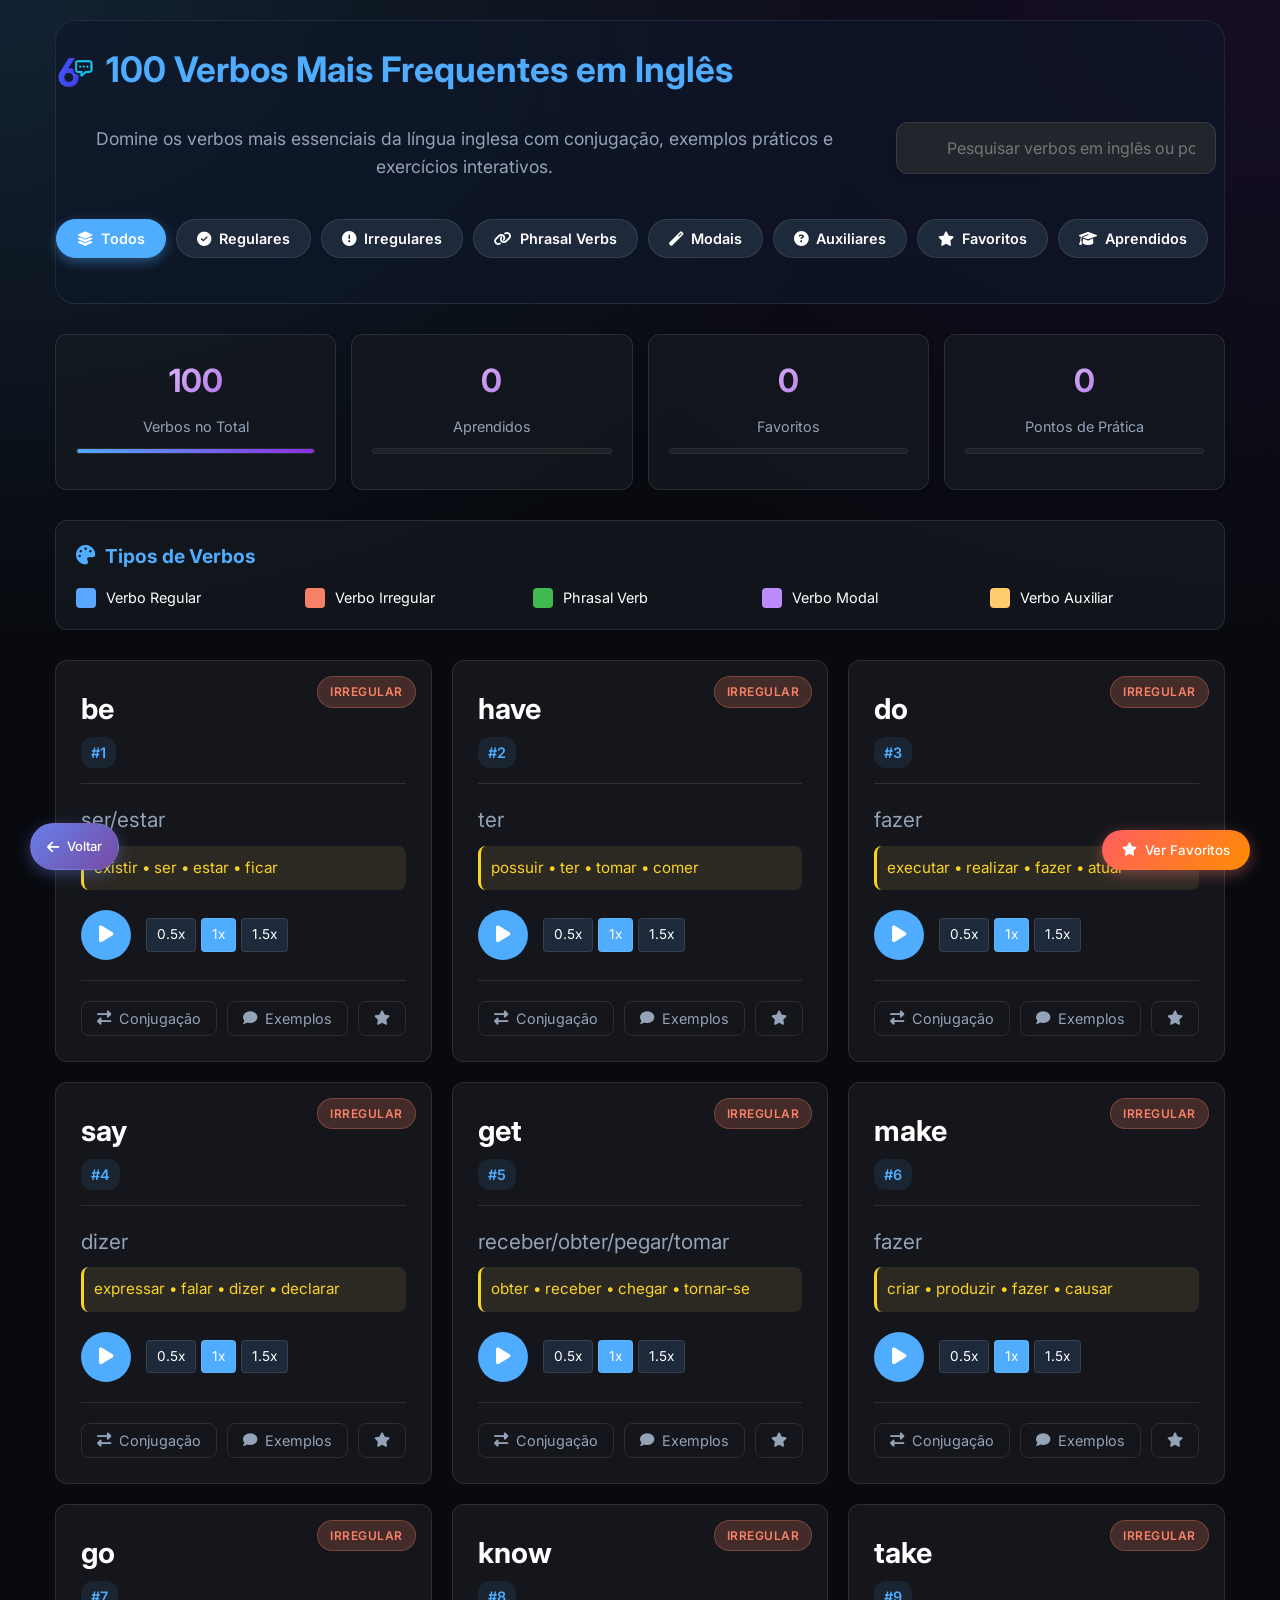
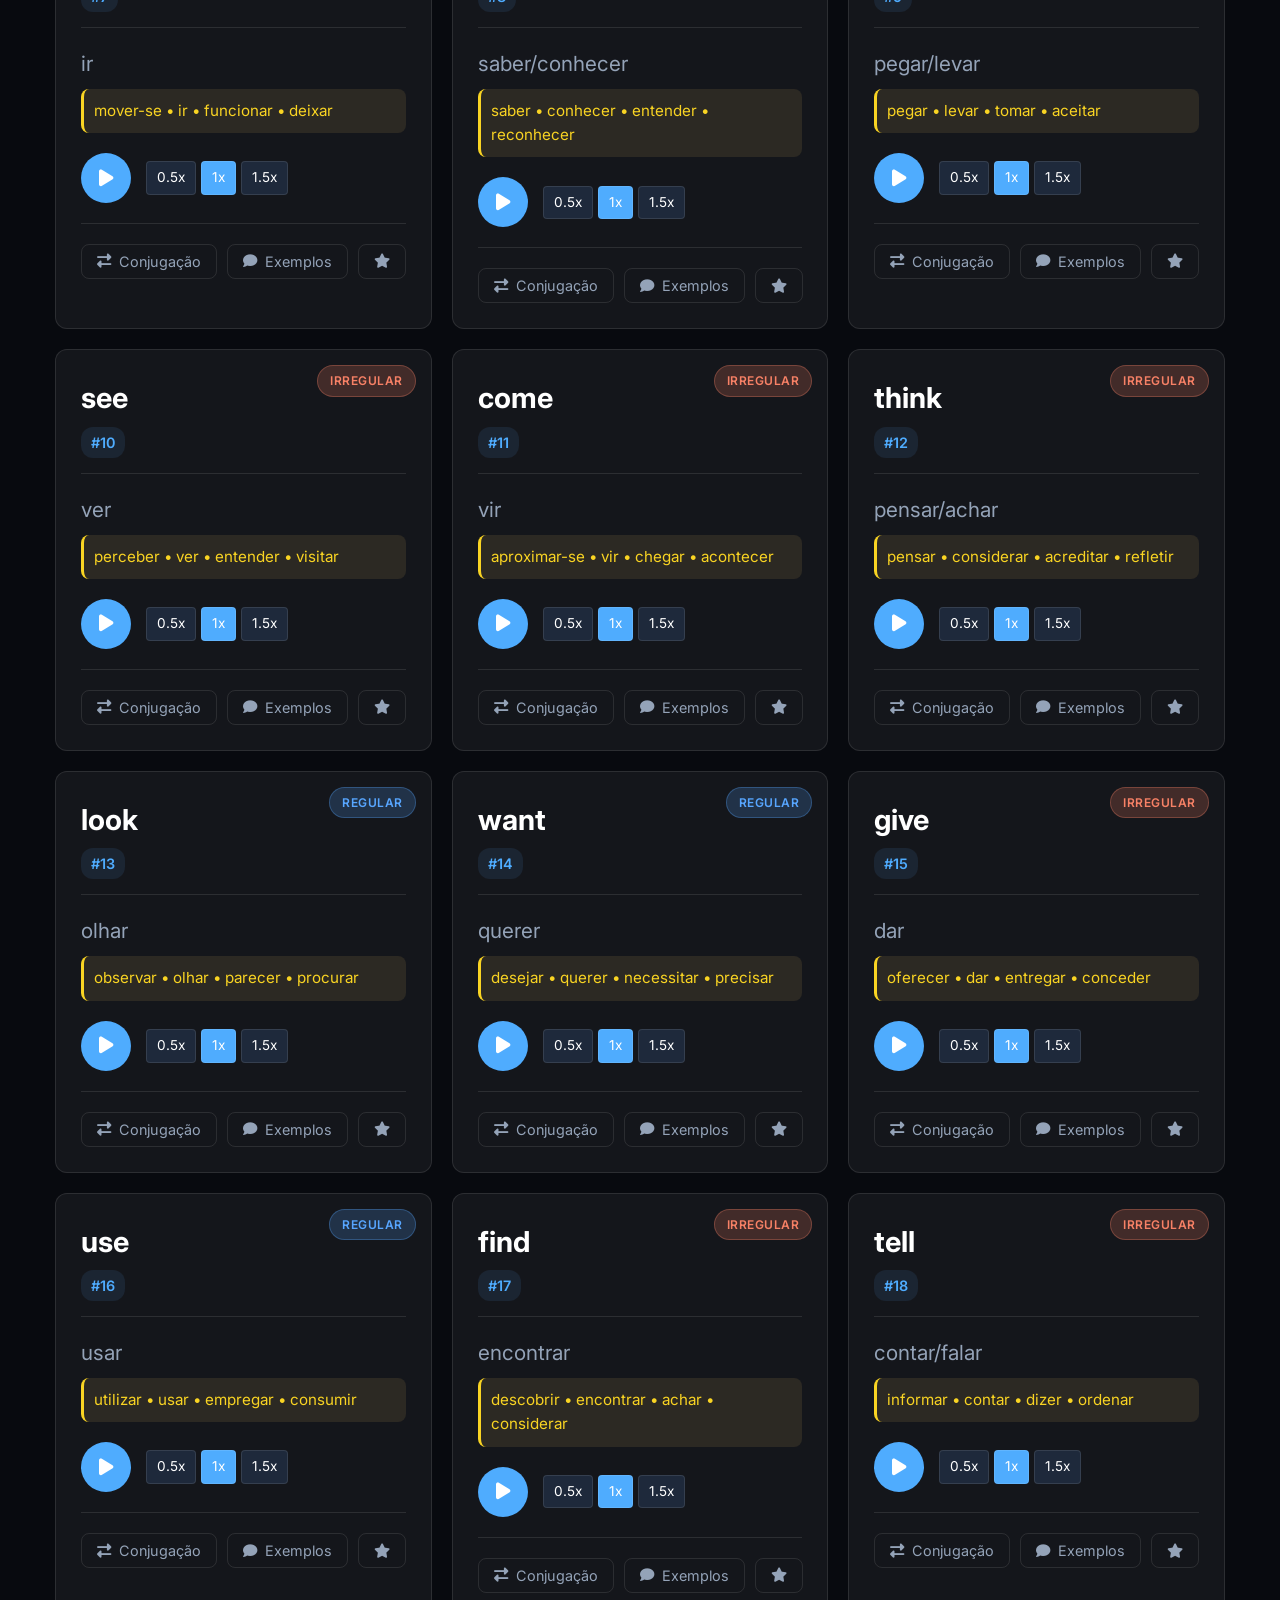
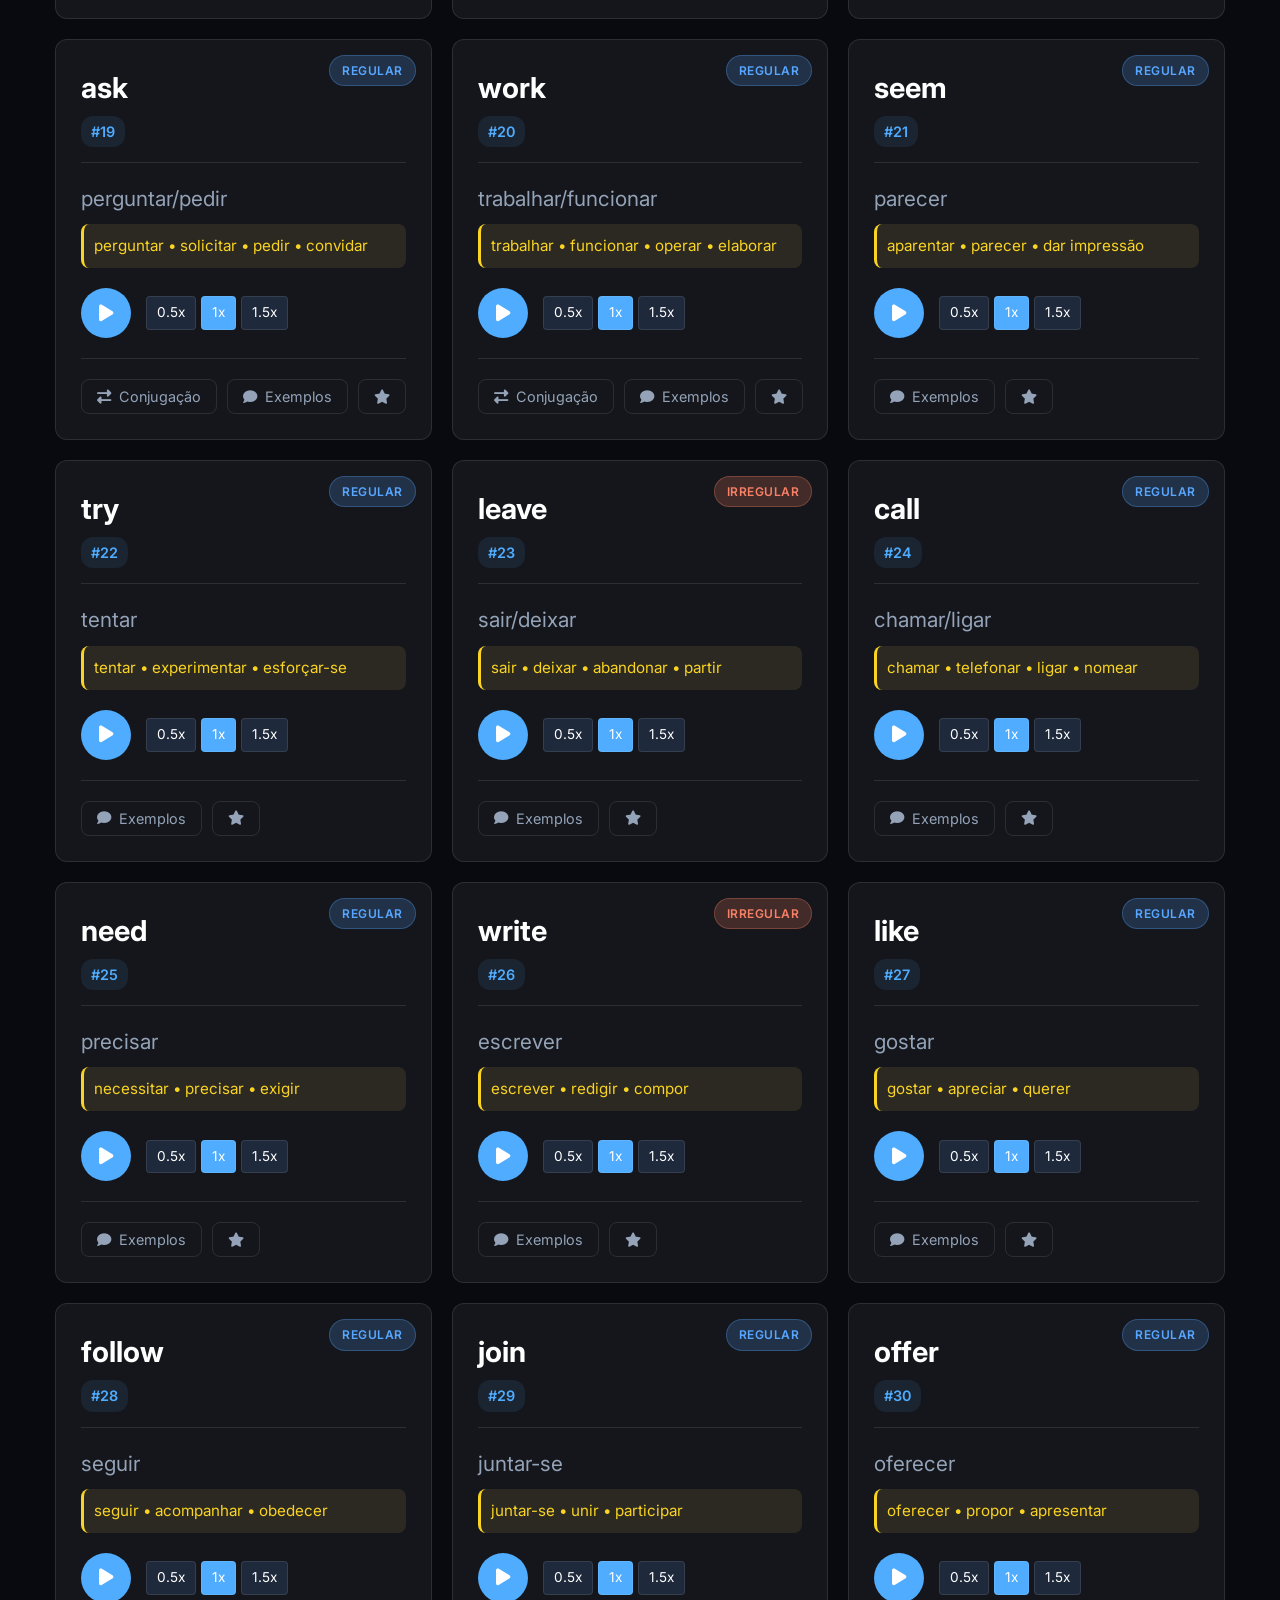
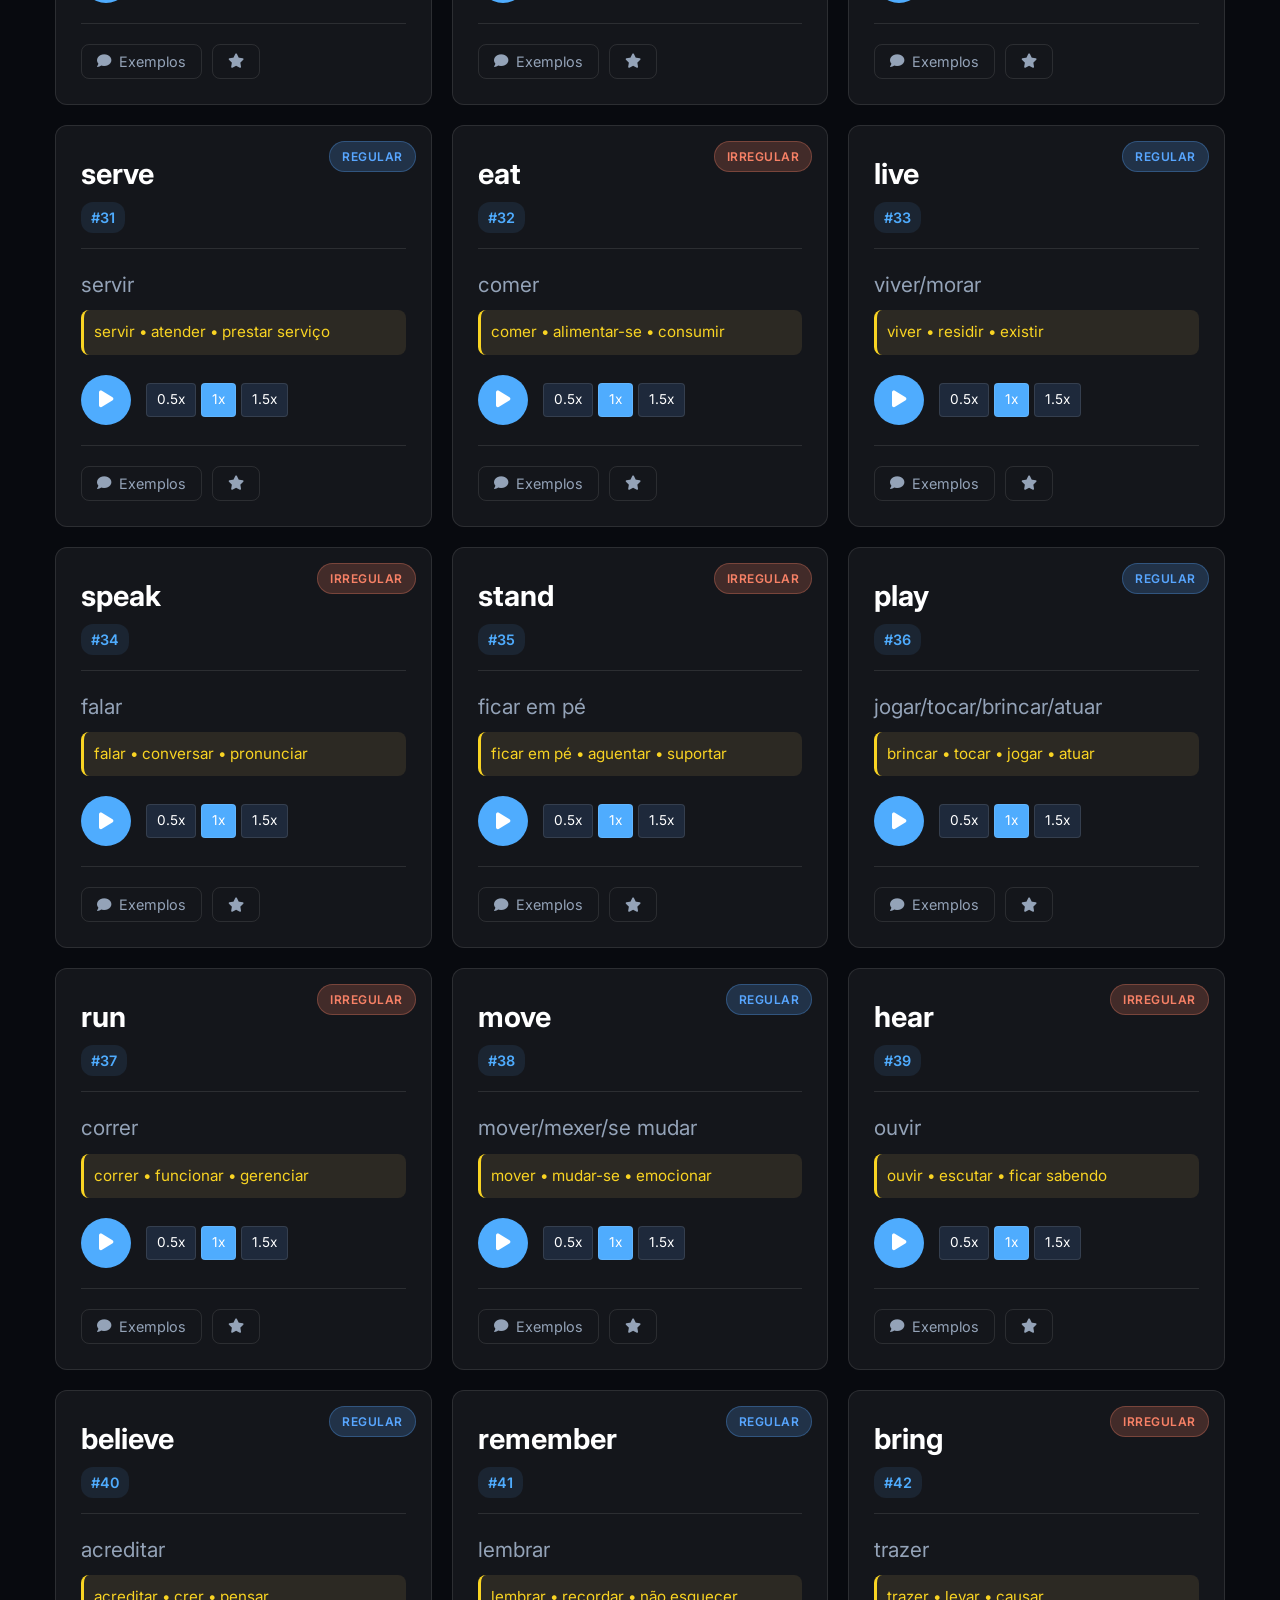
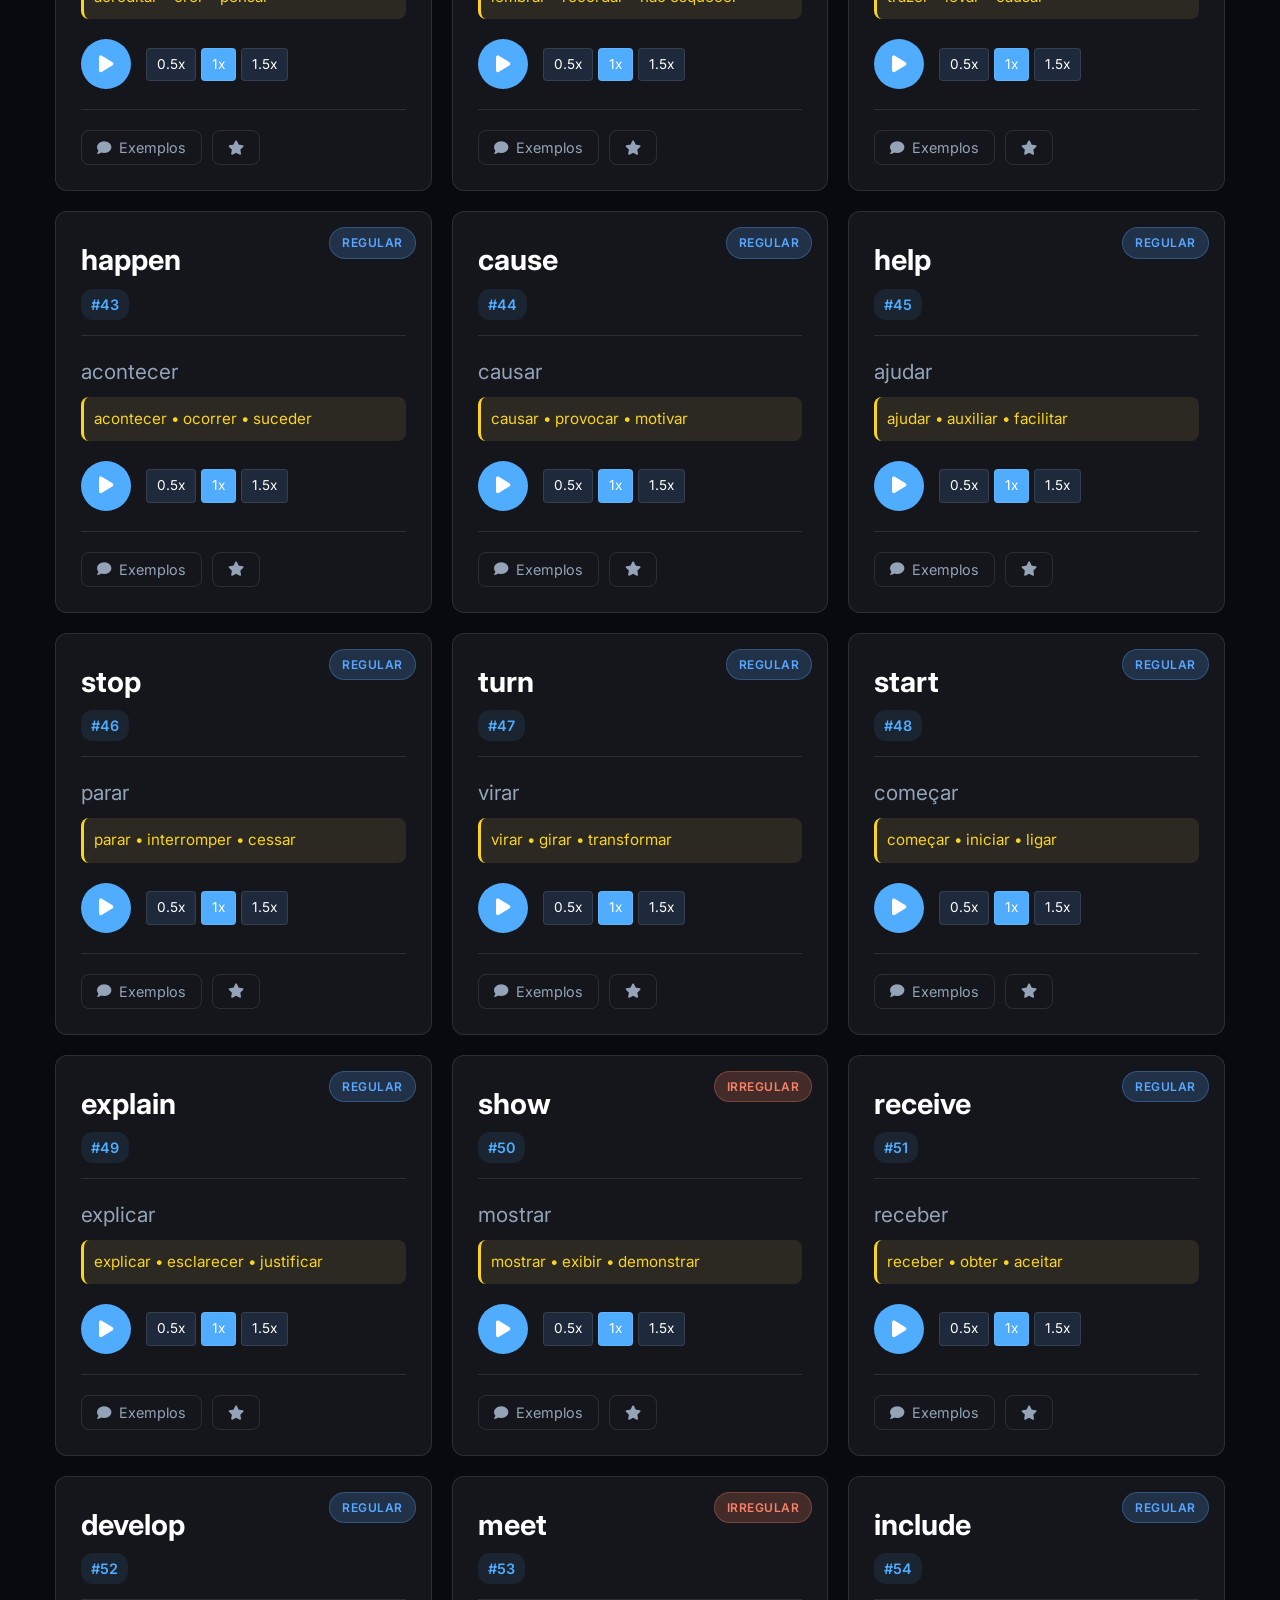
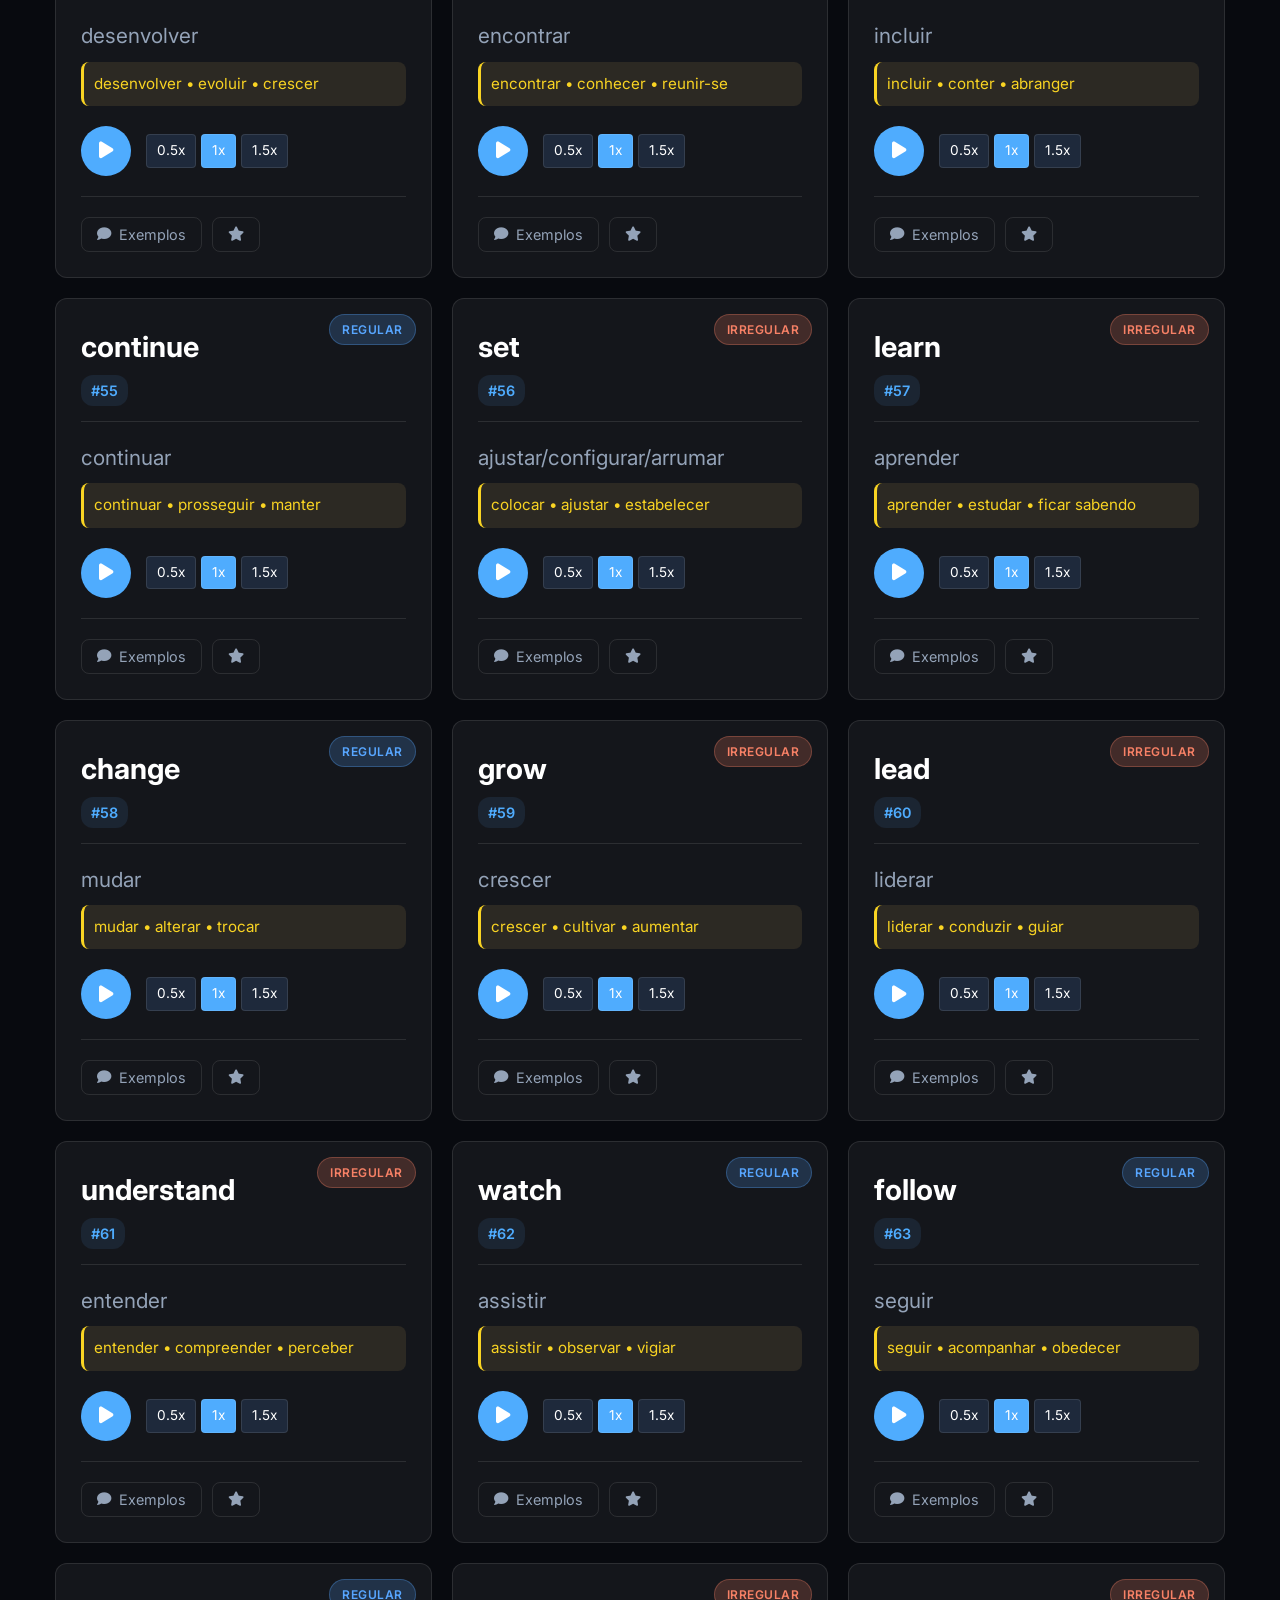
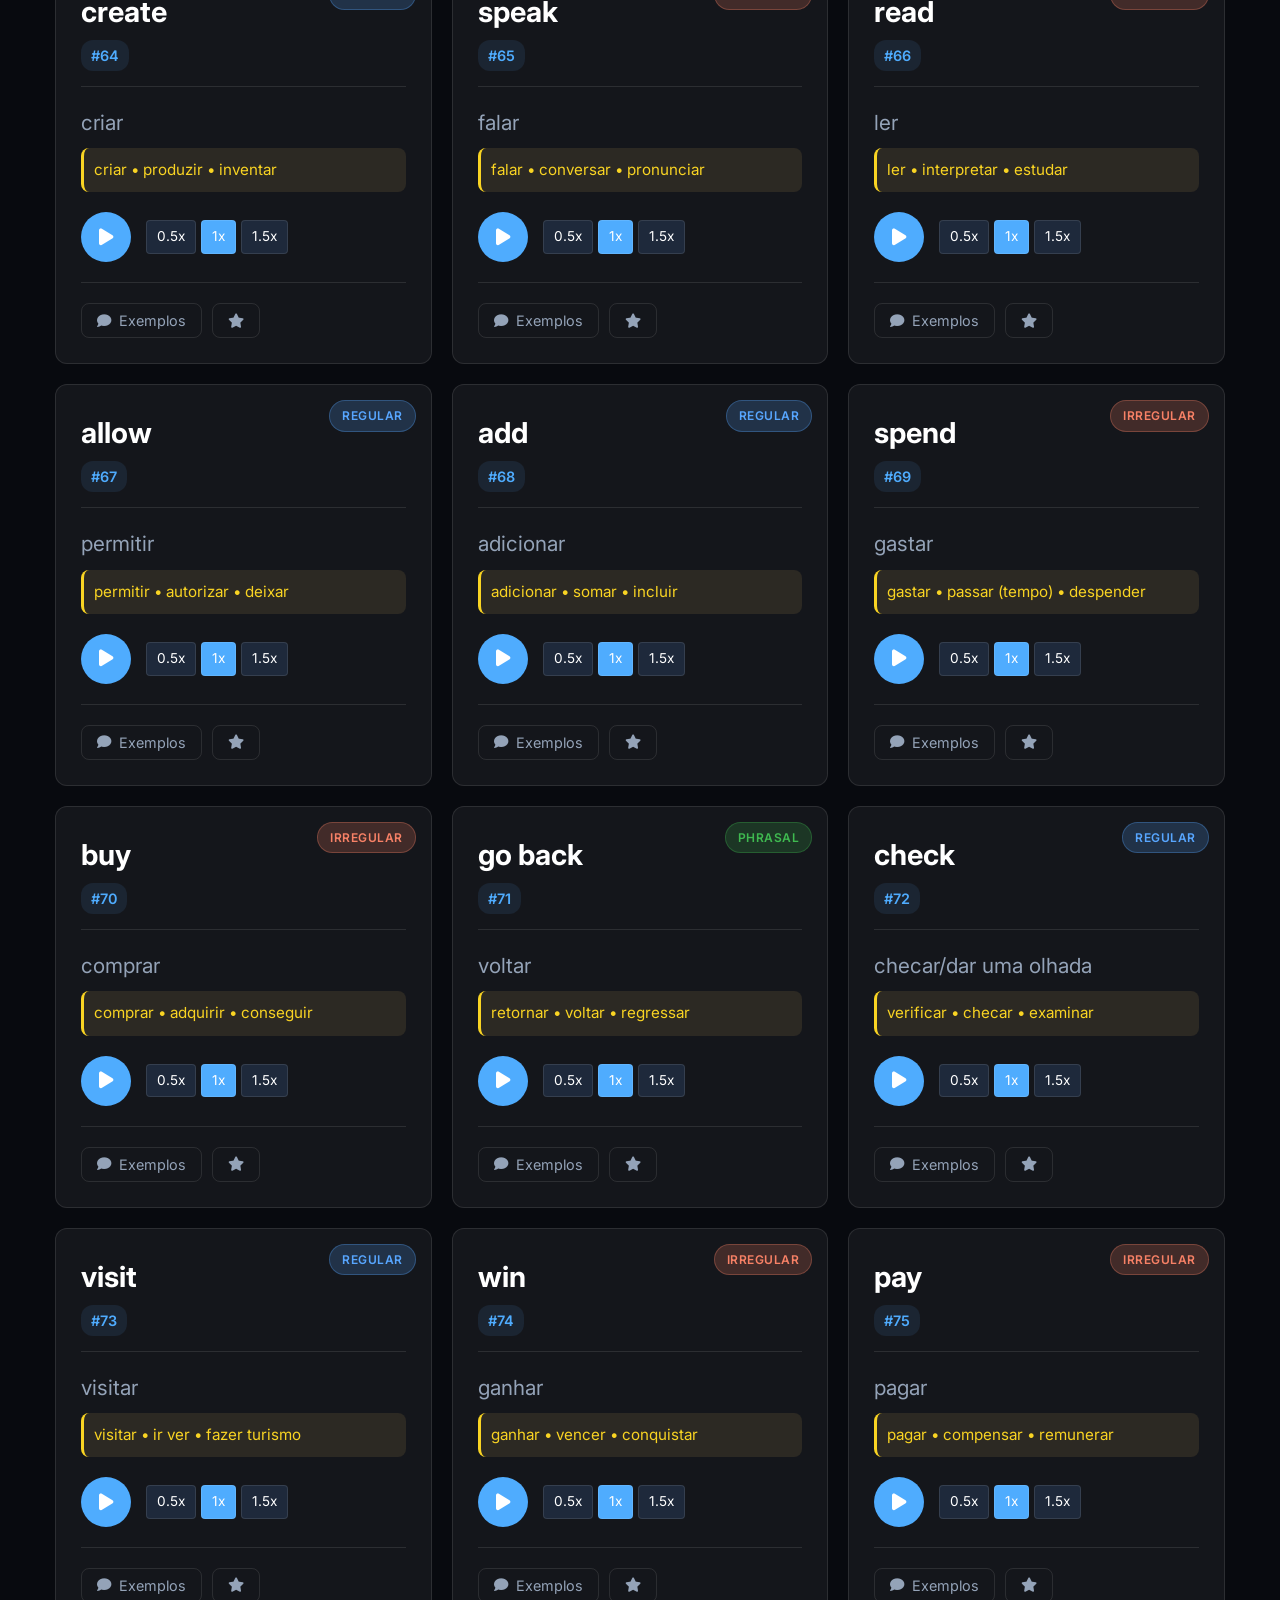
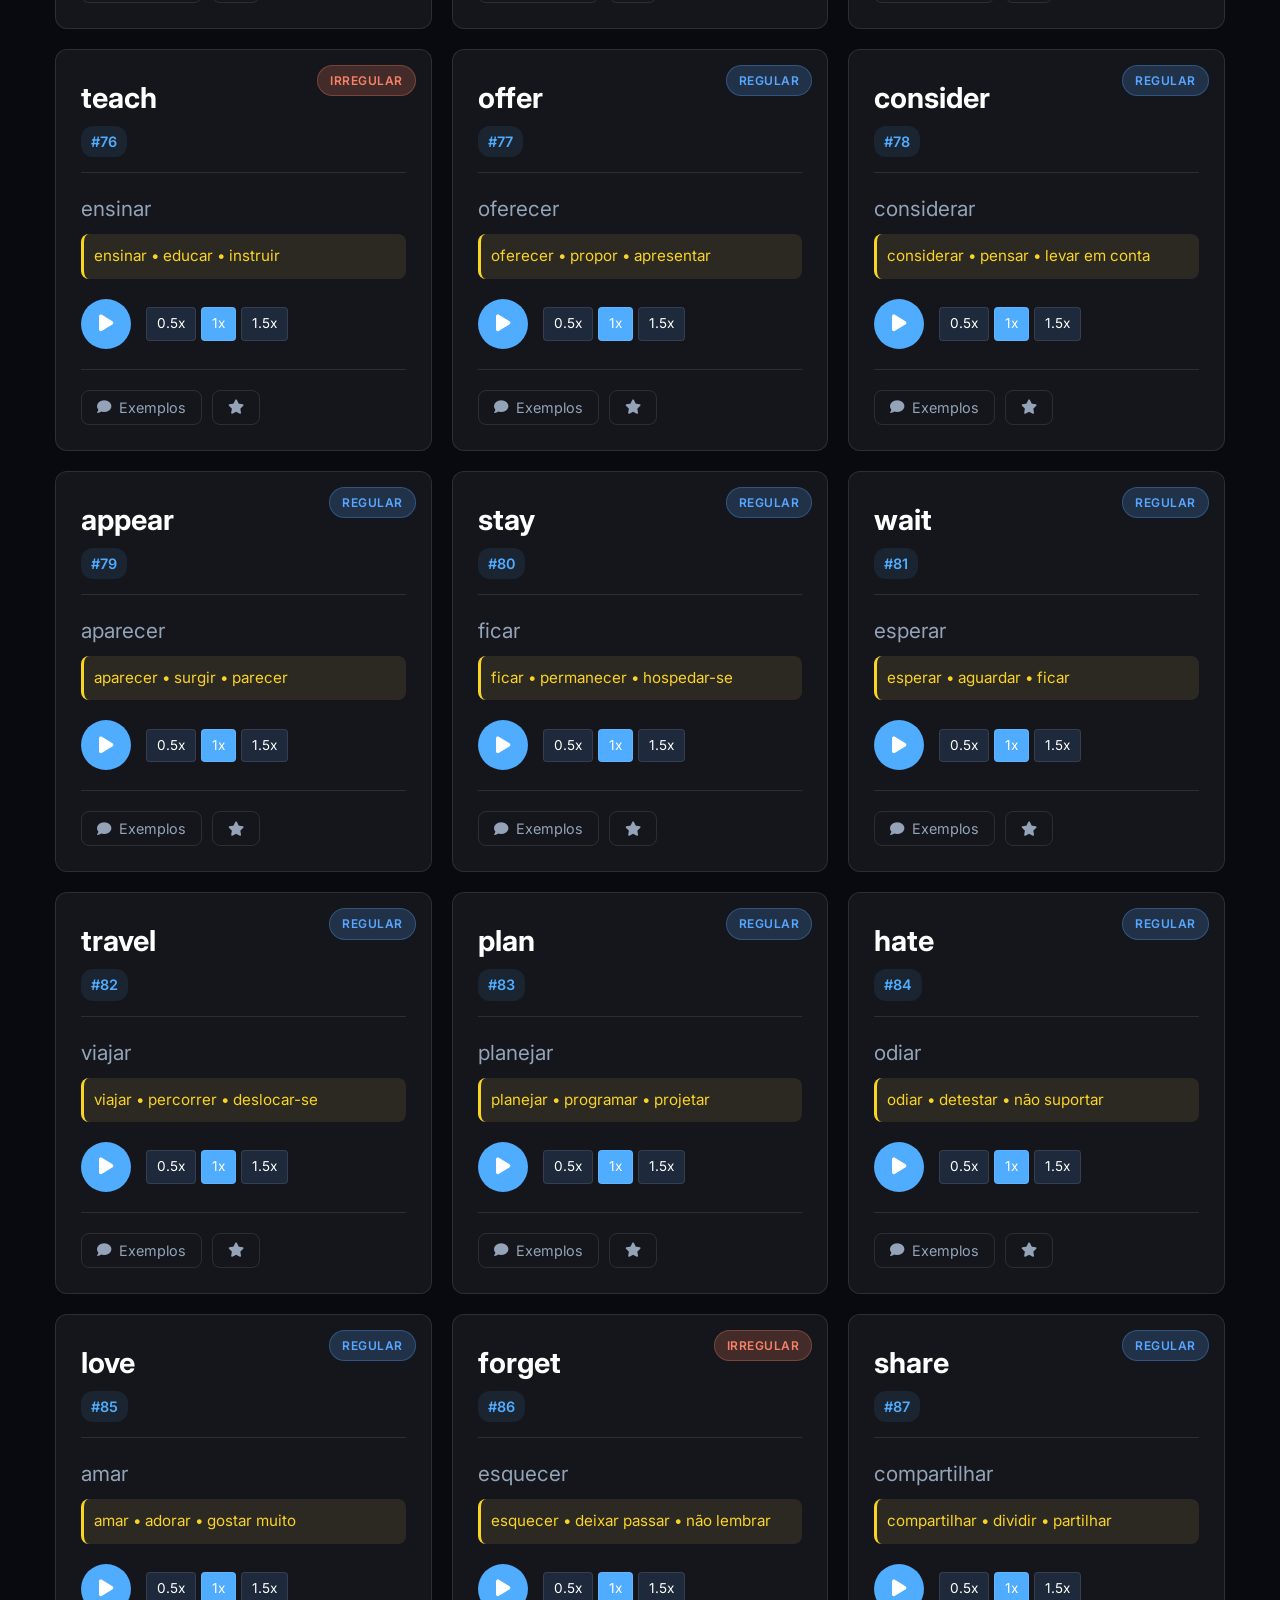
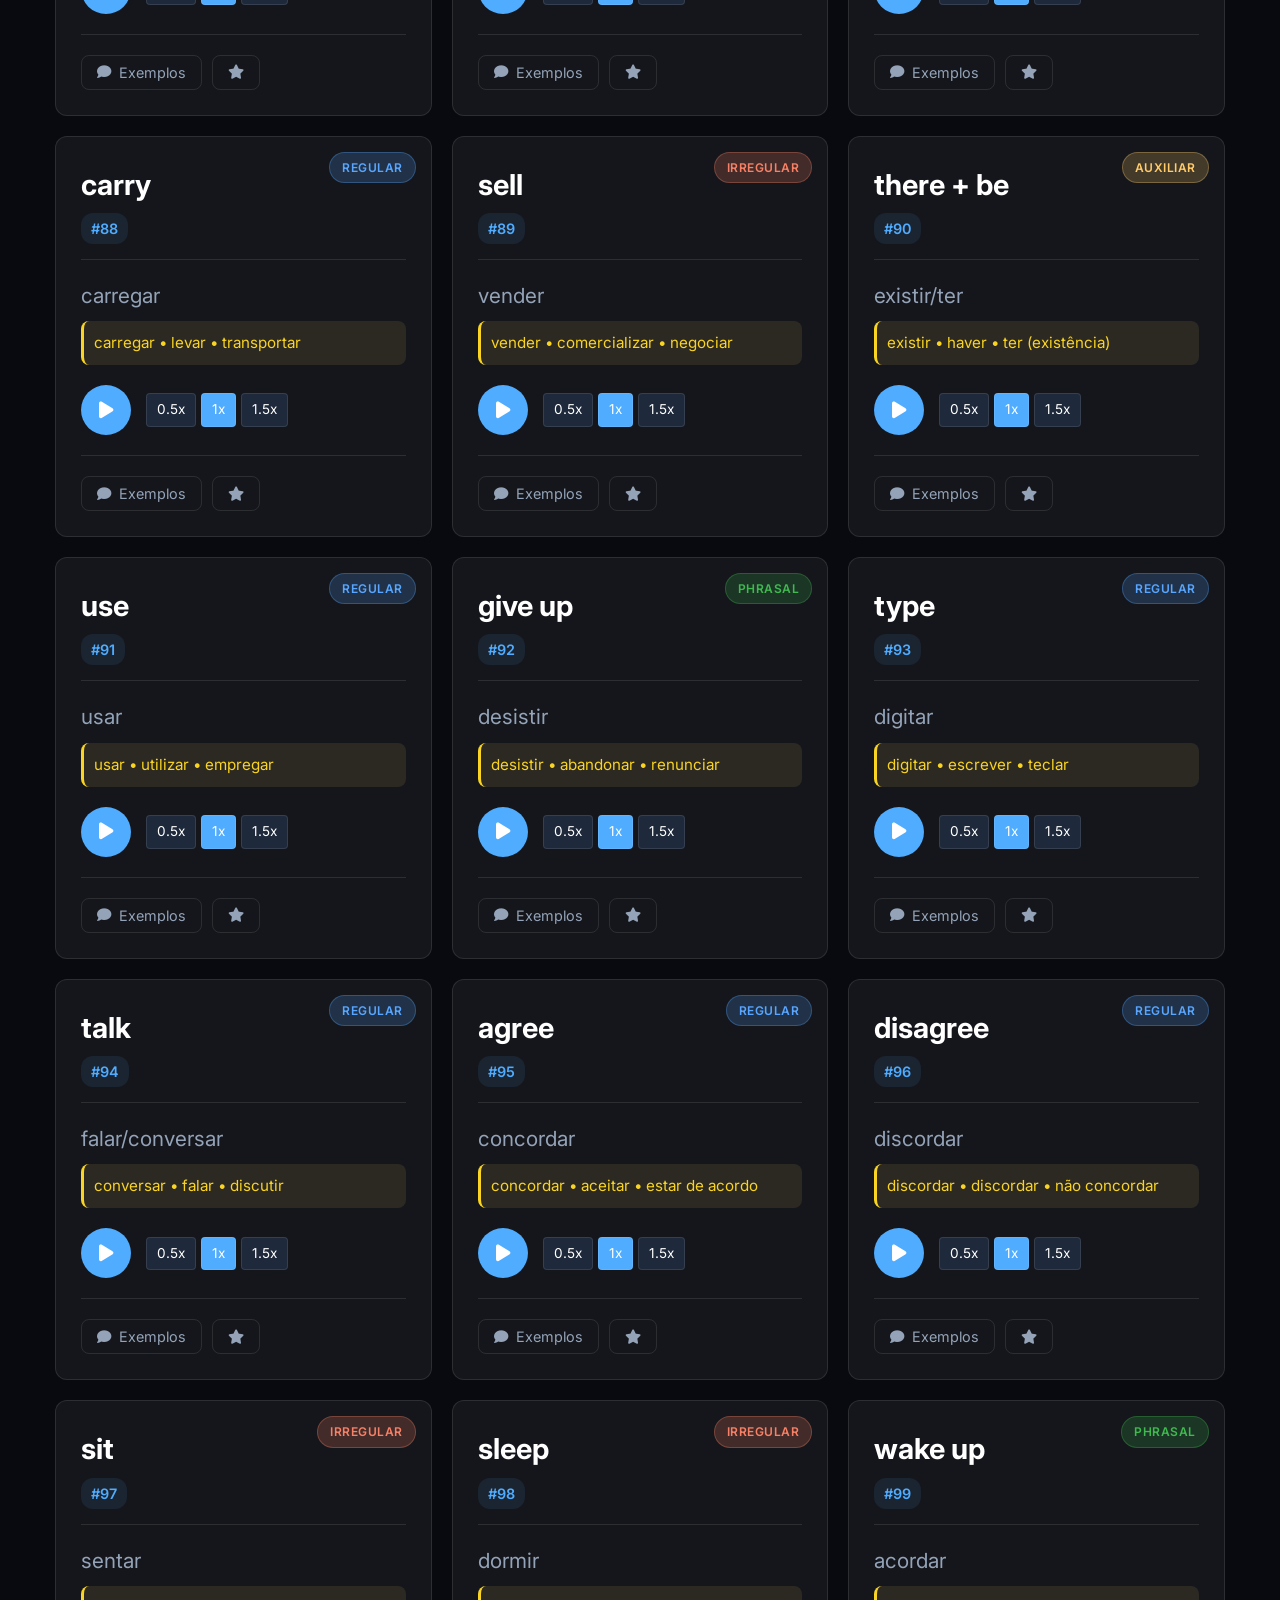
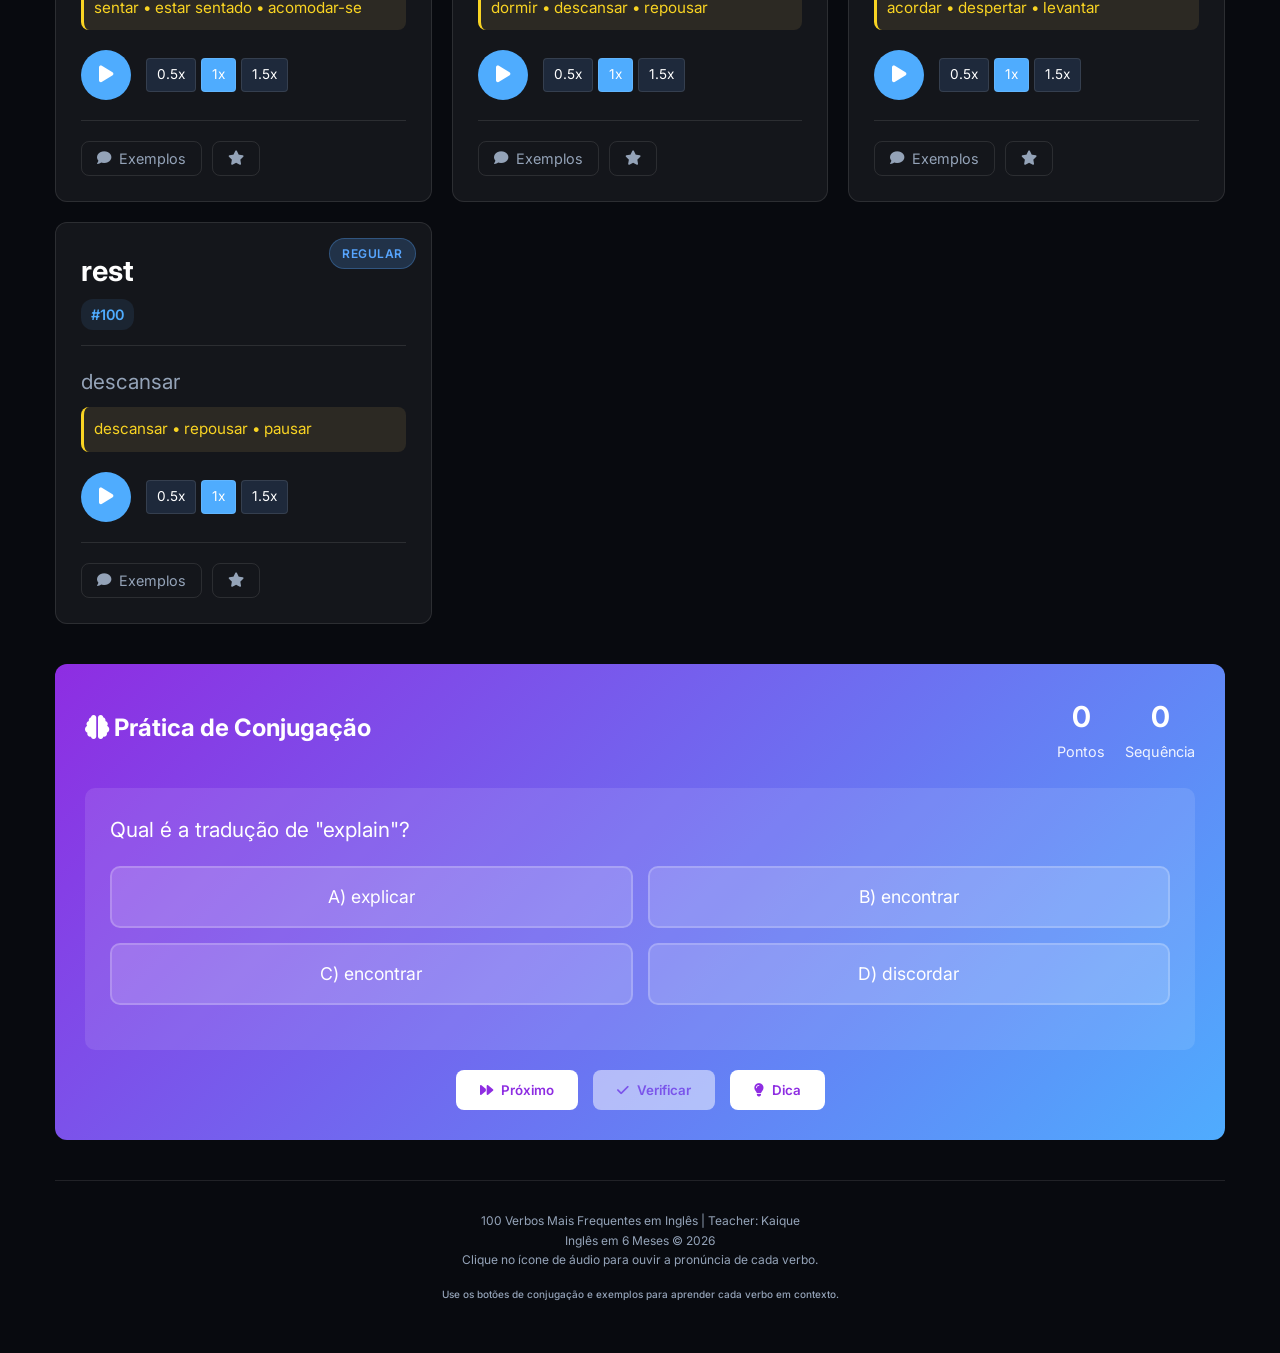
<file: pages/frequentes/verbosfrequentes.html>
<!DOCTYPE html>
<html lang="pt-BR">
<head>
    <meta charset="UTF-8">
    <meta name="viewport" content="width=device-width, initial-scale=1.0">
    <title>100 Verbos Mais Frequentes em Inglês</title>
    <link rel="stylesheet" href="https://cdnjs.cloudflare.com/ajax/libs/font-awesome/6.4.0/css/all.min.css">
    <link href="https://fonts.googleapis.com/css2?family=Inter:wght@300;400;500;600;700&display=swap" rel="stylesheet">
    <link rel="stylesheet" href="../../css/modules/main.css">
    <link rel="shortcut icon" href="../../icons/icon.ico" type="image/x-icon">

    <style>
        /* ===== VARIÁVEIS E CONFIGURAÇÕES ===== */
        :root {
            --verb-bg: rgba(255, 255, 255, 0.05);
            --search-bg: #21262d;
            --regular-verb: #58a6ff;
            --irregular-verb: #f78166;
            --phrasal-verb: #3fb950;
            --modal-verb: #bc8cff;
            --auxiliary-verb: #ffcb6b;
        }

        /* ===== LAYOUT PRINCIPAL ===== */
        .container {
            width: 100%;
            max-width: 1200px;
            margin: 0 auto;
            opacity: 0;
            transform: translateY(20px);
            animation: containerEntrance 0.8s ease-out forwards;
            padding: 0 15px;
        }

        /* ===== HEADER ===== */
        .header {
            text-align: center;
            margin-bottom: 30px;
            padding: 20px 0;
            border-bottom: 1px solid var(--border-color);
        }

        .header h1 {
            font-size: 2.2rem;
            margin-bottom: 10px;
            color: var(--accent-color);
            font-weight: 700;
            display: flex;
            align-items: center;
            justify-content: center;
            gap: 10px;
        }

        .header p {
            color: var(--text-secondary);
            font-size: 1.1rem;
            max-width: 800px;
            margin: 0 auto 20px;
            line-height: 1.6;
        }

        /* ===== BARRA DE PESQUISA E FILTROS ===== */
        .search-container {
            position: relative;
            max-width: 600px;
            margin: 0 auto 30px;
        }

        .search-box {
            width: 100%;
            padding: 15px 20px;
            padding-left: 50px;
            background-color: var(--search-bg);
            border: 1px solid var(--border-color);
            border-radius: 12px;
            color: var(--text-primary);
            font-size: 1rem;
            transition: all 0.3s ease;
        }

        .search-box:focus {
            outline: none;
            border-color: var(--accent-color);
            box-shadow: 0 0 0 2px rgba(88, 166, 255, 0.1);
        }

        .search-icon {
            position: absolute;
            left: 20px;
            top: 50%;
            transform: translateY(-50%);
            color: var(--text-secondary);
            font-size: 1.2rem;
        }

        .filters-container {
            display: flex;
            justify-content: center;
            gap: 10px;
            margin-bottom: 25px;
            flex-wrap: wrap;
        }

        .filter-btn {
            background-color: var(--button-bg);
            color: var(--text-primary);
            border: 1px solid var(--border-color);
            border-radius: 20px;
            padding: 10px 20px;
            font-size: 0.9rem;
            cursor: pointer;
            transition: all 0.3s ease;
            display: flex;
            align-items: center;
            gap: 8px;
        }

        .filter-btn:hover {
            background-color: var(--button-hover);
            transform: translateY(-2px);
        }

        .filter-btn.active {
            background-color: var(--accent-color);
            color: white;
            border-color: var(--accent-color);
        }

        /* ===== CONTADORES E ESTATÍSTICAS ===== */
        .stats-container {
            display: grid;
            grid-template-columns: repeat(auto-fit, minmax(200px, 1fr));
            gap: 15px;
            margin-bottom: 30px;
        }

        .stat-card {
            background-color: var(--card-bg);
            border: 1px solid var(--border-color);
            border-radius: 12px;
            padding: 20px;
            text-align: center;
            transition: all 0.3s ease;
        }

        .stat-card:hover {
            transform: translateY(-5px);
            box-shadow: 0 5px 20px rgba(0, 0, 0, 0.2);
        }

        .stat-number {
            font-size: 2rem;
            font-weight: 700;
            color: var(--accent-color);
            margin-bottom: 8px;
        }

        .stat-label {
            font-size: 0.9rem;
            color: var(--text-secondary);
        }

        .progress-bar {
            height: 6px;
            background-color: var(--progress-bg);
            border-radius: 3px;
            margin-top: 10px;
            overflow: hidden;
        }

        .progress-fill {
            height: 100%;
            background: linear-gradient(90deg, var(--accent-color), var(--accent-purple));
            border-radius: 3px;
            width: 0%;
            transition: width 1s ease;
        }

        /* ===== LEGENDA DE TIPOS DE VERBOS ===== */
        .legend-container {
            background-color: var(--card-bg);
            border-radius: 12px;
            padding: 20px;
            margin-bottom: 30px;
            border: 1px solid var(--border-color);
        }

        .legend-title {
            color: var(--accent-color);
            margin-bottom: 15px;
            font-size: 1.2rem;
            display: flex;
            align-items: center;
            gap: 10px;
        }

        .legend-grid {
            display: grid;
            grid-template-columns: repeat(auto-fit, minmax(180px, 1fr));
            gap: 15px;
        }

        .legend-item {
            display: flex;
            align-items: center;
            gap: 10px;
            font-size: 0.9rem;
        }

        .legend-color {
            width: 20px;
            height: 20px;
            border-radius: 4px;
        }

        .regular-color { background-color: var(--regular-verb); }
        .irregular-color { background-color: var(--irregular-verb); }
        .phrasal-color { background-color: var(--phrasal-verb); }
        .modal-color { background-color: var(--modal-verb); }
        .auxiliary-color { background-color: var(--auxiliary-verb); }

        /* ===== TABELA/CARTÕES DE VERBOS ===== */
        .verbs-container {
            display: grid;
            grid-template-columns: repeat(auto-fill, minmax(350px, 1fr));
            gap: 20px;
            margin-bottom: 40px;
        }

        @media (max-width: 768px) {
            .verbs-container {
                grid-template-columns: 1fr;
            }
        }

        .verb-card {
            background-color: var(--verb-bg);
            border-radius: 12px;
            padding: 25px;
            border: 1px solid var(--border-color);
            transition: all 0.3s ease;
            position: relative;
            overflow: hidden;
        }

        .verb-card:hover {
            transform: translateY(-5px);
            box-shadow: 0 8px 25px rgba(0, 0, 0, 0.2);
        }

        .verb-header {
            display: flex;
            justify-content: space-between;
            align-items: flex-start;
            margin-bottom: 20px;
            padding-bottom: 15px;
            border-bottom: 1px solid rgba(255, 255, 255, 0.1);
        }

        .verb-info {
            flex: 1;
        }

        .verb-en {
            font-size: 1.8rem;
            font-weight: 700;
            color: var(--text-primary);
            margin-bottom: 5px;
        }

        .verb-number {
            font-size: 0.9rem;
            color: var(--accent-color);
            background-color: rgba(88, 166, 255, 0.1);
            padding: 4px 10px;
            border-radius: 12px;
            font-weight: 600;
            display: inline-block;
        }

        .verb-type-badge {
            position: absolute;
            top: 15px;
            right: 15px;
            padding: 5px 12px;
            border-radius: 20px;
            font-size: 0.75rem;
            font-weight: 600;
            text-transform: uppercase;
            letter-spacing: 0.5px;
        }

        .verb-type-regular {
            background-color: rgba(88, 166, 255, 0.2);
            color: var(--regular-verb);
            border: 1px solid rgba(88, 166, 255, 0.3);
        }

        .verb-type-irregular {
            background-color: rgba(247, 129, 102, 0.2);
            color: var(--irregular-verb);
            border: 1px solid rgba(247, 129, 102, 0.3);
        }

        .verb-type-phrasal {
            background-color: rgba(63, 185, 80, 0.2);
            color: var(--phrasal-verb);
            border: 1px solid rgba(63, 185, 80, 0.3);
        }

        .verb-type-modal {
            background-color: rgba(188, 140, 255, 0.2);
            color: var(--modal-verb);
            border: 1px solid rgba(188, 140, 255, 0.3);
        }

        .verb-type-auxiliary {
            background-color: rgba(255, 203, 107, 0.2);
            color: var(--auxiliary-verb);
            border: 1px solid rgba(255, 203, 107, 0.3);
        }

        /* ===== TRADUÇÃO E SIGNIFICADOS ===== */
        .verb-translation {
            margin-bottom: 20px;
        }

        .verb-pt {
            font-size: 1.3rem;
            color: var(--text-secondary);
            margin-bottom: 10px;
            line-height: 1.5;
        }

        .verb-meanings {
            font-size: 0.95rem;
            color: var(--accent-yellow);
            padding: 10px;
            background-color: rgba(255, 203, 107, 0.1);
            border-radius: 8px;
            border-left: 3px solid var(--accent-yellow);
        }

        /* ===== CONJUGAÇÃO ===== */
        .verb-conjugation {
            margin-bottom: 20px;
            padding: 15px;
            background-color: rgba(255, 255, 255, 0.05);
            border-radius: 8px;
            display: none;
        }

        .verb-conjugation.show {
            display: block;
            animation: slideInUp 0.3s ease;
        }

        .conjugation-title {
            color: var(--accent-color);
            font-size: 1rem;
            margin-bottom: 10px;
            display: flex;
            align-items: center;
            gap: 8px;
        }

        .conjugation-grid {
            display: grid;
            grid-template-columns: repeat(2, 1fr);
            gap: 10px;
            font-size: 0.9rem;
        }

        .conjugation-item {
            display: flex;
            justify-content: space-between;
            padding: 5px 0;
            border-bottom: 1px solid rgba(255, 255, 255, 0.05);
        }

        .conjugation-label {
            color: var(--text-secondary);
        }

        .conjugation-form {
            color: var(--text-primary);
            font-weight: 500;
        }

        .conjugation-irregular {
            color: var(--irregular-verb);
            font-weight: 600;
        }

        /* ===== EXEMPLOS ===== */
        .verb-examples {
            margin-bottom: 20px;
            padding: 15px;
            background-color: rgba(255, 255, 255, 0.05);
            border-radius: 8px;
            display: none;
        }

        .verb-examples.show {
            display: block;
            animation: slideInUp 0.3s ease;
        }

        .examples-title {
            color: var(--accent-green);
            font-size: 1rem;
            margin-bottom: 10px;
            display: flex;
            align-items: center;
            gap: 8px;
        }

        .example-item {
            margin-bottom: 12px;
            padding: 8px;
            background-color: rgba(255, 255, 255, 0.03);
            border-radius: 6px;
        }

        .example-en {
            color: var(--text-primary);
            margin-bottom: 5px;
            font-size: 0.95rem;
            line-height: 1.4;
        }

        .example-pt {
            color: var(--text-secondary);
            font-size: 0.85rem;
            line-height: 1.4;
        }

        /* ===== CONTROLES DE ÁUDIO ===== */
        .audio-controls {
            display: flex;
            align-items: center;
            gap: 15px;
            margin-bottom: 20px;
        }

        .play-button {
            background-color: var(--accent-color);
            color: white;
            border: none;
            border-radius: 50%;
            width: 50px;
            height: 50px;
            display: flex;
            align-items: center;
            justify-content: center;
            cursor: pointer;
            transition: all 0.3s ease;
            font-size: 1.2rem;
        }

        .play-button:hover {
            background-color: var(--accent-purple);
            transform: scale(1.1);
        }

        .play-button.playing {
            background-color: var(--accent-pink);
            animation: pulse 1.5s infinite;
        }

        .audio-speed {
            display: flex;
            align-items: center;
            gap: 5px;
        }

        .speed-control {
            background-color: var(--button-bg);
            border: 1px solid var(--border-color);
            border-radius: 4px;
            padding: 5px 10px;
            color: var(--text-primary);
            cursor: pointer;
            transition: all 0.2s ease;
            font-size: 0.85rem;
        }

        .speed-control.active {
            background-color: var(--accent-color);
            color: white;
        }

        .speed-control:hover {
            background-color: var(--button-hover);
        }

        /* ===== CONTROLES ADICIONAIS ===== */
        .verb-controls {
            display: flex;
            justify-content: space-between;
            align-items: center;
            margin-top: 20px;
            padding-top: 20px;
            border-top: 1px solid rgba(255, 255, 255, 0.1);
        }

        .action-buttons {
            display: flex;
            gap: 10px;
        }

        .conjugation-toggle, .examples-toggle, .favorite-btn {
            background: none;
            border: 1px solid var(--border-color);
            color: var(--text-secondary);
            cursor: pointer;
            display: flex;
            align-items: center;
            gap: 8px;
            padding: 8px 15px;
            border-radius: 8px;
            transition: all 0.2s ease;
            font-size: 0.9rem;
        }

        .conjugation-toggle:hover {
            background-color: rgba(88, 166, 255, 0.1);
            color: var(--regular-verb);
            border-color: var(--regular-verb);
        }

        .examples-toggle:hover {
            background-color: rgba(63, 185, 80, 0.1);
            color: var(--accent-green);
            border-color: var(--accent-green);
        }

        .favorite-btn:hover {
            background-color: rgba(255, 123, 114, 0.1);
            color: var(--accent-pink);
            border-color: var(--accent-pink);
        }

        .favorite-btn.active {
            color: var(--accent-pink);
            border-color: var(--accent-pink);
            background-color: rgba(255, 123, 114, 0.1);
        }

        .learned-badge {
            display: flex;
            align-items: center;
            gap: 5px;
            color: var(--accent-green);
            font-size: 0.9rem;
            font-weight: 500;
        }

        /* ===== RESULTADOS DA PESQUISA ===== */
        .search-results {
            background-color: var(--card-bg);
            border-radius: 12px;
            padding: 25px;
            margin-bottom: 30px;
            border: 1px solid var(--border-color);
            display: none;
        }

        .search-results.show {
            display: block;
            animation: slideInUp 0.3s ease;
        }

        .search-results-header {
            display: flex;
            justify-content: space-between;
            align-items: center;
            margin-bottom: 20px;
        }

        .search-results-title {
            color: var(--accent-color);
            font-size: 1.3rem;
            font-weight: 600;
        }

        .clear-search {
            background: none;
            border: none;
            color: var(--text-secondary);
            cursor: pointer;
            display: flex;
            align-items: center;
            gap: 5px;
            font-size: 0.9rem;
        }

        .clear-search:hover {
            color: var(--accent-pink);
        }

        .no-results {
            text-align: center;
            padding: 40px;
            color: var(--text-secondary);
        }

        /* ===== SEÇÃO DE PRÁTICA ===== */
        .practice-section {
            background: linear-gradient(135deg, var(--accent-purple), var(--accent-color));
            border-radius: 12px;
            padding: 30px;
            margin-bottom: 40px;
            color: white;
        }

        .practice-header {
            display: flex;
            justify-content: space-between;
            align-items: center;
            margin-bottom: 25px;
        }

        .practice-title {
            font-size: 1.5rem;
            font-weight: 700;
            color: white;
        }

        .practice-stats {
            display: flex;
            gap: 20px;
        }

        .practice-stat {
            text-align: center;
        }

        .practice-number {
            font-size: 1.8rem;
            font-weight: 700;
        }

        .practice-label {
            font-size: 0.9rem;
            opacity: 0.9;
        }

        .practice-content {
            background-color: rgba(255, 255, 255, 0.1);
            border-radius: 10px;
            padding: 25px;
            margin-bottom: 20px;
        }

        .practice-question {
            font-size: 1.3rem;
            margin-bottom: 20px;
            color: white;
        }

        .practice-options {
            display: grid;
            grid-template-columns: repeat(2, 1fr);
            gap: 15px;
            margin-bottom: 20px;
        }

        @media (max-width: 768px) {
            .practice-options {
                grid-template-columns: 1fr;
            }
        }

        .practice-option {
            background-color: rgba(255, 255, 255, 0.15);
            border: 2px solid rgba(255, 255, 255, 0.2);
            border-radius: 10px;
            padding: 15px;
            color: white;
            cursor: pointer;
            transition: all 0.3s ease;
            text-align: center;
            font-size: 1.1rem;
        }

        .practice-option:hover {
            background-color: rgba(255, 255, 255, 0.25);
            transform: translateY(-3px);
        }

        .practice-option.correct {
            background-color: rgba(63, 185, 80, 0.5);
            border-color: var(--accent-green);
        }

        .practice-option.incorrect {
            background-color: rgba(247, 129, 102, 0.5);
            border-color: var(--accent-orange);
        }

        .practice-feedback {
            display: none;
            padding: 15px;
            background-color: rgba(255, 255, 255, 0.1);
            border-radius: 10px;
            margin-top: 15px;
        }

        .practice-feedback.show {
            display: block;
            animation: slideInUp 0.3s ease;
        }

        .feedback-correct {
            color: #a7ffa7;
        }

        .feedback-incorrect {
            color: #ffa7a7;
        }

        .practice-controls {
            display: flex;
            justify-content: center;
            gap: 15px;
        }

        .practice-btn {
            background-color: white;
            color: var(--accent-purple);
            border: none;
            border-radius: 8px;
            padding: 12px 24px;
            font-weight: 600;
            cursor: pointer;
            transition: all 0.3s ease;
            display: flex;
            align-items: center;
            gap: 8px;
        }

        .practice-btn:hover {
            transform: translateY(-3px);
            box-shadow: 0 5px 15px rgba(255, 255, 255, 0.2);
        }

        .practice-btn:disabled {
            opacity: 0.5;
            cursor: not-allowed;
            transform: none;
        }

        /* ===== MODAL DE FAVORITOS ===== */
        .modal-overlay {
            position: fixed;
            top: 0;
            left: 0;
            right: 0;
            bottom: 0;
            background-color: rgba(0, 0, 0, 0.8);
            display: flex;
            justify-content: center;
            align-items: center;
            z-index: 1000;
            opacity: 0;
            visibility: hidden;
            transition: all 0.3s ease;
        }

        .modal-overlay.active {
            opacity: 1;
            visibility: visible;
        }

        .modal {
            background-color: var(--card-bg);
            border-radius: 12px;
            padding: 30px;
            width: 90%;
            max-width: 800px;
            max-height: 80vh;
            overflow-y: auto;
            box-shadow: 0 10px 30px rgba(0, 0, 0, 0.5);
            transform: translateY(-20px);
            transition: transform 0.3s ease;
        }

        .modal-overlay.active .modal {
            transform: translateY(0);
        }

        .modal-header {
            display: flex;
            justify-content: space-between;
            align-items: center;
            margin-bottom: 25px;
            border-bottom: 1px solid var(--border-color);
            padding-bottom: 15px;
        }

        .modal-header h2 {
            color: var(--accent-color);
            font-size: 1.8rem;
            display: flex;
            align-items: center;
            gap: 10px;
        }

        .close-modal {
            background: none;
            border: none;
            color: var(--text-secondary);
            font-size: 1.5rem;
            cursor: pointer;
            transition: color 0.2s ease;
        }

        .close-modal:hover {
            color: var(--accent-pink);
        }

        /* ===== FOOTER ===== */
        .footer {
            text-align: center;
            font-size: 12px;
            color: var(--text-secondary);
            padding: 30px 20px;
            margin-top: 40px;
            border-top: 1px solid var(--border-color);
        }

        .teacher-info {
            display: flex;
            align-items: center;
            justify-content: center;
            gap: 10px;
            margin-top: 10px;
            font-size: 1rem;
        }

        .teacher-info i {
            color: var(--accent-pink);
        }

        /* ===== BOTÃO VOLTAR ===== */
        .back-button {
            position: fixed;
            bottom: 30px;
            left: 30px;
            display: flex;
            align-items: center;
            gap: 8px;
            padding: 12px 16px;
            background: linear-gradient(135deg, #667eea 0%, #764ba2 100%);
            color: white;
            text-decoration: none;
            border-radius: 50px;
            box-shadow: 0 4px 15px rgba(102, 126, 234, 0.4);
            font-weight: 500;
            transition: all 0.3s ease;
            z-index: 100;
        }

        .back-button:hover {
            transform: translateY(-3px);
            box-shadow: 0 6px 20px rgba(102, 126, 234, 0.6);
        }

        /* ===== BOTÃO DE FAVORITOS ===== */
        .favorites-button {
            position: fixed;
            bottom: 30px;
            right: 30px;
            display: flex;
            align-items: center;
            gap: 8px;
            padding: 12px 20px;
            background: linear-gradient(135deg, var(--accent-pink), var(--accent-orange));
            color: white;
            text-decoration: none;
            border-radius: 50px;
            box-shadow: 0 4px 15px rgba(255, 123, 114, 0.4);
            font-weight: 500;
            transition: all 0.3s ease;
            z-index: 100;
            border: none;
            cursor: pointer;
        }

        .favorites-button:hover {
            transform: translateY(-3px);
            box-shadow: 0 6px 20px rgba(255, 123, 114, 0.6);
        }

        /* ===== ANIMAÇÕES ===== */
        @keyframes slideInUp {
            from {
                transform: translateY(10px);
                opacity: 0;
            }
            to {
                transform: translateY(0);
                opacity: 1;
            }
        }

        @keyframes highlight {
            0% {
                background-color: transparent;
            }
            50% {
                background-color: rgba(88, 166, 255, 0.3);
            }
            100% {
                background-color: transparent;
            }
        }

        .highlight {
            animation: highlight 1s ease;
        }

        /* ===== RESPONSIVIDADE ===== */
        @media (max-width: 768px) {
            .container {
                padding: 0 10px;
            }

            .header h1 {
                font-size: 1.8rem;
            }

            .verb-en {
                font-size: 1.5rem;
            }

            .verb-pt {
                font-size: 1.1rem;
            }

            .back-button, .favorites-button {
                bottom: 20px;
                padding: 10px 14px;
            }

            .favorites-button {
                right: 20px;
            }

            .stats-container {
                grid-template-columns: repeat(2, 1fr);
            }

            .practice-section {
                padding: 20px;
            }

            .verb-controls {
                flex-direction: column;
                gap: 10px;
                align-items: stretch;
            }

            .action-buttons {
                justify-content: center;
            }
        }

        @media (max-width: 480px) {
            .header h1 {
                font-size: 1.6rem;
            }

            .header p {
                font-size: 1rem;
            }

            .stat-number {
                font-size: 1.5rem;
            }

            .verb-card {
                padding: 20px;
            }

            .conjugation-grid {
                grid-template-columns: 1fr;
            }

            .filters-container {
                gap: 8px;
            }

            .filter-btn {
                padding: 8px 15px;
                font-size: 0.85rem;
            }

            .legend-grid {
                grid-template-columns: 1fr;
            }
        }
    </style>
</head>
<body>
    <!-- Modal de Favoritos -->
    <div class="modal-overlay" id="favoritesModal">
        <div class="modal">
            <div class="modal-header">
                <h2><i class="fas fa-star"></i> Verbos Favoritos</h2>
                <button class="close-modal" id="closeModal">
                    <i class="fas fa-times"></i>
                </button>
            </div>
            <div id="favoritesList"></div>
        </div>
    </div>

    <div class="container">
        <header class="header">
            <h1><img src="../../icons/icon.ico" width="40" alt=""> 100 Verbos Mais Frequentes em Inglês</h1>
            <p>Domine os verbos mais essenciais da língua inglesa com conjugação, exemplos práticos e exercícios interativos.</p>
            
            <!-- Barra de pesquisa -->
            <div class="search-container">
                <div class="search-icon">
                    <i class="fas fa-search"></i>
                </div>
                <input type="text" class="search-box" id="searchBox" placeholder="Pesquisar verbos em inglês ou português...">
            </div>

            <!-- Filtros -->
            <div class="filters-container">
                <button class="filter-btn active" data-filter="all">
                    <i class="fas fa-layer-group"></i> Todos
                </button>
                <button class="filter-btn" data-filter="regular">
                    <i class="fas fa-check-circle"></i> Regulares
                </button>
                <button class="filter-btn" data-filter="irregular">
                    <i class="fas fa-exclamation-circle"></i> Irregulares
                </button>
                <button class="filter-btn" data-filter="phrasal">
                    <i class="fas fa-link"></i> Phrasal Verbs
                </button>
                <button class="filter-btn" data-filter="modal">
                    <i class="fas fa-magic"></i> Modais
                </button>
                <button class="filter-btn" data-filter="auxiliary">
                    <i class="fas fa-question-circle"></i> Auxiliares
                </button>
                <button class="filter-btn" data-filter="favorites">
                    <i class="fas fa-star"></i> Favoritos
                </button>
                <button class="filter-btn" data-filter="learned">
                    <i class="fas fa-graduation-cap"></i> Aprendidos
                </button>
            </div>
        </header>

        <!-- Estatísticas -->
        <div class="stats-container">
            <div class="stat-card">
                <div class="stat-number" id="totalVerbs">100</div>
                <div class="stat-label">Verbos no Total</div>
                <div class="progress-bar">
                    <div class="progress-fill" id="totalProgress"></div>
                </div>
            </div>
            <div class="stat-card">
                <div class="stat-number" id="learnedVerbs">0</div>
                <div class="stat-label">Aprendidos</div>
                <div class="progress-bar">
                    <div class="progress-fill" id="learnedProgress"></div>
                </div>
            </div>
            <div class="stat-card">
                <div class="stat-number" id="favoriteVerbs">0</div>
                <div class="stat-label">Favoritos</div>
                <div class="progress-bar">
                    <div class="progress-fill" id="favoriteProgress"></div>
                </div>
            </div>
            <div class="stat-card">
                <div class="stat-number" id="practiceScore">0</div>
                <div class="stat-label">Pontos de Prática</div>
                <div class="progress-bar">
                    <div class="progress-fill" id="scoreProgress"></div>
                </div>
            </div>
        </div>

        <!-- Legenda -->
        <div class="legend-container">
            <h3 class="legend-title"><i class="fas fa-palette"></i> Tipos de Verbos</h3>
            <div class="legend-grid">
                <div class="legend-item">
                    <div class="legend-color regular-color"></div>
                    <span>Verbo Regular</span>
                </div>
                <div class="legend-item">
                    <div class="legend-color irregular-color"></div>
                    <span>Verbo Irregular</span>
                </div>
                <div class="legend-item">
                    <div class="legend-color phrasal-color"></div>
                    <span>Phrasal Verb</span>
                </div>
                <div class="legend-item">
                    <div class="legend-color modal-color"></div>
                    <span>Verbo Modal</span>
                </div>
                <div class="legend-item">
                    <div class="legend-color auxiliary-color"></div>
                    <span>Verbo Auxiliar</span>
                </div>
            </div>
        </div>

        <!-- Resultados da pesquisa -->
        <div class="search-results" id="searchResults">
            <div class="search-results-header">
                <div class="search-results-title" id="resultsTitle">Resultados da Pesquisa</div>
                <button class="clear-search" id="clearSearch">
                    <i class="fas fa-times"></i> Limpar
                </button>
            </div>
            <div class="verbs-container" id="resultsContainer"></div>
        </div>

        <!-- Lista de verbos -->
        <div class="verbs-container" id="verbsContainer">
            <!-- Verbos serão inseridos aqui dinamicamente -->
        </div>

        <!-- Seção de prática -->
        <div class="practice-section">
            <div class="practice-header">
                <div class="practice-title">
                    <i class="fas fa-brain"></i> Prática de Conjugação
                </div>
                <div class="practice-stats">
                    <div class="practice-stat">
                        <div class="practice-number" id="practiceScore">0</div>
                        <div class="practice-label">Pontos</div>
                    </div>
                    <div class="practice-stat">
                        <div class="practice-number" id="practiceStreak">0</div>
                        <div class="practice-label">Sequência</div>
                    </div>
                </div>
            </div>
            
            <div class="practice-content">
                <div class="practice-question" id="practiceQuestion">Carregando pergunta...</div>
                <div class="practice-options" id="practiceOptions">
                    <!-- Opções serão inseridas dinamicamente -->
                </div>
                <div class="practice-feedback" id="practiceFeedback"></div>
            </div>
            
            <div class="practice-controls">
                <button class="practice-btn" id="nextPractice">
                    <i class="fas fa-forward"></i> Próximo
                </button>
                <button class="practice-btn" id="checkPractice" disabled>
                    <i class="fas fa-check"></i> Verificar
                </button>
                <button class="practice-btn" id="showHint">
                    <i class="fas fa-lightbulb"></i> Dica
                </button>
            </div>
        </div>

                <footer class="footer">
            <p>100 Verbos Mais Frequentes em Inglês | Teacher: Kaique</p>
            <p>Inglês em 6 Meses &copy; 2026</p>
            <p>Clique no ícone de áudio para ouvir a pronúncia de cada verbo.</p>
            <p><small>Use os botões de conjugação e exemplos para aprender cada verbo em contexto.</small></p>
        </footer>
    </div>

    <a href="../links/6meses.html" class="back-button">
        <i class="fas fa-arrow-left"></i>
        <span>Voltar</span>
    </a>

    <button class="favorites-button" id="favoritesButton">
        <i class="fas fa-star"></i>
        <span>Ver Favoritos</span>
    </button>

    <script>
        // ===== DADOS DOS VERBOS =====
        const verbsData = [
            { 
                number: 1, 
                en: "be", 
                pt: "ser/estar", 
                type: "irregular",
                meanings: ["existir", "ser", "estar", "ficar"],
                conjugation: {
                    present: { I: "am", you: "are", he: "is", we: "are", they: "are" },
                    past: { I: "was", you: "were", he: "was", we: "were", they: "were" },
                    pastParticiple: "been",
                    presentParticiple: "being"
                }
            },
            { 
                number: 2, 
                en: "have", 
                pt: "ter", 
                type: "irregular",
                meanings: ["possuir", "ter", "tomar", "comer"],
                conjugation: {
                    present: { I: "have", you: "have", he: "has", we: "have", they: "have" },
                    past: { I: "had", you: "had", he: "had", we: "had", they: "had" },
                    pastParticiple: "had",
                    presentParticiple: "having"
                }
            },
            { 
                number: 3, 
                en: "do", 
                pt: "fazer", 
                type: "irregular",
                meanings: ["executar", "realizar", "fazer", "atuar"],
                conjugation: {
                    present: { I: "do", you: "do", he: "does", we: "do", they: "do" },
                    past: { I: "did", you: "did", he: "did", we: "did", they: "did" },
                    pastParticiple: "done",
                    presentParticiple: "doing"
                }
            },
            { 
                number: 4, 
                en: "say", 
                pt: "dizer", 
                type: "irregular",
                meanings: ["expressar", "falar", "dizer", "declarar"],
                conjugation: {
                    present: { I: "say", you: "say", he: "says", we: "say", they: "say" },
                    past: { I: "said", you: "said", he: "said", we: "said", they: "said" },
                    pastParticiple: "said",
                    presentParticiple: "saying"
                }
            },
            { 
                number: 5, 
                en: "get", 
                pt: "receber/obter/pegar/tomar", 
                type: "irregular",
                meanings: ["obter", "receber", "chegar", "tornar-se"],
                conjugation: {
                    present: { I: "get", you: "get", he: "gets", we: "get", they: "get" },
                    past: { I: "got", you: "got", he: "got", we: "got", they: "got" },
                    pastParticiple: "gotten/got",
                    presentParticiple: "getting"
                }
            },
            { 
                number: 6, 
                en: "make", 
                pt: "fazer", 
                type: "irregular",
                meanings: ["criar", "produzir", "fazer", "causar"],
                conjugation: {
                    present: { I: "make", you: "make", he: "makes", we: "make", they: "make" },
                    past: { I: "made", you: "made", he: "made", we: "made", they: "made" },
                    pastParticiple: "made",
                    presentParticiple: "making"
                }
            },
            { 
                number: 7, 
                en: "go", 
                pt: "ir", 
                type: "irregular",
                meanings: ["mover-se", "ir", "funcionar", "deixar"],
                conjugation: {
                    present: { I: "go", you: "go", he: "goes", we: "go", they: "go" },
                    past: { I: "went", you: "went", he: "went", we: "went", they: "went" },
                    pastParticiple: "gone",
                    presentParticiple: "going"
                }
            },
            { 
                number: 8, 
                en: "know", 
                pt: "saber/conhecer", 
                type: "irregular",
                meanings: ["saber", "conhecer", "entender", "reconhecer"],
                conjugation: {
                    present: { I: "know", you: "know", he: "knows", we: "know", they: "know" },
                    past: { I: "knew", you: "knew", he: "knew", we: "knew", they: "knew" },
                    pastParticiple: "known",
                    presentParticiple: "knowing"
                }
            },
            { 
                number: 9, 
                en: "take", 
                pt: "pegar/levar", 
                type: "irregular",
                meanings: ["pegar", "levar", "tomar", "aceitar"],
                conjugation: {
                    present: { I: "take", you: "take", he: "takes", we: "take", they: "take" },
                    past: { I: "took", you: "took", he: "took", we: "took", they: "took" },
                    pastParticiple: "taken",
                    presentParticiple: "taking"
                }
            },
            { 
                number: 10, 
                en: "see", 
                pt: "ver", 
                type: "irregular",
                meanings: ["perceber", "ver", "entender", "visitar"],
                conjugation: {
                    present: { I: "see", you: "see", he: "sees", we: "see", they: "see" },
                    past: { I: "saw", you: "saw", he: "saw", we: "saw", they: "saw" },
                    pastParticiple: "seen",
                    presentParticiple: "seeing"
                }
            },
            { 
                number: 11, 
                en: "come", 
                pt: "vir", 
                type: "irregular",
                meanings: ["aproximar-se", "vir", "chegar", "acontecer"],
                conjugation: {
                    present: { I: "come", you: "come", he: "comes", we: "come", they: "come" },
                    past: { I: "came", you: "came", he: "came", we: "came", they: "came" },
                    pastParticiple: "come",
                    presentParticiple: "coming"
                }
            },
            { 
                number: 12, 
                en: "think", 
                pt: "pensar/achar", 
                type: "irregular",
                meanings: ["pensar", "considerar", "acreditar", "refletir"],
                conjugation: {
                    present: { I: "think", you: "think", he: "thinks", we: "think", they: "think" },
                    past: { I: "thought", you: "thought", he: "thought", we: "thought", they: "thought" },
                    pastParticiple: "thought",
                    presentParticiple: "thinking"
                }
            },
            { 
                number: 13, 
                en: "look", 
                pt: "olhar", 
                type: "regular",
                meanings: ["observar", "olhar", "parecer", "procurar"],
                conjugation: {
                    present: { I: "look", you: "look", he: "looks", we: "look", they: "look" },
                    past: { I: "looked", you: "looked", he: "looked", we: "looked", they: "looked" },
                    pastParticiple: "looked",
                    presentParticiple: "looking"
                }
            },
            { 
                number: 14, 
                en: "want", 
                pt: "querer", 
                type: "regular",
                meanings: ["desejar", "querer", "necessitar", "precisar"],
                conjugation: {
                    present: { I: "want", you: "want", he: "wants", we: "want", they: "want" },
                    past: { I: "wanted", you: "wanted", he: "wanted", we: "wanted", they: "wanted" },
                    pastParticiple: "wanted",
                    presentParticiple: "wanting"
                }
            },
            { 
                number: 15, 
                en: "give", 
                pt: "dar", 
                type: "irregular",
                meanings: ["oferecer", "dar", "entregar", "conceder"],
                conjugation: {
                    present: { I: "give", you: "give", he: "gives", we: "give", they: "give" },
                    past: { I: "gave", you: "gave", he: "gave", we: "gave", they: "gave" },
                    pastParticiple: "given",
                    presentParticiple: "giving"
                }
            },
            { 
                number: 16, 
                en: "use", 
                pt: "usar", 
                type: "regular",
                meanings: ["utilizar", "usar", "empregar", "consumir"],
                conjugation: {
                    present: { I: "use", you: "use", he: "uses", we: "use", they: "use" },
                    past: { I: "used", you: "used", he: "used", we: "used", they: "used" },
                    pastParticiple: "used",
                    presentParticiple: "using"
                }
            },
            { 
                number: 17, 
                en: "find", 
                pt: "encontrar", 
                type: "irregular",
                meanings: ["descobrir", "encontrar", "achar", "considerar"],
                conjugation: {
                    present: { I: "find", you: "find", he: "finds", we: "find", they: "find" },
                    past: { I: "found", you: "found", he: "found", we: "found", they: "found" },
                    pastParticiple: "found",
                    presentParticiple: "finding"
                }
            },
            { 
                number: 18, 
                en: "tell", 
                pt: "contar/falar", 
                type: "irregular",
                meanings: ["informar", "contar", "dizer", "ordenar"],
                conjugation: {
                    present: { I: "tell", you: "tell", he: "tells", we: "tell", they: "tell" },
                    past: { I: "told", you: "told", he: "told", we: "told", they: "told" },
                    pastParticiple: "told",
                    presentParticiple: "telling"
                }
            },
            { 
                number: 19, 
                en: "ask", 
                pt: "perguntar/pedir", 
                type: "regular",
                meanings: ["perguntar", "solicitar", "pedir", "convidar"],
                conjugation: {
                    present: { I: "ask", you: "ask", he: "asks", we: "ask", they: "ask" },
                    past: { I: "asked", you: "asked", he: "asked", we: "asked", they: "asked" },
                    pastParticiple: "asked",
                    presentParticiple: "asking"
                }
            },
            { 
                number: 20, 
                en: "work", 
                pt: "trabalhar/funcionar", 
                type: "regular",
                meanings: ["trabalhar", "funcionar", "operar", "elaborar"],
                conjugation: {
                    present: { I: "work", you: "work", he: "works", we: "work", they: "work" },
                    past: { I: "worked", you: "worked", he: "worked", we: "worked", they: "worked" },
                    pastParticiple: "worked",
                    presentParticiple: "working"
                }
            },
            // Continuação dos outros verbos...
            { 
                number: 21, 
                en: "seem", 
                pt: "parecer", 
                type: "regular",
                meanings: ["aparentar", "parecer", "dar impressão"]
            },
            { 
                number: 22, 
                en: "try", 
                pt: "tentar", 
                type: "regular",
                meanings: ["tentar", "experimentar", "esforçar-se"]
            },
            { 
                number: 23, 
                en: "leave", 
                pt: "sair/deixar", 
                type: "irregular",
                meanings: ["sair", "deixar", "abandonar", "partir"]
            },
            { 
                number: 24, 
                en: "call", 
                pt: "chamar/ligar", 
                type: "regular",
                meanings: ["chamar", "telefonar", "ligar", "nomear"]
            },
            { 
                number: 25, 
                en: "need", 
                pt: "precisar", 
                type: "regular",
                meanings: ["necessitar", "precisar", "exigir"]
            },
            { 
                number: 26, 
                en: "write", 
                pt: "escrever", 
                type: "irregular",
                meanings: ["escrever", "redigir", "compor"]
            },
            { 
                number: 27, 
                en: "like", 
                pt: "gostar", 
                type: "regular",
                meanings: ["gostar", "apreciar", "querer"]
            },
            { 
                number: 28, 
                en: "follow", 
                pt: "seguir", 
                type: "regular",
                meanings: ["seguir", "acompanhar", "obedecer"]
            },
            { 
                number: 29, 
                en: "join", 
                pt: "juntar-se", 
                type: "regular",
                meanings: ["juntar-se", "unir", "participar"]
            },
            { 
                number: 30, 
                en: "offer", 
                pt: "oferecer", 
                type: "regular",
                meanings: ["oferecer", "propor", "apresentar"]
            },
            { 
                number: 31, 
                en: "serve", 
                pt: "servir", 
                type: "regular",
                meanings: ["servir", "atender", "prestar serviço"]
            },
            { 
                number: 32, 
                en: "eat", 
                pt: "comer", 
                type: "irregular",
                meanings: ["comer", "alimentar-se", "consumir"]
            },
            { 
                number: 33, 
                en: "live", 
                pt: "viver/morar", 
                type: "regular",
                meanings: ["viver", "residir", "existir"]
            },
            { 
                number: 34, 
                en: "speak", 
                pt: "falar", 
                type: "irregular",
                meanings: ["falar", "conversar", "pronunciar"]
            },
            { 
                number: 35, 
                en: "stand", 
                pt: "ficar em pé", 
                type: "irregular",
                meanings: ["ficar em pé", "aguentar", "suportar"]
            },
            { 
                number: 36, 
                en: "play", 
                pt: "jogar/tocar/brincar/atuar", 
                type: "regular",
                meanings: ["brincar", "tocar", "jogar", "atuar"]
            },
            { 
                number: 37, 
                en: "run", 
                pt: "correr", 
                type: "irregular",
                meanings: ["correr", "funcionar", "gerenciar"]
            },
            { 
                number: 38, 
                en: "move", 
                pt: "mover/mexer/se mudar", 
                type: "regular",
                meanings: ["mover", "mudar-se", "emocionar"]
            },
            { 
                number: 39, 
                en: "hear", 
                pt: "ouvir", 
                type: "irregular",
                meanings: ["ouvir", "escutar", "ficar sabendo"]
            },
            { 
                number: 40, 
                en: "believe", 
                pt: "acreditar", 
                type: "regular",
                meanings: ["acreditar", "crer", "pensar"]
            },
            { 
                number: 41, 
                en: "remember", 
                pt: "lembrar", 
                type: "regular",
                meanings: ["lembrar", "recordar", "não esquecer"]
            },
            { 
                number: 42, 
                en: "bring", 
                pt: "trazer", 
                type: "irregular",
                meanings: ["trazer", "levar", "causar"]
            },
            { 
                number: 43, 
                en: "happen", 
                pt: "acontecer", 
                type: "regular",
                meanings: ["acontecer", "ocorrer", "suceder"]
            },
            { 
                number: 44, 
                en: "cause", 
                pt: "causar", 
                type: "regular",
                meanings: ["causar", "provocar", "motivar"]
            },
            { 
                number: 45, 
                en: "help", 
                pt: "ajudar", 
                type: "regular",
                meanings: ["ajudar", "auxiliar", "facilitar"]
            },
            { 
                number: 46, 
                en: "stop", 
                pt: "parar", 
                type: "regular",
                meanings: ["parar", "interromper", "cessar"]
            },
            { 
                number: 47, 
                en: "turn", 
                pt: "virar", 
                type: "regular",
                meanings: ["virar", "girar", "transformar"]
            },
            { 
                number: 48, 
                en: "start", 
                pt: "começar", 
                type: "regular",
                meanings: ["começar", "iniciar", "ligar"]
            },
            { 
                number: 49, 
                en: "explain", 
                pt: "explicar", 
                type: "regular",
                meanings: ["explicar", "esclarecer", "justificar"]
            },
            { 
                number: 50, 
                en: "show", 
                pt: "mostrar", 
                type: "irregular",
                meanings: ["mostrar", "exibir", "demonstrar"]
            },
            { 
                number: 51, 
                en: "receive", 
                pt: "receber", 
                type: "regular",
                meanings: ["receber", "obter", "aceitar"]
            },
            { 
                number: 52, 
                en: "develop", 
                pt: "desenvolver", 
                type: "regular",
                meanings: ["desenvolver", "evoluir", "crescer"]
            },
            { 
                number: 53, 
                en: "meet", 
                pt: "encontrar", 
                type: "irregular",
                meanings: ["encontrar", "conhecer", "reunir-se"]
            },
            { 
                number: 54, 
                en: "include", 
                pt: "incluir", 
                type: "regular",
                meanings: ["incluir", "conter", "abranger"]
            },
            { 
                number: 55, 
                en: "continue", 
                pt: "continuar", 
                type: "regular",
                meanings: ["continuar", "prosseguir", "manter"]
            },
            { 
                number: 56, 
                en: "set", 
                pt: "ajustar/configurar/arrumar", 
                type: "irregular",
                meanings: ["colocar", "ajustar", "estabelecer"]
            },
            { 
                number: 57, 
                en: "learn", 
                pt: "aprender", 
                type: "irregular",
                meanings: ["aprender", "estudar", "ficar sabendo"]
            },
            { 
                number: 58, 
                en: "change", 
                pt: "mudar", 
                type: "regular",
                meanings: ["mudar", "alterar", "trocar"]
            },
            { 
                number: 59, 
                en: "grow", 
                pt: "crescer", 
                type: "irregular",
                meanings: ["crescer", "cultivar", "aumentar"]
            },
            { 
                number: 60, 
                en: "lead", 
                pt: "liderar", 
                type: "irregular",
                meanings: ["liderar", "conduzir", "guiar"]
            },
            { 
                number: 61, 
                en: "understand", 
                pt: "entender", 
                type: "irregular",
                meanings: ["entender", "compreender", "perceber"]
            },
            { 
                number: 62, 
                en: "watch", 
                pt: "assistir", 
                type: "regular",
                meanings: ["assistir", "observar", "vigiar"]
            },
            { 
                number: 63, 
                en: "follow", 
                pt: "seguir", 
                type: "regular",
                meanings: ["seguir", "acompanhar", "obedecer"]
            },
            { 
                number: 64, 
                en: "create", 
                pt: "criar", 
                type: "regular",
                meanings: ["criar", "produzir", "inventar"]
            },
            { 
                number: 65, 
                en: "speak", 
                pt: "falar", 
                type: "irregular",
                meanings: ["falar", "conversar", "pronunciar"]
            },
            { 
                number: 66, 
                en: "read", 
                pt: "ler", 
                type: "irregular",
                meanings: ["ler", "interpretar", "estudar"]
            },
            { 
                number: 67, 
                en: "allow", 
                pt: "permitir", 
                type: "regular",
                meanings: ["permitir", "autorizar", "deixar"]
            },
            { 
                number: 68, 
                en: "add", 
                pt: "adicionar", 
                type: "regular",
                meanings: ["adicionar", "somar", "incluir"]
            },
            { 
                number: 69, 
                en: "spend", 
                pt: "gastar", 
                type: "irregular",
                meanings: ["gastar", "passar (tempo)", "despender"]
            },
            { 
                number: 70, 
                en: "buy", 
                pt: "comprar", 
                type: "irregular",
                meanings: ["comprar", "adquirir", "conseguir"]
            },
            { 
                number: 71, 
                en: "go back", 
                pt: "voltar", 
                type: "phrasal",
                meanings: ["retornar", "voltar", "regressar"]
            },
            { 
                number: 72, 
                en: "check", 
                pt: "checar/dar uma olhada", 
                type: "regular",
                meanings: ["verificar", "checar", "examinar"]
            },
            { 
                number: 73, 
                en: "visit", 
                pt: "visitar", 
                type: "regular",
                meanings: ["visitar", "ir ver", "fazer turismo"]
            },
            { 
                number: 74, 
                en: "win", 
                pt: "ganhar", 
                type: "irregular",
                meanings: ["ganhar", "vencer", "conquistar"]
            },
            { 
                number: 75, 
                en: "pay", 
                pt: "pagar", 
                type: "irregular",
                meanings: ["pagar", "compensar", "remunerar"]
            },
            { 
                number: 76, 
                en: "teach", 
                pt: "ensinar", 
                type: "irregular",
                meanings: ["ensinar", "educar", "instruir"]
            },
            { 
                number: 77, 
                en: "offer", 
                pt: "oferecer", 
                type: "regular",
                meanings: ["oferecer", "propor", "apresentar"]
            },
            { 
                number: 78, 
                en: "consider", 
                pt: "considerar", 
                type: "regular",
                meanings: ["considerar", "pensar", "levar em conta"]
            },
            { 
                number: 79, 
                en: "appear", 
                pt: "aparecer", 
                type: "regular",
                meanings: ["aparecer", "surgir", "parecer"]
            },
            { 
                number: 80, 
                en: "stay", 
                pt: "ficar", 
                type: "regular",
                meanings: ["ficar", "permanecer", "hospedar-se"]
            },
            { 
                number: 81, 
                en: "wait", 
                pt: "esperar", 
                type: "regular",
                meanings: ["esperar", "aguardar", "ficar"]
            },
            { 
                number: 82, 
                en: "travel", 
                pt: "viajar", 
                type: "regular",
                meanings: ["viajar", "percorrer", "deslocar-se"]
            },
            { 
                number: 83, 
                en: "plan", 
                pt: "planejar", 
                type: "regular",
                meanings: ["planejar", "programar", "projetar"]
            },
            { 
                number: 84, 
                en: "hate", 
                pt: "odiar", 
                type: "regular",
                meanings: ["odiar", "detestar", "não suportar"]
            },
            { 
                number: 85, 
                en: "love", 
                pt: "amar", 
                type: "regular",
                meanings: ["amar", "adorar", "gostar muito"]
            },
            { 
                number: 86, 
                en: "forget", 
                pt: "esquecer", 
                type: "irregular",
                meanings: ["esquecer", "deixar passar", "não lembrar"]
            },
            { 
                number: 87, 
                en: "share", 
                pt: "compartilhar", 
                type: "regular",
                meanings: ["compartilhar", "dividir", "partilhar"]
            },
            { 
                number: 88, 
                en: "carry", 
                pt: "carregar", 
                type: "regular",
                meanings: ["carregar", "levar", "transportar"]
            },
            { 
                number: 89, 
                en: "sell", 
                pt: "vender", 
                type: "irregular",
                meanings: ["vender", "comercializar", "negociar"]
            },
            { 
                number: 90, 
                en: "there + be", 
                pt: "existir/ter", 
                type: "auxiliary",
                meanings: ["existir", "haver", "ter (existência)"]
            },
            { 
                number: 91, 
                en: "use", 
                pt: "usar", 
                type: "regular",
                meanings: ["usar", "utilizar", "empregar"]
            },
            { 
                number: 92, 
                en: "give up", 
                pt: "desistir", 
                type: "phrasal",
                meanings: ["desistir", "abandonar", "renunciar"]
            },
            { 
                number: 93, 
                en: "type", 
                pt: "digitar", 
                type: "regular",
                meanings: ["digitar", "escrever", "teclar"]
            },
            { 
                number: 94, 
                en: "talk", 
                pt: "falar/conversar", 
                type: "regular",
                meanings: ["conversar", "falar", "discutir"]
            },
            { 
                number: 95, 
                en: "agree", 
                pt: "concordar", 
                type: "regular",
                meanings: ["concordar", "aceitar", "estar de acordo"]
            },
            { 
                number: 96, 
                en: "disagree", 
                pt: "discordar", 
                type: "regular",
                meanings: ["discordar", "discordar", "não concordar"]
            },
            { 
                number: 97, 
                en: "sit", 
                pt: "sentar", 
                type: "irregular",
                meanings: ["sentar", "estar sentado", "acomodar-se"]
            },
            { 
                number: 98, 
                en: "sleep", 
                pt: "dormir", 
                type: "irregular",
                meanings: ["dormir", "descansar", "repousar"]
            },
            { 
                number: 99, 
                en: "wake up", 
                pt: "acordar", 
                type: "phrasal",
                meanings: ["acordar", "despertar", "levantar"]
            },
            { 
                number: 100, 
                en: "rest", 
                pt: "descansar", 
                type: "regular",
                meanings: ["descansar", "repousar", "pausar"]
            }
        ];

        // ===== SISTEMA DE ÁUDIO =====
        class AudioSystem {
            constructor() {
                this.speechRate = 1;
                this.currentUtterance = null;
                this.isSupported = 'speechSynthesis' in window;
                this.voices = [];
                this.selectedVoice = null;
                
                if (this.isSupported) {
                    this.loadVoices();
                    window.speechSynthesis.onvoiceschanged = () => this.loadVoices();
                }
            }

            loadVoices() {
                this.voices = window.speechSynthesis.getVoices();
                // Preferir vozes em inglês
                this.selectedVoice = this.voices.find(voice => 
                    voice.lang.includes('en') && 
                    voice.name.includes('English')
                ) || this.voices[0];
            }

            speak(text) {
                if (!this.isSupported) {
                    this.showUnsupportedError();
                    return;
                }

                if (this.currentUtterance) {
                    this.stop();
                }

                this.currentUtterance = new SpeechSynthesisUtterance(text);
                this.currentUtterance.lang = 'en-US';
                this.currentUtterance.rate = this.speechRate;
                this.currentUtterance.pitch = 1;
                this.currentUtterance.volume = 1;
                
                if (this.selectedVoice) {
                    this.currentUtterance.voice = this.selectedVoice;
                }

                this.currentUtterance.onend = () => this.onSpeechEnd();
                this.currentUtterance.onerror = () => this.onSpeechError();

                window.speechSynthesis.speak(this.currentUtterance);
            }

            stop() {
                if (window.speechSynthesis.speaking) {
                    window.speechSynthesis.cancel();
                }
                this.currentUtterance = null;
            }

            setRate(rate) {
                this.speechRate = rate;
            }

            onSpeechEnd() {
                this.currentUtterance = null;
                document.querySelectorAll('.play-button.playing').forEach(btn => {
                    btn.classList.remove('playing');
                    btn.innerHTML = '<i class="fas fa-play"></i>';
                });
            }

            onSpeechError() {
                this.currentUtterance = null;
                alert('Erro ao reproduzir áudio. Verifique se há algum bloqueio no seu navegador.');
            }

            showUnsupportedError() {
                alert('Seu navegador não suporta a funcionalidade de áudio. Tente usar Chrome, Edge ou Safari.');
            }
        }

        // ===== APLICAÇÃO PRINCIPAL =====
        class VerbsApp {
            constructor() {
                this.audioSystem = new AudioSystem();
                this.favorites = new Set();
                this.learned = new Set();
                this.currentFilter = 'all';
                this.searchQuery = '';
                this.practiceScore = 0;
                this.practiceStreak = 0;
                this.currentPractice = null;
                this.userAnswers = new Set();
                
                this.init();
            }

            init() {
                this.loadData();
                this.renderVerbs();
                this.bindEvents();
                this.updateStats();
                this.generatePractice();
            }

            loadData() {
                // Carregar favoritos
                const savedFavorites = localStorage.getItem('verbsFavorites');
                if (savedFavorites) {
                    this.favorites = new Set(JSON.parse(savedFavorites));
                }

                // Carregar aprendidos
                const savedLearned = localStorage.getItem('verbsLearned');
                if (savedLearned) {
                    this.learned = new Set(JSON.parse(savedLearned));
                }

                // Carregar pontuação
                const savedScore = localStorage.getItem('verbsScore');
                if (savedScore) {
                    this.practiceScore = parseInt(savedScore) || 0;
                }

                // Carregar respostas
                const savedAnswers = localStorage.getItem('verbsAnswers');
                if (savedAnswers) {
                    this.userAnswers = new Set(JSON.parse(savedAnswers));
                }
            }

            saveData() {
                localStorage.setItem('verbsFavorites', JSON.stringify([...this.favorites]));
                localStorage.setItem('verbsLearned', JSON.stringify([...this.learned]));
                localStorage.setItem('verbsScore', this.practiceScore.toString());
                localStorage.setItem('verbsAnswers', JSON.stringify([...this.userAnswers]));
            }

            renderVerbs() {
                const container = document.getElementById('verbsContainer');
                const resultsContainer = document.getElementById('resultsContainer');
                
                if (this.searchQuery) {
                    // Mostrar resultados da pesquisa
                    this.displaySearchResults();
                    return;
                }

                // Filtrar verbos
                let filteredVerbs = verbsData;

                // Filtrar por tipo
                if (this.currentFilter === 'favorites') {
                    filteredVerbs = filteredVerbs.filter(verb => 
                        this.favorites.has(verb.number.toString())
                    );
                } else if (this.currentFilter === 'learned') {
                    filteredVerbs = filteredVerbs.filter(verb => 
                        this.learned.has(verb.number.toString())
                    );
                } else if (this.currentFilter !== 'all') {
                    filteredVerbs = filteredVerbs.filter(verb => 
                        verb.type === this.currentFilter
                    );
                }

                // Renderizar verbos
                container.innerHTML = '';
                filteredVerbs.forEach(verb => {
                    const verbElement = this.createVerbElement(verb);
                    container.appendChild(verbElement);
                });

                // Esconder resultados da pesquisa
                document.getElementById('searchResults').classList.remove('show');
            }

            createVerbElement(verb) {
                const isFavorite = this.favorites.has(verb.number.toString());
                const isLearned = this.learned.has(verb.number.toString());

                const div = document.createElement('div');
                div.className = 'verb-card';
                div.dataset.number = verb.number;
                div.dataset.en = verb.en.toLowerCase();
                div.dataset.pt = verb.pt.toLowerCase();
                div.dataset.type = verb.type;

                // Gerar exemplos
                const examples = this.generateExamples(verb);

                // Gerar HTML da conjugação se disponível
                let conjugationHtml = '';
                if (verb.conjugation) {
                    conjugationHtml = `
                        <div class="conjugation-grid">
                            <div class="conjugation-item">
                                <span class="conjugation-label">I</span>
                                <span class="conjugation-form ${verb.type === 'irregular' ? 'conjugation-irregular' : ''}">${verb.conjugation.present.I}</span>
                            </div>
                            <div class="conjugation-item">
                                <span class="conjugation-label">You</span>
                                <span class="conjugation-form">${verb.conjugation.present.you}</span>
                            </div>
                            <div class="conjugation-item">
                                <span class="conjugation-label">He/She</span>
                                <span class="conjugation-form">${verb.conjugation.present.he}</span>
                            </div>
                            <div class="conjugation-item">
                                <span class="conjugation-label">We</span>
                                <span class="conjugation-form">${verb.conjugation.present.we}</span>
                            </div>
                            <div class="conjugation-item">
                                <span class="conjugation-label">They</span>
                                <span class="conjugation-form">${verb.conjugation.present.they}</span>
                            </div>
                            <div class="conjugation-item">
                                <span class="conjugation-label">Passado</span>
                                <span class="conjugation-form ${verb.type === 'irregular' ? 'conjugation-irregular' : ''}">${verb.conjugation.past.I}</span>
                            </div>
                            <div class="conjugation-item">
                                <span class="conjugation-label">Particípio</span>
                                <span class="conjugation-form ${verb.type === 'irregular' ? 'conjugation-irregular' : ''}">${verb.conjugation.pastParticiple}</span>
                            </div>
                            <div class="conjugation-item">
                                <span class="conjugation-label">Gerúndio</span>
                                <span class="conjugation-form">${verb.conjugation.presentParticiple}</span>
                            </div>
                        </div>
                    `;
                }

                div.innerHTML = `
                    <div class="verb-type-badge verb-type-${verb.type}">
                        ${verb.type === 'regular' ? 'Regular' : 
                          verb.type === 'irregular' ? 'Irregular' :
                          verb.type === 'phrasal' ? 'Phrasal' :
                          verb.type === 'modal' ? 'Modal' : 'Auxiliar'}
                    </div>
                    <div class="verb-header">
                        <div class="verb-info">
                            <div class="verb-en">${verb.en}</div>
                            <div class="verb-number">#${verb.number}</div>
                        </div>
                        ${isLearned ? '<div class="learned-badge"><i class="fas fa-graduation-cap"></i> Aprendido</div>' : ''}
                    </div>
                    
                    <div class="verb-translation">
                        <div class="verb-pt">${verb.pt}</div>
                        ${verb.meanings ? `<div class="verb-meanings">${verb.meanings.join(' • ')}</div>` : ''}
                    </div>
                    
                    <div class="audio-controls">
                        <button class="play-button" data-text="${verb.en}">
                            <i class="fas fa-play"></i>
                        </button>
                        <div class="audio-speed">
                            <span class="speed-control" data-speed="0.5">0.5x</span>
                            <span class="speed-control active" data-speed="1">1x</span>
                            <span class="speed-control" data-speed="1.5">1.5x</span>
                        </div>
                    </div>
                    
                    ${conjugationHtml ? `
                        <div class="verb-conjugation">
                            <div class="conjugation-title">
                                <i class="fas fa-exchange-alt"></i> Conjugação (Presente)
                            </div>
                            ${conjugationHtml}
                        </div>
                    ` : ''}
                    
                    <div class="verb-examples">
                        <div class="examples-title">
                            <i class="fas fa-comment"></i> Exemplos de Uso
                        </div>
                        ${examples.map(example => `
                            <div class="example-item">
                                <div class="example-en">${example.en}</div>
                                <div class="example-pt">${example.pt}</div>
                            </div>
                        `).join('')}
                    </div>
                    
                    <div class="verb-controls">
                        <div class="action-buttons">
                            ${conjugationHtml ? `
                                <button class="conjugation-toggle">
                                    <i class="fas fa-exchange-alt"></i>
                                    <span>Conjugação</span>
                                </button>
                            ` : ''}
                            <button class="examples-toggle">
                                <i class="fas fa-comment"></i>
                                <span>Exemplos</span>
                            </button>
                            <button class="favorite-btn ${isFavorite ? 'active' : ''}">
                                <i class="fas fa-star"></i>
                            </button>
                        </div>
                        <button class="practice-single-btn" style="display: none;">
                            <i class="fas fa-brain"></i> Praticar
                        </button>
                    </div>
                `;

                return div;
            }

            generateExamples(verb) {
                // Exemplos específicos para cada verbo
                const examples = [];
                
                switch(verb.en) {
                    case "be":
                        examples.push(
                            { en: "I am a student.", pt: "Eu sou um estudante." },
                            { en: "She is happy today.", pt: "Ela está feliz hoje." },
                            { en: "They are at home.", pt: "Eles estão em casa." }
                        );
                        break;
                    case "have":
                        examples.push(
                            { en: "I have a car.", pt: "Eu tenho um carro." },
                            { en: "She has two cats.", pt: "Ela tem dois gatos." },
                            { en: "We have to go now.", pt: "Nós temos que ir agora." }
                        );
                        break;
                    case "do":
                        examples.push(
                            { en: "What do you do?", pt: "O que você faz?" },
                            { en: "I do my homework every day.", pt: "Eu faço minha lição de casa todo dia." },
                            { en: "Does she like music?", pt: "Ela gosta de música?" }
                        );
                        break;
                    case "say":
                        examples.push(
                            { en: "What did you say?", pt: "O que você disse?" },
                            { en: "He says hello.", pt: "Ele diz olá." },
                            { en: "They said goodbye.", pt: "Eles disseram adeus." }
                        );
                        break;
                    case "get":
                        examples.push(
                            { en: "I get up at 7 AM.", pt: "Eu acordo às 7 da manhã." },
                            { en: "She gets good grades.", pt: "Ela tira boas notas." },
                            { en: "We got home late.", pt: "Nós chegamos em casa tarde." }
                        );
                        break;
                    case "go":
                        examples.push(
                            { en: "I go to school by bus.", pt: "Eu vou para a escola de ônibus." },
                            { en: "She goes to the gym.", pt: "Ela vai para a academia." },
                            { en: "They went to the movies.", pt: "Eles foram ao cinema." }
                        );
                        break;
                    case "see":
                        examples.push(
                            { en: "I see you tomorrow.", pt: "Eu te vejo amanhã." },
                            { en: "She sees the doctor.", pt: "Ela vê o médico." },
                            { en: "We saw that movie.", pt: "Nós vimos aquele filme." }
                        );
                        break;
                    case "come":
                        examples.push(
                            { en: "Come here, please.", pt: "Venha aqui, por favor." },
                            { en: "She comes from Brazil.", pt: "Ela vem do Brasil." },
                            { en: "They came to visit us.", pt: "Eles vieram nos visitar." }
                        );
                        break;
                    case "think":
                        examples.push(
                            { en: "I think it's a good idea.", pt: "Eu acho que é uma boa ideia." },
                            { en: "She thinks about her future.", pt: "Ela pensa sobre seu futuro." },
                            { en: "We thought you were home.", pt: "Nós pensamos que você estava em casa." }
                        );
                        break;
                    case "look":
                        examples.push(
                            { en: "Look at that!", pt: "Olhe para aquilo!" },
                            { en: "She looks tired.", pt: "Ela parece cansada." },
                            { en: "We looked for the keys.", pt: "Nós procuramos pelas chaves." }
                        );
                        break;
                    default:
                        // Exemplos genéricos
                        examples.push(
                            { en: `I ${verb.en} every day.`, pt: `Eu ${verb.pt.split('/')[0]} todo dia.` },
                            { en: `She ${verb.en === 'be' ? 'is' : verb.en === 'have' ? 'has' : verb.en + 's'} now.`, pt: `Ela ${verb.pt.split('/')[0]} agora.` },
                            { en: `They ${verb.en === 'be' ? 'are' : verb.en === 'have' ? 'have' : verb.en} together.`, pt: `Eles ${verb.pt.split('/')[0]} juntos.` }
                        );
                }

                return examples;
            }

            displaySearchResults() {
                const resultsContainer = document.getElementById('resultsContainer');
                const resultsTitle = document.getElementById('resultsTitle');
                const searchResults = document.querySelector('.search-results');

                if (this.searchQuery) {
                    const filteredVerbs = verbsData.filter(verb => 
                        verb.en.toLowerCase().includes(this.searchQuery.toLowerCase()) || 
                        verb.pt.toLowerCase().includes(this.searchQuery.toLowerCase()) ||
                        (verb.meanings && verb.meanings.some(m => m.toLowerCase().includes(this.searchQuery.toLowerCase())))
                    );

                    if (filteredVerbs.length === 0) {
                        resultsContainer.innerHTML = `
                            <div class="no-results">
                                <i class="fas fa-search fa-2x" style="margin-bottom: 15px; opacity: 0.5;"></i>
                                <p>Nenhum verbo encontrado para "${this.searchQuery}".</p>
                                <p style="font-size: 0.9rem; margin-top: 10px;">Tente verbos diferentes em inglês ou português.</p>
                            </div>
                        `;
                    } else {
                        resultsContainer.innerHTML = '';
                        filteredVerbs.forEach(verb => {
                            const element = this.createVerbElement(verb);
                            resultsContainer.appendChild(element);
                        });
                    }

                    resultsTitle.textContent = `Resultados (${filteredVerbs.length})`;
                    searchResults.classList.add('show');

                    // Esconder lista principal
                    document.getElementById('verbsContainer').style.display = 'none';
                } else {
                    this.clearSearch();
                }
            }

            clearSearch() {
                this.searchQuery = '';
                document.getElementById('searchBox').value = '';
                document.getElementById('searchResults').classList.remove('show');
                document.getElementById('verbsContainer').style.display = 'grid';
                this.renderVerbs();
            }

            bindEvents() {
                // Barra de pesquisa
                document.getElementById('searchBox').addEventListener('input', (e) => {
                    this.searchQuery = e.target.value.trim();
                    if (this.searchQuery) {
                        this.displaySearchResults();
                    } else {
                        this.clearSearch();
                    }
                });

                document.getElementById('clearSearch').addEventListener('click', () => this.clearSearch());

                // Filtros
                document.querySelectorAll('.filter-btn').forEach(btn => {
                    btn.addEventListener('click', () => {
                        document.querySelectorAll('.filter-btn').forEach(b => b.classList.remove('active'));
                        btn.classList.add('active');
                        this.currentFilter = btn.dataset.filter;
                        this.renderVerbs();
                    });
                });

                // Botão de favoritos
                document.getElementById('favoritesButton').addEventListener('click', () => this.showFavorites());

                // Modal de favoritos
                document.getElementById('closeModal').addEventListener('click', () => {
                    document.getElementById('favoritesModal').classList.remove('active');
                });

                // Prática
                document.getElementById('nextPractice').addEventListener('click', () => this.generatePractice());
                document.getElementById('checkPractice').addEventListener('click', () => this.checkPracticeAnswer());
                document.getElementById('showHint').addEventListener('click', () => this.showPracticeHint());

                // Delegação de eventos para elementos dinâmicos
                document.addEventListener('click', (e) => {
                    // Botões de áudio
                    if (e.target.closest('.play-button')) {
                        this.handlePlayButton(e.target.closest('.play-button'));
                    }
                    
                    // Controles de velocidade
                    if (e.target.closest('.speed-control')) {
                        this.handleSpeedControl(e.target.closest('.speed-control'));
                    }
                    
                    // Botões de favorito
                    if (e.target.closest('.favorite-btn')) {
                        this.handleFavoriteButton(e.target.closest('.favorite-btn'));
                    }
                    
                    // Botões de conjugação
                    if (e.target.closest('.conjugation-toggle')) {
                        this.handleConjugationToggle(e.target.closest('.conjugation-toggle'));
                    }
                    
                    // Botões de exemplo
                    if (e.target.closest('.examples-toggle')) {
                        this.handleExamplesToggle(e.target.closest('.examples-toggle'));
                    }
                    
                    // Opções de prática
                    if (e.target.closest('.practice-option')) {
                        this.handlePracticeOption(e.target.closest('.practice-option'));
                    }
                });

                // Atalhos de teclado
                document.addEventListener('keydown', (e) => {
                    // Ctrl/Cmd + F para focar na busca
                    if ((e.ctrlKey || e.metaKey) && e.key === 'f') {
                        e.preventDefault();
                        document.getElementById('searchBox').focus();
                    }
                    
                    // ESC para limpar busca
                    if (e.key === 'Escape' && this.searchQuery) {
                        this.clearSearch();
                    }
                    
                    // Espaço para repetir áudio
                    if (e.key === ' ' && e.target === document.body) {
                        e.preventDefault();
                        const playingButton = document.querySelector('.play-button.playing');
                        if (playingButton) {
                            this.handlePlayButton(playingButton);
                        }
                    }
                });
            }

            handlePlayButton(button) {
                const text = button.getAttribute('data-text');
                const isPlaying = button.classList.contains('playing');

                if (isPlaying) {
                    this.audioSystem.stop();
                    button.classList.remove('playing');
                    button.innerHTML = '<i class="fas fa-play"></i>';
                    return;
                }

                // Parar todos os botões
                document.querySelectorAll('.play-button.playing').forEach(btn => {
                    btn.classList.remove('playing');
                    btn.innerHTML = '<i class="fas fa-play"></i>';
                });

                // Iniciar novo áudio
                button.classList.add('playing');
                button.innerHTML = '<i class="fas fa-stop"></i>';
                this.audioSystem.speak(text);
            }

            handleSpeedControl(control) {
                const container = control.closest('.audio-controls');
                container.querySelectorAll('.speed-control').forEach(c => c.classList.remove('active'));
                control.classList.add('active');
                
                const speed = parseFloat(control.getAttribute('data-speed'));
                this.audioSystem.setRate(speed);
            }

            handleFavoriteButton(button) {
                const verbCard = button.closest('.verb-card');
                const verbNumber = verbCard.dataset.number;

                if (this.favorites.has(verbNumber)) {
                    this.favorites.delete(verbNumber);
                    button.classList.remove('active');
                } else {
                    this.favorites.add(verbNumber);
                    button.classList.add('active');
                    
                    // Animação de confirmação
                    button.style.transform = 'scale(1.3)';
                    setTimeout(() => {
                        button.style.transform = 'scale(1)';
                    }, 300);
                }

                this.saveData();
                this.updateStats();
            }

            handleConjugationToggle(button) {
                const conjugation = button.closest('.verb-card').querySelector('.verb-conjugation');
                const isShowing = conjugation.classList.contains('show');
                
                if (isShowing) {
                    conjugation.classList.remove('show');
                    button.innerHTML = '<i class="fas fa-exchange-alt"></i><span>Conjugação</span>';
                } else {
                    conjugation.classList.add('show');
                    button.innerHTML = '<i class="fas fa-times"></i><span>Ocultar</span>';
                }
            }

            handleExamplesToggle(button) {
                const examples = button.closest('.verb-card').querySelector('.verb-examples');
                const isShowing = examples.classList.contains('show');
                
                if (isShowing) {
                    examples.classList.remove('show');
                    button.innerHTML = '<i class="fas fa-comment"></i><span>Exemplos</span>';
                } else {
                    examples.classList.add('show');
                    button.innerHTML = '<i class="fas fa-times"></i><span>Ocultar</span>';
                }
            }

            generatePractice() {
                if (this.userAnswers.size >= verbsData.length) {
                    this.userAnswers.clear();
                    this.saveData();
                }

                // Encontrar verbos não respondidos
                const unansweredVerbs = verbsData.filter(verb => 
                    !this.userAnswers.has(verb.number.toString())
                );

                if (unansweredVerbs.length === 0) {
                    document.getElementById('practiceQuestion').textContent = 
                        "Parabéns! Você completou todos os exercícios!";
                    document.getElementById('practiceOptions').innerHTML = '';
                    document.getElementById('checkPractice').disabled = true;
                    return;
                }

                // Escolher verbo aleatório
                const randomVerb = unansweredVerbs[Math.floor(Math.random() * unansweredVerbs.length)];
                this.currentPractice = randomVerb;

                // Gerar opções incorretas
                const incorrectOptions = verbsData
                    .filter(verb => verb.number !== randomVerb.number)
                    .sort(() => Math.random() - 0.5)
                    .slice(0, 3)
                    .map(verb => verb.pt);

                // Misturar opções
                const allOptions = [randomVerb.pt, ...incorrectOptions]
                    .sort(() => Math.random() - 0.5);

                // Atualizar interface
                document.getElementById('practiceQuestion').textContent = 
                    `Qual é a tradução de "${randomVerb.en}"?`;

                const optionsContainer = document.getElementById('practiceOptions');
                optionsContainer.innerHTML = '';

                allOptions.forEach((option, index) => {
                    const optionDiv = document.createElement('div');
                    optionDiv.className = 'practice-option';
                    optionDiv.textContent = `${String.fromCharCode(65 + index)}) ${option}`;
                    optionDiv.dataset.answer = option;
                    optionsContainer.appendChild(optionDiv);
                });

                // Resetar feedback
                document.getElementById('practiceFeedback').classList.remove('show');
                document.getElementById('checkPractice').disabled = true;
                document.querySelectorAll('.practice-option').forEach(opt => {
                    opt.classList.remove('correct', 'incorrect');
                });
            }

            handlePracticeOption(option) {
                document.querySelectorAll('.practice-option').forEach(opt => {
                    opt.classList.remove('selected');
                });
                option.classList.add('selected');
                document.getElementById('checkPractice').disabled = false;
            }

            checkPracticeAnswer() {
                const selectedOption = document.querySelector('.practice-option.selected');
                if (!selectedOption || !this.currentPractice) return;

                const isCorrect = selectedOption.dataset.answer === this.currentPractice.pt;
                const feedback = document.getElementById('practiceFeedback');

                if (isCorrect) {
                    selectedOption.classList.add('correct');
                    feedback.innerHTML = `
                        <div class="feedback-correct">
                            <i class="fas fa-check-circle"></i> Correto! "${this.currentPractice.en}" significa "${this.currentPractice.pt}".
                        </div>
                        ${this.currentPractice.meanings ? `
                            <div style="margin-top: 10px; font-size: 0.9rem;">
                                <strong>Significados:</strong> ${this.currentPractice.meanings.join(', ')}
                            </div>
                        ` : ''}
                    `;
                    
                    // Atualizar estatísticas
                    this.practiceScore += 10;
                    this.practiceStreak++;
                    this.learned.add(this.currentPractice.number.toString());
                    this.userAnswers.add(this.currentPractice.number.toString());
                } else {
                    selectedOption.classList.add('incorrect');
                    
                    // Marcar a correta
                    document.querySelectorAll('.practice-option').forEach(opt => {
                        if (opt.dataset.answer === this.currentPractice.pt) {
                            opt.classList.add('correct');
                        }
                    });
                    
                    feedback.innerHTML = `
                        <div class="feedback-incorrect">
                            <i class="fas fa-times-circle"></i> Incorreto! A resposta certa é "${this.currentPractice.pt}".
                        </div>
                        ${this.currentPractice.meanings ? `
                            <div style="margin-top: 10px; font-size: 0.9rem;">
                                <strong>Significados:</strong> ${this.currentPractice.meanings.join(', ')}
                            </div>
                        ` : ''}
                    `;
                    
                    this.practiceStreak = 0;
                }

                feedback.classList.add('show');
                this.saveData();
                this.updateStats();

                // Atualizar interface do verbo aprendido
                const verbCard = document.querySelector(`.verb-card[data-number="${this.currentPractice.number}"]`);
                if (verbCard) {
                    const header = verbCard.querySelector('.verb-header');
                    if (!header.querySelector('.learned-badge')) {
                        const learnedBadge = document.createElement('div');
                        learnedBadge.className = 'learned-badge';
                        learnedBadge.innerHTML = '<i class="fas fa-graduation-cap"></i> Aprendido';
                        header.appendChild(learnedBadge);
                    }
                }
            }

            showPracticeHint() {
                if (!this.currentPractice) return;

                const feedback = document.getElementById('practiceFeedback');
                feedback.innerHTML = `
                    <div style="color: var(--accent-yellow);">
                        <i class="fas fa-lightbulb"></i> Dica: Este verbo é do tipo 
                        <strong>${this.currentPractice.type === 'regular' ? 'regular' : 
                                 this.currentPractice.type === 'irregular' ? 'irregular' :
                                 this.currentPractice.type === 'phrasal' ? 'phrasal verb' :
                                 this.currentPractice.type === 'modal' ? 'modal' : 'auxiliar'}</strong>.
                    </div>
                `;
                feedback.classList.add('show');
            }

            showFavorites() {
                if (this.favorites.size === 0) {
                    alert('Você ainda não tem verbos favoritos. Clique no ícone de estrela para favoritar os verbos que você mais gosta!');
                    return;
                }

                let favoritesHtml = '';
                this.favorites.forEach(favNumber => {
                    const verb = verbsData.find(v => v.number.toString() === favNumber);
                    if (verb) {
                        favoritesHtml += `
                            <div class="verb-card" style="margin-bottom: 15px;">
                                <div class="verb-header">
                                    <div class="verb-info">
                                        <div class="verb-en">${verb.en}</div>
                                        <div class="verb-number">#${verb.number}</div>
                                    </div>
                                </div>
                                <div class="verb-pt">${verb.pt}</div>
                                <div class="audio-controls">
                                    <button class="play-button" data-text="${verb.en}">
                                        <i class="fas fa-play"></i>
                                    </button>
                                </div>
                            </div>
                        `;
                    }
                });

                const modal = document.getElementById('favoritesModal');
                document.getElementById('favoritesList').innerHTML = favoritesHtml || 
                    '<p style="text-align: center; color: var(--text-secondary);">Nenhum verbo favorito ainda.</p>';
                modal.classList.add('active');

                // Adicionar eventos para botões de áudio
                modal.querySelectorAll('.play-button').forEach(button => {
                    button.addEventListener('click', () => this.handlePlayButton(button));
                });
            }

            updateStats() {
                const totalVerbs = verbsData.length;
                const learnedVerbs = this.learned.size;
                const favoriteVerbs = this.favorites.size;
                const maxScore = totalVerbs * 10;

                // Atualizar números
                document.getElementById('totalVerbs').textContent = totalVerbs;
                document.getElementById('learnedVerbs').textContent = learnedVerbs;
                document.getElementById('favoriteVerbs').textContent = favoriteVerbs;
                document.getElementById('practiceScore').textContent = this.practiceScore;
                document.getElementById('practiceStreak').textContent = this.practiceStreak;

                // Atualizar barras de progresso
                document.getElementById('totalProgress').style.width = '100%';
                document.getElementById('learnedProgress').style.width = `${(learnedVerbs / totalVerbs) * 100}%`;
                document.getElementById('favoriteProgress').style.width = `${(favoriteVerbs / totalVerbs) * 100}%`;
                document.getElementById('scoreProgress').style.width = `${(this.practiceScore / maxScore) * 100}%`;

                // Atualizar estatísticas da prática
                document.querySelectorAll('#practiceScore, #practiceStreak').forEach(el => {
                    if (el.id === 'practiceScore') el.textContent = this.practiceScore;
                    if (el.id === 'practiceStreak') el.textContent = this.practiceStreak;
                });
            }
        }

        // ===== INICIALIZAÇÃO =====
        document.addEventListener('DOMContentLoaded', () => {
            const app = new VerbsApp();
            console.log('Aplicação de verbos carregada com sucesso!');
        });
    </script>
</body>
</html>
</file>
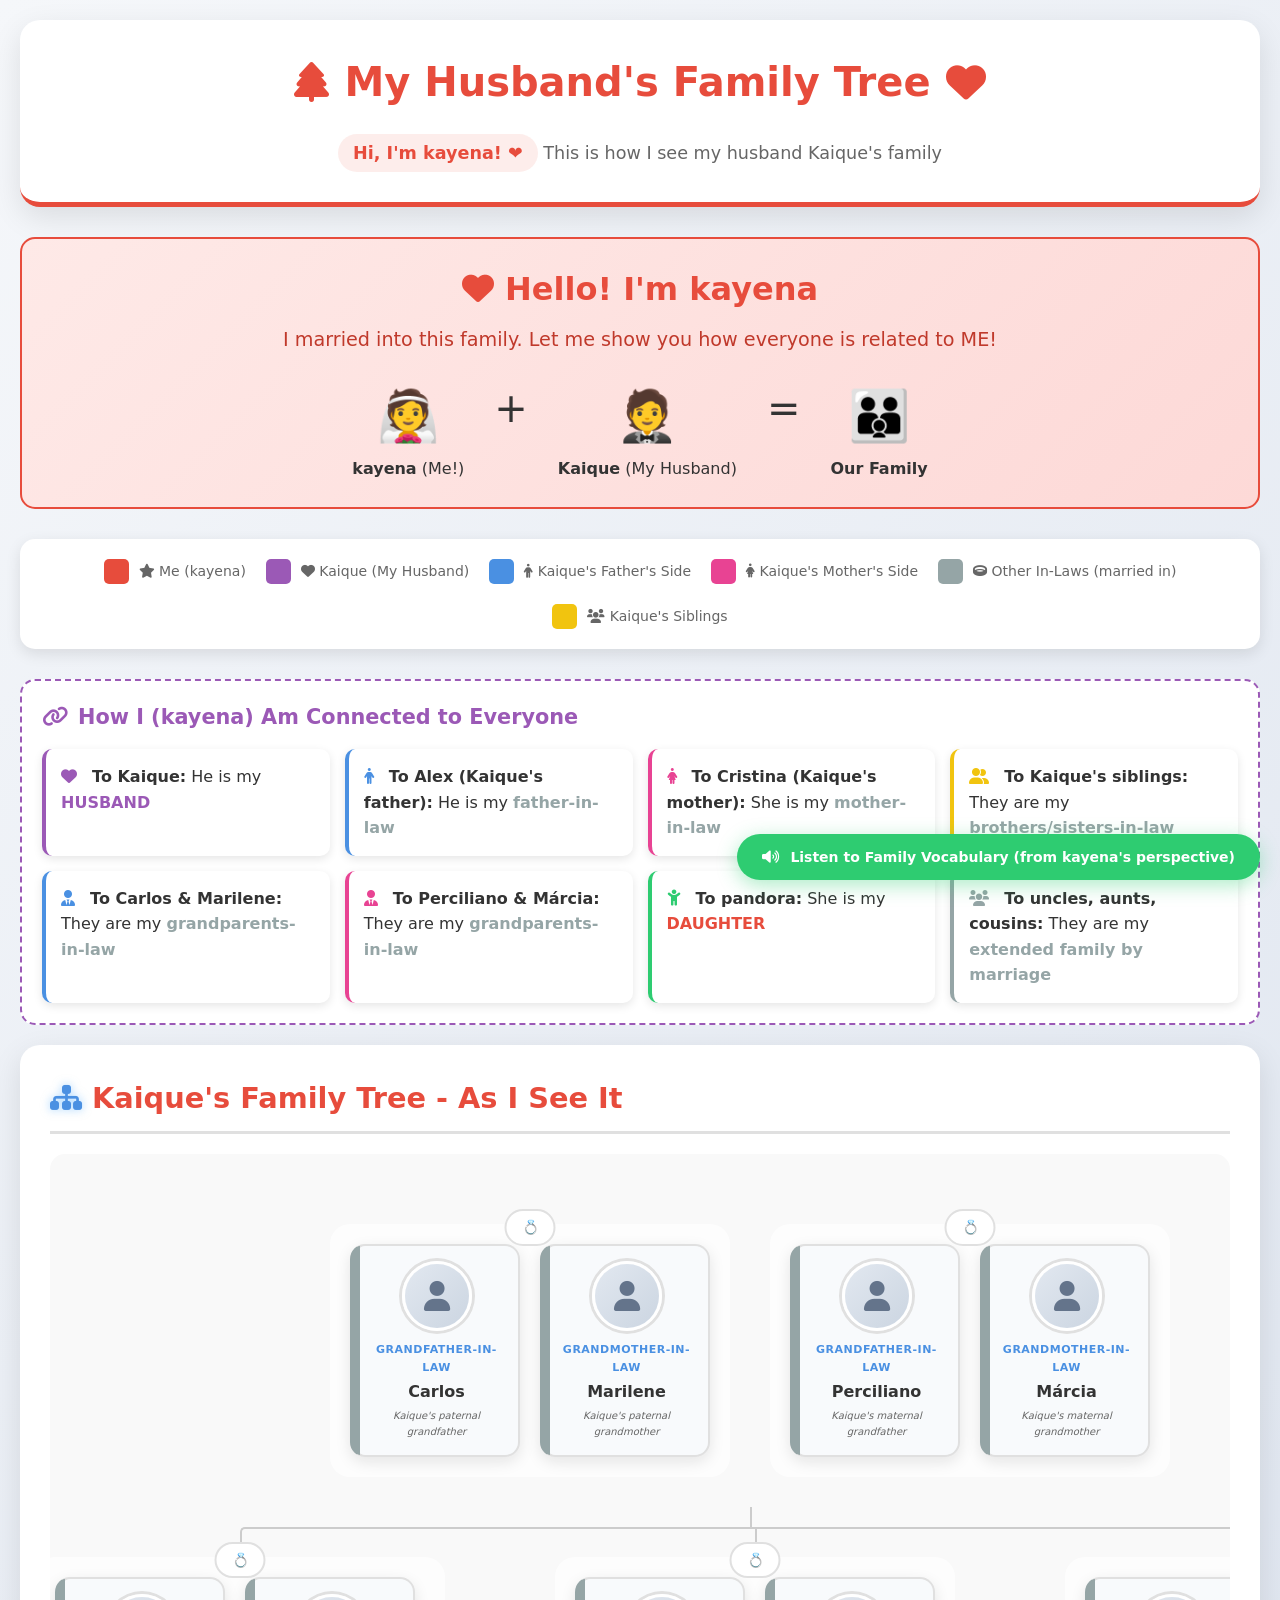
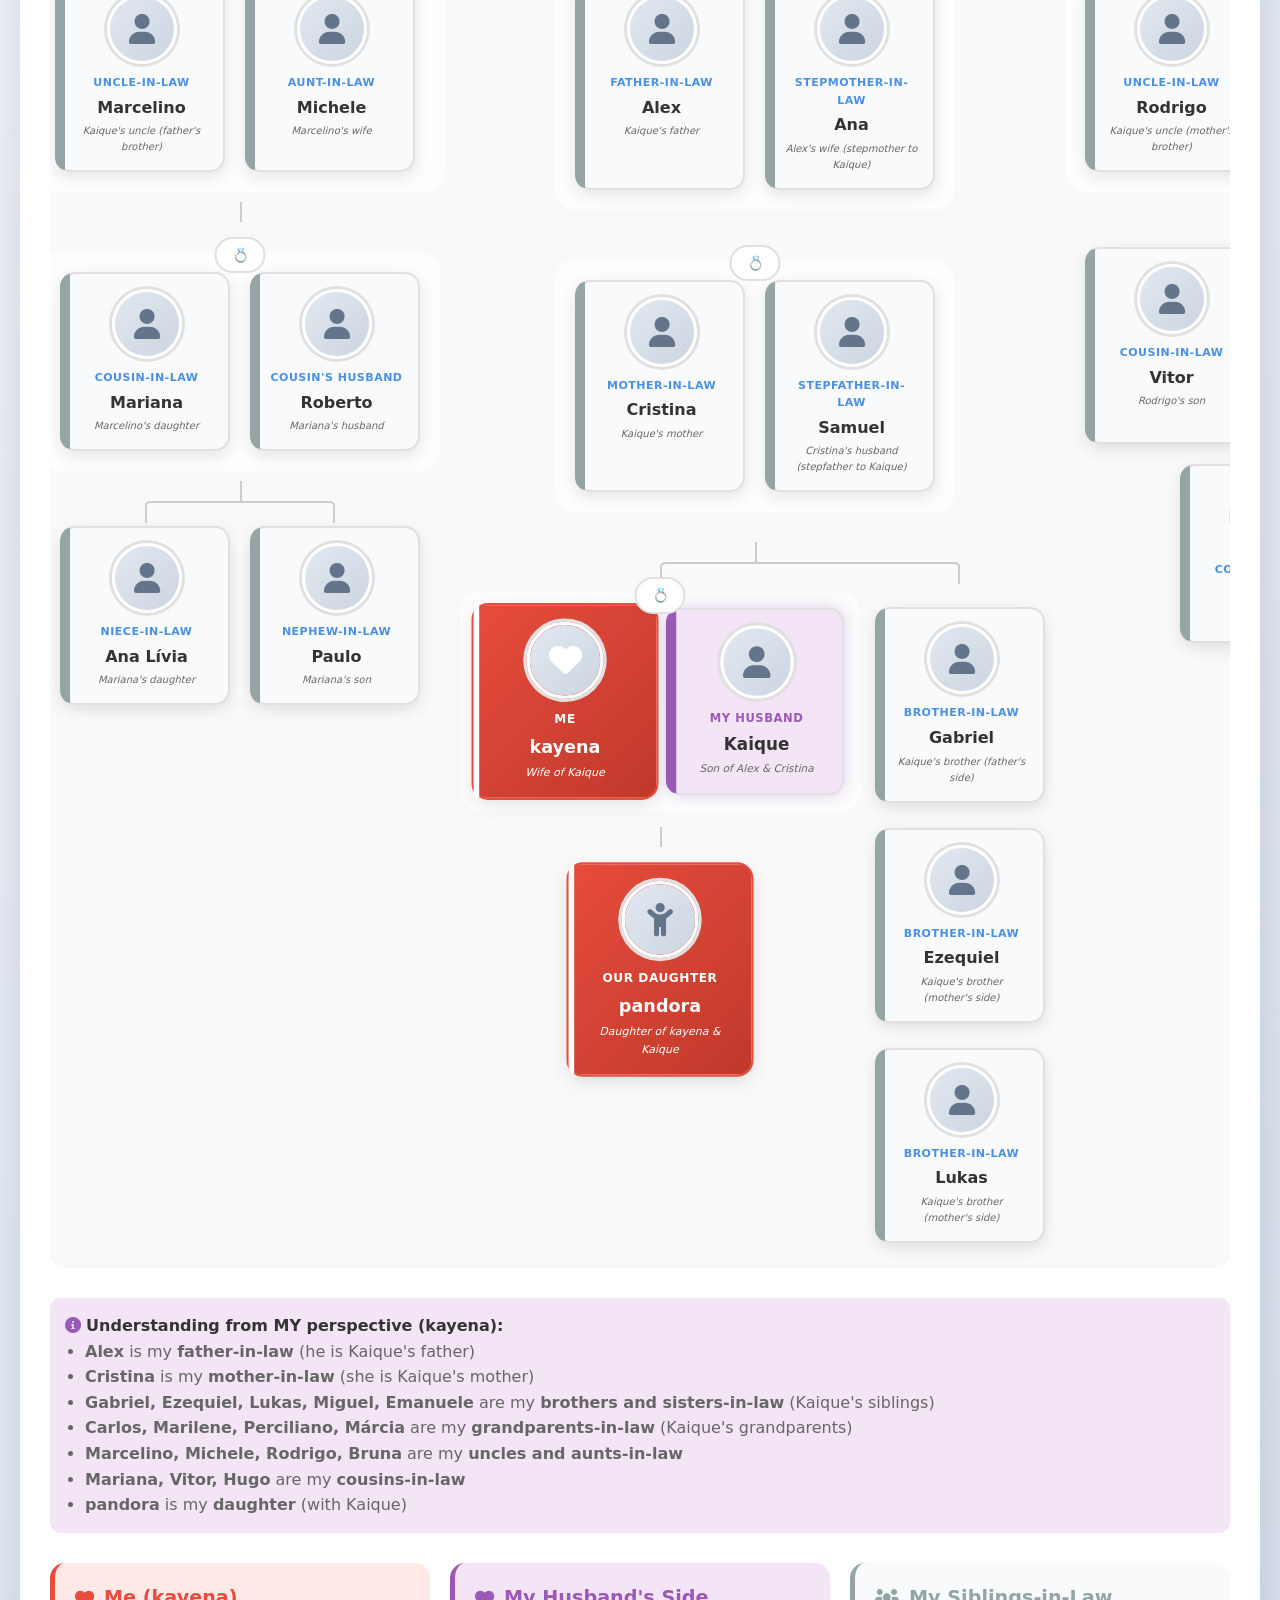
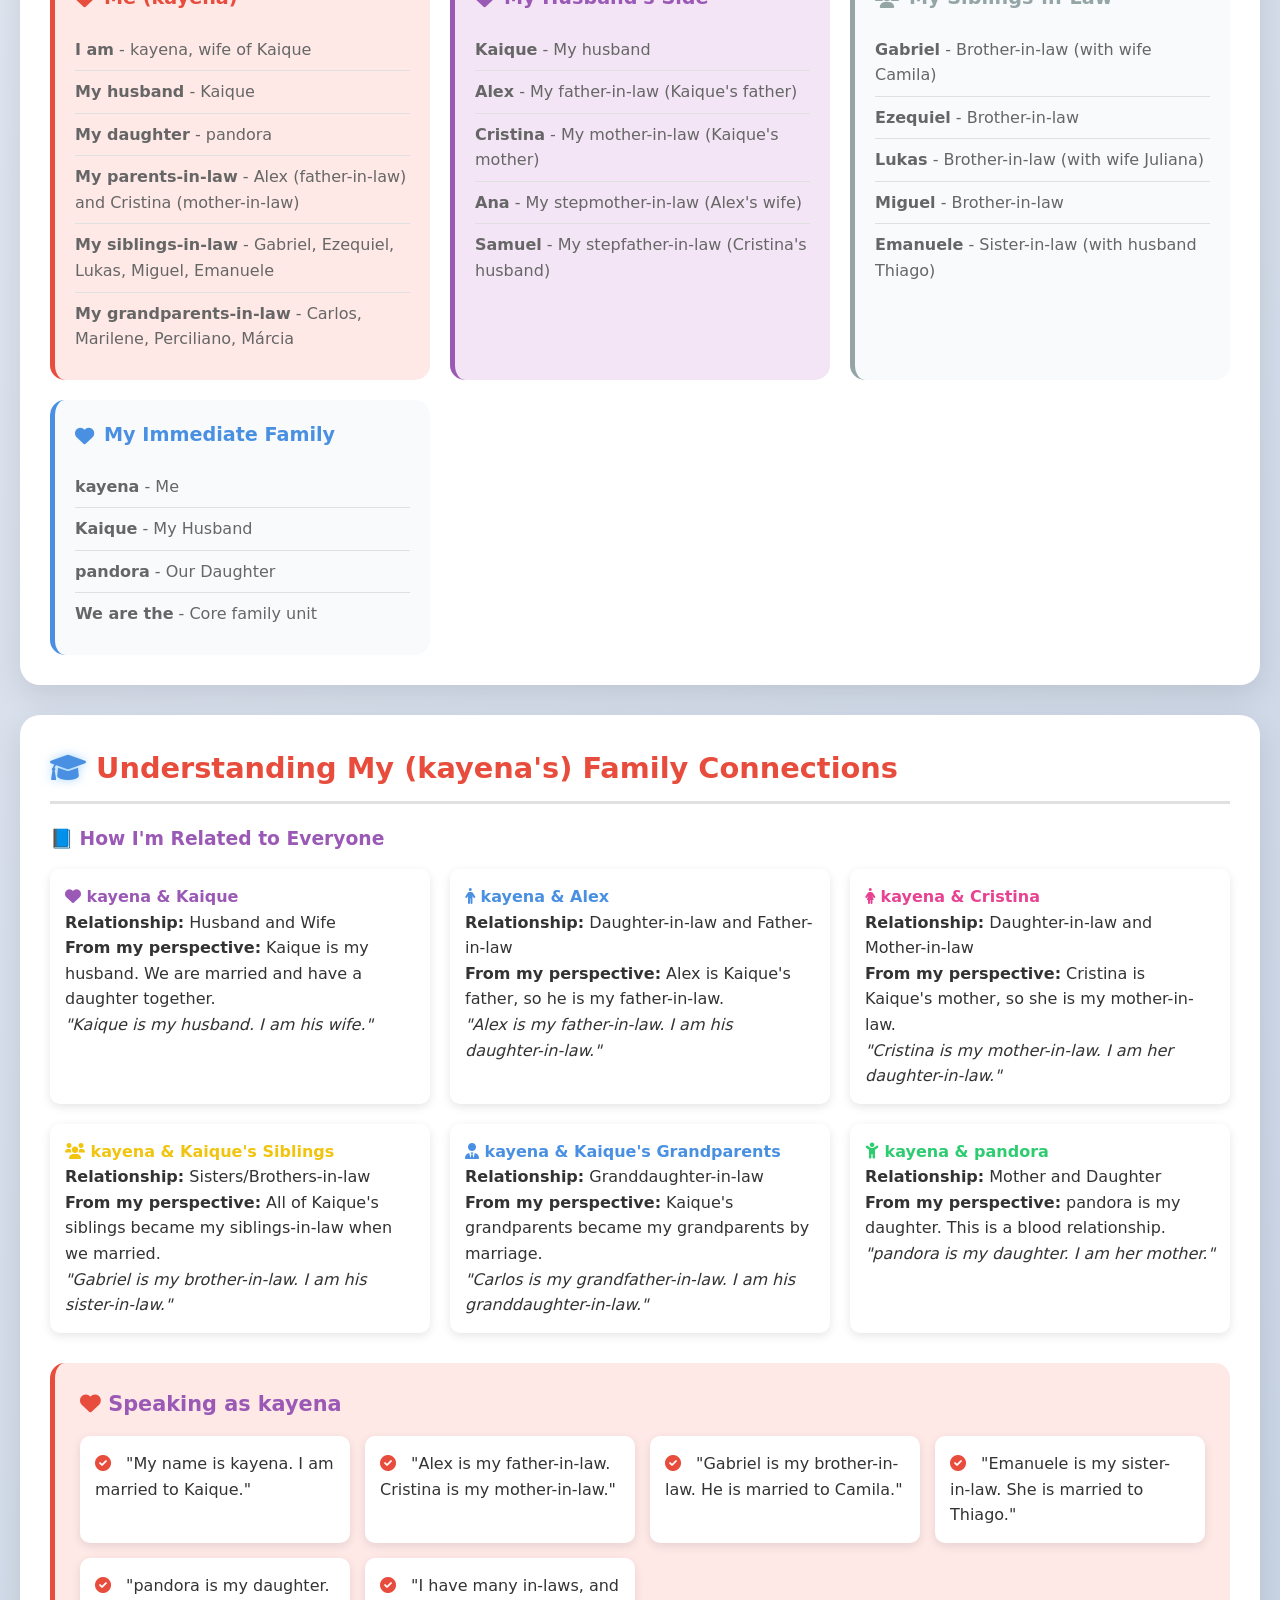
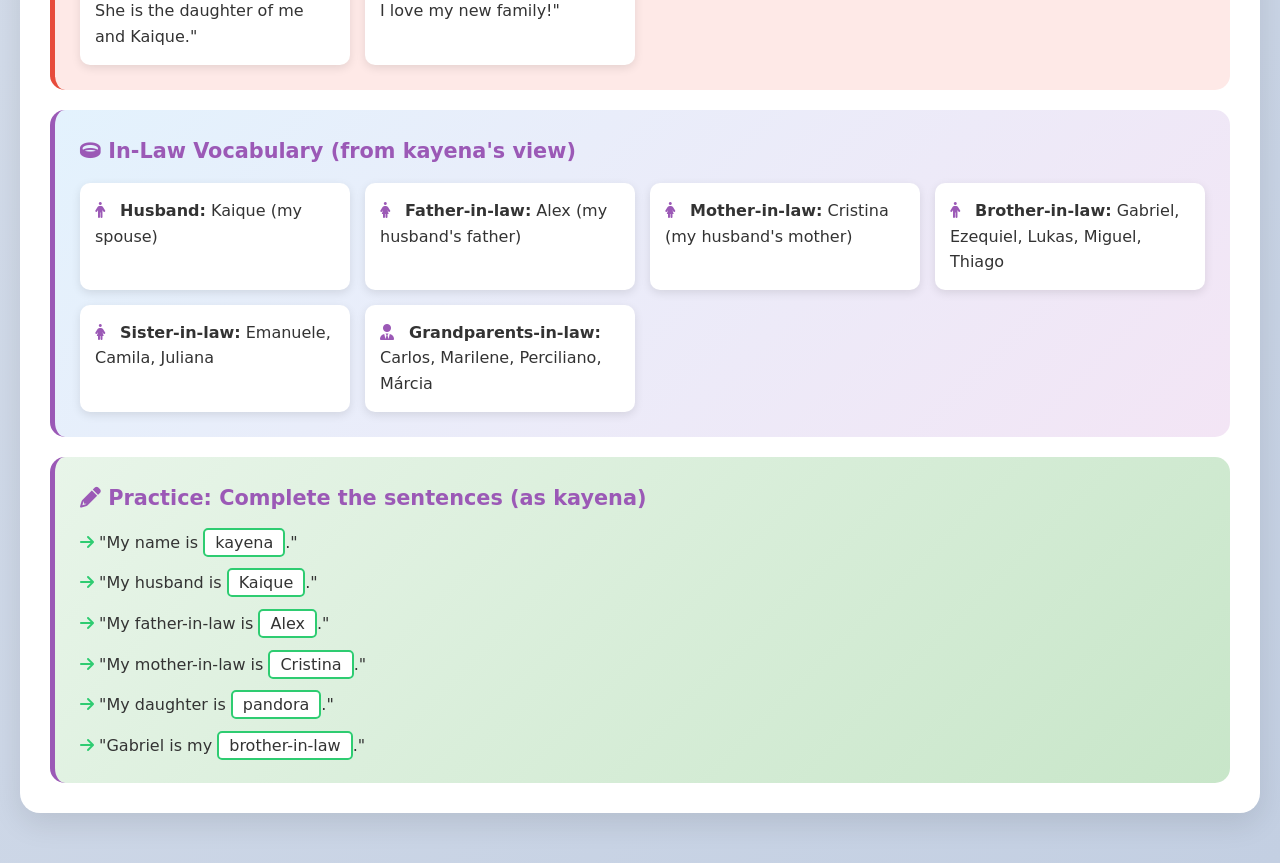
<file: pages/week2/familyinlaw.html>
<!DOCTYPE html>
<html lang="pt-BR">
<head>
    <meta charset="UTF-8">
    <meta name="viewport" content="width=device-width, initial-scale=1.0">
    <title>My Family Tree - kayena's Perspective</title>
    <link rel="shortcut icon" href="../../icons/icon.ico" type="image/x-icon">
    <link rel="stylesheet" href="../../css/modules/main.css">
    <link rel="stylesheet" href="https://cdnjs.cloudflare.com/ajax/libs/font-awesome/6.0.0-beta3/css/all.min.css">
    <style>
        :root {
            --accent-color: #4a90e2;
            --accent-green: #2ecc71;
            --accent-purple: #9b59b6;
            --accent-yellow: #f1c40f;
            --accent-orange: #e67e22;
            --accent-pink: #e84393;
            --inlaw-color: #95a5a6;
            --kayena-color: #e74c3c;
            --kaique-color: #9b59b6;
            --text-primary: #333333;
            --text-secondary: #666666;
            --border-color: #e0e0e0;
            --card-bg: #ffffff;
            --section-bg: #f8fafc;
        }

        * {
            margin: 0;
            padding: 0;
            box-sizing: border-box;
        }

        body {
            font-family: 'Segoe UI', Tahoma, Geneva, Verdana, sans-serif;
            background: linear-gradient(135deg, #f5f7fa 0%, #c3cfe2 100%);
            padding: 20px;
            min-height: 100vh;
        }

        .main-container {
            max-width: 1800px;
            margin: 0 auto;
        }

        /* Header */
        .page-header {
            text-align: center;
            margin-bottom: 30px;
            padding: 30px;
            background: white;
            border-radius: 20px;
            box-shadow: 0 10px 30px rgba(0, 0, 0, 0.1);
            border-bottom: 5px solid var(--kayena-color);
        }

        .page-title {
            color: var(--kayena-color);
            font-size: 2.5em;
            margin-bottom: 10px;
            display: flex;
            align-items: center;
            justify-content: center;
            gap: 15px;
            flex-wrap: wrap;
        }

        .page-subtitle {
            color: var(--text-secondary);
            font-size: 1.1em;
        }

        .kayena-highlight {
            color: var(--kayena-color);
            font-weight: bold;
            background: rgba(231, 76, 60, 0.1);
            padding: 5px 15px;
            border-radius: 20px;
            display: inline-block;
            margin-top: 10px;
        }

        /* Legend */
        .legend {
            display: flex;
            flex-wrap: wrap;
            gap: 20px;
            margin: 30px 0;
            padding: 20px;
            background: white;
            border-radius: 15px;
            justify-content: center;
            box-shadow: 0 5px 15px rgba(0, 0, 0, 0.1);
        }

        .legend-item {
            display: flex;
            align-items: center;
            gap: 10px;
            font-size: 14px;
            color: var(--text-secondary);
        }

        .legend-color {
            width: 25px;
            height: 25px;
            border-radius: 5px;
        }

        .color-kayena { background: var(--kayena-color); }
        .color-kaique { background: var(--kaique-color); }
        .color-paternal { background: var(--accent-color); }
        .color-maternal { background: var(--accent-pink); }
        .color-inlaw { background: var(--inlaw-color); }
        .color-sibling { background: var(--accent-yellow); }

        /* Sections */
        .section-container {
            background: white;
            border-radius: 20px;
            padding: 30px;
            margin-bottom: 30px;
            box-shadow: 0 10px 30px rgba(0, 0, 0, 0.1);
        }

        .section-title {
            color: var(--kayena-color);
            font-size: 1.8em;
            margin-bottom: 20px;
            padding-bottom: 10px;
            border-bottom: 3px solid var(--border-color);
            display: flex;
            align-items: center;
            gap: 10px;
            flex-wrap: wrap;
        }

        /* Tree Structure */
        .tree-container {
            overflow-x: auto;
            padding: 20px 0;
            background: #f9f9f9;
            border-radius: 15px;
        }

        .tree {
            min-width: 1400px;
        }

        .tree ul {
            padding-top: 20px;
            position: relative;
            display: flex;
            justify-content: center;
        }

        .tree li {
            list-style-type: none;
            position: relative;
            padding: 20px 5px 0 5px;
            text-align: center;
        }

        .tree li::before, .tree li::after {
            content: '';
            position: absolute;
            top: 0;
            right: 50%;
            border-top: 2px solid #ccc;
            width: 50%;
            height: 20px;
        }

        .tree li::after {
            right: auto;
            left: 50%;
            border-left: 2px solid #ccc;
        }

        .tree li:only-child::after, .tree li:only-child::before {
            display: none;
        }

        .tree li:first-child::before, .tree li:last-child::after {
            border: 0 none;
        }

        .tree li:last-child::before {
            border-right: 2px solid #ccc;
            border-radius: 0 5px 0 0;
        }

        .tree li:first-child::after {
            border-radius: 5px 0 0 0;
        }

        .tree ul ul::before {
            content: '';
            position: absolute;
            top: 0;
            left: 50%;
            border-left: 2px solid #ccc;
            width: 0;
            height: 20px;
        }

        /* Person Cards */
        .person {
            background: var(--card-bg);
            border: 2px solid var(--border-color);
            padding: 15px;
            border-radius: 15px;
            display: inline-block;
            min-width: 170px;
            max-width: 170px;
            box-shadow: 0 5px 15px rgba(0, 0, 0, 0.1);
            transition: all 0.3s ease;
            position: relative;
            margin: 5px;
            cursor: pointer;
        }

        .person:hover {
            transform: translateY(-5px);
            box-shadow: 0 15px 30px rgba(0, 0, 0, 0.2);
        }

        .person::before {
            content: '';
            position: absolute;
            top: 0;
            left: 0;
            width: 5px;
            height: 100%;
            background: var(--accent-color);
            border-radius: 15px 0 0 15px;
        }

        .photo {
            width: 70px;
            height: 70px;
            border-radius: 50%;
            margin: 0 auto 10px;
            border: 3px solid white;
            box-shadow: 0 0 0 3px var(--border-color);
            overflow: hidden;
        }

        .photo img {
            width: 100%;
            height: 100%;
            object-fit: cover;
        }

        .photo-placeholder {
            width: 100%;
            height: 100%;
            background: linear-gradient(135deg, #e2e8f0, #cbd5e1);
            display: flex;
            align-items: center;
            justify-content: center;
            font-size: 30px;
            color: #64748b;
        }

        .name {
            display: block;
            font-weight: 700;
            font-size: 16px;
            color: var(--text-primary);
            margin-bottom: 3px;
        }

        .label {
            display: block;
            font-size: 11px;
            color: var(--accent-color);
            text-transform: uppercase;
            font-weight: 600;
            letter-spacing: 0.5px;
            margin-bottom: 3px;
        }

        .relationship {
            display: block;
            font-size: 10px;
            color: var(--text-secondary);
            font-style: italic;
        }

        /* Special Cards */
        .kayena {
            background: linear-gradient(135deg, var(--kayena-color), #c0392b);
            border-color: var(--kayena-color);
            transform: scale(1.1);
            z-index: 10;
        }

        .kayena .name, .kayena .label, .kayena .relationship {
            color: white;
        }

        .kayena::before {
            background: white;
        }

        .kaique {
            border-left: 5px solid var(--kaique-color);
            background: #f3e5f5;
            transform: scale(1.05);
            box-shadow: 0 0 15px rgba(155, 89, 182, 0.3);
        }

        .kaique::before {
            background: var(--kaique-color);
        }

        .kaique .label {
            color: var(--kaique-color);
            font-weight: 800;
        }

        .inlaw {
            border-left: 5px solid var(--inlaw-color);
            background: #f8fafc;
        }

        .inlaw::before {
            background: var(--inlaw-color);
        }

        .paternal { border-left: 5px solid var(--accent-color); }
        .maternal { border-left: 5px solid var(--accent-pink); }
        .paternal::before { background: var(--accent-color); }
        .maternal::before { background: var(--accent-pink); }

        .couple {
            display: flex;
            gap: 10px;
            padding: 15px;
            border-radius: 20px;
            background: rgba(255, 255, 255, 0.7);
            position: relative;
            margin: 10px 0;
        }

        .couple::before {
            content: '💍';
            position: absolute;
            top: -15px;
            left: 50%;
            transform: translateX(-50%);
            background: white;
            padding: 5px 15px;
            border-radius: 20px;
            font-size: 14px;
            border: 2px solid var(--border-color);
            z-index: 20;
        }

        /* Info Boxes */
        .info-grid {
            display: grid;
            grid-template-columns: repeat(auto-fit, minmax(300px, 1fr));
            gap: 20px;
            margin-top: 30px;
        }

        .info-box {
            background: var(--section-bg);
            border-radius: 15px;
            padding: 20px;
            border-left: 5px solid var(--accent-color);
        }

        .info-box h4 {
            color: var(--accent-color);
            margin-bottom: 15px;
            font-size: 1.2em;
            display: flex;
            align-items: center;
            gap: 10px;
        }

        .info-box ul {
            list-style: none;
        }

        .info-box li {
            padding: 8px 0;
            color: var(--text-secondary);
            border-bottom: 1px solid var(--border-color);
        }

        .info-box li:last-child {
            border-bottom: none;
        }

        .kayena-box {
            border-left-color: var(--kayena-color);
            background: #fee9e7;
        }

        .kayena-box h4 {
            color: var(--kayena-color);
        }

        .kaique-box {
            border-left-color: var(--kaique-color);
            background: #f3e5f5;
        }

        .kaique-box h4 {
            color: var(--kaique-color);
        }

        .inlaw-box {
            border-left-color: var(--inlaw-color);
        }

        .inlaw-box h4 {
            color: var(--inlaw-color);
        }

        /* Practice Box */
        .practice-box {
            background: linear-gradient(135deg, #e3f2fd, #f3e5f5);
            border-radius: 15px;
            padding: 25px;
            margin-top: 20px;
            border-left: 5px solid var(--kaique-color);
        }

        .practice-box h4 {
            color: var(--kaique-color);
            margin-bottom: 15px;
            font-size: 1.3em;
        }

        .practice-sentences {
            display: grid;
            grid-template-columns: repeat(auto-fit, minmax(250px, 1fr));
            gap: 15px;
        }

        .sentence-card {
            background: white;
            padding: 15px;
            border-radius: 10px;
            box-shadow: 0 3px 10px rgba(0, 0, 0, 0.1);
        }

        .sentence-card i {
            color: var(--kaique-color);
            margin-right: 10px;
        }

        /* Connection Explanation */
        .family-connection {
            background: white;
            border-radius: 15px;
            padding: 20px;
            margin: 20px 0;
            border: 2px dashed var(--kaique-color);
        }

        .connection-title {
            color: var(--kaique-color);
            font-size: 1.3em;
            margin-bottom: 15px;
            display: flex;
            align-items: center;
            gap: 10px;
        }

        /* Audio Button */
        .audio-btn {
            position: fixed;
            bottom: 20px;
            right: 20px;
            background: var(--accent-green);
            color: white;
            border: none;
            padding: 15px 25px;
            border-radius: 30px;
            cursor: pointer;
            font-size: 14px;
            font-weight: 600;
            box-shadow: 0 5px 20px rgba(46, 204, 113, 0.4);
            display: flex;
            align-items: center;
            gap: 10px;
            z-index: 1000;
            transition: all 0.3s ease;
        }

        .audio-btn:hover {
            transform: scale(1.05);
            box-shadow: 0 10px 30px rgba(46, 204, 113, 0.6);
        }

        /* kayena Introduction */
        .kayena-intro {
            background: linear-gradient(135deg, #fee9e7, #fdd9d7);
            border-radius: 15px;
            padding: 25px;
            margin: 20px 0;
            text-align: center;
            border: 2px solid var(--kayena-color);
        }

        .kayena-intro h2 {
            color: var(--kayena-color);
            font-size: 2em;
            margin-bottom: 10px;
        }

        .kayena-intro p {
            color: #c0392b;
            font-size: 1.2em;
        }

        /* Responsive */
        @media (max-width: 768px) {
            .page-title {
                font-size: 1.8em;
            }

            .tree {
                min-width: 1200px;
            }

            .person {
                min-width: 150px;
                max-width: 150px;
                padding: 10px;
            }

            .photo {
                width: 60px;
                height: 60px;
            }

            .couple {
                flex-direction: column;
                gap: 15px;
            }
        }
    </style>
</head>
<body>
    <div class="main-container">
        <!-- Header - agora da perspectiva da kayena -->
        <div class="page-header">
            <h1 class="page-title">
                <i class="fas fa-tree"></i>
                My Husband's Family Tree
                <i class="fas fa-heart" style="color: var(--kayena-color)"></i>
            </h1>
            <p class="page-subtitle">
                <span class="kayena-highlight">Hi, I'm kayena! ❤️</span> This is how I see my husband Kaique's family
            </p>
        </div>

        <!-- kayena se apresentando -->
        <div class="kayena-intro">
            <h2><i class="fas fa-heart"></i> Hello! I'm kayena</h2>
            <p>I married into this family. Let me show you how everyone is related to ME!</p>
            <div style="display: flex; justify-content: center; gap: 30px; margin-top: 20px; flex-wrap: wrap;">
                <div style="text-align: center;">
                    <div style="font-size: 50px;">👰</div>
                    <div><strong>kayena</strong> (Me!)</div>
                </div>
                <div style="font-size: 40px;">+</div>
                <div style="text-align: center;">
                    <div style="font-size: 50px;">🤵</div>
                    <div><strong>Kaique</strong> (My Husband)</div>
                </div>
                <div style="font-size: 40px;">=</div>
                <div style="text-align: center;">
                    <div style="font-size: 50px;">👪</div>
                    <div><strong>Our Family</strong></div>
                </div>
            </div>
        </div>

        <!-- Legend - adaptada para perspectiva da kayena -->
        <div class="legend">
            <div class="legend-item">
                <div class="legend-color color-kayena"></div>
                <span><i class="fas fa-star"></i> Me (kayena)</span>
            </div>
            <div class="legend-item">
                <div class="legend-color color-kaique"></div>
                <span><i class="fas fa-heart"></i> Kaique (My Husband)</span>
            </div>
            <div class="legend-item">
                <div class="legend-color color-paternal"></div>
                <span><i class="fas fa-male"></i> Kaique's Father's Side</span>
            </div>
            <div class="legend-item">
                <div class="legend-color color-maternal"></div>
                <span><i class="fas fa-female"></i> Kaique's Mother's Side</span>
            </div>
            <div class="legend-item">
                <div class="legend-color color-inlaw"></div>
                <span><i class="fas fa-ring"></i> Other In-Laws (married in)</span>
            </div>
            <div class="legend-item">
                <div class="legend-color color-sibling"></div>
                <span><i class="fas fa-users"></i> Kaique's Siblings</span>
            </div>
        </div>

        <!-- Explanation from kayena's perspective -->
        <div class="family-connection">
            <h3 class="connection-title">
                <i class="fas fa-link"></i>
                How I (kayena) Am Connected to Everyone
            </h3>
            <div style="display: grid; grid-template-columns: repeat(auto-fit, minmax(280px, 1fr)); gap: 15px;">
                <div class="sentence-card" style="border-left: 4px solid var(--kaique-color);">
                    <i class="fas fa-heart" style="color: var(--kaique-color);"></i>
                    <strong>To Kaique:</strong> He is my <span style="color: var(--kaique-color); font-weight: bold;">HUSBAND</span>
                </div>
                <div class="sentence-card" style="border-left: 4px solid var(--accent-color);">
                    <i class="fas fa-male" style="color: var(--accent-color);"></i>
                    <strong>To Alex (Kaique's father):</strong> He is my <span style="color: var(--inlaw-color); font-weight: bold;">father-in-law</span>
                </div>
                <div class="sentence-card" style="border-left: 4px solid var(--accent-pink);">
                    <i class="fas fa-female" style="color: var(--accent-pink);"></i>
                    <strong>To Cristina (Kaique's mother):</strong> She is my <span style="color: var(--inlaw-color); font-weight: bold;">mother-in-law</span>
                </div>
                <div class="sentence-card" style="border-left: 4px solid var(--accent-yellow);">
                    <i class="fas fa-user-friends" style="color: var(--accent-yellow);"></i>
                    <strong>To Kaique's siblings:</strong> They are my <span style="color: var(--inlaw-color); font-weight: bold;">brothers/sisters-in-law</span>
                </div>
                <div class="sentence-card" style="border-left: 4px solid var(--accent-color);">
                    <i class="fas fa-user-tie" style="color: var(--accent-color);"></i>
                    <strong>To Carlos & Marilene:</strong> They are my <span style="color: var(--inlaw-color); font-weight: bold;">grandparents-in-law</span>
                </div>
                <div class="sentence-card" style="border-left: 4px solid var(--accent-pink);">
                    <i class="fas fa-user-tie" style="color: var(--accent-pink);"></i>
                    <strong>To Perciliano & Márcia:</strong> They are my <span style="color: var(--inlaw-color); font-weight: bold;">grandparents-in-law</span>
                </div>
                <div class="sentence-card" style="border-left: 4px solid var(--accent-green);">
                    <i class="fas fa-child" style="color: var(--accent-green);"></i>
                    <strong>To pandora:</strong> She is my <span style="color: var(--kayena-color); font-weight: bold;">DAUGHTER</span>
                </div>
                <div class="sentence-card" style="border-left: 4px solid var(--inlaw-color);">
                    <i class="fas fa-users" style="color: var(--inlaw-color);"></i>
                    <strong>To uncles, aunts, cousins:</strong> They are my <span style="color: var(--inlaw-color); font-weight: bold;">extended family by marriage</span>
                </div>
            </div>
        </div>

        <!-- Main Family Tree Section - da perspectiva da kayena -->
        <div class="section-container">
            <h2 class="section-title">
                <i class="fas fa-sitemap"></i>
                Kaique's Family Tree - As I See It
            </h2>

            <div class="tree-container">
                <div class="tree">
                    <ul>
                        <li>
                            <!-- GRANDPARENTS GENERATION - from kayena's perspective, they are grandparents-in-law -->
                            <div style="display: flex; gap: 40px; justify-content: center; margin-bottom: 20px; flex-wrap: wrap;">
                                <!-- Paternal Grandparents of Kaique -->
                                <div class="couple">
                                    <div class="person inlaw">
                                        <div class="photo">
                                            <div class="photo-placeholder">
                                                <i class="fas fa-user"></i>
                                            </div>
                                        </div>
                                        <span class="label">Grandfather-in-Law</span>
                                        <span class="name">Carlos</span>
                                        <span class="relationship">Kaique's paternal grandfather</span>
                                    </div>
                                    <div class="person inlaw">
                                        <div class="photo">
                                            <div class="photo-placeholder">
                                                <i class="fas fa-user"></i>
                                            </div>
                                        </div>
                                        <span class="label">Grandmother-in-Law</span>
                                        <span class="name">Marilene</span>
                                        <span class="relationship">Kaique's paternal grandmother</span>
                                    </div>
                                </div>

                                <!-- Maternal Grandparents of Kaique -->
                                <div class="couple">
                                    <div class="person inlaw">
                                        <div class="photo">
                                            <div class="photo-placeholder">
                                                <i class="fas fa-user"></i>
                                            </div>
                                        </div>
                                        <span class="label">Grandfather-in-Law</span>
                                        <span class="name">Perciliano</span>
                                        <span class="relationship">Kaique's maternal grandfather</span>
                                    </div>
                                    <div class="person inlaw">
                                        <div class="photo">
                                            <div class="photo-placeholder">
                                                <i class="fas fa-user"></i>
                                            </div>
                                        </div>
                                        <span class="label">Grandmother-in-Law</span>
                                        <span class="name">Márcia</span>
                                        <span class="relationship">Kaique's maternal grandmother</span>
                                    </div>
                                </div>
                            </div>

                            <ul>
                                <!-- UNCLE MARCELINO'S FAMILY (Paternal side) -->
                                <li>
                                    <div class="couple">
                                        <div class="person inlaw">
                                            <div class="photo">
                                                <div class="photo-placeholder">
                                                    <i class="fas fa-user"></i>
                                                </div>
                                            </div>
                                            <span class="label">Uncle-in-Law</span>
                                            <span class="name">Marcelino</span>
                                            <span class="relationship">Kaique's uncle (father's brother)</span>
                                        </div>
                                        <div class="person inlaw">
                                            <div class="photo">
                                                <div class="photo-placeholder">
                                                    <i class="fas fa-user"></i>
                                                </div>
                                            </div>
                                            <span class="label">Aunt-in-Law</span>
                                            <span class="name">Michele</span>
                                            <span class="relationship">Marcelino's wife</span>
                                        </div>
                                    </div>
                                    <ul>
                                        <li>
                                            <div class="couple">
                                                <div class="person inlaw">
                                                    <div class="photo">
                                                        <div class="photo-placeholder">
                                                            <i class="fas fa-user"></i>
                                                        </div>
                                                    </div>
                                                    <span class="label">Cousin-in-Law</span>
                                                    <span class="name">Mariana</span>
                                                    <span class="relationship">Marcelino's daughter</span>
                                                </div>
                                                <div class="person inlaw">
                                                    <div class="photo">
                                                        <div class="photo-placeholder">
                                                            <i class="fas fa-user"></i>
                                                        </div>
                                                    </div>
                                                    <span class="label">Cousin's Husband</span>
                                                    <span class="name">Roberto</span>
                                                    <span class="relationship">Mariana's husband</span>
                                                </div>
                                            </div>
                                            <ul>
                                                <li>
                                                    <div class="person inlaw">
                                                        <div class="photo">
                                                            <div class="photo-placeholder">
                                                                <i class="fas fa-user"></i>
                                                            </div>
                                                        </div>
                                                        <span class="label">Niece-in-Law</span>
                                                        <span class="name">Ana Lívia</span>
                                                        <span class="relationship">Mariana's daughter</span>
                                                    </div>
                                                </li>
                                                <li>
                                                    <div class="person inlaw">
                                                        <div class="photo">
                                                            <div class="photo-placeholder">
                                                                <i class="fas fa-user"></i>
                                                            </div>
                                                        </div>
                                                        <span class="label">Nephew-in-Law</span>
                                                        <span class="name">Paulo</span>
                                                        <span class="relationship">Mariana's son</span>
                                                    </div>
                                                </li>
                                            </ul>
                                        </li>
                                    </ul>
                                </li>

                                <!-- CORE FAMILY: Parents, Kaique, kayena, pandora -->
                                <li>
                                    <!-- Kaique's Parents with stepparents -->
                                    <div style="display: flex; gap: 30px; justify-content: center; flex-wrap: wrap; margin-bottom: 20px;">
                                        <!-- Father's side -->
                                        <div class="couple">
                                            <div class="person inlaw">
                                                <div class="photo">
                                                    <div class="photo-placeholder">
                                                        <i class="fas fa-user"></i>
                                                    </div>
                                                </div>
                                                <span class="label">Father-in-Law</span>
                                                <span class="name">Alex</span>
                                                <span class="relationship">Kaique's father</span>
                                            </div>
                                            <div class="person inlaw">
                                                <div class="photo">
                                                    <div class="photo-placeholder">
                                                        <i class="fas fa-user"></i>
                                                    </div>
                                                </div>
                                                <span class="label">Stepmother-in-Law</span>
                                                <span class="name">Ana</span>
                                                <span class="relationship">Alex's wife (stepmother to Kaique)</span>
                                            </div>
                                        </div>

                                        <!-- Mother's side -->
                                        <div class="couple">
                                            <div class="person inlaw">
                                                <div class="photo">
                                                    <div class="photo-placeholder">
                                                        <i class="fas fa-user"></i>
                                                    </div>
                                                </div>
                                                <span class="label">Mother-in-Law</span>
                                                <span class="name">Cristina</span>
                                                <span class="relationship">Kaique's mother</span>
                                            </div>
                                            <div class="person inlaw">
                                                <div class="photo">
                                                    <div class="photo-placeholder">
                                                        <i class="fas fa-user"></i>
                                                    </div>
                                                </div>
                                                <span class="label">Stepfather-in-Law</span>
                                                <span class="name">Samuel</span>
                                                <span class="relationship">Cristina's husband (stepfather to Kaique)</span>
                                            </div>
                                        </div>
                                    </div>

                                    <ul>
                                        <!-- kayena (me!) and KAIQUE (my husband) -->
                                        <li>
                                            <div class="couple" style="margin-bottom: 15px;">
                                                <div class="person kayena">
                                                    <div class="photo">
                                                        <div class="photo-placeholder">
                                                            <i class="fas fa-heart" style="color: white;"></i>
                                                        </div>
                                                    </div>
                                                    <span class="label">ME</span>
                                                    <span class="name">kayena</span>
                                                    <span class="relationship">Wife of Kaique</span>
                                                </div>
                                                <div class="person kaique">
                                                    <div class="photo">
                                                        <div class="photo-placeholder">
                                                            <i class="fas fa-user"></i>
                                                        </div>
                                                    </div>
                                                    <span class="label">MY HUSBAND</span>
                                                    <span class="name">Kaique</span>
                                                    <span class="relationship">Son of Alex & Cristina</span>
                                                </div>
                                            </div>
                                            
                                            <!-- Our daughter -->
                                            <ul>
                                                <li>
                                                    <div class="person kayena">
                                                        <div class="photo">
                                                            <div class="photo-placeholder">
                                                                <i class="fas fa-child"></i>
                                                            </div>
                                                        </div>
                                                        <span class="label">OUR DAUGHTER</span>
                                                        <span class="name">pandora</span>
                                                        <span class="relationship">Daughter of kayena & Kaique</span>
                                                    </div>
                                                </li>
                                            </ul>
                                        </li>

                                        <!-- KAIQUE'S SIBLINGS - from my perspective, they are my brothers/sisters-in-law -->
                                        <li>
                                            <div style="display: flex; flex-wrap: wrap; justify-content: center; gap: 15px; margin-top: 20px;">
                                                <!-- Gabriel with wife -->
                                                <div style="display: flex; gap: 5px;">
                                                    <div class="person inlaw">
                                                        <div class="photo">
                                                            <div class="photo-placeholder">
                                                                <i class="fas fa-user"></i>
                                                            </div>
                                                        </div>
                                                        <span class="label">Brother-in-Law</span>
                                                        <span class="name">Gabriel</span>
                                                        <span class="relationship">Kaique's brother (father's side)</span>
                                                    </div>
                                                </div>

                                                <!-- Ezequiel -->
                                                <div class="person inlaw">
                                                    <div class="photo">
                                                        <div class="photo-placeholder">
                                                            <i class="fas fa-user"></i>
                                                        </div>
                                                    </div>
                                                    <span class="label">Brother-in-Law</span>
                                                    <span class="name">Ezequiel</span>
                                                    <span class="relationship">Kaique's brother (mother's side)</span>
                                                </div>

                                                <!-- Lukas with wife -->
                                                <div style="display: flex; gap: 5px;">
                                                    <div class="person inlaw">
                                                        <div class="photo">
                                                            <div class="photo-placeholder">
                                                                <i class="fas fa-user"></i>
                                                            </div>
                                                        </div>
                                                        <span class="label">Brother-in-Law</span>
                                                        <span class="name">Lukas</span>
                                                        <span class="relationship">Kaique's brother (mother's side)</span>
                                                    </div>
                                                </div>

                                            
                                            </div>
                                        </li>
                                    </ul>
                                </li>

                                <!-- UNCLE RODRIGO'S FAMILY (Maternal side) -->
                                <li>
                                    <div class="couple">
                                        <div class="person inlaw">
                                            <div class="photo">
                                                <div class="photo-placeholder">
                                                    <i class="fas fa-user"></i>
                                                </div>
                                            </div>
                                            <span class="label">Uncle-in-Law</span>
                                            <span class="name">Rodrigo</span>
                                            <span class="relationship">Kaique's uncle (mother's brother)</span>
                                        </div>
                                        <div class="person inlaw">
                                            <div class="photo">
                                                <div class="photo-placeholder">
                                                    <i class="fas fa-user"></i>
                                                </div>
                                            </div>
                                            <span class="label">Aunt-in-Law</span>
                                            <span class="name">Bruna</span>
                                            <span class="relationship">Rodrigo's wife</span>
                                        </div>
                                    </div>
                                    <ul>
                                        <li>
                                            <div style="display: flex; gap: 10px; flex-wrap: wrap; justify-content: center;">
                                                <div class="person inlaw">
                                                    <div class="photo">
                                                        <div class="photo-placeholder">
                                                            <i class="fas fa-user"></i>
                                                        </div>
                                                    </div>
                                                    <span class="label">Cousin-in-Law</span>
                                                    <span class="name">Vitor</span>
                                                    <span class="relationship">Rodrigo's son</span>
                                                </div>
                                                <div class="person inlaw">
                                                    <div class="photo">
                                                        <div class="photo-placeholder">
                                                            <i class="fas fa-user"></i>
                                                        </div>
                                                    </div>
                                                    <span class="label">Cousin's Girlfriend</span>
                                                    <span class="name">Larissa</span>
                                                    <span class="relationship">Vitor's girlfriend</span>
                                                </div>
                                                <div class="person inlaw">
                                                    <div class="photo">
                                                        <div class="photo-placeholder">
                                                            <i class="fas fa-user"></i>
                                                        </div>
                                                    </div>
                                                    <span class="label">Cousin-in-Law</span>
                                                    <span class="name">Hugo</span>
                                                    <span class="relationship">Rodrigo's son</span>
                                                </div>
                                            </div>
                                        </li>
                                    </ul>
                                </li>
                            </ul>
                        </li>
                    </ul>
                </div>
            </div>

            <!-- Explanation of relationships from kayena's view -->
            <div style="margin-top: 30px; padding: 15px; background: #f3e5f5; border-radius: 10px;">
                <p><i class="fas fa-info-circle" style="color: var(--kaique-color);"></i> <strong>Understanding from MY perspective (kayena):</strong></p>
                <ul style="margin-left: 20px; color: var(--text-secondary);">
                    <li><strong>Alex</strong> is my <strong>father-in-law</strong> (he is Kaique's father)</li>
                    <li><strong>Cristina</strong> is my <strong>mother-in-law</strong> (she is Kaique's mother)</li>
                    <li><strong>Gabriel, Ezequiel, Lukas, Miguel, Emanuele</strong> are my <strong>brothers and sisters-in-law</strong> (Kaique's siblings)</li>
                    <li><strong>Carlos, Marilene, Perciliano, Márcia</strong> are my <strong>grandparents-in-law</strong> (Kaique's grandparents)</li>
                    <li><strong>Marcelino, Michele, Rodrigo, Bruna</strong> are my <strong>uncles and aunts-in-law</strong></li>
                    <li><strong>Mariana, Vitor, Hugo</strong> are my <strong>cousins-in-law</strong></li>
                    <li><strong>pandora</strong> is my <strong>daughter</strong> (with Kaique)</li>
                </ul>
            </div>

            <!-- Information Boxes - all from kayena's perspective -->
            <div class="info-grid">
                <div class="info-box kayena-box">
                    <h4><i class="fas fa-heart"></i> Me (kayena)</h4>
                    <ul>
                        <li><strong>I am</strong> - kayena, wife of Kaique</li>
                        <li><strong>My husband</strong> - Kaique</li>
                        <li><strong>My daughter</strong> - pandora</li>
                        <li><strong>My parents-in-law</strong> - Alex (father-in-law) and Cristina (mother-in-law)</li>
                        <li><strong>My siblings-in-law</strong> - Gabriel, Ezequiel, Lukas, Miguel, Emanuele</li>
                        <li><strong>My grandparents-in-law</strong> - Carlos, Marilene, Perciliano, Márcia</li>
                    </ul>
                </div>

                <div class="info-box kaique-box">
                    <h4><i class="fas fa-heart"></i> My Husband's Side</h4>
                    <ul>
                        <li><strong>Kaique</strong> - My husband</li>
                        <li><strong>Alex</strong> - My father-in-law (Kaique's father)</li>
                        <li><strong>Cristina</strong> - My mother-in-law (Kaique's mother)</li>
                        <li><strong>Ana</strong> - My stepmother-in-law (Alex's wife)</li>
                        <li><strong>Samuel</strong> - My stepfather-in-law (Cristina's husband)</li>
                    </ul>
                </div>

                <div class="info-box inlaw-box">
                    <h4><i class="fas fa-users"></i> My Siblings-in-Law</h4>
                    <ul>
                        <li><strong>Gabriel</strong> - Brother-in-law (with wife Camila)</li>
                        <li><strong>Ezequiel</strong> - Brother-in-law</li>
                        <li><strong>Lukas</strong> - Brother-in-law (with wife Juliana)</li>
                        <li><strong>Miguel</strong> - Brother-in-law</li>
                        <li><strong>Emanuele</strong> - Sister-in-law (with husband Thiago)</li>
                    </ul>
                </div>

                <div class="info-box">
                    <h4><i class="fas fa-heart"></i> My Immediate Family</h4>
                    <ul>
                        <li><strong>kayena</strong> - Me</li>
                        <li><strong>Kaique</strong> - My Husband</li>
                        <li><strong>pandora</strong> - Our Daughter</li>
                        <li><strong>We are the</strong> - Core family unit</li>
                    </ul>
                </div>
            </div>
        </div>

        <!-- Learning Summary - all from kayena's perspective -->
        <div class="section-container">
            <h2 class="section-title">
                <i class="fas fa-graduation-cap"></i>
                Understanding My (kayena's) Family Connections
            </h2>

            <!-- Detailed explanation of each relationship from kayena's view -->
            <div style="margin-bottom: 30px;">
                <h3 style="color: var(--kaique-color); margin-bottom: 15px;">📘 How I'm Related to Everyone</h3>
                
                <div style="display: grid; grid-template-columns: repeat(auto-fit, minmax(300px, 1fr)); gap: 20px;">
                    <div style="background: #fff; padding: 15px; border-radius: 10px; box-shadow: 0 3px 10px rgba(0,0,0,0.1);">
                        <h4 style="color: var(--kaique-color);"><i class="fas fa-heart"></i> kayena & Kaique</h4>
                        <p><strong>Relationship:</strong> Husband and Wife</p>
                        <p><strong>From my perspective:</strong> Kaique is my husband. We are married and have a daughter together.</p>
                        <p><em>"Kaique is my husband. I am his wife."</em></p>
                    </div>

                    <div style="background: #fff; padding: 15px; border-radius: 10px; box-shadow: 0 3px 10px rgba(0,0,0,0.1);">
                        <h4 style="color: var(--accent-color);"><i class="fas fa-male"></i> kayena & Alex</h4>
                        <p><strong>Relationship:</strong> Daughter-in-law and Father-in-law</p>
                        <p><strong>From my perspective:</strong> Alex is Kaique's father, so he is my father-in-law.</p>
                        <p><em>"Alex is my father-in-law. I am his daughter-in-law."</em></p>
                    </div>

                    <div style="background: #fff; padding: 15px; border-radius: 10px; box-shadow: 0 3px 10px rgba(0,0,0,0.1);">
                        <h4 style="color: var(--accent-pink);"><i class="fas fa-female"></i> kayena & Cristina</h4>
                        <p><strong>Relationship:</strong> Daughter-in-law and Mother-in-law</p>
                        <p><strong>From my perspective:</strong> Cristina is Kaique's mother, so she is my mother-in-law.</p>
                        <p><em>"Cristina is my mother-in-law. I am her daughter-in-law."</em></p>
                    </div>

                    <div style="background: #fff; padding: 15px; border-radius: 10px; box-shadow: 0 3px 10px rgba(0,0,0,0.1);">
                        <h4 style="color: var(--accent-yellow);"><i class="fas fa-users"></i> kayena & Kaique's Siblings</h4>
                        <p><strong>Relationship:</strong> Sisters/Brothers-in-law</p>
                        <p><strong>From my perspective:</strong> All of Kaique's siblings became my siblings-in-law when we married.</p>
                        <p><em>"Gabriel is my brother-in-law. I am his sister-in-law."</em></p>
                    </div>

                    <div style="background: #fff; padding: 15px; border-radius: 10px; box-shadow: 0 3px 10px rgba(0,0,0,0.1);">
                        <h4 style="color: var(--accent-color);"><i class="fas fa-user-tie"></i> kayena & Kaique's Grandparents</h4>
                        <p><strong>Relationship:</strong> Granddaughter-in-law</p>
                        <p><strong>From my perspective:</strong> Kaique's grandparents became my grandparents by marriage.</p>
                        <p><em>"Carlos is my grandfather-in-law. I am his granddaughter-in-law."</em></p>
                    </div>

                    <div style="background: #fff; padding: 15px; border-radius: 10px; box-shadow: 0 3px 10px rgba(0,0,0,0.1);">
                        <h4 style="color: var(--accent-green);"><i class="fas fa-child"></i> kayena & pandora</h4>
                        <p><strong>Relationship:</strong> Mother and Daughter</p>
                        <p><strong>From my perspective:</strong> pandora is my daughter. This is a blood relationship.</p>
                        <p><em>"pandora is my daughter. I am her mother."</em></p>
                    </div>
                </div>
            </div>

            <div class="practice-box" style="background: #fee9e7; border-left-color: var(--kayena-color);">
                <h4><i class="fas fa-heart" style="color: var(--kayena-color);"></i> Speaking as kayena</h4>
                <div class="practice-sentences">
                    <div class="sentence-card">
                        <i class="fas fa-check-circle" style="color: var(--kayena-color);"></i>
                        "My name is kayena. I am married to Kaique."
                    </div>
                    <div class="sentence-card">
                        <i class="fas fa-check-circle" style="color: var(--kayena-color);"></i>
                        "Alex is my father-in-law. Cristina is my mother-in-law."
                    </div>
                    <div class="sentence-card">
                        <i class="fas fa-check-circle" style="color: var(--kayena-color);"></i>
                        "Gabriel is my brother-in-law. He is married to Camila."
                    </div>
                    <div class="sentence-card">
                        <i class="fas fa-check-circle" style="color: var(--kayena-color);"></i>
                        "Emanuele is my sister-in-law. She is married to Thiago."
                    </div>
                    <div class="sentence-card">
                        <i class="fas fa-check-circle" style="color: var(--kayena-color);"></i>
                        "pandora is my daughter. She is the daughter of me and Kaique."
                    </div>
                    <div class="sentence-card">
                        <i class="fas fa-check-circle" style="color: var(--kayena-color);"></i>
                        "I have many in-laws, and I love my new family!"
                    </div>
                </div>
            </div>

            <div class="practice-box">
                <h4><i class="fas fa-ring"></i> In-Law Vocabulary (from kayena's view)</h4>
                <div class="practice-sentences">
                    <div class="sentence-card">
                        <i class="fas fa-male"></i>
                        <strong>Husband:</strong> Kaique (my spouse)
                    </div>
                    <div class="sentence-card">
                        <i class="fas fa-female"></i>
                        <strong>Father-in-law:</strong> Alex (my husband's father)
                    </div>
                    <div class="sentence-card">
                        <i class="fas fa-female"></i>
                        <strong>Mother-in-law:</strong> Cristina (my husband's mother)
                    </div>
                    <div class="sentence-card">
                        <i class="fas fa-male"></i>
                        <strong>Brother-in-law:</strong> Gabriel, Ezequiel, Lukas, Miguel, Thiago
                    </div>
                    <div class="sentence-card">
                        <i class="fas fa-female"></i>
                        <strong>Sister-in-law:</strong> Emanuele, Camila, Juliana
                    </div>
                    <div class="sentence-card">
                        <i class="fas fa-user-tie"></i>
                        <strong>Grandparents-in-law:</strong> Carlos, Marilene, Perciliano, Márcia
                    </div>
                </div>
            </div>

            <div class="practice-box" style="margin-top: 20px; background: linear-gradient(135deg, #e8f5e9, #c8e6c9);">
                <h4><i class="fas fa-pencil-alt"></i> Practice: Complete the sentences (as kayena)</h4>
                <div style="display: grid; gap: 15px; margin-top: 15px;">
                    <p><i class="fas fa-arrow-right" style="color: var(--accent-green);"></i> "My name is <span style="background: #fff; padding: 3px 10px; border-radius: 5px; border: 2px solid var(--accent-green);">kayena</span>."</p>
                    <p><i class="fas fa-arrow-right" style="color: var(--accent-green);"></i> "My husband is <span style="background: #fff; padding: 3px 10px; border-radius: 5px; border: 2px solid var(--accent-green);">Kaique</span>."</p>
                    <p><i class="fas fa-arrow-right" style="color: var(--accent-green);"></i> "My father-in-law is <span style="background: #fff; padding: 3px 10px; border-radius: 5px; border: 2px solid var(--accent-green);">Alex</span>."</p>
                    <p><i class="fas fa-arrow-right" style="color: var(--accent-green);"></i> "My mother-in-law is <span style="background: #fff; padding: 3px 10px; border-radius: 5px; border: 2px solid var(--accent-green);">Cristina</span>."</p>
                    <p><i class="fas fa-arrow-right" style="color: var(--accent-green);"></i> "My daughter is <span style="background: #fff; padding: 3px 10px; border-radius: 5px; border: 2px solid var(--accent-green);">pandora</span>."</p>
                    <p><i class="fas fa-arrow-right" style="color: var(--accent-green);"></i> "Gabriel is my <span style="background: #fff; padding: 3px 10px; border-radius: 5px; border: 2px solid var(--accent-green);">brother-in-law</span>."</p>
                </div>
            </div>
        </div>
    </div>

    <!-- Audio Button -->
    <button class="audio-btn" id="audioBtn">
        <i class="fas fa-volume-up"></i>
        Listen to Family Vocabulary (from kayena's perspective)
    </button>

    <script>
        // Speech synthesis for pronunciation
        const speech = window.speechSynthesis;

        function speakText(text) {
            if (speech.speaking) speech.cancel();

            const utterance = new SpeechSynthesisUtterance(text);
            utterance.lang = "en-US";
            utterance.rate = 0.8;
            utterance.pitch = 1;
            speech.speak(utterance);
        }

        document.getElementById("audioBtn").addEventListener("click", function() {
            const familyTerms = [
                "I am kayena", "My husband Kaique", "Father-in-law Alex", 
                "Mother-in-law Cristina", "Brother-in-law Gabriel", "Sister-in-law Emanuele",
                "Daughter pandora", "Grandparents-in-law"
            ];

            let i = 0;
            function speakNext() {
                if (i < familyTerms.length) {
                    speakText(familyTerms[i]);
                    i++;
                    setTimeout(speakNext, 2000);
                }
            }
            speakNext();
        });

        // Add click-to-speak on person cards - agora falando como kayena
        document.querySelectorAll(".person").forEach((card) => {
            card.addEventListener("click", function(e) {
                const label = this.querySelector(".label")?.textContent || "";
                const name = this.querySelector(".name")?.textContent || "";
                
                let textToSpeak = "";
                
                if (name === "kayena") {
                    textToSpeak = "I am kayena";
                } else if (name === "Kaique") {
                    textToSpeak = "Kaique is my husband";
                } else if (name === "pandora") {
                    textToSpeak = "pandora is my daughter";
                } else if (label.includes("Father-in-Law") || name === "Alex") {
                    textToSpeak = "Alex is my father-in-law";
                } else if (label.includes("Mother-in-Law") || name === "Cristina") {
                    textToSpeak = "Cristina is my mother-in-law";
                } else if (label.includes("Brother-in-Law")) {
                    textToSpeak = `${name} is my brother-in-law`;
                } else if (label.includes("Sister-in-Law")) {
                    textToSpeak = `${name} is my sister-in-law`;
                } else if (label.includes("Grandfather-in-Law")) {
                    textToSpeak = `${name} is my grandfather-in-law`;
                } else if (label.includes("Grandmother-in-Law")) {
                    textToSpeak = `${name} is my grandmother-in-law`;
                } else {
                    textToSpeak = `${name} is related to my husband Kaique`;
                }
                
                speakText(textToSpeak);
            });
        });
    </script>
</body>
</html>
</file>
<file: css/d.css>
/* ========== MATERIAIS COMPLEMENTARES AVANÇADO ========== */
.complementary-container {
  background-color: var(--card-bg);
  border-radius: 12px;
  border: 1px solid var(--border-color);
  margin-bottom: 20px;
  overflow: hidden;
}

.complementary-header {
  display: flex;
  justify-content: space-between;
  align-items: center;
  padding: 18px 20px;
  background-color: rgba(188, 140, 255, 0.1);
  border-bottom: 1px solid var(--border-color);
  cursor: pointer;
  transition: all 0.3s ease;
}

.complementary-header:hover {
  background-color: rgba(188, 140, 255, 0.15);
}

.complementary-title {
  display: flex;
  align-items: center;
  gap: 12px;
  font-weight: 700;
  color: var(--accent-purple);
  font-size: 16px;
}

.complementary-title i {
  font-size: 18px;
}

.complementary-toggle {
  background: none;
  border: none;
  color: var(--accent-purple);
  cursor: pointer;
  padding: 8px;
  border-radius: 6px;
  transition: all 0.3s ease;
  display: flex;
  align-items: center;
  justify-content: center;
}

.complementary-toggle:hover {
  background-color: rgba(188, 140, 255, 0.1);
}

.complementary-toggle i {
  font-size: 16px;
  transition: transform 0.3s ease;
}

.complementary-content {
  max-height: 0;
  overflow: hidden;
  transition: max-height 0.5s ease-out;
}

.complementary-content.active {
  max-height: 5000px;
}

.complementary-grid {
  display: grid;
  grid-template-columns: repeat(auto-fill, minmax(380px, 1fr));
  gap: 20px;
  padding: 25px;
}

.complementary-card {
  background-color: var(--button-bg);
  border-radius: 12px;
  border: 1px solid var(--border-color);
  overflow: hidden;
  transition: all 0.3s ease;
}

.complementary-card:hover {
  transform: translateY(-2px);
  border-color: var(--accent-purple);
  box-shadow: 0 8px 20px rgba(0, 0, 0, 0.15);
}

.complementary-card-header {
  display: flex;
  justify-content: space-between;
  align-items: flex-start;
  padding: 18px 20px;
  background-color: rgba(88, 166, 255, 0.1);
  border-bottom: 1px solid transparent;
  cursor: pointer;
  transition: all 0.3s ease;
}

.complementary-card-header:hover {
  background-color: rgba(88, 166, 255, 0.15);
}

.complementary-card-title h3 {
  font-size: 16px;
  font-weight: 700;
  color: var(--accent-color);
  margin: 0 0 8px 0;
}

.complementary-card-desc {
  font-size: 12px;
  color: var(--text-secondary);
  line-height: 1.4;
  margin: 0;
}

.complementary-card-toggle {
  background: none;
  border: none;
  color: var(--accent-yellow);
  cursor: pointer;
  padding: 8px;
  border-radius: 6px;
  transition: all 0.3s ease;
  flex-shrink: 0;
  margin-left: 10px;
}

.complementary-card-toggle:hover {
  background-color: rgba(255, 203, 107, 0.1);
}

.complementary-card-toggle i {
  font-size: 14px;
  transition: transform 0.3s ease;
}

.complementary-card-toggle.expanded i {
  transform: rotate(180deg);
}

.complementary-card-content {
  overflow: hidden;
  max-height: 0;
  transition: max-height 0.3s ease-out;
}

.complementary-card-body {
  padding: 20px;
}

/* Estilos para vídeos pessoais */
.complementary-videos-grid {
  display: flex;
  flex-direction: column;
  gap: 15px;
  margin-bottom: 20px;
}

.complementary-video-item {
  background-color: rgba(13, 17, 23, 0.3);
  border-radius: 8px;
  padding: 12px;
  border: 1px solid rgba(48, 54, 61, 0.5);
}

.complementary-video-card {
  display: flex;
  align-items: flex-start;
  gap: 12px;
  text-decoration: none;
  color: var(--text-primary);
  transition: all 0.3s ease;
  margin-bottom: 10px;
}

.complementary-video-card:hover {
  color: var(--accent-color);
}

.complementary-video-icon {
  color: var(--accent-pink);
  font-size: 18px;
  flex-shrink: 0;
  margin-top: 2px;
}

.complementary-video-info {
  flex: 1;
}

.complementary-video-title {
  font-weight: 600;
  font-size: 13px;
  margin-bottom: 5px;
  color: var(--text-primary);
}

.complementary-video-details {
  display: flex;
  gap: 15px;
  font-size: 11px;
  color: var(--text-secondary);
  margin-bottom: 6px;
}

.complementary-video-details i {
  font-size: 10px;
  margin-right: 4px;
}

.complementary-video-desc {
  font-size: 11px;
  color: var(--accent-green);
  font-style: italic;
  line-height: 1.4;
}

/* Botão para conteúdo adicional do vídeo */
.video-additional-toggle {
  margin-top: 10px;
  border-top: 1px dashed rgba(48, 54, 61, 0.5);
  padding-top: 10px;
}

.video-additional-btn {
  background: none;
  border: 1px solid var(--border-color);
  border-radius: 6px;
  padding: 8px 12px;
  color: var(--accent-purple);
  font-size: 11px;
  font-weight: 600;
  cursor: pointer;
  display: flex;
  align-items: center;
  gap: 8px;
  transition: all 0.3s ease;
  width: 100%;
  justify-content: center;
}

.video-additional-btn:hover {
  background-color: rgba(188, 140, 255, 0.1);
  border-color: var(--accent-purple);
}

.video-additional-btn i {
  font-size: 12px;
  transition: transform 0.3s ease;
}

.video-additional-content {
  max-height: 0;
  overflow: hidden;
  transition: max-height 0.3s ease-out;
  margin-top: 10px;
}

.video-additional-section {
  margin-bottom: 15px;
}

.video-additional-section:last-child {
  margin-bottom: 0;
}

/* Estilos para regras de fluência */
.rules-grid {
  display: grid;
  grid-template-columns: repeat(auto-fill, minmax(250px, 1fr));
  gap: 15px;
}

.rule-card-small {
  background-color: rgba(88, 166, 255, 0.05);
  border-radius: 10px;
  padding: 15px;
  border: 1px solid rgba(88, 166, 255, 0.2);
  text-align: center;
  transition: all 0.3s ease;
}

.rule-card-small:hover {
  transform: translateY(-3px);
  border-color: var(--accent-color);
  background-color: rgba(88, 166, 255, 0.1);
}

.rule-icon-small {
  font-size: 24px;
  color: var(--accent-color);
  margin-bottom: 10px;
  height: 40px;
  display: flex;
  align-items: center;
  justify-content: center;
}

.rule-card-small h4 {
  font-size: 14px;
  font-weight: 700;
  color: var(--text-primary);
  margin-bottom: 8px;
}

.rule-card-small p {
  font-size: 12px;
  color: var(--text-secondary);
  line-height: 1.4;
  margin: 0;
}

/* Estilos para materiais complementares */
.complementary-materials-list {
  list-style: none;
  margin: 0;
  padding: 0;
}

.complementary-materials-list li {
  position: relative;
  padding-left: 20px;
  margin-bottom: 10px;
  font-size: 12px;
  color: var(--text-secondary);
  line-height: 1.4;
  display: flex;
  justify-content: space-between;
  align-items: center;
}

.complementary-materials-list li:before {
  content: "📄";
  position: absolute;
  left: 0;
  font-size: 12px;
}

.complementary-materials-list li .material-link {
  color: var(--accent-purple);
  text-decoration: none;
  margin-left: 10px;
  transition: color 0.3s ease;
}

.complementary-materials-list li .material-link:hover {
  color: var(--accent-color);
}

/* Estilos padrão para outros cards */
.complementary-section {
  margin-bottom: 18px;
}

.complementary-section:last-child {
  margin-bottom: 0;
}

.complementary-section-title {
  display: flex;
  align-items: center;
  gap: 8px;
  margin-bottom: 10px;
  color: var(--accent-green);
  font-size: 13px;
  font-weight: 600;
}

.complementary-section-title i {
  font-size: 12px;
}

.complementary-list {
  list-style: none;
  margin: 0;
  padding: 0;
}

.complementary-list li {
  position: relative;
  padding-left: 20px;
  margin-bottom: 8px;
  font-size: 12px;
  color: var(--text-secondary);
  line-height: 1.4;
}

.complementary-list li:before {
  content: "✓";
  position: absolute;
  left: 8px;
  color: var(--accent-purple);
  font-size: 11px;
  font-weight: bold;
}

.complementary-list li:last-child {
  margin-bottom: 0;
}

/* Responsividade */
@media (max-width: 768px) {
  .complementary-grid {
    grid-template-columns: 1fr;
    gap: 15px;
    padding: 15px;
  }

  .complementary-card-header {
    padding: 15px;
  }

  .complementary-card-body {
    padding: 15px;
  }

  .rules-grid {
    grid-template-columns: 1fr;
  }

  .complementary-video-card {
    flex-direction: column;
    gap: 8px;
  }

  .complementary-video-icon {
    align-self: flex-start;
  }
}

@media (max-width: 480px) {
  .complementary-header {
    padding: 15px;
  }

  .complementary-title {
    font-size: 15px;
  }
}

/* Container de meses */
.months-container {
  display: flex;
  flex-direction: column;
  gap: 15px;
  margin-bottom: 20px;
}

.month-card {
  background: var(--glass-bg);
  backdrop-filter: var(--glass-blur);
  -webkit-backdrop-filter: var(--glass-blur);
  border-radius: 24px;
  border: 1px solid var(--glass-border);
  overflow: hidden;
  transition: var(--transition);
  margin-bottom: 20px;
  box-shadow: var(--shadow-md);
}

.month-card:hover {
  transform: translateY(-5px);
  border-color: rgba(255, 255, 255, 0.15);
  box-shadow: var(--shadow-lg);
}

.month-header,
.week-zero-header {
  background: linear-gradient(to right, rgba(79, 172, 254, 0.1), rgba(142, 45, 226, 0.05));
  padding: 20px 25px;
  border-bottom: 1px solid var(--glass-border);
  display: flex;
  justify-content: space-between;
  align-items: center;
}

.month-title {
  font-weight: 700;
  color: var(--accent-color);
  font-size: 14px;
}

.month-progress {
  font-size: 12px;
  color: var(--text-secondary);
}

.weeks-container {
  padding: 15px;
  display: grid;
  grid-template-columns: repeat(auto-fill, minmax(250px, 1fr));
  gap: 12px;
}

.week-card {
  background: rgba(255, 255, 255, 0.03);
  border-radius: 18px;
  padding: 20px;
  border: 1px solid var(--glass-border);
  transition: var(--transition);
}

.week-card:hover {
  background: rgba(255, 255, 255, 0.05);
  border-color: rgba(255, 255, 255, 0.1);
}

.week-title {
  font-weight: 700;
  margin-bottom: 15px;
  color: var(--accent-green);
  display: flex;
  align-items: center;
  justify-content: space-between;
  font-size: 15px;
  letter-spacing: -0.2px;
}

.content-list {
  list-style: none;
}

.content-item {
  padding: 12px 0;
  display: flex;
  flex-direction: column;
  border-bottom: 1px solid rgba(48, 54, 61, 0.5);
}

.content-item:last-child {
  border-bottom: none;
}

.content-header {
  display: flex;
  align-items: center;
  width: 100%;
  cursor: pointer;
}

.content-checkbox {
  margin-right: 10px;
  width: 18px;
  height: 18px;
  border-radius: 4px;
  border: 2px solid var(--border-color);
  background-color: var(--card-bg);
  cursor: pointer;
  display: flex;
  align-items: center;
  justify-content: center;
  flex-shrink: 0;
  transition: all 0.3s ease;
}

.content-checkbox:hover {
  border-color: var(--accent-color);
}

.content-checkbox.checked {
  background-color: var(--accent-green);
  border-color: var(--accent-green);
}

.content-checkbox.checked i {
  color: white;
  font-size: 10px;
}

.content-label {
  font-size: 13px;
  color: var(--text-primary);
  flex: 1;
}

.content-label.completed {
  text-decoration: line-through;
  color: var(--text-secondary);
}

/* Toggle button */
.toggle-btn,
.toggle-week-btn {
  background: none;
  border: none;
  color: var(--accent-yellow);
  cursor: pointer;
  padding: 4px;
  border-radius: 4px;
  transition: all 0.3s ease;
  margin-left: 10px;
}

.toggle-btn:hover,
.toggle-week-btn:hover {
  background-color: rgba(255, 203, 107, 0.1);
}

.toggle-btn i,
.toggle-week-btn i {
  font-size: 14px;
  transition: transform 0.3s ease;
}

.toggle-btn .expanded i,
.toggle-week-btn .week-zero-content i {
  transform: rotate(180deg);
}

/* Conteúdo expandido */
.expanded-content,
.week-zero-content {
  max-height: 0;
  overflow: hidden;
  transition: max-height 0.4s ease-out;
  margin-top: 0;
}

.expanded-content.active,
.week-zero-content.active {
  max-height: 1000px;
  margin-top: 15px;
}

/* Seções dentro do conteúdo expandido */
.resources-section {
  margin-bottom: 15px;
}

.section-header {
  display: flex;
  align-items: center;
  gap: 8px;
  margin-bottom: 10px;
  color: var(--accent-color);
  font-size: 12px;
  font-weight: 600;
}

.section-header i {
  font-size: 14px;
}

/* Vídeos */
.videos-grid {
  display: flex;
  flex-direction: column;
  gap: 8px;
  margin-bottom: 15px;
}

.video-card {
  display: flex;
  align-items: center;
  gap: 15px;
  padding: 15px;
  background: rgba(255, 255, 255, 0.03);
  border: 1px solid var(--glass-border);
  border-radius: 14px;
  text-decoration: none;
  color: var(--text-primary);
  transition: var(--transition);
  margin-top: 10px;
}

.video-card:hover {
  background: rgba(255, 255, 255, 0.08);
  border-color: var(--accent-color);
  transform: translateX(8px);
  box-shadow: var(--shadow-md);
}

.video-icon {
  color: var(--accent-color);
  font-size: 28px;
  flex-shrink: 0;
  filter: drop-shadow(0 0 8px rgba(79, 172, 254, 0.4));
}

.video-info {
  flex: 1;
}

.video-title {
  font-weight: 600;
  font-size: 12px;
  margin-bottom: 3px;
}

.video-details {
  display: flex;
  gap: 10px;
  font-size: 10px;
  color: var(--text-secondary);
}

.video-details i {
  font-size: 9px;
}

/* Materiais */
.materials-list {
  list-style: none;
}

.material-item {
  padding: 12px 15px;
  padding-left: 35px;
  position: relative;
  font-size: 13px;
  color: var(--text-secondary);
  background: rgba(255, 255, 255, 0.02);
  border-radius: 10px;
  margin-bottom: 8px;
  transition: var(--transition);
}

.material-item:hover {
  background: rgba(255, 255, 255, 0.05);
  color: var(--text-primary);
}

.material-item:before {
  content: "\f15c";
  font-family: "Font Awesome 6 Free";
  font-weight: 900;
  position: absolute;
  left: 12px;
  color: var(--accent-purple);
  font-size: 12px;
}

.material-link {
  color: var(--accent-purple);
  text-decoration: none;
  font-weight: 600;
  transition: var(--transition);
  display: inline-flex;
  align-items: center;
  gap: 5px;
}

.material-link:hover {
  color: var(--accent-color);
  text-decoration: underline;
}

/* Footer */
.footer {
  text-align: center;
  color: var(--text-secondary);
  font-size: 12px;
  padding: 20px 0;
}

.footer-links {
  display: flex;
  justify-content: center;
  gap: 15px;
  margin-top: 10px;
}

.footer-link {
  color: var(--text-secondary);
  font-size: 14px;
  transition: color 0.3s ease;
}

.footer-link:hover {
  color: var(--accent-color);
}

/* Modal de Regras de Fluência */
.modal {
  display: none;
  position: fixed;
  top: 0;
  left: 0;
  width: 100%;
  height: 100%;
  background-color: rgba(13, 17, 23, 0.95);
  z-index: 1000;
  justify-content: center;
  align-items: center;
  padding: 20px;
}

.modal.active {
  display: flex;
}

.modal-content {
  background-color: var(--card-bg);
  border-radius: 20px;
  width: 100%;
  max-width: 900px;
  max-height: 85vh;
  overflow-y: auto;
  border: 1px solid var(--border-color);
  box-shadow: 0 20px 60px rgba(0, 0, 0, 0.5);
  animation: modalSlideIn 0.4s ease-out;
}

@keyframes modalSlideIn {
  from {
    opacity: 0;
    transform: translateY(-30px) scale(0.95);
  }
  to {
    opacity: 1;
    transform: translateY(0) scale(1);
  }
}

.modal-header {
  background: linear-gradient(135deg, #667eea 0%, #764ba2 100%);
  padding: 25px 30px;
  border-top-left-radius: 20px;
  /* border-top-right-radius: 20px; */
  display: flex;
  justify-content: space-between;
  align-items: center;
  color: white;
  position: sticky;
  top: 0;
  z-index: 1;
}

.modal-header h2 {
  font-size: 24px;
  font-weight: 700;
  display: flex;
  align-items: center;
  gap: 10px;
  margin: 0;
}

.modal-close {
  background: rgba(255, 255, 255, 0.2);
  border: none;
  color: white;
  font-size: 30px;
  width: 40px;
  height: 40px;
  border-radius: 50%;
  cursor: pointer;
  display: flex;
  align-items: center;
  justify-content: center;
  transition: all 0.3s ease;
  line-height: 1;
}

.modal-close:hover {
  background: rgba(255, 255, 255, 0.3);
  transform: rotate(90deg);
}

.modal-body {
  padding: 30px;
}

.rules-grid {
  display: grid;
  grid-template-columns: repeat(auto-fill, minmax(280px, 1fr));
  gap: 25px;
}

.rule-card {
  background-color: var(--button-bg);
  border-radius: 16px;
  padding: 25px;
  border: 1px solid var(--border-color);
  text-align: center;
  transition: all 0.3s ease;
  height: 100%;
}

.rule-card:hover {
  transform: translateY(-8px);
  border-color: #667eea;
  box-shadow: 0 15px 35px rgba(0, 0, 0, 0.2);
}

.rule-icon {
  font-size: 40px;
  color: #667eea;
  margin-bottom: 20px;
  height: 60px;
  display: flex;
  align-items: center;
  justify-content: center;
}

.rule-card h3 {
  font-size: 18px;
  font-weight: 700;
  color: var(--text-primary);
  margin-bottom: 12px;
}

.rule-card p {
  font-size: 14px;
  color: var(--text-secondary);
  line-height: 1.6;
  margin: 0;
}

/* Responsividade geral */
@media (max-width: 480px) {
  .container {
    max-width: 100%;
  }

  .header {
    flex-direction: column;
    align-items: flex-start;
    gap: 15px;
  }

  .header-right {
    width: 100%;
    align-items: stretch;
    display: none;
  }

  .date-info {
    margin-top: 0;
  }

  .app-title {
    font-size: 24px;
  }

  .controls {
    flex-direction: column;
  }

  .filter-buttons {
    justify-content: center;
  }

  .weeks-container {
    grid-template-columns: 1fr;
  }

  .month-card {
    margin-bottom: 15px;
  }

  .fluency-btn {
    width: 100%;
    justify-content: center;
  }
}

/* Botão para abrir o modal de Regras de Fluência */
.fluency-button-container {
  text-align: center;
  margin: 25px 0 30px;
  animation: fadeIn 0.6s ease-out 0.6s forwards;
}

.fluency-btn {
  background: linear-gradient(135deg, #667eea 0%, #764ba2 100%);
  color: white;
  border: none;
  border-radius: 50px;
  padding: 16px 32px;
  font-size: 16px;
  font-weight: 600;
  cursor: pointer;
  transition: all 0.3s ease;
  display: inline-flex;
  align-items: center;
  gap: 12px;
  box-shadow: 0 4px 15px rgba(102, 126, 234, 0.3);
}
.fluency-btn:hover {
  transform: translateY(-3px);
  box-shadow: 0 8px 25px rgba(102, 126, 234, 0.5);
}

.fluency-btn:active {
  transform: translateY(-1px);
}

/* Timeline/Roadmap */
.timeline-container {
  display: flex;
  flex-direction: column;
  gap: 15px;
}

.timeline-month {
  background-color: rgba(88, 166, 255, 0.05);
  border-radius: 10px;
  padding: 15px;
  border: 1px solid rgba(88, 166, 255, 0.2);
  transition: all 0.3s ease;
}

.timeline-month:hover {
  transform: translateX(5px);
  border-color: var(--accent-color);
}

.timeline-month-header {
  display: flex;
  justify-content: space-between;
  align-items: center;
  margin-bottom: 10px;
}

.timeline-month-header h4 {
  font-size: 14px;
  font-weight: 700;
  color: var(--accent-color);
  margin: 0;
}

.timeline-theme {
  font-size: 11px;
  color: var(--accent-green);
  background-color: rgba(63, 185, 80, 0.1);
  padding: 3px 8px;
  border-radius: 10px;
  font-weight: 600;
}

.timeline-month-content p {
  font-size: 12px;
  color: var(--text-secondary);
  margin-bottom: 5px;
  line-height: 1.4;
}

.timeline-month-content strong {
  color: var(--text-primary);
}

/* Schedule/Fórmula Diária */
.schedule-grid {
  display: flex;
  flex-direction: column;
  gap: 12px;
}

.schedule-item {
  display: flex;
  gap: 15px;
  background-color: rgba(255, 203, 107, 0.05);
  border-radius: 10px;
  padding: 12px;
  border: 1px solid rgba(255, 203, 107, 0.2);
  transition: all 0.3s ease;
}

.schedule-item:hover {
  transform: translateY(-2px);
  border-color: var(--accent-yellow);
}

.schedule-time {
  min-width: 70px;
  font-weight: 700;
  color: var(--accent-yellow);
  font-size: 13px;
  display: flex;
  align-items: center;
  justify-content: center;
}

.schedule-activity {
  flex: 1;
}

.schedule-activity h5 {
  font-size: 13px;
  color: var(--text-primary);
  margin-bottom: 8px;
}

.schedule-activity ul {
  margin: 0;
  padding-left: 15px;
}

.schedule-activity li {
  font-size: 12px;
  color: var(--text-secondary);
  margin-bottom: 4px;
  line-height: 1.4;
}

/* Checkpoints/Marcadores */
.checkpoints-container {
  display: grid;
  grid-template-columns: repeat(auto-fill, minmax(250px, 1fr));
  gap: 15px;
}

.checkpoint-stage {
  background-color: rgba(63, 185, 80, 0.05);
  border-radius: 10px;
  padding: 15px;
  border: 1px solid rgba(63, 185, 80, 0.2);
}

.checkpoint-stage h5 {
  font-size: 13px;
  color: var(--accent-green);
  margin-bottom: 10px;
  font-weight: 700;
}

.checkpoint-signs {
  list-style: none;
  margin: 0;
  padding: 0;
}

.checkpoint-signs li {
  font-size: 12px;
  color: var(--text-secondary);
  margin-bottom: 8px;
  padding-left: 15px;
  position: relative;
  line-height: 1.4;
}

.checkpoint-signs li:before {
  content: "→";
  position: absolute;
  left: 0;
  color: var(--accent-green);
}

/* Warnings/Erros */
.warnings-container {
  display: flex;
  flex-direction: column;
  gap: 15px;
}

.warning-item {
  background-color: rgba(247, 129, 102, 0.05);
  border-radius: 10px;
  padding: 15px;
  border: 1px solid rgba(247, 129, 102, 0.2);
}

.warning-item h5 {
  font-size: 13px;
  color: var(--accent-orange);
  margin-bottom: 10px;
  font-weight: 700;
}

.warning-item p {
  font-size: 12px;
  color: var(--text-secondary);
  margin-bottom: 8px;
  line-height: 1.4;
}

.warning-item strong {
  color: var(--text-primary);
}

/* Challenge/Desafio */
.challenge-container {
  background-color: rgba(188, 140, 255, 0.05);
  border-radius: 10px;
  padding: 20px;
  border: 1px solid rgba(188, 140, 255, 0.2);
}

.challenge-commitment {
  font-size: 13px;
  color: var(--text-primary);
  font-style: italic;
  margin-bottom: 20px;
  line-height: 1.6;
  text-align: center;
  padding: 10px;
  background-color: rgba(188, 140, 255, 0.1);
  border-radius: 8px;
}

.challenge-container h5 {
  font-size: 14px;
  color: var(--accent-purple);
  margin-bottom: 10px;
  font-weight: 700;
}

.challenge-rules {
  list-style: none;
  margin: 0;
  padding: 0;
}

.challenge-rules li {
  font-size: 12px;
  color: var(--text-secondary);
  margin-bottom: 10px;
  padding-left: 20px;
  position: relative;
  line-height: 1.4;
}

.challenge-rules li:before {
  content: "•";
  position: absolute;
  left: 8px;
  color: var(--accent-purple);
  font-size: 16px;
}

/* Manifesto */
.manifesto-container {
  display: flex;
  flex-direction: column;
  gap: 20px;
}

.manifesto-section {
  background-color: rgba(88, 166, 255, 0.05);
  border-radius: 10px;
  padding: 15px;
  border: 1px solid rgba(88, 166, 255, 0.2);
}

.manifesto-section h5 {
  font-size: 13px;
  color: var(--accent-color);
  margin-bottom: 10px;
  font-weight: 700;
}

.manifesto-section ul {
  list-style: none;
  margin: 0;
  padding: 0;
}

.manifesto-section li {
  font-size: 12px;
  color: var(--text-secondary);
  margin-bottom: 8px;
  padding-left: 15px;
  position: relative;
  line-height: 1.4;
}

.manifesto-not li:before {
  content: "✗";
  position: absolute;
  left: 0;
  color: var(--accent-pink);
}

.manifesto-is li:before {
  content: "✓";
  position: absolute;
  left: 0;
  color: var(--accent-green);
}

/* Outcomes/Resultados */
.outcomes-container {
  background-color: rgba(255, 203, 107, 0.05);
  border-radius: 10px;
  padding: 20px;
  border: 1px solid rgba(255, 203, 107, 0.2);
}

.outcomes-container h5 {
  font-size: 14px;
  color: var(--accent-yellow);
  margin-bottom: 15px;
  font-weight: 700;
}

.outcomes-list {
  list-style: none;
  margin: 0;
  padding: 0;
  display: grid;
  grid-template-columns: repeat(auto-fill, minmax(280px, 1fr));
  gap: 10px;
}

.outcomes-list li {
  font-size: 12px;
  color: var(--text-secondary);
  padding: 10px;
  background-color: rgba(255, 203, 107, 0.1);
  border-radius: 6px;
  line-height: 1.4;
}

.outcomes-list li:hover {
  background-color: rgba(255, 203, 107, 0.15);
  transform: translateY(-2px);
  transition: all 0.3s ease;
}

/* Actions/Ações Práticas */
.actions-container {
  display: flex;
  flex-direction: column;
  gap: 15px;
}

.action-item {
  background-color: rgba(63, 185, 80, 0.05);
  border-radius: 10px;
  padding: 15px;
  border: 1px solid rgba(63, 185, 80, 0.2);
  transition: all 0.3s ease;
}

.action-item:hover {
  transform: translateX(5px);
  border-color: var(--accent-green);
}

.action-header {
  display: flex;
  justify-content: space-between;
  align-items: center;
  margin-bottom: 10px;
}

.action-header h5 {
  font-size: 13px;
  color: var(--accent-green);
  margin: 0;
  font-weight: 700;
}

.action-item p {
  font-size: 12px;
  color: var(--text-secondary);
  margin-bottom: 8px;
  line-height: 1.4;
}

.action-item strong {
  color: var(--text-primary);
}

/* Responsividade para novos conteúdos */
@media (max-width: 768px) {
  .checkpoints-container,
  .outcomes-list {
    grid-template-columns: 1fr;
  }

  .timeline-month-header {
    flex-direction: column;
    align-items: flex-start;
    gap: 5px;
  }

  .schedule-item {
    flex-direction: column;
    gap: 8px;
  }

  .schedule-time {
    min-width: auto;
    justify-content: flex-start;
  }
}
/* ========== ESTILOS PARA FERRAMENTAS E RECURSOS ========== */

/* Introdução */
.tools-intro {
  background-color: rgba(88, 166, 255, 0.05);
  border-radius: 10px;
  padding: 15px;
  margin-bottom: 20px;
  border: 1px solid rgba(88, 166, 255, 0.2);
}

.tools-intro p {
  font-size: 13px;
  color: var(--text-secondary);
  line-height: 1.5;
  margin: 0;
}

/* Categorias */
.tools-category {
  margin-bottom: 25px;
}

.tools-category-title {
  font-size: 16px;
  color: var(--accent-color);
  margin-bottom: 15px;
  padding-bottom: 8px;
  border-bottom: 2px solid rgba(88, 166, 255, 0.3);
  display: flex;
  align-items: center;
  gap: 10px;
}

.tools-category-title i {
  font-size: 14px;
}

/* Grid de itens */
.tools-items-grid {
  display: grid;
  grid-template-columns: repeat(auto-fill, minmax(300px, 1fr));
  gap: 15px;
}

/* Item individual */
.tool-item {
  background-color: var(--button-bg);
  border-radius: 12px;
  padding: 15px;
  border: 1px solid var(--border-color);
  transition: all 0.3s ease;
}

.tool-item:hover {
  transform: translateY(-3px);
  border-color: var(--accent-purple);
  box-shadow: 0 5px 15px rgba(0, 0, 0, 0.1);
}

/* Header do item */
.tool-header {
  display: flex;
  align-items: flex-start;
  gap: 12px;
  margin-bottom: 12px;
}

.tool-icon {
  width: 40px;
  height: 40px;
  background: linear-gradient(135deg, var(--accent-purple), #764ba2);
  border-radius: 10px;
  display: flex;
  align-items: center;
  justify-content: center;
  color: white;
  font-size: 18px;
  flex-shrink: 0;
}

.tool-info {
  flex: 1;
}

.tool-info h5 {
  font-size: 15px;
  color: var(--text-primary);
  margin-bottom: 5px;
  font-weight: 700;
}

.tool-desc {
  font-size: 12px;
  color: var(--text-secondary);
  line-height: 1.4;
  margin: 0;
}

/* Review pessoal */
.tool-review {
  background-color: rgba(255, 203, 107, 0.1);
  border-radius: 8px;
  padding: 10px;
  margin-bottom: 12px;
  border-left: 3px solid var(--accent-yellow);
}

.tool-review strong {
  font-size: 12px;
  color: var(--accent-yellow);
  display: flex;
  align-items: center;
  gap: 5px;
  margin-bottom: 5px;
}

.tool-review p {
  font-size: 11px;
  color: var(--text-secondary);
  margin: 0;
  line-height: 1.4;
}

/* Ações e badges */
.tool-actions {
  display: flex;
  justify-content: space-between;
  align-items: center;
  margin-top: 10px;
}

.tool-link {
  background-color: rgba(88, 166, 255, 0.1);
  color: var(--accent-color);
  text-decoration: none;
  padding: 6px 12px;
  border-radius: 6px;
  font-size: 11px;
  font-weight: 600;
  display: flex;
  align-items: center;
  gap: 6px;
  transition: all 0.3s ease;
}

.tool-link:hover {
  background-color: rgba(88, 166, 255, 0.2);
  transform: translateY(-1px);
}

.tool-badge {
  font-size: 10px;
  font-weight: 700;
  padding: 3px 8px;
  border-radius: 10px;
  text-transform: uppercase;
}

.tool-badge.free {
  background-color: rgba(63, 185, 80, 0.2);
  color: var(--accent-green);
  border: 1px solid rgba(63, 185, 80, 0.3);
}

.tool-badge.paid {
  background-color: rgba(255, 107, 107, 0.2);
  color: var(--accent-pink);
  border: 1px solid rgba(255, 107, 107, 0.3);
}

/* Dicas de uso */
.tools-tips {
  background-color: rgba(63, 185, 80, 0.05);
  border-radius: 12px;
  padding: 18px;
  margin-top: 20px;
  border: 1px solid rgba(63, 185, 80, 0.2);
}

.tools-tips-title {
  font-size: 15px;
  color: var(--accent-green);
  margin-bottom: 12px;
  display: flex;
  align-items: center;
  gap: 10px;
}

.tools-tips-list {
  list-style: none;
  margin: 0;
  padding: 0;
}

.tools-tips-list li {
  font-size: 12px;
  color: var(--text-secondary);
  margin-bottom: 8px;
  padding-left: 18px;
  position: relative;
  line-height: 1.5;
}

.tools-tips-list li:before {
  content: "💡";
  position: absolute;
  left: 0;
  font-size: 11px;
}

/* Responsividade */
@media (max-width: 768px) {
  .tools-items-grid {
    grid-template-columns: 1fr;
  }

  .tool-header {
    flex-direction: column;
    gap: 8px;
  }

  .tool-icon {
    align-self: flex-start;
  }
}

@media (max-width: 480px) {
  .tool-actions {
    flex-direction: column;
    gap: 8px;
    align-items: flex-start;
  }

  .tool-badge {
    align-self: flex-start;
  }
}
/* ========== ESTILOS PARA VÍDEOS DE GRAMÁTICA ========== */

/* Container principal */
.grammar-videos-container {
  display: flex;
  flex-direction: column;
  gap: 25px;
}

/* Introdução */
.grammar-intro {
  background: linear-gradient(
    135deg,
    rgba(88, 166, 255, 0.1),
    rgba(188, 140, 255, 0.1)
  );
  border-radius: 12px;
  padding: 18px;
  border: 1px solid rgba(88, 166, 255, 0.3);
  margin-bottom: 10px;
}

.grammar-intro p {
  font-size: 14px;
  color: var(--text-primary);
  line-height: 1.6;
  margin: 0;
}

.grammar-intro em {
  color: var(--accent-purple);
  font-style: italic;
}

/* Grid de playlists */
.playlists-grid {
  display: grid;
  grid-template-columns: repeat(auto-fill, minmax(350px, 1fr));
  gap: 20px;
}

/* Card de playlist */
.playlist-card {
  background-color: var(--card-bg);
  border-radius: 14px;
  border: 1px solid var(--border-color);
  overflow: hidden;
  transition: all 0.3s ease;
}

.playlist-card:hover {
  transform: translateY(-5px);
  box-shadow: 0 10px 25px rgba(0, 0, 0, 0.2);
  border-color: var(--accent-color);
}

.playlist-header {
  padding: 18px;
  background-color: rgba(88, 166, 255, 0.1);
  border-bottom: 1px solid rgba(88, 166, 255, 0.2);
  display: flex;
  gap: 15px;
  align-items: flex-start;
}

.playlist-icon {
  width: 45px;
  height: 45px;
  background: linear-gradient(135deg, #ff6b6b, #ffa36c);
  border-radius: 10px;
  display: flex;
  align-items: center;
  justify-content: center;
  color: white;
  font-size: 20px;
  flex-shrink: 0;
}

.playlist-info {
  flex: 1;
}

.playlist-info h4 {
  font-size: 16px;
  color: var(--text-primary);
  margin-bottom: 5px;
  font-weight: 700;
}

.playlist-creator {
  font-size: 12px;
  color: var(--accent-yellow);
  margin-bottom: 8px;
  display: flex;
  align-items: center;
  gap: 5px;
}

.playlist-desc {
  font-size: 13px;
  color: var(--text-secondary);
  line-height: 1.4;
  margin: 0;
}

/* Vídeos dentro da playlist */
.playlist-videos {
  padding: 15px;
  max-height: 300px;
  overflow-y: auto;
}

.playlist-videos h5 {
  font-size: 14px;
  color: var(--accent-green);
  margin-bottom: 12px;
  font-weight: 600;
}

.playlist-video-item {
  margin-bottom: 12px;
  border-bottom: 1px solid rgba(48, 54, 61, 0.3);
  padding-bottom: 12px;
}

.playlist-video-item:last-child {
  border-bottom: none;
  margin-bottom: 0;
  padding-bottom: 0;
}

.video-link {
  display: flex;
  gap: 12px;
  text-decoration: none;
  color: inherit;
  transition: all 0.3s ease;
}

.video-link:hover {
  transform: translateX(5px);
}

.video-thumb {
  width: 120px;
  height: 68px;
  position: relative;
  border-radius: 6px;
  overflow: hidden;
  flex-shrink: 0;
}

.video-thumb img {
  width: 100%;
  height: 100%;
  object-fit: cover;
}

.video-overlay {
  position: absolute;
  top: 0;
  left: 0;
  width: 100%;
  height: 100%;
  background: rgba(0, 0, 0, 0.5);
  display: flex;
  align-items: center;
  justify-content: center;
  color: white;
  font-size: 20px;
  opacity: 0;
  transition: opacity 0.3s ease;
}

.video-link:hover .video-overlay {
  opacity: 1;
}

.duration {
  position: absolute;
  bottom: 4px;
  right: 4px;
  background: rgba(0, 0, 0, 0.8);
  color: white;
  font-size: 10px;
  padding: 2px 5px;
  border-radius: 3px;
}

.video-details {
  flex: 1;
}

.video-details h6 {
  font-size: 13px;
  color: var(--text-primary);
  margin-bottom: 5px;
  font-weight: 600;
  line-height: 1.3;
}

.video-meta {
  display: flex;
  align-items: center;
  gap: 8px;
  margin-bottom: 6px;
}

.difficulty {
  font-size: 10px;
  font-weight: 700;
  padding: 2px 6px;
  border-radius: 10px;
  text-transform: uppercase;
}

.difficulty-iniciante {
  background-color: rgba(63, 185, 80, 0.2);
  color: var(--accent-green);
  border: 1px solid rgba(63, 185, 80, 0.3);
}

.difficulty-intermediário,
.difficulty-intermediario {
  background-color: rgba(255, 203, 107, 0.2);
  color: var(--accent-yellow);
  border: 1px solid rgba(255, 203, 107, 0.3);
}

.difficulty-avançado,
.difficulty-avancado {
  background-color: rgba(255, 107, 107, 0.2);
  color: var(--accent-pink);
  border: 1px solid rgba(255, 107, 107, 0.3);
}

.difficulty-todos {
  background-color: rgba(88, 166, 255, 0.2);
  color: var(--accent-color);
  border: 1px solid rgba(88, 166, 255, 0.3);
}

.video-tags {
  display: flex;
  flex-wrap: wrap;
  gap: 4px;
}

.tag {
  font-size: 9px;
  color: var(--text-secondary);
  background-color: rgba(48, 54, 61, 0.5);
  padding: 2px 6px;
  border-radius: 10px;
  text-transform: lowercase;
}

.video-description {
  font-size: 11px;
  color: var(--text-secondary);
  line-height: 1.3;
  margin: 0;
}

/* Botão da playlist */
.playlist-actions {
  padding: 15px;
  background-color: rgba(48, 54, 61, 0.3);
  border-top: 1px solid var(--border-color);
}

.playlist-link-btn {
  display: block;
  width: 100%;
  background: linear-gradient(135deg, #ff0000, #cc0000);
  color: white;
  text-align: center;
  padding: 10px;
  border-radius: 8px;
  text-decoration: none;
  font-weight: 600;
  font-size: 13px;
  display: flex;
  align-items: center;
  justify-content: center;
  gap: 8px;
  transition: all 0.3s ease;
}

.playlist-link-btn:hover {
  transform: translateY(-2px);
  box-shadow: 0 5px 15px rgba(255, 0, 0, 0.3);
}

/* Vídeos individuais */
.individual-videos-grid {
  display: flex;
  flex-direction: column;
  gap: 20px;
}

.individual-video-card {
  background-color: var(--card-bg);
  border-radius: 14px;
  border: 1px solid var(--border-color);
  overflow: hidden;
  transition: all 0.3s ease;
}

.individual-video-card:hover {
  border-color: var(--accent-purple);
  transform: translateY(-3px);
}

.video-main {
  display: flex;
  gap: 20px;
  padding: 20px;
}

.video-thumb-large {
  width: 180px;
  height: 101px;
  position: relative;
  border-radius: 8px;
  overflow: hidden;
  flex-shrink: 0;
}

.video-thumb-large img {
  width: 100%;
  height: 100%;
  object-fit: cover;
}

.video-overlay-large {
  position: absolute;
  top: 0;
  left: 0;
  width: 100%;
  height: 100%;
  background: rgba(0, 0, 0, 0.7);
  display: flex;
  align-items: center;
  justify-content: center;
  color: white;
  font-size: 30px;
  opacity: 0;
  transition: opacity 0.3s ease;
}

.video-thumb-large:hover .video-overlay-large {
  opacity: 1;
}

.video-duration-large {
  position: absolute;
  bottom: 8px;
  right: 8px;
  background: rgba(0, 0, 0, 0.9);
  color: white;
  font-size: 12px;
  padding: 3px 8px;
  border-radius: 4px;
}

.video-content {
  flex: 1;
}

.video-content h4 {
  font-size: 16px;
  color: var(--text-primary);
  margin-bottom: 8px;
  font-weight: 700;
}

.video-creator {
  font-size: 13px;
  color: var(--accent-color);
  margin-bottom: 12px;
  display: flex;
  align-items: center;
  gap: 5px;
}

.video-description-large {
  font-size: 14px;
  color: var(--text-secondary);
  line-height: 1.5;
  margin-bottom: 15px;
}

.why-recommend {
  background-color: rgba(255, 203, 107, 0.1);
  border-radius: 8px;
  padding: 12px;
  margin-bottom: 15px;
  border-left: 3px solid var(--accent-yellow);
}

.why-recommend strong {
  font-size: 13px;
  color: var(--accent-yellow);
  display: flex;
  align-items: center;
  gap: 8px;
  margin-bottom: 5px;
}

.why-recommend p {
  font-size: 13px;
  color: var(--text-secondary);
  margin: 0;
  line-height: 1.4;
}

.video-meta-large {
  display: flex;
  align-items: center;
  gap: 15px;
  flex-wrap: wrap;
}

.video-tags-large {
  display: flex;
  flex-wrap: wrap;
  gap: 6px;
}

.video-tags-large .tag {
  font-size: 10px;
  padding: 3px 8px;
}

/* Botões de ação */
.video-actions {
  padding: 15px 20px;
  background-color: rgba(48, 54, 61, 0.3);
  border-top: 1px solid var(--border-color);
  display: flex;
  gap: 10px;
}

.watch-btn {
  flex: 2;
  background: linear-gradient(135deg, #ff0000, #cc0000);
  color: white;
  border: none;
  padding: 10px 15px;
  border-radius: 8px;
  text-decoration: none;
  font-weight: 600;
  font-size: 13px;
  display: flex;
  align-items: center;
  justify-content: center;
  gap: 8px;
  transition: all 0.3s ease;
}

.watch-btn:hover {
  transform: translateY(-2px);
  box-shadow: 0 5px 15px rgba(255, 0, 0, 0.3);
}

.save-btn {
  flex: 1;
  background-color: var(--button-bg);
  color: var(--text-primary);
  border: 1px solid var(--border-color);
  padding: 10px 15px;
  border-radius: 8px;
  font-weight: 600;
  font-size: 13px;
  display: flex;
  align-items: center;
  justify-content: center;
  gap: 8px;
  cursor: pointer;
  transition: all 0.3s ease;
}

.save-btn:hover {
  background-color: var(--button-hover);
  border-color: var(--accent-purple);
}

/* Níveis de recomendação */
.recommendation-levels {
  display: grid;
  grid-template-columns: repeat(auto-fit, minmax(250px, 1fr));
  gap: 15px;
}

.level-card {
  background-color: var(--button-bg);
  border-radius: 12px;
  padding: 18px;
  border: 1px solid;
}

.level-beginner {
  border-color: rgba(63, 185, 80, 0.3);
  background: linear-gradient(135deg, rgba(63, 185, 80, 0.05), transparent);
}

.level-intermediate {
  border-color: rgba(255, 203, 107, 0.3);
  background: linear-gradient(135deg, rgba(255, 203, 107, 0.05), transparent);
}

.level-advanced {
  border-color: rgba(255, 107, 107, 0.3);
  background: linear-gradient(135deg, rgba(255, 107, 107, 0.05), transparent);
}

.level-card h4 {
  font-size: 15px;
  color: var(--text-primary);
  margin-bottom: 12px;
  display: flex;
  align-items: center;
  gap: 10px;
}

.level-card ul {
  list-style: none;
  margin: 0;
  padding: 0;
}

.level-card li {
  font-size: 13px;
  color: var(--text-secondary);
  margin-bottom: 8px;
  padding-left: 18px;
  position: relative;
  line-height: 1.4;
}

.level-beginner li:before {
  content: "🌱";
  position: absolute;
  left: 0;
}

.level-intermediate li:before {
  content: "🍃";
  position: absolute;
  left: 0;
}

.level-advanced li:before {
  content: "🌳";
  position: absolute;
  left: 0;
}

/* Dicas de estudo */
.tips-steps {
  display: flex;
  flex-direction: column;
  gap: 12px;
  margin-bottom: 20px;
}

.tip-step {
  display: flex;
  gap: 15px;
  align-items: flex-start;
}

.step-number {
  width: 28px;
  height: 28px;
  background: linear-gradient(135deg, var(--accent-purple), #764ba2);
  color: white;
  border-radius: 50%;
  display: flex;
  align-items: center;
  justify-content: center;
  font-weight: 700;
  font-size: 14px;
  flex-shrink: 0;
}

.step-content {
  flex: 1;
  font-size: 14px;
  color: var(--text-secondary);
  line-height: 1.5;
  padding-top: 4px;
}

.pro-tip {
  background: linear-gradient(
    135deg,
    rgba(255, 203, 107, 0.15),
    rgba(255, 203, 107, 0.05)
  );
  border-radius: 10px;
  padding: 15px;
  border: 1px solid rgba(255, 203, 107, 0.3);
  font-size: 14px;
  color: var(--text-primary);
  line-height: 1.5;
}

.pro-tip strong {
  color: var(--accent-yellow);
  display: flex;
  align-items: center;
  gap: 8px;
  margin-bottom: 5px;
}

/* Responsividade */
@media (max-width: 768px) {
  .playlists-grid {
    grid-template-columns: 1fr;
  }

  .video-main {
    flex-direction: column;
    gap: 15px;
  }

  .video-thumb-large {
    width: 100%;
    height: 180px;
  }

  .recommendation-levels {
    grid-template-columns: 1fr;
  }

  .video-actions {
    flex-direction: column;
  }

  .watch-btn,
  .save-btn {
    width: 100%;
  }
}

@media (max-width: 480px) {
  .playlist-header {
    flex-direction: column;
    gap: 12px;
  }

  .video-link {
    flex-direction: column;
  }

  .video-thumb {
    width: 100%;
    height: 150px;
  }

  .video-meta {
    flex-direction: column;
    align-items: flex-start;
  }
}
/* ========== ESTILOS PARA PODCASTS ========== */

/* Container principal */
.podcasts-container {
  display: flex;
  flex-direction: column;
  gap: 25px;
}

/* Header */
.podcasts-header {
  background: linear-gradient(
    135deg,
    rgba(139, 92, 246, 0.1),
    rgba(88, 166, 255, 0.1)
  );
  border-radius: 14px;
  padding: 20px;
  border: 1px solid rgba(139, 92, 246, 0.3);
}

.podcasts-intro h4 {
  font-size: 18px;
  color: var(--accent-purple);
  margin-bottom: 8px;
  display: flex;
  align-items: center;
  gap: 10px;
}

.podcasts-intro p {
  font-size: 14px;
  color: var(--text-secondary);
  line-height: 1.5;
  margin: 0;
}

.podcasts-intro strong {
  color: var(--accent-yellow);
}

/* Filtros */
.podcasts-filters {
  display: flex;
  justify-content: space-between;
  align-items: center;
  margin-top: 20px;
  flex-wrap: wrap;
  gap: 15px;
}

.filter-buttons {
  display: flex;
  gap: 8px;
  flex-wrap: wrap;
}

.podcast-filter-btn {
  background-color: var(--button-bg);
  border: 1px solid var(--border-color);
  border-radius: 20px;
  padding: 8px 15px;
  color: var(--text-secondary);
  font-size: 12px;
  font-weight: 600;
  cursor: pointer;
  display: flex;
  align-items: center;
  gap: 6px;
  transition: all 0.3s ease;
}

.podcast-filter-btn:hover {
  background-color: var(--button-hover);
  transform: translateY(-2px);
}

.podcast-filter-btn.active {
  background: linear-gradient(135deg, var(--accent-purple), #764ba2);
  border-color: var(--accent-purple);
  color: white;
}

.stats-info {
  display: flex;
  gap: 15px;
}

.stat {
  display: flex;
  align-items: center;
  gap: 5px;
  font-size: 12px;
  color: var(--text-secondary);
}

.stat i {
  color: var(--accent-color);
}

.stat strong {
  color: var(--text-primary);
  margin-left: 4px;
}

/* Cards de nível */
.podcasts-levels {
  display: flex;
  flex-direction: column;
  gap: 15px;
}

.podcast-level-card {
  background-color: var(--card-bg);
  border-radius: 14px;
  border: 2px solid;
  overflow: hidden;
  transition: all 0.3s ease;
}

.podcast-level-card:hover {
  transform: translateY(-3px);
  box-shadow: 0 8px 25px rgba(0, 0, 0, 0.15);
}

.level-green {
  border-color: rgba(63, 185, 80, 0.4);
}

.level-blue {
  border-color: rgba(88, 166, 255, 0.4);
}

.level-yellow {
  border-color: rgba(255, 203, 107, 0.4);
}

.level-red {
  border-color: rgba(255, 107, 107, 0.4);
}

/* Header do nível */
.level-header {
  display: flex;
  justify-content: space-between;
  align-items: center;
  padding: 18px 20px;
  cursor: pointer;
  background-color: rgba(48, 54, 61, 0.3);
  transition: background-color 0.3s ease;
}

.level-header:hover {
  background-color: rgba(48, 54, 61, 0.5);
}

.level-title {
  flex: 1;
}

.level-title h4 {
  font-size: 16px;
  color: var(--text-primary);
  margin-bottom: 5px;
  font-weight: 700;
}

.level-desc {
  font-size: 13px;
  color: var(--text-secondary);
  margin: 0;
  line-height: 1.4;
}

.level-badge {
  display: flex;
  align-items: center;
  gap: 10px;
}

.badge-count {
  background-color: rgba(255, 255, 255, 0.1);
  color: var(--text-primary);
  font-size: 11px;
  font-weight: 700;
  padding: 4px 10px;
  border-radius: 12px;
}

.level-badge i {
  color: var(--text-secondary);
  transition: transform 0.3s ease;
}

.podcast-level-card.active .level-badge i {
  transform: rotate(180deg);
}

/* Conteúdo do nível (expandível) */
.level-content {
  max-height: 0;
  overflow: hidden;
  transition: max-height 0.5s cubic-bezier(0.175, 0.885, 0.32, 1.275);
}

.podcast-level-card.active .level-content {
  max-height: 5000px;
}

/* Grid de podcasts */
.podcast-grid {
  padding: 15px;
  display: grid;
  grid-template-columns: repeat(auto-fill, minmax(350px, 1fr));
  gap: 15px;
  max-height: 500px;
  overflow-y: auto;
}

.podcast-item {
  margin-bottom: 10px;
}

/* Card individual do podcast */
.podcast-card {
  background-color: var(--button-bg);
  border-radius: 12px;
  padding: 15px;
  display: flex;
  gap: 12px;
  align-items: flex-start;
  border: 1px solid var(--border-color);
  transition: all 0.3s ease;
  cursor: pointer;
}

.podcast-card:hover {
  border-color: var(--accent-purple);
  transform: translateX(5px);
}

.podcast-icon {
  width: 45px;
  height: 45px;
  border-radius: 10px;
  display: flex;
  align-items: center;
  justify-content: center;
  font-size: 18px;
  flex-shrink: 0;
  color: white;
}

.level-green .podcast-icon {
  background: linear-gradient(135deg, #10b981, #059669);
}

.level-blue .podcast-icon {
  background: linear-gradient(135deg, #3b82f6, #1d4ed8);
}

.level-yellow .podcast-icon {
  background: linear-gradient(135deg, #f59e0b, #d97706);
}

.level-red .podcast-icon {
  background: linear-gradient(135deg, #ef4444, #dc2626);
}

.podcast-info {
  flex: 1;
}

.podcast-info h5 {
  font-size: 14px;
  color: var(--text-primary);
  margin-bottom: 6px;
  font-weight: 700;
  line-height: 1.3;
}

.podcast-desc {
  font-size: 12px;
  color: var(--text-secondary);
  line-height: 1.4;
  margin-bottom: 10px;
}

.podcast-meta {
  display: flex;
  flex-wrap: wrap;
  gap: 8px;
  margin-bottom: 10px;
}

.platform-badge,
.frequency-badge,
.bestfor-badge {
  font-size: 10px;
  padding: 4px 8px;
  border-radius: 12px;
  display: flex;
  align-items: center;
  gap: 4px;
  font-weight: 600;
}

.platform-badge {
  background-color: rgba(88, 166, 255, 0.15);
  color: var(--accent-color);
  border: 1px solid rgba(88, 166, 255, 0.3);
}

.frequency-badge {
  background-color: rgba(63, 185, 80, 0.15);
  color: var(--accent-green);
  border: 1px solid rgba(63, 185, 80, 0.3);
}

.bestfor-badge {
  background-color: rgba(255, 203, 107, 0.15);
  color: var(--accent-yellow);
  border: 1px solid rgba(255, 203, 107, 0.3);
}

/* Ações do podcast */
.podcast-actions {
  display: flex;
  flex-direction: column;
  gap: 8px;
  flex-shrink: 0;
}

.save-podcast-btn,
.play-podcast-btn {
  background: none;
  border: none;
  padding: 8px;
  border-radius: 8px;
  cursor: pointer;
  display: flex;
  align-items: center;
  justify-content: center;
  transition: all 0.3s ease;
}

.save-podcast-btn {
  color: var(--text-secondary);
  border: 1px solid var(--border-color);
}

.save-podcast-btn:hover {
  color: var(--accent-yellow);
  border-color: var(--accent-yellow);
  background-color: rgba(255, 203, 107, 0.1);
}

.play-podcast-btn {
  background: linear-gradient(135deg, var(--accent-purple), #764ba2);
  color: white;
  font-size: 11px;
  font-weight: 600;
  gap: 5px;
  padding: 8px 12px;
}

.play-podcast-btn:hover {
  transform: translateY(-2px);
  box-shadow: 0 5px 15px rgba(139, 92, 246, 0.3);
}

/* Detalhes expandidos do podcast */
.podcast-details {
  max-height: 0;
  overflow: hidden;
  transition: max-height 0.4s ease-out;
  background-color: rgba(13, 17, 23, 0.5);
  border-radius: 0 0 10px 10px;
}

.podcast-item.active .podcast-details {
  max-height: 300px;
}

.details-content {
  padding: 15px;
  display: grid;
  grid-template-columns: 1fr 1fr;
  gap: 20px;
}

.study-plan h6,
.tips-section h6 {
  font-size: 13px;
  color: var(--accent-color);
  margin-bottom: 10px;
  display: flex;
  align-items: center;
  gap: 8px;
}

.study-plan ul,
.tips-section ul {
  list-style: none;
  margin: 0;
  padding: 0;
}

.study-plan li,
.tips-section li {
  font-size: 12px;
  color: var(--text-secondary);
  margin-bottom: 6px;
  line-height: 1.4;
}

.study-plan strong {
  color: var(--text-primary);
}

/* Seção de dicas */
.podcasts-tips-section {
  background: linear-gradient(
    135deg,
    rgba(255, 203, 107, 0.1),
    rgba(255, 203, 107, 0.05)
  );
  border-radius: 14px;
  padding: 20px;
  border: 1px solid rgba(255, 203, 107, 0.3);
}

.tips-header h4 {
  font-size: 16px;
  color: var(--accent-yellow);
  margin-bottom: 20px;
  display: flex;
  align-items: center;
  gap: 10px;
}

.tips-grid {
  display: grid;
  grid-template-columns: repeat(auto-fill, minmax(250px, 1fr));
  gap: 15px;
  margin-bottom: 20px;
}

.tip-card {
  display: flex;
  gap: 12px;
  align-items: flex-start;
}

.tip-number {
  width: 28px;
  height: 28px;
  background: linear-gradient(135deg, var(--accent-yellow), #f59e0b);
  color: white;
  border-radius: 50%;
  display: flex;
  align-items: center;
  justify-content: center;
  font-weight: 700;
  font-size: 13px;
  flex-shrink: 0;
}

.tip-content p {
  font-size: 13px;
  color: var(--text-secondary);
  line-height: 1.5;
  margin: 0;
}

.pro-tip-podcast {
  background-color: rgba(255, 203, 107, 0.2);
  border-radius: 10px;
  padding: 15px;
  font-size: 14px;
  color: var(--text-primary);
  line-height: 1.5;
  border-left: 4px solid var(--accent-yellow);
  display: flex;
  align-items: center;
  gap: 10px;
}

.pro-tip-podcast i {
  color: var(--accent-yellow);
  font-size: 16px;
}

.pro-tip-podcast strong {
  color: var(--accent-yellow);
}

/* Plataformas */
.platforms-section {
  background-color: var(--card-bg);
  border-radius: 14px;
  padding: 20px;
  border: 1px solid var(--border-color);
}

.platforms-section h4 {
  font-size: 16px;
  color: var(--accent-color);
  margin-bottom: 20px;
  display: flex;
  align-items: center;
  gap: 10px;
}

.platforms-grid {
  display: grid;
  grid-template-columns: repeat(auto-fill, minmax(180px, 1fr));
  gap: 15px;
}

.platform-card {
  background-color: var(--button-bg);
  border-radius: 12px;
  padding: 15px;
  display: flex;
  gap: 12px;
  align-items: center;
  text-decoration: none;
  border: 1px solid var(--border-color);
  transition: all 0.3s ease;
}

.platform-card:hover {
  transform: translateY(-3px);
  border-color: var(--accent-color);
  box-shadow: 0 5px 15px rgba(0, 0, 0, 0.1);
}

.platform-icon {
  width: 40px;
  height: 40px;
  border-radius: 10px;
  display: flex;
  align-items: center;
  justify-content: center;
  font-size: 20px;
  color: white;
}

.platform-card:nth-child(1) .platform-icon {
  background: linear-gradient(135deg, #1db954, #1ed760); /* Spotify */
}

.platform-card:nth-child(2) .platform-icon {
  background: linear-gradient(135deg, #ff0000, #cc0000); /* YouTube */
}

.platform-card:nth-child(3) .platform-icon {
  background: linear-gradient(135deg, #a3aaae, #8e8e93); /* Apple */
}

.platform-card:nth-child(4) .platform-icon {
  background: linear-gradient(135deg, #4285f4, #34a853); /* Chrome/Web */
}

.platform-info h5 {
  font-size: 14px;
  color: var(--text-primary);
  margin-bottom: 4px;
  font-weight: 700;
}

.platform-info p {
  font-size: 11px;
  color: var(--text-secondary);
  margin: 0;
}

/* Responsividade */
@media (max-width: 1024px) {
  .podcast-grid {
    grid-template-columns: repeat(auto-fill, minmax(300px, 1fr));
  }

  .details-content {
    grid-template-columns: 1fr;
  }
}

@media (max-width: 768px) {
  .podcasts-filters {
    flex-direction: column;
    align-items: stretch;
  }

  .filter-buttons {
    justify-content: center;
  }

  .stats-info {
    justify-content: center;
  }

  .podcast-grid {
    grid-template-columns: 1fr;
  }

  .platforms-grid {
    grid-template-columns: repeat(2, 1fr);
  }

  .tips-grid {
    grid-template-columns: 1fr;
  }
}

@media (max-width: 480px) {
  .level-header {
    flex-direction: column;
    align-items: flex-start;
    gap: 10px;
  }

  .level-badge {
    align-self: flex-end;
  }

  .podcast-card {
    flex-direction: column;
    gap: 15px;
  }

  .podcast-actions {
    flex-direction: row;
    justify-content: flex-end;
    width: 100%;
  }

  .platforms-grid {
    grid-template-columns: 1fr;
  }
}

/* ESTILOS PARA O NOVO SISTEMA ESCALÁVEL */

.week-zero-section .section-content {
  padding: 15px;
  background: var(--card-bg);
  border-radius: 0 0 12px 12px;
  border-top: 1px solid var(--border-color);
}

.section-contents-grid {
  display: flex;
  flex-direction: column;
  gap: 10px;
}

.week-zero-content-card {
  border-radius: 18px;
  border: 1px solid var(--glass-border);
  background: rgba(255, 255, 255, 0.02);
  overflow: hidden;
  transition: var(--transition);
  margin-bottom: 12px;
}

.week-zero-content-card.completed {
  border-color: var(--accent-green);
  background: rgba(0, 242, 254, 0.05);
  box-shadow: 0 0 15px rgba(0, 242, 254, 0.1);
}

.content-card-header {
  padding: 18px;
  display: flex;
  align-items: center;
  gap: 15px;
  cursor: pointer;
  background: linear-gradient(135deg, rgba(255, 255, 255, 0.03), transparent);
  transition: var(--transition);
}

.content-card-header:hover {
  background: linear-gradient(135deg, rgba(255, 255, 255, 0.08), transparent);
}

.content-card-icon {
  width: 44px;
  height: 44px;
  background: linear-gradient(135deg, var(--accent-color), var(--accent-purple));
  border-radius: 12px;
  display: flex;
  align-items: center;
  justify-content: center;
  color: white;
  font-size: 18px;
  flex-shrink: 0;
  box-shadow: 0 4px 10px rgba(79, 172, 254, 0.3);
}

.content-card-title {
  flex: 1;
  min-width: 0;
}

.content-card-title h4 {
  margin: 0;
  font-size: 15px;
  font-weight: 600;
  color: var(--text-primary);
}

.content-card-title p {
  margin: 4px 0 0 0;
  font-size: 12px;
  color: var(--text-secondary);
  overflow: hidden;
  text-overflow: ellipsis;
  white-space: nowrap;
}

.content-card-meta {
  display: flex;
  flex-direction: column;
  gap: 5px;
  align-items: flex-end;
  flex-shrink: 0;
}

.meta-difficulty {
  padding: 3px 8px;
  border-radius: 12px;
  font-size: 11px;
  font-weight: 600;
  text-transform: uppercase;
}

.difficulty-essencial {
  background: rgba(59, 185, 80, 0.1);
  color: var(--accent-green);
}

.difficulty-recomendado {
  background: rgba(255, 184, 0, 0.1);
  color: #ffb800;
}

.difficulty-difícil {
  background: rgba(255, 59, 59, 0.1);
  color: #ff3b3b;
}

.meta-duration {
  font-size: 12px;
  color: var(--text-secondary);
  display: flex;
  align-items: center;
  gap: 4px;
}

.content-card-toggle {
  color: var(--accent-color);
  transition: transform 0.3s ease;
}

.content-card-body {
  max-height: 0;
  overflow: hidden;
  transition: max-height 0.3s ease-out;
}

.content-card-body.active {
  max-height: 1000px;
  padding: 0 15px 15px 15px;
}

.content-section {
  margin: 15px 0;
}

.content-section h5 {
  font-size: 14px;
  color: var(--accent-color);
  margin-bottom: 10px;
  display: flex;
  align-items: center;
  gap: 8px;
}

/* VÍDEOS */
.content-videos {
  display: flex;
  flex-direction: column;
  gap: 10px;
}

.content-video-card {
  display: flex;
  gap: 10px;
  padding: 10px;
  background: rgba(102, 126, 234, 0.05);
  border-radius: 8px;
  cursor: pointer;
  transition: transform 0.2s ease;
}

.content-video-card:hover {
  transform: translateY(-2px);
  background: rgba(102, 126, 234, 0.1);
}

.content-video-card img {
  width: 80px;
  height: 60px;
  border-radius: 6px;
  object-fit: cover;
  flex-shrink: 0;
}

.content-video-card .video-info {
  flex: 1;
  min-width: 0;
}

.content-video-card h6 {
  margin: 0;
  font-size: 13px;
  font-weight: 600;
  color: var(--text-primary);
  display: -webkit-box;
  -webkit-box-orient: vertical;
  overflow: hidden;
}

.content-video-card .video-meta {
  margin-top: 4px;
  font-size: 11px;
  color: var(--text-secondary);
  display: flex;
  gap: 5px;
}

/* MATERIAIS */
.content-materials {
  display: flex;
  flex-direction: column;
  gap: 8px;
}

.material-itemm {
  display: flex;
  align-items: center;
  gap: 10px;
  padding: 10px;
  background: rgba(102, 126, 234, 0.03);
  border-radius: 8px;
  border: 1px solid var(--border-color);
}

.material-itemm i {
  color: var(--accent-color);
  font-size: 14px;
  flex-shrink: 0;
}

.material-itemm > div {
  flex: 1;
  min-width: 0;
}

.material-itemm span {
  font-size: 13px;
  color: var(--text-primary);
  display: block;
}

.material-itemm a {
  font-size: 12px;
  color: var(--accent-color);
  text-decoration: none;
  margin-top: 2px;
  display: inline-block;
}

.material-itemm a:hover {
  text-decoration: underline;
}

/* APRENDIZAGEM */
.content-learning {
  list-style-position: inside;
  padding-left: 0;
  margin: 0;
}

.content-learning li {
  padding: 8px 0;
  border-bottom: 1px solid var(--border-color);
  font-size: 13px;
  color: var(--text-primary);
}

.content-learning li:last-child {
  border-bottom: none;
}

/* BOTÕES */
.complete-content-btn,
.complete-section-btn {
  width: 100%;
  padding: 12px;
  border: none;
  border-radius: 10px;
  font-size: 14px;
  font-weight: 600;
  cursor: pointer;
  display: flex;
  align-items: center;
  justify-content: center;
  gap: 10px;
  margin-top: 15px;
  transition: all 0.3s ease;
}

.complete-content-btn {
  background: linear-gradient(135deg, var(--accent-color), #667eea);
  color: white;
}

.complete-content-btn:hover {
  transform: translateY(-2px);
  box-shadow: 0 5px 15px rgba(102, 126, 234, 0.3);
}

.complete-content-btn.completed {
  background: linear-gradient(135deg, var(--accent-green), #2ecc71);
}

.complete-section-btn {
  background: linear-gradient(135deg, #667eea, #764ba2);
  color: white;
}

.complete-section-btn.completed {
  background: linear-gradient(135deg, var(--accent-green), #2ecc71);
}
</file>
<file: css/modules/main.css>
/* ============================================
   MAIN.CSS - Sistema Modular de Estilos
   Fluência em 6 Meses - Design System
   ============================================

   Estrutura:
   1. Base (variáveis, reset, animações)
   2. Componentes (UI reutilizável)
   3. Layout (estrutura da página)

   ============================================ */

/* ========== BASE ========== */
@import url('./base/variables.css');
@import url('./base/animations.css');

/* ========== COMPONENTES ========== */
@import url('./components/header.css');
@import url('./components/progress.css');
@import url('./components/controls.css');
@import url('./components/search.css');
@import url('./components/month-week.css');
@import url('./components/content-items.css');
@import url('./components/video-cards.css');
@import url('./components/timeline.css');
@import url('./components/complementary.css');
@import url('./components/modal.css');
@import url('./components/footer-pwa.css');
@import url('./components/language-toggle.css');

/* ========== RESET & ESTILOS BASE ========== */
* {
  scrollbar-color: var(--accent-color) var(--primary-bg);
  scrollbar-width: thin;
  margin: 0;
  padding: 0;
  box-sizing: border-box;
  font-family: "Inter", "Segoe UI", system-ui, -apple-system, sans-serif;
}

/* Webkit Scrollbar */
::-webkit-scrollbar {
  width: 8px;
}

::-webkit-scrollbar-track {
  background: var(--primary-bg);
}

::-webkit-scrollbar-thumb {
  background: var(--accent-color);
  border-radius: 4px;
}

::-webkit-scrollbar-thumb:hover {
  background: var(--accent-purple);
}

/* Body Base */
body {
  background-color: var(--primary-bg);
  background-image:
    radial-gradient(at 0% 0%, rgba(79, 172, 254, 0.15) 0, transparent 50%),
    radial-gradient(at 100% 0%, rgba(142, 45, 226, 0.1) 0, transparent 50%);
  background-attachment: fixed;
  color: var(--text-primary);
  min-height: 100vh;
  font-weight: 400;
  padding: 20px;
  line-height: 1.6;
}

/* Container Principal */
.container {
  width: 100%;
  max-width: var(--container-max-width);
  margin: 0 auto;
  opacity: 0;
  transform: translateY(20px);
  animation: containerEntrance 0.8s cubic-bezier(0.16, 1, 0.3, 1) forwards;
}

/* Links Simples (estilo padrão) */
.simple-links-container {
  padding: 15px;
}

.links-category {
  margin-bottom: 25px;
}

.links-category h4 {
  font-size: 16px;
  color: var(--accent-color);
  margin-bottom: 12px;
  padding-bottom: 8px;
  border-bottom: 2px solid rgba(102, 126, 234, 0.2);
}

.links-list {
  display: flex;
  flex-direction: column;
  gap: 10px;
}

.simple-link {
  display: flex;
  justify-content: space-between;
  align-items: center;
  padding: 12px 15px;
  background: rgba(102, 126, 234, 0.08);
  border-radius: 10px;
  text-decoration: none;
  color: var(--text-primary);
  border: 1px solid rgba(102, 126, 234, 0.1);
  transition: all 0.3s ease;
}

.simple-link:hover {
  background: rgba(102, 126, 234, 0.15);
  border-color: rgba(102, 126, 234, 0.3);
  transform: translateY(-2px);
}

.link-content {
  display: flex;
  flex-direction: column;
  gap: 4px;
  flex: 1;
}

.link-name {
  font-weight: 600;
  font-size: 14px;
}

.link-desc {
  font-size: 12px;
  color: var(--text-secondary);
  opacity: 0.8;
}

.simple-link i {
  color: var(--accent-color);
  font-size: 14px;
  margin-left: 10px;
}

.links-tips {
  margin-top: 20px;
  padding: 15px;
  background: linear-gradient(135deg, rgba(102, 126, 234, 0.1), rgba(155, 81, 224, 0.1));
  border-radius: 10px;
  border-left: 4px solid var(--accent-color);
}

.links-tips p {
  margin: 0;
  font-size: 14px;
  color: var(--text-primary);
}

/* Utilitários */
.text-center { text-align: center; }
.text-right { text-align: right; }
.text-left { text-align: left; }

.mt-1 { margin-top: 0.5rem; }
.mt-2 { margin-top: 1rem; }
.mt-3 { margin-top: 1.5rem; }
.mb-1 { margin-bottom: 0.5rem; }
.mb-2 { margin-bottom: 1rem; }
.mb-3 { margin-bottom: 1.5rem; }

.sr-only {
  position: absolute;
  width: 1px;
  height: 1px;
  padding: 0;
  margin: -1px;
  overflow: hidden;
  clip: rect(0, 0, 0, 0);
  white-space: nowrap;
  border: 0;
}

/* Responsividade Base */
@media (max-width: 768px) {
  body {
    padding: 15px;
  }

  .container {
    padding: 0;
  }
}

@media (max-width: 480px) {
  body {
    padding: 10px;
  }
}
</file>
